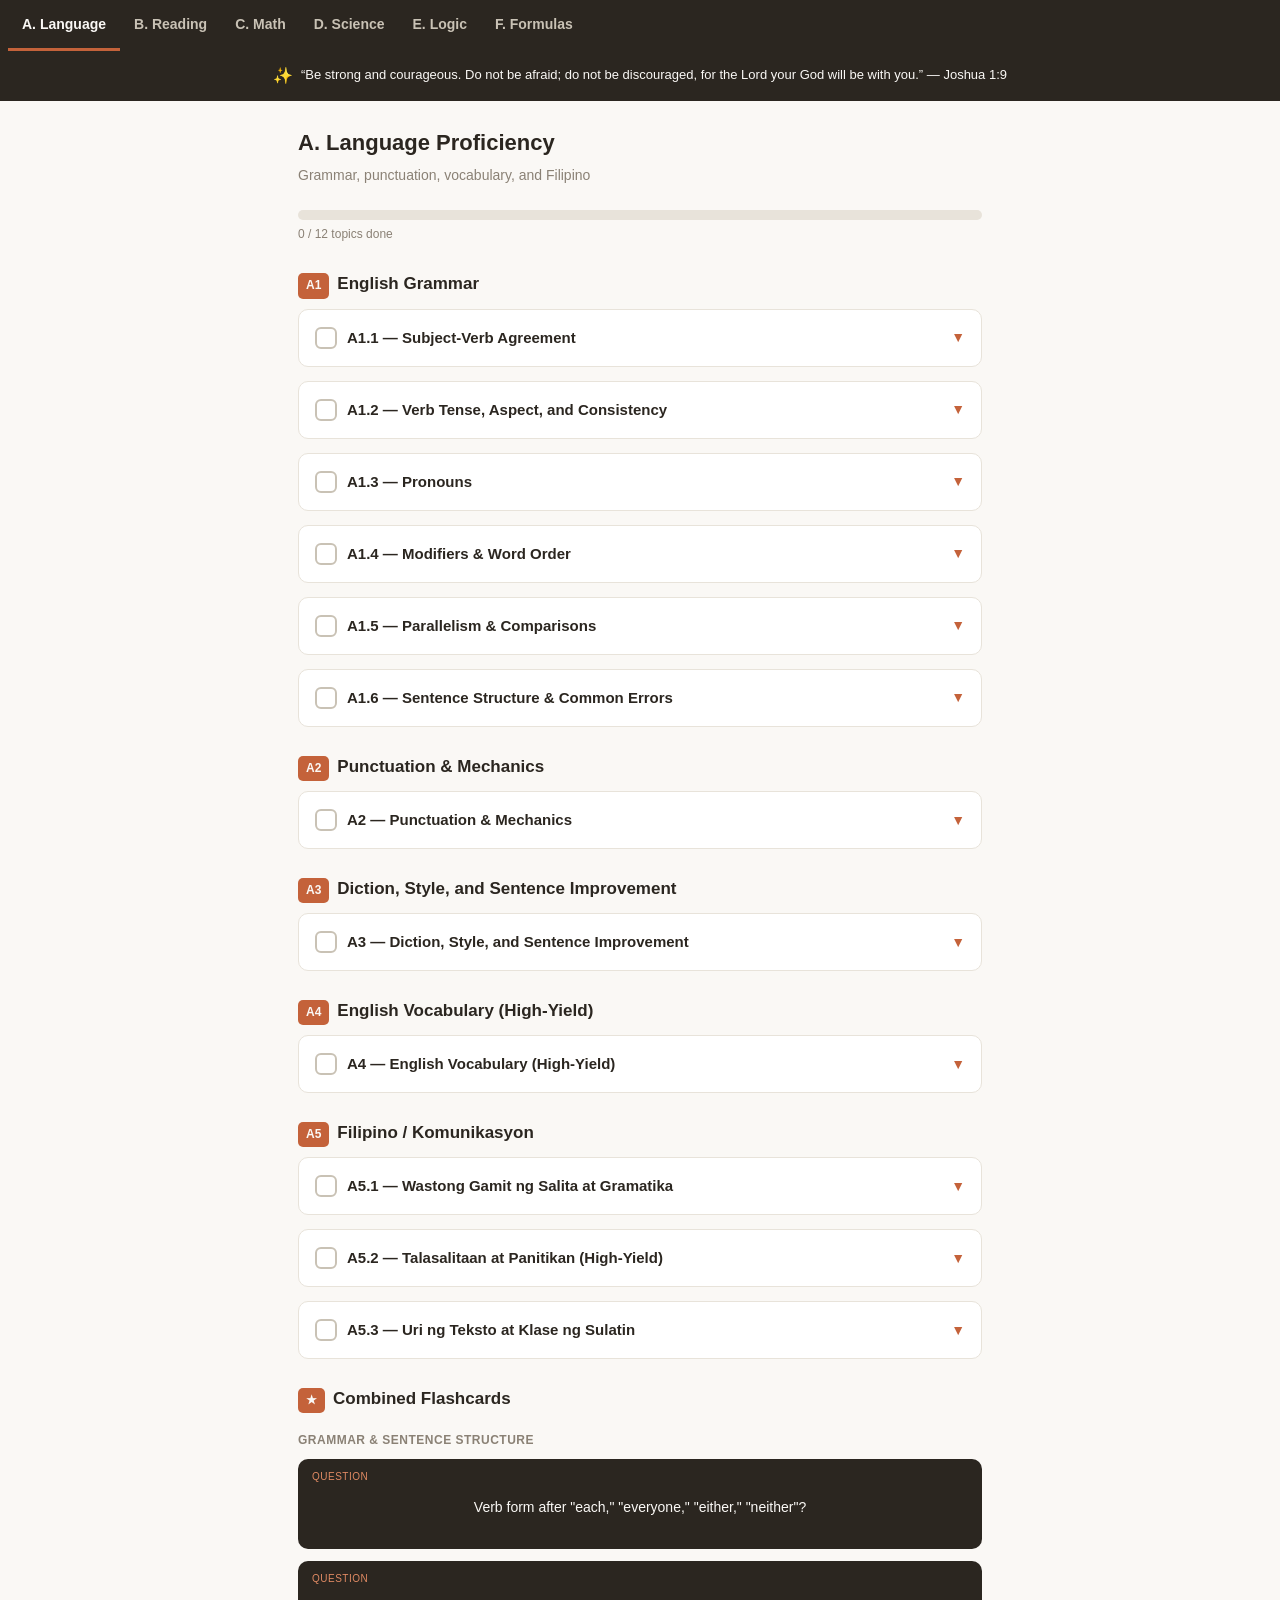
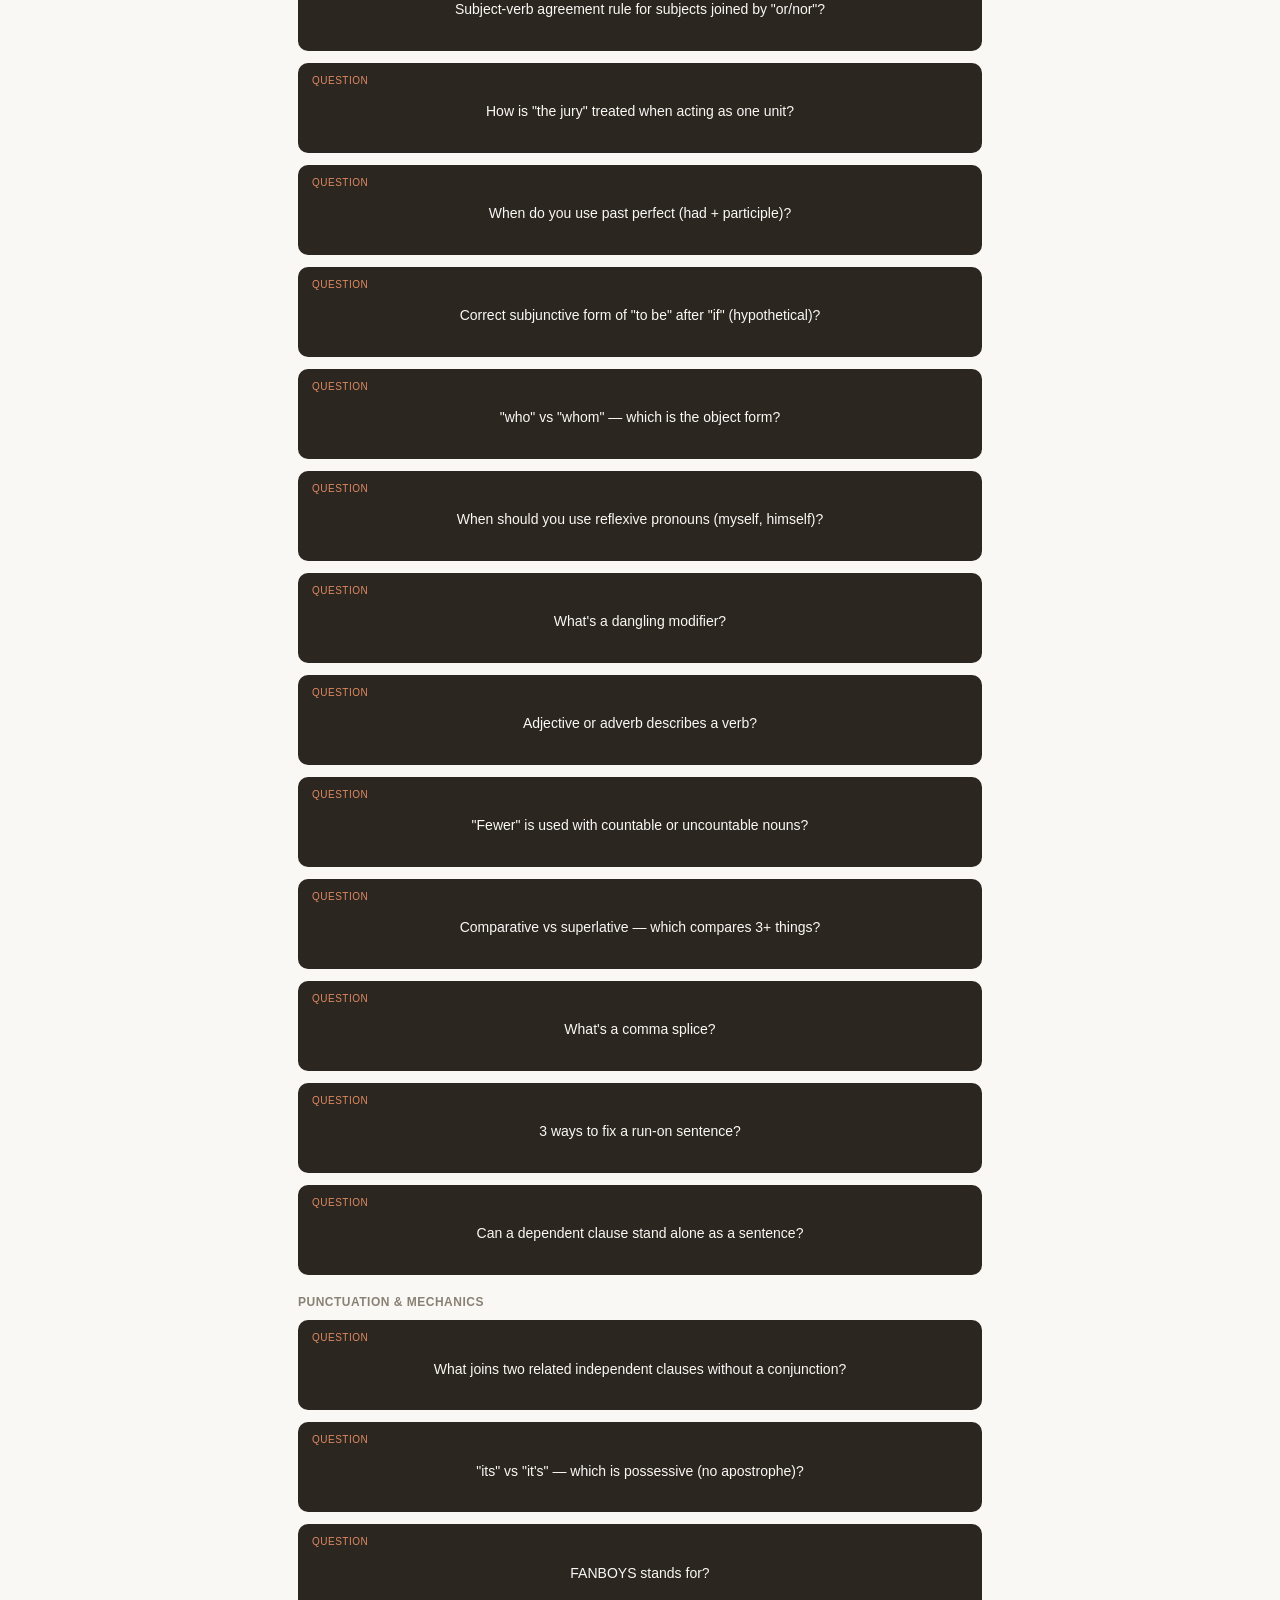
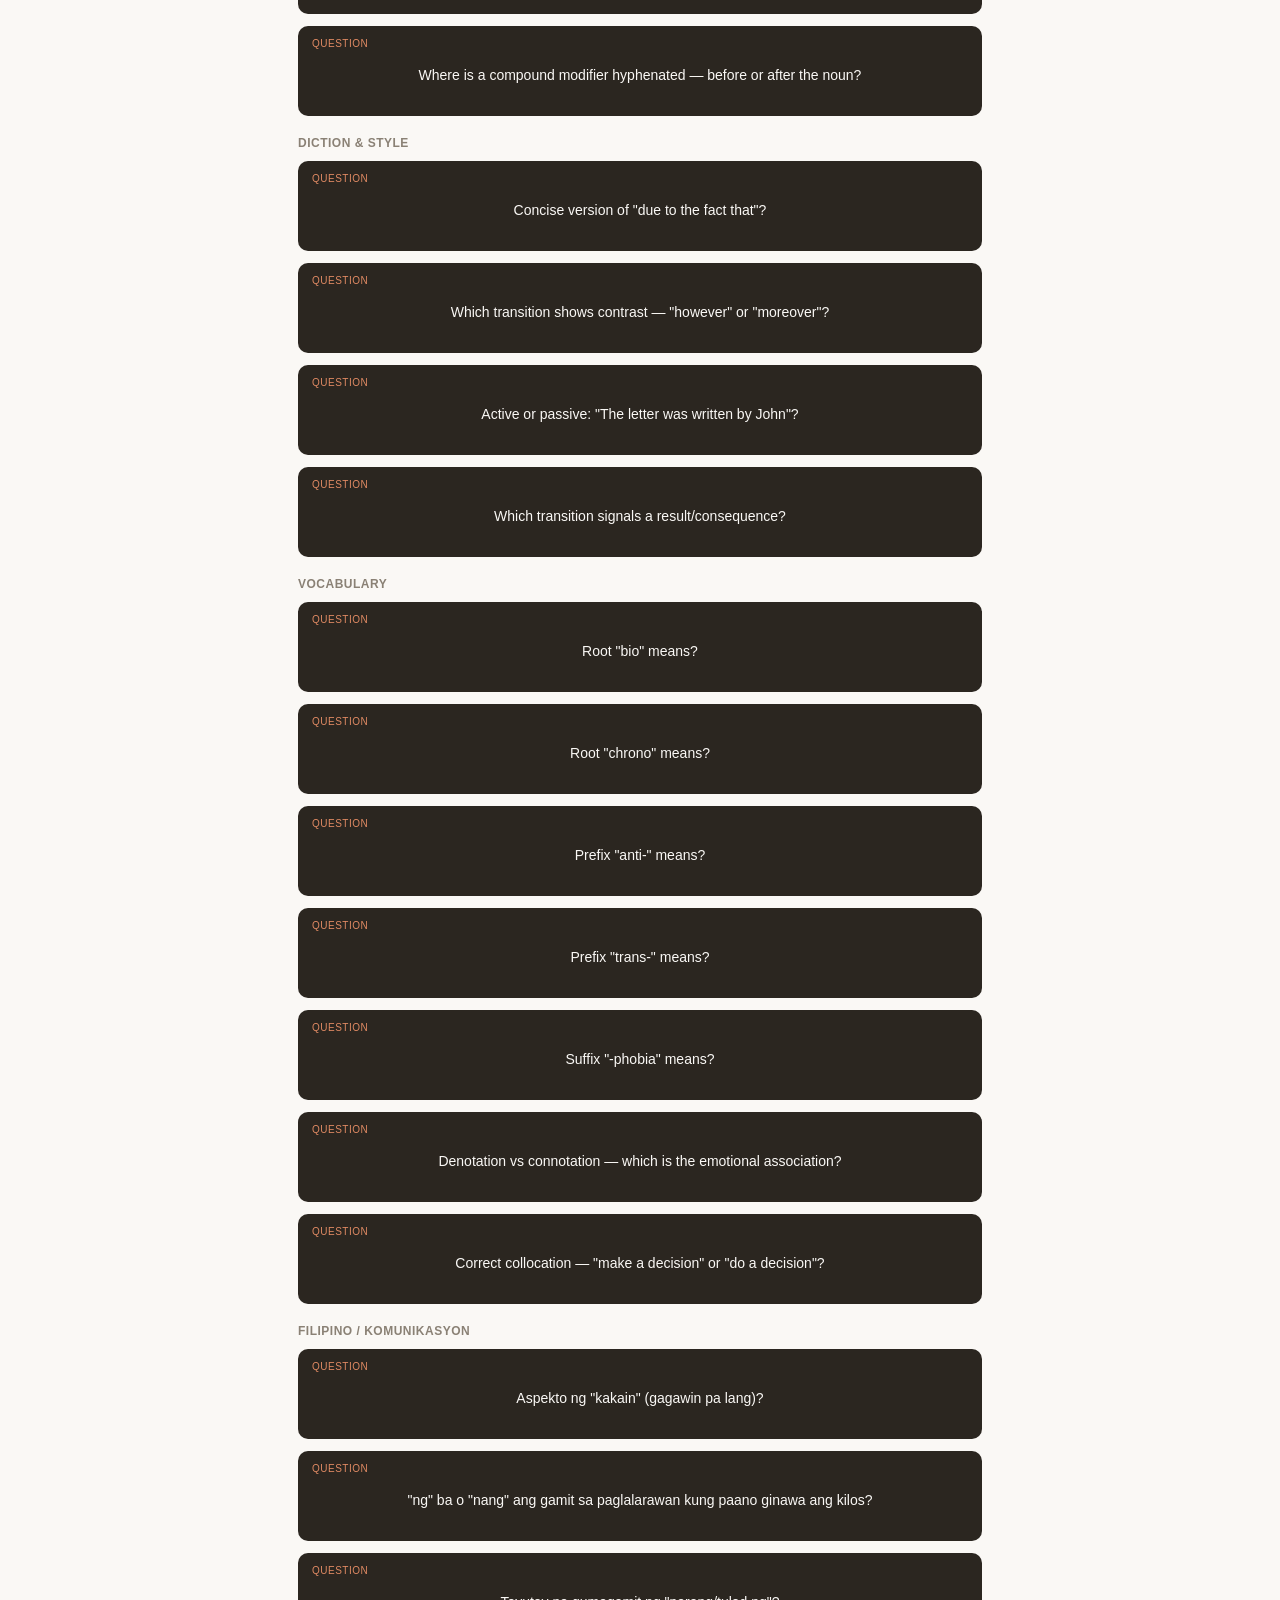
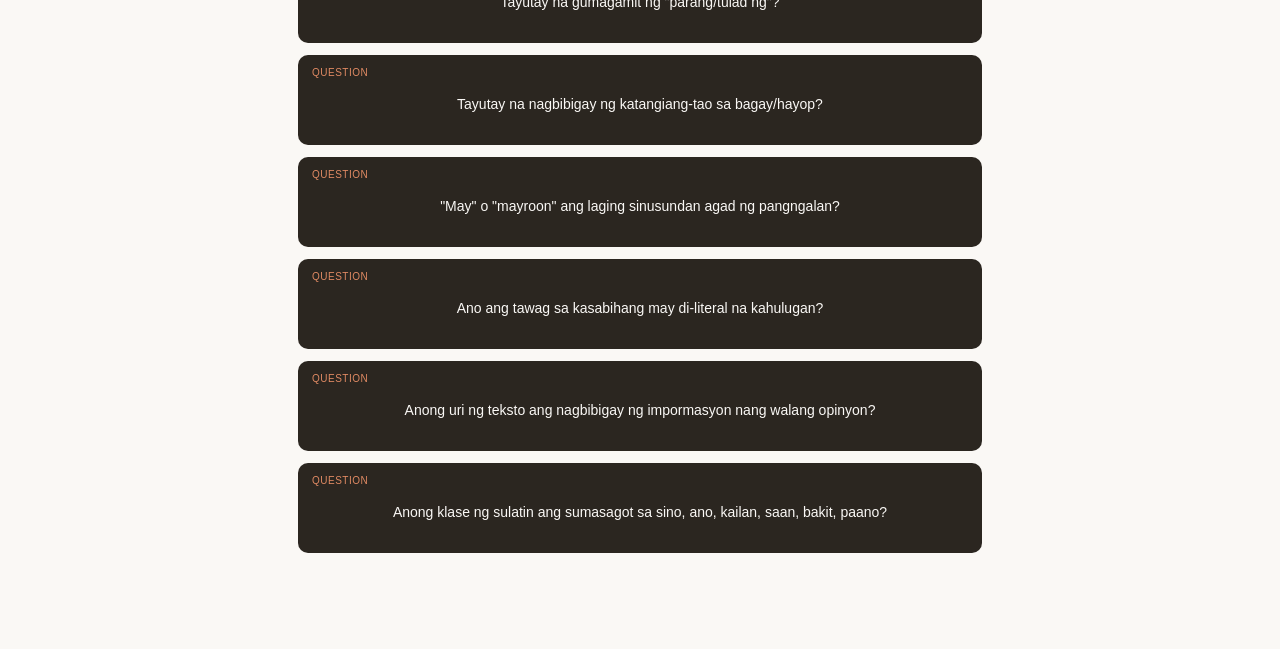
<file: index.html>
<!DOCTYPE html>
<html lang="en">
<head>
<meta charset="UTF-8">
<meta name="viewport" content="width=device-width, initial-scale=1.0">
<title>UPCAT Reviewer</title>
<link rel="stylesheet" href="style.css">
<link rel="manifest" href="manifest.json">
<meta name="theme-color" content="#2B2620">
<meta name="apple-mobile-web-app-capable" content="yes">
<meta name="apple-mobile-web-app-status-bar-style" content="black-translucent">
<meta name="apple-mobile-web-app-title" content="UPCAT">
<link rel="apple-touch-icon" href="icon-192.png">
</head>
<body>

  <nav>
    <button class="active" onclick="showSection('sectionA', this)">A. Language</button>
    <button onclick="showSection('sectionB', this)">B. Reading</button>
    <button onclick="showSection('sectionC', this)">C. Math</button>
    <button onclick="showSection('sectionD', this)">D. Science</button>
    <button onclick="showSection('sectionE', this)">E. Logic</button>
    <button onclick="showSection('sectionF', this)">F. Formulas</button>
  </nav>

  <div id="quoteBanner"><span class="quote-emoji">✨</span><span id="quoteText"></span></div>


  <section id="sectionA" class="active">
    <h1>A. Language Proficiency</h1>
    <p class="section-subtitle">Grammar, punctuation, vocabulary, and Filipino</p>
    
    <div class="progress-wrap" data-section-id="sectionA" data-total="12">
      <div class="progress-bar-track"><div class="progress-bar-fill"></div></div>
      <div class="progress-label"><span class="progress-count">0</span> / 12 topics done</div>
    </div>
    <div class="main-topic-header"><span class="tag">A1</span><h2>English Grammar</h2></div>

    <div class="topic-card" data-topic-id="A1.1">
      <div class="topic-header" onclick="toggleTopic(this)">
        <label class="done-check" onclick="event.stopPropagation()">
          <input type="checkbox" onchange="toggleDone('A1.1', this)">
          <span class="checkmark"></span>
        </label>
        <h3>A1.1 — Subject-Verb Agreement</h3>
        <span class="chevron">▼</span>
      </div>
      <div class="topic-body">
        <div class="subtabs">
          <button class="subtab-btn active" onclick="showSubtab(this, 'notes')">Notes</button>
          <button class="subtab-btn" onclick="showSubtab(this, 'practice')">Practice</button>
        </div>
        <div class="subtab-panel active" data-panel="notes">
          <div class="note-block">
            <div class="label">Meaning</div>
            <p>This rule simply says that a singular subject needs a singular verb, and a plural subject needs a plural verb. It sounds easy at first, but the exam likes to hide the real subject behind tricky words, extra phrases, or unusual sentence order — so the real skill here is learning to find the <em>true</em> subject before choosing your verb. Many students get this wrong not because they don't know the rule, but because they match the verb to the wrong word in the sentence.</p>
          </div>
<div class="note-block">
            <div class="label">Examples</div>
            <ul>
<li>"Mathematics <strong>is</strong> my hardest subject." (looks plural because of the "s," but it names one single subject)</li>
<li>"Neither the coach nor the players <strong>were</strong> happy." (the verb matches the closer subject, "players")</li>
<li>"The basket of apples <strong>is</strong> on the table." (the subject is "basket," not "apples" — "of apples" is just extra description)</li>
<li>"There <strong>are</strong> three cats in the yard." (the real subject, "cats," comes after the verb, not before)</li>
<li>"Everyone in the class <strong>is</strong> required to attend." (even though "class" sounds like a group, "everyone" is the true subject, and it's always singular)</li>
</ul>
          </div>
<div class="note-block">
            <div class="label">Application</div>
            <p>When you read a sentence, find the true subject first — cover up or ignore any describing phrases sitting between the subject and the verb, since they never affect which verb form you use. Watch out for these common traps:</p>
<ul>
<li>Words like <em>mathematics, physics, news, measles</em> look plural because they end in "s," but they act as a single, singular subject.</li>
<li>With "or/nor," the verb always agrees with whichever subject sits closest to it, not the first one mentioned.</li>
<li>Indefinite pronouns like <em>each, everyone, either, neither, somebody</em> are always treated as singular, even when they seem to refer to a group of people.</li>
<li>Amounts of money, time, or distance are usually treated as one single unit rather than counted individually — "Ten dollars is enough," not "are enough," because we're thinking of it as one amount.</li>
<li>In sentences that start with "there is/are" or "here is/are," the subject actually comes <em>after</em> the verb, so you need to find it before deciding which verb form to use.</li>
</ul>
          </div>
<div class="note-block">
            <div class="label">Explanation</div>
            <p>The confusion in this topic usually comes from something sitting between the subject and the verb, or from a sentence being flipped around so the subject appears in an unusual position. The fix is always the same, no matter how tricky the sentence looks: cross out the extra describing words, locate the one true noun that is actually doing the action, and match your verb to that noun alone. Once you build the habit of finding the "real" subject first, this becomes one of the easiest topics to get consistently right, since the rule itself never changes — only the disguise around it does.</p>
          </div>
        </div>
        <div class="subtab-panel" data-panel="practice">
          <div class="question">
            <div class="q-text"><strong>1.</strong> "The committee ___ meeting every Friday."<br>a) is b) are</div>
            <button class="reveal-btn" onclick="toggleAnswer(this)">Show Answer</button>
            <div class="answer"><strong>a) is</strong> — committee is one unit here.</div>
          </div>
<div class="question">
            <div class="q-text"><strong>2.</strong> "Neither the students nor the teacher ___ prepared for the fire drill."<br>a) was b) were</div>
            <button class="reveal-btn" onclick="toggleAnswer(this)">Show Answer</button>
            <div class="answer"><strong>a) was</strong> — agrees with "teacher" (closer subject).</div>
          </div>
<div class="question">
            <div class="q-text"><strong>3.</strong> "The box of chocolates ___ already empty."<br>a) is b) are</div>
            <button class="reveal-btn" onclick="toggleAnswer(this)">Show Answer</button>
            <div class="answer"><strong>a) is</strong> — subject is "box," not "chocolates."</div>
          </div>
<div class="question">
            <div class="q-text"><strong>4.</strong> "Everyone in the room ___ excited about the field trip."<br>a) is b) are</div>
            <button class="reveal-btn" onclick="toggleAnswer(this)">Show Answer</button>
            <div class="answer"><strong>a) is</strong> — "everyone" is always singular.</div>
          </div>
<div class="question">
            <div class="q-text"><strong>5.</strong> "There ___ several reasons why the project failed."<br>a) is b) are</div>
            <button class="reveal-btn" onclick="toggleAnswer(this)">Show Answer</button>
            <div class="answer"><strong>b) are</strong> — real subject is "reasons" (plural), found after "there."</div>
          </div>
        </div>
      </div>
    </div>

    <div class="topic-card" data-topic-id="A1.2">
      <div class="topic-header" onclick="toggleTopic(this)">
        <label class="done-check" onclick="event.stopPropagation()">
          <input type="checkbox" onchange="toggleDone('A1.2', this)">
          <span class="checkmark"></span>
        </label>
        <h3>A1.2 — Verb Tense, Aspect, and Consistency</h3>
        <span class="chevron">▼</span>
      </div>
      <div class="topic-body">
        <div class="subtabs">
          <button class="subtab-btn active" onclick="showSubtab(this, 'notes')">Notes</button>
          <button class="subtab-btn" onclick="showSubtab(this, 'practice')">Practice</button>
        </div>
        <div class="subtab-panel active" data-panel="notes">
          <div class="note-block">
            <div class="label">Meaning</div>
            <p>Tense tells you <em>when</em> something happened — past, present, or future. Aspect tells you <em>how</em> the action unfolds — whether it's finished, still going on, or connected to another moment in time. This topic checks whether you can place events correctly along a timeline and keep that timeline consistent throughout a sentence or paragraph, without accidentally jumping backward or forward for no reason.</p>
          </div>
<div class="note-block">
            <div class="label">Examples</div>
            <ul>
<li>"I <strong>have finished</strong> my project." (present perfect — the action is finished, but it still matters right now, and no exact time is mentioned)</li>
<li>"She <strong>had left</strong> before I arrived." (past perfect — this shows which of two past events happened <em>first</em>)</li>
<li>"They <strong>are studying</strong> right now." (present progressive — an action that is happening at this exact moment)</li>
<li>"By next year, I <strong>will have graduated</strong>." (future perfect — an action that will be complete before a specific point in the future)</li>
<li>"If I <strong>were</strong> taller, I would join the team." (subjunctive mood — describes a wish or a situation that isn't actually true)</li>
</ul>
          </div>
<div class="note-block">
            <div class="label">Application</div>
            <p>Ask yourself: did this happen before, during, or after another action in the sentence? If two things happened in the past but one happened clearly <em>before</em> the other, use the past perfect ("had + participle") for the earlier event, and simple past for the later one. If a sentence describes a wish, a guess, or a hypothetical situation that isn't real, use "were" instead of "was," even with subjects like "I" or "he/she" — this is called the subjunctive mood, and it's a common trap on the exam. Also pay close attention to irregular verbs (like <em>go/went/gone</em> or <em>write/wrote/written</em>), since their past tense and past participle forms don't follow the usual "-ed" pattern and are easy to mix up.</p>
          </div>
<div class="note-block">
            <div class="label">Explanation</div>
            <p>Most tense errors happen when a sentence starts off in one tense and then quietly switches to another without a good reason — for example, starting a story in the past tense and then suddenly describing an action in the present tense. To avoid this, read the whole sentence (or even the whole paragraph) as one single timeline in your head, and make sure every verb fits naturally into that same timeline unless the meaning genuinely requires a shift, like moving from something that already happened to something that is still ongoing. With practice, this becomes a matter of "listening" to whether the sentence sounds consistent, rather than memorizing complicated rules.</p>
          </div>
        </div>
        <div class="subtab-panel" data-panel="practice">
          <div class="question">
            <div class="q-text"><strong>1.</strong> "By the time the ambulance arrived, the patient ___ already passed away."<br>a) has b) had</div>
            <button class="reveal-btn" onclick="toggleAnswer(this)">Show Answer</button>
            <div class="answer"><strong>b) had</strong> — past perfect; happened before another past event.</div>
          </div>
<div class="question">
            <div class="q-text"><strong>2.</strong> Spot the error: "Yesterday, she goes to the market and bought fish."</div>
            <button class="reveal-btn" onclick="toggleAnswer(this)">Show Answer</button>
            <div class="answer"><strong></strong> "goes" should be "went" — both actions are in the past, need consistency.</div>
          </div>
<div class="question">
            <div class="q-text"><strong>3.</strong> "If I ___ you, I would apologize first."<br>a) was b) were</div>
            <button class="reveal-btn" onclick="toggleAnswer(this)">Show Answer</button>
            <div class="answer"><strong>b) were</strong> — subjunctive for hypothetical.</div>
          </div>
<div class="question">
            <div class="q-text"><strong>4.</strong> Choose the correct past participle: "The window was ___ during the storm."<br>a) broke b) broken</div>
            <button class="reveal-btn" onclick="toggleAnswer(this)">Show Answer</button>
            <div class="answer"><strong>b) broken</strong> — past participle used with "was" (passive voice).</div>
          </div>
<div class="question">
            <div class="q-text"><strong>5.</strong> "The teacher requested that every student ___ their assignment on time."<br>a) submits b) submit</div>
            <button class="reveal-btn" onclick="toggleAnswer(this)">Show Answer</button>
            <div class="answer"><strong>b) submit</strong> — subjunctive after a formal request/demand.</div>
          </div>
        </div>
      </div>
    </div>

    <div class="topic-card" data-topic-id="A1.3">
      <div class="topic-header" onclick="toggleTopic(this)">
        <label class="done-check" onclick="event.stopPropagation()">
          <input type="checkbox" onchange="toggleDone('A1.3', this)">
          <span class="checkmark"></span>
        </label>
        <h3>A1.3 — Pronouns</h3>
        <span class="chevron">▼</span>
      </div>
      <div class="topic-body">
        <div class="subtabs">
          <button class="subtab-btn active" onclick="showSubtab(this, 'notes')">Notes</button>
          <button class="subtab-btn" onclick="showSubtab(this, 'practice')">Practice</button>
        </div>
        <div class="subtab-panel active" data-panel="notes">
          <div class="note-block">
            <div class="label">Meaning</div>
            <p>A pronoun is a word that stands in for a noun so we don't have to keep repeating the same name (like using "he" instead of saying "John" every single time). This topic checks two things: first, whether you can clearly match a pronoun to the exact noun it's replacing, and second, whether you're using the correct <em>form</em> of that pronoun depending on its job in the sentence — whether it's doing the action or receiving it.</p>
          </div>
<div class="note-block">
            <div class="label">Examples</div>
            <ul>
<li>"Each student must submit <strong>his/her</strong> essay." (the pronoun matches the singular noun "each student")</li>
<li>"<strong>Whom</strong> did you call?" (object form, since "whom" is receiving the action of calling, not doing it)</li>
<li>"Please send the report to John or <strong>me</strong>." (object pronoun — not "myself," since there's no reason to use a reflexive pronoun here)</li>
<li>"My car, <strong>which</strong> is red, needs repair." (this gives extra, non-essential information about the car)</li>
<li>"The book <strong>that</strong> I borrowed is due tomorrow." (this identifies specifically which book — essential information)</li>
</ul>
          </div>
<div class="note-block">
            <div class="label">Application</div>
            <p>First, find the noun the pronoun is replacing (called its antecedent), and make sure the two match in number — singular pronoun for a singular noun, plural for plural. Second, check whether the pronoun is doing the action in the sentence (subject form: I, he, she, they, who) or receiving the action (object form: me, him, her, them, whom). A simple trick for "who" vs. "whom": if you could answer the question with "he" or "she," use "who"; if you'd answer with "him" or "her," use "whom." Only use reflexive pronouns (myself, himself, themselves) when the subject and the object of the sentence are literally the same person — never just to sound more polite or formal.</p>
          </div>
<div class="note-block">
            <div class="label">Explanation</div>
            <p>Confusion in this topic happens most often when a pronoun could refer to more than one noun in the sentence, leaving the reader unsure who or what is actually being talked about — this is called a vague or ambiguous reference, and it's a common error type tested on the exam. Another frequent mistake is using "myself" simply because it sounds more formal or polite, even though it's grammatically incorrect unless the subject and object are the same person. The best habit to build is tracing every pronoun back to one clear, specific noun before deciding which form fits — if you can't clearly identify what the pronoun refers to, the sentence likely needs to be rewritten.</p>
          </div>
        </div>
        <div class="subtab-panel" data-panel="practice">
          <div class="question">
            <div class="q-text"><strong>1.</strong> "Each of the boys forgot ___ jacket at school."<br>a) his b) their</div>
            <button class="reveal-btn" onclick="toggleAnswer(this)">Show Answer</button>
            <div class="answer"><strong>a) his</strong> — "each" is singular (traditional grammar rule).</div>
          </div>
<div class="question">
            <div class="q-text"><strong>2.</strong> "___ is going to the party tonight?"<br>a) Who b) Whom</div>
            <button class="reveal-btn" onclick="toggleAnswer(this)">Show Answer</button>
            <div class="answer"><strong>a) Who</strong> — subject of the sentence.</div>
          </div>
<div class="question">
            <div class="q-text"><strong>3.</strong> Spot the error: "The manager gave the assignment to Sarah and myself."</div>
            <button class="reveal-btn" onclick="toggleAnswer(this)">Show Answer</button>
            <div class="answer"><strong></strong> "myself" should be "me" — reflexive pronoun misused; should be object pronoun.</div>
          </div>
<div class="question">
            <div class="q-text"><strong>4.</strong> "This backpack is ___ than mine."<br>a) hers b) her</div>
            <button class="reveal-btn" onclick="toggleAnswer(this)">Show Answer</button>
            <div class="answer"><strong>a) hers</strong> — possessive pronoun (stands alone, no noun after it).</div>
          </div>
<div class="question">
            <div class="q-text"><strong>5.</strong> Identify the vague pronoun reference: "When the teacher spoke to the principal, she seemed upset." What's unclear?</div>
            <button class="reveal-btn" onclick="toggleAnswer(this)">Show Answer</button>
            <div class="answer"><strong></strong> It's unclear whether "she" refers to the teacher or the principal — needs to be rewritten with a specific name.</div>
          </div>
        </div>
      </div>
    </div>

    <div class="topic-card" data-topic-id="A1.4">
      <div class="topic-header" onclick="toggleTopic(this)">
        <label class="done-check" onclick="event.stopPropagation()">
          <input type="checkbox" onchange="toggleDone('A1.4', this)">
          <span class="checkmark"></span>
        </label>
        <h3>A1.4 — Modifiers & Word Order</h3>
        <span class="chevron">▼</span>
      </div>
      <div class="topic-body">
        <div class="subtabs">
          <button class="subtab-btn active" onclick="showSubtab(this, 'notes')">Notes</button>
          <button class="subtab-btn" onclick="showSubtab(this, 'practice')">Practice</button>
        </div>
        <div class="subtab-panel active" data-panel="notes">
          <div class="note-block">
            <div class="label">Meaning</div>
            <p>A modifier is a word or phrase that describes or gives more information about something else in the sentence — an adjective describing a noun, or an adverb describing a verb. This topic tests whether the modifier is placed close enough to the exact word it's meant to describe, because if it's too far away, the sentence can accidentally end up saying something completely different from what you intended.</p>
          </div>
<div class="note-block">
            <div class="label">Examples</div>
            <ul>
<li>Wrong: "She almost drove her kids to school every day." (this sounds like she almost did the whole activity of driving, which isn't what's meant)</li>
<li>Right: "She drove her kids to school almost every day." (now "almost" correctly describes "every day," meaning she did it on most days but not all)</li>
<li>Wrong: "Walking to school, the rain started pouring." (this literally suggests the rain was the one walking, which makes no sense)</li>
<li>Right: "Walking to school, I got caught in the rain." (now it's clear that "I" is the one walking)</li>
<li>"She sings <strong>well</strong>." (adverb, describing the verb "sings" — how she sings) vs. "She is a <strong>good</strong> singer." (adjective, describing the noun "singer" — what kind of singer she is)</li>
</ul>
          </div>
<div class="note-block">
            <div class="label">Application</div>
            <p>When you read a sentence, check exactly which word the modifier is sitting closest to — is that really the word it should be describing, or did it accidentally attach itself to the wrong one? If a sentence starts with a describing phrase (like "Walking to school..." or "After finishing the race..."), the very next word after the comma should be the person or thing actually doing that action; if it isn't, the modifier is "dangling" with nothing to attach to. Also double-check whether a word is describing an action (a verb) — which needs the adverb form (usually ending in "-ly") — or describing a person or thing (a noun) — which needs the adjective form instead.</p>
          </div>
<div class="note-block">
            <div class="label">Explanation</div>
            <p>These errors happen because English allows a fair amount of freedom in how you arrange words, which means a modifier can accidentally end up attached to the wrong part of the sentence without the writer even noticing. The fix is always the same: physically move the modifier so it sits directly next to the exact word or person it's meant to describe, or, if the sentence is missing a clear "doer" altogether, add one in. Reading a sentence slowly and literally — asking "does this actually make sense as written?" — is often enough to catch these errors, since misplaced and dangling modifiers tend to create sentences that sound a little strange or even silly once you notice them.</p>
          </div>
        </div>
        <div class="subtab-panel" data-panel="practice">
          <div class="question">
            <div class="q-text"><strong>1.</strong> Fix the misplaced modifier: "He served pizza to the guests on paper plates."</div>
            <button class="reveal-btn" onclick="toggleAnswer(this)">Show Answer</button>
            <div class="answer"><strong></strong> "He served pizza on paper plates to the guests." (the plates, not the guests, are on paper)</div>
          </div>
<div class="question">
            <div class="q-text"><strong>2.</strong> Fix the dangling modifier: "After finishing the race, a medal was given to her."</div>
            <button class="reveal-btn" onclick="toggleAnswer(this)">Show Answer</button>
            <div class="answer"><strong></strong> "After finishing the race, <strong>she</strong> was given a medal." (need a clear doer)</div>
          </div>
<div class="question">
            <div class="q-text"><strong>3.</strong> "He speaks ___ for a foreigner."<br>a) good b) well</div>
            <button class="reveal-btn" onclick="toggleAnswer(this)">Show Answer</button>
            <div class="answer"><strong>b) well</strong> — describes the verb "speaks," needs an adverb.</div>
          </div>
<div class="question">
            <div class="q-text"><strong>4.</strong> Identify the error: "I don't want no dessert tonight."</div>
            <button class="reveal-btn" onclick="toggleAnswer(this)">Show Answer</button>
            <div class="answer"><strong></strong> Double negative — should be "I don't want any dessert tonight."</div>
          </div>
<div class="question">
            <div class="q-text"><strong>5.</strong> Explain the meaning difference: "She only smiled at him" vs "Only she smiled at him."</div>
            <button class="reveal-btn" onclick="toggleAnswer(this)">Show Answer</button>
            <div class="answer"><strong></strong> First = smiling was the only thing she did (didn't speak, wave, etc.); Second = she was the only person who smiled (no one else did).</div>
          </div>
        </div>
      </div>
    </div>

    <div class="topic-card" data-topic-id="A1.5">
      <div class="topic-header" onclick="toggleTopic(this)">
        <label class="done-check" onclick="event.stopPropagation()">
          <input type="checkbox" onchange="toggleDone('A1.5', this)">
          <span class="checkmark"></span>
        </label>
        <h3>A1.5 — Parallelism & Comparisons</h3>
        <span class="chevron">▼</span>
      </div>
      <div class="topic-body">
        <div class="subtabs">
          <button class="subtab-btn active" onclick="showSubtab(this, 'notes')">Notes</button>
          <button class="subtab-btn" onclick="showSubtab(this, 'practice')">Practice</button>
        </div>
        <div class="subtab-panel active" data-panel="notes">
          <div class="note-block">
            <div class="label">Meaning</div>
            <p>Parallelism means keeping the same grammatical form for every item in a list or a pair of ideas, so the sentence flows smoothly and evenly instead of feeling awkward or lopsided. Comparisons, meanwhile, need to compare things that are actually the same <em>type</em> of thing — not accidentally compare a thing to a completely unrelated category, which is a subtle error that's easy to miss on a first read.</p>
          </div>
<div class="note-block">
            <div class="label">Examples</div>
            <ul>
<li>Wrong: "She likes reading, to write, and painting." → Right: "She likes reading, writing, and painting." (all three items now end in "-ing," matching in form)</li>
<li>Wrong: "The price of milk is higher than soda." → Right: "The price of milk is higher than <strong>that of</strong> soda." (this compares price to price, not price to an actual drink)</li>
<li>"I have <strong>less</strong> homework tonight." (uncountable — you can't count "homework" one by one) vs. "I have <strong>fewer</strong> assignments tonight." (countable — you can count assignments individually: one, two, three)</li>
<li>"She is <strong>taller</strong> than her brother." (comparative form, used when comparing exactly two people) vs. "She is the <strong>tallest</strong> in her family." (superlative form, used when comparing three or more people)</li>
<li>"Not only did he apologize, but he also <strong>offered</strong> to help." (parallel verb forms after "not only... but also")</li>
</ul>
          </div>
<div class="note-block">
            <div class="label">Application</div>
            <p>When you see a list joined by commas or the word "and," check that every single item in that list has the same grammatical shape — either all verbs in "-ing" form, all plain nouns, or all simple verbs, but not a mix of different forms. For comparison sentences, read carefully and ask yourself: "Am I comparing two genuinely similar things, or did I accidentally compare a thing to a completely different kind of thing?" For "fewer" versus "less," a quick test is to ask if you could count the item one at a time — if yes, use "fewer"; if it's more like a general amount or substance, use "less."</p>
          </div>
<div class="note-block">
            <div class="label">Explanation</div>
            <p>Parallelism errors usually happen when a writer starts a list using one grammatical form and then unconsciously drifts into a different one partway through, often without even realizing it while writing quickly. Comparison errors, on the other hand, usually happen when a sentence accidentally drops an important connecting word (like "that of" or "compared to"), causing the two sides of the comparison to no longer match up logically, even though the sentence might still "sound fine" on a quick read. The best way to catch both types of errors is to slow down and read the sentence item by item, or side by side for comparisons, rather than reading the whole thing quickly as one block.</p>
          </div>
        </div>
        <div class="subtab-panel" data-panel="practice">
          <div class="question">
            <div class="q-text"><strong>1.</strong> Fix the parallelism error: "The recipe requires mixing the batter, to preheat the oven, and greasing the pan."</div>
            <button class="reveal-btn" onclick="toggleAnswer(this)">Show Answer</button>
            <div class="answer"><strong></strong> "...mixing the batter, preheating the oven, and greasing the pan."</div>
          </div>
<div class="question">
            <div class="q-text"><strong>2.</strong> "I have ___ homework tonight than I did yesterday."<br>a) fewer b) less</div>
            <button class="reveal-btn" onclick="toggleAnswer(this)">Show Answer</button>
            <div class="answer"><strong>b) less</strong> — homework is uncountable.</div>
          </div>
<div class="question">
            <div class="q-text"><strong>3.</strong> Fix the illogical comparison: "The population of Manila is larger than Cebu."</div>
            <button class="reveal-btn" onclick="toggleAnswer(this)">Show Answer</button>
            <div class="answer"><strong></strong> "The population of Manila is larger than <strong>that of</strong> Cebu." (comparing population to population)</div>
          </div>
<div class="question">
            <div class="q-text"><strong>4.</strong> "Of the two answers, this one is ___."<br>a) better b) best</div>
            <button class="reveal-btn" onclick="toggleAnswer(this)">Show Answer</button>
            <div class="answer"><strong>a) better</strong> — comparative, only 2 items being compared.</div>
          </div>
<div class="question">
            <div class="q-text"><strong>5.</strong> Fix: "He is both intelligent and a hard worker."</div>
            <button class="reveal-btn" onclick="toggleAnswer(this)">Show Answer</button>
            <div class="answer"><strong></strong> "He is both intelligent and hard-working." (parallel adjective forms) — or "He is both an intelligent person and a hard worker" (parallel nouns).</div>
          </div>
        </div>
      </div>
    </div>

    <div class="topic-card" data-topic-id="A1.6">
      <div class="topic-header" onclick="toggleTopic(this)">
        <label class="done-check" onclick="event.stopPropagation()">
          <input type="checkbox" onchange="toggleDone('A1.6', this)">
          <span class="checkmark"></span>
        </label>
        <h3>A1.6 — Sentence Structure & Common Errors</h3>
        <span class="chevron">▼</span>
      </div>
      <div class="topic-body">
        <div class="subtabs">
          <button class="subtab-btn active" onclick="showSubtab(this, 'notes')">Notes</button>
          <button class="subtab-btn" onclick="showSubtab(this, 'practice')">Practice</button>
        </div>
        <div class="subtab-panel active" data-panel="notes">
          <div class="note-block">
            <div class="label">Meaning</div>
            <p>This topic checks whether you can tell a truly complete sentence apart from a broken one — either too short and unfinished (called a fragment) or two full sentences squeezed together incorrectly without the right connector (called a run-on). Being able to spot these quickly is one of the most practical skills for both grammar questions and for improving your own writing.</p>
          </div>
<div class="note-block">
            <div class="label">Examples</div>
            <ul>
<li>Fragment: "Because she was exhausted." (this leaves us hanging — we know <em>why</em>, but not <em>what happened</em> as a result)</li>
<li>Complete: "Because she was exhausted, she went to bed early." (now the sentence delivers a full, complete thought)</li>
<li>Run-on/comma splice: "I like pizza, I eat it every week." (two complete sentences joined by only a comma, which isn't strong enough on its own)</li>
<li>Fixed: "I like pizza. I eat it every week." or "I like pizza, <strong>and</strong> I eat it every week." or "I like pizza; I eat it every week."</li>
<li>Voice inconsistency: "He cooked dinner, and the dishes were washed by her." → Fixed: "He cooked dinner, and she washed the dishes." (both halves now use active voice)</li>
</ul>
          </div>
<div class="note-block">
            <div class="label">Application</div>
            <p>Read the sentence and ask yourself: does it have a clear subject, a verb, and a complete thought that could stand on its own? If a sentence starts with a word like "because," "although," "since," or "when," and nothing else follows to complete the thought, it's a fragment. If you notice two complete sentences joined by nothing but a comma, that's a comma splice — you'll need to fix it using a period, a semicolon, or a proper conjunction like "and," "but," or "so" instead. It also helps to check that the whole sentence stays in the same voice throughout — either both halves active (subject does the action) or both passive (subject receives the action), rather than mixing the two.</p>
          </div>
<div class="note-block">
            <div class="label">Explanation</div>
            <p>Fragments happen because a dependent clause — one that starts with a word like "although" or "because" — can sound like it's expressing a complete idea, when in reality it's "leaning" on a main clause that never actually shows up in the sentence. Run-ons happen for the opposite reason: when we write quickly, we sometimes connect two genuinely complete ideas using just a comma, when the relationship between them actually needs a stronger connector to hold them together properly. Learning to tell the difference between a clause that can "stand on its own" (independent) and one that needs support from another clause (dependent) is really the key skill that solves both of these common problems at once.</p>
          </div>
        </div>
        <div class="subtab-panel" data-panel="practice">
          <div class="question">
            <div class="q-text"><strong>1.</strong> Is this a fragment or a complete sentence? "Since the store was closed."</div>
            <button class="reveal-btn" onclick="toggleAnswer(this)">Show Answer</button>
            <div class="answer"><strong></strong> Fragment — dependent clause with no main clause attached.</div>
          </div>
<div class="question">
            <div class="q-text"><strong>2.</strong> Fix the run-on: "The exam was difficult many students struggled to finish."</div>
            <button class="reveal-btn" onclick="toggleAnswer(this)">Show Answer</button>
            <div class="answer"><strong></strong> "The exam was difficult; many students struggled to finish." (or use a period, or add "so")</div>
          </div>
<div class="question">
            <div class="q-text"><strong>3.</strong> Fix the faulty coordination: "She studied hard, and she failed the test."</div>
            <button class="reveal-btn" onclick="toggleAnswer(this)">Show Answer</button>
            <div class="answer"><strong></strong> "<strong>Although</strong> she studied hard, she failed the test." (contrast, not addition)</div>
          </div>
<div class="question">
            <div class="q-text"><strong>4.</strong> Fix the voice inconsistency: "The teacher graded the essays, and the feedback was given by her the next day."</div>
            <button class="reveal-btn" onclick="toggleAnswer(this)">Show Answer</button>
            <div class="answer"><strong></strong> "The teacher graded the essays, and she gave the feedback the next day."</div>
          </div>
<div class="question">
            <div class="q-text"><strong>5.</strong> Identify which is an independent clause: "Although he was tired" or "He was tired."</div>
            <button class="reveal-btn" onclick="toggleAnswer(this)">Show Answer</button>
            <div class="answer"><strong></strong> "He was tired" — it can stand alone; "Although he was tired" is dependent (needs a main clause).</div>
          </div>
        </div>
      </div>
    </div>
<div class="main-topic-header"><span class="tag">A2</span><h2>Punctuation & Mechanics</h2></div>

    <div class="topic-card" data-topic-id="A2">
      <div class="topic-header" onclick="toggleTopic(this)">
        <label class="done-check" onclick="event.stopPropagation()">
          <input type="checkbox" onchange="toggleDone('A2', this)">
          <span class="checkmark"></span>
        </label>
        <h3>A2 — Punctuation & Mechanics</h3>
        <span class="chevron">▼</span>
      </div>
      <div class="topic-body">
        <div class="subtabs">
          <button class="subtab-btn active" onclick="showSubtab(this, 'notes')">Notes</button>
          <button class="subtab-btn" onclick="showSubtab(this, 'practice')">Practice</button>
        </div>
        <div class="subtab-panel active" data-panel="notes">
          <div class="note-block">
            <div class="label">Meaning</div>
            <p>This topic covers the small but powerful marks — commas, semicolons, colons, apostrophes, hyphens — that hold a sentence together and shape its meaning. Even though these marks are tiny, using the wrong one can genuinely confuse the reader or change what a sentence actually means, which is why each mark has one specific, consistent job that it's meant to do, and mixing them up is the most common mistake students make on this topic.</p>
          </div>
<div class="note-block">
            <div class="label">Examples</div>
            <ul>
<li>Comma: "After the game, we went home." (used after an introductory phrase, before the main part of the sentence begins)</li>
<li>Semicolon: "I have a test tomorrow; I need to study." (joins two closely related, complete sentences without needing a conjunction like "and")</li>
<li>Colon: "She packed three things: a book, a jacket, and snacks." (introduces a list, but only works after a sentence that could already stand complete on its own)</li>
<li>Apostrophe: "<strong>It's</strong> almost time for dinner, and the dog wagged <strong>its</strong> tail." (it's = it is/it has; its = possessive form, and it never takes an apostrophe)</li>
<li>Hyphen: "a <strong>well-known</strong> author" (hyphenated when the two describing words come directly before the noun) vs. "the author is <strong>well known</strong>" (no hyphen needed when the words come after the noun instead)</li>
</ul>
          </div>
<div class="note-block">
            <div class="label">Application</div>
            <p>Before using a semicolon or a colon, always check what comes <em>right before</em> it — is that part a complete sentence on its own? If yes, both marks can work there; if not, you likely need a comma instead. Before writing "it's," pause and ask yourself if you actually mean "it is" — if the answer is no, you almost certainly want "its" instead, with no apostrophe at all. When two describing words are working together directly in front of a noun (like "well-known author" or "fast-moving car"), connect them with a hyphen; but if those same words appear <em>after</em> the noun instead, the hyphen is dropped.</p>
          </div>
<div class="note-block">
            <div class="label">Explanation</div>
            <p>Most punctuation mistakes happen because these marks get treated as if they're interchangeable, when in fact each one carries a slightly different "strength" or purpose — a comma is the weakest connector, a semicolon is stronger and joins two complete ideas, and a colon works almost like an announcement, introducing something that follows. The most reliable trick for mastering this topic is to always check what comes immediately before the punctuation mark: is it a complete thought, or not? That single question usually tells you exactly which mark actually belongs there, without needing to memorize a long list of separate rules.</p>
          </div>
        </div>
        <div class="subtab-panel" data-panel="practice">
          <div class="question">
            <div class="q-text"><strong>1.</strong> Choose correctly: "___ almost time for dinner, and the dog wagged ___ tail."</div>
            <button class="reveal-btn" onclick="toggleAnswer(this)">Show Answer</button>
            <div class="answer"><strong></strong> "<strong>It's</strong> almost time for dinner, and the dog wagged <strong>its</strong> tail."</div>
          </div>
<div class="question">
            <div class="q-text"><strong>2.</strong> Fix the colon error: "My favorite subjects are: math, science, and English."</div>
            <button class="reveal-btn" onclick="toggleAnswer(this)">Show Answer</button>
            <div class="answer"><strong></strong> "My favorite subjects are math, science, and English." (no colon — "are" isn't a complete clause on its own before a list)</div>
          </div>
<div class="question">
            <div class="q-text"><strong>3.</strong> Choose the correct word: "The rainy weather will surely ___ our travel plans."<br>a) affect b) effect</div>
            <button class="reveal-btn" onclick="toggleAnswer(this)">Show Answer</button>
            <div class="answer"><strong>a) affect</strong> — verb meaning "to influence."</div>
          </div>
<div class="question">
            <div class="q-text"><strong>4.</strong> Punctuate correctly: "I woke up early I had a big exam that day"</div>
            <button class="reveal-btn" onclick="toggleAnswer(this)">Show Answer</button>
            <div class="answer"><strong></strong> "I woke up early; I had a big exam that day." (or use a period, or "because")</div>
          </div>
<div class="question">
            <div class="q-text"><strong>5.</strong> Choose the correct hyphenation: "The (well known / well-known) singer performed live." vs. "The singer is (well known / well-known)."</div>
            <button class="reveal-btn" onclick="toggleAnswer(this)">Show Answer</button>
            <div class="answer"><strong></strong> "The <strong>well-known</strong> singer performed live." (before noun — hyphenated) / "The singer is <strong>well known</strong>." (after — no hyphen)</div>
          </div>
        </div>
      </div>
    </div>
<div class="main-topic-header"><span class="tag">A3</span><h2>Diction, Style, and Sentence Improvement</h2></div>

    <div class="topic-card" data-topic-id="A3">
      <div class="topic-header" onclick="toggleTopic(this)">
        <label class="done-check" onclick="event.stopPropagation()">
          <input type="checkbox" onchange="toggleDone('A3', this)">
          <span class="checkmark"></span>
        </label>
        <h3>A3 — Diction, Style, and Sentence Improvement</h3>
        <span class="chevron">▼</span>
      </div>
      <div class="topic-body">
        <div class="subtabs">
          <button class="subtab-btn active" onclick="showSubtab(this, 'notes')">Notes</button>
          <button class="subtab-btn" onclick="showSubtab(this, 'practice')">Practice</button>
        </div>
        <div class="subtab-panel active" data-panel="notes">
          <div class="note-block">
            <div class="label">Meaning</div>
            <p>This topic is about writing clearly and directly — cutting out unnecessary words, choosing an appropriate tone for the situation, and picking the version of a sentence that expresses the same idea in the clearest, most effective way possible. These often show up as "which of the following sentences is the best revision?" type questions, which test not just correctness, but overall quality and clarity of writing.</p>
          </div>
<div class="note-block">
            <div class="label">Examples</div>
            <ul>
<li>Wordy: "due to the fact that" → Concise: "because" (says the exact same thing in far fewer words)</li>
<li>Informal: "The results were kinda surprising." → Formal: "The results were somewhat surprising." (more appropriate for academic or professional writing)</li>
<li>Vague: "The situation was bad." → Precise: "The economy entered a recession." (gives the reader an actual, specific picture instead of a vague feeling)</li>
<li>Passive: "The plan was approved by the committee." → Active: "The committee approved the plan." (more direct, and usually a few words shorter too)</li>
<li>Contrast transition: "The team trained hard every day; <strong>however</strong>, they still lost." (signals that the second idea goes against what you'd expect from the first)</li>
</ul>
          </div>
<div class="note-block">
            <div class="label">Application</div>
            <p>When revising a sentence, first scan for wordy or padded phrases that could be shortened without losing any of the original meaning — common culprits include "due to the fact that," "in order to," and "at this point in time." Next, check the overall tone: does it match a formal or academic setting, or does it accidentally slip into casual, spoken-style language? It's also worth checking whether a sentence would sound clearer written in active voice (where the subject directly performs the action) rather than passive voice (where the subject receives the action instead), unless there's a specific reason to keep it passive, such as when the doer of the action is unknown or unimportant. Finally, when a question asks you to pick the best transition word, match it carefully to the actual relationship between the two ideas — is it a contrast, a result, an addition, or an example?</p>
          </div>
<div class="note-block">
            <div class="label">Explanation</div>
            <p>Wordiness and vague language tend to creep into writing simply because we're used to speaking casually in everyday conversation, but formal or academic writing generally rewards being direct and specific instead. Active voice tends to read more clearly because it always tells you exactly who is doing what, while passive voice can sometimes hide that information or make a sentence feel a little more distant and roundabout. The central skill being tested throughout this whole topic is really just one simple question, applied over and over: "Can this idea be expressed in fewer, clearer words, without losing any of its original meaning?"</p>
          </div>
        </div>
        <div class="subtab-panel" data-panel="practice">
          <div class="question">
            <div class="q-text"><strong>1.</strong> Make this concise: "Due to the fact that traffic was heavy, we arrived late."</div>
            <button class="reveal-btn" onclick="toggleAnswer(this)">Show Answer</button>
            <div class="answer"><strong></strong> "Because traffic was heavy, we arrived late."</div>
          </div>
<div class="question">
            <div class="q-text"><strong>2.</strong> Choose the best transition: "The team trained rigorously every day; ___, they still lost in the finals."<br>a) therefore b) however c) for example</div>
            <button class="reveal-btn" onclick="toggleAnswer(this)">Show Answer</button>
            <div class="answer"><strong>b) however</strong> — signals contrast (they trained hard, but still lost).</div>
          </div>
<div class="question">
            <div class="q-text"><strong>3.</strong> Rewrite in formal tone: "The teacher was kinda annoyed with the noisy class."</div>
            <button class="reveal-btn" onclick="toggleAnswer(this)">Show Answer</button>
            <div class="answer"><strong></strong> "The teacher was somewhat annoyed with the noisy class." (or "visibly annoyed")</div>
          </div>
<div class="question">
            <div class="q-text"><strong>4.</strong> Which sentence is more precise? a) "The weather was bad during the trip." b) "Heavy rains and strong winds disrupted the trip."</div>
            <button class="reveal-btn" onclick="toggleAnswer(this)">Show Answer</button>
            <div class="answer"><strong>b)</strong> — more specific and precise word choice.</div>
          </div>
<div class="question">
            <div class="q-text"><strong>5.</strong> Convert to active voice: "The award was given to her by the committee."</div>
            <button class="reveal-btn" onclick="toggleAnswer(this)">Show Answer</button>
            <div class="answer"><strong></strong> "The committee gave her the award."</div>
          </div>
        </div>
      </div>
    </div>
<div class="main-topic-header"><span class="tag">A4</span><h2>English Vocabulary (High-Yield)</h2></div>

    <div class="topic-card" data-topic-id="A4">
      <div class="topic-header" onclick="toggleTopic(this)">
        <label class="done-check" onclick="event.stopPropagation()">
          <input type="checkbox" onchange="toggleDone('A4', this)">
          <span class="checkmark"></span>
        </label>
        <h3>A4 — English Vocabulary (High-Yield)</h3>
        <span class="chevron">▼</span>
      </div>
      <div class="topic-body">
        <div class="subtabs">
          <button class="subtab-btn active" onclick="showSubtab(this, 'notes')">Notes</button>
          <button class="subtab-btn" onclick="showSubtab(this, 'practice')">Practice</button>
        </div>
        <div class="subtab-panel active" data-panel="notes">
          <div class="note-block">
            <div class="label">Meaning</div>
            <p>Vocabulary questions on the UPCAT rarely test pure memorization of a long word list. Instead, they check whether you can work out the meaning of an unfamiliar word using clues in the surrounding sentence, or by recognizing familiar word parts — roots, prefixes, and suffixes — that show up again and again across many different English words. This makes vocabulary less about memorizing and more about developing a flexible, reusable skill.</p>
          </div>
<div class="note-block">
            <div class="label">Examples</div>
            <ul>
<li>Definition clue: "Her <em>loquacious</em> nature, or tendency to talk a lot, made her popular." (the meaning is basically handed to you, right there in the sentence)</li>
<li>Contrast clue: "Unlike her <em>taciturn</em> brother, she never stopped talking." (an opposite word nearby — "never stopped talking" — hints that taciturn means quiet or reserved)</li>
<li>Example clue: "<em>Cephalopods</em>, such as octopuses and squids, are highly intelligent creatures." (the specific examples given help you understand what category of animal is being described)</li>
<li>Root: "bio" (life) → biology (study of life), biography (writing about someone's life)</li>
<li>Prefix: "trans-" (across) → transport (carry across), transatlantic (across the Atlantic)</li>
<li>Collocation: "conduct research" (the natural, correct pairing) vs. "make research" (sounds logical, but is not how native speakers actually phrase it)</li>
</ul>
          </div>
<div class="note-block">
            <div class="label">Application</div>
            <p>When you come across an unfamiliar word, first look closely at the surrounding sentence — is the meaning explained directly, hinted at through an example, or suggested through an opposite word nearby? If there's no obvious clue in the sentence, try breaking the word itself into smaller parts: does it contain a root, prefix, or suffix that you already recognize from other words you know? For collocation-style questions, keep in mind that certain word pairings simply become "the accepted way" native English speakers phrase things, even if a different combination might seem just as logical or grammatically fine on paper.</p>
          </div>
<div class="note-block">
            <div class="label">Explanation</div>
            <p>The exam tests vocabulary this particular way because it mirrors real, everyday reading — in real life, you won't always know every single word you come across, but you can usually still work out its approximate meaning using the context around it or the word's structure. Practicing common roots, prefixes, and suffixes essentially gives you a reusable toolkit that you can apply to completely new, unfamiliar words you've never seen before, which turns out to be a far more powerful and lasting strategy than trying to memorize one long, fixed vocabulary list.</p>
          </div>
        </div>
        <div class="subtab-panel" data-panel="practice">
          <div class="question">
            <div class="q-text"><strong>1.</strong> "The professor's <em>loquacious</em> lecturing style meant class always ran overtime because he simply couldn't stop talking." What does "loquacious" mean?</div>
            <button class="reveal-btn" onclick="toggleAnswer(this)">Show Answer</button>
            <div class="answer"><strong></strong> Talkative/wordy (definition clue given directly in the sentence).</div>
          </div>
<div class="question">
            <div class="q-text"><strong>2.</strong> Root "cred" relates to: a) believe b) write c) people</div>
            <button class="reveal-btn" onclick="toggleAnswer(this)">Show Answer</button>
            <div class="answer"><strong>a) believe</strong> (e.g., credible, credit)</div>
          </div>
<div class="question">
            <div class="q-text"><strong>3.</strong> Which sentence uses the correct collocation? a) "She made a research on frogs." b) "She conducted research on frogs."</div>
            <button class="reveal-btn" onclick="toggleAnswer(this)">Show Answer</button>
            <div class="answer"><strong>b)</strong> — "conduct research" is the correct collocation.</div>
          </div>
<div class="question">
            <div class="q-text"><strong>4.</strong> Identify the connotation: which word has a more negative connotation — "assertive" or "pushy"? (Both can describe someone who states opinions firmly.)</div>
            <button class="reveal-btn" onclick="toggleAnswer(this)">Show Answer</button>
            <div class="answer"><strong></strong> "Pushy" has the more negative connotation.</div>
          </div>
<div class="question">
            <div class="q-text"><strong>5.</strong> Prefix "trans-" means: a) under b) across c) before</div>
            <button class="reveal-btn" onclick="toggleAnswer(this)">Show Answer</button>
            <div class="answer"><strong>b) across</strong> (e.g., transport, transatlantic)</div>
          </div>
        </div>
      </div>
    </div>
<div class="main-topic-header"><span class="tag">A5</span><h2>Filipino / Komunikasyon</h2></div>

    <div class="topic-card" data-topic-id="A5.1">
      <div class="topic-header" onclick="toggleTopic(this)">
        <label class="done-check" onclick="event.stopPropagation()">
          <input type="checkbox" onchange="toggleDone('A5.1', this)">
          <span class="checkmark"></span>
        </label>
        <h3>A5.1 — Wastong Gamit ng Salita at Gramatika</h3>
        <span class="chevron">▼</span>
      </div>
      <div class="topic-body">
        <div class="subtabs">
          <button class="subtab-btn active" onclick="showSubtab(this, 'notes')">Notes</button>
          <button class="subtab-btn" onclick="showSubtab(this, 'practice')">Practice</button>
        </div>
        <div class="subtab-panel active" data-panel="notes">
          <div class="note-block">
            <div class="label">Meaning</div>
            <p>Sinusuri ng paksang ito kung nagagamit mo nang tama ang mga salita at panandang Filipino tulad ng "ng/nang" at "may/mayroon," pati na rin kung nauunawaan mo ang aspekto (kung kailan naganap ang kilos) at pokus (kung sino/ano ang binibigyang-diin) ng pandiwa. Bagama't kilala natin ang mga salitang ito dahil ginagamit natin ito araw-araw, iba ang kailangan kapag sinusuri ito nang pormal sa isang pagsusulit — kailangang alam mo ang eksaktong tuntunin, hindi lang ang "pakiramdam" kung ano ang tama.</p>
          </div>
<div class="note-block">
            <div class="label">Halimbawa</div>
            <ul>
<li>Aspekto: "kumakain" (imperpektibo, ginagawa ngayon o paulit-ulit) vs. "kakain" (kontemplatibo, gagawin pa lang) vs. "kumain" (perpektibo, tapos na)</li>
<li>Pokus: "<strong>Kumain</strong> si Maria ng kanin." (diin kay Maria, ang gumawa ng kilos — pokus sa tagaganap) vs. "<strong>Kinain</strong> ni Maria ang kanin." (diin sa kanin, ang binigyang-pansin — pokus sa layon)</li>
<li>"ng" laban sa "nang": "Bumili <strong>ng</strong> tinapay si Ana." (ang "ng" dito ay panandang pambalana, nagpapakita ng layon ng bumili) vs. "Sumigaw siya <strong>nang</strong> malakas." (ang "nang" dito ay naglalarawan kung paano sumigaw — parang pang-abay)</li>
<li>"May" laban sa "mayroon": "<strong>May</strong> pagkain sa mesa." (agad-agad sinundan ng pangngalang "pagkain," walang ibang salita sa pagitan) vs. "<strong>Mayroon</strong> akong pagkain." (maaaring may salitang "akong" sa pagitan bago ang pangngalan)</li>
<li>"Rin/din": "Pumunta <strong>rin</strong> siya sa palengke." (gamit ang "rin" dahil ang naunang salitang "siya" ay nagtatapos sa patinig na "a")</li>
</ul>
          </div>
<div class="note-block">
            <div class="label">Aplikasyon</div>
            <p>Kapag nagbabasa ng pangungusap, tingnan muna kung nagsasabi ito ng tapos na kilos, ginagawa pa, o gagawin pa lang — iyan ang aspekto ng pandiwa. Pagkatapos, alamin kung sino o ano talaga ang binibigyang-diin ng buong pangungusap — kung ang sagot ay ang gumagawa ng kilos, ito ay pokus sa tagaganap; kung ang binibigyang-diin ay ang bagay na tinatamaan ng kilos, ito ay pokus sa layon. Para naman sa "ng" laban sa "nang," gamitin ang madaling pagsubok: tanungin sa sarili kung ang salita ay nagpapakita ng pagmamay-ari o layon (gamitin ang "ng"), o kung ito ay sumasagot sa tanong na "paano" o "kailan" ginawa ang kilos (gamitin ang "nang").</p>
          </div>
<div class="note-block">
            <div class="label">Paliwanag</div>
            <p>Karaniwang nalilito ang mga mag-aaral sa mga salitang ito dahil magkatulad ang tunog kapag binibigkas — halos hindi mahahalata ang pagkakaiba ng "ng" at "nang" sa pandinig, gayundin ang "may" at "mayroon." Ang susi upang matandaan ang tamang gamit ay tandaan ang <em>gawain</em> ng bawat salita sa halip na ang tunog nito: ang "ng" ay palaging kasunod agad ng pangalan o layon ng kilos, samantalang ang "nang" ay sumasagot sa tanong na "paano" o "kailan." Sa parehong paraan, ang "may" ay hindi kailanman nag-iisa sa isang pangungusap — laging may kasunod na salita agad, habang ang "mayroon" ay mas flexible at maaaring paghiwalayin ng ibang salita bago ang pangngalan.</p>
          </div>
        </div>
        <div class="subtab-panel" data-panel="practice">
          <div class="question">
            <div class="q-text"><strong>1.</strong> Anong aspekto ng pandiwa ang ginamit sa "Nag-aaral siya sa silid-aklatan"?<br>a) perpektibo b) imperpektibo c) kontemplatibo</div>
            <button class="reveal-btn" onclick="toggleAnswer(this)">Show Answer</button>
            <div class="answer"><strong>b) imperpektibo</strong> — nagpapahiwatig ng nagaganap/paulit-ulit na kilos.</div>
          </div>
<div class="question">
            <div class="q-text"><strong>2.</strong> Piliin ang tamang gamit: "Umalis siya ___ hindi nagpaalam."<br>a) ng b) nang</div>
            <button class="reveal-btn" onclick="toggleAnswer(this)">Show Answer</button>
            <div class="answer"><strong>b) nang</strong> — naglalarawan kung paano umalis (pang-abay).</div>
          </div>
<div class="question">
            <div class="q-text"><strong>3.</strong> Anong pokus ng pandiwa ang binibigyang-diin sa "Binili ni Ana ang bag"?<br>a) tagaganap b) layon c) ganapan</div>
            <button class="reveal-btn" onclick="toggleAnswer(this)">Show Answer</button>
            <div class="answer"><strong>b) layon</strong> — nakatuon ang diin sa "bag," ang binili.</div>
          </div>
<div class="question">
            <div class="q-text"><strong>4.</strong> Piliin ang tama: "___ pagkain ba kayo sa bahay?"<br>a) May b) Mayroon</div>
            <button class="reveal-btn" onclick="toggleAnswer(this)">Show Answer</button>
            <div class="answer"><strong>a) May</strong> — sinusundan agad ng pangngalan ("pagkain").</div>
          </div>
<div class="question">
            <div class="q-text"><strong>5.</strong> Piliin ang tama: "Sumama ___ si Pedro sa laro."<br>a) rin b) din</div>
            <button class="reveal-btn" onclick="toggleAnswer(this)">Show Answer</button>
            <div class="answer"><strong>a) rin</strong> — dahil ang naunang salita ("Pedro") ay nagtatapos sa patinig na "o."</div>
          </div>
        </div>
      </div>
    </div>

    <div class="topic-card" data-topic-id="A5.2">
      <div class="topic-header" onclick="toggleTopic(this)">
        <label class="done-check" onclick="event.stopPropagation()">
          <input type="checkbox" onchange="toggleDone('A5.2', this)">
          <span class="checkmark"></span>
        </label>
        <h3>A5.2 — Talasalitaan at Panitikan (High-Yield)</h3>
        <span class="chevron">▼</span>
      </div>
      <div class="topic-body">
        <div class="subtabs">
          <button class="subtab-btn active" onclick="showSubtab(this, 'notes')">Notes</button>
          <button class="subtab-btn" onclick="showSubtab(this, 'practice')">Practice</button>
        </div>
        <div class="subtab-panel active" data-panel="notes">
          <div class="note-block">
            <div class="label">Meaning</div>
            <p>Ang paksang ito ay tungkol sa paghula ng kahulugan ng salita mula sa konteksto (katulad ng ginagawa natin sa Ingles), at pagkilala sa iba't ibang uri ng tayutay — mga paraan ng matalinghagang pagsasalita na karaniwang ginagamit sa panitikan upang gawing mas buhay at mas makapangyarihan ang isang akda, sa halip na sabihin lamang ang literal na kahulugan nito nang tuwiran.</p>
          </div>
<div class="note-block">
            <div class="label">Halimbawa</div>
            <ul>
<li>Pagtutulad (simile) — direktang paghahambing gamit ang pananda: "Kasing puti ng niyebe ang balat niya." (may pananda: "kasing")</li>
<li>Pagwawangis (metaphor) — hindi direktang paghahambing, walang pananda: "Siya ay bulaklak sa tahanan." (sinabing SIYA mismo ang bulaklak, hindi lang "parang" bulaklak)</li>
<li>Pagmamalabis (hyperbole) — labis na pagpapalaki ng bagay upang bigyang-diin ang damdamin: "Namatay na ako sa gutom!" (hindi literal, ipinapahayag lang ang matinding gutom)</li>
<li>Pagbibigay-katauhan (personification) — binibigyan ng katangiang tao ang bagay o hayop: "Umiiyak ang langit." (ang langit ay hindi talaga umiiyak, pero binigyan ito ng damdaming pantao)</li>
<li>Idyoma: "nagbibilang ng bituin" (ibig sabihin: walang ginagawa o nag-aaksaya ng oras — hindi ito literal na pagbibilang ng mga bituin sa langit)</li>
</ul>
          </div>
<div class="note-block">
            <div class="label">Aplikasyon</div>
            <p>Kapag nakakita ka ng matalinghagang pangungusap, tingnan muna kung mayroong salitang pananda tulad ng "parang," "tulad ng," o "kasing" — kung mayroon, malamang ay pagtutulad ito. Kung walang ganitong pananda pero direkta namang inihahambing ang dalawang bagay bilang iisa, malamang ay pagwawangis ito. Kung ang isang bagay ay labis na pinalaki nang hindi talaga totoo sa katunayan, ito ay pagmamalabis, at kung ang isang bagay o hayop ay ginawang parang may kakayahang gawin ang isang bagay na tao lang talaga ang kayang gawin (tulad ng umiyak o magsalita), ito ay pagbibigay-katauhan.</p>
          </div>
<div class="note-block">
            <div class="label">Paliwanag</div>
            <p>Ang mga tayutay ay ginagamit ng mga manunulat upang gawing mas kapana-panabik at mas madama ng mambabasa ang isang akda, sa halip na sabihin lamang ang eksaktong literal na kahulugan nito, na kadalasang mas mapapadama sa atin ang emosyon o larawan na gustong ihatid ng may-akda. Ang pagkilala sa uri ng tayutay ay nangangailangan ng masusing pagbabasa sa buong pangungusap — hindi lamang sa iisang salita — dahil ang buong konteksto ang magsasabi sa atin kung ano talaga ang ipinapahiwatig nito, at kung minsan, magkatulad ang dating ng dalawang uri ng tayutay kaya kailangan talagang basahing mabuti ang pangungusap.</p>
          </div>
        </div>
        <div class="subtab-panel" data-panel="practice">
          <div class="question">
            <div class="q-text"><strong>1.</strong> Anong tayutay ang ginamit sa "Ang mga bituin ay kumindat sa akin buong gabi"?<br>a) simile b) personipikasyon c) ironiya</div>
            <button class="reveal-btn" onclick="toggleAnswer(this)">Show Answer</button>
            <div class="answer"><strong>b) personipikasyon</strong> — binigyan ng kilos-taong "pagkindat" ang mga bituin.</div>
          </div>
<div class="question">
            <div class="q-text"><strong>2.</strong> Ano ang kahulugan ng sawikaing "may isang kahig, isang tuka"?</div>
            <button class="reveal-btn" onclick="toggleAnswer(this)">Show Answer</button>
            <div class="answer"><strong></strong> Kumikita nang kaunti lamang, sapat na sapat lang para sa pang-araw-araw na pangangailangan.</div>
          </div>
<div class="question">
            <div class="q-text"><strong>3.</strong> Anong tayutay ang "Ang tinig niya ay musika sa aking pandinig" (walang "parang/tulad ng")?<br>a) pagtutulad b) pagwawangis c) pagmamalabis</div>
            <button class="reveal-btn" onclick="toggleAnswer(this)">Show Answer</button>
            <div class="answer"><strong>b) pagwawangis (metaphor)</strong> — direktang inihambing ang tinig sa musika nang walang pananda.</div>
          </div>
<div class="question">
            <div class="q-text"><strong>4.</strong> Anong uri ng teksto ang naglalarawan ng hitsura o katangian ng isang bagay/tao nang detalyado?<br>a) naratibo b) deskriptibo c) argumentatibo</div>
            <button class="reveal-btn" onclick="toggleAnswer(this)">Show Answer</button>
            <div class="answer"><strong>b) deskriptibo</strong></div>
          </div>
<div class="question">
            <div class="q-text"><strong>5.</strong> Ano ang ipinahihiwatig ng idyomang "nasa dulo ng dila"?</div>
            <button class="reveal-btn" onclick="toggleAnswer(this)">Show Answer</button>
            <div class="answer"><strong></strong> Malapit nang masabi o naaalala pero hindi pa masabi/maalala nang eksakto.</div>
          </div>
        </div>
      </div>
    </div>

    <div class="topic-card" data-topic-id="A5.3">
      <div class="topic-header" onclick="toggleTopic(this)">
        <label class="done-check" onclick="event.stopPropagation()">
          <input type="checkbox" onchange="toggleDone('A5.3', this)">
          <span class="checkmark"></span>
        </label>
        <h3>A5.3 — Uri ng Teksto at Klase ng Sulatin</h3>
        <span class="chevron">▼</span>
      </div>
      <div class="topic-body">
        <div class="subtabs">
          <button class="subtab-btn active" onclick="showSubtab(this, 'notes')">Notes</button>
          <button class="subtab-btn" onclick="showSubtab(this, 'practice')">Practice</button>
        </div>
        <div class="subtab-panel active" data-panel="notes">
          <div class="note-block">
            <div class="label">Meaning</div>
            <p>Ang paksang ito ay tungkol sa pagkilala kung anong uri ng teksto ang binabasa mo — batay sa layunin nito (naratibo, deskriptibo, argumentatibo, o impormatibo) — at pagkilala rin sa mga karaniwang klase ng sulatin na maaaring lumabas sa pagsusulit, tulad ng sanaysay, talumpati, at balita. Bagama't magkatulad ang ideyang ito sa "passage types" na tinatalakay sa Reading Comprehension, mahalagang alam mo rin ang mga tiyak na katawagan nito sa Filipino.</p>
          </div>
<div class="note-block">
            <div class="label">Halimbawa</div>
            <ul>
<li>Naratibo — nagkukuwento ng mga pangyayari, may simula, gitna, at wakas: "Isang umaga, habang naglalakad si Juan patungong paaralan..."</li>
<li>Deskriptibo — naglalarawan ng hitsura, tunog, amoy, o katangian ng isang bagay o tao nang detalyado: "Ang dagat ay makinang na asul, malinaw na malinaw hanggang sa kailaliman."</li>
<li>Argumentatibo — nangangatwiran o nanghihikayat, may malinaw na paninindigan: "Dapat bawalan ang paggamit ng plastik dahil nakakasira ito sa kalikasan."</li>
<li>Impormatibo — nagbibigay ng kaalaman o katotohanan nang walang personal na opinyon: "Ang Pilipinas ay binubuo ng 7,641 na pulo."</li>
<li>Sanaysay — isang uri ng sulatin na nagpapahayag ng opinyon o pananaw ng may-akda tungkol sa isang paksa, kadalasang personal ang himig.</li>
<li>Talumpati — isang sulatin na binabasa nang malakas sa harap ng tagapakinig, may layuning humikayat o magbigay-impormasyon.</li>
<li>Balita — isang maikling ulat ng mga kamakailang pangyayari, nagbibigay-sagot sa tanong na sino, ano, kailan, saan, bakit, at paano.</li>
</ul>
          </div>
<div class="note-block">
            <div class="label">Aplikasyon</div>
            <p>Kapag binabasa mo ang isang teksto, tanungin muna sa sarili: nagkukuwento ba ito (naratibo), naglalarawan ba (deskriptibo), nangangatwiran ba (argumentatibo), o nagbibigay lang ba ng impormasyon nang walang opinyon (impormatibo)? Pagkatapos matukoy ang uri, mas madali mong mahuhulaan ang istruktura at layunin ng teksto. Para sa mga klase ng sulatin naman, tandaan na ang sanaysay ay mas personal at nagpapahayag ng opinyon, ang talumpati ay ginawa para bigkasin sa harap ng tao, at ang balita ay dapat sumagot sa mga tanong na sino, ano, kailan, saan, bakit, at paano.</p>
          </div>
<div class="note-block">
            <div class="label">Paliwanag</div>
            <p>Ang pagkilala sa uri ng teksto at klase ng sulatin ay mahalaga dahil naiiba ang paraan ng pagsulat at layunin ng bawat isa — halimbawa, hindi mo aasahan ang personal na opinyon sa isang impormatibong teksto, habang inaasahan mo ito sa isang sanaysay. Ang kasanayang ito ay tumutulong sa iyo na mas mabilis na maunawaan ang layunin ng may-akda at mahulaan kung anong uri ng mga tanong ang maaaring itanong tungkol sa binasang teksto.</p>
          </div>
        </div>
        <div class="subtab-panel" data-panel="practice">
          <div class="question">
            <div class="q-text"><strong>1.</strong> Anong uri ng teksto ang naglalarawan ng isang tao o bagay nang detalyado, gamit ang mga salitang tumutukoy sa hitsura, tunog, o amoy?<br>a) naratibo b) deskriptibo c) impormatibo</div>
            <button class="reveal-btn" onclick="toggleAnswer(this)">Show Answer</button>
            <div class="answer"><strong>b) deskriptibo</strong></div>
          </div>
<div class="question">
            <div class="q-text"><strong>2.</strong> Anong uri ng teksto ang may malinaw na paninindigan at naghihikayat sa mambabasa na sumang-ayon dito?<br>a) argumentatibo b) impormatibo c) naratibo</div>
            <button class="reveal-btn" onclick="toggleAnswer(this)">Show Answer</button>
            <div class="answer"><strong>a) argumentatibo</strong></div>
          </div>
<div class="question">
            <div class="q-text"><strong>3.</strong> Anong klase ng sulatin ang binabasa nang malakas sa harap ng mga tagapakinig, may layuning humikayat o magbigay-kaalaman?</div>
            <button class="reveal-btn" onclick="toggleAnswer(this)">Show Answer</button>
            <div class="answer"><strong></strong> Talumpati</div>
          </div>
<div class="question">
            <div class="q-text"><strong>4.</strong> Anong mga tanong dapat masagot ng isang balita?</div>
            <button class="reveal-btn" onclick="toggleAnswer(this)">Show Answer</button>
            <div class="answer"><strong></strong> Sino, ano, kailan, saan, bakit, at paano</div>
          </div>
<div class="question">
            <div class="q-text"><strong>5.</strong> Ang isang teksto tungkol sa kasaysayan ng Pilipinas, na nagbibigay lamang ng mga katotohanan nang walang personal na opinyon, ay anong uri?<br>a) impormatibo b) argumentatibo c) deskriptibo</div>
            <button class="reveal-btn" onclick="toggleAnswer(this)">Show Answer</button>
            <div class="answer"><strong>a) impormatibo</strong></div>
          </div>
        </div>
      </div>
    </div>
    
    
        <div class="main-topic-header"><span class="tag">★</span><h2>Combined Flashcards</h2></div>
        <div class="fc-deck">
<div class="fc-category">Grammar & Sentence Structure</div>
<div class="flashcard" data-q="Verb form after &quot;each,&quot; &quot;everyone,&quot; &quot;either,&quot; &quot;neither&quot;?" data-a="Singular" onclick="flipCard(this)">
              <span class="fc-label">Question</span>
              <span class="fc-content">Verb form after "each," "everyone," "either," "neither"?</span>
            </div>
<div class="flashcard" data-q="Subject-verb agreement rule for subjects joined by &quot;or/nor&quot;?" data-a="Verb agrees with the subject closer to it" onclick="flipCard(this)">
              <span class="fc-label">Question</span>
              <span class="fc-content">Subject-verb agreement rule for subjects joined by "or/nor"?</span>
            </div>
<div class="flashcard" data-q="How is &quot;the jury&quot; treated when acting as one unit?" data-a="Singular verb" onclick="flipCard(this)">
              <span class="fc-label">Question</span>
              <span class="fc-content">How is "the jury" treated when acting as one unit?</span>
            </div>
<div class="flashcard" data-q="When do you use past perfect (had + participle)?" data-a="For the earlier of two past actions" onclick="flipCard(this)">
              <span class="fc-label">Question</span>
              <span class="fc-content">When do you use past perfect (had + participle)?</span>
            </div>
<div class="flashcard" data-q="Correct subjunctive form of &quot;to be&quot; after &quot;if&quot; (hypothetical)?" data-a="were" onclick="flipCard(this)">
              <span class="fc-label">Question</span>
              <span class="fc-content">Correct subjunctive form of "to be" after "if" (hypothetical)?</span>
            </div>
<div class="flashcard" data-q="&quot;who&quot; vs &quot;whom&quot; — which is the object form?" data-a="whom" onclick="flipCard(this)">
              <span class="fc-label">Question</span>
              <span class="fc-content">"who" vs "whom" — which is the object form?</span>
            </div>
<div class="flashcard" data-q="When should you use reflexive pronouns (myself, himself)?" data-a="Only when subject and object are the same person" onclick="flipCard(this)">
              <span class="fc-label">Question</span>
              <span class="fc-content">When should you use reflexive pronouns (myself, himself)?</span>
            </div>
<div class="flashcard" data-q="What&#39;s a dangling modifier?" data-a="A modifier with no clear doer in the sentence" onclick="flipCard(this)">
              <span class="fc-label">Question</span>
              <span class="fc-content">What's a dangling modifier?</span>
            </div>
<div class="flashcard" data-q="Adjective or adverb describes a verb?" data-a="Adverb" onclick="flipCard(this)">
              <span class="fc-label">Question</span>
              <span class="fc-content">Adjective or adverb describes a verb?</span>
            </div>
<div class="flashcard" data-q="&quot;Fewer&quot; is used with countable or uncountable nouns?" data-a="Countable" onclick="flipCard(this)">
              <span class="fc-label">Question</span>
              <span class="fc-content">"Fewer" is used with countable or uncountable nouns?</span>
            </div>
<div class="flashcard" data-q="Comparative vs superlative — which compares 3+ things?" data-a="Superlative" onclick="flipCard(this)">
              <span class="fc-label">Question</span>
              <span class="fc-content">Comparative vs superlative — which compares 3+ things?</span>
            </div>
<div class="flashcard" data-q="What&#39;s a comma splice?" data-a="Two independent clauses joined only by a comma (an error)" onclick="flipCard(this)">
              <span class="fc-label">Question</span>
              <span class="fc-content">What's a comma splice?</span>
            </div>
<div class="flashcard" data-q="3 ways to fix a run-on sentence?" data-a="Period, semicolon, or a conjunction/subordinating word" onclick="flipCard(this)">
              <span class="fc-label">Question</span>
              <span class="fc-content">3 ways to fix a run-on sentence?</span>
            </div>
<div class="flashcard" data-q="Can a dependent clause stand alone as a sentence?" data-a="No" onclick="flipCard(this)">
              <span class="fc-label">Question</span>
              <span class="fc-content">Can a dependent clause stand alone as a sentence?</span>
            </div>
<div class="fc-category">Punctuation & Mechanics</div>
<div class="flashcard" data-q="What joins two related independent clauses without a conjunction?" data-a="Semicolon" onclick="flipCard(this)">
              <span class="fc-label">Question</span>
              <span class="fc-content">What joins two related independent clauses without a conjunction?</span>
            </div>
<div class="flashcard" data-q="&quot;its&quot; vs &quot;it&#39;s&quot; — which is possessive (no apostrophe)?" data-a="its" onclick="flipCard(this)">
              <span class="fc-label">Question</span>
              <span class="fc-content">"its" vs "it's" — which is possessive (no apostrophe)?</span>
            </div>
<div class="flashcard" data-q="FANBOYS stands for?" data-a="for, and, nor, but, or, yet, so" onclick="flipCard(this)">
              <span class="fc-label">Question</span>
              <span class="fc-content">FANBOYS stands for?</span>
            </div>
<div class="flashcard" data-q="Where is a compound modifier hyphenated — before or after the noun?" data-a="Before the noun" onclick="flipCard(this)">
              <span class="fc-label">Question</span>
              <span class="fc-content">Where is a compound modifier hyphenated — before or after the noun?</span>
            </div>
<div class="fc-category">Diction & Style</div>
<div class="flashcard" data-q="Concise version of &quot;due to the fact that&quot;?" data-a="because" onclick="flipCard(this)">
              <span class="fc-label">Question</span>
              <span class="fc-content">Concise version of "due to the fact that"?</span>
            </div>
<div class="flashcard" data-q="Which transition shows contrast — &quot;however&quot; or &quot;moreover&quot;?" data-a="however" onclick="flipCard(this)">
              <span class="fc-label">Question</span>
              <span class="fc-content">Which transition shows contrast — "however" or "moreover"?</span>
            </div>
<div class="flashcard" data-q="Active or passive: &quot;The letter was written by John&quot;?" data-a="Passive" onclick="flipCard(this)">
              <span class="fc-label">Question</span>
              <span class="fc-content">Active or passive: "The letter was written by John"?</span>
            </div>
<div class="flashcard" data-q="Which transition signals a result/consequence?" data-a="therefore / thus / consequently" onclick="flipCard(this)">
              <span class="fc-label">Question</span>
              <span class="fc-content">Which transition signals a result/consequence?</span>
            </div>
<div class="fc-category">Vocabulary</div>
<div class="flashcard" data-q="Root &quot;bio&quot; means?" data-a="life" onclick="flipCard(this)">
              <span class="fc-label">Question</span>
              <span class="fc-content">Root "bio" means?</span>
            </div>
<div class="flashcard" data-q="Root &quot;chrono&quot; means?" data-a="time" onclick="flipCard(this)">
              <span class="fc-label">Question</span>
              <span class="fc-content">Root "chrono" means?</span>
            </div>
<div class="flashcard" data-q="Prefix &quot;anti-&quot; means?" data-a="against" onclick="flipCard(this)">
              <span class="fc-label">Question</span>
              <span class="fc-content">Prefix "anti-" means?</span>
            </div>
<div class="flashcard" data-q="Prefix &quot;trans-&quot; means?" data-a="across" onclick="flipCard(this)">
              <span class="fc-label">Question</span>
              <span class="fc-content">Prefix "trans-" means?</span>
            </div>
<div class="flashcard" data-q="Suffix &quot;-phobia&quot; means?" data-a="fear of" onclick="flipCard(this)">
              <span class="fc-label">Question</span>
              <span class="fc-content">Suffix "-phobia" means?</span>
            </div>
<div class="flashcard" data-q="Denotation vs connotation — which is the emotional association?" data-a="Connotation" onclick="flipCard(this)">
              <span class="fc-label">Question</span>
              <span class="fc-content">Denotation vs connotation — which is the emotional association?</span>
            </div>
<div class="flashcard" data-q="Correct collocation — &quot;make a decision&quot; or &quot;do a decision&quot;?" data-a="make a decision" onclick="flipCard(this)">
              <span class="fc-label">Question</span>
              <span class="fc-content">Correct collocation — "make a decision" or "do a decision"?</span>
            </div>
<div class="fc-category">Filipino / Komunikasyon</div>
<div class="flashcard" data-q="Aspekto ng &quot;kakain&quot; (gagawin pa lang)?" data-a="Kontemplatibo" onclick="flipCard(this)">
              <span class="fc-label">Question</span>
              <span class="fc-content">Aspekto ng "kakain" (gagawin pa lang)?</span>
            </div>
<div class="flashcard" data-q="&quot;ng&quot; ba o &quot;nang&quot; ang gamit sa paglalarawan kung paano ginawa ang kilos?" data-a="nang" onclick="flipCard(this)">
              <span class="fc-label">Question</span>
              <span class="fc-content">"ng" ba o "nang" ang gamit sa paglalarawan kung paano ginawa ang kilos?</span>
            </div>
<div class="flashcard" data-q="Tayutay na gumagamit ng &quot;parang/tulad ng&quot;?" data-a="Pagtutulad (simile)" onclick="flipCard(this)">
              <span class="fc-label">Question</span>
              <span class="fc-content">Tayutay na gumagamit ng "parang/tulad ng"?</span>
            </div>
<div class="flashcard" data-q="Tayutay na nagbibigay ng katangiang-tao sa bagay/hayop?" data-a="Pagbibigay-katauhan (personification)" onclick="flipCard(this)">
              <span class="fc-label">Question</span>
              <span class="fc-content">Tayutay na nagbibigay ng katangiang-tao sa bagay/hayop?</span>
            </div>
<div class="flashcard" data-q="&quot;May&quot; o &quot;mayroon&quot; ang laging sinusundan agad ng pangngalan?" data-a="May" onclick="flipCard(this)">
              <span class="fc-label">Question</span>
              <span class="fc-content">"May" o "mayroon" ang laging sinusundan agad ng pangngalan?</span>
            </div>
<div class="flashcard" data-q="Ano ang tawag sa kasabihang may di-literal na kahulugan?" data-a="Idyoma" onclick="flipCard(this)">
              <span class="fc-label">Question</span>
              <span class="fc-content">Ano ang tawag sa kasabihang may di-literal na kahulugan?</span>
            </div>
<div class="flashcard" data-q="Anong uri ng teksto ang nagbibigay ng impormasyon nang walang opinyon?" data-a="Impormatibo" onclick="flipCard(this)">
              <span class="fc-label">Question</span>
              <span class="fc-content">Anong uri ng teksto ang nagbibigay ng impormasyon nang walang opinyon?</span>
            </div>
<div class="flashcard" data-q="Anong klase ng sulatin ang sumasagot sa sino, ano, kailan, saan, bakit, paano?" data-a="Balita" onclick="flipCard(this)">
              <span class="fc-label">Question</span>
              <span class="fc-content">Anong klase ng sulatin ang sumasagot sa sino, ano, kailan, saan, bakit, paano?</span>
            </div>
</div>
  </section>
  <section id="sectionB">
    <h1>B. Reading Comprehension</h1>
    <p class="section-subtitle">Question types, skimming/scanning, and passage types</p>
    
    <div class="progress-wrap" data-section-id="sectionB" data-total="3">
      <div class="progress-bar-track"><div class="progress-bar-fill"></div></div>
      <div class="progress-label"><span class="progress-count">0</span> / 3 topics done</div>
    </div>
    <div class="main-topic-header"><span class="tag">B1</span><h2>Question Types to Master</h2></div>

    <div class="topic-card" data-topic-id="B1">
      <div class="topic-header" onclick="toggleTopic(this)">
        <label class="done-check" onclick="event.stopPropagation()">
          <input type="checkbox" onchange="toggleDone('B1', this)">
          <span class="checkmark"></span>
        </label>
        <h3>B1 — Question Types to Master</h3>
        <span class="chevron">▼</span>
      </div>
      <div class="topic-body">
        <div class="subtabs">
          <button class="subtab-btn active" onclick="showSubtab(this, 'notes')">Notes</button>
          <button class="subtab-btn" onclick="showSubtab(this, 'practice')">Practice</button>
        </div>
        <div class="subtab-panel active" data-panel="notes">
          <div class="note-block">
            <div class="label">Meaning</div>
            <p>Reading comprehension questions aren't all testing the same skill. Some ask what the passage directly says, some ask what it implies without stating it outright, and some ask you to judge the author's purpose, tone, or argument structure. Knowing which type of question you're facing before you start searching for the answer tells you exactly where to look and how deeply you need to think — a detail question needs a quick scan, while an inference question needs careful reasoning.</p>
          </div>
<div class="note-block">
            <div class="label">The full list of question types you'll see</div>
            <ul>
<li><strong>Main idea / central thesis</strong> — "What is the passage mainly about?" (tests whether you understood the passage as a whole)</li>
<li><strong>Best summary of the passage</strong> — similar to main idea, but asks you to pick the answer choice that captures <em>everything</em> important without leaving out a major part or adding something not in the passage. A common trap is a summary that's technically true but too narrow (only covers part of the passage) or too broad (adds ideas the passage never mentioned).</li>
<li><strong>Supporting detail (explicit)</strong> — "According to the passage, what happened in 1990?" (the answer is stated directly somewhere in the text)</li>
<li><strong>Inference</strong> — "What does the passage suggest, though it isn't directly stated?" (the answer isn't written word-for-word, but is strongly implied)</li>
<li><strong>Author's purpose</strong> — "Why did the author write this passage?" (to inform, persuade, criticize, or explain)</li>
<li><strong>Tone/attitude</strong> — "What is the author's tone?" (neutral, critical, hopeful, ironic — this is about <em>how</em> something is said, not just <em>what</em> is said)</li>
<li><strong>Argument structure (claim–evidence–reasoning)</strong> — asks you to identify the writer's main claim, the evidence given to support it, and the reasoning that connects the evidence to the claim. Some questions will ask you to pick out which sentence is the claim versus which is supporting evidence.</li>
<li><strong>Assumptions (unstated but necessary)</strong> — an assumption is something the author must believe to be true for their argument to work, even though they never actually say it outright. To find one, ask: "What would have to be true for this argument to make sense?"</li>
<li><strong>Cause-effect relationships</strong> — "What caused the event described?" (tests whether you can trace <em>why</em> something happened)</li>
<li><strong>Compare-contrast relationships</strong> — "How are X and Y different/similar?" (tests whether you can track two or more ideas side by side)</li>
<li><strong>Problem-solution structure</strong> — some passages are organized around presenting a problem and then proposing one or more solutions; questions may ask you to identify the problem, the proposed solution, or evaluate whether the solution actually addresses the problem.</li>
<li><strong>Meaning of a word/phrase in context</strong> — asks what a specific word means <em>as it's used in this particular passage</em>, which may be different from its most common dictionary definition. Always re-read the sentence around the word rather than relying only on what you think the word usually means.</li>
<li><strong>Best title / best concluding statement</strong> — asks you to pick the option that best captures the passage as a whole, similar to "best summary," but usually shorter and more general.</li>
<li><strong>EXCEPT/NOT/LEAST questions</strong> — "All of the following are true EXCEPT..." (a trap question type where three answers are correct and only one is not)</li>
</ul>
          </div>
<div class="note-block">
            <div class="label">Application</div>
            <p>Read the question <em>before</em> you re-read the passage, so you already know exactly what to hunt for as you go back through the text. If it's a detail question, scan for exact facts, names, dates, or numbers rather than reading every word again. If it's an inference question, look for what's strongly implied by the passage even though it isn't written in those exact words. For argument structure and assumption questions, separate the passage mentally into "what the author is claiming," "what evidence they give," and "what they must be assuming is true but never actually say." For word-in-context questions, always re-read the full sentence (and maybe the sentence before and after), since the specific context can shift a word's meaning away from its most common definition. For EXCEPT/NOT/LEAST questions, check each answer choice one at a time against the passage; three of them will be true or supported by the text, and exactly one will not be.</p>
          </div>
<div class="note-block">
            <div class="label">Explanation</div>
            <p>The exam deliberately mixes these question types together because each one tests a slightly different reading skill: literal understanding (can you find a stated fact), interpretation (can you understand what's implied), or judgment (can you evaluate the author's intent, argument, or attitude). Practicing to recognize the question type <em>before</em> you go searching for the answer saves valuable time during the actual test, and it also prevents a very common mistake — confusing "what the passage actually says" with "what you personally think about the topic."</p>
          </div>
<div class="note-block">
            <div class="label">Sample Passage (for practice)</div>
            <p class="quote">"When the local government proposed replacing the old public market with a modern shopping complex, many longtime vendors protested. They argued that the market had served the community for generations and that a shopping complex would raise rental costs beyond what small vendors could afford. Supporters of the project, however, claimed that the new complex would attract more customers and improve sanitation. After months of debate, the government agreed to preserve a section of the market for traditional vendors while building the new complex around it."</p>
          </div>
        </div>
        <div class="subtab-panel" data-panel="practice">
          <div class="question">
            <div class="q-text"><strong>1.</strong> What is the main idea of the passage?</div>
            <button class="reveal-btn" onclick="toggleAnswer(this)">Show Answer</button>
            <div class="answer"><strong></strong> A compromise was reached between preserving the traditional market and building a modern complex, after vendors protested the original proposal.</div>
          </div>
<div class="question">
            <div class="q-text"><strong>2.</strong> Why did the vendors protest, according to the passage? (supporting detail)</div>
            <button class="reveal-btn" onclick="toggleAnswer(this)">Show Answer</button>
            <div class="answer"><strong></strong> They worried that a shopping complex would raise rental costs beyond what small vendors could afford.</div>
          </div>
<div class="question">
            <div class="q-text"><strong>3.</strong> What can you infer about the government's final decision? (inference)</div>
            <button class="reveal-btn" onclick="toggleAnswer(this)">Show Answer</button>
            <div class="answer"><strong></strong> The government tried to balance both sides' concerns rather than fully siding with either the vendors or the developers.</div>
          </div>
<div class="question">
            <div class="q-text"><strong>4.</strong> What is the author's tone in this passage?<br>a) strongly biased toward vendors b) neutral/balanced c) mocking</div>
            <button class="reveal-btn" onclick="toggleAnswer(this)">Show Answer</button>
            <div class="answer"><strong>b) neutral/balanced</strong> — presents both sides without taking an obvious side.</div>
          </div>
<div class="question">
            <div class="q-text"><strong>5.</strong> All of the following are true EXCEPT:<br>a) Vendors protested the proposal b) The market was completely demolished c) A compromise was reached</div>
            <button class="reveal-btn" onclick="toggleAnswer(this)">Show Answer</button>
            <div class="answer"><strong>b)</strong> — the passage says a section was preserved, so it was not completely demolished.</div>
          </div>
<div class="question">
            <div class="q-text"><strong>6.</strong> What claim do the supporters of the project make, and what evidence do they give for it? (argument structure)</div>
            <button class="reveal-btn" onclick="toggleAnswer(this)">Show Answer</button>
            <div class="answer"><strong></strong> Claim: the new complex would benefit the community. Evidence: it would attract more customers and improve sanitation.</div>
          </div>
<div class="question">
            <div class="q-text"><strong>7.</strong> For the vendors' argument to make sense, what must they be assuming? (assumption)</div>
            <button class="reveal-btn" onclick="toggleAnswer(this)">Show Answer</button>
            <div class="answer"><strong></strong> They must be assuming that rental costs in the new complex would indeed be too high for them to continue operating — an assumption about the future that isn't directly proven in the passage, just stated as their belief.</div>
          </div>
<div class="question">
            <div class="q-text"><strong>8.</strong> Which best describes the structure of this passage? (problem-solution)<br>a) A problem is presented, opposing views are given, then a solution/compromise is reached<br>b) A single solution is proposed with no opposing views<br>c) The passage only describes a historical event with no problem or solution</div>
            <button class="reveal-btn" onclick="toggleAnswer(this)">Show Answer</button>
            <div class="answer"><strong>a)</strong> — the passage follows a clear problem → debate → solution structure.</div>
          </div>
        </div>
      </div>
    </div>
<div class="main-topic-header"><span class="tag">B2</span><h2>Skills & Techniques</h2></div>

    <div class="topic-card" data-topic-id="B2">
      <div class="topic-header" onclick="toggleTopic(this)">
        <label class="done-check" onclick="event.stopPropagation()">
          <input type="checkbox" onchange="toggleDone('B2', this)">
          <span class="checkmark"></span>
        </label>
        <h3>B2 — Skills & Techniques</h3>
        <span class="chevron">▼</span>
      </div>
      <div class="topic-body">
        <div class="subtabs">
          <button class="subtab-btn active" onclick="showSubtab(this, 'notes')">Notes</button>
          <button class="subtab-btn" onclick="showSubtab(this, 'practice')">Practice</button>
        </div>
        <div class="subtab-panel active" data-panel="notes">
          <div class="note-block">
            <div class="label">Meaning</div>
            <p>Beyond simply knowing question types, strong readers rely on specific techniques to move through a passage efficiently instead of reading every single word at the same careful pace. This includes skimming for the overall structure, scanning quickly for specific details, noticing "signal words" that reveal how ideas are connected, and — for more advanced passages — evaluating the quality of evidence or reading information presented alongside a graph or table.</p>
          </div>
<div class="note-block">
            <div class="label">Examples</div>
            <ul>
<li>Skimming: quickly reading topic sentences (usually the first sentence of each paragraph) to get a sense of the passage's overall structure and main points, without reading every supporting detail yet.</li>
<li>Scanning: searching quickly through the text for a specific name, date, number, or keyword, without reading every word around it carefully.</li>
<li>Shift words: words like "however," "although," "on the other hand," and "nevertheless" signal a change in direction — whenever you see one of these, it's worth slowing down, since that's often exactly where the key argument, contrast, or twist in the passage happens.</li>
<li>Reference questions: vague words like "this," "that," "such," or "it" almost always refer back to an idea mentioned in a nearby sentence — always trace these back to the exact noun or idea they're pointing to before answering a question about them.</li>
<li>Fact vs. opinion vs. interpretation: a fact can be checked/proven ("The event happened in 1990"), an opinion is a personal judgment ("The event was unfortunate"), and an interpretation is a reasonable conclusion drawn from evidence, but not directly stated.</li>
<li>Spotting and evaluating evidence: when an author makes a claim, check what specific evidence (statistics, examples, expert opinions) they use to back it up, and whether that evidence actually relates closely to the claim, or only loosely connects to it.</li>
<li>Paired text + graph/table items: some passages come with an accompanying chart, graph, or table. Always read the axis labels, units, and title of the graph <em>first</em>, before trying to match it to what the passage says, since the two sources are usually meant to be read together, with the graph adding data that supports or extends the written text.</li>
</ul>
          </div>
<div class="note-block">
            <div class="label">Application</div>
            <p>Before diving into the questions, skim the passage once from start to finish to understand its general shape. When a question asks about one specific detail, scan for it directly instead of re-reading the entire passage from the beginning. Whenever you notice a shift word like "however" or "but," pay closer attention right at that point in the text. When a question uses a vague word like "this" or "it," trace it back carefully to the exact noun or idea it refers to. When a question asks you to evaluate an author's evidence, check specifically whether that evidence is directly relevant to the claim being made, or whether it's only tangentially related — passages sometimes include evidence that sounds convincing but doesn't actually prove the exact point being argued. When a graph or table accompanies a passage, read its labels and units first, then check whether the passage's claims are actually supported by what the graph or table shows.</p>
          </div>
<div class="note-block">
            <div class="label">Explanation</div>
            <p>These techniques exist because reading comprehension is partly a time-management skill, not just a comprehension skill — you simply can't afford to read every single word of every passage with equal, careful attention within a limited time. Skimming and scanning let you use your reading time strategically: get a quick, general understanding first, and then go back for focused, detailed searching only when a specific question actually requires it. Evaluating evidence and reading graphs alongside text are slightly more advanced skills that test whether you can connect multiple sources of information together, rather than treating the written passage as the only source of truth.</p>
          </div>
        </div>
        <div class="subtab-panel" data-panel="practice">
          <div class="question">
            <div class="q-text"><strong>1.</strong> What is the difference between skimming and scanning?</div>
            <button class="reveal-btn" onclick="toggleAnswer(this)">Show Answer</button>
            <div class="answer"><strong></strong> Skimming is reading quickly for overall structure/idea; scanning is searching quickly for a specific detail (like a name or number).</div>
          </div>
<div class="question">
            <div class="q-text"><strong>2.</strong> In the sentence "The plan seemed promising; however, it failed within a year," what does "however" signal?</div>
            <button class="reveal-btn" onclick="toggleAnswer(this)">Show Answer</button>
            <div class="answer"><strong></strong> A contrast or change in direction — a positive expectation followed by a negative outcome.</div>
          </div>
<div class="question">
            <div class="q-text"><strong>3.</strong> In "The mayor cut the ribbon at the ceremony. This marked the opening of the new library," what does "this" refer to?</div>
            <button class="reveal-btn" onclick="toggleAnswer(this)">Show Answer</button>
            <div class="answer"><strong></strong> The act of cutting the ribbon at the ceremony.</div>
          </div>
<div class="question">
            <div class="q-text"><strong>4.</strong> True or False: You should always read every word of a passage carefully before looking at the questions.</div>
            <button class="reveal-btn" onclick="toggleAnswer(this)">Show Answer</button>
            <div class="answer"><strong></strong> False — skimming first for structure, then scanning for details as needed, is more time-efficient.</div>
          </div>
<div class="question">
            <div class="q-text"><strong>5.</strong> Which is a "shift word" that signals contrast? a) moreover b) although c) therefore</div>
            <button class="reveal-btn" onclick="toggleAnswer(this)">Show Answer</button>
            <div class="answer"><strong>b) although</strong></div>
          </div>
<div class="question">
            <div class="q-text"><strong>6.</strong> A passage claims that "reading before bed improves sleep quality," and supports this with a quote from one person's personal experience. Is this strong or weak evidence, and why?</div>
            <button class="reveal-btn" onclick="toggleAnswer(this)">Show Answer</button>
            <div class="answer"><strong></strong> Weak evidence — a single personal experience doesn't prove a general claim; stronger evidence would involve a study or data across many people.</div>
          </div>
<div class="question">
            <div class="q-text"><strong>7.</strong> A passage discusses rising unemployment and includes a bar graph showing unemployment rates over five years. What should you check first before answering questions about the graph?</div>
            <button class="reveal-btn" onclick="toggleAnswer(this)">Show Answer</button>
            <div class="answer"><strong></strong> The graph's axis labels and units (e.g., what years, what percentage scale) to correctly understand what the data actually shows.</div>
          </div>
        </div>
      </div>
    </div>
<div class="main-topic-header"><span class="tag">B3</span><h2>Passage Types to Practice</h2></div>

    <div class="topic-card" data-topic-id="B3">
      <div class="topic-header" onclick="toggleTopic(this)">
        <label class="done-check" onclick="event.stopPropagation()">
          <input type="checkbox" onchange="toggleDone('B3', this)">
          <span class="checkmark"></span>
        </label>
        <h3>B3 — Passage Types to Practice</h3>
        <span class="chevron">▼</span>
      </div>
      <div class="topic-body">
        <div class="subtabs">
          <button class="subtab-btn active" onclick="showSubtab(this, 'notes')">Notes</button>
          <button class="subtab-btn" onclick="showSubtab(this, 'practice')">Practice</button>
        </div>
        <div class="subtab-panel active" data-panel="notes">
          <div class="note-block">
            <div class="label">Meaning</div>
            <p>UPCAT reading passages come in several different types — science/tech explanations, social science texts, editorials, narratives, and argumentative essays — and each type tends to be organized and written a little differently. Learning to recognize the type of passage you're reading, right from the first few sentences, helps you predict its structure and anticipate the kind of questions that are likely to follow.</p>
          </div>
<div class="note-block">
            <div class="label">Examples</div>
            <ul>
<li>Science/tech passages: usually explain a process, experiment, or phenomenon step by step, often in a fairly neutral, factual tone.</li>
<li>Social science texts: discuss historical, economic, or sociological topics, often exploring cause-effect relationships or comparing different time periods, places, or groups.</li>
<li>Editorials/opinion pieces: present a clear argument or personal opinion, often using persuasive language and rhetorical techniques to convince the reader.</li>
<li>Narrative nonfiction/biography: tells a story about real events or a real person's life, usually organized in chronological (time) order, and often includes more personal or descriptive language.</li>
<li>Argumentative essays/policy pieces: present a specific claim, supporting evidence for that claim, and often directly address counterarguments or opposing viewpoints.</li>
</ul>
          </div>
<div class="note-block">
            <div class="label">Application</div>
            <p>When you start reading a new passage, quickly ask yourself: is this describing a process or explaining how something works (science/tech), telling a story about real people or events (narrative), or arguing for a particular position (editorial/argumentative)? Recognizing this early helps you anticipate what kind of questions will likely follow — process-based passages tend to have more detail and sequence questions, while argumentative passages tend to have more "author's purpose," "tone," and "strengthen/weaken the argument" type questions.</p>
          </div>
<div class="note-block">
            <div class="label">Explanation</div>
            <p>The type of passage genuinely affects both its writing style and the kind of questions the exam is likely to build around it. A science passage, for example, is more likely to be tested through fact-based and sequence-based questions, since its main goal is to explain something clearly and accurately. An opinion piece, on the other hand, is more likely to be tested through questions about tone, purpose, and argument structure, since its main goal is to persuade the reader toward a particular viewpoint. Recognizing the passage type early on helps you read with the right expectations and focus your attention on the details that are most likely to actually be tested.</p>
          </div>
        </div>
        <div class="subtab-panel" data-panel="practice">
          <div class="question">
            <div class="q-text"><strong>1.</strong> A passage explaining the steps of photosynthesis is most likely what type?</div>
            <button class="reveal-btn" onclick="toggleAnswer(this)">Show Answer</button>
            <div class="answer"><strong></strong> Science/tech explanation.</div>
          </div>
<div class="question">
            <div class="q-text"><strong>2.</strong> A passage arguing that plastic bags should be banned, using statistics and addressing opposing views, is what type?</div>
            <button class="reveal-btn" onclick="toggleAnswer(this)">Show Answer</button>
            <div class="answer"><strong></strong> Argumentative essay / policy piece.</div>
          </div>
<div class="question">
            <div class="q-text"><strong>3.</strong> A passage recounting a scientist's childhood and career milestones is what type?</div>
            <button class="reveal-btn" onclick="toggleAnswer(this)">Show Answer</button>
            <div class="answer"><strong></strong> Narrative nonfiction / biography.</div>
          </div>
<div class="question">
            <div class="q-text"><strong>4.</strong> Which passage type is most likely to use persuasive language and a personal opinion?<br>a) social science text b) editorial/opinion column c) science explanation</div>
            <button class="reveal-btn" onclick="toggleAnswer(this)">Show Answer</button>
            <div class="answer"><strong>b) editorial/opinion column</strong></div>
          </div>
<div class="question">
            <div class="q-text"><strong>5.</strong> A passage discussing the economic effects of a historical event, with cause-effect analysis, is what type?</div>
            <button class="reveal-btn" onclick="toggleAnswer(this)">Show Answer</button>
            <div class="answer"><strong></strong> Social science text.</div>
          </div>
        </div>
      </div>
    </div>
    
    
        <div class="main-topic-header"><span class="tag">★</span><h2>Combined Flashcards</h2></div>
        <div class="fc-deck">
<div class="flashcard" data-q="What kind of question asks what the passage suggests but doesn&#39;t state directly?" data-a="Inference question" onclick="flipCard(this)">
              <span class="fc-label">Question</span>
              <span class="fc-content">What kind of question asks what the passage suggests but doesn't state directly?</span>
            </div>
<div class="flashcard" data-q="What does an &quot;EXCEPT/NOT/LEAST&quot; question ask you to find?" data-a="The one option that is NOT true/supported (the other three are)" onclick="flipCard(this)">
              <span class="fc-label">Question</span>
              <span class="fc-content">What does an "EXCEPT/NOT/LEAST" question ask you to find?</span>
            </div>
<div class="flashcard" data-q="What&#39;s the difference between &quot;main idea&quot; and &quot;best summary&quot; questions?" data-a="Best summary must cover the whole passage — not too narrow, not too broad" onclick="flipCard(this)">
              <span class="fc-label">Question</span>
              <span class="fc-content">What's the difference between "main idea" and "best summary" questions?</span>
            </div>
<div class="flashcard" data-q="What are the three parts of argument structure?" data-a="Claim, evidence, and reasoning" onclick="flipCard(this)">
              <span class="fc-label">Question</span>
              <span class="fc-content">What are the three parts of argument structure?</span>
            </div>
<div class="flashcard" data-q="How do you find an unstated assumption in an argument?" data-a="Ask &quot;what would have to be true for this argument to make sense?&quot;" onclick="flipCard(this)">
              <span class="fc-label">Question</span>
              <span class="fc-content">How do you find an unstated assumption in an argument?</span>
            </div>
<div class="flashcard" data-q="Why should you re-read the sentence around a word-in-context question?" data-a="Because the word&#39;s meaning in that passage may differ from its most common dictionary definition" onclick="flipCard(this)">
              <span class="fc-label">Question</span>
              <span class="fc-content">Why should you re-read the sentence around a word-in-context question?</span>
            </div>
<div class="flashcard" data-q="Difference between skimming and scanning?" data-a="Skimming = quick read for overall idea; scanning = quick search for a specific detail" onclick="flipCard(this)">
              <span class="fc-label">Question</span>
              <span class="fc-content">Difference between skimming and scanning?</span>
            </div>
<div class="flashcard" data-q="What should you do when you see a shift word like &quot;however&quot;?" data-a="Slow down — it signals a change in direction or contrast" onclick="flipCard(this)">
              <span class="fc-label">Question</span>
              <span class="fc-content">What should you do when you see a shift word like "however"?</span>
            </div>
<div class="flashcard" data-q="What should you check when a question uses &quot;this&quot; or &quot;it&quot;?" data-a="Trace it back to the exact noun it refers to" onclick="flipCard(this)">
              <span class="fc-label">Question</span>
              <span class="fc-content">What should you check when a question uses "this" or "it"?</span>
            </div>
<div class="flashcard" data-q="What should you check first when a graph/table accompanies a passage?" data-a="The axis labels, units, and title" onclick="flipCard(this)">
              <span class="fc-label">Question</span>
              <span class="fc-content">What should you check first when a graph/table accompanies a passage?</span>
            </div>
<div class="flashcard" data-q="What type of passage usually explains a process step-by-step?" data-a="Science/tech explanation" onclick="flipCard(this)">
              <span class="fc-label">Question</span>
              <span class="fc-content">What type of passage usually explains a process step-by-step?</span>
            </div>
<div class="flashcard" data-q="What type of passage usually presents a clear opinion using persuasive language?" data-a="Editorial/opinion column" onclick="flipCard(this)">
              <span class="fc-label">Question</span>
              <span class="fc-content">What type of passage usually presents a clear opinion using persuasive language?</span>
            </div>
<div class="flashcard" data-q="What type of passage tells a real person&#39;s life story in order?" data-a="Narrative nonfiction/biography" onclick="flipCard(this)">
              <span class="fc-label">Question</span>
              <span class="fc-content">What type of passage tells a real person's life story in order?</span>
            </div>
</div>
  </section>
  <section id="sectionC">
    <h1>C. Mathematics</h1>
    <p class="section-subtitle">Number sense, algebra, geometry, statistics, and word problems</p>
    
    <div class="progress-wrap" data-section-id="sectionC" data-total="11">
      <div class="progress-bar-track"><div class="progress-bar-fill"></div></div>
      <div class="progress-label"><span class="progress-count">0</span> / 11 topics done</div>
    </div>
    <div class="main-topic-header"><span class="tag">C1</span><h2>Number Sense & Arithmetic</h2></div>

    <div class="topic-card" data-topic-id="C1">
      <div class="topic-header" onclick="toggleTopic(this)">
        <label class="done-check" onclick="event.stopPropagation()">
          <input type="checkbox" onchange="toggleDone('C1', this)">
          <span class="checkmark"></span>
        </label>
        <h3>C1 — Number Sense & Arithmetic</h3>
        <span class="chevron">▼</span>
      </div>
      <div class="topic-body">
        <div class="subtabs">
          <button class="subtab-btn active" onclick="showSubtab(this, 'notes')">Notes</button>
          <button class="subtab-btn" onclick="showSubtab(this, 'practice')">Practice</button>
        </div>
        <div class="subtab-panel active" data-panel="notes">
          <div class="note-block">
            <div class="label">Meaning</div>
            <p>This covers the basic building blocks of math: how whole numbers, integers, fractions, decimals, and percents behave, plus quick number facts like divisibility, LCM/GCF, exponents, and roots. These skills quietly show up inside almost every other math topic on the exam, so they need to become automatic rather than something you stop and think hard about each time.</p>
          </div>
<div class="note-block">
            <div class="label">Examples</div>
            <ul>
<li>Integers and absolute value: −7 is an integer; its absolute value |−7| = 7 (absolute value is always the distance from zero, so it's never negative)</li>
<li>Order of operations (PEMDAS): 3 + 2 × 4 = 3 + 8 = 11 (multiply/divide before adding/subtracting, left to right)</li>
<li>Fractions: to add 1/4 + 1/6, find a common denominator (12): 3/12 + 2/12 = 5/12; to convert 7/2 (improper) to a mixed number: 3½</li>
<li>Decimals: 0.35 means 35 hundredths; adding decimals requires lining up the decimal points first</li>
<li>Percent change: price from ₱100 to ₱120 → (20/100) × 100 = 20%</li>
<li>Ratios and proportions: if a recipe uses a 2:3 ratio of sugar to flour, and you use 4 cups of sugar, you'd need 6 cups of flour (scale both sides equally)</li>
<li>Rates: speed is a rate — distance per unit of time (km per hour)</li>
<li>LCM/GCF: the LCM of 4 and 6 is 12 (smallest number both divide into evenly); the GCF of 12 and 18 is 6 (largest number that divides into both)</li>
<li>Divisibility rule: a number is divisible by 3 if the sum of its digits is divisible by 3 (e.g., 123 → 1+2+3=6, divisible by 3)</li>
<li>Exponent law: x² × x³ = x⁵ (add exponents when multiplying same base)</li>
<li>Roots/radicals: √16 = 4; √50 simplifies to 5√2 (pull out perfect square factors)</li>
<li>Scientific notation: 45,000 = 4.5 × 10⁴</li>
<li>Estimation: rounding 48 × 22 to about 50 × 20 = 1,000 gives you a quick reasonableness check on the real answer</li>
</ul>
          </div>
<div class="note-block">
            <div class="label">Application</div>
            <p>Whenever a problem involves a percent, ratio, ora ratio, or exponent, go back to the basic definition rather than guessing: percent change is always (change ÷ original) × 100, and a ratio compares two quantities directly. For fractions, always find a common denominator before adding or subtracting, and simplify your final answer. For LCM/GCF, use prime factorization if the numbers are large — break each number into its prime factors, then compare. For divisibility and prime factorization questions, use the shortcut rules instead of long division. Use estimation to sanity-check your final answer on any calculation-heavy question, especially under time pressure.</p>
          </div>
<div class="note-block">
            <div class="label">Explanation</div>
            <p>Number sense questions are designed to be solved quickly using rules and shortcuts, not long calculations. Practicing these rules until they're automatic frees up more time for the harder algebra and geometry problems later in the exam. Estimation in particular is a habit worth building early, since it catches careless errors (like a misplaced decimal point) before they cost you points.</p>
          </div>
        </div>
        <div class="subtab-panel" data-panel="practice">
          <div class="question">
            <div class="q-text"><strong>1.</strong> Simplify: 6 + 4 × (2 + 3) = ?</div>
            <button class="reveal-btn" onclick="toggleAnswer(this)">Show Answer</button>
            <div class="answer"><strong></strong> 6 + 4×5 = 6 + 20 = <strong>26</strong></div>
          </div>
<div class="question">
            <div class="q-text"><strong>2.</strong> Add: 2/3 + 1/4</div>
            <button class="reveal-btn" onclick="toggleAnswer(this)">Show Answer</button>
            <div class="answer"><strong></strong> Common denominator 12: 8/12 + 3/12 = <strong>11/12</strong></div>
          </div>
<div class="question">
            <div class="q-text"><strong>3.</strong> A shirt's price increased from ₱250 to ₱300. What is the percent increase?</div>
            <button class="reveal-btn" onclick="toggleAnswer(this)">Show Answer</button>
            <div class="answer"><strong></strong> (50/250) × 100 = <strong>20%</strong></div>
          </div>
<div class="question">
            <div class="q-text"><strong>4.</strong> Find the LCM and GCF of 8 and 12.</div>
            <button class="reveal-btn" onclick="toggleAnswer(this)">Show Answer</button>
            <div class="answer"><strong></strong> LCM = 24, GCF = 4</div>
          </div>
<div class="question">
            <div class="q-text"><strong>5.</strong> Simplify √72.</div>
            <button class="reveal-btn" onclick="toggleAnswer(this)">Show Answer</button>
            <div class="answer"><strong></strong> √72 = √(36×2) = <strong>6√2</strong></div>
          </div>
        </div>
      </div>
    </div>
<div class="main-topic-header"><span class="tag">C2</span><h2>Algebra Core</h2></div>

    <div class="topic-card" data-topic-id="C2.1">
      <div class="topic-header" onclick="toggleTopic(this)">
        <label class="done-check" onclick="event.stopPropagation()">
          <input type="checkbox" onchange="toggleDone('C2.1', this)">
          <span class="checkmark"></span>
        </label>
        <h3>C2.1 — Algebra — Expressions, Equations, and Inequalities</h3>
        <span class="chevron">▼</span>
      </div>
      <div class="topic-body">
        <div class="subtabs">
          <button class="subtab-btn active" onclick="showSubtab(this, 'notes')">Notes</button>
          <button class="subtab-btn" onclick="showSubtab(this, 'practice')">Practice</button>
        </div>
        <div class="subtab-panel active" data-panel="notes">
          <div class="note-block">
            <div class="label">Meaning</div>
            <p>This is about translating word problems into math expressions, simplifying them, and solving for an unknown value using equations or inequalities — including equations and inequalities that involve absolute value, and systems where more than one inequality must be satisfied at once.</p>
          </div>
<div class="note-block">
            <div class="label">Examples</div>
            <ul>
<li>Translating words: "five more than twice a number" → 2x + 5</li>
<li>Simplifying: 3x + 5x − 2 = 8x − 2 (combine like terms)</li>
<li>Solving a linear equation: 2x + 4 = 10 → 2x = 6 → x = 3</li>
<li>Solving an inequality: 3x − 2 > 7 → 3x > 9 → x > 3 (sign flips only when multiplying/dividing by a negative)</li>
<li>Absolute value equation: |x − 3| = 5 → x − 3 = 5 or x − 3 = −5 → x = 8 or x = −2 (absolute value equations split into two cases)</li>
<li>Absolute value inequality: |x| < 4 → −4 < x < 4 (the solution is a range between two values)</li>
<li>Systems of equations: solved using substitution or elimination to find values that satisfy both equations at once.</li>
<li>Systems of inequalities: the solution is the overlapping region where both inequalities are true at the same time, often shown as a shaded area on a graph.</li>
</ul>
          </div>
<div class="note-block">
            <div class="label">Application</div>
            <p>When translating a word problem, look for keywords: "sum/more than" (+), "difference/less than" (−), "product/times" (×), "quotient/divided by" (÷). When solving an equation, do the same operation to both sides to isolate the variable. Remember: when you multiply or divide both sides of an inequality by a negative number, flip the inequality sign. For absolute value equations, always split into two separate cases (positive and negative) before solving each one. For systems of inequalities, think of each inequality as defining a region on a graph, and the answer is wherever those regions overlap.</p>
          </div>
<div class="note-block">
            <div class="label">Explanation</div>
            <p>Algebra questions are really just puzzles: an unknown value is hidden, and equations are the rules that let you uncover it logically, one step at a time. Absolute value problems trip students up because they represent <em>distance</em> from zero, which is always positive — that's exactly why they split into two possible cases. Practicing the translation step (words → math) is often what separates a quick solve from a confusing one.</p>
          </div>
        </div>
        <div class="subtab-panel" data-panel="practice">
          <div class="question">
            <div class="q-text"><strong>1.</strong> Translate: "Ten less than three times a number is 20." Write the equation.</div>
            <button class="reveal-btn" onclick="toggleAnswer(this)">Show Answer</button>
            <div class="answer"><strong></strong> 3x − 10 = 20</div>
          </div>
<div class="question">
            <div class="q-text"><strong>2.</strong> Solve: 4x − 7 = 13</div>
            <button class="reveal-btn" onclick="toggleAnswer(this)">Show Answer</button>
            <div class="answer"><strong></strong> 4x = 20 → <strong>x = 5</strong></div>
          </div>
<div class="question">
            <div class="q-text"><strong>3.</strong> Solve the absolute value equation: |x + 2| = 7</div>
            <button class="reveal-btn" onclick="toggleAnswer(this)">Show Answer</button>
            <div class="answer"><strong></strong> x + 2 = 7 or x + 2 = −7 → x = 5 or x = −9</div>
          </div>
<div class="question">
            <div class="q-text"><strong>4.</strong> Solve the system: x + y = 10, x − y = 4</div>
            <button class="reveal-btn" onclick="toggleAnswer(this)">Show Answer</button>
            <div class="answer"><strong></strong> Adding both equations: 2x = 14 → x = 7, then y = 3</div>
          </div>
<div class="question">
            <div class="q-text"><strong>5.</strong> Solve the inequality: −2x + 3 < 9</div>
            <button class="reveal-btn" onclick="toggleAnswer(this)">Show Answer</button>
            <div class="answer"><strong></strong> −2x < 6 → x > −3 (sign flips because we divide by a negative)</div>
          </div>
        </div>
      </div>
    </div>

    <div class="topic-card" data-topic-id="C2.2">
      <div class="topic-header" onclick="toggleTopic(this)">
        <label class="done-check" onclick="event.stopPropagation()">
          <input type="checkbox" onchange="toggleDone('C2.2', this)">
          <span class="checkmark"></span>
        </label>
        <h3>C2.2 — Functions and Linear Equations</h3>
        <span class="chevron">▼</span>
      </div>
      <div class="topic-body">
        <div class="subtabs">
          <button class="subtab-btn active" onclick="showSubtab(this, 'notes')">Notes</button>
          <button class="subtab-btn" onclick="showSubtab(this, 'practice')">Practice</button>
        </div>
        <div class="subtab-panel active" data-panel="notes">
          <div class="note-block">
            <div class="label">Meaning</div>
            <p>A function is a rule that takes an input and produces exactly one output. This topic covers function notation, how to read and use linear functions (straight-line equations), and how to determine the domain and range of a function from its equation or graph.</p>
          </div>
<div class="note-block">
            <div class="label">Examples</div>
            <ul>
<li>Function notation: f(x) = 2x + 3 means "the function f, applied to x, gives 2x + 3." So f(4) = 2(4) + 3 = 11 (substitute 4 in place of x)</li>
<li>Linear function, slope-intercept form: y = mx + b, where m is the slope (steepness) and b is the y-intercept (where the line crosses the y-axis)</li>
<li>Domain: the set of all possible input (x) values a function can accept</li>
<li>Range: the set of all possible output (y) values a function can produce</li>
<li>Reading a graph for domain/range: if a graph only shows points from x = 0 to x = 10, the domain is 0 ≤ x ≤ 10</li>
</ul>
          </div>
<div class="note-block">
            <div class="label">Application</div>
            <p>When you see function notation like f(3), treat it as "plug 3 in for every x in the function's rule." For linear functions in slope-intercept form, immediately identify the slope (how steep, and whether it rises or falls) and the y-intercept (the starting point on the y-axis) — these two numbers tell you everything you need to graph the line quickly. For domain and range questions based on a graph, look at how far left/right the graph extends (domain) and how far up/down it extends (range).</p>
          </div>
<div class="note-block">
            <div class="label">Explanation</div>
            <p>Function notation can look intimidating at first, but it's really just a labeling system — f(x) is just another way of writing "y," with the added benefit of showing exactly which variable you're plugging values into. Slope-intercept form is useful precisely because it puts the two most important pieces of information about a line — its steepness and its starting point — right where you can see them immediately, without needing to do any extra calculation.</p>
          </div>
        </div>
        <div class="subtab-panel" data-panel="practice">
          <div class="question">
            <div class="q-text"><strong>1.</strong> If f(x) = 3x − 5, find f(4).</div>
            <button class="reveal-btn" onclick="toggleAnswer(this)">Show Answer</button>
            <div class="answer"><strong></strong> f(4) = 3(4) − 5 = 12 − 5 = <strong>7</strong></div>
          </div>
<div class="question">
            <div class="q-text"><strong>2.</strong> Identify the slope and y-intercept of y = −2x + 7.</div>
            <button class="reveal-btn" onclick="toggleAnswer(this)">Show Answer</button>
            <div class="answer"><strong></strong> slope = −2, y-intercept = 7</div>
          </div>
<div class="question">
            <div class="q-text"><strong>3.</strong> If f(x) = x² + 1, find f(−2).</div>
            <button class="reveal-btn" onclick="toggleAnswer(this)">Show Answer</button>
            <div class="answer"><strong></strong> f(−2) = (−2)² + 1 = 4 + 1 = <strong>5</strong></div>
          </div>
<div class="question">
            <div class="q-text"><strong>4.</strong> A graph shows a line existing only between x = −3 and x = 5. What is its domain?</div>
            <button class="reveal-btn" onclick="toggleAnswer(this)">Show Answer</button>
            <div class="answer"><strong></strong> −3 ≤ x ≤ 5</div>
          </div>
<div class="question">
            <div class="q-text"><strong>5.</strong> Write the equation of a line with slope 4 and y-intercept −1.</div>
            <button class="reveal-btn" onclick="toggleAnswer(this)">Show Answer</button>
            <div class="answer"><strong></strong> y = 4x − 1</div>
          </div>
        </div>
      </div>
    </div>

    <div class="topic-card" data-topic-id="C2.3">
      <div class="topic-header" onclick="toggleTopic(this)">
        <label class="done-check" onclick="event.stopPropagation()">
          <input type="checkbox" onchange="toggleDone('C2.3', this)">
          <span class="checkmark"></span>
        </label>
        <h3>C2.3 — Polynomials, Factoring, and Quadratics</h3>
        <span class="chevron">▼</span>
      </div>
      <div class="topic-body">
        <div class="subtabs">
          <button class="subtab-btn active" onclick="showSubtab(this, 'notes')">Notes</button>
          <button class="subtab-btn" onclick="showSubtab(this, 'practice')">Practice</button>
        </div>
        <div class="subtab-panel active" data-panel="notes">
          <div class="note-block">
            <div class="label">Meaning</div>
            <p>This covers operations on polynomial expressions (adding, subtracting, multiplying), breaking them down into factors, recognizing special factoring patterns, and solving quadratic equations (equations where the variable is squared), including a basic understanding of what their graphs look like.</p>
          </div>
<div class="note-block">
            <div class="label">Examples</div>
            <ul>
<li>Adding/subtracting polynomials: (3x² + 2x) + (x² − 5x) = 4x² − 3x (combine like terms)</li>
<li>Multiplying polynomials: (x + 2)(x + 3) = x² + 5x + 6 (use FOIL: First, Outer, Inner, Last)</li>
<li>Factoring GCF: 6x² + 9x = 3x(2x + 3)</li>
<li>Difference of squares: x² − 9 = (x − 3)(x + 3)</li>
<li>Perfect square trinomial: x² + 6x + 9 = (x + 3)² (recognize when the first and last terms are perfect squares and the middle term fits the pattern 2ab)</li>
<li>Factoring by grouping: x³ + 3x² + 2x + 6 = x²(x + 3) + 2(x + 3) = (x + 3)(x² + 2) (group terms in pairs, factor each pair, then factor out the common binomial)</li>
<li>Factoring a trinomial: x² + 5x + 6 = (x + 2)(x + 3)</li>
<li>Solving by factoring: x² − 5x + 6 = 0 → (x−2)(x−3) = 0 → x = 2 or x = 3</li>
<li>Quadratic formula: x = (−b ± √(b²−4ac)) / 2a</li>
<li>Graph basics of y = ax² + bx + c: the graph is a U-shaped curve called a parabola; the vertex is its highest or lowest point, and the x-intercepts (if any) are where the parabola crosses the x-axis — these are the same as the solutions you'd get from factoring or the quadratic formula.</li>
</ul>
          </div>
<div class="note-block">
            <div class="label">Application</div>
            <p>When multiplying two binomials, use FOIL to make sure you multiply every term in the first group by every term in the second. Before using the quadratic formula, always try factoring first — it's usually faster. To factor a trinomial x² + bx + c, look for two numbers that multiply to c and add to b. Recognize a perfect square trinomial by checking if the first and last terms are perfect squares. For factoring by grouping, split the expression into two pairs of terms, factor each pair separately, and see if a common binomial factor appears. When asked about a parabola's graph, remember that its x-intercepts are exactly the solutions to the quadratic equation set equal to zero.</p>
          </div>
<div class="note-block">
            <div class="label">Explanation</div>
            <p>Factoring is essentially "undoing" multiplication, which is why recognizing patterns (like difference of squares or perfect square trinomials) speeds things up dramatically. The connection between factoring, the quadratic formula, and a parabola's graph is not a coincidence — all three approaches are really answering the same question ("where does this expression equal zero?") from different angles, so understanding one helps you understand the others.</p>
          </div>
        </div>
        <div class="subtab-panel" data-panel="practice">
          <div class="question">
            <div class="q-text"><strong>1.</strong> Multiply: (x + 4)(x − 2)</div>
            <button class="reveal-btn" onclick="toggleAnswer(this)">Show Answer</button>
            <div class="answer"><strong></strong> x² + 2x − 8 (using FOIL)</div>
          </div>
<div class="question">
            <div class="q-text"><strong>2.</strong> Factor: x² − 16</div>
            <button class="reveal-btn" onclick="toggleAnswer(this)">Show Answer</button>
            <div class="answer"><strong></strong> (x − 4)(x + 4)</div>
          </div>
<div class="question">
            <div class="q-text"><strong>3.</strong> Factor the perfect square trinomial: x² + 10x + 25</div>
            <button class="reveal-btn" onclick="toggleAnswer(this)">Show Answer</button>
            <div class="answer"><strong></strong> (x + 5)²</div>
          </div>
<div class="question">
            <div class="q-text"><strong>4.</strong> Solve by factoring: x² − x − 6 = 0</div>
            <button class="reveal-btn" onclick="toggleAnswer(this)">Show Answer</button>
            <div class="answer"><strong></strong> (x − 3)(x + 2) = 0 → x = 3 or x = −2</div>
          </div>
<div class="question">
            <div class="q-text"><strong>5.</strong> A parabola y = x² − 4 crosses the x-axis at which points?</div>
            <button class="reveal-btn" onclick="toggleAnswer(this)">Show Answer</button>
            <div class="answer"><strong></strong> Set x² − 4 = 0 → (x−2)(x+2) = 0 → x = 2 or x = −2, so it crosses at (2,0) and (−2,0)</div>
          </div>
        </div>
      </div>
    </div>

    <div class="topic-card" data-topic-id="C2.4">
      <div class="topic-header" onclick="toggleTopic(this)">
        <label class="done-check" onclick="event.stopPropagation()">
          <input type="checkbox" onchange="toggleDone('C2.4', this)">
          <span class="checkmark"></span>
        </label>
        <h3>C2.4 — Rational, Exponential, and Logarithmic Basics</h3>
        <span class="chevron">▼</span>
      </div>
      <div class="topic-body">
        <div class="subtabs">
          <button class="subtab-btn active" onclick="showSubtab(this, 'notes')">Notes</button>
          <button class="subtab-btn" onclick="showSubtab(this, 'practice')">Practice</button>
        </div>
        <div class="subtab-panel active" data-panel="notes">
          <div class="note-block">
            <div class="label">Meaning</div>
            <p>This covers expressions with variables in a fraction (rational expressions), quantities that grow or shrink by a consistent percentage over time (exponential growth/decay), and the basic idea of a logarithm as the "reverse" of an exponent.</p>
          </div>
<div class="note-block">
            <div class="label">Examples</div>
            <ul>
<li>Rational expression: (x² − 4)/(x − 2) can be simplified by factoring the top: (x−2)(x+2)/(x−2) = x + 2 (as long as x ≠ 2, since that would make the original denominator zero)</li>
<li>Restrictions: for any rational expression, the denominator can never equal zero — so you must exclude any x-value that would make it zero.</li>
<li>Exponential growth: a population growing by 5% each year can be modeled as P = P₀(1.05)ᵗ, where P₀ is the starting population and t is time in years.</li>
<li>Exponential decay: similar idea, but the growth factor is less than 1 (like 0.95 for a 5% decrease each year).</li>
<li>Logarithm basics: a logarithm answers the question "what exponent do I need?" For example, log₂8 = 3, because 2³ = 8. In other words, a logarithm is just the reverse operation of an exponent.</li>
</ul>
          </div>
<div class="note-block">
            <div class="label">Application</div>
            <p>For rational expressions, always factor first if possible, since this often lets you cancel common factors and simplify. Always state any restrictions (values that would make the denominator zero) as part of your answer. For exponential growth/decay word problems, identify the starting amount, the growth or decay rate, and the time period, then plug them into the general form P = P₀(rate)ᵗ. For simple logarithm questions, convert the log expression into its equivalent exponential form to make it easier to solve — logₐb = c is the same statement as aᶜ = b.</p>
          </div>
<div class="note-block">
            <div class="label">Explanation</div>
            <p>Rational expressions behave like regular fractions, just with variables involved, so the same rules apply — you can't divide by zero, and simplifying by factoring works the same way. Exponential growth and decay show up constantly in real life (population, interest rates, radioactive decay), which is why recognizing the pattern "grows/shrinks by a consistent percentage" is such a useful skill. Logarithms often feel abstract at first, but remembering that they're simply asking "what power do I need" makes them much more approachable.</p>
          </div>
        </div>
        <div class="subtab-panel" data-panel="practice">
          <div class="question">
            <div class="q-text"><strong>1.</strong> Simplify: (x² − 9)/(x − 3), and state the restriction.</div>
            <button class="reveal-btn" onclick="toggleAnswer(this)">Show Answer</button>
            <div class="answer"><strong></strong> (x−3)(x+3)/(x−3) = x + 3, where x ≠ 3</div>
          </div>
<div class="question">
            <div class="q-text"><strong>2.</strong> A population of 1,000 grows by 10% each year. Write the exponential growth expression for the population after t years.</div>
            <button class="reveal-btn" onclick="toggleAnswer(this)">Show Answer</button>
            <div class="answer"><strong></strong> P = 1000(1.10)ᵗ</div>
          </div>
<div class="question">
            <div class="q-text"><strong>3.</strong> Evaluate log₃9.</div>
            <button class="reveal-btn" onclick="toggleAnswer(this)">Show Answer</button>
            <div class="answer"><strong></strong> log₃9 = 2, because 3² = 9</div>
          </div>
<div class="question">
            <div class="q-text"><strong>4.</strong> Simplify: (2x)/(4x²), and state any restriction.</div>
            <button class="reveal-btn" onclick="toggleAnswer(this)">Show Answer</button>
            <div class="answer"><strong></strong> 1/(2x), where x ≠ 0</div>
          </div>
<div class="question">
            <div class="q-text"><strong>5.</strong> A car worth ₱500,000 depreciates (loses value) by 8% per year. Write the exponential decay expression.</div>
            <button class="reveal-btn" onclick="toggleAnswer(this)">Show Answer</button>
            <div class="answer"><strong></strong> V = 500000(0.92)ᵗ</div>
          </div>
        </div>
      </div>
    </div>

    <div class="topic-card" data-topic-id="C2.5">
      <div class="topic-header" onclick="toggleTopic(this)">
        <label class="done-check" onclick="event.stopPropagation()">
          <input type="checkbox" onchange="toggleDone('C2.5', this)">
          <span class="checkmark"></span>
        </label>
        <h3>C2.5 — Sequences and Variation</h3>
        <span class="chevron">▼</span>
      </div>
      <div class="topic-body">
        <div class="subtabs">
          <button class="subtab-btn active" onclick="showSubtab(this, 'notes')">Notes</button>
          <button class="subtab-btn" onclick="showSubtab(this, 'practice')">Practice</button>
        </div>
        <div class="subtab-panel active" data-panel="notes">
          <div class="note-block">
            <div class="label">Meaning</div>
            <p>This covers patterns of numbers that follow a consistent rule (sequences), and relationships between two quantities where one changes in a predictable way based on the other (variation).</p>
          </div>
<div class="note-block">
            <div class="label">Examples</div>
            <ul>
<li>Arithmetic sequence: a sequence where each term increases (or decreases) by the same fixed amount, called the common difference. Example: 3, 7, 11, 15, ... (common difference = 4)</li>
<li>Geometric sequence: a sequence where each term is multiplied by the same fixed amount, called the common ratio. Example: 2, 6, 18, 54, ... (common ratio = 3)</li>
<li>Direct variation: y = kx, meaning y increases proportionally as x increases (if x doubles, y doubles too). k is called the constant of variation.</li>
<li>Inverse variation: y = k/x, meaning as x increases, y decreases proportionally (if x doubles, y is cut in half).</li>
</ul>
          </div>
<div class="note-block">
            <div class="label">Application</div>
            <p>For arithmetic sequences, find the common difference by subtracting any term from the one right after it; use this to find any missing term by repeatedly adding (or subtracting) that difference. For geometric sequences, find the common ratio by dividing any term by the one before it. To recognize direct vs. inverse variation in a word problem, ask: as one quantity increases, does the other one also increase (direct) or decrease (inverse)? Once you identify which type, set up the appropriate equation (y = kx or y = k/x) and solve for the constant k using given values.</p>
          </div>
<div class="note-block">
            <div class="label">Explanation</div>
            <p>Sequences are really just patterns with a consistent, describable rule — once you find that rule (the common difference or common ratio), you can predict any term in the sequence without listing every single one. Variation problems are common in real-world word problems (like speed and travel time, or the relationship between the number of workers and time to finish a job), so recognizing whether a relationship is direct or inverse is a practical skill beyond just the exam.</p>
          </div>
        </div>
        <div class="subtab-panel" data-panel="practice">
          <div class="question">
            <div class="q-text"><strong>1.</strong> Find the next term: 5, 9, 13, 17, ___</div>
            <button class="reveal-btn" onclick="toggleAnswer(this)">Show Answer</button>
            <div class="answer"><strong></strong> 21 (arithmetic, common difference = 4)</div>
          </div>
<div class="question">
            <div class="q-text"><strong>2.</strong> Find the next term: 3, 6, 12, 24, ___</div>
            <button class="reveal-btn" onclick="toggleAnswer(this)">Show Answer</button>
            <div class="answer"><strong></strong> 48 (geometric, common ratio = 2)</div>
          </div>
<div class="question">
            <div class="q-text"><strong>3.</strong> If y varies directly with x, and y = 20 when x = 4, find y when x = 10.</div>
            <button class="reveal-btn" onclick="toggleAnswer(this)">Show Answer</button>
            <div class="answer"><strong></strong> k = 20/4 = 5, so y = 5(10) = <strong>50</strong></div>
          </div>
<div class="question">
            <div class="q-text"><strong>4.</strong> If y varies inversely with x, and y = 6 when x = 2, find y when x = 3.</div>
            <button class="reveal-btn" onclick="toggleAnswer(this)">Show Answer</button>
            <div class="answer"><strong></strong> k = 6×2 = 12, so y = 12/3 = <strong>4</strong></div>
          </div>
<div class="question">
            <div class="q-text"><strong>5.</strong> Find the 10th term of the arithmetic sequence: 2, 5, 8, 11, ...</div>
            <button class="reveal-btn" onclick="toggleAnswer(this)">Show Answer</button>
            <div class="answer"><strong></strong> common difference = 3; 10th term = 2 + 9(3) = <strong>29</strong></div>
          </div>
        </div>
      </div>
    </div>
<div class="main-topic-header"><span class="tag">C3</span><h2>Geometry & Measurement</h2></div>

    <div class="topic-card" data-topic-id="C3.1">
      <div class="topic-header" onclick="toggleTopic(this)">
        <label class="done-check" onclick="event.stopPropagation()">
          <input type="checkbox" onchange="toggleDone('C3.1', this)">
          <span class="checkmark"></span>
        </label>
        <h3>C3.1 — Angles and Triangles</h3>
        <span class="chevron">▼</span>
      </div>
      <div class="topic-body">
        <div class="subtabs">
          <button class="subtab-btn active" onclick="showSubtab(this, 'notes')">Notes</button>
          <button class="subtab-btn" onclick="showSubtab(this, 'practice')">Practice</button>
        </div>
        <div class="subtab-panel active" data-panel="notes">
          <div class="note-block">
            <div class="label">Meaning</div>
            <p>This covers the properties of angles and triangles — how their angles and sides relate to each other in fixed, predictable ways, including special angle pairs formed by intersecting or parallel lines, and the different ways triangles can be classified and compared.</p>
          </div>
<div class="note-block">
            <div class="label">Examples</div>
            <ul>
<li>Complementary angles add up to 90°; supplementary angles add up to 180°.</li>
<li>Vertical angles: formed when two lines cross each other; the angles directly across from each other are always equal. If two lines cross and one angle is 40°, the angle directly opposite it is also 40°.</li>
<li>Angles formed by parallel lines cut by a transversal: corresponding angles are equal, and alternate interior angles are equal.</li>
<li>The three angles inside any triangle always add up to exactly 180°.</li>
<li>Types of triangles: isosceles (two equal sides and two equal angles), equilateral (all three sides and angles equal), right triangle (one 90° angle)</li>
<li>Pythagorean theorem: a² + b² = c² (for right triangles, c is the hypotenuse)</li>
<li>Special right triangles: 30-60-90 and 45-45-90 have fixed, memorizable side ratios.</li>
<li>Triangle similarity: two triangles are similar if their corresponding angles are equal and their corresponding sides are proportional (same shape, different size).</li>
</ul>
          </div>
<div class="note-block">
            <div class="label">Application</div>
            <p>Whenever two lines cross, immediately identify the vertical angle pairs (equal to each other) and the supplementary pairs (adding to 180°). When parallel lines are cut by a transversal, use the corresponding and alternate interior angle rules to quickly find any missing angle without needing to calculate from scratch. When you see a right triangle, check if the Pythagorean theorem or a special triangle ratio applies. For triangle similarity questions, set up a proportion between corresponding sides of the two triangles to solve for an unknown length.</p>
          </div>
<div class="note-block">
            <div class="label">Explanation</div>
            <p>Geometry rules exist because shapes follow consistent, provable relationships — once you know a triangle's angles always sum to 180°, or that vertical angles are always equal, you can find missing angles without measuring. Triangle similarity is essentially a scaled-up or scaled-down version of the same shape, which is why setting up a simple proportion between matching sides is enough to solve most similarity problems.</p>
          </div>
        </div>
        <div class="subtab-panel" data-panel="practice">
          <div class="question">
            <div class="q-text"><strong>1.</strong> Two lines intersect, forming four angles. One angle measures 65°. What is the measure of the angle vertically opposite it?</div>
            <button class="reveal-btn" onclick="toggleAnswer(this)">Show Answer</button>
            <div class="answer"><strong></strong> 65° (vertical angles are always equal)</div>
          </div>
<div class="question">
            <div class="q-text"><strong>2.</strong> In the same intersection, what is the measure of the angle adjacent (next to) the 65° angle?</div>
            <button class="reveal-btn" onclick="toggleAnswer(this)">Show Answer</button>
            <div class="answer"><strong></strong> 180° − 65° = 115° (supplementary angles)</div>
          </div>
<div class="question">
            <div class="q-text"><strong>3.</strong> A right triangle has legs of 3 and 4. What is the hypotenuse?</div>
            <button class="reveal-btn" onclick="toggleAnswer(this)">Show Answer</button>
            <div class="answer"><strong></strong> 3² + 4² = 9+16 = 25 → √25 = <strong>5</strong></div>
          </div>
<div class="question">
            <div class="q-text"><strong>4.</strong> Triangle ABC is similar to triangle DEF. If AB = 6, DE = 3, and BC = 10, what is EF?</div>
            <button class="reveal-btn" onclick="toggleAnswer(this)">Show Answer</button>
            <div class="answer"><strong></strong> Scale factor = 3/6 = 1/2, so EF = 10 × 1/2 = <strong>5</strong></div>
          </div>
<div class="question">
            <div class="q-text"><strong>5.</strong> In a triangle, two angles measure 50° and 60°. What is the third angle, and what type of triangle is it (based on angles)?</div>
            <button class="reveal-btn" onclick="toggleAnswer(this)">Show Answer</button>
            <div class="answer"><strong></strong> 180° − 50° − 60° = 70°; since all three angles are less than 90°, it's an acute triangle.</div>
          </div>
        </div>
      </div>
    </div>

    <div class="topic-card" data-topic-id="C3.2">
      <div class="topic-header" onclick="toggleTopic(this)">
        <label class="done-check" onclick="event.stopPropagation()">
          <input type="checkbox" onchange="toggleDone('C3.2', this)">
          <span class="checkmark"></span>
        </label>
        <h3>C3.2 — Polygons and Quadrilaterals</h3>
        <span class="chevron">▼</span>
      </div>
      <div class="topic-body">
        <div class="subtabs">
          <button class="subtab-btn active" onclick="showSubtab(this, 'notes')">Notes</button>
          <button class="subtab-btn" onclick="showSubtab(this, 'practice')">Practice</button>
        </div>
        <div class="subtab-panel active" data-panel="notes">
          <div class="note-block">
            <div class="label">Meaning</div>
            <p>This covers the specific properties of four-sided shapes (quadrilaterals) like parallelograms, rectangles, squares, rhombuses, and trapezoids, as well as general rules for finding the interior/exterior angles, perimeter, and area of polygons.</p>
          </div>
<div class="note-block">
            <div class="label">Examples</div>
            <ul>
<li>Parallelogram: opposite sides are equal and parallel, opposite angles are equal.</li>
<li>Rectangle: a parallelogram with four right angles.</li>
<li>Square: a rectangle with all four sides equal.</li>
<li>Rhombus: a parallelogram with all four sides equal (but angles don't have to be 90°).</li>
<li>Trapezoid: only one pair of parallel sides.</li>
<li>Sum of interior angles of a polygon: (n − 2) × 180°, where n = number of sides.</li>
<li>Perimeter: the total distance around a shape (add up all the side lengths).</li>
<li>Area formulas: rectangle A = length × width; square A = side²; parallelogram A = base × height; trapezoid A = ½(base₁ + base₂) × height</li>
</ul>
          </div>
<div class="note-block">
            <div class="label">Application</div>
            <p>When identifying a quadrilateral, check its defining properties one at a time: are opposite sides parallel? Are all angles 90°? Are all sides equal? This process of elimination usually narrows it down quickly. For polygon angle questions, use the formula (n−2)×180° rather than adding angles one by one. For perimeter, simply add every side length; for area, match the shape to its correct formula before calculating.</p>
          </div>
<div class="note-block">
            <div class="label">Explanation</div>
            <p>Each quadrilateral type is really just a more specific version of a more general shape — a square is a special rectangle, and a rectangle is a special parallelogram — which is why their properties build on each other. Memorizing the small set of area formulas for common shapes covers the large majority of perimeter/area questions on the exam.</p>
          </div>
        </div>
        <div class="subtab-panel" data-panel="practice">
          <div class="question">
            <div class="q-text"><strong>1.</strong> What is the sum of the interior angles of a hexagon (6 sides)?</div>
            <button class="reveal-btn" onclick="toggleAnswer(this)">Show Answer</button>
            <div class="answer"><strong></strong> (6−2)×180° = <strong>720°</strong></div>
          </div>
<div class="question">
            <div class="q-text"><strong>2.</strong> Find the area of a rectangle with length 8 and width 5.</div>
            <button class="reveal-btn" onclick="toggleAnswer(this)">Show Answer</button>
            <div class="answer"><strong></strong> 8 × 5 = <strong>40</strong></div>
          </div>
<div class="question">
            <div class="q-text"><strong>3.</strong> Find the area of a trapezoid with parallel sides 6 and 10, and height 4.</div>
            <button class="reveal-btn" onclick="toggleAnswer(this)">Show Answer</button>
            <div class="answer"><strong></strong> ½(6+10)(4) = ½(16)(4) = <strong>32</strong></div>
          </div>
<div class="question">
            <div class="q-text"><strong>4.</strong> A rhombus has all four sides equal but its angles are not 90°. Is it also a rectangle? Why or why not?</div>
            <button class="reveal-btn" onclick="toggleAnswer(this)">Show Answer</button>
            <div class="answer"><strong></strong> No — a rectangle requires four right angles, which this rhombus doesn't have.</div>
          </div>
<div class="question">
            <div class="q-text"><strong>5.</strong> Find the perimeter of a square with side length 7.</div>
            <button class="reveal-btn" onclick="toggleAnswer(this)">Show Answer</button>
            <div class="answer"><strong></strong> 7 × 4 = <strong>28</strong></div>
          </div>
        </div>
      </div>
    </div>

    <div class="topic-card" data-topic-id="C3.3">
      <div class="topic-header" onclick="toggleTopic(this)">
        <label class="done-check" onclick="event.stopPropagation()">
          <input type="checkbox" onchange="toggleDone('C3.3', this)">
          <span class="checkmark"></span>
        </label>
        <h3>C3.3 — Circles, Coordinate Geometry, and Solid Geometry</h3>
        <span class="chevron">▼</span>
      </div>
      <div class="topic-body">
        <div class="subtabs">
          <button class="subtab-btn active" onclick="showSubtab(this, 'notes')">Notes</button>
          <button class="subtab-btn" onclick="showSubtab(this, 'practice')">Practice</button>
        </div>
        <div class="subtab-panel active" data-panel="notes">
          <div class="note-block">
            <div class="label">Meaning</div>
            <p>This topic covers circle-related parts and formulas (radius, chord, circumference, area, arc length), how to work with points and lines on a coordinate plane, and how to calculate the volume and surface area of three-dimensional solids.</p>
          </div>
<div class="note-block">
            <div class="label">Examples</div>
            <ul>
<li>Circle parts: radius (center to edge), diameter (edge to edge through the center, twice the radius), chord (a line segment connecting two points on the circle), central angle (an angle with its vertex at the center)</li>
<li>Circumference: C = 2πr</li>
<li>Area of a circle: A = πr²</li>
<li>Arc length: a portion of the circumference, found using (central angle/360°) × circumference</li>
<li>Sector area: a "pizza slice" portion of the circle's area, found using (central angle/360°) × πr²</li>
<li>Slope formula: m = (y₂ − y₁) / (x₂ − x₁)</li>
<li>Midpoint formula: the midpoint between two points (x₁,y₁) and (x₂,y₂) is ((x₁+x₂)/2, (y₁+y₂)/2) — essentially the average of the x-values and the average of the y-values</li>
<li>Distance formula: d = √[(x₂−x₁)² + (y₂−y₁)²]</li>
<li>Volume of a rectangular prism: V = length × width × height</li>
<li>Volume of a cylinder: V = πr²h</li>
<li>Surface area of a rectangular prism: SA = 2(lw + lh + wh) (the sum of the area of all six faces)</li>
<li>Cone, pyramid, sphere volumes (conceptual awareness): cone V = ⅓πr²h; pyramid V = ⅓ × base area × height; sphere V = (4/3)πr³</li>
</ul>
          </div>
<div class="note-block">
            <div class="label">Application</div>
            <p>For circle problems, identify whether the question asks for circumference, area, arc length, or sector area — arc length and sector area both use the fraction (central angle/360°), just applied to circumference or area respectively. For coordinate geometry, plug values carefully into the slope, midpoint, or distance formula, keeping track of which point is (x₁,y₁) and which is (x₂,y₂). For solids, match the shape to its correct volume or surface area formula, and remember that surface area means finding the total area of every face/surface of the solid.</p>
          </div>
<div class="note-block">
            <div class="label">Explanation</div>
            <p>These formulas are consistent tools — once memorized, they turn a geometry problem into simple substitution and calculation. Arc length and sector area are really just circumference and area "scaled down" by whatever fraction of the full circle the central angle represents, which is why they share the same (angle/360°) fraction in their formulas.</p>
          </div>
        </div>
        <div class="subtab-panel" data-panel="practice">
          <div class="question">
            <div class="q-text"><strong>1.</strong> Find the circumference of a circle with radius 7 (use π ≈ 22/7).</div>
            <button class="reveal-btn" onclick="toggleAnswer(this)">Show Answer</button>
            <div class="answer"><strong></strong> C = 2 × 22/7 × 7 = <strong>44</strong></div>
          </div>
<div class="question">
            <div class="q-text"><strong>2.</strong> A circle has radius 6 and a central angle of 60°. Find the arc length (use π ≈ 3.14).</div>
            <button class="reveal-btn" onclick="toggleAnswer(this)">Show Answer</button>
            <div class="answer"><strong></strong> (60/360) × 2π(6) = (1/6)(37.68) ≈ <strong>6.28</strong></div>
          </div>
<div class="question">
            <div class="q-text"><strong>3.</strong> Find the midpoint between (2,4) and (8,10).</div>
            <button class="reveal-btn" onclick="toggleAnswer(this)">Show Answer</button>
            <div class="answer"><strong></strong> ((2+8)/2, (4+10)/2) = <strong>(5, 7)</strong></div>
          </div>
<div class="question">
            <div class="q-text"><strong>4.</strong> Find the volume of a cylinder with radius 3 and height 10 (use π ≈ 3.14).</div>
            <button class="reveal-btn" onclick="toggleAnswer(this)">Show Answer</button>
            <div class="answer"><strong></strong> V = 3.14 × 9 × 10 = <strong>282.6</strong></div>
          </div>
<div class="question">
            <div class="q-text"><strong>5.</strong> Find the surface area of a rectangular prism with length 4, width 3, height 5.</div>
            <button class="reveal-btn" onclick="toggleAnswer(this)">Show Answer</button>
            <div class="answer"><strong></strong> SA = 2(4×3 + 4×5 + 3×5) = 2(12+20+15) = 2(47) = <strong>94</strong></div>
          </div>
        </div>
      </div>
    </div>
<div class="main-topic-header"><span class="tag">C4</span><h2>Statistics, Probability, and Data</h2></div>

    <div class="topic-card" data-topic-id="C4">
      <div class="topic-header" onclick="toggleTopic(this)">
        <label class="done-check" onclick="event.stopPropagation()">
          <input type="checkbox" onchange="toggleDone('C4', this)">
          <span class="checkmark"></span>
        </label>
        <h3>C4 — Statistics, Probability, and Data</h3>
        <span class="chevron">▼</span>
      </div>
      <div class="topic-body">
        <div class="subtabs">
          <button class="subtab-btn active" onclick="showSubtab(this, 'notes')">Notes</button>
          <button class="subtab-btn" onclick="showSubtab(this, 'practice')">Practice</button>
        </div>
        <div class="subtab-panel active" data-panel="notes">
          <div class="note-block">
            <div class="label">Meaning</div>
            <p>This covers how to summarize a set of data (mean, median, mode, range), weighted averages, reading graphs and tables, calculating the likelihood of events, and organizing information using counting techniques and Venn diagrams.</p>
          </div>
<div class="note-block">
            <div class="label">Examples</div>
            <ul>
<li>Mean (average): sum of values ÷ number of values</li>
<li>Median: the middle value when data is arranged in order</li>
<li>Mode: the value that appears most often</li>
<li>Range: the difference between the highest and lowest values in a data set (max − min)</li>
<li>Weighted average: used when some values count more than others — e.g., if a final grade is 60% from exams (average 85) and 40% from projects (average 90), the weighted average = 0.60(85) + 0.40(90) = 87</li>
<li>Probability of a simple event: P = (favorable outcomes) / (total possible outcomes)</li>
<li>Counting principle: if there are 3 shirt choices and 2 pants choices, there are 3 × 2 = 6 possible outfit combinations (multiply the choices together)</li>
<li>Permutations vs combinations: a permutation counts arrangements where order matters (like arranging 1st, 2nd, 3rd place); a combination counts groupings where order doesn't matter (like choosing a committee of 3 people)</li>
<li>Venn diagrams: circles overlapping to show relationships between groups — the overlapping section represents elements that belong to both groups at once.</li>
</ul>
          </div>
<div class="note-block">
            <div class="label">Application</div>
            <p>For mean/median/mode/range questions, always arrange the data in order first. For weighted average problems, multiply each value by its corresponding weight (as a decimal or fraction) before adding them together — never just average the raw numbers without considering their weights. For counting principle problems, multiply the number of options at each stage together. For Venn diagram problems, carefully identify what the overlapping region and each separate region represents before doing any calculations, since misreading the diagram is the most common mistake.</p>
          </div>
<div class="note-block">
            <div class="label">Explanation</div>
            <p>Statistics questions test whether you can organize and interpret data logically. Weighted averages exist because not all data points should count equally in real situations (like grades, where a final exam might matter more than a quiz), so recognizing when a simple average won't work correctly is an important skill. Venn diagrams give a visual way to organize overlapping categories, which makes set-logic word problems much easier to solve than trying to track everything with words alone.</p>
          </div>
        </div>
        <div class="subtab-panel" data-panel="practice">
          <div class="question">
            <div class="q-text"><strong>1.</strong> Find the range of: 4, 8, 15, 2, 10.</div>
            <button class="reveal-btn" onclick="toggleAnswer(this)">Show Answer</button>
            <div class="answer"><strong></strong> 15 − 2 = <strong>13</strong></div>
          </div>
<div class="question">
            <div class="q-text"><strong>2.</strong> A student's grade is 70% from exams (average 80) and 30% from homework (average 95). Find the weighted average.</div>
            <button class="reveal-btn" onclick="toggleAnswer(this)">Show Answer</button>
            <div class="answer"><strong></strong> 0.70(80) + 0.30(95) = 56 + 28.5 = <strong>84.5</strong></div>
          </div>
<div class="question">
            <div class="q-text"><strong>3.</strong> A restaurant has 4 main dish choices and 3 drink choices. How many possible meal combinations are there?</div>
            <button class="reveal-btn" onclick="toggleAnswer(this)">Show Answer</button>
            <div class="answer"><strong></strong> 4 × 3 = <strong>12</strong></div>
          </div>
<div class="question">
            <div class="q-text"><strong>4.</strong> Is choosing 3 books to bring on a trip (where order doesn't matter) a permutation or combination?</div>
            <button class="reveal-btn" onclick="toggleAnswer(this)">Show Answer</button>
            <div class="answer"><strong></strong> Combination — order doesn't matter, just which books are chosen.</div>
          </div>
<div class="question">
            <div class="q-text"><strong>5.</strong> In a class of 30 students, 18 play basketball, 12 play volleyball, and 5 play both. How many students play neither sport? (Venn diagram)</div>
            <button class="reveal-btn" onclick="toggleAnswer(this)">Show Answer</button>
            <div class="answer"><strong></strong> Students playing at least one sport = 18 + 12 − 5 = 25; students playing neither = 30 − 25 = <strong>5</strong></div>
          </div>
        </div>
      </div>
    </div>
<div class="main-topic-header"><span class="tag">C5</span><h2>Common Word Problems</h2></div>

    <div class="topic-card" data-topic-id="C5">
      <div class="topic-header" onclick="toggleTopic(this)">
        <label class="done-check" onclick="event.stopPropagation()">
          <input type="checkbox" onchange="toggleDone('C5', this)">
          <span class="checkmark"></span>
        </label>
        <h3>C5 — Common Word Problems</h3>
        <span class="chevron">▼</span>
      </div>
      <div class="topic-body">
        <div class="subtabs">
          <button class="subtab-btn active" onclick="showSubtab(this, 'notes')">Notes</button>
          <button class="subtab-btn" onclick="showSubtab(this, 'practice')">Practice</button>
        </div>
        <div class="subtab-panel active" data-panel="notes">
          <div class="note-block">
            <div class="label">Meaning</div>
            <p>Word problems combine several math skills at once — you have to translate a real-world scenario into an equation and solve it. Common types include rate-time-distance, work problems, mixtures, age problems, ratio-sharing, percent applications (discounts/tax/profit), motion problems involving current or wind, and set/logic problems.</p>
          </div>
<div class="note-block">
            <div class="label">Examples</div>
            <ul>
<li>Distance formula: d = r × t</li>
<li>Work problems: if person A finishes a job in 4 hours and person B in 6 hours, their combined work rate is 1/4 + 1/6 per hour.</li>
<li>Age problems: often use "x years ago" or "in x years" to set up an equation.</li>
<li>Ratio sharing: if money is split in a 2:3 ratio, divide the total into 5 equal parts, then multiply by each ratio number.</li>
<li>Percent applications: discount = original price × discount rate (e.g., 20% off ₱500 = ₱500 × 0.20 = ₱100 off, so final price = ₱400); sales tax works the same way but adds to the price instead of subtracting; profit = selling price − cost price.</li>
<li>Motion with current/wind (upstream/downstream): if a boat's speed in still water is b, and the current's speed is c, the boat's actual speed is (b + c) going downstream (with the current) and (b − c) going upstream (against the current).</li>
<li>Set problems using Venn logic: similar to the Venn diagram statistics problems, but focused on translating word descriptions ("students who like both," "students who like neither") into a solvable equation.</li>
</ul>
          </div>
<div class="note-block">
            <div class="label">Application</div>
            <p>For any word problem, first identify what the unknown is and assign it a variable. Then translate the sentence piece by piece into a math equation using the relationships given. For percent application problems, always be clear on whether you're finding the discount amount, the final price after discount, or the original price before a discount was applied — these require slightly different setups. For motion-with-current problems, remember that the current helps you (adds to speed) when going downstream, and works against you (subtracts from speed) when going upstream.</p>
          </div>
<div class="note-block">
            <div class="label">Explanation</div>
            <p>Word problems are testing whether you can bridge everyday language and math — the actual equations are often simple once set up correctly. The real skill is careful, step-by-step translation, not complicated math. Percent application and motion-with-current problems are especially common in real life (shopping, travel), which is exactly why they show up frequently on the exam.</p>
          </div>
        </div>
        <div class="subtab-panel" data-panel="practice">
          <div class="question">
            <div class="q-text"><strong>1.</strong> A car travels at 60 km/h for 3 hours. How far does it go?</div>
            <button class="reveal-btn" onclick="toggleAnswer(this)">Show Answer</button>
            <div class="answer"><strong></strong> d = 60 × 3 = <strong>180 km</strong></div>
          </div>
<div class="question">
            <div class="q-text"><strong>2.</strong> A jacket originally priced at ₱1,200 is on sale for 25% off. What is the sale price?</div>
            <button class="reveal-btn" onclick="toggleAnswer(this)">Show Answer</button>
            <div class="answer"><strong></strong> Discount = 1200 × 0.25 = 300; sale price = 1200 − 300 = <strong>₱900</strong></div>
          </div>
<div class="question">
            <div class="q-text"><strong>3.</strong> A boat's speed in still water is 15 km/h. The current flows at 3 km/h. What is the boat's speed going upstream?</div>
            <button class="reveal-btn" onclick="toggleAnswer(this)">Show Answer</button>
            <div class="answer"><strong></strong> 15 − 3 = <strong>12 km/h</strong></div>
          </div>
<div class="question">
            <div class="q-text"><strong>4.</strong> ₱1,000 is shared between two people in a 2:3 ratio. How much does each get?</div>
            <button class="reveal-btn" onclick="toggleAnswer(this)">Show Answer</button>
            <div class="answer"><strong></strong> Total parts = 5; each part = ₱200 → first gets ₱400, second gets ₱600</div>
          </div>
<div class="question">
            <div class="q-text"><strong>5.</strong> In a class of 40 students, 25 like math, 20 like science, and 10 like both. How many like only math (not science)?</div>
            <button class="reveal-btn" onclick="toggleAnswer(this)">Show Answer</button>
            <div class="answer"><strong></strong> 25 − 10 = <strong>15</strong> (students who like math but not science)</div>
          </div>
        </div>
      </div>
    </div>
    
    
        <div class="main-topic-header"><span class="tag">★</span><h2>Combined Flashcards</h2></div>
        <div class="fc-deck">
<div class="flashcard" data-q="Order of operations acronym?" data-a="PEMDAS (Parentheses, Exponents, Multiply/Divide, Add/Subtract)" onclick="flipCard(this)">
              <span class="fc-label">Question</span>
              <span class="fc-content">Order of operations acronym?</span>
            </div>
<div class="flashcard" data-q="Formula for percent change?" data-a="(change ÷ original) × 100" onclick="flipCard(this)">
              <span class="fc-label">Question</span>
              <span class="fc-content">Formula for percent change?</span>
            </div>
<div class="flashcard" data-q="What is absolute value always?" data-a="Non-negative (distance from zero)" onclick="flipCard(this)">
              <span class="fc-label">Question</span>
              <span class="fc-content">What is absolute value always?</span>
            </div>
<div class="flashcard" data-q="When multiplying same-base exponents, what do you do to the exponents?" data-a="Add them" onclick="flipCard(this)">
              <span class="fc-label">Question</span>
              <span class="fc-content">When multiplying same-base exponents, what do you do to the exponents?</span>
            </div>
<div class="flashcard" data-q="What happens to an inequality sign when you multiply/divide by a negative?" data-a="It flips" onclick="flipCard(this)">
              <span class="fc-label">Question</span>
              <span class="fc-content">What happens to an inequality sign when you multiply/divide by a negative?</span>
            </div>
<div class="flashcard" data-q="How many cases does an absolute value equation split into?" data-a="Two (positive and negative)" onclick="flipCard(this)">
              <span class="fc-label">Question</span>
              <span class="fc-content">How many cases does an absolute value equation split into?</span>
            </div>
<div class="flashcard" data-q="What does f(x) notation mean?" data-a="The output of function f when you plug in x" onclick="flipCard(this)">
              <span class="fc-label">Question</span>
              <span class="fc-content">What does f(x) notation mean?</span>
            </div>
<div class="flashcard" data-q="In slope-intercept form y = mx + b, what does &quot;b&quot; represent?" data-a="The y-intercept" onclick="flipCard(this)">
              <span class="fc-label">Question</span>
              <span class="fc-content">In slope-intercept form y = mx + b, what does "b" represent?</span>
            </div>
<div class="flashcard" data-q="Difference of squares pattern?" data-a="a² − b² = (a−b)(a+b)" onclick="flipCard(this)">
              <span class="fc-label">Question</span>
              <span class="fc-content">Difference of squares pattern?</span>
            </div>
<div class="flashcard" data-q="What is a rational expression&#39;s denominator never allowed to be?" data-a="Zero" onclick="flipCard(this)">
              <span class="fc-label">Question</span>
              <span class="fc-content">What is a rational expression's denominator never allowed to be?</span>
            </div>
<div class="flashcard" data-q="Arithmetic sequence vs geometric sequence — which uses a common ratio?" data-a="Geometric" onclick="flipCard(this)">
              <span class="fc-label">Question</span>
              <span class="fc-content">Arithmetic sequence vs geometric sequence — which uses a common ratio?</span>
            </div>
<div class="flashcard" data-q="Direct variation formula?" data-a="y = kx" onclick="flipCard(this)">
              <span class="fc-label">Question</span>
              <span class="fc-content">Direct variation formula?</span>
            </div>
<div class="flashcard" data-q="Vertical angles are always...?" data-a="Equal" onclick="flipCard(this)">
              <span class="fc-label">Question</span>
              <span class="fc-content">Vertical angles are always...?</span>
            </div>
<div class="flashcard" data-q="Pythagorean theorem formula?" data-a="a² + b² = c²" onclick="flipCard(this)">
              <span class="fc-label">Question</span>
              <span class="fc-content">Pythagorean theorem formula?</span>
            </div>
<div class="flashcard" data-q="Sum of interior angles of a polygon formula?" data-a="(n − 2) × 180°" onclick="flipCard(this)">
              <span class="fc-label">Question</span>
              <span class="fc-content">Sum of interior angles of a polygon formula?</span>
            </div>
<div class="flashcard" data-q="Arc length formula (in terms of central angle)?" data-a="(central angle/360°) × circumference" onclick="flipCard(this)">
              <span class="fc-label">Question</span>
              <span class="fc-content">Arc length formula (in terms of central angle)?</span>
            </div>
<div class="flashcard" data-q="Midpoint formula?" data-a="((x₁+x₂)/2, (y₁+y₂)/2)" onclick="flipCard(this)">
              <span class="fc-label">Question</span>
              <span class="fc-content">Midpoint formula?</span>
            </div>
<div class="flashcard" data-q="Steps to find a median?" data-a="Arrange data in order, then find the middle value" onclick="flipCard(this)">
              <span class="fc-label">Question</span>
              <span class="fc-content">Steps to find a median?</span>
            </div>
<div class="flashcard" data-q="Range formula?" data-a="highest value − lowest value" onclick="flipCard(this)">
              <span class="fc-label">Question</span>
              <span class="fc-content">Range formula?</span>
            </div>
<div class="flashcard" data-q="Counting principle — what do you do with the number of choices at each stage?" data-a="Multiply them together" onclick="flipCard(this)">
              <span class="fc-label">Question</span>
              <span class="fc-content">Counting principle — what do you do with the number of choices at each stage?</span>
            </div>
<div class="flashcard" data-q="Permutation vs combination — which cares about order?" data-a="Permutation" onclick="flipCard(this)">
              <span class="fc-label">Question</span>
              <span class="fc-content">Permutation vs combination — which cares about order?</span>
            </div>
<div class="flashcard" data-q="Distance formula (word problems)?" data-a="d = r × t" onclick="flipCard(this)">
              <span class="fc-label">Question</span>
              <span class="fc-content">Distance formula (word problems)?</span>
            </div>
<div class="flashcard" data-q="Boat speed downstream (with current)?" data-a="boat speed + current speed" onclick="flipCard(this)">
              <span class="fc-label">Question</span>
              <span class="fc-content">Boat speed downstream (with current)?</span>
            </div>
</div>
  </section>
  <section id="sectionD">
    <h1>D. Science</h1>
    <p class="section-subtitle">Scientific method, biology, chemistry, physics, and earth science</p>
    
    <div class="progress-wrap" data-section-id="sectionD" data-total="12">
      <div class="progress-bar-track"><div class="progress-bar-fill"></div></div>
      <div class="progress-label"><span class="progress-count">0</span> / 12 topics done</div>
    </div>
    <div class="main-topic-header"><span class="tag">D0</span><h2>Scientific Thinking & Skills</h2></div>

    <div class="topic-card" data-topic-id="D0">
      <div class="topic-header" onclick="toggleTopic(this)">
        <label class="done-check" onclick="event.stopPropagation()">
          <input type="checkbox" onchange="toggleDone('D0', this)">
          <span class="checkmark"></span>
        </label>
        <h3>D0 — Scientific Thinking & Skills</h3>
        <span class="chevron">▼</span>
      </div>
      <div class="topic-body">
        <div class="subtabs">
          <button class="subtab-btn active" onclick="showSubtab(this, 'notes')">Notes</button>
          <button class="subtab-btn" onclick="showSubtab(this, 'practice')">Practice</button>
        </div>
        <div class="subtab-panel active" data-panel="notes">
          <div class="note-block">
            <div class="label">Meaning</div>
            <p>Before testing specific science facts, the exam checks whether you understand <em>how</em> scientific investigation actually works — including the scientific method, variables, reading data from graphs and tables, converting between units, and evaluating an experiment's results and possible flaws.</p>
          </div>
<div class="note-block">
            <div class="label">Examples</div>
            <ul>
<li>Scientific method steps, in order: observation → hypothesis → experiment/procedure → conclusion</li>
<li>Independent variable: the one YOU deliberately change (e.g., amount of sunlight given to a plant)</li>
<li>Dependent variable: the one that responds/changes as a result (e.g., plant growth)</li>
<li>Control group: the group that does NOT receive the experimental treatment, used as a baseline.</li>
<li>Reading graphs and tables: always check the axis labels, units, and title first, then look at the overall trend (increasing, decreasing, staying flat) before reading specific values.</li>
<li>Unit conversion (metric): 1 kilometer = 1,000 meters; 1 meter = 100 centimeters; 1 liter = 1,000 milliliters; 1 kilogram = 1,000 grams — moving from a larger unit to a smaller one means multiplying, moving from smaller to larger means dividing.</li>
<li>Interpreting results and drawing conclusions: a conclusion should directly connect back to the original hypothesis, stating whether the data supported it or not.</li>
<li>Sources of error: factors that could make an experiment's results less accurate or reliable, such as a small sample size, uncontrolled variables, or measurement mistakes.</li>
</ul>
          </div>
<div class="note-block">
            <div class="label">Application</div>
            <p>When reading an experiment description, identify the independent variable, dependent variable, controlled variables, and control group. For graph and table questions, read the axis labels and units first, then identify the overall trend before answering specific detail questions. For unit conversion problems, identify whether you're converting from a larger unit to a smaller one (multiply) or smaller to larger (divide), and set up the conversion factor carefully. When asked to evaluate an experiment's conclusion, check whether the stated conclusion is actually supported by the data described, or whether it overreaches. When asked about sources of error, think about what wasn't controlled or what could have been measured inaccurately.</p>
          </div>
<div class="note-block">
            <div class="label">Explanation</div>
            <p>Science, at its core, is about testing ideas fairly — by changing only one thing at a time and comparing against a baseline (control group), you can trust that a result was actually caused by what you changed. Reading graphs, converting units, and spotting sources of error are all practical skills that apply to virtually any experiment described on the exam, even ones covering unfamiliar topics.</p>
          </div>
        </div>
        <div class="subtab-panel" data-panel="practice">
          <div class="question">
            <div class="q-text"><strong>1.</strong> In an experiment testing if fertilizer helps plants grow taller, what is the independent variable?</div>
            <button class="reveal-btn" onclick="toggleAnswer(this)">Show Answer</button>
            <div class="answer"><strong></strong> The amount/presence of fertilizer (the thing being changed on purpose).</div>
          </div>
<div class="question">
            <div class="q-text"><strong>2.</strong> Convert 3.5 kilometers to meters.</div>
            <button class="reveal-btn" onclick="toggleAnswer(this)">Show Answer</button>
            <div class="answer"><strong></strong> 3.5 × 1,000 = <strong>3,500 meters</strong></div>
          </div>
<div class="question">
            <div class="q-text"><strong>3.</strong> A graph shows temperature rising steadily from 8 AM to 12 PM, then dropping sharply. What is the overall trend described?</div>
            <button class="reveal-btn" onclick="toggleAnswer(this)">Show Answer</button>
            <div class="answer"><strong></strong> Temperature increased steadily in the morning, then decreased sharply after noon.</div>
          </div>
<div class="question">
            <div class="q-text"><strong>4.</strong> An experiment tested only 3 plants and concluded that "all plants grow faster with fertilizer." What is a possible source of error?</div>
            <button class="reveal-btn" onclick="toggleAnswer(this)">Show Answer</button>
            <div class="answer"><strong></strong> Too small a sample size to reliably support such a broad conclusion.</div>
          </div>
<div class="question">
            <div class="q-text"><strong>5.</strong> Convert 2,500 milliliters to liters.</div>
            <button class="reveal-btn" onclick="toggleAnswer(this)">Show Answer</button>
            <div class="answer"><strong></strong> 2,500 ÷ 1,000 = <strong>2.5 liters</strong></div>
          </div>
        </div>
      </div>
    </div>
<div class="main-topic-header"><span class="tag">D1</span><h2>Biology</h2></div>

    <div class="topic-card" data-topic-id="D1.1">
      <div class="topic-header" onclick="toggleTopic(this)">
        <label class="done-check" onclick="event.stopPropagation()">
          <input type="checkbox" onchange="toggleDone('D1.1', this)">
          <span class="checkmark"></span>
        </label>
        <h3>D1.1 — Biology — Cells and Life Processes</h3>
        <span class="chevron">▼</span>
      </div>
      <div class="topic-body">
        <div class="subtabs">
          <button class="subtab-btn active" onclick="showSubtab(this, 'notes')">Notes</button>
          <button class="subtab-btn" onclick="showSubtab(this, 'practice')">Practice</button>
        </div>
        <div class="subtab-panel active" data-panel="notes">
          <div class="note-block">
            <div class="label">Meaning</div>
            <p>This topic covers the basic unit of life — the cell — including the two broad categories of cells, the jobs of different cell parts, how substances move in and out of cells, how cells produce and use energy, and how cells divide.</p>
          </div>
<div class="note-block">
            <div class="label">Examples</div>
            <ul>
<li>Cell theory: all living things are made of cells; cells are the basic unit of life.</li>
<li>Prokaryote vs eukaryote: prokaryotic cells (like bacteria) have no nucleus and no membrane-bound organelles; eukaryotic cells (like plant and animal cells) have a true nucleus and organelles enclosed in membranes.</li>
<li>Organelles: nucleus (control center), mitochondria (energy production), ribosome (protein-making), cell membrane (controls what enters/exits), chloroplast (photosynthesis, plants only)</li>
<li>Cell transport: diffusion (movement of particles from high to low concentration, no energy needed), osmosis (diffusion specifically of water across a membrane), active transport (movement that requires energy, often moving substances from low to high concentration, against the natural flow)</li>
<li>Photosynthesis vs cellular respiration: photosynthesis takes in carbon dioxide and water, and uses sunlight to produce glucose and oxygen (mainly in plants); cellular respiration takes in glucose and oxygen and releases energy, carbon dioxide, and water (happens in nearly all living cells, including plants and animals) — the inputs and outputs of one process are essentially the outputs and inputs of the other.</li>
<li>Cell division: mitosis produces two identical cells for growth and repair; meiosis produces four genetically different reproductive cells (sperm/egg) with half the usual number of chromosomes.</li>
</ul>
          </div>
<div class="note-block">
            <div class="label">Application</div>
            <p>For organelle questions, match each one to its specific job. For prokaryote vs eukaryote questions, the presence or absence of a nucleus is the key identifying feature. For cell transport questions, ask whether energy is required (active transport) or not (diffusion/osmosis), and whether the substance is moving with or against the natural concentration gradient. For photosynthesis vs. respiration questions, remember that they are essentially opposite processes — what goes in for one comes out of the other. For mitosis vs. meiosis, remember mitosis is for everyday growth/repair (identical cells), while meiosis is specifically for creating reproductive cells (different, half the chromosomes).</p>
          </div>
<div class="note-block">
            <div class="label">Explanation</div>
            <p>Understanding the basic structure and function of cells provides the foundation for nearly every other biology topic, since all life processes ultimately happen at the cellular level. The relationship between photosynthesis and cellular respiration is one of the most elegant patterns in biology — recognizing that they're mirror-image processes makes both much easier to remember together rather than separately.</p>
          </div>
        </div>
        <div class="subtab-panel" data-panel="practice">
          <div class="question">
            <div class="q-text"><strong>1.</strong> Does a bacterial cell have a nucleus? Is it prokaryotic or eukaryotic?</div>
            <button class="reveal-btn" onclick="toggleAnswer(this)">Show Answer</button>
            <div class="answer"><strong></strong> No nucleus — it is prokaryotic.</div>
          </div>
<div class="question">
            <div class="q-text"><strong>2.</strong> Which organelle is responsible for producing energy in a cell?</div>
            <button class="reveal-btn" onclick="toggleAnswer(this)">Show Answer</button>
            <div class="answer"><strong></strong> Mitochondria</div>
          </div>
<div class="question">
            <div class="q-text"><strong>3.</strong> Is diffusion an active or passive process (does it require energy)?</div>
            <button class="reveal-btn" onclick="toggleAnswer(this)">Show Answer</button>
            <div class="answer"><strong></strong> Passive — it does not require energy, since particles move naturally from high to low concentration.</div>
          </div>
<div class="question">
            <div class="q-text"><strong>4.</strong> What are the inputs of cellular respiration?</div>
            <button class="reveal-btn" onclick="toggleAnswer(this)">Show Answer</button>
            <div class="answer"><strong></strong> Glucose and oxygen</div>
          </div>
<div class="question">
            <div class="q-text"><strong>5.</strong> Which type of cell division produces four genetically different reproductive cells?</div>
            <button class="reveal-btn" onclick="toggleAnswer(this)">Show Answer</button>
            <div class="answer"><strong></strong> Meiosis</div>
          </div>
        </div>
      </div>
    </div>

    <div class="topic-card" data-topic-id="D1.2">
      <div class="topic-header" onclick="toggleTopic(this)">
        <label class="done-check" onclick="event.stopPropagation()">
          <input type="checkbox" onchange="toggleDone('D1.2', this)">
          <span class="checkmark"></span>
        </label>
        <h3>D1.2 — Biology — Genetics and Evolution</h3>
        <span class="chevron">▼</span>
      </div>
      <div class="topic-body">
        <div class="subtabs">
          <button class="subtab-btn active" onclick="showSubtab(this, 'notes')">Notes</button>
          <button class="subtab-btn" onclick="showSubtab(this, 'practice')">Practice</button>
        </div>
        <div class="subtab-panel active" data-panel="notes">
          <div class="note-block">
            <div class="label">Meaning</div>
            <p>This topic covers how traits are passed down through genes, what DNA and chromosomes are, how mutations create variation, and how species change over time through natural selection, supported by evidence.</p>
          </div>
<div class="note-block">
            <div class="label">Examples</div>
            <ul>
<li>DNA, genes, and chromosomes: DNA is the molecule that carries genetic information; a gene is a specific segment of DNA that codes for a particular trait; a chromosome is a tightly packaged structure made of DNA, found in the nucleus.</li>
<li>Genotype vs phenotype: genotype = genetic makeup (e.g., Bb); phenotype = observable trait (e.g., brown eyes)</li>
<li>Punnett square: a grid used to predict the possible gene combinations of offspring</li>
<li>Mutations: changes in the DNA sequence; most are neutral or harmful, but some can be beneficial and provide an advantage.</li>
<li>Natural selection: organisms with traits better suited to their environment survive and reproduce more, passing on those traits.</li>
<li>Evidence for evolution: includes the fossil record (showing gradual change over time), similarities in anatomy between related species (like the same bone structure in a bat's wing and a human's arm), and DNA similarities between species.</li>
</ul>
          </div>
<div class="note-block">
            <div class="label">Application</div>
            <p>For genetics questions, remember that a dominant allele (capital letter) shows up in the phenotype even if only one copy is present, while a recessive trait (lowercase) only shows up if both copies are recessive. For Punnett square problems, cross each parent's alleles methodically. For mutation questions, remember that mutations are the actual <em>source</em> of new genetic variation, which natural selection then acts upon. For evolution evidence questions, connect each type of evidence (fossils, anatomy, DNA) to what it specifically demonstrates: fossils show change over time, similar anatomy suggests common ancestry, and DNA similarity directly measures how closely related two species are.</p>
          </div>
<div class="note-block">
            <div class="label">Explanation</div>
            <p>Genetics questions are really about probability — a Punnett square just organizes all the possible combinations so you can count how many are dominant vs. recessive. Mutations and natural selection work together as a two-step process: mutations create new genetic variety (essentially by chance), and natural selection then determines which of those variations are more likely to survive and be passed on — this combination is what drives evolution over many generations.</p>
          </div>
        </div>
        <div class="subtab-panel" data-panel="practice">
          <div class="question">
            <div class="q-text"><strong>1.</strong> What is the relationship between DNA, genes, and chromosomes?</div>
            <button class="reveal-btn" onclick="toggleAnswer(this)">Show Answer</button>
            <div class="answer"><strong></strong> DNA is the molecule carrying genetic information; a gene is a specific segment of DNA; a chromosome is a packaged structure made of DNA (containing many genes).</div>
          </div>
<div class="question">
            <div class="q-text"><strong>2.</strong> If a plant has genotype Bb (B = dominant brown flower, b = recessive white), what color are its flowers?</div>
            <button class="reveal-btn" onclick="toggleAnswer(this)">Show Answer</button>
            <div class="answer"><strong></strong> Brown (dominant allele B is expressed)</div>
          </div>
<div class="question">
            <div class="q-text"><strong>3.</strong> Cross two heterozygous parents (Bb × Bb). What fraction of offspring will be homozygous recessive (bb)?</div>
            <button class="reveal-btn" onclick="toggleAnswer(this)">Show Answer</button>
            <div class="answer"><strong></strong> 1/4</div>
          </div>
<div class="question">
            <div class="q-text"><strong>4.</strong> Are most mutations helpful, harmful, or neutral?</div>
            <button class="reveal-btn" onclick="toggleAnswer(this)">Show Answer</button>
            <div class="answer"><strong></strong> Most are neutral or harmful; only some are beneficial.</div>
          </div>
<div class="question">
            <div class="q-text"><strong>5.</strong> What kind of evidence for evolution comes from comparing the bone structure of a bat's wing and a human's arm?</div>
            <button class="reveal-btn" onclick="toggleAnswer(this)">Show Answer</button>
            <div class="answer"><strong></strong> Anatomical similarity, suggesting a common ancestor.</div>
          </div>
        </div>
      </div>
    </div>

    <div class="topic-card" data-topic-id="D1.3">
      <div class="topic-header" onclick="toggleTopic(this)">
        <label class="done-check" onclick="event.stopPropagation()">
          <input type="checkbox" onchange="toggleDone('D1.3', this)">
          <span class="checkmark"></span>
        </label>
        <h3>D1.3 — Biology — Human Body Systems</h3>
        <span class="chevron">▼</span>
      </div>
      <div class="topic-body">
        <div class="subtabs">
          <button class="subtab-btn active" onclick="showSubtab(this, 'notes')">Notes</button>
          <button class="subtab-btn" onclick="showSubtab(this, 'practice')">Practice</button>
        </div>
        <div class="subtab-panel active" data-panel="notes">
          <div class="note-block">
            <div class="label">Meaning</div>
            <p>This topic covers how the major systems in the human body work together to keep a person alive, healthy, and functioning — including digestion, circulation, breathing, control/response, defense against disease, waste removal, and reproduction.</p>
          </div>
<div class="note-block">
            <div class="label">Examples</div>
            <ul>
<li>Digestive system: breaks down food for energy and nutrients.</li>
<li>Circulatory system: transports blood, oxygen, and nutrients throughout the body.</li>
<li>Respiratory system: responsible for breathing — taking in oxygen and releasing carbon dioxide, mainly through the lungs.</li>
<li>Nervous system: controls responses and communication throughout the body via the brain and nerves.</li>
<li>Endocrine system: controls the body using hormones (chemical messengers) released into the blood, generally acting more slowly than the nervous system but with longer-lasting effects.</li>
<li>Immune system: defends the body against pathogens (harmful microorganisms like bacteria and viruses); involves white blood cells and antibodies.</li>
<li>Excretory system and homeostasis: removes waste products from the body (like the kidneys filtering blood to produce urine), helping maintain homeostasis — the body's stable internal environment.</li>
<li>Reproductive system: responsible for producing offspring; basic concepts include the roles of sperm and egg cells.</li>
</ul>
          </div>
<div class="note-block">
            <div class="label">Application</div>
            <p>When a question describes a body function, match it to the correct system. Distinguish the nervous system (fast, electrical signals, immediate responses) from the endocrine system (slower, hormone-based, longer-lasting effects) when a question describes the <em>type</em> of response. For immune system questions, connect the concept of pathogens (the invaders) with the body's defenses (white blood cells, antibodies) that fight them off. For excretory system questions, connect waste removal directly to the idea of homeostasis — keeping the body's internal conditions stable and balanced.</p>
          </div>
<div class="note-block">
            <div class="label">Explanation</div>
            <p>The human body works as a set of connected systems, each with a specific job, similar to departments in an organization — no single system works in isolation. Homeostasis is a central, unifying idea across many of these systems, since the body is constantly working (through excretion, temperature regulation, and other means) to keep its internal environment stable despite outside changes.</p>
          </div>
        </div>
        <div class="subtab-panel" data-panel="practice">
          <div class="question">
            <div class="q-text"><strong>1.</strong> Which body system is responsible for transporting oxygen throughout the body?</div>
            <button class="reveal-btn" onclick="toggleAnswer(this)">Show Answer</button>
            <div class="answer"><strong></strong> Circulatory system</div>
          </div>
<div class="question">
            <div class="q-text"><strong>2.</strong> Which system takes in oxygen and releases carbon dioxide?</div>
            <button class="reveal-btn" onclick="toggleAnswer(this)">Show Answer</button>
            <div class="answer"><strong></strong> Respiratory system</div>
          </div>
<div class="question">
            <div class="q-text"><strong>3.</strong> What is the key difference between how the nervous system and endocrine system send signals?</div>
            <button class="reveal-btn" onclick="toggleAnswer(this)">Show Answer</button>
            <div class="answer"><strong></strong> Nervous system uses fast electrical signals for immediate responses; endocrine system uses slower hormone signals for longer-lasting effects.</div>
          </div>
<div class="question">
            <div class="q-text"><strong>4.</strong> What is the role of white blood cells in the immune system?</div>
            <button class="reveal-btn" onclick="toggleAnswer(this)">Show Answer</button>
            <div class="answer"><strong></strong> They help defend the body against pathogens (harmful microorganisms).</div>
          </div>
<div class="question">
            <div class="q-text"><strong>5.</strong> What is homeostasis, and which system plays a major role in maintaining it through waste removal?</div>
            <button class="reveal-btn" onclick="toggleAnswer(this)">Show Answer</button>
            <div class="answer"><strong></strong> Homeostasis is the body's stable internal environment; the excretory system helps maintain it by removing waste products (e.g., kidneys filtering blood).</div>
          </div>
        </div>
      </div>
    </div>

    <div class="topic-card" data-topic-id="D1.4">
      <div class="topic-header" onclick="toggleTopic(this)">
        <label class="done-check" onclick="event.stopPropagation()">
          <input type="checkbox" onchange="toggleDone('D1.4', this)">
          <span class="checkmark"></span>
        </label>
        <h3>D1.4 — Biology — Ecology</h3>
        <span class="chevron">▼</span>
      </div>
      <div class="topic-body">
        <div class="subtabs">
          <button class="subtab-btn active" onclick="showSubtab(this, 'notes')">Notes</button>
          <button class="subtab-btn" onclick="showSubtab(this, 'practice')">Practice</button>
        </div>
        <div class="subtab-panel active" data-panel="notes">
          <div class="note-block">
            <div class="label">Meaning</div>
            <p>This topic covers how living things interact with each other and their environment, including the flow of energy through an ecosystem, the recycling of matter through natural cycles, and the impact humans have on the natural world.</p>
          </div>
<div class="note-block">
            <div class="label">Examples</div>
            <ul>
<li>Food chain/web: shows how energy flows from producers (plants) to consumers (animals) to decomposers.</li>
<li>Trophic levels: the different feeding positions in a food chain (producers, primary consumers, secondary consumers, etc.); energy decreases significantly at each higher level.</li>
<li>Energy pyramid: a visual model showing that energy decreases as you move up each trophic level — this is why there are far fewer top predators than plants in an ecosystem.</li>
<li>Biogeochemical cycles: water cycle (evaporation, condensation, precipitation), carbon cycle (movement of carbon between the atmosphere, living things, and the ocean/soil), and nitrogen cycle (movement of nitrogen between the atmosphere, soil, and living things) — all describe how matter is continuously recycled through an ecosystem.</li>
<li>Population vs community vs ecosystem: a population is all the members of one species in an area; a community is all the different populations (species) living together in an area; an ecosystem includes the community plus the non-living environment (water, soil, climate).</li>
<li>Biodiversity and conservation: biodiversity refers to the variety of living things in an ecosystem; conservation refers to efforts to protect and preserve that variety.</li>
<li>Human impacts: pollution, habitat loss, and climate change are major ways human activity affects ecosystems and biodiversity.</li>
</ul>
          </div>
<div class="note-block">
            <div class="label">Application</div>
            <p>For food chain/energy pyramid questions, remember that energy always flows in one direction (from producers upward) and decreases significantly at each level. For cycle questions (water, carbon, nitrogen), track how the specific substance moves between the atmosphere, living things, and the physical environment. For population/community/ecosystem questions, remember the size relationship: population is the smallest and most specific (one species), community is broader (multiple species), and ecosystem is broadest (living things plus non-living environment).</p>
          </div>
<div class="note-block">
            <div class="label">Explanation</div>
            <p>Ecology ties together how individual organisms depend on each other and their surroundings — removing or disrupting one part of the system, such as a key species or a natural cycle, can affect the balance of the entire community. Recognizing the size relationship between population, community, and ecosystem helps you correctly answer questions that test the specific scope of each term.</p>
          </div>
        </div>
        <div class="subtab-panel" data-panel="practice">
          <div class="question">
            <div class="q-text"><strong>1.</strong> In a food chain: grass → rabbit → fox, which organism is the producer?</div>
            <button class="reveal-btn" onclick="toggleAnswer(this)">Show Answer</button>
            <div class="answer"><strong></strong> Grass (it makes its own food through photosynthesis)</div>
          </div>
<div class="question">
            <div class="q-text"><strong>2.</strong> What happens to the amount of available energy as you move up each trophic level in an energy pyramid?</div>
            <button class="reveal-btn" onclick="toggleAnswer(this)">Show Answer</button>
            <div class="answer"><strong></strong> It decreases significantly at each higher level.</div>
          </div>
<div class="question">
            <div class="q-text"><strong>3.</strong> Which natural cycle describes the movement of water through evaporation, condensation, and precipitation?</div>
            <button class="reveal-btn" onclick="toggleAnswer(this)">Show Answer</button>
            <div class="answer"><strong></strong> The water cycle</div>
          </div>
<div class="question">
            <div class="q-text"><strong>4.</strong> What is the difference between a population and a community?</div>
            <button class="reveal-btn" onclick="toggleAnswer(this)">Show Answer</button>
            <div class="answer"><strong></strong> A population is all members of one species in an area; a community includes all the different species (populations) living together in that area.</div>
          </div>
<div class="question">
            <div class="q-text"><strong>5.</strong> Name two major human impacts on ecosystems mentioned in this topic.</div>
            <button class="reveal-btn" onclick="toggleAnswer(this)">Show Answer</button>
            <div class="answer"><strong></strong> Pollution and habitat loss (or climate change)</div>
          </div>
        </div>
      </div>
    </div>
<div class="main-topic-header"><span class="tag">D2</span><h2>Chemistry</h2></div>

    <div class="topic-card" data-topic-id="D2.1">
      <div class="topic-header" onclick="toggleTopic(this)">
        <label class="done-check" onclick="event.stopPropagation()">
          <input type="checkbox" onchange="toggleDone('D2.1', this)">
          <span class="checkmark"></span>
        </label>
        <h3>D2.1 — Chemistry — Matter, Atomic Structure, and the Periodic Table</h3>
        <span class="chevron">▼</span>
      </div>
      <div class="topic-body">
        <div class="subtabs">
          <button class="subtab-btn active" onclick="showSubtab(this, 'notes')">Notes</button>
          <button class="subtab-btn" onclick="showSubtab(this, 'practice')">Practice</button>
        </div>
        <div class="subtab-panel active" data-panel="notes">
          <div class="note-block">
            <div class="label">Meaning</div>
            <p>This topic covers the different states matter can exist in, the basic structure of an atom, and how the periodic table organizes elements based on their properties.</p>
          </div>
<div class="note-block">
            <div class="label">Examples</div>
            <ul>
<li>States of matter: solid (fixed shape and volume), liquid (fixed volume, takes the shape of its container), gas (no fixed shape or volume, fills its container); phase changes include melting (solid→liquid), freezing (liquid→solid), evaporation (liquid→gas), and condensation (gas→liquid).</li>
<li>Atomic structure: an atom is made of protons (positive charge, in the nucleus), neutrons (no charge, in the nucleus), and electrons (negative charge, orbiting the nucleus). The number of protons determines what element it is.</li>
<li>Isotopes: atoms of the same element with a different number of neutrons (same protons, different mass).</li>
<li>Periodic table organization: elements are arranged by increasing atomic number; groups (columns) share similar chemical properties; periods (rows) show a trend across increasing atomic number; the table is divided into metals, nonmetals, and metalloids.</li>
<li>Element vs compound vs mixture: an element is one type of atom; a compound is two or more elements chemically combined; a mixture is a physical combination that isn't chemically bonded.</li>
<li>Ions and valence: an ion is an atom that has gained or lost electrons, giving it a charge; valence electrons (in the outermost shell) determine how an atom will bond with others.</li>
</ul>
          </div>
<div class="note-block">
            <div class="label">Application</div>
            <p>For states of matter questions, connect each phase change to whether energy is being added (melting, evaporation) or removed (freezing, condensation). For atomic structure questions, remember: protons and neutrons are in the nucleus (protons = positive, neutrons = neutral), while electrons orbit around it (negative). For periodic table questions, remember elements in the same group (column) share similar properties because they have the same number of valence electrons. For ion questions, connect the gain or loss of electrons to whether the resulting charge is negative (gained electrons) or positive (lost electrons).</p>
          </div>
<div class="note-block">
            <div class="label">Explanation</div>
            <p>Understanding atomic structure is the foundation for understanding how and why atoms bond together, since bonding is fundamentally about how atoms gain, lose, or share their outermost (valence) electrons to become more stable. The periodic table's organization isn't random — it directly reflects these underlying atomic properties, which is why elements in the same column behave similarly.</p>
          </div>
        </div>
        <div class="subtab-panel" data-panel="practice">
          <div class="question">
            <div class="q-text"><strong>1.</strong> What phase change occurs when a liquid turns into a gas?</div>
            <button class="reveal-btn" onclick="toggleAnswer(this)">Show Answer</button>
            <div class="answer"><strong></strong> Evaporation</div>
          </div>
<div class="question">
            <div class="q-text"><strong>2.</strong> What particle in an atom has a positive charge, and where is it located?</div>
            <button class="reveal-btn" onclick="toggleAnswer(this)">Show Answer</button>
            <div class="answer"><strong></strong> Proton, located in the nucleus</div>
          </div>
<div class="question">
            <div class="q-text"><strong>3.</strong> Two atoms of the same element have different numbers of neutrons. What are they called?</div>
            <button class="reveal-btn" onclick="toggleAnswer(this)">Show Answer</button>
            <div class="answer"><strong></strong> Isotopes</div>
          </div>
<div class="question">
            <div class="q-text"><strong>4.</strong> Elements in the same column (group) of the periodic table tend to have similar what?</div>
            <button class="reveal-btn" onclick="toggleAnswer(this)">Show Answer</button>
            <div class="answer"><strong></strong> Chemical properties (because they have the same number of valence electrons)</div>
          </div>
<div class="question">
            <div class="q-text"><strong>5.</strong> If an atom loses an electron, does it become positively or negatively charged?</div>
            <button class="reveal-btn" onclick="toggleAnswer(this)">Show Answer</button>
            <div class="answer"><strong></strong> Positively charged (it becomes a positive ion, since it now has more protons than electrons)</div>
          </div>
        </div>
      </div>
    </div>

    <div class="topic-card" data-topic-id="D2.2">
      <div class="topic-header" onclick="toggleTopic(this)">
        <label class="done-check" onclick="event.stopPropagation()">
          <input type="checkbox" onchange="toggleDone('D2.2', this)">
          <span class="checkmark"></span>
        </label>
        <h3>D2.2 — Chemistry — Bonding and Reactions</h3>
        <span class="chevron">▼</span>
      </div>
      <div class="topic-body">
        <div class="subtabs">
          <button class="subtab-btn active" onclick="showSubtab(this, 'notes')">Notes</button>
          <button class="subtab-btn" onclick="showSubtab(this, 'practice')">Practice</button>
        </div>
        <div class="subtab-panel active" data-panel="notes">
          <div class="note-block">
            <div class="label">Meaning</div>
            <p>This topic covers how atoms bond together to form compounds, the different types of chemical reactions, and the rule that governs how matter behaves during a reaction.</p>
          </div>
<div class="note-block">
            <div class="label">Examples</div>
            <ul>
<li>Ionic vs covalent bonding: ionic bonds transfer electrons between atoms (typically metal + nonmetal); covalent bonds share electrons (typically nonmetal + nonmetal).</li>
<li>Types of reactions: synthesis (two or more substances combine into one, A + B → AB), decomposition (one substance breaks into two or more, AB → A + B), single replacement (one element replaces another in a compound, A + BC → AC + B), double replacement (parts of two compounds switch places, AB + CD → AD + CB)</li>
<li>Balancing equations: the number of atoms of each element must be equal on both sides of a chemical equation (conservation of mass).</li>
<li>Conservation of mass: matter is neither created nor destroyed in a chemical reaction — the total mass of the reactants equals the total mass of the products.</li>
</ul>
          </div>
<div class="note-block">
            <div class="label">Application</div>
            <p>For bonding questions, check whether you're dealing with a metal + nonmetal (ionic) or two nonmetals (covalent). For reaction type questions, count how many substances start on the left side versus how many end up on the right side — this pattern usually reveals whether it's a synthesis, decomposition, or replacement reaction. For balancing equations, count atoms of each element on both sides and adjust coefficients (not subscripts) until they match.</p>
          </div>
<div class="note-block">
            <div class="label">Explanation</div>
            <p>Recognizing bonding and reaction patterns turns what looks like a complicated chemistry problem into pattern recognition — metals bond with nonmetals by transferring electrons, two nonmetals share electrons, and reactions can usually be sorted into one of just a few basic types based on how many substances go in versus come out. Balancing equations reflects the basic law that matter can't be created or destroyed in an ordinary reaction.</p>
          </div>
        </div>
        <div class="subtab-panel" data-panel="practice">
          <div class="question">
            <div class="q-text"><strong>1.</strong> Would you expect table salt (NaCl, a metal + nonmetal) to have ionic or covalent bonding?</div>
            <button class="reveal-btn" onclick="toggleAnswer(this)">Show Answer</button>
            <div class="answer"><strong></strong> Ionic bonding</div>
          </div>
<div class="question">
            <div class="q-text"><strong>2.</strong> Classify this reaction: 2H₂ + O₂ → 2H₂O</div>
            <button class="reveal-btn" onclick="toggleAnswer(this)">Show Answer</button>
            <div class="answer"><strong></strong> Synthesis (two substances combine into one)</div>
          </div>
<div class="question">
            <div class="q-text"><strong>3.</strong> Classify this reaction: 2H₂O → 2H₂ + O₂</div>
            <button class="reveal-btn" onclick="toggleAnswer(this)">Show Answer</button>
            <div class="answer"><strong></strong> Decomposition (one substance breaks into two)</div>
          </div>
<div class="question">
            <div class="q-text"><strong>4.</strong> Balance this equation: N₂ + H₂ → NH₃</div>
            <button class="reveal-btn" onclick="toggleAnswer(this)">Show Answer</button>
            <div class="answer"><strong></strong> N₂ + 3H₂ → 2NH₃</div>
          </div>
<div class="question">
            <div class="q-text"><strong>5.</strong> According to the law of conservation of mass, if 10g of reactants are used in a reaction, how many grams of products should form?</div>
            <button class="reveal-btn" onclick="toggleAnswer(this)">Show Answer</button>
            <div class="answer"><strong></strong> 10g (mass is conserved — neither created nor destroyed)</div>
          </div>
        </div>
      </div>
    </div>

    <div class="topic-card" data-topic-id="D2.3">
      <div class="topic-header" onclick="toggleTopic(this)">
        <label class="done-check" onclick="event.stopPropagation()">
          <input type="checkbox" onchange="toggleDone('D2.3', this)">
          <span class="checkmark"></span>
        </label>
        <h3>D2.3 — Chemistry — Acids, Bases, and Solutions</h3>
        <span class="chevron">▼</span>
      </div>
      <div class="topic-body">
        <div class="subtabs">
          <button class="subtab-btn active" onclick="showSubtab(this, 'notes')">Notes</button>
          <button class="subtab-btn" onclick="showSubtab(this, 'practice')">Practice</button>
        </div>
        <div class="subtab-panel active" data-panel="notes">
          <div class="note-block">
            <div class="label">Meaning</div>
            <p>This topic covers how to identify acids and bases, what happens when they react, how indicators are used to test pH, how solutions work, and basic gas law relationships.</p>
          </div>
<div class="note-block">
            <div class="label">Examples</div>
            <ul>
<li>pH scale: below 7 = acidic, 7 = neutral, above 7 = basic (alkaline)</li>
<li>Indicators: substances that change color depending on whether a solution is acidic or basic (e.g., litmus paper turns red in acid and blue in base) — used to quickly test a solution's approximate pH.</li>
<li>Neutralization: acid + base → salt + water</li>
<li>Solute vs solvent: solute is the substance being dissolved; solvent is what does the dissolving</li>
<li>Concentration: how much solute is dissolved in a given amount of solvent</li>
<li>Solubility factors: temperature usually affects how much solute can dissolve in a solvent (most solids dissolve faster/more in warmer liquids)</li>
<li>Simple gas laws (conceptual): as the volume of a gas decreases, its pressure increases (if temperature stays the same); as temperature increases, gas particles move faster and pressure/volume tend to increase as well — these are basic pressure-volume-temperature relationships.</li>
</ul>
          </div>
<div class="note-block">
            <div class="label">Application</div>
            <p>For pH questions, remember lower numbers mean more acidic, higher numbers mean more basic. For indicator questions, connect the specific color change described to whether the solution is acidic or basic. For neutralization questions, recognize that mixing an acid and a base produces a neutral salt and water. For gas law questions, remember the general relationship: decreasing volume increases pressure (and vice versa), assuming temperature is constant.</p>
          </div>
<div class="note-block">
            <div class="label">Explanation</div>
            <p>The pH scale and indicators give us practical, testable ways to determine how acidic or basic a substance is without needing complex lab equipment. Gas law relationships describe consistent, predictable patterns in how gas particles behave under different conditions, which is why they can be summarized as simple, general rules even though the full science behind them is more complex.</p>
          </div>
        </div>
        <div class="subtab-panel" data-panel="practice">
          <div class="question">
            <div class="q-text"><strong>1.</strong> Is a substance with pH 3 acidic, neutral, or basic?</div>
            <button class="reveal-btn" onclick="toggleAnswer(this)">Show Answer</button>
            <div class="answer"><strong></strong> Acidic (below 7)</div>
          </div>
<div class="question">
            <div class="q-text"><strong>2.</strong> If litmus paper turns blue when dipped in a solution, is the solution acidic or basic?</div>
            <button class="reveal-btn" onclick="toggleAnswer(this)">Show Answer</button>
            <div class="answer"><strong></strong> Basic</div>
          </div>
<div class="question">
            <div class="q-text"><strong>3.</strong> What are the products of an acid-base neutralization reaction?</div>
            <button class="reveal-btn" onclick="toggleAnswer(this)">Show Answer</button>
            <div class="answer"><strong></strong> Salt and water</div>
          </div>
<div class="question">
            <div class="q-text"><strong>4.</strong> Does most solid solute dissolve better in warm or cold solvent?</div>
            <button class="reveal-btn" onclick="toggleAnswer(this)">Show Answer</button>
            <div class="answer"><strong></strong> Warm (higher temperature generally increases solubility of solids)</div>
          </div>
<div class="question">
            <div class="q-text"><strong>5.</strong> If you decrease the volume of a gas while keeping temperature constant, what happens to its pressure?</div>
            <button class="reveal-btn" onclick="toggleAnswer(this)">Show Answer</button>
            <div class="answer"><strong></strong> It increases</div>
          </div>
        </div>
      </div>
    </div>
<div class="main-topic-header"><span class="tag">D3</span><h2>Physics</h2></div>

    <div class="topic-card" data-topic-id="D3.1">
      <div class="topic-header" onclick="toggleTopic(this)">
        <label class="done-check" onclick="event.stopPropagation()">
          <input type="checkbox" onchange="toggleDone('D3.1', this)">
          <span class="checkmark"></span>
        </label>
        <h3>D3.1 — Physics — Motion and Forces</h3>
        <span class="chevron">▼</span>
      </div>
      <div class="topic-body">
        <div class="subtabs">
          <button class="subtab-btn active" onclick="showSubtab(this, 'notes')">Notes</button>
          <button class="subtab-btn" onclick="showSubtab(this, 'practice')">Practice</button>
        </div>
        <div class="subtab-panel active" data-panel="notes">
          <div class="note-block">
            <div class="label">Meaning</div>
            <p>This topic covers how objects move, how to read motion from graphs, and the forces (including friction) that affect movement, along with basic concepts of momentum.</p>
          </div>
<div class="note-block">
            <div class="label">Examples</div>
            <ul>
<li>Speed vs velocity: speed is just how fast (a number); velocity includes direction.</li>
<li>Distance-time graph: a steeper line means faster speed; a flat (horizontal) line means the object is not moving.</li>
<li>Velocity-time graph: the slope represents acceleration; a flat line means constant velocity (no acceleration).</li>
<li>Newton's First Law (inertia): an object stays at rest or in motion unless acted on by a force.</li>
<li>Newton's Second Law: F = ma</li>
<li>Friction: a force that opposes motion between two surfaces in contact; more friction means more resistance to movement.</li>
<li>Normal force: the support force a surface exerts on an object resting on it, perpendicular to the surface.</li>
<li>Momentum: a measure of an object's motion, calculated as mass × velocity (p = mv); a heavier or faster-moving object has more momentum.</li>
<li>Impulse: a change in momentum, related to the force applied and how long it's applied.</li>
</ul>
          </div>
<div class="note-block">
            <div class="label">Application</div>
            <p>For distance-time and velocity-time graph questions, focus on the slope of the line — a steeper slope means a faster rate of change. For force questions, apply F = ma directly. For friction questions, remember it always acts opposite to the direction of motion. For momentum questions, remember that both mass and velocity matter — a small fast object and a large slow object can have the same momentum.</p>
          </div>
<div class="note-block">
            <div class="label">Explanation</div>
            <p>Reading motion graphs is really about interpreting slope as a rate — distance-time graphs show speed through their slope, and velocity-time graphs show acceleration the same way. Newton's laws and the concept of friction describe consistent, predictable rules about how forces affect motion, which is why memorizing just a few key relationships (F=ma, momentum = mv) covers most of what's tested here.</p>
          </div>
        </div>
        <div class="subtab-panel" data-panel="practice">
          <div class="question">
            <div class="q-text"><strong>1.</strong> On a distance-time graph, what does a steeper line indicate?</div>
            <button class="reveal-btn" onclick="toggleAnswer(this)">Show Answer</button>
            <div class="answer"><strong></strong> A faster speed</div>
          </div>
<div class="question">
            <div class="q-text"><strong>2.</strong> On a velocity-time graph, what does a flat (horizontal) line indicate?</div>
            <button class="reveal-btn" onclick="toggleAnswer(this)">Show Answer</button>
            <div class="answer"><strong></strong> Constant velocity (no acceleration)</div>
          </div>
<div class="question">
            <div class="q-text"><strong>3.</strong> A 10 kg object accelerates at 2 m/s². What force is applied?</div>
            <button class="reveal-btn" onclick="toggleAnswer(this)">Show Answer</button>
            <div class="answer"><strong></strong> F = 10 × 2 = <strong>20 N</strong></div>
          </div>
<div class="question">
            <div class="q-text"><strong>4.</strong> Which direction does friction act, relative to an object's motion?</div>
            <button class="reveal-btn" onclick="toggleAnswer(this)">Show Answer</button>
            <div class="answer"><strong></strong> Opposite to the direction of motion</div>
          </div>
<div class="question">
            <div class="q-text"><strong>5.</strong> Calculate the momentum of a 5 kg object moving at 4 m/s.</div>
            <button class="reveal-btn" onclick="toggleAnswer(this)">Show Answer</button>
            <div class="answer"><strong></strong> p = mv = 5 × 4 = <strong>20 kg·m/s</strong></div>
          </div>
        </div>
      </div>
    </div>

    <div class="topic-card" data-topic-id="D3.2">
      <div class="topic-header" onclick="toggleTopic(this)">
        <label class="done-check" onclick="event.stopPropagation()">
          <input type="checkbox" onchange="toggleDone('D3.2', this)">
          <span class="checkmark"></span>
        </label>
        <h3>D3.2 — Physics — Energy, Work, Power, and Simple Machines</h3>
        <span class="chevron">▼</span>
      </div>
      <div class="topic-body">
        <div class="subtabs">
          <button class="subtab-btn active" onclick="showSubtab(this, 'notes')">Notes</button>
          <button class="subtab-btn" onclick="showSubtab(this, 'practice')">Practice</button>
        </div>
        <div class="subtab-panel active" data-panel="notes">
          <div class="note-block">
            <div class="label">Meaning</div>
            <p>This topic covers the different forms of energy, how work and power are calculated, and how simple machines make work easier.</p>
          </div>
<div class="note-block">
            <div class="label">Examples</div>
            <ul>
<li>Potential vs kinetic energy: potential = stored energy (position-based); kinetic = energy of motion</li>
<li>Conservation of energy: energy cannot be created or destroyed, only changed from one form to another.</li>
<li>Work: in physics, work = force × distance (W = Fd); work is only done when a force actually causes movement in the direction of the force.</li>
<li>Power: the rate at which work is done, power = work ÷ time (P = W/t)</li>
<li>Simple machines: tools that make work easier by changing the amount of force needed or the direction of the force — levers (a rigid bar that pivots on a fixed point), pulleys (a wheel with a rope, used to lift objects), inclined planes, and others all reduce the effort needed, though the total work stays roughly the same.</li>
</ul>
          </div>
<div class="note-block">
            <div class="label">Application</div>
            <p>For energy questions, track how energy changes form (e.g., potential converts to kinetic as an object falls) rather than assuming it disappears. For work/power questions, apply the formulas directly: W = Fd and P = W/t. For simple machine questions, remember that these tools trade off force for distance — you might apply less force, but you often have to apply it over a longer distance, so the total work done stays about the same (ignoring friction).</p>
          </div>
<div class="note-block">
            <div class="label">Explanation</div>
            <p>Energy conservation is one of the most important ideas in physics — energy just transforms from one type to another, it never truly vanishes. Simple machines are a practical application of this same principle: they don't reduce the total work needed, they just let you trade force for distance (or vice versa), which is often more convenient in real life, like using a ramp instead of lifting something straight up.</p>
          </div>
        </div>
        <div class="subtab-panel" data-panel="practice">
          <div class="question">
            <div class="q-text"><strong>1.</strong> A ball is held at the top of a hill (not moving). What type of energy does it mainly have?</div>
            <button class="reveal-btn" onclick="toggleAnswer(this)">Show Answer</button>
            <div class="answer"><strong></strong> Potential energy</div>
          </div>
<div class="question">
            <div class="q-text"><strong>2.</strong> Calculate the work done when a force of 20 N moves an object 5 meters.</div>
            <button class="reveal-btn" onclick="toggleAnswer(this)">Show Answer</button>
            <div class="answer"><strong></strong> W = 20 × 5 = <strong>100 J (joules)</strong></div>
          </div>
<div class="question">
            <div class="q-text"><strong>3.</strong> If 100 J of work is done in 5 seconds, what is the power?</div>
            <button class="reveal-btn" onclick="toggleAnswer(this)">Show Answer</button>
            <div class="answer"><strong></strong> P = 100/5 = <strong>20 W (watts)</strong></div>
          </div>
<div class="question">
            <div class="q-text"><strong>4.</strong> What is the main benefit of using a lever or pulley (a simple machine)?</div>
            <button class="reveal-btn" onclick="toggleAnswer(this)">Show Answer</button>
            <div class="answer"><strong></strong> It reduces the amount of force needed to do the same amount of work (though usually over a longer distance).</div>
          </div>
<div class="question">
            <div class="q-text"><strong>5.</strong> As a ball rolls down a hill, what happens to its potential and kinetic energy?</div>
            <button class="reveal-btn" onclick="toggleAnswer(this)">Show Answer</button>
            <div class="answer"><strong></strong> Potential energy decreases while kinetic energy increases.</div>
          </div>
        </div>
      </div>
    </div>

    <div class="topic-card" data-topic-id="D3.3">
      <div class="topic-header" onclick="toggleTopic(this)">
        <label class="done-check" onclick="event.stopPropagation()">
          <input type="checkbox" onchange="toggleDone('D3.3', this)">
          <span class="checkmark"></span>
        </label>
        <h3>D3.3 — Physics — Waves, Light, Sound, Electricity, and Magnetism</h3>
        <span class="chevron">▼</span>
      </div>
      <div class="topic-body">
        <div class="subtabs">
          <button class="subtab-btn active" onclick="showSubtab(this, 'notes')">Notes</button>
          <button class="subtab-btn" onclick="showSubtab(this, 'practice')">Practice</button>
        </div>
        <div class="subtab-panel active" data-panel="notes">
          <div class="note-block">
            <div class="label">Meaning</div>
            <p>This topic covers the basic properties of waves (light and sound), how mirrors and lenses affect light, and the fundamentals of electric circuits and magnetism.</p>
          </div>
<div class="note-block">
            <div class="label">Examples</div>
            <ul>
<li>Wave parts: wavelength, frequency, amplitude</li>
<li>Wave speed relationship: wave speed = wavelength × frequency (v = fλ) — if frequency increases while speed stays constant, wavelength must decrease.</li>
<li>Sound: pitch relates to frequency; loudness relates to amplitude.</li>
<li>Light: reflection (bouncing off a surface) vs refraction (bending when passing through a different medium)</li>
<li>Mirrors and lenses (basic concept): a mirror reflects light to form an image; a lens bends (refracts) light to form an image — convex lenses/mirrors curve outward, concave ones curve inward, and each affects light differently.</li>
<li>Charge, current, voltage, resistance (basic meanings): charge is a basic property of matter (positive or negative); current is the flow of electric charge; voltage is the "push" that drives current through a circuit; resistance opposes the flow of current.</li>
<li>Ohm's Law: V = IR</li>
<li>Series vs parallel circuits: series = one shared path; parallel = multiple separate paths.</li>
<li>Magnets: have two poles (north and south); like poles repel, opposite poles attract; magnetic fields surround a magnet; an electromagnet is created when electric current flows through a coiled wire, generating a magnetic field.</li>
</ul>
          </div>
<div class="note-block">
            <div class="label">Application</div>
            <p>For wave questions, use v = fλ to relate speed, frequency, and wavelength, and connect frequency to pitch/color. For light questions, distinguish reflection (bouncing) from refraction (bending through a new medium), and connect convex/concave shapes to how they focus or spread light. For circuit questions, apply Ohm's Law directly. For magnetism questions, remember the basic rule: like poles repel, opposite poles attract, and that electric current can generate a magnetic field (the basis of an electromagnet).</p>
          </div>
<div class="note-block">
            <div class="label">Explanation</div>
            <p>Waves, light, and electricity all follow consistent, describable rules, which is why a relatively small set of formulas and concepts (wave speed formula, Ohm's Law, the basic rules of magnetism) can cover a wide range of exam questions. Electromagnets are a particularly useful concept to understand well, since they demonstrate the close relationship between electricity and magnetism — one can create the other.</p>
          </div>
        </div>
        <div class="subtab-panel" data-panel="practice">
          <div class="question">
            <div class="q-text"><strong>1.</strong> If a wave has a frequency of 5 Hz and a wavelength of 2 m, what is its speed?</div>
            <button class="reveal-btn" onclick="toggleAnswer(this)">Show Answer</button>
            <div class="answer"><strong></strong> v = fλ = 5 × 2 = <strong>10 m/s</strong></div>
          </div>
<div class="question">
            <div class="q-text"><strong>2.</strong> If a sound wave has a higher frequency, is its pitch higher or lower?</div>
            <button class="reveal-btn" onclick="toggleAnswer(this)">Show Answer</button>
            <div class="answer"><strong></strong> Higher</div>
          </div>
<div class="question">
            <div class="q-text"><strong>3.</strong> What is the difference between reflection and refraction of light?</div>
            <button class="reveal-btn" onclick="toggleAnswer(this)">Show Answer</button>
            <div class="answer"><strong></strong> Reflection is light bouncing off a surface; refraction is light bending as it passes through a different medium.</div>
          </div>
<div class="question">
            <div class="q-text"><strong>4.</strong> A circuit has voltage 12V and resistance 4Ω. What is the current?</div>
            <button class="reveal-btn" onclick="toggleAnswer(this)">Show Answer</button>
            <div class="answer"><strong></strong> I = V/R = 12/4 = <strong>3 A</strong></div>
          </div>
<div class="question">
            <div class="q-text"><strong>5.</strong> Do like magnetic poles attract or repel each other?</div>
            <button class="reveal-btn" onclick="toggleAnswer(this)">Show Answer</button>
            <div class="answer"><strong></strong> Repel</div>
          </div>
        </div>
      </div>
    </div>
<div class="main-topic-header"><span class="tag">D4</span><h2>Earth and Space Science</h2></div>

    <div class="topic-card" data-topic-id="D4">
      <div class="topic-header" onclick="toggleTopic(this)">
        <label class="done-check" onclick="event.stopPropagation()">
          <input type="checkbox" onchange="toggleDone('D4', this)">
          <span class="checkmark"></span>
        </label>
        <h3>D4 — Earth and Space Science</h3>
        <span class="chevron">▼</span>
      </div>
      <div class="topic-body">
        <div class="subtabs">
          <button class="subtab-btn active" onclick="showSubtab(this, 'notes')">Notes</button>
          <button class="subtab-btn" onclick="showSubtab(this, 'practice')">Practice</button>
        </div>
        <div class="subtab-panel active" data-panel="notes">
          <div class="note-block">
            <div class="label">Meaning</div>
            <p>This topic covers the internal structure of the Earth, rocks and soil, weather and the water cycle, and basic astronomy including the solar system, seasons, moon phases, eclipses, and natural hazards.</p>
          </div>
<div class="note-block">
            <div class="label">Examples</div>
            <ul>
<li>Earth's layers: crust (outer, thinnest), mantle (middle, thickest), core (inner, hottest and densest)</li>
<li>Plate tectonics: the Earth's crust is broken into plates that move slowly, causing earthquakes and volcanoes at their boundaries.</li>
<li>Rocks and the rock cycle: igneous rocks form from cooled magma/lava, sedimentary rocks form from compressed layers of sediment, and metamorphic rocks form when existing rocks are changed by heat and pressure; the rock cycle describes how rocks can transform between these three types over time. Soil forms from weathered rock combined with organic material.</li>
<li>Water cycle: evaporation (water turns to vapor), condensation (vapor forms clouds), precipitation (rain/snow falls), collection (water gathers in bodies of water) — a continuous cycle.</li>
<li>Weather vs climate: weather is short-term, climate is the long-term pattern.</li>
<li>Solar system: the sun is at the center, with planets orbiting it; Earth is the third planet from the sun.</li>
<li>Seasons: caused by the tilt of the Earth's axis, not by distance from the sun.</li>
<li>Moon phases: caused by the changing angle at which we see the sunlit part of the moon.</li>
<li>Eclipses: a solar eclipse happens when the moon passes between the Earth and sun, blocking sunlight; a lunar eclipse happens when the Earth passes between the sun and moon, casting a shadow on the moon.</li>
<li>Natural hazards: typhoons, floods, and landslides are common natural hazards, especially relevant in the Philippines; preparedness involves having emergency plans and supplies ready in advance.</li>
</ul>
          </div>
<div class="note-block">
            <div class="label">Application</div>
            <p>For Earth layer questions, remember the order: crust → mantle → core. For rock cycle questions, connect each rock type to how it forms (cooling for igneous, compression for sedimentary, heat/pressure for metamorphic). For water cycle questions, know the four main stages in order. For astronomy questions, always attribute seasons to Earth's tilt (not distance from the sun), and distinguish solar eclipses (moon blocks the sun) from lunar eclipses (Earth's shadow falls on the moon).</p>
          </div>
<div class="note-block">
            <div class="label">Explanation</div>
            <p>Earth science ties together how the planet's physical structure and natural cycles (rock cycle, water cycle) shape the environment we live in, while astronomy questions often test common misconceptions, like the true cause of seasons or the difference between the two types of eclipses. Understanding the "why" behind each phenomenon makes it easier to answer variations of the same concept, and natural hazard awareness is especially practical and relevant for students in the Philippines.</p>
          </div>
        </div>
        <div class="subtab-panel" data-panel="practice">
          <div class="question">
            <div class="q-text"><strong>1.</strong> What are the three main layers of the Earth, from outermost to innermost?</div>
            <button class="reveal-btn" onclick="toggleAnswer(this)">Show Answer</button>
            <div class="answer"><strong></strong> Crust, mantle, core</div>
          </div>
<div class="question">
            <div class="q-text"><strong>2.</strong> Which type of rock forms from cooled magma or lava?</div>
            <button class="reveal-btn" onclick="toggleAnswer(this)">Show Answer</button>
            <div class="answer"><strong></strong> Igneous rock</div>
          </div>
<div class="question">
            <div class="q-text"><strong>3.</strong> List the four stages of the water cycle in order.</div>
            <button class="reveal-btn" onclick="toggleAnswer(this)">Show Answer</button>
            <div class="answer"><strong></strong> Evaporation → condensation → precipitation → collection</div>
          </div>
<div class="question">
            <div class="q-text"><strong>4.</strong> What actually causes the seasons on Earth?</div>
            <button class="reveal-btn" onclick="toggleAnswer(this)">Show Answer</button>
            <div class="answer"><strong></strong> The tilt of the Earth's axis (not the distance from the sun)</div>
          </div>
<div class="question">
            <div class="q-text"><strong>5.</strong> What is the difference between a solar eclipse and a lunar eclipse?</div>
            <button class="reveal-btn" onclick="toggleAnswer(this)">Show Answer</button>
            <div class="answer"><strong></strong> A solar eclipse is when the moon blocks sunlight from reaching Earth (moon between Earth and sun); a lunar eclipse is when Earth's shadow falls on the moon (Earth between sun and moon).</div>
          </div>
        </div>
      </div>
    </div>
    
    
        <div class="main-topic-header"><span class="tag">★</span><h2>Combined Flashcards</h2></div>
        <div class="fc-deck">
<div class="flashcard" data-q="Steps of the scientific method, in order?" data-a="Observation → hypothesis → experiment → conclusion" onclick="flipCard(this)">
              <span class="fc-label">Question</span>
              <span class="fc-content">Steps of the scientific method, in order?</span>
            </div>
<div class="flashcard" data-q="What is a control group used for?" data-a="A baseline for comparison" onclick="flipCard(this)">
              <span class="fc-label">Question</span>
              <span class="fc-content">What is a control group used for?</span>
            </div>
<div class="flashcard" data-q="1 kilometer = how many meters?" data-a="1,000" onclick="flipCard(this)">
              <span class="fc-label">Question</span>
              <span class="fc-content">1 kilometer = how many meters?</span>
            </div>
<div class="flashcard" data-q="Does a prokaryotic cell have a nucleus?" data-a="No" onclick="flipCard(this)">
              <span class="fc-label">Question</span>
              <span class="fc-content">Does a prokaryotic cell have a nucleus?</span>
            </div>
<div class="flashcard" data-q="Which organelle produces energy in a cell?" data-a="Mitochondria" onclick="flipCard(this)">
              <span class="fc-label">Question</span>
              <span class="fc-content">Which organelle produces energy in a cell?</span>
            </div>
<div class="flashcard" data-q="Diffusion — does it require energy?" data-a="No (passive process)" onclick="flipCard(this)">
              <span class="fc-label">Question</span>
              <span class="fc-content">Diffusion — does it require energy?</span>
            </div>
<div class="flashcard" data-q="Photosynthesis inputs?" data-a="Carbon dioxide and water (plus sunlight)" onclick="flipCard(this)">
              <span class="fc-label">Question</span>
              <span class="fc-content">Photosynthesis inputs?</span>
            </div>
<div class="flashcard" data-q="Which cell division produces 4 genetically different reproductive cells?" data-a="Meiosis" onclick="flipCard(this)">
              <span class="fc-label">Question</span>
              <span class="fc-content">Which cell division produces 4 genetically different reproductive cells?</span>
            </div>
<div class="flashcard" data-q="Genotype vs phenotype — which is the observable trait?" data-a="Phenotype" onclick="flipCard(this)">
              <span class="fc-label">Question</span>
              <span class="fc-content">Genotype vs phenotype — which is the observable trait?</span>
            </div>
<div class="flashcard" data-q="What does natural selection explain?" data-a="How helpful traits become more common in a population over generations" onclick="flipCard(this)">
              <span class="fc-label">Question</span>
              <span class="fc-content">What does natural selection explain?</span>
            </div>
<div class="flashcard" data-q="Nervous system vs endocrine system — which uses hormones?" data-a="Endocrine system" onclick="flipCard(this)">
              <span class="fc-label">Question</span>
              <span class="fc-content">Nervous system vs endocrine system — which uses hormones?</span>
            </div>
<div class="flashcard" data-q="What does the excretory system help maintain?" data-a="Homeostasis" onclick="flipCard(this)">
              <span class="fc-label">Question</span>
              <span class="fc-content">What does the excretory system help maintain?</span>
            </div>
<div class="flashcard" data-q="What happens to energy at each higher trophic level?" data-a="It decreases significantly" onclick="flipCard(this)">
              <span class="fc-label">Question</span>
              <span class="fc-content">What happens to energy at each higher trophic level?</span>
            </div>
<div class="flashcard" data-q="Population vs community — which refers to just one species?" data-a="Population" onclick="flipCard(this)">
              <span class="fc-label">Question</span>
              <span class="fc-content">Population vs community — which refers to just one species?</span>
            </div>
<div class="flashcard" data-q="What state of matter has no fixed shape or volume?" data-a="Gas" onclick="flipCard(this)">
              <span class="fc-label">Question</span>
              <span class="fc-content">What state of matter has no fixed shape or volume?</span>
            </div>
<div class="flashcard" data-q="Where are protons and neutrons located in an atom?" data-a="In the nucleus" onclick="flipCard(this)">
              <span class="fc-label">Question</span>
              <span class="fc-content">Where are protons and neutrons located in an atom?</span>
            </div>
<div class="flashcard" data-q="Ionic bonding happens between what type of elements?" data-a="Metal and nonmetal" onclick="flipCard(this)">
              <span class="fc-label">Question</span>
              <span class="fc-content">Ionic bonding happens between what type of elements?</span>
            </div>
<div class="flashcard" data-q="pH below 7 means the substance is?" data-a="Acidic" onclick="flipCard(this)">
              <span class="fc-label">Question</span>
              <span class="fc-content">pH below 7 means the substance is?</span>
            </div>
<div class="flashcard" data-q="Products of a neutralization reaction?" data-a="Salt and water" onclick="flipCard(this)">
              <span class="fc-label">Question</span>
              <span class="fc-content">Products of a neutralization reaction?</span>
            </div>
<div class="flashcard" data-q="On a velocity-time graph, what does the slope represent?" data-a="Acceleration" onclick="flipCard(this)">
              <span class="fc-label">Question</span>
              <span class="fc-content">On a velocity-time graph, what does the slope represent?</span>
            </div>
<div class="flashcard" data-q="Newton&#39;s Second Law formula?" data-a="F = ma" onclick="flipCard(this)">
              <span class="fc-label">Question</span>
              <span class="fc-content">Newton's Second Law formula?</span>
            </div>
<div class="flashcard" data-q="Momentum formula?" data-a="p = mv" onclick="flipCard(this)">
              <span class="fc-label">Question</span>
              <span class="fc-content">Momentum formula?</span>
            </div>
<div class="flashcard" data-q="Work formula?" data-a="W = Fd" onclick="flipCard(this)">
              <span class="fc-label">Question</span>
              <span class="fc-content">Work formula?</span>
            </div>
<div class="flashcard" data-q="Power formula?" data-a="P = W/t" onclick="flipCard(this)">
              <span class="fc-label">Question</span>
              <span class="fc-content">Power formula?</span>
            </div>
<div class="flashcard" data-q="Wave speed formula?" data-a="v = fλ (speed = frequency × wavelength)" onclick="flipCard(this)">
              <span class="fc-label">Question</span>
              <span class="fc-content">Wave speed formula?</span>
            </div>
<div class="flashcard" data-q="Ohm&#39;s Law formula?" data-a="V = IR" onclick="flipCard(this)">
              <span class="fc-label">Question</span>
              <span class="fc-content">Ohm's Law formula?</span>
            </div>
<div class="flashcard" data-q="Do like magnetic poles attract or repel?" data-a="Repel" onclick="flipCard(this)">
              <span class="fc-label">Question</span>
              <span class="fc-content">Do like magnetic poles attract or repel?</span>
            </div>
<div class="flashcard" data-q="Earth&#39;s layers, from outer to inner?" data-a="Crust, mantle, core" onclick="flipCard(this)">
              <span class="fc-label">Question</span>
              <span class="fc-content">Earth's layers, from outer to inner?</span>
            </div>
<div class="flashcard" data-q="What actually causes Earth&#39;s seasons?" data-a="The tilt of Earth&#39;s axis" onclick="flipCard(this)">
              <span class="fc-label">Question</span>
              <span class="fc-content">What actually causes Earth's seasons?</span>
            </div>
<div class="flashcard" data-q="Solar eclipse vs lunar eclipse — which is when the moon blocks the sun?" data-a="Solar eclipse" onclick="flipCard(this)">
              <span class="fc-label">Question</span>
              <span class="fc-content">Solar eclipse vs lunar eclipse — which is when the moon blocks the sun?</span>
            </div>
</div>
  </section>
  <section id="sectionE">
    <h1>E. Logic & Test Strategy</h1>
    <p class="section-subtitle">Reasoning skills and test-day habits</p>
    
    <div class="progress-wrap" data-section-id="sectionE" data-total="2">
      <div class="progress-bar-track"><div class="progress-bar-fill"></div></div>
      <div class="progress-label"><span class="progress-count">0</span> / 2 topics done</div>
    </div>
    <div class="main-topic-header"><span class="tag">E1</span><h2>Reasoning Skills</h2></div>

    <div class="topic-card" data-topic-id="E1">
      <div class="topic-header" onclick="toggleTopic(this)">
        <label class="done-check" onclick="event.stopPropagation()">
          <input type="checkbox" onchange="toggleDone('E1', this)">
          <span class="checkmark"></span>
        </label>
        <h3>E1 — Reasoning Skills</h3>
        <span class="chevron">▼</span>
      </div>
      <div class="topic-body">
        <div class="subtabs">
          <button class="subtab-btn active" onclick="showSubtab(this, 'notes')">Notes</button>
          <button class="subtab-btn" onclick="showSubtab(this, 'practice')">Practice</button>
        </div>
        <div class="subtab-panel active" data-panel="notes">
          <div class="note-block">
            <div class="label">Meaning</div>
            <p>This covers basic logical thinking skills — recognizing patterns in a sequence, understanding basic logic operators (AND, OR, NOT), understanding how "if-then" statements work and what they actually guarantee, and evaluating whether the conclusion of an argument truly and necessarily follows from its starting premises. These are less about memorizing facts and more about training yourself to reason carefully, step by step.</p>
          </div>
<div class="note-block">
            <div class="label">Examples</div>
            <ul>
<li>Number pattern: 2, 4, 8, 16, ___ (each term doubles the one before it) → the next term is 32</li>
<li>Basic logic operators:</li>
<li><strong>AND</strong>: a statement using "and" is only true if <em>both</em> parts are true. "It is raining AND it is cold" is only true if both conditions hold at the same time.</li>
<li><strong>OR</strong>: a statement using "or" is true if <em>at least one</em> part is true (in everyday logic, this usually includes the case where both are true). "It is raining OR it is cold" is true if either one (or both) is happening.</li>
<li><strong>NOT</strong>: reverses the truth value of a statement. "It is NOT raining" is true exactly when "it is raining" is false.</li>
<li>Combining operators: "It is raining AND NOT cold" is only true if it's raining, and it is also not cold.</li>
<li>If-then statement: "If it rains, then the ground gets wet." The contrapositive of this statement ("If the ground is not wet, then it did not rain") is also guaranteed to be true. However, the converse ("If the ground is wet, then it rained") is not necessarily true, since someone could have watered the lawn with a hose instead.</li>
<li>Syllogism: "All dogs are animals. Rex is a dog. Therefore, Rex is an animal." (this is valid — the conclusion follows logically and necessarily from the two premises given)</li>
<li>Invalid syllogism: "All dogs are animals. Rex is an animal. Therefore, Rex is a dog." (this is invalid — Rex could just as easily be a cat, a bird, or any other kind of animal, not necessarily a dog)</li>
<li>Strengthen/weaken an argument: this means identifying what new piece of evidence, if added, would make a given argument either more convincing or less convincing than it currently is.</li>
</ul>
          </div>
<div class="note-block">
            <div class="label">Application</div>
            <p>For pattern questions, carefully check the relationship between each pair of consecutive terms before you commit to an answer. For logic operator questions, carefully test each part of the statement separately: for AND, check that both parts are true; for OR, check that at least one part is true; for NOT, simply flip the truth value of what follows. For if-then logic questions, remember clearly that only the contrapositive of a true statement is guaranteed to also be true — the converse and the inverse are not automatically true, even though they might sound very similar and tempting at first glance. For syllogism questions, carefully check whether the stated conclusion is truly the <em>only</em> possible outcome given the premises.</p>
          </div>
<div class="note-block">
            <div class="label">Explanation</div>
            <p>Logic questions are specifically designed to test whether you can reason through a problem carefully and systematically, rather than simply jumping to whichever conclusion "feels" intuitively correct at first glance. Basic logic operators (AND, OR, NOT) form the building blocks behind more complex reasoning questions, including if-then statements and syllogisms, so getting comfortable with how they combine is genuinely useful groundwork. Many of the wrong answer choices in this section are deliberately designed to look correct on a quick read, which is exactly why slowing down to actually check the underlying logical structure, rather than relying on gut instinct, is the key skill this topic is really testing.</p>
          </div>
        </div>
        <div class="subtab-panel" data-panel="practice">
          <div class="question">
            <div class="q-text"><strong>1.</strong> What comes next in the pattern? 3, 6, 12, 24, ___</div>
            <button class="reveal-btn" onclick="toggleAnswer(this)">Show Answer</button>
            <div class="answer"><strong></strong> 48 (each term doubles)</div>
          </div>
<div class="question">
            <div class="q-text"><strong>2.</strong> Is the statement "2 + 2 = 4 AND 3 + 3 = 5" true or false?</div>
            <button class="reveal-btn" onclick="toggleAnswer(this)">Show Answer</button>
            <div class="answer"><strong></strong> False — while the first part is true, the second part is false, and AND requires both parts to be true.</div>
          </div>
<div class="question">
            <div class="q-text"><strong>3.</strong> Is the statement "2 + 2 = 4 OR 3 + 3 = 5" true or false?</div>
            <button class="reveal-btn" onclick="toggleAnswer(this)">Show Answer</button>
            <div class="answer"><strong></strong> True — OR only requires at least one part to be true, and the first part is true.</div>
          </div>
<div class="question">
            <div class="q-text"><strong>4.</strong> Given "If it rains, then the ground gets wet," which is guaranteed true: the converse or the contrapositive?</div>
            <button class="reveal-btn" onclick="toggleAnswer(this)">Show Answer</button>
            <div class="answer"><strong></strong> The contrapositive ("If the ground is not wet, then it did not rain")</div>
          </div>
<div class="question">
            <div class="q-text"><strong>5.</strong> Is this syllogism valid? "All cats are mammals. All mammals are animals. Therefore, all cats are animals."</div>
            <button class="reveal-btn" onclick="toggleAnswer(this)">Show Answer</button>
            <div class="answer"><strong></strong> Valid — the conclusion logically follows from both premises.</div>
          </div>
<div class="question">
            <div class="q-text"><strong>6.</strong> Is this syllogism valid? "Some fruits are red. Apples are fruits. Therefore, apples are red."</div>
            <button class="reveal-btn" onclick="toggleAnswer(this)">Show Answer</button>
            <div class="answer"><strong></strong> Invalid — "some fruits are red" doesn't mean all fruits (including apples) are red.</div>
          </div>
<div class="question">
            <div class="q-text"><strong>7.</strong> What kind of evidence would weaken this argument: "Ice cream sales and drowning incidents both rise in summer, so ice cream causes drowning"?</div>
            <button class="reveal-btn" onclick="toggleAnswer(this)">Show Answer</button>
            <div class="answer"><strong></strong> Evidence showing a third factor (like hot weather driving both more swimming and more ice cream sales) would weaken the claim that one causes the other.</div>
          </div>
        </div>
      </div>
    </div>
<div class="main-topic-header"><span class="tag">E2</span><h2>Test-Taking Checklist</h2></div>

    <div class="topic-card" data-topic-id="E2">
      <div class="topic-header" onclick="toggleTopic(this)">
        <label class="done-check" onclick="event.stopPropagation()">
          <input type="checkbox" onchange="toggleDone('E2', this)">
          <span class="checkmark"></span>
        </label>
        <h3>E2 — Test-Taking Checklist</h3>
        <span class="chevron">▼</span>
      </div>
      <div class="topic-body">
        <div class="subtabs">
          <button class="subtab-btn active" onclick="showSubtab(this, 'notes')">Notes</button>
          <button class="subtab-btn" onclick="showSubtab(this, 'practice')">Practice</button>
        </div>
        <div class="subtab-panel active" data-panel="notes">
          <div class="note-block">
            <div class="label">Meaning</div>
            <p>Beyond just knowing the content, <em>how</em> you manage your time and approach each individual question during the actual exam has a genuinely significant effect on your final score. This topic is really a set of practical habits worth deliberately building well before test day arrives, so they feel natural and automatic once you're actually sitting for the exam under time pressure.</p>
          </div>
<div class="note-block">
            <div class="label">Checklist to build as habits</div>
            <ul>
<li>☐ Underline EXCEPT/NOT/LEAST in a question before answering, so you don't accidentally answer it as if it were a normal, straightforward question.</li>
<li>☐ Use elimination actively — cross out any answer options you're confident are wrong, even if you're not yet sure which specific option is correct, since this alone significantly boosts your odds of guessing correctly if needed.</li>
<li>☐ Budget your time deliberately — if a particular question is taking far too long, skip it for now and come back to it later, rather than letting yourself get stuck and losing time you'll need for other questions.</li>
<li>☐ In math and science questions, estimate your expected answer first, then check afterward if your final calculated answer is reasonably close to that estimate — this simple habit catches many careless errors before you submit.</li>
<li>☐ Be extra cautious with answer choices containing extreme words like "always" or "never" — these are often incorrect unless the passage or formula clearly and explicitly supports that strong of a claim.</li>
<li>☐ Practice a full mock exam on a weekly basis, and spend noticeably more time reviewing and understanding your mistakes afterward than simply repeating questions you already know how to answer correctly.</li>
<li>☐ Prepare your test-day essentials well in advance: get proper sleep the night before, bring snacks and water, bring extra pencils, and plan out a calm, unhurried morning routine ahead of time.</li>
</ul>
          </div>
<div class="note-block">
            <div class="label">Application</div>
            <p>Build these habits into your regular practice sessions starting now, rather than waiting until test day itself — for example, make it an automatic habit to always underline EXCEPT/NOT questions whenever you're doing practice sets, so that this reflex becomes second nature well before the actual exam. When reviewing your mock exam results, spend real, focused time genuinely understanding <em>why</em> you got each particular question wrong, since this kind of targeted reflection is considerably more valuable in the long run than simply noting down the correct answer and moving on.</p>
          </div>
<div class="note-block">
            <div class="label">Explanation</div>
            <p>A significant part of overall test performance actually comes down to consistent habits and strategy, not just raw content knowledge — for instance, the simple habit of skipping a difficult question and returning to it later can end up saving you several easy points elsewhere on the exam that you might otherwise have missed due to running out of time. These habits work best, and feel most natural, when they've been practiced repeatedly during preparation well before the actual test date, so that they can be executed almost automatically even while you're under real time pressure and some degree of stress.</p>
          </div>
        </div>
        <div class="subtab-panel" data-panel="practice">
          <div class="question">
            <div class="q-text"><strong>1.</strong> You're stuck on a hard math question and have spent 3 minutes without progress. What should you do?</div>
            <button class="reveal-btn" onclick="toggleAnswer(this)">Show Answer</button>
            <div class="answer"><strong></strong> Skip it, mark it, and come back later if time allows — don't let one question eat into time for others.</div>
          </div>
<div class="question">
            <div class="q-text"><strong>2.</strong> You see an answer choice that says "This is always true in every case." What should you do?</div>
            <button class="reveal-btn" onclick="toggleAnswer(this)">Show Answer</button>
            <div class="answer"><strong></strong> Be cautious — extreme words like "always" or "never" are often wrong unless clearly supported by the passage/formula.</div>
          </div>
<div class="question">
            <div class="q-text"><strong>3.</strong> You've finished a math problem and got an answer of 450 for a question asking about a person's age. What should you do?</div>
            <button class="reveal-btn" onclick="toggleAnswer(this)">Show Answer</button>
            <div class="answer"><strong></strong> Recheck your work — this answer doesn't make sense for a person's age (estimation/reasonableness check).</div>
          </div>
<div class="question">
            <div class="q-text"><strong>4.</strong> During review of a mock exam, should you spend more time on questions you got right or wrong?</div>
            <button class="reveal-btn" onclick="toggleAnswer(this)">Show Answer</button>
            <div class="answer"><strong></strong> Questions you got wrong — understanding your mistakes is more valuable than repeating what you already know.</div>
          </div>
<div class="question">
            <div class="q-text"><strong>5.</strong> What's a good test-day habit the night before the exam?</div>
            <button class="reveal-btn" onclick="toggleAnswer(this)">Show Answer</button>
            <div class="answer"><strong></strong> Get enough sleep, prepare your materials (pencils, snacks, water), and avoid last-minute cramming that could cause stress.</div>
          </div>
        </div>
      </div>
    </div>
    
    
        <div class="main-topic-header"><span class="tag">★</span><h2>Combined Flashcards</h2></div>
        <div class="fc-deck">
<div class="flashcard" data-q="When is a statement using &quot;AND&quot; true?" data-a="Only when both parts are true" onclick="flipCard(this)">
              <span class="fc-label">Question</span>
              <span class="fc-content">When is a statement using "AND" true?</span>
            </div>
<div class="flashcard" data-q="When is a statement using &quot;OR&quot; true?" data-a="When at least one part is true" onclick="flipCard(this)">
              <span class="fc-label">Question</span>
              <span class="fc-content">When is a statement using "OR" true?</span>
            </div>
<div class="flashcard" data-q="What does &quot;NOT&quot; do to a statement&#39;s truth value?" data-a="Reverses it" onclick="flipCard(this)">
              <span class="fc-label">Question</span>
              <span class="fc-content">What does "NOT" do to a statement's truth value?</span>
            </div>
<div class="flashcard" data-q="Given a true if-then statement, which related statement is also guaranteed true — converse or contrapositive?" data-a="Contrapositive" onclick="flipCard(this)">
              <span class="fc-label">Question</span>
              <span class="fc-content">Given a true if-then statement, which related statement is also guaranteed true — converse or contrapositive?</span>
            </div>
<div class="flashcard" data-q="What makes a syllogism &quot;invalid&quot;?" data-a="The conclusion doesn&#39;t logically and necessarily follow from the premises" onclick="flipCard(this)">
              <span class="fc-label">Question</span>
              <span class="fc-content">What makes a syllogism "invalid"?</span>
            </div>
<div class="flashcard" data-q="What should you underline before answering a question?" data-a="EXCEPT / NOT / LEAST" onclick="flipCard(this)">
              <span class="fc-label">Question</span>
              <span class="fc-content">What should you underline before answering a question?</span>
            </div>
<div class="flashcard" data-q="What should you do if you&#39;re stuck on a question for too long?" data-a="Skip it and return later" onclick="flipCard(this)">
              <span class="fc-label">Question</span>
              <span class="fc-content">What should you do if you're stuck on a question for too long?</span>
            </div>
<div class="flashcard" data-q="Why should you be cautious with &quot;always/never&quot; answer choices?" data-a="They&#39;re often wrong unless clearly supported by the text/formula" onclick="flipCard(this)">
              <span class="fc-label">Question</span>
              <span class="fc-content">Why should you be cautious with "always/never" answer choices?</span>
            </div>
<div class="flashcard" data-q="What should you check after solving a math problem?" data-a="Whether the answer is reasonable (estimation check)" onclick="flipCard(this)">
              <span class="fc-label">Question</span>
              <span class="fc-content">What should you check after solving a math problem?</span>
            </div>
</div>
  </section>
  <section id="sectionF">
    <h1>F. Formula & Concepts Quick-Sheet</h1>
    <p class="section-subtitle">A fast-reference sheet for last-minute review</p>
    <p>QUICK FORMULA & CONCEPTS CHECKLIST</p>
<p class="quote">A fast-reference sheet for last-minute review. Each formula here is explained in full detail in its original topic section — use this page only once you've already learned the concept, as a quick memory-jogger in the days right before the exam, not as your first introduction to it.</p>
    
    <div class="main-topic-header"><span class="tag">F</span><h2>Math</h2></div>
    <div class="ref-table-wrap">
      <table class="ref-table">
        <thead><tr><th>Concept</th><th>Formula</th><th>Quick Reminder</th></tr></thead>
        <tbody><tr><td>Percent</td><td>part = rate × whole; percent change = (change ÷ original) × 100</td><td>"change over original," not over the new number</td></tr><tr><td>Distance</td><td>d = r × t</td><td>distance = rate (speed) × time</td></tr><tr><td>Triangle area</td><td>A = ½ × base × height</td><td>half of base times height</td></tr><tr><td>Circle area</td><td>A = πr²</td><td>radius is squared</td></tr><tr><td>Circle circumference</td><td>C = 2πr</td><td>radius is NOT squared here</td></tr><tr><td>Pythagorean theorem</td><td>a² + b² = c²</td><td>only for right triangles; c = hypotenuse</td></tr><tr><td>Slope</td><td>m = (y₂ − y₁) / (x₂ − x₁)</td><td>rise over run</td></tr><tr><td>Distance between 2 points</td><td>d = √[(x₂−x₁)² + (y₂−y₁)²]</td><td>Pythagorean theorem on a graph</td></tr><tr><td>Mean (average)</td><td>sum of values ÷ number of values</td><td>add them all, divide by how many</td></tr><tr><td>Probability</td><td>favorable outcomes ÷ total outcomes</td><td>what you want, over everything possible</td></tr><tr><td>Sum of polygon angles</td><td>(n − 2) × 180°</td><td>n = number of sides</td></tr></tbody>
      </table>
    </div>

    <div class="main-topic-header"><span class="tag">F</span><h2>Science</h2></div>
    <div class="ref-table-wrap">
      <table class="ref-table">
        <thead><tr><th>Concept</th><th>Formula/Fact</th><th>Quick Reminder</th></tr></thead>
        <tbody><tr><td>Ohm's Law</td><td>V = I × R</td><td>voltage = current × resistance</td></tr><tr><td>Newton's Second Law</td><td>F = m × a</td><td>force = mass × acceleration</td></tr><tr><td>pH scale</td><td>below 7 = acidic, 7 = neutral, above 7 = basic</td><td>lower number = more acidic</td></tr><tr><td>Neutralization</td><td>acid + base → salt + water</td><td>this reaction always produces these two products</td></tr><tr><td>Speed</td><td>speed = distance ÷ time</td><td>how far, divided by how long it took</td></tr><tr><td>Wave speed</td><td>v = frequency × wavelength</td><td>v = fλ</td></tr><tr><td>Work</td><td>W = force × distance</td><td>W = Fd</td></tr><tr><td>Power</td><td>P = work ÷ time</td><td>P = W/t</td></tr></tbody>
      </table>
    </div>

    <div class="main-topic-header"><span class="tag">F</span><h2>Logic</h2></div>
    <div class="ref-table-wrap">
      <table class="ref-table">
        <thead><tr><th>Concept</th><th>Rule</th><th>Quick Reminder</th></tr></thead>
        <tbody><tr><td>AND</td><td>true only if both parts are true</td><td>one false part makes the whole thing false</td></tr><tr><td>OR</td><td>true if at least one part is true</td><td>only false if both parts are false</td></tr><tr><td>NOT</td><td>reverses the truth value</td><td>true becomes false, false becomes true</td></tr><tr><td>Contrapositive</td><td>always true if the original if-then statement is true</td><td>flip AND negate both parts</td></tr></tbody>
      </table>
    </div>
  </section>

  <div id="toast"></div>

<script src="script.js"></script>
<script>
  if ('serviceWorker' in navigator) {
    window.addEventListener('load', function() {
      navigator.serviceWorker.register('./service-worker.js');
    });
  }
</script>

</body>
</html>
</file>
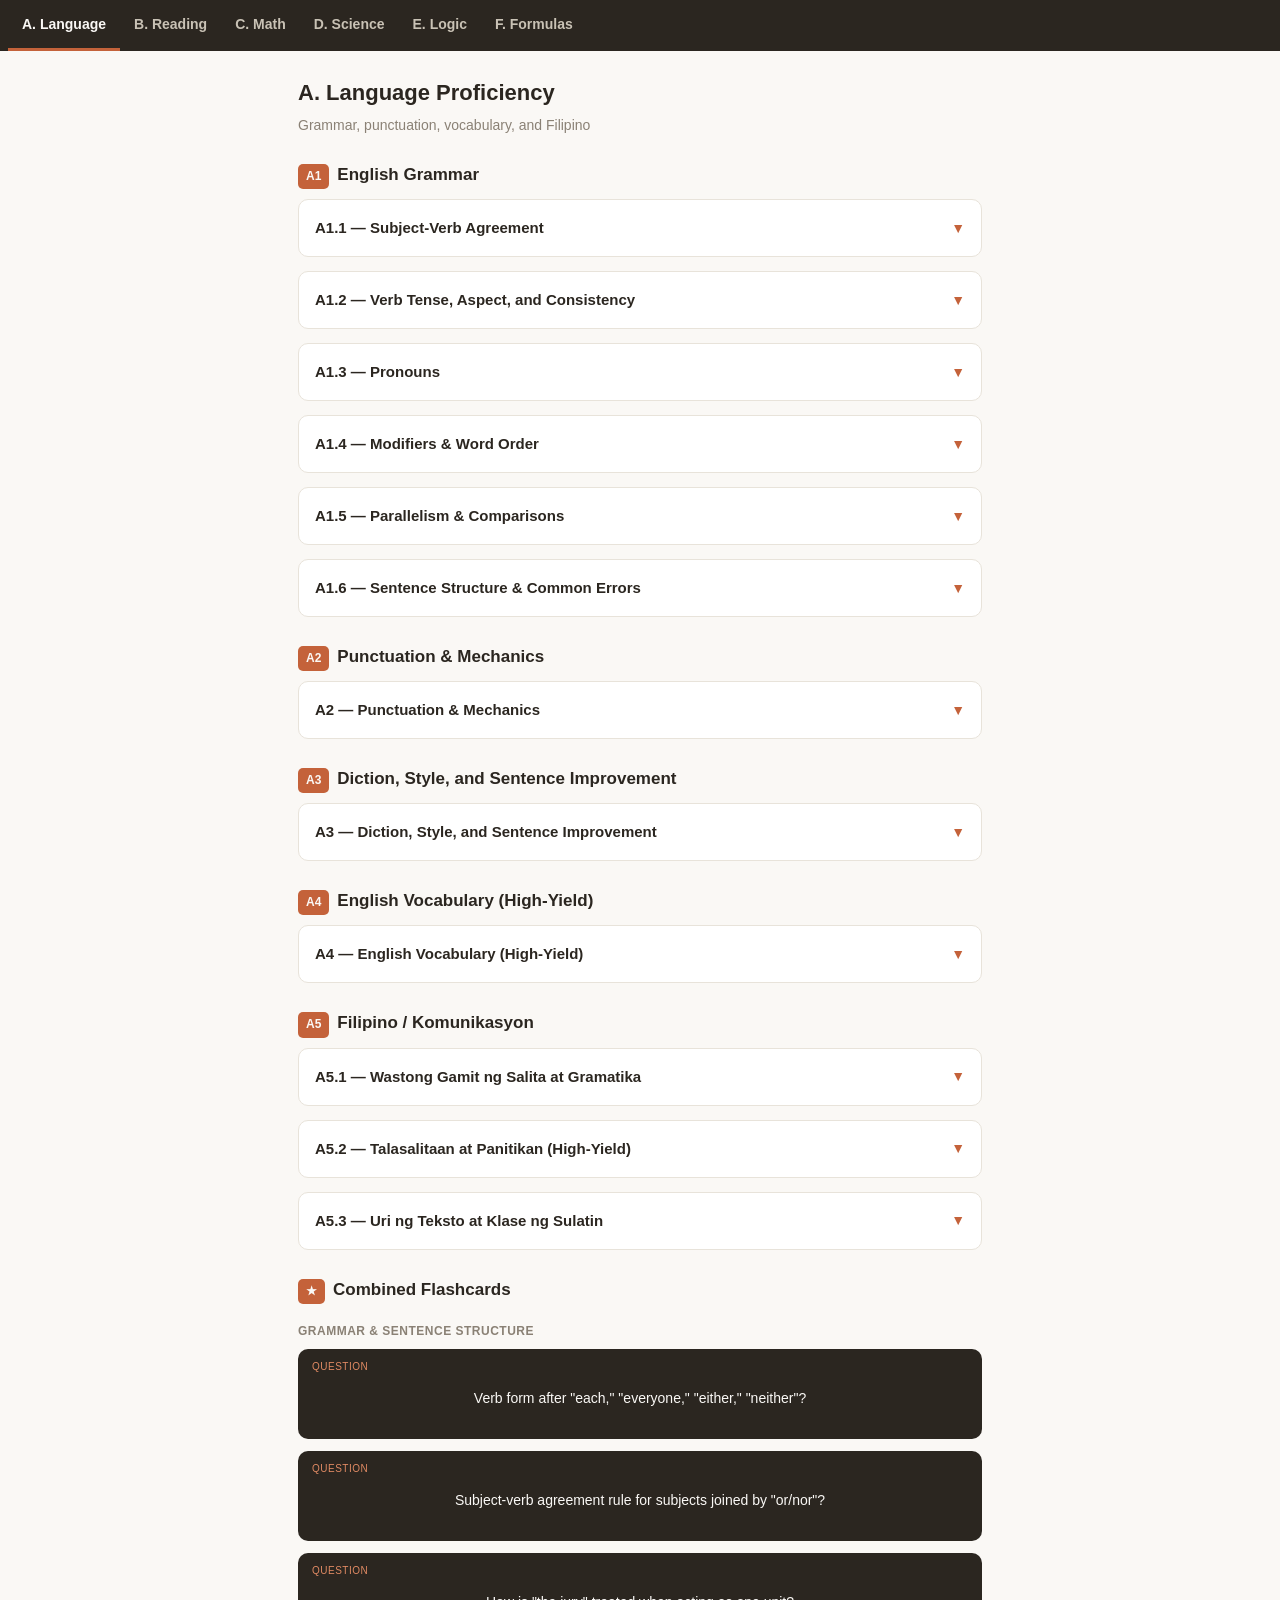
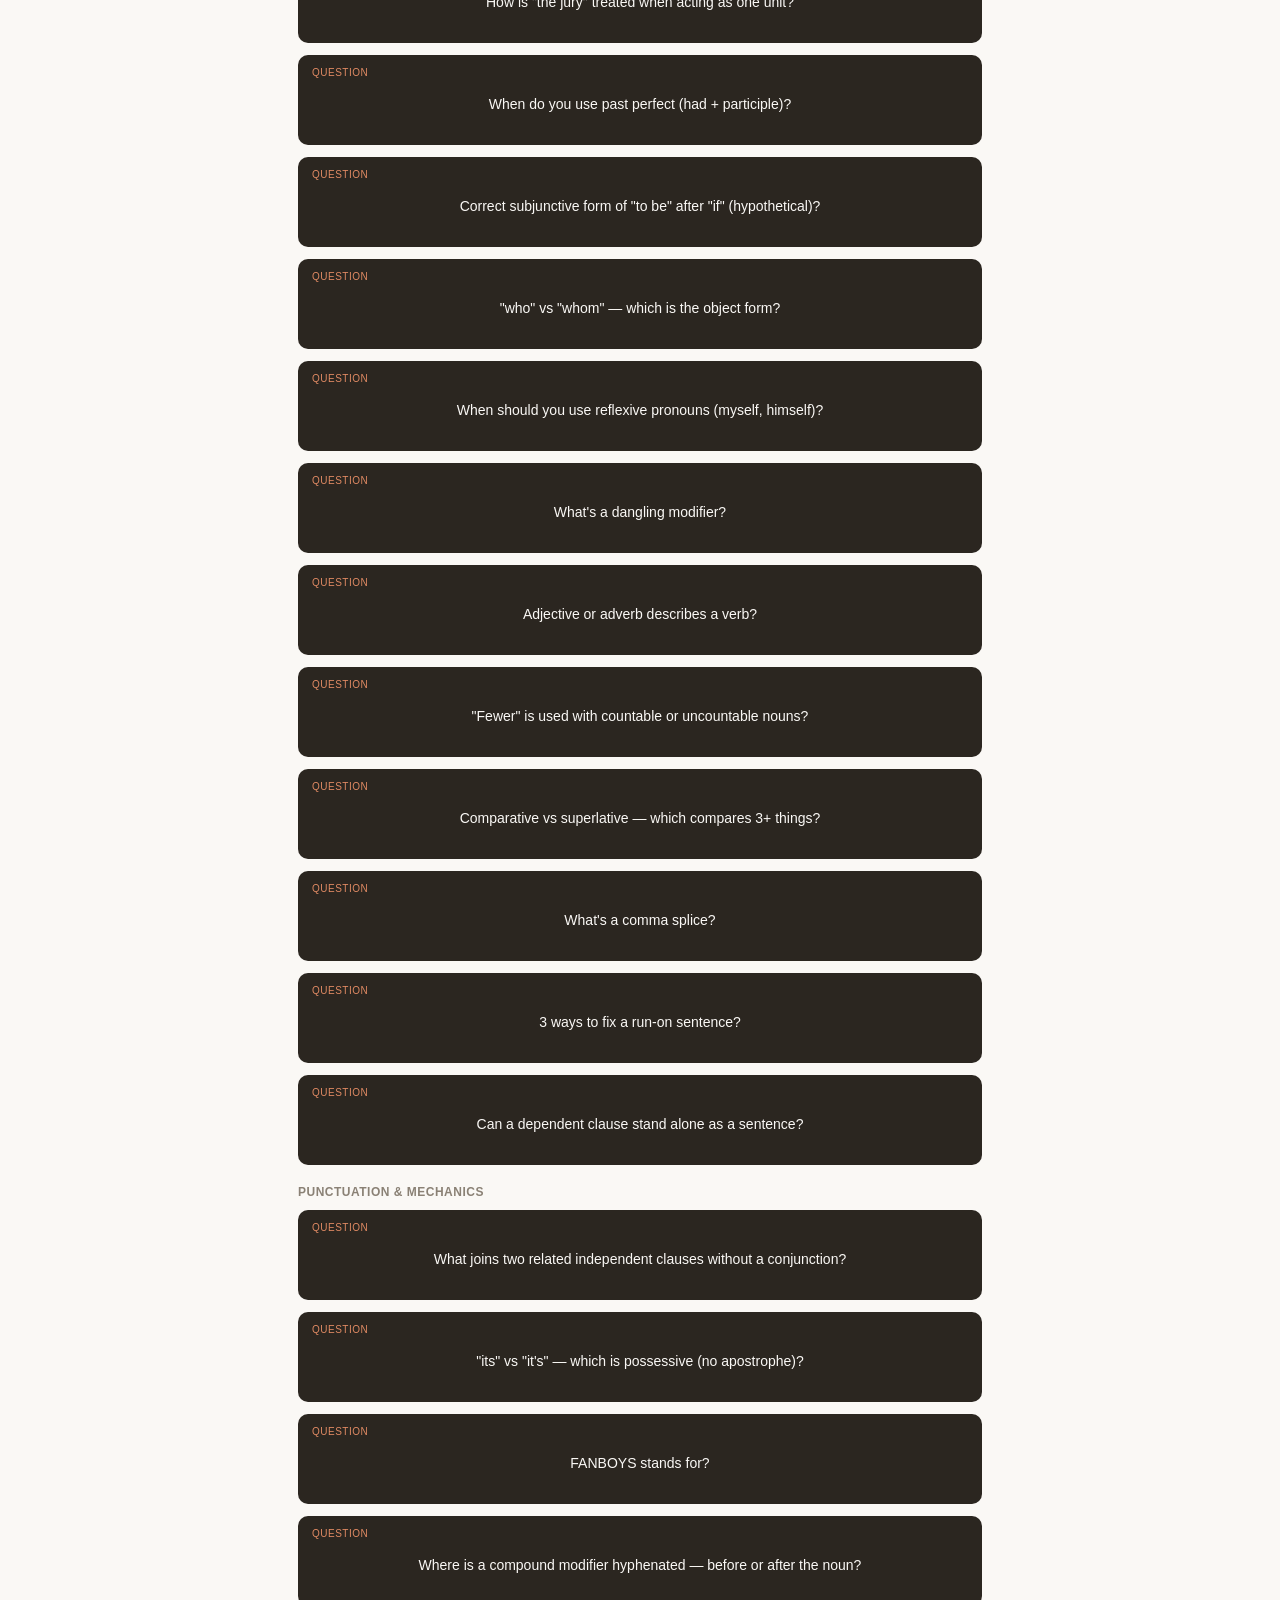
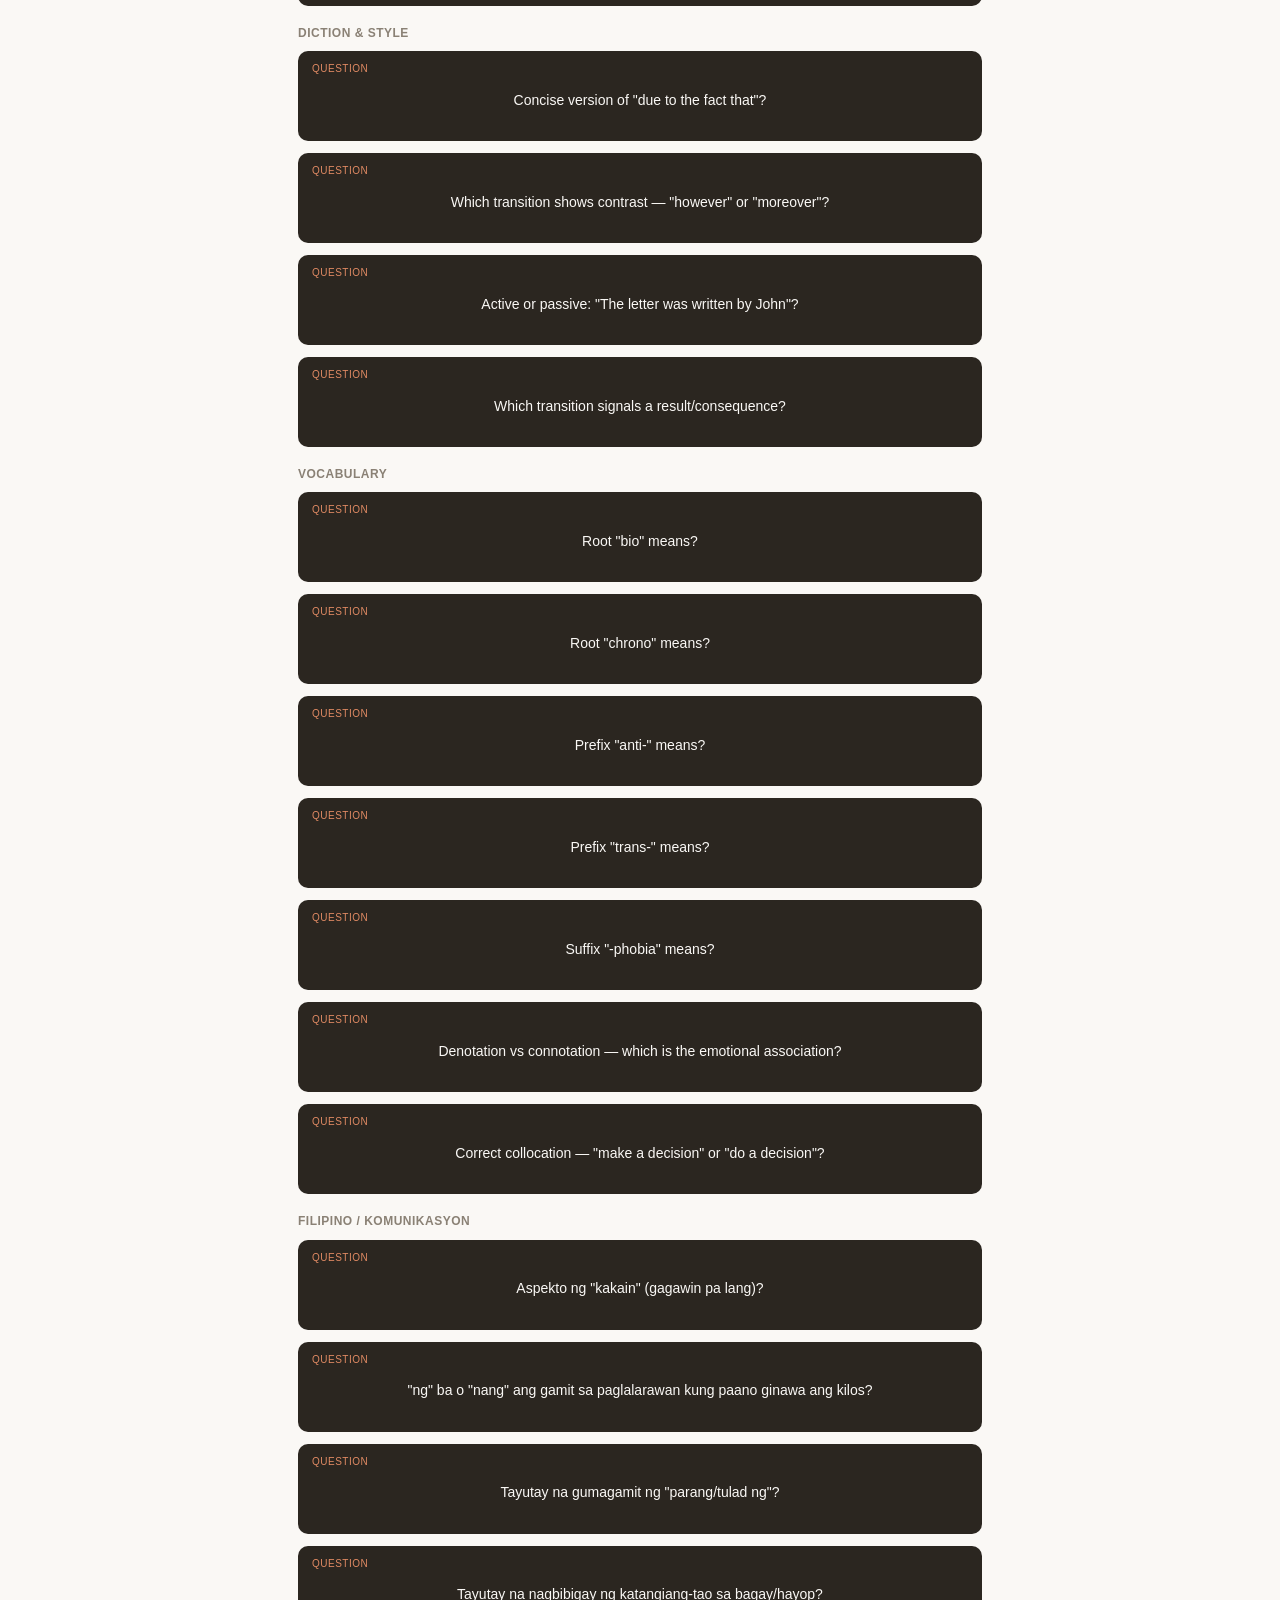
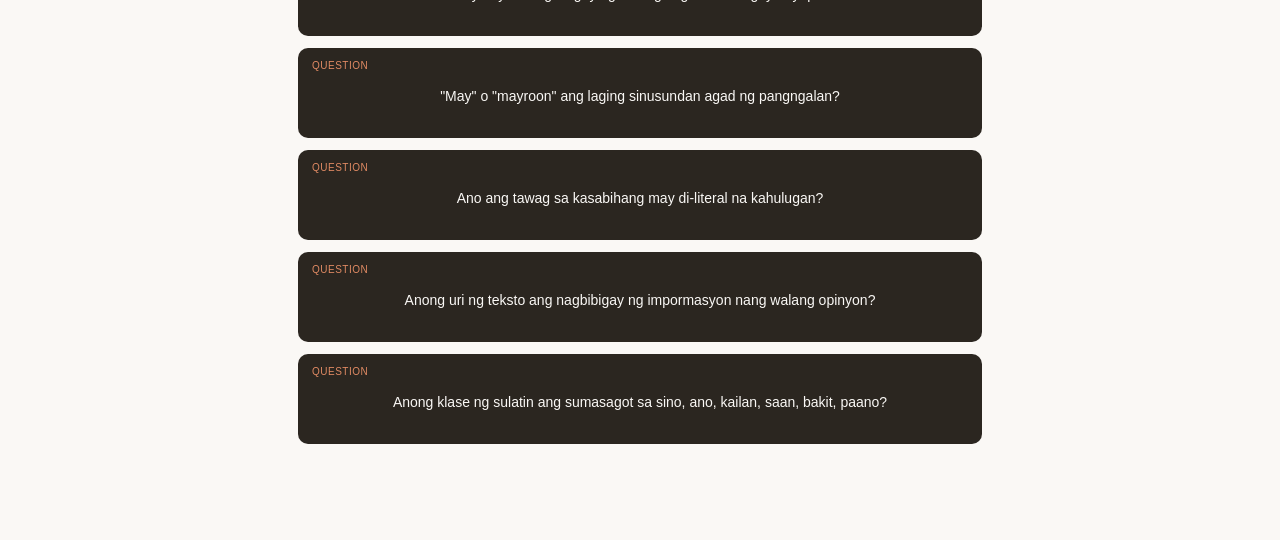
<file: index-3.html>
<!DOCTYPE html>
<html lang="en">
<head>
<meta charset="UTF-8">
<meta name="viewport" content="width=device-width, initial-scale=1.0">
<title>UPCAT Reviewer</title>
<link rel="stylesheet" href="style.css">
<link rel="manifest" href="manifest.json">
<meta name="theme-color" content="#2B2620">
</head>
<body>

  <nav>
    <button class="active" onclick="showSection('sectionA', this)">A. Language</button>
    <button onclick="showSection('sectionB', this)">B. Reading</button>
    <button onclick="showSection('sectionC', this)">C. Math</button>
    <button onclick="showSection('sectionD', this)">D. Science</button>
    <button onclick="showSection('sectionE', this)">E. Logic</button>
    <button onclick="showSection('sectionF', this)">F. Formulas</button>
  </nav>


  <section id="sectionA" class="active">
    <h1>A. Language Proficiency</h1>
    <p class="section-subtitle">Grammar, punctuation, vocabulary, and Filipino</p>
    <div class="main-topic-header"><span class="tag">A1</span><h2>English Grammar</h2></div>

    <div class="topic-card">
      <div class="topic-header" onclick="toggleTopic(this)">
        <h3>A1.1 — Subject-Verb Agreement</h3>
        <span class="chevron">▼</span>
      </div>
      <div class="topic-body">
        <div class="subtabs">
          <button class="subtab-btn active" onclick="showSubtab(this, 'notes')">Notes</button>
          <button class="subtab-btn" onclick="showSubtab(this, 'practice')">Practice</button>
        </div>
        <div class="subtab-panel active" data-panel="notes">
          <div class="note-block">
            <div class="label">Meaning</div>
            <p>This rule simply says that a singular subject needs a singular verb, and a plural subject needs a plural verb. It sounds easy at first, but the exam likes to hide the real subject behind tricky words, extra phrases, or unusual sentence order — so the real skill here is learning to find the <em>true</em> subject before choosing your verb. Many students get this wrong not because they don't know the rule, but because they match the verb to the wrong word in the sentence.</p>
          </div>
<div class="note-block">
            <div class="label">Examples</div>
            <ul>
<li>"Mathematics <strong>is</strong> my hardest subject." (looks plural because of the "s," but it names one single subject)</li>
<li>"Neither the coach nor the players <strong>were</strong> happy." (the verb matches the closer subject, "players")</li>
<li>"The basket of apples <strong>is</strong> on the table." (the subject is "basket," not "apples" — "of apples" is just extra description)</li>
<li>"There <strong>are</strong> three cats in the yard." (the real subject, "cats," comes after the verb, not before)</li>
<li>"Everyone in the class <strong>is</strong> required to attend." (even though "class" sounds like a group, "everyone" is the true subject, and it's always singular)</li>
</ul>
          </div>
<div class="note-block">
            <div class="label">Application</div>
            <p>When you read a sentence, find the true subject first — cover up or ignore any describing phrases sitting between the subject and the verb, since they never affect which verb form you use. Watch out for these common traps:</p>
<ul>
<li>Words like <em>mathematics, physics, news, measles</em> look plural because they end in "s," but they act as a single, singular subject.</li>
<li>With "or/nor," the verb always agrees with whichever subject sits closest to it, not the first one mentioned.</li>
<li>Indefinite pronouns like <em>each, everyone, either, neither, somebody</em> are always treated as singular, even when they seem to refer to a group of people.</li>
<li>Amounts of money, time, or distance are usually treated as one single unit rather than counted individually — "Ten dollars is enough," not "are enough," because we're thinking of it as one amount.</li>
<li>In sentences that start with "there is/are" or "here is/are," the subject actually comes <em>after</em> the verb, so you need to find it before deciding which verb form to use.</li>
</ul>
          </div>
<div class="note-block">
            <div class="label">Explanation</div>
            <p>The confusion in this topic usually comes from something sitting between the subject and the verb, or from a sentence being flipped around so the subject appears in an unusual position. The fix is always the same, no matter how tricky the sentence looks: cross out the extra describing words, locate the one true noun that is actually doing the action, and match your verb to that noun alone. Once you build the habit of finding the "real" subject first, this becomes one of the easiest topics to get consistently right, since the rule itself never changes — only the disguise around it does.</p>
          </div>
        </div>
        <div class="subtab-panel" data-panel="practice">
          <div class="question">
            <div class="q-text"><strong>1.</strong> "The committee ___ meeting every Friday."<br>a) is b) are</div>
            <button class="reveal-btn" onclick="toggleAnswer(this)">Show Answer</button>
            <div class="answer"><strong>a) is</strong> — committee is one unit here.</div>
          </div>
<div class="question">
            <div class="q-text"><strong>2.</strong> "Neither the students nor the teacher ___ prepared for the fire drill."<br>a) was b) were</div>
            <button class="reveal-btn" onclick="toggleAnswer(this)">Show Answer</button>
            <div class="answer"><strong>a) was</strong> — agrees with "teacher" (closer subject).</div>
          </div>
<div class="question">
            <div class="q-text"><strong>3.</strong> "The box of chocolates ___ already empty."<br>a) is b) are</div>
            <button class="reveal-btn" onclick="toggleAnswer(this)">Show Answer</button>
            <div class="answer"><strong>a) is</strong> — subject is "box," not "chocolates."</div>
          </div>
<div class="question">
            <div class="q-text"><strong>4.</strong> "Everyone in the room ___ excited about the field trip."<br>a) is b) are</div>
            <button class="reveal-btn" onclick="toggleAnswer(this)">Show Answer</button>
            <div class="answer"><strong>a) is</strong> — "everyone" is always singular.</div>
          </div>
<div class="question">
            <div class="q-text"><strong>5.</strong> "There ___ several reasons why the project failed."<br>a) is b) are</div>
            <button class="reveal-btn" onclick="toggleAnswer(this)">Show Answer</button>
            <div class="answer"><strong>b) are</strong> — real subject is "reasons" (plural), found after "there."</div>
          </div>
        </div>
      </div>
    </div>

    <div class="topic-card">
      <div class="topic-header" onclick="toggleTopic(this)">
        <h3>A1.2 — Verb Tense, Aspect, and Consistency</h3>
        <span class="chevron">▼</span>
      </div>
      <div class="topic-body">
        <div class="subtabs">
          <button class="subtab-btn active" onclick="showSubtab(this, 'notes')">Notes</button>
          <button class="subtab-btn" onclick="showSubtab(this, 'practice')">Practice</button>
        </div>
        <div class="subtab-panel active" data-panel="notes">
          <div class="note-block">
            <div class="label">Meaning</div>
            <p>Tense tells you <em>when</em> something happened — past, present, or future. Aspect tells you <em>how</em> the action unfolds — whether it's finished, still going on, or connected to another moment in time. This topic checks whether you can place events correctly along a timeline and keep that timeline consistent throughout a sentence or paragraph, without accidentally jumping backward or forward for no reason.</p>
          </div>
<div class="note-block">
            <div class="label">Examples</div>
            <ul>
<li>"I <strong>have finished</strong> my project." (present perfect — the action is finished, but it still matters right now, and no exact time is mentioned)</li>
<li>"She <strong>had left</strong> before I arrived." (past perfect — this shows which of two past events happened <em>first</em>)</li>
<li>"They <strong>are studying</strong> right now." (present progressive — an action that is happening at this exact moment)</li>
<li>"By next year, I <strong>will have graduated</strong>." (future perfect — an action that will be complete before a specific point in the future)</li>
<li>"If I <strong>were</strong> taller, I would join the team." (subjunctive mood — describes a wish or a situation that isn't actually true)</li>
</ul>
          </div>
<div class="note-block">
            <div class="label">Application</div>
            <p>Ask yourself: did this happen before, during, or after another action in the sentence? If two things happened in the past but one happened clearly <em>before</em> the other, use the past perfect ("had + participle") for the earlier event, and simple past for the later one. If a sentence describes a wish, a guess, or a hypothetical situation that isn't real, use "were" instead of "was," even with subjects like "I" or "he/she" — this is called the subjunctive mood, and it's a common trap on the exam. Also pay close attention to irregular verbs (like <em>go/went/gone</em> or <em>write/wrote/written</em>), since their past tense and past participle forms don't follow the usual "-ed" pattern and are easy to mix up.</p>
          </div>
<div class="note-block">
            <div class="label">Explanation</div>
            <p>Most tense errors happen when a sentence starts off in one tense and then quietly switches to another without a good reason — for example, starting a story in the past tense and then suddenly describing an action in the present tense. To avoid this, read the whole sentence (or even the whole paragraph) as one single timeline in your head, and make sure every verb fits naturally into that same timeline unless the meaning genuinely requires a shift, like moving from something that already happened to something that is still ongoing. With practice, this becomes a matter of "listening" to whether the sentence sounds consistent, rather than memorizing complicated rules.</p>
          </div>
        </div>
        <div class="subtab-panel" data-panel="practice">
          <div class="question">
            <div class="q-text"><strong>1.</strong> "By the time the ambulance arrived, the patient ___ already passed away."<br>a) has b) had</div>
            <button class="reveal-btn" onclick="toggleAnswer(this)">Show Answer</button>
            <div class="answer"><strong>b) had</strong> — past perfect; happened before another past event.</div>
          </div>
<div class="question">
            <div class="q-text"><strong>2.</strong> Spot the error: "Yesterday, she goes to the market and bought fish."</div>
            <button class="reveal-btn" onclick="toggleAnswer(this)">Show Answer</button>
            <div class="answer"><strong></strong> "goes" should be "went" — both actions are in the past, need consistency.</div>
          </div>
<div class="question">
            <div class="q-text"><strong>3.</strong> "If I ___ you, I would apologize first."<br>a) was b) were</div>
            <button class="reveal-btn" onclick="toggleAnswer(this)">Show Answer</button>
            <div class="answer"><strong>b) were</strong> — subjunctive for hypothetical.</div>
          </div>
<div class="question">
            <div class="q-text"><strong>4.</strong> Choose the correct past participle: "The window was ___ during the storm."<br>a) broke b) broken</div>
            <button class="reveal-btn" onclick="toggleAnswer(this)">Show Answer</button>
            <div class="answer"><strong>b) broken</strong> — past participle used with "was" (passive voice).</div>
          </div>
<div class="question">
            <div class="q-text"><strong>5.</strong> "The teacher requested that every student ___ their assignment on time."<br>a) submits b) submit</div>
            <button class="reveal-btn" onclick="toggleAnswer(this)">Show Answer</button>
            <div class="answer"><strong>b) submit</strong> — subjunctive after a formal request/demand.</div>
          </div>
        </div>
      </div>
    </div>

    <div class="topic-card">
      <div class="topic-header" onclick="toggleTopic(this)">
        <h3>A1.3 — Pronouns</h3>
        <span class="chevron">▼</span>
      </div>
      <div class="topic-body">
        <div class="subtabs">
          <button class="subtab-btn active" onclick="showSubtab(this, 'notes')">Notes</button>
          <button class="subtab-btn" onclick="showSubtab(this, 'practice')">Practice</button>
        </div>
        <div class="subtab-panel active" data-panel="notes">
          <div class="note-block">
            <div class="label">Meaning</div>
            <p>A pronoun is a word that stands in for a noun so we don't have to keep repeating the same name (like using "he" instead of saying "John" every single time). This topic checks two things: first, whether you can clearly match a pronoun to the exact noun it's replacing, and second, whether you're using the correct <em>form</em> of that pronoun depending on its job in the sentence — whether it's doing the action or receiving it.</p>
          </div>
<div class="note-block">
            <div class="label">Examples</div>
            <ul>
<li>"Each student must submit <strong>his/her</strong> essay." (the pronoun matches the singular noun "each student")</li>
<li>"<strong>Whom</strong> did you call?" (object form, since "whom" is receiving the action of calling, not doing it)</li>
<li>"Please send the report to John or <strong>me</strong>." (object pronoun — not "myself," since there's no reason to use a reflexive pronoun here)</li>
<li>"My car, <strong>which</strong> is red, needs repair." (this gives extra, non-essential information about the car)</li>
<li>"The book <strong>that</strong> I borrowed is due tomorrow." (this identifies specifically which book — essential information)</li>
</ul>
          </div>
<div class="note-block">
            <div class="label">Application</div>
            <p>First, find the noun the pronoun is replacing (called its antecedent), and make sure the two match in number — singular pronoun for a singular noun, plural for plural. Second, check whether the pronoun is doing the action in the sentence (subject form: I, he, she, they, who) or receiving the action (object form: me, him, her, them, whom). A simple trick for "who" vs. "whom": if you could answer the question with "he" or "she," use "who"; if you'd answer with "him" or "her," use "whom." Only use reflexive pronouns (myself, himself, themselves) when the subject and the object of the sentence are literally the same person — never just to sound more polite or formal.</p>
          </div>
<div class="note-block">
            <div class="label">Explanation</div>
            <p>Confusion in this topic happens most often when a pronoun could refer to more than one noun in the sentence, leaving the reader unsure who or what is actually being talked about — this is called a vague or ambiguous reference, and it's a common error type tested on the exam. Another frequent mistake is using "myself" simply because it sounds more formal or polite, even though it's grammatically incorrect unless the subject and object are the same person. The best habit to build is tracing every pronoun back to one clear, specific noun before deciding which form fits — if you can't clearly identify what the pronoun refers to, the sentence likely needs to be rewritten.</p>
          </div>
        </div>
        <div class="subtab-panel" data-panel="practice">
          <div class="question">
            <div class="q-text"><strong>1.</strong> "Each of the boys forgot ___ jacket at school."<br>a) his b) their</div>
            <button class="reveal-btn" onclick="toggleAnswer(this)">Show Answer</button>
            <div class="answer"><strong>a) his</strong> — "each" is singular (traditional grammar rule).</div>
          </div>
<div class="question">
            <div class="q-text"><strong>2.</strong> "___ is going to the party tonight?"<br>a) Who b) Whom</div>
            <button class="reveal-btn" onclick="toggleAnswer(this)">Show Answer</button>
            <div class="answer"><strong>a) Who</strong> — subject of the sentence.</div>
          </div>
<div class="question">
            <div class="q-text"><strong>3.</strong> Spot the error: "The manager gave the assignment to Sarah and myself."</div>
            <button class="reveal-btn" onclick="toggleAnswer(this)">Show Answer</button>
            <div class="answer"><strong></strong> "myself" should be "me" — reflexive pronoun misused; should be object pronoun.</div>
          </div>
<div class="question">
            <div class="q-text"><strong>4.</strong> "This backpack is ___ than mine."<br>a) hers b) her</div>
            <button class="reveal-btn" onclick="toggleAnswer(this)">Show Answer</button>
            <div class="answer"><strong>a) hers</strong> — possessive pronoun (stands alone, no noun after it).</div>
          </div>
<div class="question">
            <div class="q-text"><strong>5.</strong> Identify the vague pronoun reference: "When the teacher spoke to the principal, she seemed upset." What's unclear?</div>
            <button class="reveal-btn" onclick="toggleAnswer(this)">Show Answer</button>
            <div class="answer"><strong></strong> It's unclear whether "she" refers to the teacher or the principal — needs to be rewritten with a specific name.</div>
          </div>
        </div>
      </div>
    </div>

    <div class="topic-card">
      <div class="topic-header" onclick="toggleTopic(this)">
        <h3>A1.4 — Modifiers & Word Order</h3>
        <span class="chevron">▼</span>
      </div>
      <div class="topic-body">
        <div class="subtabs">
          <button class="subtab-btn active" onclick="showSubtab(this, 'notes')">Notes</button>
          <button class="subtab-btn" onclick="showSubtab(this, 'practice')">Practice</button>
        </div>
        <div class="subtab-panel active" data-panel="notes">
          <div class="note-block">
            <div class="label">Meaning</div>
            <p>A modifier is a word or phrase that describes or gives more information about something else in the sentence — an adjective describing a noun, or an adverb describing a verb. This topic tests whether the modifier is placed close enough to the exact word it's meant to describe, because if it's too far away, the sentence can accidentally end up saying something completely different from what you intended.</p>
          </div>
<div class="note-block">
            <div class="label">Examples</div>
            <ul>
<li>Wrong: "She almost drove her kids to school every day." (this sounds like she almost did the whole activity of driving, which isn't what's meant)</li>
<li>Right: "She drove her kids to school almost every day." (now "almost" correctly describes "every day," meaning she did it on most days but not all)</li>
<li>Wrong: "Walking to school, the rain started pouring." (this literally suggests the rain was the one walking, which makes no sense)</li>
<li>Right: "Walking to school, I got caught in the rain." (now it's clear that "I" is the one walking)</li>
<li>"She sings <strong>well</strong>." (adverb, describing the verb "sings" — how she sings) vs. "She is a <strong>good</strong> singer." (adjective, describing the noun "singer" — what kind of singer she is)</li>
</ul>
          </div>
<div class="note-block">
            <div class="label">Application</div>
            <p>When you read a sentence, check exactly which word the modifier is sitting closest to — is that really the word it should be describing, or did it accidentally attach itself to the wrong one? If a sentence starts with a describing phrase (like "Walking to school..." or "After finishing the race..."), the very next word after the comma should be the person or thing actually doing that action; if it isn't, the modifier is "dangling" with nothing to attach to. Also double-check whether a word is describing an action (a verb) — which needs the adverb form (usually ending in "-ly") — or describing a person or thing (a noun) — which needs the adjective form instead.</p>
          </div>
<div class="note-block">
            <div class="label">Explanation</div>
            <p>These errors happen because English allows a fair amount of freedom in how you arrange words, which means a modifier can accidentally end up attached to the wrong part of the sentence without the writer even noticing. The fix is always the same: physically move the modifier so it sits directly next to the exact word or person it's meant to describe, or, if the sentence is missing a clear "doer" altogether, add one in. Reading a sentence slowly and literally — asking "does this actually make sense as written?" — is often enough to catch these errors, since misplaced and dangling modifiers tend to create sentences that sound a little strange or even silly once you notice them.</p>
          </div>
        </div>
        <div class="subtab-panel" data-panel="practice">
          <div class="question">
            <div class="q-text"><strong>1.</strong> Fix the misplaced modifier: "He served pizza to the guests on paper plates."</div>
            <button class="reveal-btn" onclick="toggleAnswer(this)">Show Answer</button>
            <div class="answer"><strong></strong> "He served pizza on paper plates to the guests." (the plates, not the guests, are on paper)</div>
          </div>
<div class="question">
            <div class="q-text"><strong>2.</strong> Fix the dangling modifier: "After finishing the race, a medal was given to her."</div>
            <button class="reveal-btn" onclick="toggleAnswer(this)">Show Answer</button>
            <div class="answer"><strong></strong> "After finishing the race, <strong>she</strong> was given a medal." (need a clear doer)</div>
          </div>
<div class="question">
            <div class="q-text"><strong>3.</strong> "He speaks ___ for a foreigner."<br>a) good b) well</div>
            <button class="reveal-btn" onclick="toggleAnswer(this)">Show Answer</button>
            <div class="answer"><strong>b) well</strong> — describes the verb "speaks," needs an adverb.</div>
          </div>
<div class="question">
            <div class="q-text"><strong>4.</strong> Identify the error: "I don't want no dessert tonight."</div>
            <button class="reveal-btn" onclick="toggleAnswer(this)">Show Answer</button>
            <div class="answer"><strong></strong> Double negative — should be "I don't want any dessert tonight."</div>
          </div>
<div class="question">
            <div class="q-text"><strong>5.</strong> Explain the meaning difference: "She only smiled at him" vs "Only she smiled at him."</div>
            <button class="reveal-btn" onclick="toggleAnswer(this)">Show Answer</button>
            <div class="answer"><strong></strong> First = smiling was the only thing she did (didn't speak, wave, etc.); Second = she was the only person who smiled (no one else did).</div>
          </div>
        </div>
      </div>
    </div>

    <div class="topic-card">
      <div class="topic-header" onclick="toggleTopic(this)">
        <h3>A1.5 — Parallelism & Comparisons</h3>
        <span class="chevron">▼</span>
      </div>
      <div class="topic-body">
        <div class="subtabs">
          <button class="subtab-btn active" onclick="showSubtab(this, 'notes')">Notes</button>
          <button class="subtab-btn" onclick="showSubtab(this, 'practice')">Practice</button>
        </div>
        <div class="subtab-panel active" data-panel="notes">
          <div class="note-block">
            <div class="label">Meaning</div>
            <p>Parallelism means keeping the same grammatical form for every item in a list or a pair of ideas, so the sentence flows smoothly and evenly instead of feeling awkward or lopsided. Comparisons, meanwhile, need to compare things that are actually the same <em>type</em> of thing — not accidentally compare a thing to a completely unrelated category, which is a subtle error that's easy to miss on a first read.</p>
          </div>
<div class="note-block">
            <div class="label">Examples</div>
            <ul>
<li>Wrong: "She likes reading, to write, and painting." → Right: "She likes reading, writing, and painting." (all three items now end in "-ing," matching in form)</li>
<li>Wrong: "The price of milk is higher than soda." → Right: "The price of milk is higher than <strong>that of</strong> soda." (this compares price to price, not price to an actual drink)</li>
<li>"I have <strong>less</strong> homework tonight." (uncountable — you can't count "homework" one by one) vs. "I have <strong>fewer</strong> assignments tonight." (countable — you can count assignments individually: one, two, three)</li>
<li>"She is <strong>taller</strong> than her brother." (comparative form, used when comparing exactly two people) vs. "She is the <strong>tallest</strong> in her family." (superlative form, used when comparing three or more people)</li>
<li>"Not only did he apologize, but he also <strong>offered</strong> to help." (parallel verb forms after "not only... but also")</li>
</ul>
          </div>
<div class="note-block">
            <div class="label">Application</div>
            <p>When you see a list joined by commas or the word "and," check that every single item in that list has the same grammatical shape — either all verbs in "-ing" form, all plain nouns, or all simple verbs, but not a mix of different forms. For comparison sentences, read carefully and ask yourself: "Am I comparing two genuinely similar things, or did I accidentally compare a thing to a completely different kind of thing?" For "fewer" versus "less," a quick test is to ask if you could count the item one at a time — if yes, use "fewer"; if it's more like a general amount or substance, use "less."</p>
          </div>
<div class="note-block">
            <div class="label">Explanation</div>
            <p>Parallelism errors usually happen when a writer starts a list using one grammatical form and then unconsciously drifts into a different one partway through, often without even realizing it while writing quickly. Comparison errors, on the other hand, usually happen when a sentence accidentally drops an important connecting word (like "that of" or "compared to"), causing the two sides of the comparison to no longer match up logically, even though the sentence might still "sound fine" on a quick read. The best way to catch both types of errors is to slow down and read the sentence item by item, or side by side for comparisons, rather than reading the whole thing quickly as one block.</p>
          </div>
        </div>
        <div class="subtab-panel" data-panel="practice">
          <div class="question">
            <div class="q-text"><strong>1.</strong> Fix the parallelism error: "The recipe requires mixing the batter, to preheat the oven, and greasing the pan."</div>
            <button class="reveal-btn" onclick="toggleAnswer(this)">Show Answer</button>
            <div class="answer"><strong></strong> "...mixing the batter, preheating the oven, and greasing the pan."</div>
          </div>
<div class="question">
            <div class="q-text"><strong>2.</strong> "I have ___ homework tonight than I did yesterday."<br>a) fewer b) less</div>
            <button class="reveal-btn" onclick="toggleAnswer(this)">Show Answer</button>
            <div class="answer"><strong>b) less</strong> — homework is uncountable.</div>
          </div>
<div class="question">
            <div class="q-text"><strong>3.</strong> Fix the illogical comparison: "The population of Manila is larger than Cebu."</div>
            <button class="reveal-btn" onclick="toggleAnswer(this)">Show Answer</button>
            <div class="answer"><strong></strong> "The population of Manila is larger than <strong>that of</strong> Cebu." (comparing population to population)</div>
          </div>
<div class="question">
            <div class="q-text"><strong>4.</strong> "Of the two answers, this one is ___."<br>a) better b) best</div>
            <button class="reveal-btn" onclick="toggleAnswer(this)">Show Answer</button>
            <div class="answer"><strong>a) better</strong> — comparative, only 2 items being compared.</div>
          </div>
<div class="question">
            <div class="q-text"><strong>5.</strong> Fix: "He is both intelligent and a hard worker."</div>
            <button class="reveal-btn" onclick="toggleAnswer(this)">Show Answer</button>
            <div class="answer"><strong></strong> "He is both intelligent and hard-working." (parallel adjective forms) — or "He is both an intelligent person and a hard worker" (parallel nouns).</div>
          </div>
        </div>
      </div>
    </div>

    <div class="topic-card">
      <div class="topic-header" onclick="toggleTopic(this)">
        <h3>A1.6 — Sentence Structure & Common Errors</h3>
        <span class="chevron">▼</span>
      </div>
      <div class="topic-body">
        <div class="subtabs">
          <button class="subtab-btn active" onclick="showSubtab(this, 'notes')">Notes</button>
          <button class="subtab-btn" onclick="showSubtab(this, 'practice')">Practice</button>
        </div>
        <div class="subtab-panel active" data-panel="notes">
          <div class="note-block">
            <div class="label">Meaning</div>
            <p>This topic checks whether you can tell a truly complete sentence apart from a broken one — either too short and unfinished (called a fragment) or two full sentences squeezed together incorrectly without the right connector (called a run-on). Being able to spot these quickly is one of the most practical skills for both grammar questions and for improving your own writing.</p>
          </div>
<div class="note-block">
            <div class="label">Examples</div>
            <ul>
<li>Fragment: "Because she was exhausted." (this leaves us hanging — we know <em>why</em>, but not <em>what happened</em> as a result)</li>
<li>Complete: "Because she was exhausted, she went to bed early." (now the sentence delivers a full, complete thought)</li>
<li>Run-on/comma splice: "I like pizza, I eat it every week." (two complete sentences joined by only a comma, which isn't strong enough on its own)</li>
<li>Fixed: "I like pizza. I eat it every week." or "I like pizza, <strong>and</strong> I eat it every week." or "I like pizza; I eat it every week."</li>
<li>Voice inconsistency: "He cooked dinner, and the dishes were washed by her." → Fixed: "He cooked dinner, and she washed the dishes." (both halves now use active voice)</li>
</ul>
          </div>
<div class="note-block">
            <div class="label">Application</div>
            <p>Read the sentence and ask yourself: does it have a clear subject, a verb, and a complete thought that could stand on its own? If a sentence starts with a word like "because," "although," "since," or "when," and nothing else follows to complete the thought, it's a fragment. If you notice two complete sentences joined by nothing but a comma, that's a comma splice — you'll need to fix it using a period, a semicolon, or a proper conjunction like "and," "but," or "so" instead. It also helps to check that the whole sentence stays in the same voice throughout — either both halves active (subject does the action) or both passive (subject receives the action), rather than mixing the two.</p>
          </div>
<div class="note-block">
            <div class="label">Explanation</div>
            <p>Fragments happen because a dependent clause — one that starts with a word like "although" or "because" — can sound like it's expressing a complete idea, when in reality it's "leaning" on a main clause that never actually shows up in the sentence. Run-ons happen for the opposite reason: when we write quickly, we sometimes connect two genuinely complete ideas using just a comma, when the relationship between them actually needs a stronger connector to hold them together properly. Learning to tell the difference between a clause that can "stand on its own" (independent) and one that needs support from another clause (dependent) is really the key skill that solves both of these common problems at once.</p>
          </div>
        </div>
        <div class="subtab-panel" data-panel="practice">
          <div class="question">
            <div class="q-text"><strong>1.</strong> Is this a fragment or a complete sentence? "Since the store was closed."</div>
            <button class="reveal-btn" onclick="toggleAnswer(this)">Show Answer</button>
            <div class="answer"><strong></strong> Fragment — dependent clause with no main clause attached.</div>
          </div>
<div class="question">
            <div class="q-text"><strong>2.</strong> Fix the run-on: "The exam was difficult many students struggled to finish."</div>
            <button class="reveal-btn" onclick="toggleAnswer(this)">Show Answer</button>
            <div class="answer"><strong></strong> "The exam was difficult; many students struggled to finish." (or use a period, or add "so")</div>
          </div>
<div class="question">
            <div class="q-text"><strong>3.</strong> Fix the faulty coordination: "She studied hard, and she failed the test."</div>
            <button class="reveal-btn" onclick="toggleAnswer(this)">Show Answer</button>
            <div class="answer"><strong></strong> "<strong>Although</strong> she studied hard, she failed the test." (contrast, not addition)</div>
          </div>
<div class="question">
            <div class="q-text"><strong>4.</strong> Fix the voice inconsistency: "The teacher graded the essays, and the feedback was given by her the next day."</div>
            <button class="reveal-btn" onclick="toggleAnswer(this)">Show Answer</button>
            <div class="answer"><strong></strong> "The teacher graded the essays, and she gave the feedback the next day."</div>
          </div>
<div class="question">
            <div class="q-text"><strong>5.</strong> Identify which is an independent clause: "Although he was tired" or "He was tired."</div>
            <button class="reveal-btn" onclick="toggleAnswer(this)">Show Answer</button>
            <div class="answer"><strong></strong> "He was tired" — it can stand alone; "Although he was tired" is dependent (needs a main clause).</div>
          </div>
        </div>
      </div>
    </div>
<div class="main-topic-header"><span class="tag">A2</span><h2>Punctuation & Mechanics</h2></div>

    <div class="topic-card">
      <div class="topic-header" onclick="toggleTopic(this)">
        <h3>A2 — Punctuation & Mechanics</h3>
        <span class="chevron">▼</span>
      </div>
      <div class="topic-body">
        <div class="subtabs">
          <button class="subtab-btn active" onclick="showSubtab(this, 'notes')">Notes</button>
          <button class="subtab-btn" onclick="showSubtab(this, 'practice')">Practice</button>
        </div>
        <div class="subtab-panel active" data-panel="notes">
          <div class="note-block">
            <div class="label">Meaning</div>
            <p>This topic covers the small but powerful marks — commas, semicolons, colons, apostrophes, hyphens — that hold a sentence together and shape its meaning. Even though these marks are tiny, using the wrong one can genuinely confuse the reader or change what a sentence actually means, which is why each mark has one specific, consistent job that it's meant to do, and mixing them up is the most common mistake students make on this topic.</p>
          </div>
<div class="note-block">
            <div class="label">Examples</div>
            <ul>
<li>Comma: "After the game, we went home." (used after an introductory phrase, before the main part of the sentence begins)</li>
<li>Semicolon: "I have a test tomorrow; I need to study." (joins two closely related, complete sentences without needing a conjunction like "and")</li>
<li>Colon: "She packed three things: a book, a jacket, and snacks." (introduces a list, but only works after a sentence that could already stand complete on its own)</li>
<li>Apostrophe: "<strong>It's</strong> almost time for dinner, and the dog wagged <strong>its</strong> tail." (it's = it is/it has; its = possessive form, and it never takes an apostrophe)</li>
<li>Hyphen: "a <strong>well-known</strong> author" (hyphenated when the two describing words come directly before the noun) vs. "the author is <strong>well known</strong>" (no hyphen needed when the words come after the noun instead)</li>
</ul>
          </div>
<div class="note-block">
            <div class="label">Application</div>
            <p>Before using a semicolon or a colon, always check what comes <em>right before</em> it — is that part a complete sentence on its own? If yes, both marks can work there; if not, you likely need a comma instead. Before writing "it's," pause and ask yourself if you actually mean "it is" — if the answer is no, you almost certainly want "its" instead, with no apostrophe at all. When two describing words are working together directly in front of a noun (like "well-known author" or "fast-moving car"), connect them with a hyphen; but if those same words appear <em>after</em> the noun instead, the hyphen is dropped.</p>
          </div>
<div class="note-block">
            <div class="label">Explanation</div>
            <p>Most punctuation mistakes happen because these marks get treated as if they're interchangeable, when in fact each one carries a slightly different "strength" or purpose — a comma is the weakest connector, a semicolon is stronger and joins two complete ideas, and a colon works almost like an announcement, introducing something that follows. The most reliable trick for mastering this topic is to always check what comes immediately before the punctuation mark: is it a complete thought, or not? That single question usually tells you exactly which mark actually belongs there, without needing to memorize a long list of separate rules.</p>
          </div>
        </div>
        <div class="subtab-panel" data-panel="practice">
          <div class="question">
            <div class="q-text"><strong>1.</strong> Choose correctly: "___ almost time for dinner, and the dog wagged ___ tail."</div>
            <button class="reveal-btn" onclick="toggleAnswer(this)">Show Answer</button>
            <div class="answer"><strong></strong> "<strong>It's</strong> almost time for dinner, and the dog wagged <strong>its</strong> tail."</div>
          </div>
<div class="question">
            <div class="q-text"><strong>2.</strong> Fix the colon error: "My favorite subjects are: math, science, and English."</div>
            <button class="reveal-btn" onclick="toggleAnswer(this)">Show Answer</button>
            <div class="answer"><strong></strong> "My favorite subjects are math, science, and English." (no colon — "are" isn't a complete clause on its own before a list)</div>
          </div>
<div class="question">
            <div class="q-text"><strong>3.</strong> Choose the correct word: "The rainy weather will surely ___ our travel plans."<br>a) affect b) effect</div>
            <button class="reveal-btn" onclick="toggleAnswer(this)">Show Answer</button>
            <div class="answer"><strong>a) affect</strong> — verb meaning "to influence."</div>
          </div>
<div class="question">
            <div class="q-text"><strong>4.</strong> Punctuate correctly: "I woke up early I had a big exam that day"</div>
            <button class="reveal-btn" onclick="toggleAnswer(this)">Show Answer</button>
            <div class="answer"><strong></strong> "I woke up early; I had a big exam that day." (or use a period, or "because")</div>
          </div>
<div class="question">
            <div class="q-text"><strong>5.</strong> Choose the correct hyphenation: "The (well known / well-known) singer performed live." vs. "The singer is (well known / well-known)."</div>
            <button class="reveal-btn" onclick="toggleAnswer(this)">Show Answer</button>
            <div class="answer"><strong></strong> "The <strong>well-known</strong> singer performed live." (before noun — hyphenated) / "The singer is <strong>well known</strong>." (after — no hyphen)</div>
          </div>
        </div>
      </div>
    </div>
<div class="main-topic-header"><span class="tag">A3</span><h2>Diction, Style, and Sentence Improvement</h2></div>

    <div class="topic-card">
      <div class="topic-header" onclick="toggleTopic(this)">
        <h3>A3 — Diction, Style, and Sentence Improvement</h3>
        <span class="chevron">▼</span>
      </div>
      <div class="topic-body">
        <div class="subtabs">
          <button class="subtab-btn active" onclick="showSubtab(this, 'notes')">Notes</button>
          <button class="subtab-btn" onclick="showSubtab(this, 'practice')">Practice</button>
        </div>
        <div class="subtab-panel active" data-panel="notes">
          <div class="note-block">
            <div class="label">Meaning</div>
            <p>This topic is about writing clearly and directly — cutting out unnecessary words, choosing an appropriate tone for the situation, and picking the version of a sentence that expresses the same idea in the clearest, most effective way possible. These often show up as "which of the following sentences is the best revision?" type questions, which test not just correctness, but overall quality and clarity of writing.</p>
          </div>
<div class="note-block">
            <div class="label">Examples</div>
            <ul>
<li>Wordy: "due to the fact that" → Concise: "because" (says the exact same thing in far fewer words)</li>
<li>Informal: "The results were kinda surprising." → Formal: "The results were somewhat surprising." (more appropriate for academic or professional writing)</li>
<li>Vague: "The situation was bad." → Precise: "The economy entered a recession." (gives the reader an actual, specific picture instead of a vague feeling)</li>
<li>Passive: "The plan was approved by the committee." → Active: "The committee approved the plan." (more direct, and usually a few words shorter too)</li>
<li>Contrast transition: "The team trained hard every day; <strong>however</strong>, they still lost." (signals that the second idea goes against what you'd expect from the first)</li>
</ul>
          </div>
<div class="note-block">
            <div class="label">Application</div>
            <p>When revising a sentence, first scan for wordy or padded phrases that could be shortened without losing any of the original meaning — common culprits include "due to the fact that," "in order to," and "at this point in time." Next, check the overall tone: does it match a formal or academic setting, or does it accidentally slip into casual, spoken-style language? It's also worth checking whether a sentence would sound clearer written in active voice (where the subject directly performs the action) rather than passive voice (where the subject receives the action instead), unless there's a specific reason to keep it passive, such as when the doer of the action is unknown or unimportant. Finally, when a question asks you to pick the best transition word, match it carefully to the actual relationship between the two ideas — is it a contrast, a result, an addition, or an example?</p>
          </div>
<div class="note-block">
            <div class="label">Explanation</div>
            <p>Wordiness and vague language tend to creep into writing simply because we're used to speaking casually in everyday conversation, but formal or academic writing generally rewards being direct and specific instead. Active voice tends to read more clearly because it always tells you exactly who is doing what, while passive voice can sometimes hide that information or make a sentence feel a little more distant and roundabout. The central skill being tested throughout this whole topic is really just one simple question, applied over and over: "Can this idea be expressed in fewer, clearer words, without losing any of its original meaning?"</p>
          </div>
        </div>
        <div class="subtab-panel" data-panel="practice">
          <div class="question">
            <div class="q-text"><strong>1.</strong> Make this concise: "Due to the fact that traffic was heavy, we arrived late."</div>
            <button class="reveal-btn" onclick="toggleAnswer(this)">Show Answer</button>
            <div class="answer"><strong></strong> "Because traffic was heavy, we arrived late."</div>
          </div>
<div class="question">
            <div class="q-text"><strong>2.</strong> Choose the best transition: "The team trained rigorously every day; ___, they still lost in the finals."<br>a) therefore b) however c) for example</div>
            <button class="reveal-btn" onclick="toggleAnswer(this)">Show Answer</button>
            <div class="answer"><strong>b) however</strong> — signals contrast (they trained hard, but still lost).</div>
          </div>
<div class="question">
            <div class="q-text"><strong>3.</strong> Rewrite in formal tone: "The teacher was kinda annoyed with the noisy class."</div>
            <button class="reveal-btn" onclick="toggleAnswer(this)">Show Answer</button>
            <div class="answer"><strong></strong> "The teacher was somewhat annoyed with the noisy class." (or "visibly annoyed")</div>
          </div>
<div class="question">
            <div class="q-text"><strong>4.</strong> Which sentence is more precise? a) "The weather was bad during the trip." b) "Heavy rains and strong winds disrupted the trip."</div>
            <button class="reveal-btn" onclick="toggleAnswer(this)">Show Answer</button>
            <div class="answer"><strong>b)</strong> — more specific and precise word choice.</div>
          </div>
<div class="question">
            <div class="q-text"><strong>5.</strong> Convert to active voice: "The award was given to her by the committee."</div>
            <button class="reveal-btn" onclick="toggleAnswer(this)">Show Answer</button>
            <div class="answer"><strong></strong> "The committee gave her the award."</div>
          </div>
        </div>
      </div>
    </div>
<div class="main-topic-header"><span class="tag">A4</span><h2>English Vocabulary (High-Yield)</h2></div>

    <div class="topic-card">
      <div class="topic-header" onclick="toggleTopic(this)">
        <h3>A4 — English Vocabulary (High-Yield)</h3>
        <span class="chevron">▼</span>
      </div>
      <div class="topic-body">
        <div class="subtabs">
          <button class="subtab-btn active" onclick="showSubtab(this, 'notes')">Notes</button>
          <button class="subtab-btn" onclick="showSubtab(this, 'practice')">Practice</button>
        </div>
        <div class="subtab-panel active" data-panel="notes">
          <div class="note-block">
            <div class="label">Meaning</div>
            <p>Vocabulary questions on the UPCAT rarely test pure memorization of a long word list. Instead, they check whether you can work out the meaning of an unfamiliar word using clues in the surrounding sentence, or by recognizing familiar word parts — roots, prefixes, and suffixes — that show up again and again across many different English words. This makes vocabulary less about memorizing and more about developing a flexible, reusable skill.</p>
          </div>
<div class="note-block">
            <div class="label">Examples</div>
            <ul>
<li>Definition clue: "Her <em>loquacious</em> nature, or tendency to talk a lot, made her popular." (the meaning is basically handed to you, right there in the sentence)</li>
<li>Contrast clue: "Unlike her <em>taciturn</em> brother, she never stopped talking." (an opposite word nearby — "never stopped talking" — hints that taciturn means quiet or reserved)</li>
<li>Example clue: "<em>Cephalopods</em>, such as octopuses and squids, are highly intelligent creatures." (the specific examples given help you understand what category of animal is being described)</li>
<li>Root: "bio" (life) → biology (study of life), biography (writing about someone's life)</li>
<li>Prefix: "trans-" (across) → transport (carry across), transatlantic (across the Atlantic)</li>
<li>Collocation: "conduct research" (the natural, correct pairing) vs. "make research" (sounds logical, but is not how native speakers actually phrase it)</li>
</ul>
          </div>
<div class="note-block">
            <div class="label">Application</div>
            <p>When you come across an unfamiliar word, first look closely at the surrounding sentence — is the meaning explained directly, hinted at through an example, or suggested through an opposite word nearby? If there's no obvious clue in the sentence, try breaking the word itself into smaller parts: does it contain a root, prefix, or suffix that you already recognize from other words you know? For collocation-style questions, keep in mind that certain word pairings simply become "the accepted way" native English speakers phrase things, even if a different combination might seem just as logical or grammatically fine on paper.</p>
          </div>
<div class="note-block">
            <div class="label">Explanation</div>
            <p>The exam tests vocabulary this particular way because it mirrors real, everyday reading — in real life, you won't always know every single word you come across, but you can usually still work out its approximate meaning using the context around it or the word's structure. Practicing common roots, prefixes, and suffixes essentially gives you a reusable toolkit that you can apply to completely new, unfamiliar words you've never seen before, which turns out to be a far more powerful and lasting strategy than trying to memorize one long, fixed vocabulary list.</p>
          </div>
        </div>
        <div class="subtab-panel" data-panel="practice">
          <div class="question">
            <div class="q-text"><strong>1.</strong> "The professor's <em>loquacious</em> lecturing style meant class always ran overtime because he simply couldn't stop talking." What does "loquacious" mean?</div>
            <button class="reveal-btn" onclick="toggleAnswer(this)">Show Answer</button>
            <div class="answer"><strong></strong> Talkative/wordy (definition clue given directly in the sentence).</div>
          </div>
<div class="question">
            <div class="q-text"><strong>2.</strong> Root "cred" relates to: a) believe b) write c) people</div>
            <button class="reveal-btn" onclick="toggleAnswer(this)">Show Answer</button>
            <div class="answer"><strong>a) believe</strong> (e.g., credible, credit)</div>
          </div>
<div class="question">
            <div class="q-text"><strong>3.</strong> Which sentence uses the correct collocation? a) "She made a research on frogs." b) "She conducted research on frogs."</div>
            <button class="reveal-btn" onclick="toggleAnswer(this)">Show Answer</button>
            <div class="answer"><strong>b)</strong> — "conduct research" is the correct collocation.</div>
          </div>
<div class="question">
            <div class="q-text"><strong>4.</strong> Identify the connotation: which word has a more negative connotation — "assertive" or "pushy"? (Both can describe someone who states opinions firmly.)</div>
            <button class="reveal-btn" onclick="toggleAnswer(this)">Show Answer</button>
            <div class="answer"><strong></strong> "Pushy" has the more negative connotation.</div>
          </div>
<div class="question">
            <div class="q-text"><strong>5.</strong> Prefix "trans-" means: a) under b) across c) before</div>
            <button class="reveal-btn" onclick="toggleAnswer(this)">Show Answer</button>
            <div class="answer"><strong>b) across</strong> (e.g., transport, transatlantic)</div>
          </div>
        </div>
      </div>
    </div>
<div class="main-topic-header"><span class="tag">A5</span><h2>Filipino / Komunikasyon</h2></div>

    <div class="topic-card">
      <div class="topic-header" onclick="toggleTopic(this)">
        <h3>A5.1 — Wastong Gamit ng Salita at Gramatika</h3>
        <span class="chevron">▼</span>
      </div>
      <div class="topic-body">
        <div class="subtabs">
          <button class="subtab-btn active" onclick="showSubtab(this, 'notes')">Notes</button>
          <button class="subtab-btn" onclick="showSubtab(this, 'practice')">Practice</button>
        </div>
        <div class="subtab-panel active" data-panel="notes">
          <div class="note-block">
            <div class="label">Meaning</div>
            <p>Sinusuri ng paksang ito kung nagagamit mo nang tama ang mga salita at panandang Filipino tulad ng "ng/nang" at "may/mayroon," pati na rin kung nauunawaan mo ang aspekto (kung kailan naganap ang kilos) at pokus (kung sino/ano ang binibigyang-diin) ng pandiwa. Bagama't kilala natin ang mga salitang ito dahil ginagamit natin ito araw-araw, iba ang kailangan kapag sinusuri ito nang pormal sa isang pagsusulit — kailangang alam mo ang eksaktong tuntunin, hindi lang ang "pakiramdam" kung ano ang tama.</p>
          </div>
<div class="note-block">
            <div class="label">Halimbawa</div>
            <ul>
<li>Aspekto: "kumakain" (imperpektibo, ginagawa ngayon o paulit-ulit) vs. "kakain" (kontemplatibo, gagawin pa lang) vs. "kumain" (perpektibo, tapos na)</li>
<li>Pokus: "<strong>Kumain</strong> si Maria ng kanin." (diin kay Maria, ang gumawa ng kilos — pokus sa tagaganap) vs. "<strong>Kinain</strong> ni Maria ang kanin." (diin sa kanin, ang binigyang-pansin — pokus sa layon)</li>
<li>"ng" laban sa "nang": "Bumili <strong>ng</strong> tinapay si Ana." (ang "ng" dito ay panandang pambalana, nagpapakita ng layon ng bumili) vs. "Sumigaw siya <strong>nang</strong> malakas." (ang "nang" dito ay naglalarawan kung paano sumigaw — parang pang-abay)</li>
<li>"May" laban sa "mayroon": "<strong>May</strong> pagkain sa mesa." (agad-agad sinundan ng pangngalang "pagkain," walang ibang salita sa pagitan) vs. "<strong>Mayroon</strong> akong pagkain." (maaaring may salitang "akong" sa pagitan bago ang pangngalan)</li>
<li>"Rin/din": "Pumunta <strong>rin</strong> siya sa palengke." (gamit ang "rin" dahil ang naunang salitang "siya" ay nagtatapos sa patinig na "a")</li>
</ul>
          </div>
<div class="note-block">
            <div class="label">Aplikasyon</div>
            <p>Kapag nagbabasa ng pangungusap, tingnan muna kung nagsasabi ito ng tapos na kilos, ginagawa pa, o gagawin pa lang — iyan ang aspekto ng pandiwa. Pagkatapos, alamin kung sino o ano talaga ang binibigyang-diin ng buong pangungusap — kung ang sagot ay ang gumagawa ng kilos, ito ay pokus sa tagaganap; kung ang binibigyang-diin ay ang bagay na tinatamaan ng kilos, ito ay pokus sa layon. Para naman sa "ng" laban sa "nang," gamitin ang madaling pagsubok: tanungin sa sarili kung ang salita ay nagpapakita ng pagmamay-ari o layon (gamitin ang "ng"), o kung ito ay sumasagot sa tanong na "paano" o "kailan" ginawa ang kilos (gamitin ang "nang").</p>
          </div>
<div class="note-block">
            <div class="label">Paliwanag</div>
            <p>Karaniwang nalilito ang mga mag-aaral sa mga salitang ito dahil magkatulad ang tunog kapag binibigkas — halos hindi mahahalata ang pagkakaiba ng "ng" at "nang" sa pandinig, gayundin ang "may" at "mayroon." Ang susi upang matandaan ang tamang gamit ay tandaan ang <em>gawain</em> ng bawat salita sa halip na ang tunog nito: ang "ng" ay palaging kasunod agad ng pangalan o layon ng kilos, samantalang ang "nang" ay sumasagot sa tanong na "paano" o "kailan." Sa parehong paraan, ang "may" ay hindi kailanman nag-iisa sa isang pangungusap — laging may kasunod na salita agad, habang ang "mayroon" ay mas flexible at maaaring paghiwalayin ng ibang salita bago ang pangngalan.</p>
          </div>
        </div>
        <div class="subtab-panel" data-panel="practice">
          <div class="question">
            <div class="q-text"><strong>1.</strong> Anong aspekto ng pandiwa ang ginamit sa "Nag-aaral siya sa silid-aklatan"?<br>a) perpektibo b) imperpektibo c) kontemplatibo</div>
            <button class="reveal-btn" onclick="toggleAnswer(this)">Show Answer</button>
            <div class="answer"><strong>b) imperpektibo</strong> — nagpapahiwatig ng nagaganap/paulit-ulit na kilos.</div>
          </div>
<div class="question">
            <div class="q-text"><strong>2.</strong> Piliin ang tamang gamit: "Umalis siya ___ hindi nagpaalam."<br>a) ng b) nang</div>
            <button class="reveal-btn" onclick="toggleAnswer(this)">Show Answer</button>
            <div class="answer"><strong>b) nang</strong> — naglalarawan kung paano umalis (pang-abay).</div>
          </div>
<div class="question">
            <div class="q-text"><strong>3.</strong> Anong pokus ng pandiwa ang binibigyang-diin sa "Binili ni Ana ang bag"?<br>a) tagaganap b) layon c) ganapan</div>
            <button class="reveal-btn" onclick="toggleAnswer(this)">Show Answer</button>
            <div class="answer"><strong>b) layon</strong> — nakatuon ang diin sa "bag," ang binili.</div>
          </div>
<div class="question">
            <div class="q-text"><strong>4.</strong> Piliin ang tama: "___ pagkain ba kayo sa bahay?"<br>a) May b) Mayroon</div>
            <button class="reveal-btn" onclick="toggleAnswer(this)">Show Answer</button>
            <div class="answer"><strong>a) May</strong> — sinusundan agad ng pangngalan ("pagkain").</div>
          </div>
<div class="question">
            <div class="q-text"><strong>5.</strong> Piliin ang tama: "Sumama ___ si Pedro sa laro."<br>a) rin b) din</div>
            <button class="reveal-btn" onclick="toggleAnswer(this)">Show Answer</button>
            <div class="answer"><strong>a) rin</strong> — dahil ang naunang salita ("Pedro") ay nagtatapos sa patinig na "o."</div>
          </div>
        </div>
      </div>
    </div>

    <div class="topic-card">
      <div class="topic-header" onclick="toggleTopic(this)">
        <h3>A5.2 — Talasalitaan at Panitikan (High-Yield)</h3>
        <span class="chevron">▼</span>
      </div>
      <div class="topic-body">
        <div class="subtabs">
          <button class="subtab-btn active" onclick="showSubtab(this, 'notes')">Notes</button>
          <button class="subtab-btn" onclick="showSubtab(this, 'practice')">Practice</button>
        </div>
        <div class="subtab-panel active" data-panel="notes">
          <div class="note-block">
            <div class="label">Meaning</div>
            <p>Ang paksang ito ay tungkol sa paghula ng kahulugan ng salita mula sa konteksto (katulad ng ginagawa natin sa Ingles), at pagkilala sa iba't ibang uri ng tayutay — mga paraan ng matalinghagang pagsasalita na karaniwang ginagamit sa panitikan upang gawing mas buhay at mas makapangyarihan ang isang akda, sa halip na sabihin lamang ang literal na kahulugan nito nang tuwiran.</p>
          </div>
<div class="note-block">
            <div class="label">Halimbawa</div>
            <ul>
<li>Pagtutulad (simile) — direktang paghahambing gamit ang pananda: "Kasing puti ng niyebe ang balat niya." (may pananda: "kasing")</li>
<li>Pagwawangis (metaphor) — hindi direktang paghahambing, walang pananda: "Siya ay bulaklak sa tahanan." (sinabing SIYA mismo ang bulaklak, hindi lang "parang" bulaklak)</li>
<li>Pagmamalabis (hyperbole) — labis na pagpapalaki ng bagay upang bigyang-diin ang damdamin: "Namatay na ako sa gutom!" (hindi literal, ipinapahayag lang ang matinding gutom)</li>
<li>Pagbibigay-katauhan (personification) — binibigyan ng katangiang tao ang bagay o hayop: "Umiiyak ang langit." (ang langit ay hindi talaga umiiyak, pero binigyan ito ng damdaming pantao)</li>
<li>Idyoma: "nagbibilang ng bituin" (ibig sabihin: walang ginagawa o nag-aaksaya ng oras — hindi ito literal na pagbibilang ng mga bituin sa langit)</li>
</ul>
          </div>
<div class="note-block">
            <div class="label">Aplikasyon</div>
            <p>Kapag nakakita ka ng matalinghagang pangungusap, tingnan muna kung mayroong salitang pananda tulad ng "parang," "tulad ng," o "kasing" — kung mayroon, malamang ay pagtutulad ito. Kung walang ganitong pananda pero direkta namang inihahambing ang dalawang bagay bilang iisa, malamang ay pagwawangis ito. Kung ang isang bagay ay labis na pinalaki nang hindi talaga totoo sa katunayan, ito ay pagmamalabis, at kung ang isang bagay o hayop ay ginawang parang may kakayahang gawin ang isang bagay na tao lang talaga ang kayang gawin (tulad ng umiyak o magsalita), ito ay pagbibigay-katauhan.</p>
          </div>
<div class="note-block">
            <div class="label">Paliwanag</div>
            <p>Ang mga tayutay ay ginagamit ng mga manunulat upang gawing mas kapana-panabik at mas madama ng mambabasa ang isang akda, sa halip na sabihin lamang ang eksaktong literal na kahulugan nito, na kadalasang mas mapapadama sa atin ang emosyon o larawan na gustong ihatid ng may-akda. Ang pagkilala sa uri ng tayutay ay nangangailangan ng masusing pagbabasa sa buong pangungusap — hindi lamang sa iisang salita — dahil ang buong konteksto ang magsasabi sa atin kung ano talaga ang ipinapahiwatig nito, at kung minsan, magkatulad ang dating ng dalawang uri ng tayutay kaya kailangan talagang basahing mabuti ang pangungusap.</p>
          </div>
        </div>
        <div class="subtab-panel" data-panel="practice">
          <div class="question">
            <div class="q-text"><strong>1.</strong> Anong tayutay ang ginamit sa "Ang mga bituin ay kumindat sa akin buong gabi"?<br>a) simile b) personipikasyon c) ironiya</div>
            <button class="reveal-btn" onclick="toggleAnswer(this)">Show Answer</button>
            <div class="answer"><strong>b) personipikasyon</strong> — binigyan ng kilos-taong "pagkindat" ang mga bituin.</div>
          </div>
<div class="question">
            <div class="q-text"><strong>2.</strong> Ano ang kahulugan ng sawikaing "may isang kahig, isang tuka"?</div>
            <button class="reveal-btn" onclick="toggleAnswer(this)">Show Answer</button>
            <div class="answer"><strong></strong> Kumikita nang kaunti lamang, sapat na sapat lang para sa pang-araw-araw na pangangailangan.</div>
          </div>
<div class="question">
            <div class="q-text"><strong>3.</strong> Anong tayutay ang "Ang tinig niya ay musika sa aking pandinig" (walang "parang/tulad ng")?<br>a) pagtutulad b) pagwawangis c) pagmamalabis</div>
            <button class="reveal-btn" onclick="toggleAnswer(this)">Show Answer</button>
            <div class="answer"><strong>b) pagwawangis (metaphor)</strong> — direktang inihambing ang tinig sa musika nang walang pananda.</div>
          </div>
<div class="question">
            <div class="q-text"><strong>4.</strong> Anong uri ng teksto ang naglalarawan ng hitsura o katangian ng isang bagay/tao nang detalyado?<br>a) naratibo b) deskriptibo c) argumentatibo</div>
            <button class="reveal-btn" onclick="toggleAnswer(this)">Show Answer</button>
            <div class="answer"><strong>b) deskriptibo</strong></div>
          </div>
<div class="question">
            <div class="q-text"><strong>5.</strong> Ano ang ipinahihiwatig ng idyomang "nasa dulo ng dila"?</div>
            <button class="reveal-btn" onclick="toggleAnswer(this)">Show Answer</button>
            <div class="answer"><strong></strong> Malapit nang masabi o naaalala pero hindi pa masabi/maalala nang eksakto.</div>
          </div>
        </div>
      </div>
    </div>

    <div class="topic-card">
      <div class="topic-header" onclick="toggleTopic(this)">
        <h3>A5.3 — Uri ng Teksto at Klase ng Sulatin</h3>
        <span class="chevron">▼</span>
      </div>
      <div class="topic-body">
        <div class="subtabs">
          <button class="subtab-btn active" onclick="showSubtab(this, 'notes')">Notes</button>
          <button class="subtab-btn" onclick="showSubtab(this, 'practice')">Practice</button>
        </div>
        <div class="subtab-panel active" data-panel="notes">
          <div class="note-block">
            <div class="label">Meaning</div>
            <p>Ang paksang ito ay tungkol sa pagkilala kung anong uri ng teksto ang binabasa mo — batay sa layunin nito (naratibo, deskriptibo, argumentatibo, o impormatibo) — at pagkilala rin sa mga karaniwang klase ng sulatin na maaaring lumabas sa pagsusulit, tulad ng sanaysay, talumpati, at balita. Bagama't magkatulad ang ideyang ito sa "passage types" na tinatalakay sa Reading Comprehension, mahalagang alam mo rin ang mga tiyak na katawagan nito sa Filipino.</p>
          </div>
<div class="note-block">
            <div class="label">Halimbawa</div>
            <ul>
<li>Naratibo — nagkukuwento ng mga pangyayari, may simula, gitna, at wakas: "Isang umaga, habang naglalakad si Juan patungong paaralan..."</li>
<li>Deskriptibo — naglalarawan ng hitsura, tunog, amoy, o katangian ng isang bagay o tao nang detalyado: "Ang dagat ay makinang na asul, malinaw na malinaw hanggang sa kailaliman."</li>
<li>Argumentatibo — nangangatwiran o nanghihikayat, may malinaw na paninindigan: "Dapat bawalan ang paggamit ng plastik dahil nakakasira ito sa kalikasan."</li>
<li>Impormatibo — nagbibigay ng kaalaman o katotohanan nang walang personal na opinyon: "Ang Pilipinas ay binubuo ng 7,641 na pulo."</li>
<li>Sanaysay — isang uri ng sulatin na nagpapahayag ng opinyon o pananaw ng may-akda tungkol sa isang paksa, kadalasang personal ang himig.</li>
<li>Talumpati — isang sulatin na binabasa nang malakas sa harap ng tagapakinig, may layuning humikayat o magbigay-impormasyon.</li>
<li>Balita — isang maikling ulat ng mga kamakailang pangyayari, nagbibigay-sagot sa tanong na sino, ano, kailan, saan, bakit, at paano.</li>
</ul>
          </div>
<div class="note-block">
            <div class="label">Aplikasyon</div>
            <p>Kapag binabasa mo ang isang teksto, tanungin muna sa sarili: nagkukuwento ba ito (naratibo), naglalarawan ba (deskriptibo), nangangatwiran ba (argumentatibo), o nagbibigay lang ba ng impormasyon nang walang opinyon (impormatibo)? Pagkatapos matukoy ang uri, mas madali mong mahuhulaan ang istruktura at layunin ng teksto. Para sa mga klase ng sulatin naman, tandaan na ang sanaysay ay mas personal at nagpapahayag ng opinyon, ang talumpati ay ginawa para bigkasin sa harap ng tao, at ang balita ay dapat sumagot sa mga tanong na sino, ano, kailan, saan, bakit, at paano.</p>
          </div>
<div class="note-block">
            <div class="label">Paliwanag</div>
            <p>Ang pagkilala sa uri ng teksto at klase ng sulatin ay mahalaga dahil naiiba ang paraan ng pagsulat at layunin ng bawat isa — halimbawa, hindi mo aasahan ang personal na opinyon sa isang impormatibong teksto, habang inaasahan mo ito sa isang sanaysay. Ang kasanayang ito ay tumutulong sa iyo na mas mabilis na maunawaan ang layunin ng may-akda at mahulaan kung anong uri ng mga tanong ang maaaring itanong tungkol sa binasang teksto.</p>
          </div>
        </div>
        <div class="subtab-panel" data-panel="practice">
          <div class="question">
            <div class="q-text"><strong>1.</strong> Anong uri ng teksto ang naglalarawan ng isang tao o bagay nang detalyado, gamit ang mga salitang tumutukoy sa hitsura, tunog, o amoy?<br>a) naratibo b) deskriptibo c) impormatibo</div>
            <button class="reveal-btn" onclick="toggleAnswer(this)">Show Answer</button>
            <div class="answer"><strong>b) deskriptibo</strong></div>
          </div>
<div class="question">
            <div class="q-text"><strong>2.</strong> Anong uri ng teksto ang may malinaw na paninindigan at naghihikayat sa mambabasa na sumang-ayon dito?<br>a) argumentatibo b) impormatibo c) naratibo</div>
            <button class="reveal-btn" onclick="toggleAnswer(this)">Show Answer</button>
            <div class="answer"><strong>a) argumentatibo</strong></div>
          </div>
<div class="question">
            <div class="q-text"><strong>3.</strong> Anong klase ng sulatin ang binabasa nang malakas sa harap ng mga tagapakinig, may layuning humikayat o magbigay-kaalaman?</div>
            <button class="reveal-btn" onclick="toggleAnswer(this)">Show Answer</button>
            <div class="answer"><strong></strong> Talumpati</div>
          </div>
<div class="question">
            <div class="q-text"><strong>4.</strong> Anong mga tanong dapat masagot ng isang balita?</div>
            <button class="reveal-btn" onclick="toggleAnswer(this)">Show Answer</button>
            <div class="answer"><strong></strong> Sino, ano, kailan, saan, bakit, at paano</div>
          </div>
<div class="question">
            <div class="q-text"><strong>5.</strong> Ang isang teksto tungkol sa kasaysayan ng Pilipinas, na nagbibigay lamang ng mga katotohanan nang walang personal na opinyon, ay anong uri?<br>a) impormatibo b) argumentatibo c) deskriptibo</div>
            <button class="reveal-btn" onclick="toggleAnswer(this)">Show Answer</button>
            <div class="answer"><strong>a) impormatibo</strong></div>
          </div>
        </div>
      </div>
    </div>
    
    
        <div class="main-topic-header"><span class="tag">★</span><h2>Combined Flashcards</h2></div>
        <div class="fc-deck">
<div class="fc-category">Grammar & Sentence Structure</div>
<div class="flashcard" data-q="Verb form after &quot;each,&quot; &quot;everyone,&quot; &quot;either,&quot; &quot;neither&quot;?" data-a="Singular" onclick="flipCard(this)">
              <span class="fc-label">Question</span>
              <span class="fc-content">Verb form after "each," "everyone," "either," "neither"?</span>
            </div>
<div class="flashcard" data-q="Subject-verb agreement rule for subjects joined by &quot;or/nor&quot;?" data-a="Verb agrees with the subject closer to it" onclick="flipCard(this)">
              <span class="fc-label">Question</span>
              <span class="fc-content">Subject-verb agreement rule for subjects joined by "or/nor"?</span>
            </div>
<div class="flashcard" data-q="How is &quot;the jury&quot; treated when acting as one unit?" data-a="Singular verb" onclick="flipCard(this)">
              <span class="fc-label">Question</span>
              <span class="fc-content">How is "the jury" treated when acting as one unit?</span>
            </div>
<div class="flashcard" data-q="When do you use past perfect (had + participle)?" data-a="For the earlier of two past actions" onclick="flipCard(this)">
              <span class="fc-label">Question</span>
              <span class="fc-content">When do you use past perfect (had + participle)?</span>
            </div>
<div class="flashcard" data-q="Correct subjunctive form of &quot;to be&quot; after &quot;if&quot; (hypothetical)?" data-a="were" onclick="flipCard(this)">
              <span class="fc-label">Question</span>
              <span class="fc-content">Correct subjunctive form of "to be" after "if" (hypothetical)?</span>
            </div>
<div class="flashcard" data-q="&quot;who&quot; vs &quot;whom&quot; — which is the object form?" data-a="whom" onclick="flipCard(this)">
              <span class="fc-label">Question</span>
              <span class="fc-content">"who" vs "whom" — which is the object form?</span>
            </div>
<div class="flashcard" data-q="When should you use reflexive pronouns (myself, himself)?" data-a="Only when subject and object are the same person" onclick="flipCard(this)">
              <span class="fc-label">Question</span>
              <span class="fc-content">When should you use reflexive pronouns (myself, himself)?</span>
            </div>
<div class="flashcard" data-q="What&#39;s a dangling modifier?" data-a="A modifier with no clear doer in the sentence" onclick="flipCard(this)">
              <span class="fc-label">Question</span>
              <span class="fc-content">What's a dangling modifier?</span>
            </div>
<div class="flashcard" data-q="Adjective or adverb describes a verb?" data-a="Adverb" onclick="flipCard(this)">
              <span class="fc-label">Question</span>
              <span class="fc-content">Adjective or adverb describes a verb?</span>
            </div>
<div class="flashcard" data-q="&quot;Fewer&quot; is used with countable or uncountable nouns?" data-a="Countable" onclick="flipCard(this)">
              <span class="fc-label">Question</span>
              <span class="fc-content">"Fewer" is used with countable or uncountable nouns?</span>
            </div>
<div class="flashcard" data-q="Comparative vs superlative — which compares 3+ things?" data-a="Superlative" onclick="flipCard(this)">
              <span class="fc-label">Question</span>
              <span class="fc-content">Comparative vs superlative — which compares 3+ things?</span>
            </div>
<div class="flashcard" data-q="What&#39;s a comma splice?" data-a="Two independent clauses joined only by a comma (an error)" onclick="flipCard(this)">
              <span class="fc-label">Question</span>
              <span class="fc-content">What's a comma splice?</span>
            </div>
<div class="flashcard" data-q="3 ways to fix a run-on sentence?" data-a="Period, semicolon, or a conjunction/subordinating word" onclick="flipCard(this)">
              <span class="fc-label">Question</span>
              <span class="fc-content">3 ways to fix a run-on sentence?</span>
            </div>
<div class="flashcard" data-q="Can a dependent clause stand alone as a sentence?" data-a="No" onclick="flipCard(this)">
              <span class="fc-label">Question</span>
              <span class="fc-content">Can a dependent clause stand alone as a sentence?</span>
            </div>
<div class="fc-category">Punctuation & Mechanics</div>
<div class="flashcard" data-q="What joins two related independent clauses without a conjunction?" data-a="Semicolon" onclick="flipCard(this)">
              <span class="fc-label">Question</span>
              <span class="fc-content">What joins two related independent clauses without a conjunction?</span>
            </div>
<div class="flashcard" data-q="&quot;its&quot; vs &quot;it&#39;s&quot; — which is possessive (no apostrophe)?" data-a="its" onclick="flipCard(this)">
              <span class="fc-label">Question</span>
              <span class="fc-content">"its" vs "it's" — which is possessive (no apostrophe)?</span>
            </div>
<div class="flashcard" data-q="FANBOYS stands for?" data-a="for, and, nor, but, or, yet, so" onclick="flipCard(this)">
              <span class="fc-label">Question</span>
              <span class="fc-content">FANBOYS stands for?</span>
            </div>
<div class="flashcard" data-q="Where is a compound modifier hyphenated — before or after the noun?" data-a="Before the noun" onclick="flipCard(this)">
              <span class="fc-label">Question</span>
              <span class="fc-content">Where is a compound modifier hyphenated — before or after the noun?</span>
            </div>
<div class="fc-category">Diction & Style</div>
<div class="flashcard" data-q="Concise version of &quot;due to the fact that&quot;?" data-a="because" onclick="flipCard(this)">
              <span class="fc-label">Question</span>
              <span class="fc-content">Concise version of "due to the fact that"?</span>
            </div>
<div class="flashcard" data-q="Which transition shows contrast — &quot;however&quot; or &quot;moreover&quot;?" data-a="however" onclick="flipCard(this)">
              <span class="fc-label">Question</span>
              <span class="fc-content">Which transition shows contrast — "however" or "moreover"?</span>
            </div>
<div class="flashcard" data-q="Active or passive: &quot;The letter was written by John&quot;?" data-a="Passive" onclick="flipCard(this)">
              <span class="fc-label">Question</span>
              <span class="fc-content">Active or passive: "The letter was written by John"?</span>
            </div>
<div class="flashcard" data-q="Which transition signals a result/consequence?" data-a="therefore / thus / consequently" onclick="flipCard(this)">
              <span class="fc-label">Question</span>
              <span class="fc-content">Which transition signals a result/consequence?</span>
            </div>
<div class="fc-category">Vocabulary</div>
<div class="flashcard" data-q="Root &quot;bio&quot; means?" data-a="life" onclick="flipCard(this)">
              <span class="fc-label">Question</span>
              <span class="fc-content">Root "bio" means?</span>
            </div>
<div class="flashcard" data-q="Root &quot;chrono&quot; means?" data-a="time" onclick="flipCard(this)">
              <span class="fc-label">Question</span>
              <span class="fc-content">Root "chrono" means?</span>
            </div>
<div class="flashcard" data-q="Prefix &quot;anti-&quot; means?" data-a="against" onclick="flipCard(this)">
              <span class="fc-label">Question</span>
              <span class="fc-content">Prefix "anti-" means?</span>
            </div>
<div class="flashcard" data-q="Prefix &quot;trans-&quot; means?" data-a="across" onclick="flipCard(this)">
              <span class="fc-label">Question</span>
              <span class="fc-content">Prefix "trans-" means?</span>
            </div>
<div class="flashcard" data-q="Suffix &quot;-phobia&quot; means?" data-a="fear of" onclick="flipCard(this)">
              <span class="fc-label">Question</span>
              <span class="fc-content">Suffix "-phobia" means?</span>
            </div>
<div class="flashcard" data-q="Denotation vs connotation — which is the emotional association?" data-a="Connotation" onclick="flipCard(this)">
              <span class="fc-label">Question</span>
              <span class="fc-content">Denotation vs connotation — which is the emotional association?</span>
            </div>
<div class="flashcard" data-q="Correct collocation — &quot;make a decision&quot; or &quot;do a decision&quot;?" data-a="make a decision" onclick="flipCard(this)">
              <span class="fc-label">Question</span>
              <span class="fc-content">Correct collocation — "make a decision" or "do a decision"?</span>
            </div>
<div class="fc-category">Filipino / Komunikasyon</div>
<div class="flashcard" data-q="Aspekto ng &quot;kakain&quot; (gagawin pa lang)?" data-a="Kontemplatibo" onclick="flipCard(this)">
              <span class="fc-label">Question</span>
              <span class="fc-content">Aspekto ng "kakain" (gagawin pa lang)?</span>
            </div>
<div class="flashcard" data-q="&quot;ng&quot; ba o &quot;nang&quot; ang gamit sa paglalarawan kung paano ginawa ang kilos?" data-a="nang" onclick="flipCard(this)">
              <span class="fc-label">Question</span>
              <span class="fc-content">"ng" ba o "nang" ang gamit sa paglalarawan kung paano ginawa ang kilos?</span>
            </div>
<div class="flashcard" data-q="Tayutay na gumagamit ng &quot;parang/tulad ng&quot;?" data-a="Pagtutulad (simile)" onclick="flipCard(this)">
              <span class="fc-label">Question</span>
              <span class="fc-content">Tayutay na gumagamit ng "parang/tulad ng"?</span>
            </div>
<div class="flashcard" data-q="Tayutay na nagbibigay ng katangiang-tao sa bagay/hayop?" data-a="Pagbibigay-katauhan (personification)" onclick="flipCard(this)">
              <span class="fc-label">Question</span>
              <span class="fc-content">Tayutay na nagbibigay ng katangiang-tao sa bagay/hayop?</span>
            </div>
<div class="flashcard" data-q="&quot;May&quot; o &quot;mayroon&quot; ang laging sinusundan agad ng pangngalan?" data-a="May" onclick="flipCard(this)">
              <span class="fc-label">Question</span>
              <span class="fc-content">"May" o "mayroon" ang laging sinusundan agad ng pangngalan?</span>
            </div>
<div class="flashcard" data-q="Ano ang tawag sa kasabihang may di-literal na kahulugan?" data-a="Idyoma" onclick="flipCard(this)">
              <span class="fc-label">Question</span>
              <span class="fc-content">Ano ang tawag sa kasabihang may di-literal na kahulugan?</span>
            </div>
<div class="flashcard" data-q="Anong uri ng teksto ang nagbibigay ng impormasyon nang walang opinyon?" data-a="Impormatibo" onclick="flipCard(this)">
              <span class="fc-label">Question</span>
              <span class="fc-content">Anong uri ng teksto ang nagbibigay ng impormasyon nang walang opinyon?</span>
            </div>
<div class="flashcard" data-q="Anong klase ng sulatin ang sumasagot sa sino, ano, kailan, saan, bakit, paano?" data-a="Balita" onclick="flipCard(this)">
              <span class="fc-label">Question</span>
              <span class="fc-content">Anong klase ng sulatin ang sumasagot sa sino, ano, kailan, saan, bakit, paano?</span>
            </div>
</div>
  </section>
  <section id="sectionB">
    <h1>B. Reading Comprehension</h1>
    <p class="section-subtitle">Question types, skimming/scanning, and passage types</p>
    <div class="main-topic-header"><span class="tag">B1</span><h2>Question Types to Master</h2></div>

    <div class="topic-card">
      <div class="topic-header" onclick="toggleTopic(this)">
        <h3>B1 — Question Types to Master</h3>
        <span class="chevron">▼</span>
      </div>
      <div class="topic-body">
        <div class="subtabs">
          <button class="subtab-btn active" onclick="showSubtab(this, 'notes')">Notes</button>
          <button class="subtab-btn" onclick="showSubtab(this, 'practice')">Practice</button>
        </div>
        <div class="subtab-panel active" data-panel="notes">
          <div class="note-block">
            <div class="label">Meaning</div>
            <p>Reading comprehension questions aren't all testing the same skill. Some ask what the passage directly says, some ask what it implies without stating it outright, and some ask you to judge the author's purpose, tone, or argument structure. Knowing which type of question you're facing before you start searching for the answer tells you exactly where to look and how deeply you need to think — a detail question needs a quick scan, while an inference question needs careful reasoning.</p>
          </div>
<div class="note-block">
            <div class="label">The full list of question types you'll see</div>
            <ul>
<li><strong>Main idea / central thesis</strong> — "What is the passage mainly about?" (tests whether you understood the passage as a whole)</li>
<li><strong>Best summary of the passage</strong> — similar to main idea, but asks you to pick the answer choice that captures <em>everything</em> important without leaving out a major part or adding something not in the passage. A common trap is a summary that's technically true but too narrow (only covers part of the passage) or too broad (adds ideas the passage never mentioned).</li>
<li><strong>Supporting detail (explicit)</strong> — "According to the passage, what happened in 1990?" (the answer is stated directly somewhere in the text)</li>
<li><strong>Inference</strong> — "What does the passage suggest, though it isn't directly stated?" (the answer isn't written word-for-word, but is strongly implied)</li>
<li><strong>Author's purpose</strong> — "Why did the author write this passage?" (to inform, persuade, criticize, or explain)</li>
<li><strong>Tone/attitude</strong> — "What is the author's tone?" (neutral, critical, hopeful, ironic — this is about <em>how</em> something is said, not just <em>what</em> is said)</li>
<li><strong>Argument structure (claim–evidence–reasoning)</strong> — asks you to identify the writer's main claim, the evidence given to support it, and the reasoning that connects the evidence to the claim. Some questions will ask you to pick out which sentence is the claim versus which is supporting evidence.</li>
<li><strong>Assumptions (unstated but necessary)</strong> — an assumption is something the author must believe to be true for their argument to work, even though they never actually say it outright. To find one, ask: "What would have to be true for this argument to make sense?"</li>
<li><strong>Cause-effect relationships</strong> — "What caused the event described?" (tests whether you can trace <em>why</em> something happened)</li>
<li><strong>Compare-contrast relationships</strong> — "How are X and Y different/similar?" (tests whether you can track two or more ideas side by side)</li>
<li><strong>Problem-solution structure</strong> — some passages are organized around presenting a problem and then proposing one or more solutions; questions may ask you to identify the problem, the proposed solution, or evaluate whether the solution actually addresses the problem.</li>
<li><strong>Meaning of a word/phrase in context</strong> — asks what a specific word means <em>as it's used in this particular passage</em>, which may be different from its most common dictionary definition. Always re-read the sentence around the word rather than relying only on what you think the word usually means.</li>
<li><strong>Best title / best concluding statement</strong> — asks you to pick the option that best captures the passage as a whole, similar to "best summary," but usually shorter and more general.</li>
<li><strong>EXCEPT/NOT/LEAST questions</strong> — "All of the following are true EXCEPT..." (a trap question type where three answers are correct and only one is not)</li>
</ul>
          </div>
<div class="note-block">
            <div class="label">Application</div>
            <p>Read the question <em>before</em> you re-read the passage, so you already know exactly what to hunt for as you go back through the text. If it's a detail question, scan for exact facts, names, dates, or numbers rather than reading every word again. If it's an inference question, look for what's strongly implied by the passage even though it isn't written in those exact words. For argument structure and assumption questions, separate the passage mentally into "what the author is claiming," "what evidence they give," and "what they must be assuming is true but never actually say." For word-in-context questions, always re-read the full sentence (and maybe the sentence before and after), since the specific context can shift a word's meaning away from its most common definition. For EXCEPT/NOT/LEAST questions, check each answer choice one at a time against the passage; three of them will be true or supported by the text, and exactly one will not be.</p>
          </div>
<div class="note-block">
            <div class="label">Explanation</div>
            <p>The exam deliberately mixes these question types together because each one tests a slightly different reading skill: literal understanding (can you find a stated fact), interpretation (can you understand what's implied), or judgment (can you evaluate the author's intent, argument, or attitude). Practicing to recognize the question type <em>before</em> you go searching for the answer saves valuable time during the actual test, and it also prevents a very common mistake — confusing "what the passage actually says" with "what you personally think about the topic."</p>
          </div>
<div class="note-block">
            <div class="label">Sample Passage (for practice)</div>
            <p class="quote">"When the local government proposed replacing the old public market with a modern shopping complex, many longtime vendors protested. They argued that the market had served the community for generations and that a shopping complex would raise rental costs beyond what small vendors could afford. Supporters of the project, however, claimed that the new complex would attract more customers and improve sanitation. After months of debate, the government agreed to preserve a section of the market for traditional vendors while building the new complex around it."</p>
          </div>
        </div>
        <div class="subtab-panel" data-panel="practice">
          <div class="question">
            <div class="q-text"><strong>1.</strong> What is the main idea of the passage?</div>
            <button class="reveal-btn" onclick="toggleAnswer(this)">Show Answer</button>
            <div class="answer"><strong></strong> A compromise was reached between preserving the traditional market and building a modern complex, after vendors protested the original proposal.</div>
          </div>
<div class="question">
            <div class="q-text"><strong>2.</strong> Why did the vendors protest, according to the passage? (supporting detail)</div>
            <button class="reveal-btn" onclick="toggleAnswer(this)">Show Answer</button>
            <div class="answer"><strong></strong> They worried that a shopping complex would raise rental costs beyond what small vendors could afford.</div>
          </div>
<div class="question">
            <div class="q-text"><strong>3.</strong> What can you infer about the government's final decision? (inference)</div>
            <button class="reveal-btn" onclick="toggleAnswer(this)">Show Answer</button>
            <div class="answer"><strong></strong> The government tried to balance both sides' concerns rather than fully siding with either the vendors or the developers.</div>
          </div>
<div class="question">
            <div class="q-text"><strong>4.</strong> What is the author's tone in this passage?<br>a) strongly biased toward vendors b) neutral/balanced c) mocking</div>
            <button class="reveal-btn" onclick="toggleAnswer(this)">Show Answer</button>
            <div class="answer"><strong>b) neutral/balanced</strong> — presents both sides without taking an obvious side.</div>
          </div>
<div class="question">
            <div class="q-text"><strong>5.</strong> All of the following are true EXCEPT:<br>a) Vendors protested the proposal b) The market was completely demolished c) A compromise was reached</div>
            <button class="reveal-btn" onclick="toggleAnswer(this)">Show Answer</button>
            <div class="answer"><strong>b)</strong> — the passage says a section was preserved, so it was not completely demolished.</div>
          </div>
<div class="question">
            <div class="q-text"><strong>6.</strong> What claim do the supporters of the project make, and what evidence do they give for it? (argument structure)</div>
            <button class="reveal-btn" onclick="toggleAnswer(this)">Show Answer</button>
            <div class="answer"><strong></strong> Claim: the new complex would benefit the community. Evidence: it would attract more customers and improve sanitation.</div>
          </div>
<div class="question">
            <div class="q-text"><strong>7.</strong> For the vendors' argument to make sense, what must they be assuming? (assumption)</div>
            <button class="reveal-btn" onclick="toggleAnswer(this)">Show Answer</button>
            <div class="answer"><strong></strong> They must be assuming that rental costs in the new complex would indeed be too high for them to continue operating — an assumption about the future that isn't directly proven in the passage, just stated as their belief.</div>
          </div>
<div class="question">
            <div class="q-text"><strong>8.</strong> Which best describes the structure of this passage? (problem-solution)<br>a) A problem is presented, opposing views are given, then a solution/compromise is reached<br>b) A single solution is proposed with no opposing views<br>c) The passage only describes a historical event with no problem or solution</div>
            <button class="reveal-btn" onclick="toggleAnswer(this)">Show Answer</button>
            <div class="answer"><strong>a)</strong> — the passage follows a clear problem → debate → solution structure.</div>
          </div>
        </div>
      </div>
    </div>
<div class="main-topic-header"><span class="tag">B2</span><h2>Skills & Techniques</h2></div>

    <div class="topic-card">
      <div class="topic-header" onclick="toggleTopic(this)">
        <h3>B2 — Skills & Techniques</h3>
        <span class="chevron">▼</span>
      </div>
      <div class="topic-body">
        <div class="subtabs">
          <button class="subtab-btn active" onclick="showSubtab(this, 'notes')">Notes</button>
          <button class="subtab-btn" onclick="showSubtab(this, 'practice')">Practice</button>
        </div>
        <div class="subtab-panel active" data-panel="notes">
          <div class="note-block">
            <div class="label">Meaning</div>
            <p>Beyond simply knowing question types, strong readers rely on specific techniques to move through a passage efficiently instead of reading every single word at the same careful pace. This includes skimming for the overall structure, scanning quickly for specific details, noticing "signal words" that reveal how ideas are connected, and — for more advanced passages — evaluating the quality of evidence or reading information presented alongside a graph or table.</p>
          </div>
<div class="note-block">
            <div class="label">Examples</div>
            <ul>
<li>Skimming: quickly reading topic sentences (usually the first sentence of each paragraph) to get a sense of the passage's overall structure and main points, without reading every supporting detail yet.</li>
<li>Scanning: searching quickly through the text for a specific name, date, number, or keyword, without reading every word around it carefully.</li>
<li>Shift words: words like "however," "although," "on the other hand," and "nevertheless" signal a change in direction — whenever you see one of these, it's worth slowing down, since that's often exactly where the key argument, contrast, or twist in the passage happens.</li>
<li>Reference questions: vague words like "this," "that," "such," or "it" almost always refer back to an idea mentioned in a nearby sentence — always trace these back to the exact noun or idea they're pointing to before answering a question about them.</li>
<li>Fact vs. opinion vs. interpretation: a fact can be checked/proven ("The event happened in 1990"), an opinion is a personal judgment ("The event was unfortunate"), and an interpretation is a reasonable conclusion drawn from evidence, but not directly stated.</li>
<li>Spotting and evaluating evidence: when an author makes a claim, check what specific evidence (statistics, examples, expert opinions) they use to back it up, and whether that evidence actually relates closely to the claim, or only loosely connects to it.</li>
<li>Paired text + graph/table items: some passages come with an accompanying chart, graph, or table. Always read the axis labels, units, and title of the graph <em>first</em>, before trying to match it to what the passage says, since the two sources are usually meant to be read together, with the graph adding data that supports or extends the written text.</li>
</ul>
          </div>
<div class="note-block">
            <div class="label">Application</div>
            <p>Before diving into the questions, skim the passage once from start to finish to understand its general shape. When a question asks about one specific detail, scan for it directly instead of re-reading the entire passage from the beginning. Whenever you notice a shift word like "however" or "but," pay closer attention right at that point in the text. When a question uses a vague word like "this" or "it," trace it back carefully to the exact noun or idea it refers to. When a question asks you to evaluate an author's evidence, check specifically whether that evidence is directly relevant to the claim being made, or whether it's only tangentially related — passages sometimes include evidence that sounds convincing but doesn't actually prove the exact point being argued. When a graph or table accompanies a passage, read its labels and units first, then check whether the passage's claims are actually supported by what the graph or table shows.</p>
          </div>
<div class="note-block">
            <div class="label">Explanation</div>
            <p>These techniques exist because reading comprehension is partly a time-management skill, not just a comprehension skill — you simply can't afford to read every single word of every passage with equal, careful attention within a limited time. Skimming and scanning let you use your reading time strategically: get a quick, general understanding first, and then go back for focused, detailed searching only when a specific question actually requires it. Evaluating evidence and reading graphs alongside text are slightly more advanced skills that test whether you can connect multiple sources of information together, rather than treating the written passage as the only source of truth.</p>
          </div>
        </div>
        <div class="subtab-panel" data-panel="practice">
          <div class="question">
            <div class="q-text"><strong>1.</strong> What is the difference between skimming and scanning?</div>
            <button class="reveal-btn" onclick="toggleAnswer(this)">Show Answer</button>
            <div class="answer"><strong></strong> Skimming is reading quickly for overall structure/idea; scanning is searching quickly for a specific detail (like a name or number).</div>
          </div>
<div class="question">
            <div class="q-text"><strong>2.</strong> In the sentence "The plan seemed promising; however, it failed within a year," what does "however" signal?</div>
            <button class="reveal-btn" onclick="toggleAnswer(this)">Show Answer</button>
            <div class="answer"><strong></strong> A contrast or change in direction — a positive expectation followed by a negative outcome.</div>
          </div>
<div class="question">
            <div class="q-text"><strong>3.</strong> In "The mayor cut the ribbon at the ceremony. This marked the opening of the new library," what does "this" refer to?</div>
            <button class="reveal-btn" onclick="toggleAnswer(this)">Show Answer</button>
            <div class="answer"><strong></strong> The act of cutting the ribbon at the ceremony.</div>
          </div>
<div class="question">
            <div class="q-text"><strong>4.</strong> True or False: You should always read every word of a passage carefully before looking at the questions.</div>
            <button class="reveal-btn" onclick="toggleAnswer(this)">Show Answer</button>
            <div class="answer"><strong></strong> False — skimming first for structure, then scanning for details as needed, is more time-efficient.</div>
          </div>
<div class="question">
            <div class="q-text"><strong>5.</strong> Which is a "shift word" that signals contrast? a) moreover b) although c) therefore</div>
            <button class="reveal-btn" onclick="toggleAnswer(this)">Show Answer</button>
            <div class="answer"><strong>b) although</strong></div>
          </div>
<div class="question">
            <div class="q-text"><strong>6.</strong> A passage claims that "reading before bed improves sleep quality," and supports this with a quote from one person's personal experience. Is this strong or weak evidence, and why?</div>
            <button class="reveal-btn" onclick="toggleAnswer(this)">Show Answer</button>
            <div class="answer"><strong></strong> Weak evidence — a single personal experience doesn't prove a general claim; stronger evidence would involve a study or data across many people.</div>
          </div>
<div class="question">
            <div class="q-text"><strong>7.</strong> A passage discusses rising unemployment and includes a bar graph showing unemployment rates over five years. What should you check first before answering questions about the graph?</div>
            <button class="reveal-btn" onclick="toggleAnswer(this)">Show Answer</button>
            <div class="answer"><strong></strong> The graph's axis labels and units (e.g., what years, what percentage scale) to correctly understand what the data actually shows.</div>
          </div>
        </div>
      </div>
    </div>
<div class="main-topic-header"><span class="tag">B3</span><h2>Passage Types to Practice</h2></div>

    <div class="topic-card">
      <div class="topic-header" onclick="toggleTopic(this)">
        <h3>B3 — Passage Types to Practice</h3>
        <span class="chevron">▼</span>
      </div>
      <div class="topic-body">
        <div class="subtabs">
          <button class="subtab-btn active" onclick="showSubtab(this, 'notes')">Notes</button>
          <button class="subtab-btn" onclick="showSubtab(this, 'practice')">Practice</button>
        </div>
        <div class="subtab-panel active" data-panel="notes">
          <div class="note-block">
            <div class="label">Meaning</div>
            <p>UPCAT reading passages come in several different types — science/tech explanations, social science texts, editorials, narratives, and argumentative essays — and each type tends to be organized and written a little differently. Learning to recognize the type of passage you're reading, right from the first few sentences, helps you predict its structure and anticipate the kind of questions that are likely to follow.</p>
          </div>
<div class="note-block">
            <div class="label">Examples</div>
            <ul>
<li>Science/tech passages: usually explain a process, experiment, or phenomenon step by step, often in a fairly neutral, factual tone.</li>
<li>Social science texts: discuss historical, economic, or sociological topics, often exploring cause-effect relationships or comparing different time periods, places, or groups.</li>
<li>Editorials/opinion pieces: present a clear argument or personal opinion, often using persuasive language and rhetorical techniques to convince the reader.</li>
<li>Narrative nonfiction/biography: tells a story about real events or a real person's life, usually organized in chronological (time) order, and often includes more personal or descriptive language.</li>
<li>Argumentative essays/policy pieces: present a specific claim, supporting evidence for that claim, and often directly address counterarguments or opposing viewpoints.</li>
</ul>
          </div>
<div class="note-block">
            <div class="label">Application</div>
            <p>When you start reading a new passage, quickly ask yourself: is this describing a process or explaining how something works (science/tech), telling a story about real people or events (narrative), or arguing for a particular position (editorial/argumentative)? Recognizing this early helps you anticipate what kind of questions will likely follow — process-based passages tend to have more detail and sequence questions, while argumentative passages tend to have more "author's purpose," "tone," and "strengthen/weaken the argument" type questions.</p>
          </div>
<div class="note-block">
            <div class="label">Explanation</div>
            <p>The type of passage genuinely affects both its writing style and the kind of questions the exam is likely to build around it. A science passage, for example, is more likely to be tested through fact-based and sequence-based questions, since its main goal is to explain something clearly and accurately. An opinion piece, on the other hand, is more likely to be tested through questions about tone, purpose, and argument structure, since its main goal is to persuade the reader toward a particular viewpoint. Recognizing the passage type early on helps you read with the right expectations and focus your attention on the details that are most likely to actually be tested.</p>
          </div>
        </div>
        <div class="subtab-panel" data-panel="practice">
          <div class="question">
            <div class="q-text"><strong>1.</strong> A passage explaining the steps of photosynthesis is most likely what type?</div>
            <button class="reveal-btn" onclick="toggleAnswer(this)">Show Answer</button>
            <div class="answer"><strong></strong> Science/tech explanation.</div>
          </div>
<div class="question">
            <div class="q-text"><strong>2.</strong> A passage arguing that plastic bags should be banned, using statistics and addressing opposing views, is what type?</div>
            <button class="reveal-btn" onclick="toggleAnswer(this)">Show Answer</button>
            <div class="answer"><strong></strong> Argumentative essay / policy piece.</div>
          </div>
<div class="question">
            <div class="q-text"><strong>3.</strong> A passage recounting a scientist's childhood and career milestones is what type?</div>
            <button class="reveal-btn" onclick="toggleAnswer(this)">Show Answer</button>
            <div class="answer"><strong></strong> Narrative nonfiction / biography.</div>
          </div>
<div class="question">
            <div class="q-text"><strong>4.</strong> Which passage type is most likely to use persuasive language and a personal opinion?<br>a) social science text b) editorial/opinion column c) science explanation</div>
            <button class="reveal-btn" onclick="toggleAnswer(this)">Show Answer</button>
            <div class="answer"><strong>b) editorial/opinion column</strong></div>
          </div>
<div class="question">
            <div class="q-text"><strong>5.</strong> A passage discussing the economic effects of a historical event, with cause-effect analysis, is what type?</div>
            <button class="reveal-btn" onclick="toggleAnswer(this)">Show Answer</button>
            <div class="answer"><strong></strong> Social science text.</div>
          </div>
        </div>
      </div>
    </div>
    
    
        <div class="main-topic-header"><span class="tag">★</span><h2>Combined Flashcards</h2></div>
        <div class="fc-deck">
<div class="flashcard" data-q="What kind of question asks what the passage suggests but doesn&#39;t state directly?" data-a="Inference question" onclick="flipCard(this)">
              <span class="fc-label">Question</span>
              <span class="fc-content">What kind of question asks what the passage suggests but doesn't state directly?</span>
            </div>
<div class="flashcard" data-q="What does an &quot;EXCEPT/NOT/LEAST&quot; question ask you to find?" data-a="The one option that is NOT true/supported (the other three are)" onclick="flipCard(this)">
              <span class="fc-label">Question</span>
              <span class="fc-content">What does an "EXCEPT/NOT/LEAST" question ask you to find?</span>
            </div>
<div class="flashcard" data-q="What&#39;s the difference between &quot;main idea&quot; and &quot;best summary&quot; questions?" data-a="Best summary must cover the whole passage — not too narrow, not too broad" onclick="flipCard(this)">
              <span class="fc-label">Question</span>
              <span class="fc-content">What's the difference between "main idea" and "best summary" questions?</span>
            </div>
<div class="flashcard" data-q="What are the three parts of argument structure?" data-a="Claim, evidence, and reasoning" onclick="flipCard(this)">
              <span class="fc-label">Question</span>
              <span class="fc-content">What are the three parts of argument structure?</span>
            </div>
<div class="flashcard" data-q="How do you find an unstated assumption in an argument?" data-a="Ask &quot;what would have to be true for this argument to make sense?&quot;" onclick="flipCard(this)">
              <span class="fc-label">Question</span>
              <span class="fc-content">How do you find an unstated assumption in an argument?</span>
            </div>
<div class="flashcard" data-q="Why should you re-read the sentence around a word-in-context question?" data-a="Because the word&#39;s meaning in that passage may differ from its most common dictionary definition" onclick="flipCard(this)">
              <span class="fc-label">Question</span>
              <span class="fc-content">Why should you re-read the sentence around a word-in-context question?</span>
            </div>
<div class="flashcard" data-q="Difference between skimming and scanning?" data-a="Skimming = quick read for overall idea; scanning = quick search for a specific detail" onclick="flipCard(this)">
              <span class="fc-label">Question</span>
              <span class="fc-content">Difference between skimming and scanning?</span>
            </div>
<div class="flashcard" data-q="What should you do when you see a shift word like &quot;however&quot;?" data-a="Slow down — it signals a change in direction or contrast" onclick="flipCard(this)">
              <span class="fc-label">Question</span>
              <span class="fc-content">What should you do when you see a shift word like "however"?</span>
            </div>
<div class="flashcard" data-q="What should you check when a question uses &quot;this&quot; or &quot;it&quot;?" data-a="Trace it back to the exact noun it refers to" onclick="flipCard(this)">
              <span class="fc-label">Question</span>
              <span class="fc-content">What should you check when a question uses "this" or "it"?</span>
            </div>
<div class="flashcard" data-q="What should you check first when a graph/table accompanies a passage?" data-a="The axis labels, units, and title" onclick="flipCard(this)">
              <span class="fc-label">Question</span>
              <span class="fc-content">What should you check first when a graph/table accompanies a passage?</span>
            </div>
<div class="flashcard" data-q="What type of passage usually explains a process step-by-step?" data-a="Science/tech explanation" onclick="flipCard(this)">
              <span class="fc-label">Question</span>
              <span class="fc-content">What type of passage usually explains a process step-by-step?</span>
            </div>
<div class="flashcard" data-q="What type of passage usually presents a clear opinion using persuasive language?" data-a="Editorial/opinion column" onclick="flipCard(this)">
              <span class="fc-label">Question</span>
              <span class="fc-content">What type of passage usually presents a clear opinion using persuasive language?</span>
            </div>
<div class="flashcard" data-q="What type of passage tells a real person&#39;s life story in order?" data-a="Narrative nonfiction/biography" onclick="flipCard(this)">
              <span class="fc-label">Question</span>
              <span class="fc-content">What type of passage tells a real person's life story in order?</span>
            </div>
</div>
  </section>
  <section id="sectionC">
    <h1>C. Mathematics</h1>
    <p class="section-subtitle">Number sense, algebra, geometry, statistics, and word problems</p>
    <div class="main-topic-header"><span class="tag">C1</span><h2>Number Sense & Arithmetic</h2></div>

    <div class="topic-card">
      <div class="topic-header" onclick="toggleTopic(this)">
        <h3>C1 — Number Sense & Arithmetic</h3>
        <span class="chevron">▼</span>
      </div>
      <div class="topic-body">
        <div class="subtabs">
          <button class="subtab-btn active" onclick="showSubtab(this, 'notes')">Notes</button>
          <button class="subtab-btn" onclick="showSubtab(this, 'practice')">Practice</button>
        </div>
        <div class="subtab-panel active" data-panel="notes">
          <div class="note-block">
            <div class="label">Meaning</div>
            <p>This covers the basic building blocks of math: how whole numbers, integers, fractions, decimals, and percents behave, plus quick number facts like divisibility, LCM/GCF, exponents, and roots. These skills quietly show up inside almost every other math topic on the exam, so they need to become automatic rather than something you stop and think hard about each time.</p>
          </div>
<div class="note-block">
            <div class="label">Examples</div>
            <ul>
<li>Integers and absolute value: −7 is an integer; its absolute value |−7| = 7 (absolute value is always the distance from zero, so it's never negative)</li>
<li>Order of operations (PEMDAS): 3 + 2 × 4 = 3 + 8 = 11 (multiply/divide before adding/subtracting, left to right)</li>
<li>Fractions: to add 1/4 + 1/6, find a common denominator (12): 3/12 + 2/12 = 5/12; to convert 7/2 (improper) to a mixed number: 3½</li>
<li>Decimals: 0.35 means 35 hundredths; adding decimals requires lining up the decimal points first</li>
<li>Percent change: price from ₱100 to ₱120 → (20/100) × 100 = 20%</li>
<li>Ratios and proportions: if a recipe uses a 2:3 ratio of sugar to flour, and you use 4 cups of sugar, you'd need 6 cups of flour (scale both sides equally)</li>
<li>Rates: speed is a rate — distance per unit of time (km per hour)</li>
<li>LCM/GCF: the LCM of 4 and 6 is 12 (smallest number both divide into evenly); the GCF of 12 and 18 is 6 (largest number that divides into both)</li>
<li>Divisibility rule: a number is divisible by 3 if the sum of its digits is divisible by 3 (e.g., 123 → 1+2+3=6, divisible by 3)</li>
<li>Exponent law: x² × x³ = x⁵ (add exponents when multiplying same base)</li>
<li>Roots/radicals: √16 = 4; √50 simplifies to 5√2 (pull out perfect square factors)</li>
<li>Scientific notation: 45,000 = 4.5 × 10⁴</li>
<li>Estimation: rounding 48 × 22 to about 50 × 20 = 1,000 gives you a quick reasonableness check on the real answer</li>
</ul>
          </div>
<div class="note-block">
            <div class="label">Application</div>
            <p>Whenever a problem involves a percent, ratio, ora ratio, or exponent, go back to the basic definition rather than guessing: percent change is always (change ÷ original) × 100, and a ratio compares two quantities directly. For fractions, always find a common denominator before adding or subtracting, and simplify your final answer. For LCM/GCF, use prime factorization if the numbers are large — break each number into its prime factors, then compare. For divisibility and prime factorization questions, use the shortcut rules instead of long division. Use estimation to sanity-check your final answer on any calculation-heavy question, especially under time pressure.</p>
          </div>
<div class="note-block">
            <div class="label">Explanation</div>
            <p>Number sense questions are designed to be solved quickly using rules and shortcuts, not long calculations. Practicing these rules until they're automatic frees up more time for the harder algebra and geometry problems later in the exam. Estimation in particular is a habit worth building early, since it catches careless errors (like a misplaced decimal point) before they cost you points.</p>
          </div>
        </div>
        <div class="subtab-panel" data-panel="practice">
          <div class="question">
            <div class="q-text"><strong>1.</strong> Simplify: 6 + 4 × (2 + 3) = ?</div>
            <button class="reveal-btn" onclick="toggleAnswer(this)">Show Answer</button>
            <div class="answer"><strong></strong> 6 + 4×5 = 6 + 20 = <strong>26</strong></div>
          </div>
<div class="question">
            <div class="q-text"><strong>2.</strong> Add: 2/3 + 1/4</div>
            <button class="reveal-btn" onclick="toggleAnswer(this)">Show Answer</button>
            <div class="answer"><strong></strong> Common denominator 12: 8/12 + 3/12 = <strong>11/12</strong></div>
          </div>
<div class="question">
            <div class="q-text"><strong>3.</strong> A shirt's price increased from ₱250 to ₱300. What is the percent increase?</div>
            <button class="reveal-btn" onclick="toggleAnswer(this)">Show Answer</button>
            <div class="answer"><strong></strong> (50/250) × 100 = <strong>20%</strong></div>
          </div>
<div class="question">
            <div class="q-text"><strong>4.</strong> Find the LCM and GCF of 8 and 12.</div>
            <button class="reveal-btn" onclick="toggleAnswer(this)">Show Answer</button>
            <div class="answer"><strong></strong> LCM = 24, GCF = 4</div>
          </div>
<div class="question">
            <div class="q-text"><strong>5.</strong> Simplify √72.</div>
            <button class="reveal-btn" onclick="toggleAnswer(this)">Show Answer</button>
            <div class="answer"><strong></strong> √72 = √(36×2) = <strong>6√2</strong></div>
          </div>
        </div>
      </div>
    </div>
<div class="main-topic-header"><span class="tag">C2</span><h2>Algebra Core</h2></div>

    <div class="topic-card">
      <div class="topic-header" onclick="toggleTopic(this)">
        <h3>C2.1 — Algebra — Expressions, Equations, and Inequalities</h3>
        <span class="chevron">▼</span>
      </div>
      <div class="topic-body">
        <div class="subtabs">
          <button class="subtab-btn active" onclick="showSubtab(this, 'notes')">Notes</button>
          <button class="subtab-btn" onclick="showSubtab(this, 'practice')">Practice</button>
        </div>
        <div class="subtab-panel active" data-panel="notes">
          <div class="note-block">
            <div class="label">Meaning</div>
            <p>This is about translating word problems into math expressions, simplifying them, and solving for an unknown value using equations or inequalities — including equations and inequalities that involve absolute value, and systems where more than one inequality must be satisfied at once.</p>
          </div>
<div class="note-block">
            <div class="label">Examples</div>
            <ul>
<li>Translating words: "five more than twice a number" → 2x + 5</li>
<li>Simplifying: 3x + 5x − 2 = 8x − 2 (combine like terms)</li>
<li>Solving a linear equation: 2x + 4 = 10 → 2x = 6 → x = 3</li>
<li>Solving an inequality: 3x − 2 > 7 → 3x > 9 → x > 3 (sign flips only when multiplying/dividing by a negative)</li>
<li>Absolute value equation: |x − 3| = 5 → x − 3 = 5 or x − 3 = −5 → x = 8 or x = −2 (absolute value equations split into two cases)</li>
<li>Absolute value inequality: |x| < 4 → −4 < x < 4 (the solution is a range between two values)</li>
<li>Systems of equations: solved using substitution or elimination to find values that satisfy both equations at once.</li>
<li>Systems of inequalities: the solution is the overlapping region where both inequalities are true at the same time, often shown as a shaded area on a graph.</li>
</ul>
          </div>
<div class="note-block">
            <div class="label">Application</div>
            <p>When translating a word problem, look for keywords: "sum/more than" (+), "difference/less than" (−), "product/times" (×), "quotient/divided by" (÷). When solving an equation, do the same operation to both sides to isolate the variable. Remember: when you multiply or divide both sides of an inequality by a negative number, flip the inequality sign. For absolute value equations, always split into two separate cases (positive and negative) before solving each one. For systems of inequalities, think of each inequality as defining a region on a graph, and the answer is wherever those regions overlap.</p>
          </div>
<div class="note-block">
            <div class="label">Explanation</div>
            <p>Algebra questions are really just puzzles: an unknown value is hidden, and equations are the rules that let you uncover it logically, one step at a time. Absolute value problems trip students up because they represent <em>distance</em> from zero, which is always positive — that's exactly why they split into two possible cases. Practicing the translation step (words → math) is often what separates a quick solve from a confusing one.</p>
          </div>
        </div>
        <div class="subtab-panel" data-panel="practice">
          <div class="question">
            <div class="q-text"><strong>1.</strong> Translate: "Ten less than three times a number is 20." Write the equation.</div>
            <button class="reveal-btn" onclick="toggleAnswer(this)">Show Answer</button>
            <div class="answer"><strong></strong> 3x − 10 = 20</div>
          </div>
<div class="question">
            <div class="q-text"><strong>2.</strong> Solve: 4x − 7 = 13</div>
            <button class="reveal-btn" onclick="toggleAnswer(this)">Show Answer</button>
            <div class="answer"><strong></strong> 4x = 20 → <strong>x = 5</strong></div>
          </div>
<div class="question">
            <div class="q-text"><strong>3.</strong> Solve the absolute value equation: |x + 2| = 7</div>
            <button class="reveal-btn" onclick="toggleAnswer(this)">Show Answer</button>
            <div class="answer"><strong></strong> x + 2 = 7 or x + 2 = −7 → x = 5 or x = −9</div>
          </div>
<div class="question">
            <div class="q-text"><strong>4.</strong> Solve the system: x + y = 10, x − y = 4</div>
            <button class="reveal-btn" onclick="toggleAnswer(this)">Show Answer</button>
            <div class="answer"><strong></strong> Adding both equations: 2x = 14 → x = 7, then y = 3</div>
          </div>
<div class="question">
            <div class="q-text"><strong>5.</strong> Solve the inequality: −2x + 3 < 9</div>
            <button class="reveal-btn" onclick="toggleAnswer(this)">Show Answer</button>
            <div class="answer"><strong></strong> −2x < 6 → x > −3 (sign flips because we divide by a negative)</div>
          </div>
        </div>
      </div>
    </div>

    <div class="topic-card">
      <div class="topic-header" onclick="toggleTopic(this)">
        <h3>C2.2 — Functions and Linear Equations</h3>
        <span class="chevron">▼</span>
      </div>
      <div class="topic-body">
        <div class="subtabs">
          <button class="subtab-btn active" onclick="showSubtab(this, 'notes')">Notes</button>
          <button class="subtab-btn" onclick="showSubtab(this, 'practice')">Practice</button>
        </div>
        <div class="subtab-panel active" data-panel="notes">
          <div class="note-block">
            <div class="label">Meaning</div>
            <p>A function is a rule that takes an input and produces exactly one output. This topic covers function notation, how to read and use linear functions (straight-line equations), and how to determine the domain and range of a function from its equation or graph.</p>
          </div>
<div class="note-block">
            <div class="label">Examples</div>
            <ul>
<li>Function notation: f(x) = 2x + 3 means "the function f, applied to x, gives 2x + 3." So f(4) = 2(4) + 3 = 11 (substitute 4 in place of x)</li>
<li>Linear function, slope-intercept form: y = mx + b, where m is the slope (steepness) and b is the y-intercept (where the line crosses the y-axis)</li>
<li>Domain: the set of all possible input (x) values a function can accept</li>
<li>Range: the set of all possible output (y) values a function can produce</li>
<li>Reading a graph for domain/range: if a graph only shows points from x = 0 to x = 10, the domain is 0 ≤ x ≤ 10</li>
</ul>
          </div>
<div class="note-block">
            <div class="label">Application</div>
            <p>When you see function notation like f(3), treat it as "plug 3 in for every x in the function's rule." For linear functions in slope-intercept form, immediately identify the slope (how steep, and whether it rises or falls) and the y-intercept (the starting point on the y-axis) — these two numbers tell you everything you need to graph the line quickly. For domain and range questions based on a graph, look at how far left/right the graph extends (domain) and how far up/down it extends (range).</p>
          </div>
<div class="note-block">
            <div class="label">Explanation</div>
            <p>Function notation can look intimidating at first, but it's really just a labeling system — f(x) is just another way of writing "y," with the added benefit of showing exactly which variable you're plugging values into. Slope-intercept form is useful precisely because it puts the two most important pieces of information about a line — its steepness and its starting point — right where you can see them immediately, without needing to do any extra calculation.</p>
          </div>
        </div>
        <div class="subtab-panel" data-panel="practice">
          <div class="question">
            <div class="q-text"><strong>1.</strong> If f(x) = 3x − 5, find f(4).</div>
            <button class="reveal-btn" onclick="toggleAnswer(this)">Show Answer</button>
            <div class="answer"><strong></strong> f(4) = 3(4) − 5 = 12 − 5 = <strong>7</strong></div>
          </div>
<div class="question">
            <div class="q-text"><strong>2.</strong> Identify the slope and y-intercept of y = −2x + 7.</div>
            <button class="reveal-btn" onclick="toggleAnswer(this)">Show Answer</button>
            <div class="answer"><strong></strong> slope = −2, y-intercept = 7</div>
          </div>
<div class="question">
            <div class="q-text"><strong>3.</strong> If f(x) = x² + 1, find f(−2).</div>
            <button class="reveal-btn" onclick="toggleAnswer(this)">Show Answer</button>
            <div class="answer"><strong></strong> f(−2) = (−2)² + 1 = 4 + 1 = <strong>5</strong></div>
          </div>
<div class="question">
            <div class="q-text"><strong>4.</strong> A graph shows a line existing only between x = −3 and x = 5. What is its domain?</div>
            <button class="reveal-btn" onclick="toggleAnswer(this)">Show Answer</button>
            <div class="answer"><strong></strong> −3 ≤ x ≤ 5</div>
          </div>
<div class="question">
            <div class="q-text"><strong>5.</strong> Write the equation of a line with slope 4 and y-intercept −1.</div>
            <button class="reveal-btn" onclick="toggleAnswer(this)">Show Answer</button>
            <div class="answer"><strong></strong> y = 4x − 1</div>
          </div>
        </div>
      </div>
    </div>

    <div class="topic-card">
      <div class="topic-header" onclick="toggleTopic(this)">
        <h3>C2.3 — Polynomials, Factoring, and Quadratics</h3>
        <span class="chevron">▼</span>
      </div>
      <div class="topic-body">
        <div class="subtabs">
          <button class="subtab-btn active" onclick="showSubtab(this, 'notes')">Notes</button>
          <button class="subtab-btn" onclick="showSubtab(this, 'practice')">Practice</button>
        </div>
        <div class="subtab-panel active" data-panel="notes">
          <div class="note-block">
            <div class="label">Meaning</div>
            <p>This covers operations on polynomial expressions (adding, subtracting, multiplying), breaking them down into factors, recognizing special factoring patterns, and solving quadratic equations (equations where the variable is squared), including a basic understanding of what their graphs look like.</p>
          </div>
<div class="note-block">
            <div class="label">Examples</div>
            <ul>
<li>Adding/subtracting polynomials: (3x² + 2x) + (x² − 5x) = 4x² − 3x (combine like terms)</li>
<li>Multiplying polynomials: (x + 2)(x + 3) = x² + 5x + 6 (use FOIL: First, Outer, Inner, Last)</li>
<li>Factoring GCF: 6x² + 9x = 3x(2x + 3)</li>
<li>Difference of squares: x² − 9 = (x − 3)(x + 3)</li>
<li>Perfect square trinomial: x² + 6x + 9 = (x + 3)² (recognize when the first and last terms are perfect squares and the middle term fits the pattern 2ab)</li>
<li>Factoring by grouping: x³ + 3x² + 2x + 6 = x²(x + 3) + 2(x + 3) = (x + 3)(x² + 2) (group terms in pairs, factor each pair, then factor out the common binomial)</li>
<li>Factoring a trinomial: x² + 5x + 6 = (x + 2)(x + 3)</li>
<li>Solving by factoring: x² − 5x + 6 = 0 → (x−2)(x−3) = 0 → x = 2 or x = 3</li>
<li>Quadratic formula: x = (−b ± √(b²−4ac)) / 2a</li>
<li>Graph basics of y = ax² + bx + c: the graph is a U-shaped curve called a parabola; the vertex is its highest or lowest point, and the x-intercepts (if any) are where the parabola crosses the x-axis — these are the same as the solutions you'd get from factoring or the quadratic formula.</li>
</ul>
          </div>
<div class="note-block">
            <div class="label">Application</div>
            <p>When multiplying two binomials, use FOIL to make sure you multiply every term in the first group by every term in the second. Before using the quadratic formula, always try factoring first — it's usually faster. To factor a trinomial x² + bx + c, look for two numbers that multiply to c and add to b. Recognize a perfect square trinomial by checking if the first and last terms are perfect squares. For factoring by grouping, split the expression into two pairs of terms, factor each pair separately, and see if a common binomial factor appears. When asked about a parabola's graph, remember that its x-intercepts are exactly the solutions to the quadratic equation set equal to zero.</p>
          </div>
<div class="note-block">
            <div class="label">Explanation</div>
            <p>Factoring is essentially "undoing" multiplication, which is why recognizing patterns (like difference of squares or perfect square trinomials) speeds things up dramatically. The connection between factoring, the quadratic formula, and a parabola's graph is not a coincidence — all three approaches are really answering the same question ("where does this expression equal zero?") from different angles, so understanding one helps you understand the others.</p>
          </div>
        </div>
        <div class="subtab-panel" data-panel="practice">
          <div class="question">
            <div class="q-text"><strong>1.</strong> Multiply: (x + 4)(x − 2)</div>
            <button class="reveal-btn" onclick="toggleAnswer(this)">Show Answer</button>
            <div class="answer"><strong></strong> x² + 2x − 8 (using FOIL)</div>
          </div>
<div class="question">
            <div class="q-text"><strong>2.</strong> Factor: x² − 16</div>
            <button class="reveal-btn" onclick="toggleAnswer(this)">Show Answer</button>
            <div class="answer"><strong></strong> (x − 4)(x + 4)</div>
          </div>
<div class="question">
            <div class="q-text"><strong>3.</strong> Factor the perfect square trinomial: x² + 10x + 25</div>
            <button class="reveal-btn" onclick="toggleAnswer(this)">Show Answer</button>
            <div class="answer"><strong></strong> (x + 5)²</div>
          </div>
<div class="question">
            <div class="q-text"><strong>4.</strong> Solve by factoring: x² − x − 6 = 0</div>
            <button class="reveal-btn" onclick="toggleAnswer(this)">Show Answer</button>
            <div class="answer"><strong></strong> (x − 3)(x + 2) = 0 → x = 3 or x = −2</div>
          </div>
<div class="question">
            <div class="q-text"><strong>5.</strong> A parabola y = x² − 4 crosses the x-axis at which points?</div>
            <button class="reveal-btn" onclick="toggleAnswer(this)">Show Answer</button>
            <div class="answer"><strong></strong> Set x² − 4 = 0 → (x−2)(x+2) = 0 → x = 2 or x = −2, so it crosses at (2,0) and (−2,0)</div>
          </div>
        </div>
      </div>
    </div>

    <div class="topic-card">
      <div class="topic-header" onclick="toggleTopic(this)">
        <h3>C2.4 — Rational, Exponential, and Logarithmic Basics</h3>
        <span class="chevron">▼</span>
      </div>
      <div class="topic-body">
        <div class="subtabs">
          <button class="subtab-btn active" onclick="showSubtab(this, 'notes')">Notes</button>
          <button class="subtab-btn" onclick="showSubtab(this, 'practice')">Practice</button>
        </div>
        <div class="subtab-panel active" data-panel="notes">
          <div class="note-block">
            <div class="label">Meaning</div>
            <p>This covers expressions with variables in a fraction (rational expressions), quantities that grow or shrink by a consistent percentage over time (exponential growth/decay), and the basic idea of a logarithm as the "reverse" of an exponent.</p>
          </div>
<div class="note-block">
            <div class="label">Examples</div>
            <ul>
<li>Rational expression: (x² − 4)/(x − 2) can be simplified by factoring the top: (x−2)(x+2)/(x−2) = x + 2 (as long as x ≠ 2, since that would make the original denominator zero)</li>
<li>Restrictions: for any rational expression, the denominator can never equal zero — so you must exclude any x-value that would make it zero.</li>
<li>Exponential growth: a population growing by 5% each year can be modeled as P = P₀(1.05)ᵗ, where P₀ is the starting population and t is time in years.</li>
<li>Exponential decay: similar idea, but the growth factor is less than 1 (like 0.95 for a 5% decrease each year).</li>
<li>Logarithm basics: a logarithm answers the question "what exponent do I need?" For example, log₂8 = 3, because 2³ = 8. In other words, a logarithm is just the reverse operation of an exponent.</li>
</ul>
          </div>
<div class="note-block">
            <div class="label">Application</div>
            <p>For rational expressions, always factor first if possible, since this often lets you cancel common factors and simplify. Always state any restrictions (values that would make the denominator zero) as part of your answer. For exponential growth/decay word problems, identify the starting amount, the growth or decay rate, and the time period, then plug them into the general form P = P₀(rate)ᵗ. For simple logarithm questions, convert the log expression into its equivalent exponential form to make it easier to solve — logₐb = c is the same statement as aᶜ = b.</p>
          </div>
<div class="note-block">
            <div class="label">Explanation</div>
            <p>Rational expressions behave like regular fractions, just with variables involved, so the same rules apply — you can't divide by zero, and simplifying by factoring works the same way. Exponential growth and decay show up constantly in real life (population, interest rates, radioactive decay), which is why recognizing the pattern "grows/shrinks by a consistent percentage" is such a useful skill. Logarithms often feel abstract at first, but remembering that they're simply asking "what power do I need" makes them much more approachable.</p>
          </div>
        </div>
        <div class="subtab-panel" data-panel="practice">
          <div class="question">
            <div class="q-text"><strong>1.</strong> Simplify: (x² − 9)/(x − 3), and state the restriction.</div>
            <button class="reveal-btn" onclick="toggleAnswer(this)">Show Answer</button>
            <div class="answer"><strong></strong> (x−3)(x+3)/(x−3) = x + 3, where x ≠ 3</div>
          </div>
<div class="question">
            <div class="q-text"><strong>2.</strong> A population of 1,000 grows by 10% each year. Write the exponential growth expression for the population after t years.</div>
            <button class="reveal-btn" onclick="toggleAnswer(this)">Show Answer</button>
            <div class="answer"><strong></strong> P = 1000(1.10)ᵗ</div>
          </div>
<div class="question">
            <div class="q-text"><strong>3.</strong> Evaluate log₃9.</div>
            <button class="reveal-btn" onclick="toggleAnswer(this)">Show Answer</button>
            <div class="answer"><strong></strong> log₃9 = 2, because 3² = 9</div>
          </div>
<div class="question">
            <div class="q-text"><strong>4.</strong> Simplify: (2x)/(4x²), and state any restriction.</div>
            <button class="reveal-btn" onclick="toggleAnswer(this)">Show Answer</button>
            <div class="answer"><strong></strong> 1/(2x), where x ≠ 0</div>
          </div>
<div class="question">
            <div class="q-text"><strong>5.</strong> A car worth ₱500,000 depreciates (loses value) by 8% per year. Write the exponential decay expression.</div>
            <button class="reveal-btn" onclick="toggleAnswer(this)">Show Answer</button>
            <div class="answer"><strong></strong> V = 500000(0.92)ᵗ</div>
          </div>
        </div>
      </div>
    </div>

    <div class="topic-card">
      <div class="topic-header" onclick="toggleTopic(this)">
        <h3>C2.5 — Sequences and Variation</h3>
        <span class="chevron">▼</span>
      </div>
      <div class="topic-body">
        <div class="subtabs">
          <button class="subtab-btn active" onclick="showSubtab(this, 'notes')">Notes</button>
          <button class="subtab-btn" onclick="showSubtab(this, 'practice')">Practice</button>
        </div>
        <div class="subtab-panel active" data-panel="notes">
          <div class="note-block">
            <div class="label">Meaning</div>
            <p>This covers patterns of numbers that follow a consistent rule (sequences), and relationships between two quantities where one changes in a predictable way based on the other (variation).</p>
          </div>
<div class="note-block">
            <div class="label">Examples</div>
            <ul>
<li>Arithmetic sequence: a sequence where each term increases (or decreases) by the same fixed amount, called the common difference. Example: 3, 7, 11, 15, ... (common difference = 4)</li>
<li>Geometric sequence: a sequence where each term is multiplied by the same fixed amount, called the common ratio. Example: 2, 6, 18, 54, ... (common ratio = 3)</li>
<li>Direct variation: y = kx, meaning y increases proportionally as x increases (if x doubles, y doubles too). k is called the constant of variation.</li>
<li>Inverse variation: y = k/x, meaning as x increases, y decreases proportionally (if x doubles, y is cut in half).</li>
</ul>
          </div>
<div class="note-block">
            <div class="label">Application</div>
            <p>For arithmetic sequences, find the common difference by subtracting any term from the one right after it; use this to find any missing term by repeatedly adding (or subtracting) that difference. For geometric sequences, find the common ratio by dividing any term by the one before it. To recognize direct vs. inverse variation in a word problem, ask: as one quantity increases, does the other one also increase (direct) or decrease (inverse)? Once you identify which type, set up the appropriate equation (y = kx or y = k/x) and solve for the constant k using given values.</p>
          </div>
<div class="note-block">
            <div class="label">Explanation</div>
            <p>Sequences are really just patterns with a consistent, describable rule — once you find that rule (the common difference or common ratio), you can predict any term in the sequence without listing every single one. Variation problems are common in real-world word problems (like speed and travel time, or the relationship between the number of workers and time to finish a job), so recognizing whether a relationship is direct or inverse is a practical skill beyond just the exam.</p>
          </div>
        </div>
        <div class="subtab-panel" data-panel="practice">
          <div class="question">
            <div class="q-text"><strong>1.</strong> Find the next term: 5, 9, 13, 17, ___</div>
            <button class="reveal-btn" onclick="toggleAnswer(this)">Show Answer</button>
            <div class="answer"><strong></strong> 21 (arithmetic, common difference = 4)</div>
          </div>
<div class="question">
            <div class="q-text"><strong>2.</strong> Find the next term: 3, 6, 12, 24, ___</div>
            <button class="reveal-btn" onclick="toggleAnswer(this)">Show Answer</button>
            <div class="answer"><strong></strong> 48 (geometric, common ratio = 2)</div>
          </div>
<div class="question">
            <div class="q-text"><strong>3.</strong> If y varies directly with x, and y = 20 when x = 4, find y when x = 10.</div>
            <button class="reveal-btn" onclick="toggleAnswer(this)">Show Answer</button>
            <div class="answer"><strong></strong> k = 20/4 = 5, so y = 5(10) = <strong>50</strong></div>
          </div>
<div class="question">
            <div class="q-text"><strong>4.</strong> If y varies inversely with x, and y = 6 when x = 2, find y when x = 3.</div>
            <button class="reveal-btn" onclick="toggleAnswer(this)">Show Answer</button>
            <div class="answer"><strong></strong> k = 6×2 = 12, so y = 12/3 = <strong>4</strong></div>
          </div>
<div class="question">
            <div class="q-text"><strong>5.</strong> Find the 10th term of the arithmetic sequence: 2, 5, 8, 11, ...</div>
            <button class="reveal-btn" onclick="toggleAnswer(this)">Show Answer</button>
            <div class="answer"><strong></strong> common difference = 3; 10th term = 2 + 9(3) = <strong>29</strong></div>
          </div>
        </div>
      </div>
    </div>
<div class="main-topic-header"><span class="tag">C3</span><h2>Geometry & Measurement</h2></div>

    <div class="topic-card">
      <div class="topic-header" onclick="toggleTopic(this)">
        <h3>C3.1 — Angles and Triangles</h3>
        <span class="chevron">▼</span>
      </div>
      <div class="topic-body">
        <div class="subtabs">
          <button class="subtab-btn active" onclick="showSubtab(this, 'notes')">Notes</button>
          <button class="subtab-btn" onclick="showSubtab(this, 'practice')">Practice</button>
        </div>
        <div class="subtab-panel active" data-panel="notes">
          <div class="note-block">
            <div class="label">Meaning</div>
            <p>This covers the properties of angles and triangles — how their angles and sides relate to each other in fixed, predictable ways, including special angle pairs formed by intersecting or parallel lines, and the different ways triangles can be classified and compared.</p>
          </div>
<div class="note-block">
            <div class="label">Examples</div>
            <ul>
<li>Complementary angles add up to 90°; supplementary angles add up to 180°.</li>
<li>Vertical angles: formed when two lines cross each other; the angles directly across from each other are always equal. If two lines cross and one angle is 40°, the angle directly opposite it is also 40°.</li>
<li>Angles formed by parallel lines cut by a transversal: corresponding angles are equal, and alternate interior angles are equal.</li>
<li>The three angles inside any triangle always add up to exactly 180°.</li>
<li>Types of triangles: isosceles (two equal sides and two equal angles), equilateral (all three sides and angles equal), right triangle (one 90° angle)</li>
<li>Pythagorean theorem: a² + b² = c² (for right triangles, c is the hypotenuse)</li>
<li>Special right triangles: 30-60-90 and 45-45-90 have fixed, memorizable side ratios.</li>
<li>Triangle similarity: two triangles are similar if their corresponding angles are equal and their corresponding sides are proportional (same shape, different size).</li>
</ul>
          </div>
<div class="note-block">
            <div class="label">Application</div>
            <p>Whenever two lines cross, immediately identify the vertical angle pairs (equal to each other) and the supplementary pairs (adding to 180°). When parallel lines are cut by a transversal, use the corresponding and alternate interior angle rules to quickly find any missing angle without needing to calculate from scratch. When you see a right triangle, check if the Pythagorean theorem or a special triangle ratio applies. For triangle similarity questions, set up a proportion between corresponding sides of the two triangles to solve for an unknown length.</p>
          </div>
<div class="note-block">
            <div class="label">Explanation</div>
            <p>Geometry rules exist because shapes follow consistent, provable relationships — once you know a triangle's angles always sum to 180°, or that vertical angles are always equal, you can find missing angles without measuring. Triangle similarity is essentially a scaled-up or scaled-down version of the same shape, which is why setting up a simple proportion between matching sides is enough to solve most similarity problems.</p>
          </div>
        </div>
        <div class="subtab-panel" data-panel="practice">
          <div class="question">
            <div class="q-text"><strong>1.</strong> Two lines intersect, forming four angles. One angle measures 65°. What is the measure of the angle vertically opposite it?</div>
            <button class="reveal-btn" onclick="toggleAnswer(this)">Show Answer</button>
            <div class="answer"><strong></strong> 65° (vertical angles are always equal)</div>
          </div>
<div class="question">
            <div class="q-text"><strong>2.</strong> In the same intersection, what is the measure of the angle adjacent (next to) the 65° angle?</div>
            <button class="reveal-btn" onclick="toggleAnswer(this)">Show Answer</button>
            <div class="answer"><strong></strong> 180° − 65° = 115° (supplementary angles)</div>
          </div>
<div class="question">
            <div class="q-text"><strong>3.</strong> A right triangle has legs of 3 and 4. What is the hypotenuse?</div>
            <button class="reveal-btn" onclick="toggleAnswer(this)">Show Answer</button>
            <div class="answer"><strong></strong> 3² + 4² = 9+16 = 25 → √25 = <strong>5</strong></div>
          </div>
<div class="question">
            <div class="q-text"><strong>4.</strong> Triangle ABC is similar to triangle DEF. If AB = 6, DE = 3, and BC = 10, what is EF?</div>
            <button class="reveal-btn" onclick="toggleAnswer(this)">Show Answer</button>
            <div class="answer"><strong></strong> Scale factor = 3/6 = 1/2, so EF = 10 × 1/2 = <strong>5</strong></div>
          </div>
<div class="question">
            <div class="q-text"><strong>5.</strong> In a triangle, two angles measure 50° and 60°. What is the third angle, and what type of triangle is it (based on angles)?</div>
            <button class="reveal-btn" onclick="toggleAnswer(this)">Show Answer</button>
            <div class="answer"><strong></strong> 180° − 50° − 60° = 70°; since all three angles are less than 90°, it's an acute triangle.</div>
          </div>
        </div>
      </div>
    </div>

    <div class="topic-card">
      <div class="topic-header" onclick="toggleTopic(this)">
        <h3>C3.2 — Polygons and Quadrilaterals</h3>
        <span class="chevron">▼</span>
      </div>
      <div class="topic-body">
        <div class="subtabs">
          <button class="subtab-btn active" onclick="showSubtab(this, 'notes')">Notes</button>
          <button class="subtab-btn" onclick="showSubtab(this, 'practice')">Practice</button>
        </div>
        <div class="subtab-panel active" data-panel="notes">
          <div class="note-block">
            <div class="label">Meaning</div>
            <p>This covers the specific properties of four-sided shapes (quadrilaterals) like parallelograms, rectangles, squares, rhombuses, and trapezoids, as well as general rules for finding the interior/exterior angles, perimeter, and area of polygons.</p>
          </div>
<div class="note-block">
            <div class="label">Examples</div>
            <ul>
<li>Parallelogram: opposite sides are equal and parallel, opposite angles are equal.</li>
<li>Rectangle: a parallelogram with four right angles.</li>
<li>Square: a rectangle with all four sides equal.</li>
<li>Rhombus: a parallelogram with all four sides equal (but angles don't have to be 90°).</li>
<li>Trapezoid: only one pair of parallel sides.</li>
<li>Sum of interior angles of a polygon: (n − 2) × 180°, where n = number of sides.</li>
<li>Perimeter: the total distance around a shape (add up all the side lengths).</li>
<li>Area formulas: rectangle A = length × width; square A = side²; parallelogram A = base × height; trapezoid A = ½(base₁ + base₂) × height</li>
</ul>
          </div>
<div class="note-block">
            <div class="label">Application</div>
            <p>When identifying a quadrilateral, check its defining properties one at a time: are opposite sides parallel? Are all angles 90°? Are all sides equal? This process of elimination usually narrows it down quickly. For polygon angle questions, use the formula (n−2)×180° rather than adding angles one by one. For perimeter, simply add every side length; for area, match the shape to its correct formula before calculating.</p>
          </div>
<div class="note-block">
            <div class="label">Explanation</div>
            <p>Each quadrilateral type is really just a more specific version of a more general shape — a square is a special rectangle, and a rectangle is a special parallelogram — which is why their properties build on each other. Memorizing the small set of area formulas for common shapes covers the large majority of perimeter/area questions on the exam.</p>
          </div>
        </div>
        <div class="subtab-panel" data-panel="practice">
          <div class="question">
            <div class="q-text"><strong>1.</strong> What is the sum of the interior angles of a hexagon (6 sides)?</div>
            <button class="reveal-btn" onclick="toggleAnswer(this)">Show Answer</button>
            <div class="answer"><strong></strong> (6−2)×180° = <strong>720°</strong></div>
          </div>
<div class="question">
            <div class="q-text"><strong>2.</strong> Find the area of a rectangle with length 8 and width 5.</div>
            <button class="reveal-btn" onclick="toggleAnswer(this)">Show Answer</button>
            <div class="answer"><strong></strong> 8 × 5 = <strong>40</strong></div>
          </div>
<div class="question">
            <div class="q-text"><strong>3.</strong> Find the area of a trapezoid with parallel sides 6 and 10, and height 4.</div>
            <button class="reveal-btn" onclick="toggleAnswer(this)">Show Answer</button>
            <div class="answer"><strong></strong> ½(6+10)(4) = ½(16)(4) = <strong>32</strong></div>
          </div>
<div class="question">
            <div class="q-text"><strong>4.</strong> A rhombus has all four sides equal but its angles are not 90°. Is it also a rectangle? Why or why not?</div>
            <button class="reveal-btn" onclick="toggleAnswer(this)">Show Answer</button>
            <div class="answer"><strong></strong> No — a rectangle requires four right angles, which this rhombus doesn't have.</div>
          </div>
<div class="question">
            <div class="q-text"><strong>5.</strong> Find the perimeter of a square with side length 7.</div>
            <button class="reveal-btn" onclick="toggleAnswer(this)">Show Answer</button>
            <div class="answer"><strong></strong> 7 × 4 = <strong>28</strong></div>
          </div>
        </div>
      </div>
    </div>

    <div class="topic-card">
      <div class="topic-header" onclick="toggleTopic(this)">
        <h3>C3.3 — Circles, Coordinate Geometry, and Solid Geometry</h3>
        <span class="chevron">▼</span>
      </div>
      <div class="topic-body">
        <div class="subtabs">
          <button class="subtab-btn active" onclick="showSubtab(this, 'notes')">Notes</button>
          <button class="subtab-btn" onclick="showSubtab(this, 'practice')">Practice</button>
        </div>
        <div class="subtab-panel active" data-panel="notes">
          <div class="note-block">
            <div class="label">Meaning</div>
            <p>This topic covers circle-related parts and formulas (radius, chord, circumference, area, arc length), how to work with points and lines on a coordinate plane, and how to calculate the volume and surface area of three-dimensional solids.</p>
          </div>
<div class="note-block">
            <div class="label">Examples</div>
            <ul>
<li>Circle parts: radius (center to edge), diameter (edge to edge through the center, twice the radius), chord (a line segment connecting two points on the circle), central angle (an angle with its vertex at the center)</li>
<li>Circumference: C = 2πr</li>
<li>Area of a circle: A = πr²</li>
<li>Arc length: a portion of the circumference, found using (central angle/360°) × circumference</li>
<li>Sector area: a "pizza slice" portion of the circle's area, found using (central angle/360°) × πr²</li>
<li>Slope formula: m = (y₂ − y₁) / (x₂ − x₁)</li>
<li>Midpoint formula: the midpoint between two points (x₁,y₁) and (x₂,y₂) is ((x₁+x₂)/2, (y₁+y₂)/2) — essentially the average of the x-values and the average of the y-values</li>
<li>Distance formula: d = √[(x₂−x₁)² + (y₂−y₁)²]</li>
<li>Volume of a rectangular prism: V = length × width × height</li>
<li>Volume of a cylinder: V = πr²h</li>
<li>Surface area of a rectangular prism: SA = 2(lw + lh + wh) (the sum of the area of all six faces)</li>
<li>Cone, pyramid, sphere volumes (conceptual awareness): cone V = ⅓πr²h; pyramid V = ⅓ × base area × height; sphere V = (4/3)πr³</li>
</ul>
          </div>
<div class="note-block">
            <div class="label">Application</div>
            <p>For circle problems, identify whether the question asks for circumference, area, arc length, or sector area — arc length and sector area both use the fraction (central angle/360°), just applied to circumference or area respectively. For coordinate geometry, plug values carefully into the slope, midpoint, or distance formula, keeping track of which point is (x₁,y₁) and which is (x₂,y₂). For solids, match the shape to its correct volume or surface area formula, and remember that surface area means finding the total area of every face/surface of the solid.</p>
          </div>
<div class="note-block">
            <div class="label">Explanation</div>
            <p>These formulas are consistent tools — once memorized, they turn a geometry problem into simple substitution and calculation. Arc length and sector area are really just circumference and area "scaled down" by whatever fraction of the full circle the central angle represents, which is why they share the same (angle/360°) fraction in their formulas.</p>
          </div>
        </div>
        <div class="subtab-panel" data-panel="practice">
          <div class="question">
            <div class="q-text"><strong>1.</strong> Find the circumference of a circle with radius 7 (use π ≈ 22/7).</div>
            <button class="reveal-btn" onclick="toggleAnswer(this)">Show Answer</button>
            <div class="answer"><strong></strong> C = 2 × 22/7 × 7 = <strong>44</strong></div>
          </div>
<div class="question">
            <div class="q-text"><strong>2.</strong> A circle has radius 6 and a central angle of 60°. Find the arc length (use π ≈ 3.14).</div>
            <button class="reveal-btn" onclick="toggleAnswer(this)">Show Answer</button>
            <div class="answer"><strong></strong> (60/360) × 2π(6) = (1/6)(37.68) ≈ <strong>6.28</strong></div>
          </div>
<div class="question">
            <div class="q-text"><strong>3.</strong> Find the midpoint between (2,4) and (8,10).</div>
            <button class="reveal-btn" onclick="toggleAnswer(this)">Show Answer</button>
            <div class="answer"><strong></strong> ((2+8)/2, (4+10)/2) = <strong>(5, 7)</strong></div>
          </div>
<div class="question">
            <div class="q-text"><strong>4.</strong> Find the volume of a cylinder with radius 3 and height 10 (use π ≈ 3.14).</div>
            <button class="reveal-btn" onclick="toggleAnswer(this)">Show Answer</button>
            <div class="answer"><strong></strong> V = 3.14 × 9 × 10 = <strong>282.6</strong></div>
          </div>
<div class="question">
            <div class="q-text"><strong>5.</strong> Find the surface area of a rectangular prism with length 4, width 3, height 5.</div>
            <button class="reveal-btn" onclick="toggleAnswer(this)">Show Answer</button>
            <div class="answer"><strong></strong> SA = 2(4×3 + 4×5 + 3×5) = 2(12+20+15) = 2(47) = <strong>94</strong></div>
          </div>
        </div>
      </div>
    </div>
<div class="main-topic-header"><span class="tag">C4</span><h2>Statistics, Probability, and Data</h2></div>

    <div class="topic-card">
      <div class="topic-header" onclick="toggleTopic(this)">
        <h3>C4 — Statistics, Probability, and Data</h3>
        <span class="chevron">▼</span>
      </div>
      <div class="topic-body">
        <div class="subtabs">
          <button class="subtab-btn active" onclick="showSubtab(this, 'notes')">Notes</button>
          <button class="subtab-btn" onclick="showSubtab(this, 'practice')">Practice</button>
        </div>
        <div class="subtab-panel active" data-panel="notes">
          <div class="note-block">
            <div class="label">Meaning</div>
            <p>This covers how to summarize a set of data (mean, median, mode, range), weighted averages, reading graphs and tables, calculating the likelihood of events, and organizing information using counting techniques and Venn diagrams.</p>
          </div>
<div class="note-block">
            <div class="label">Examples</div>
            <ul>
<li>Mean (average): sum of values ÷ number of values</li>
<li>Median: the middle value when data is arranged in order</li>
<li>Mode: the value that appears most often</li>
<li>Range: the difference between the highest and lowest values in a data set (max − min)</li>
<li>Weighted average: used when some values count more than others — e.g., if a final grade is 60% from exams (average 85) and 40% from projects (average 90), the weighted average = 0.60(85) + 0.40(90) = 87</li>
<li>Probability of a simple event: P = (favorable outcomes) / (total possible outcomes)</li>
<li>Counting principle: if there are 3 shirt choices and 2 pants choices, there are 3 × 2 = 6 possible outfit combinations (multiply the choices together)</li>
<li>Permutations vs combinations: a permutation counts arrangements where order matters (like arranging 1st, 2nd, 3rd place); a combination counts groupings where order doesn't matter (like choosing a committee of 3 people)</li>
<li>Venn diagrams: circles overlapping to show relationships between groups — the overlapping section represents elements that belong to both groups at once.</li>
</ul>
          </div>
<div class="note-block">
            <div class="label">Application</div>
            <p>For mean/median/mode/range questions, always arrange the data in order first. For weighted average problems, multiply each value by its corresponding weight (as a decimal or fraction) before adding them together — never just average the raw numbers without considering their weights. For counting principle problems, multiply the number of options at each stage together. For Venn diagram problems, carefully identify what the overlapping region and each separate region represents before doing any calculations, since misreading the diagram is the most common mistake.</p>
          </div>
<div class="note-block">
            <div class="label">Explanation</div>
            <p>Statistics questions test whether you can organize and interpret data logically. Weighted averages exist because not all data points should count equally in real situations (like grades, where a final exam might matter more than a quiz), so recognizing when a simple average won't work correctly is an important skill. Venn diagrams give a visual way to organize overlapping categories, which makes set-logic word problems much easier to solve than trying to track everything with words alone.</p>
          </div>
        </div>
        <div class="subtab-panel" data-panel="practice">
          <div class="question">
            <div class="q-text"><strong>1.</strong> Find the range of: 4, 8, 15, 2, 10.</div>
            <button class="reveal-btn" onclick="toggleAnswer(this)">Show Answer</button>
            <div class="answer"><strong></strong> 15 − 2 = <strong>13</strong></div>
          </div>
<div class="question">
            <div class="q-text"><strong>2.</strong> A student's grade is 70% from exams (average 80) and 30% from homework (average 95). Find the weighted average.</div>
            <button class="reveal-btn" onclick="toggleAnswer(this)">Show Answer</button>
            <div class="answer"><strong></strong> 0.70(80) + 0.30(95) = 56 + 28.5 = <strong>84.5</strong></div>
          </div>
<div class="question">
            <div class="q-text"><strong>3.</strong> A restaurant has 4 main dish choices and 3 drink choices. How many possible meal combinations are there?</div>
            <button class="reveal-btn" onclick="toggleAnswer(this)">Show Answer</button>
            <div class="answer"><strong></strong> 4 × 3 = <strong>12</strong></div>
          </div>
<div class="question">
            <div class="q-text"><strong>4.</strong> Is choosing 3 books to bring on a trip (where order doesn't matter) a permutation or combination?</div>
            <button class="reveal-btn" onclick="toggleAnswer(this)">Show Answer</button>
            <div class="answer"><strong></strong> Combination — order doesn't matter, just which books are chosen.</div>
          </div>
<div class="question">
            <div class="q-text"><strong>5.</strong> In a class of 30 students, 18 play basketball, 12 play volleyball, and 5 play both. How many students play neither sport? (Venn diagram)</div>
            <button class="reveal-btn" onclick="toggleAnswer(this)">Show Answer</button>
            <div class="answer"><strong></strong> Students playing at least one sport = 18 + 12 − 5 = 25; students playing neither = 30 − 25 = <strong>5</strong></div>
          </div>
        </div>
      </div>
    </div>
<div class="main-topic-header"><span class="tag">C5</span><h2>Common Word Problems</h2></div>

    <div class="topic-card">
      <div class="topic-header" onclick="toggleTopic(this)">
        <h3>C5 — Common Word Problems</h3>
        <span class="chevron">▼</span>
      </div>
      <div class="topic-body">
        <div class="subtabs">
          <button class="subtab-btn active" onclick="showSubtab(this, 'notes')">Notes</button>
          <button class="subtab-btn" onclick="showSubtab(this, 'practice')">Practice</button>
        </div>
        <div class="subtab-panel active" data-panel="notes">
          <div class="note-block">
            <div class="label">Meaning</div>
            <p>Word problems combine several math skills at once — you have to translate a real-world scenario into an equation and solve it. Common types include rate-time-distance, work problems, mixtures, age problems, ratio-sharing, percent applications (discounts/tax/profit), motion problems involving current or wind, and set/logic problems.</p>
          </div>
<div class="note-block">
            <div class="label">Examples</div>
            <ul>
<li>Distance formula: d = r × t</li>
<li>Work problems: if person A finishes a job in 4 hours and person B in 6 hours, their combined work rate is 1/4 + 1/6 per hour.</li>
<li>Age problems: often use "x years ago" or "in x years" to set up an equation.</li>
<li>Ratio sharing: if money is split in a 2:3 ratio, divide the total into 5 equal parts, then multiply by each ratio number.</li>
<li>Percent applications: discount = original price × discount rate (e.g., 20% off ₱500 = ₱500 × 0.20 = ₱100 off, so final price = ₱400); sales tax works the same way but adds to the price instead of subtracting; profit = selling price − cost price.</li>
<li>Motion with current/wind (upstream/downstream): if a boat's speed in still water is b, and the current's speed is c, the boat's actual speed is (b + c) going downstream (with the current) and (b − c) going upstream (against the current).</li>
<li>Set problems using Venn logic: similar to the Venn diagram statistics problems, but focused on translating word descriptions ("students who like both," "students who like neither") into a solvable equation.</li>
</ul>
          </div>
<div class="note-block">
            <div class="label">Application</div>
            <p>For any word problem, first identify what the unknown is and assign it a variable. Then translate the sentence piece by piece into a math equation using the relationships given. For percent application problems, always be clear on whether you're finding the discount amount, the final price after discount, or the original price before a discount was applied — these require slightly different setups. For motion-with-current problems, remember that the current helps you (adds to speed) when going downstream, and works against you (subtracts from speed) when going upstream.</p>
          </div>
<div class="note-block">
            <div class="label">Explanation</div>
            <p>Word problems are testing whether you can bridge everyday language and math — the actual equations are often simple once set up correctly. The real skill is careful, step-by-step translation, not complicated math. Percent application and motion-with-current problems are especially common in real life (shopping, travel), which is exactly why they show up frequently on the exam.</p>
          </div>
        </div>
        <div class="subtab-panel" data-panel="practice">
          <div class="question">
            <div class="q-text"><strong>1.</strong> A car travels at 60 km/h for 3 hours. How far does it go?</div>
            <button class="reveal-btn" onclick="toggleAnswer(this)">Show Answer</button>
            <div class="answer"><strong></strong> d = 60 × 3 = <strong>180 km</strong></div>
          </div>
<div class="question">
            <div class="q-text"><strong>2.</strong> A jacket originally priced at ₱1,200 is on sale for 25% off. What is the sale price?</div>
            <button class="reveal-btn" onclick="toggleAnswer(this)">Show Answer</button>
            <div class="answer"><strong></strong> Discount = 1200 × 0.25 = 300; sale price = 1200 − 300 = <strong>₱900</strong></div>
          </div>
<div class="question">
            <div class="q-text"><strong>3.</strong> A boat's speed in still water is 15 km/h. The current flows at 3 km/h. What is the boat's speed going upstream?</div>
            <button class="reveal-btn" onclick="toggleAnswer(this)">Show Answer</button>
            <div class="answer"><strong></strong> 15 − 3 = <strong>12 km/h</strong></div>
          </div>
<div class="question">
            <div class="q-text"><strong>4.</strong> ₱1,000 is shared between two people in a 2:3 ratio. How much does each get?</div>
            <button class="reveal-btn" onclick="toggleAnswer(this)">Show Answer</button>
            <div class="answer"><strong></strong> Total parts = 5; each part = ₱200 → first gets ₱400, second gets ₱600</div>
          </div>
<div class="question">
            <div class="q-text"><strong>5.</strong> In a class of 40 students, 25 like math, 20 like science, and 10 like both. How many like only math (not science)?</div>
            <button class="reveal-btn" onclick="toggleAnswer(this)">Show Answer</button>
            <div class="answer"><strong></strong> 25 − 10 = <strong>15</strong> (students who like math but not science)</div>
          </div>
        </div>
      </div>
    </div>
    
    
        <div class="main-topic-header"><span class="tag">★</span><h2>Combined Flashcards</h2></div>
        <div class="fc-deck">
<div class="flashcard" data-q="Order of operations acronym?" data-a="PEMDAS (Parentheses, Exponents, Multiply/Divide, Add/Subtract)" onclick="flipCard(this)">
              <span class="fc-label">Question</span>
              <span class="fc-content">Order of operations acronym?</span>
            </div>
<div class="flashcard" data-q="Formula for percent change?" data-a="(change ÷ original) × 100" onclick="flipCard(this)">
              <span class="fc-label">Question</span>
              <span class="fc-content">Formula for percent change?</span>
            </div>
<div class="flashcard" data-q="What is absolute value always?" data-a="Non-negative (distance from zero)" onclick="flipCard(this)">
              <span class="fc-label">Question</span>
              <span class="fc-content">What is absolute value always?</span>
            </div>
<div class="flashcard" data-q="When multiplying same-base exponents, what do you do to the exponents?" data-a="Add them" onclick="flipCard(this)">
              <span class="fc-label">Question</span>
              <span class="fc-content">When multiplying same-base exponents, what do you do to the exponents?</span>
            </div>
<div class="flashcard" data-q="What happens to an inequality sign when you multiply/divide by a negative?" data-a="It flips" onclick="flipCard(this)">
              <span class="fc-label">Question</span>
              <span class="fc-content">What happens to an inequality sign when you multiply/divide by a negative?</span>
            </div>
<div class="flashcard" data-q="How many cases does an absolute value equation split into?" data-a="Two (positive and negative)" onclick="flipCard(this)">
              <span class="fc-label">Question</span>
              <span class="fc-content">How many cases does an absolute value equation split into?</span>
            </div>
<div class="flashcard" data-q="What does f(x) notation mean?" data-a="The output of function f when you plug in x" onclick="flipCard(this)">
              <span class="fc-label">Question</span>
              <span class="fc-content">What does f(x) notation mean?</span>
            </div>
<div class="flashcard" data-q="In slope-intercept form y = mx + b, what does &quot;b&quot; represent?" data-a="The y-intercept" onclick="flipCard(this)">
              <span class="fc-label">Question</span>
              <span class="fc-content">In slope-intercept form y = mx + b, what does "b" represent?</span>
            </div>
<div class="flashcard" data-q="Difference of squares pattern?" data-a="a² − b² = (a−b)(a+b)" onclick="flipCard(this)">
              <span class="fc-label">Question</span>
              <span class="fc-content">Difference of squares pattern?</span>
            </div>
<div class="flashcard" data-q="What is a rational expression&#39;s denominator never allowed to be?" data-a="Zero" onclick="flipCard(this)">
              <span class="fc-label">Question</span>
              <span class="fc-content">What is a rational expression's denominator never allowed to be?</span>
            </div>
<div class="flashcard" data-q="Arithmetic sequence vs geometric sequence — which uses a common ratio?" data-a="Geometric" onclick="flipCard(this)">
              <span class="fc-label">Question</span>
              <span class="fc-content">Arithmetic sequence vs geometric sequence — which uses a common ratio?</span>
            </div>
<div class="flashcard" data-q="Direct variation formula?" data-a="y = kx" onclick="flipCard(this)">
              <span class="fc-label">Question</span>
              <span class="fc-content">Direct variation formula?</span>
            </div>
<div class="flashcard" data-q="Vertical angles are always...?" data-a="Equal" onclick="flipCard(this)">
              <span class="fc-label">Question</span>
              <span class="fc-content">Vertical angles are always...?</span>
            </div>
<div class="flashcard" data-q="Pythagorean theorem formula?" data-a="a² + b² = c²" onclick="flipCard(this)">
              <span class="fc-label">Question</span>
              <span class="fc-content">Pythagorean theorem formula?</span>
            </div>
<div class="flashcard" data-q="Sum of interior angles of a polygon formula?" data-a="(n − 2) × 180°" onclick="flipCard(this)">
              <span class="fc-label">Question</span>
              <span class="fc-content">Sum of interior angles of a polygon formula?</span>
            </div>
<div class="flashcard" data-q="Arc length formula (in terms of central angle)?" data-a="(central angle/360°) × circumference" onclick="flipCard(this)">
              <span class="fc-label">Question</span>
              <span class="fc-content">Arc length formula (in terms of central angle)?</span>
            </div>
<div class="flashcard" data-q="Midpoint formula?" data-a="((x₁+x₂)/2, (y₁+y₂)/2)" onclick="flipCard(this)">
              <span class="fc-label">Question</span>
              <span class="fc-content">Midpoint formula?</span>
            </div>
<div class="flashcard" data-q="Steps to find a median?" data-a="Arrange data in order, then find the middle value" onclick="flipCard(this)">
              <span class="fc-label">Question</span>
              <span class="fc-content">Steps to find a median?</span>
            </div>
<div class="flashcard" data-q="Range formula?" data-a="highest value − lowest value" onclick="flipCard(this)">
              <span class="fc-label">Question</span>
              <span class="fc-content">Range formula?</span>
            </div>
<div class="flashcard" data-q="Counting principle — what do you do with the number of choices at each stage?" data-a="Multiply them together" onclick="flipCard(this)">
              <span class="fc-label">Question</span>
              <span class="fc-content">Counting principle — what do you do with the number of choices at each stage?</span>
            </div>
<div class="flashcard" data-q="Permutation vs combination — which cares about order?" data-a="Permutation" onclick="flipCard(this)">
              <span class="fc-label">Question</span>
              <span class="fc-content">Permutation vs combination — which cares about order?</span>
            </div>
<div class="flashcard" data-q="Distance formula (word problems)?" data-a="d = r × t" onclick="flipCard(this)">
              <span class="fc-label">Question</span>
              <span class="fc-content">Distance formula (word problems)?</span>
            </div>
<div class="flashcard" data-q="Boat speed downstream (with current)?" data-a="boat speed + current speed" onclick="flipCard(this)">
              <span class="fc-label">Question</span>
              <span class="fc-content">Boat speed downstream (with current)?</span>
            </div>
</div>
  </section>
  <section id="sectionD">
    <h1>D. Science</h1>
    <p class="section-subtitle">Scientific method, biology, chemistry, physics, and earth science</p>
    <div class="main-topic-header"><span class="tag">D0</span><h2>Scientific Thinking & Skills</h2></div>

    <div class="topic-card">
      <div class="topic-header" onclick="toggleTopic(this)">
        <h3>D0 — Scientific Thinking & Skills</h3>
        <span class="chevron">▼</span>
      </div>
      <div class="topic-body">
        <div class="subtabs">
          <button class="subtab-btn active" onclick="showSubtab(this, 'notes')">Notes</button>
          <button class="subtab-btn" onclick="showSubtab(this, 'practice')">Practice</button>
        </div>
        <div class="subtab-panel active" data-panel="notes">
          <div class="note-block">
            <div class="label">Meaning</div>
            <p>Before testing specific science facts, the exam checks whether you understand <em>how</em> scientific investigation actually works — including the scientific method, variables, reading data from graphs and tables, converting between units, and evaluating an experiment's results and possible flaws.</p>
          </div>
<div class="note-block">
            <div class="label">Examples</div>
            <ul>
<li>Scientific method steps, in order: observation → hypothesis → experiment/procedure → conclusion</li>
<li>Independent variable: the one YOU deliberately change (e.g., amount of sunlight given to a plant)</li>
<li>Dependent variable: the one that responds/changes as a result (e.g., plant growth)</li>
<li>Control group: the group that does NOT receive the experimental treatment, used as a baseline.</li>
<li>Reading graphs and tables: always check the axis labels, units, and title first, then look at the overall trend (increasing, decreasing, staying flat) before reading specific values.</li>
<li>Unit conversion (metric): 1 kilometer = 1,000 meters; 1 meter = 100 centimeters; 1 liter = 1,000 milliliters; 1 kilogram = 1,000 grams — moving from a larger unit to a smaller one means multiplying, moving from smaller to larger means dividing.</li>
<li>Interpreting results and drawing conclusions: a conclusion should directly connect back to the original hypothesis, stating whether the data supported it or not.</li>
<li>Sources of error: factors that could make an experiment's results less accurate or reliable, such as a small sample size, uncontrolled variables, or measurement mistakes.</li>
</ul>
          </div>
<div class="note-block">
            <div class="label">Application</div>
            <p>When reading an experiment description, identify the independent variable, dependent variable, controlled variables, and control group. For graph and table questions, read the axis labels and units first, then identify the overall trend before answering specific detail questions. For unit conversion problems, identify whether you're converting from a larger unit to a smaller one (multiply) or smaller to larger (divide), and set up the conversion factor carefully. When asked to evaluate an experiment's conclusion, check whether the stated conclusion is actually supported by the data described, or whether it overreaches. When asked about sources of error, think about what wasn't controlled or what could have been measured inaccurately.</p>
          </div>
<div class="note-block">
            <div class="label">Explanation</div>
            <p>Science, at its core, is about testing ideas fairly — by changing only one thing at a time and comparing against a baseline (control group), you can trust that a result was actually caused by what you changed. Reading graphs, converting units, and spotting sources of error are all practical skills that apply to virtually any experiment described on the exam, even ones covering unfamiliar topics.</p>
          </div>
        </div>
        <div class="subtab-panel" data-panel="practice">
          <div class="question">
            <div class="q-text"><strong>1.</strong> In an experiment testing if fertilizer helps plants grow taller, what is the independent variable?</div>
            <button class="reveal-btn" onclick="toggleAnswer(this)">Show Answer</button>
            <div class="answer"><strong></strong> The amount/presence of fertilizer (the thing being changed on purpose).</div>
          </div>
<div class="question">
            <div class="q-text"><strong>2.</strong> Convert 3.5 kilometers to meters.</div>
            <button class="reveal-btn" onclick="toggleAnswer(this)">Show Answer</button>
            <div class="answer"><strong></strong> 3.5 × 1,000 = <strong>3,500 meters</strong></div>
          </div>
<div class="question">
            <div class="q-text"><strong>3.</strong> A graph shows temperature rising steadily from 8 AM to 12 PM, then dropping sharply. What is the overall trend described?</div>
            <button class="reveal-btn" onclick="toggleAnswer(this)">Show Answer</button>
            <div class="answer"><strong></strong> Temperature increased steadily in the morning, then decreased sharply after noon.</div>
          </div>
<div class="question">
            <div class="q-text"><strong>4.</strong> An experiment tested only 3 plants and concluded that "all plants grow faster with fertilizer." What is a possible source of error?</div>
            <button class="reveal-btn" onclick="toggleAnswer(this)">Show Answer</button>
            <div class="answer"><strong></strong> Too small a sample size to reliably support such a broad conclusion.</div>
          </div>
<div class="question">
            <div class="q-text"><strong>5.</strong> Convert 2,500 milliliters to liters.</div>
            <button class="reveal-btn" onclick="toggleAnswer(this)">Show Answer</button>
            <div class="answer"><strong></strong> 2,500 ÷ 1,000 = <strong>2.5 liters</strong></div>
          </div>
        </div>
      </div>
    </div>
<div class="main-topic-header"><span class="tag">D1</span><h2>Biology</h2></div>

    <div class="topic-card">
      <div class="topic-header" onclick="toggleTopic(this)">
        <h3>D1.1 — Biology — Cells and Life Processes</h3>
        <span class="chevron">▼</span>
      </div>
      <div class="topic-body">
        <div class="subtabs">
          <button class="subtab-btn active" onclick="showSubtab(this, 'notes')">Notes</button>
          <button class="subtab-btn" onclick="showSubtab(this, 'practice')">Practice</button>
        </div>
        <div class="subtab-panel active" data-panel="notes">
          <div class="note-block">
            <div class="label">Meaning</div>
            <p>This topic covers the basic unit of life — the cell — including the two broad categories of cells, the jobs of different cell parts, how substances move in and out of cells, how cells produce and use energy, and how cells divide.</p>
          </div>
<div class="note-block">
            <div class="label">Examples</div>
            <ul>
<li>Cell theory: all living things are made of cells; cells are the basic unit of life.</li>
<li>Prokaryote vs eukaryote: prokaryotic cells (like bacteria) have no nucleus and no membrane-bound organelles; eukaryotic cells (like plant and animal cells) have a true nucleus and organelles enclosed in membranes.</li>
<li>Organelles: nucleus (control center), mitochondria (energy production), ribosome (protein-making), cell membrane (controls what enters/exits), chloroplast (photosynthesis, plants only)</li>
<li>Cell transport: diffusion (movement of particles from high to low concentration, no energy needed), osmosis (diffusion specifically of water across a membrane), active transport (movement that requires energy, often moving substances from low to high concentration, against the natural flow)</li>
<li>Photosynthesis vs cellular respiration: photosynthesis takes in carbon dioxide and water, and uses sunlight to produce glucose and oxygen (mainly in plants); cellular respiration takes in glucose and oxygen and releases energy, carbon dioxide, and water (happens in nearly all living cells, including plants and animals) — the inputs and outputs of one process are essentially the outputs and inputs of the other.</li>
<li>Cell division: mitosis produces two identical cells for growth and repair; meiosis produces four genetically different reproductive cells (sperm/egg) with half the usual number of chromosomes.</li>
</ul>
          </div>
<div class="note-block">
            <div class="label">Application</div>
            <p>For organelle questions, match each one to its specific job. For prokaryote vs eukaryote questions, the presence or absence of a nucleus is the key identifying feature. For cell transport questions, ask whether energy is required (active transport) or not (diffusion/osmosis), and whether the substance is moving with or against the natural concentration gradient. For photosynthesis vs. respiration questions, remember that they are essentially opposite processes — what goes in for one comes out of the other. For mitosis vs. meiosis, remember mitosis is for everyday growth/repair (identical cells), while meiosis is specifically for creating reproductive cells (different, half the chromosomes).</p>
          </div>
<div class="note-block">
            <div class="label">Explanation</div>
            <p>Understanding the basic structure and function of cells provides the foundation for nearly every other biology topic, since all life processes ultimately happen at the cellular level. The relationship between photosynthesis and cellular respiration is one of the most elegant patterns in biology — recognizing that they're mirror-image processes makes both much easier to remember together rather than separately.</p>
          </div>
        </div>
        <div class="subtab-panel" data-panel="practice">
          <div class="question">
            <div class="q-text"><strong>1.</strong> Does a bacterial cell have a nucleus? Is it prokaryotic or eukaryotic?</div>
            <button class="reveal-btn" onclick="toggleAnswer(this)">Show Answer</button>
            <div class="answer"><strong></strong> No nucleus — it is prokaryotic.</div>
          </div>
<div class="question">
            <div class="q-text"><strong>2.</strong> Which organelle is responsible for producing energy in a cell?</div>
            <button class="reveal-btn" onclick="toggleAnswer(this)">Show Answer</button>
            <div class="answer"><strong></strong> Mitochondria</div>
          </div>
<div class="question">
            <div class="q-text"><strong>3.</strong> Is diffusion an active or passive process (does it require energy)?</div>
            <button class="reveal-btn" onclick="toggleAnswer(this)">Show Answer</button>
            <div class="answer"><strong></strong> Passive — it does not require energy, since particles move naturally from high to low concentration.</div>
          </div>
<div class="question">
            <div class="q-text"><strong>4.</strong> What are the inputs of cellular respiration?</div>
            <button class="reveal-btn" onclick="toggleAnswer(this)">Show Answer</button>
            <div class="answer"><strong></strong> Glucose and oxygen</div>
          </div>
<div class="question">
            <div class="q-text"><strong>5.</strong> Which type of cell division produces four genetically different reproductive cells?</div>
            <button class="reveal-btn" onclick="toggleAnswer(this)">Show Answer</button>
            <div class="answer"><strong></strong> Meiosis</div>
          </div>
        </div>
      </div>
    </div>

    <div class="topic-card">
      <div class="topic-header" onclick="toggleTopic(this)">
        <h3>D1.2 — Biology — Genetics and Evolution</h3>
        <span class="chevron">▼</span>
      </div>
      <div class="topic-body">
        <div class="subtabs">
          <button class="subtab-btn active" onclick="showSubtab(this, 'notes')">Notes</button>
          <button class="subtab-btn" onclick="showSubtab(this, 'practice')">Practice</button>
        </div>
        <div class="subtab-panel active" data-panel="notes">
          <div class="note-block">
            <div class="label">Meaning</div>
            <p>This topic covers how traits are passed down through genes, what DNA and chromosomes are, how mutations create variation, and how species change over time through natural selection, supported by evidence.</p>
          </div>
<div class="note-block">
            <div class="label">Examples</div>
            <ul>
<li>DNA, genes, and chromosomes: DNA is the molecule that carries genetic information; a gene is a specific segment of DNA that codes for a particular trait; a chromosome is a tightly packaged structure made of DNA, found in the nucleus.</li>
<li>Genotype vs phenotype: genotype = genetic makeup (e.g., Bb); phenotype = observable trait (e.g., brown eyes)</li>
<li>Punnett square: a grid used to predict the possible gene combinations of offspring</li>
<li>Mutations: changes in the DNA sequence; most are neutral or harmful, but some can be beneficial and provide an advantage.</li>
<li>Natural selection: organisms with traits better suited to their environment survive and reproduce more, passing on those traits.</li>
<li>Evidence for evolution: includes the fossil record (showing gradual change over time), similarities in anatomy between related species (like the same bone structure in a bat's wing and a human's arm), and DNA similarities between species.</li>
</ul>
          </div>
<div class="note-block">
            <div class="label">Application</div>
            <p>For genetics questions, remember that a dominant allele (capital letter) shows up in the phenotype even if only one copy is present, while a recessive trait (lowercase) only shows up if both copies are recessive. For Punnett square problems, cross each parent's alleles methodically. For mutation questions, remember that mutations are the actual <em>source</em> of new genetic variation, which natural selection then acts upon. For evolution evidence questions, connect each type of evidence (fossils, anatomy, DNA) to what it specifically demonstrates: fossils show change over time, similar anatomy suggests common ancestry, and DNA similarity directly measures how closely related two species are.</p>
          </div>
<div class="note-block">
            <div class="label">Explanation</div>
            <p>Genetics questions are really about probability — a Punnett square just organizes all the possible combinations so you can count how many are dominant vs. recessive. Mutations and natural selection work together as a two-step process: mutations create new genetic variety (essentially by chance), and natural selection then determines which of those variations are more likely to survive and be passed on — this combination is what drives evolution over many generations.</p>
          </div>
        </div>
        <div class="subtab-panel" data-panel="practice">
          <div class="question">
            <div class="q-text"><strong>1.</strong> What is the relationship between DNA, genes, and chromosomes?</div>
            <button class="reveal-btn" onclick="toggleAnswer(this)">Show Answer</button>
            <div class="answer"><strong></strong> DNA is the molecule carrying genetic information; a gene is a specific segment of DNA; a chromosome is a packaged structure made of DNA (containing many genes).</div>
          </div>
<div class="question">
            <div class="q-text"><strong>2.</strong> If a plant has genotype Bb (B = dominant brown flower, b = recessive white), what color are its flowers?</div>
            <button class="reveal-btn" onclick="toggleAnswer(this)">Show Answer</button>
            <div class="answer"><strong></strong> Brown (dominant allele B is expressed)</div>
          </div>
<div class="question">
            <div class="q-text"><strong>3.</strong> Cross two heterozygous parents (Bb × Bb). What fraction of offspring will be homozygous recessive (bb)?</div>
            <button class="reveal-btn" onclick="toggleAnswer(this)">Show Answer</button>
            <div class="answer"><strong></strong> 1/4</div>
          </div>
<div class="question">
            <div class="q-text"><strong>4.</strong> Are most mutations helpful, harmful, or neutral?</div>
            <button class="reveal-btn" onclick="toggleAnswer(this)">Show Answer</button>
            <div class="answer"><strong></strong> Most are neutral or harmful; only some are beneficial.</div>
          </div>
<div class="question">
            <div class="q-text"><strong>5.</strong> What kind of evidence for evolution comes from comparing the bone structure of a bat's wing and a human's arm?</div>
            <button class="reveal-btn" onclick="toggleAnswer(this)">Show Answer</button>
            <div class="answer"><strong></strong> Anatomical similarity, suggesting a common ancestor.</div>
          </div>
        </div>
      </div>
    </div>

    <div class="topic-card">
      <div class="topic-header" onclick="toggleTopic(this)">
        <h3>D1.3 — Biology — Human Body Systems</h3>
        <span class="chevron">▼</span>
      </div>
      <div class="topic-body">
        <div class="subtabs">
          <button class="subtab-btn active" onclick="showSubtab(this, 'notes')">Notes</button>
          <button class="subtab-btn" onclick="showSubtab(this, 'practice')">Practice</button>
        </div>
        <div class="subtab-panel active" data-panel="notes">
          <div class="note-block">
            <div class="label">Meaning</div>
            <p>This topic covers how the major systems in the human body work together to keep a person alive, healthy, and functioning — including digestion, circulation, breathing, control/response, defense against disease, waste removal, and reproduction.</p>
          </div>
<div class="note-block">
            <div class="label">Examples</div>
            <ul>
<li>Digestive system: breaks down food for energy and nutrients.</li>
<li>Circulatory system: transports blood, oxygen, and nutrients throughout the body.</li>
<li>Respiratory system: responsible for breathing — taking in oxygen and releasing carbon dioxide, mainly through the lungs.</li>
<li>Nervous system: controls responses and communication throughout the body via the brain and nerves.</li>
<li>Endocrine system: controls the body using hormones (chemical messengers) released into the blood, generally acting more slowly than the nervous system but with longer-lasting effects.</li>
<li>Immune system: defends the body against pathogens (harmful microorganisms like bacteria and viruses); involves white blood cells and antibodies.</li>
<li>Excretory system and homeostasis: removes waste products from the body (like the kidneys filtering blood to produce urine), helping maintain homeostasis — the body's stable internal environment.</li>
<li>Reproductive system: responsible for producing offspring; basic concepts include the roles of sperm and egg cells.</li>
</ul>
          </div>
<div class="note-block">
            <div class="label">Application</div>
            <p>When a question describes a body function, match it to the correct system. Distinguish the nervous system (fast, electrical signals, immediate responses) from the endocrine system (slower, hormone-based, longer-lasting effects) when a question describes the <em>type</em> of response. For immune system questions, connect the concept of pathogens (the invaders) with the body's defenses (white blood cells, antibodies) that fight them off. For excretory system questions, connect waste removal directly to the idea of homeostasis — keeping the body's internal conditions stable and balanced.</p>
          </div>
<div class="note-block">
            <div class="label">Explanation</div>
            <p>The human body works as a set of connected systems, each with a specific job, similar to departments in an organization — no single system works in isolation. Homeostasis is a central, unifying idea across many of these systems, since the body is constantly working (through excretion, temperature regulation, and other means) to keep its internal environment stable despite outside changes.</p>
          </div>
        </div>
        <div class="subtab-panel" data-panel="practice">
          <div class="question">
            <div class="q-text"><strong>1.</strong> Which body system is responsible for transporting oxygen throughout the body?</div>
            <button class="reveal-btn" onclick="toggleAnswer(this)">Show Answer</button>
            <div class="answer"><strong></strong> Circulatory system</div>
          </div>
<div class="question">
            <div class="q-text"><strong>2.</strong> Which system takes in oxygen and releases carbon dioxide?</div>
            <button class="reveal-btn" onclick="toggleAnswer(this)">Show Answer</button>
            <div class="answer"><strong></strong> Respiratory system</div>
          </div>
<div class="question">
            <div class="q-text"><strong>3.</strong> What is the key difference between how the nervous system and endocrine system send signals?</div>
            <button class="reveal-btn" onclick="toggleAnswer(this)">Show Answer</button>
            <div class="answer"><strong></strong> Nervous system uses fast electrical signals for immediate responses; endocrine system uses slower hormone signals for longer-lasting effects.</div>
          </div>
<div class="question">
            <div class="q-text"><strong>4.</strong> What is the role of white blood cells in the immune system?</div>
            <button class="reveal-btn" onclick="toggleAnswer(this)">Show Answer</button>
            <div class="answer"><strong></strong> They help defend the body against pathogens (harmful microorganisms).</div>
          </div>
<div class="question">
            <div class="q-text"><strong>5.</strong> What is homeostasis, and which system plays a major role in maintaining it through waste removal?</div>
            <button class="reveal-btn" onclick="toggleAnswer(this)">Show Answer</button>
            <div class="answer"><strong></strong> Homeostasis is the body's stable internal environment; the excretory system helps maintain it by removing waste products (e.g., kidneys filtering blood).</div>
          </div>
        </div>
      </div>
    </div>

    <div class="topic-card">
      <div class="topic-header" onclick="toggleTopic(this)">
        <h3>D1.4 — Biology — Ecology</h3>
        <span class="chevron">▼</span>
      </div>
      <div class="topic-body">
        <div class="subtabs">
          <button class="subtab-btn active" onclick="showSubtab(this, 'notes')">Notes</button>
          <button class="subtab-btn" onclick="showSubtab(this, 'practice')">Practice</button>
        </div>
        <div class="subtab-panel active" data-panel="notes">
          <div class="note-block">
            <div class="label">Meaning</div>
            <p>This topic covers how living things interact with each other and their environment, including the flow of energy through an ecosystem, the recycling of matter through natural cycles, and the impact humans have on the natural world.</p>
          </div>
<div class="note-block">
            <div class="label">Examples</div>
            <ul>
<li>Food chain/web: shows how energy flows from producers (plants) to consumers (animals) to decomposers.</li>
<li>Trophic levels: the different feeding positions in a food chain (producers, primary consumers, secondary consumers, etc.); energy decreases significantly at each higher level.</li>
<li>Energy pyramid: a visual model showing that energy decreases as you move up each trophic level — this is why there are far fewer top predators than plants in an ecosystem.</li>
<li>Biogeochemical cycles: water cycle (evaporation, condensation, precipitation), carbon cycle (movement of carbon between the atmosphere, living things, and the ocean/soil), and nitrogen cycle (movement of nitrogen between the atmosphere, soil, and living things) — all describe how matter is continuously recycled through an ecosystem.</li>
<li>Population vs community vs ecosystem: a population is all the members of one species in an area; a community is all the different populations (species) living together in an area; an ecosystem includes the community plus the non-living environment (water, soil, climate).</li>
<li>Biodiversity and conservation: biodiversity refers to the variety of living things in an ecosystem; conservation refers to efforts to protect and preserve that variety.</li>
<li>Human impacts: pollution, habitat loss, and climate change are major ways human activity affects ecosystems and biodiversity.</li>
</ul>
          </div>
<div class="note-block">
            <div class="label">Application</div>
            <p>For food chain/energy pyramid questions, remember that energy always flows in one direction (from producers upward) and decreases significantly at each level. For cycle questions (water, carbon, nitrogen), track how the specific substance moves between the atmosphere, living things, and the physical environment. For population/community/ecosystem questions, remember the size relationship: population is the smallest and most specific (one species), community is broader (multiple species), and ecosystem is broadest (living things plus non-living environment).</p>
          </div>
<div class="note-block">
            <div class="label">Explanation</div>
            <p>Ecology ties together how individual organisms depend on each other and their surroundings — removing or disrupting one part of the system, such as a key species or a natural cycle, can affect the balance of the entire community. Recognizing the size relationship between population, community, and ecosystem helps you correctly answer questions that test the specific scope of each term.</p>
          </div>
        </div>
        <div class="subtab-panel" data-panel="practice">
          <div class="question">
            <div class="q-text"><strong>1.</strong> In a food chain: grass → rabbit → fox, which organism is the producer?</div>
            <button class="reveal-btn" onclick="toggleAnswer(this)">Show Answer</button>
            <div class="answer"><strong></strong> Grass (it makes its own food through photosynthesis)</div>
          </div>
<div class="question">
            <div class="q-text"><strong>2.</strong> What happens to the amount of available energy as you move up each trophic level in an energy pyramid?</div>
            <button class="reveal-btn" onclick="toggleAnswer(this)">Show Answer</button>
            <div class="answer"><strong></strong> It decreases significantly at each higher level.</div>
          </div>
<div class="question">
            <div class="q-text"><strong>3.</strong> Which natural cycle describes the movement of water through evaporation, condensation, and precipitation?</div>
            <button class="reveal-btn" onclick="toggleAnswer(this)">Show Answer</button>
            <div class="answer"><strong></strong> The water cycle</div>
          </div>
<div class="question">
            <div class="q-text"><strong>4.</strong> What is the difference between a population and a community?</div>
            <button class="reveal-btn" onclick="toggleAnswer(this)">Show Answer</button>
            <div class="answer"><strong></strong> A population is all members of one species in an area; a community includes all the different species (populations) living together in that area.</div>
          </div>
<div class="question">
            <div class="q-text"><strong>5.</strong> Name two major human impacts on ecosystems mentioned in this topic.</div>
            <button class="reveal-btn" onclick="toggleAnswer(this)">Show Answer</button>
            <div class="answer"><strong></strong> Pollution and habitat loss (or climate change)</div>
          </div>
        </div>
      </div>
    </div>
<div class="main-topic-header"><span class="tag">D2</span><h2>Chemistry</h2></div>

    <div class="topic-card">
      <div class="topic-header" onclick="toggleTopic(this)">
        <h3>D2.1 — Chemistry — Matter, Atomic Structure, and the Periodic Table</h3>
        <span class="chevron">▼</span>
      </div>
      <div class="topic-body">
        <div class="subtabs">
          <button class="subtab-btn active" onclick="showSubtab(this, 'notes')">Notes</button>
          <button class="subtab-btn" onclick="showSubtab(this, 'practice')">Practice</button>
        </div>
        <div class="subtab-panel active" data-panel="notes">
          <div class="note-block">
            <div class="label">Meaning</div>
            <p>This topic covers the different states matter can exist in, the basic structure of an atom, and how the periodic table organizes elements based on their properties.</p>
          </div>
<div class="note-block">
            <div class="label">Examples</div>
            <ul>
<li>States of matter: solid (fixed shape and volume), liquid (fixed volume, takes the shape of its container), gas (no fixed shape or volume, fills its container); phase changes include melting (solid→liquid), freezing (liquid→solid), evaporation (liquid→gas), and condensation (gas→liquid).</li>
<li>Atomic structure: an atom is made of protons (positive charge, in the nucleus), neutrons (no charge, in the nucleus), and electrons (negative charge, orbiting the nucleus). The number of protons determines what element it is.</li>
<li>Isotopes: atoms of the same element with a different number of neutrons (same protons, different mass).</li>
<li>Periodic table organization: elements are arranged by increasing atomic number; groups (columns) share similar chemical properties; periods (rows) show a trend across increasing atomic number; the table is divided into metals, nonmetals, and metalloids.</li>
<li>Element vs compound vs mixture: an element is one type of atom; a compound is two or more elements chemically combined; a mixture is a physical combination that isn't chemically bonded.</li>
<li>Ions and valence: an ion is an atom that has gained or lost electrons, giving it a charge; valence electrons (in the outermost shell) determine how an atom will bond with others.</li>
</ul>
          </div>
<div class="note-block">
            <div class="label">Application</div>
            <p>For states of matter questions, connect each phase change to whether energy is being added (melting, evaporation) or removed (freezing, condensation). For atomic structure questions, remember: protons and neutrons are in the nucleus (protons = positive, neutrons = neutral), while electrons orbit around it (negative). For periodic table questions, remember elements in the same group (column) share similar properties because they have the same number of valence electrons. For ion questions, connect the gain or loss of electrons to whether the resulting charge is negative (gained electrons) or positive (lost electrons).</p>
          </div>
<div class="note-block">
            <div class="label">Explanation</div>
            <p>Understanding atomic structure is the foundation for understanding how and why atoms bond together, since bonding is fundamentally about how atoms gain, lose, or share their outermost (valence) electrons to become more stable. The periodic table's organization isn't random — it directly reflects these underlying atomic properties, which is why elements in the same column behave similarly.</p>
          </div>
        </div>
        <div class="subtab-panel" data-panel="practice">
          <div class="question">
            <div class="q-text"><strong>1.</strong> What phase change occurs when a liquid turns into a gas?</div>
            <button class="reveal-btn" onclick="toggleAnswer(this)">Show Answer</button>
            <div class="answer"><strong></strong> Evaporation</div>
          </div>
<div class="question">
            <div class="q-text"><strong>2.</strong> What particle in an atom has a positive charge, and where is it located?</div>
            <button class="reveal-btn" onclick="toggleAnswer(this)">Show Answer</button>
            <div class="answer"><strong></strong> Proton, located in the nucleus</div>
          </div>
<div class="question">
            <div class="q-text"><strong>3.</strong> Two atoms of the same element have different numbers of neutrons. What are they called?</div>
            <button class="reveal-btn" onclick="toggleAnswer(this)">Show Answer</button>
            <div class="answer"><strong></strong> Isotopes</div>
          </div>
<div class="question">
            <div class="q-text"><strong>4.</strong> Elements in the same column (group) of the periodic table tend to have similar what?</div>
            <button class="reveal-btn" onclick="toggleAnswer(this)">Show Answer</button>
            <div class="answer"><strong></strong> Chemical properties (because they have the same number of valence electrons)</div>
          </div>
<div class="question">
            <div class="q-text"><strong>5.</strong> If an atom loses an electron, does it become positively or negatively charged?</div>
            <button class="reveal-btn" onclick="toggleAnswer(this)">Show Answer</button>
            <div class="answer"><strong></strong> Positively charged (it becomes a positive ion, since it now has more protons than electrons)</div>
          </div>
        </div>
      </div>
    </div>

    <div class="topic-card">
      <div class="topic-header" onclick="toggleTopic(this)">
        <h3>D2.2 — Chemistry — Bonding and Reactions</h3>
        <span class="chevron">▼</span>
      </div>
      <div class="topic-body">
        <div class="subtabs">
          <button class="subtab-btn active" onclick="showSubtab(this, 'notes')">Notes</button>
          <button class="subtab-btn" onclick="showSubtab(this, 'practice')">Practice</button>
        </div>
        <div class="subtab-panel active" data-panel="notes">
          <div class="note-block">
            <div class="label">Meaning</div>
            <p>This topic covers how atoms bond together to form compounds, the different types of chemical reactions, and the rule that governs how matter behaves during a reaction.</p>
          </div>
<div class="note-block">
            <div class="label">Examples</div>
            <ul>
<li>Ionic vs covalent bonding: ionic bonds transfer electrons between atoms (typically metal + nonmetal); covalent bonds share electrons (typically nonmetal + nonmetal).</li>
<li>Types of reactions: synthesis (two or more substances combine into one, A + B → AB), decomposition (one substance breaks into two or more, AB → A + B), single replacement (one element replaces another in a compound, A + BC → AC + B), double replacement (parts of two compounds switch places, AB + CD → AD + CB)</li>
<li>Balancing equations: the number of atoms of each element must be equal on both sides of a chemical equation (conservation of mass).</li>
<li>Conservation of mass: matter is neither created nor destroyed in a chemical reaction — the total mass of the reactants equals the total mass of the products.</li>
</ul>
          </div>
<div class="note-block">
            <div class="label">Application</div>
            <p>For bonding questions, check whether you're dealing with a metal + nonmetal (ionic) or two nonmetals (covalent). For reaction type questions, count how many substances start on the left side versus how many end up on the right side — this pattern usually reveals whether it's a synthesis, decomposition, or replacement reaction. For balancing equations, count atoms of each element on both sides and adjust coefficients (not subscripts) until they match.</p>
          </div>
<div class="note-block">
            <div class="label">Explanation</div>
            <p>Recognizing bonding and reaction patterns turns what looks like a complicated chemistry problem into pattern recognition — metals bond with nonmetals by transferring electrons, two nonmetals share electrons, and reactions can usually be sorted into one of just a few basic types based on how many substances go in versus come out. Balancing equations reflects the basic law that matter can't be created or destroyed in an ordinary reaction.</p>
          </div>
        </div>
        <div class="subtab-panel" data-panel="practice">
          <div class="question">
            <div class="q-text"><strong>1.</strong> Would you expect table salt (NaCl, a metal + nonmetal) to have ionic or covalent bonding?</div>
            <button class="reveal-btn" onclick="toggleAnswer(this)">Show Answer</button>
            <div class="answer"><strong></strong> Ionic bonding</div>
          </div>
<div class="question">
            <div class="q-text"><strong>2.</strong> Classify this reaction: 2H₂ + O₂ → 2H₂O</div>
            <button class="reveal-btn" onclick="toggleAnswer(this)">Show Answer</button>
            <div class="answer"><strong></strong> Synthesis (two substances combine into one)</div>
          </div>
<div class="question">
            <div class="q-text"><strong>3.</strong> Classify this reaction: 2H₂O → 2H₂ + O₂</div>
            <button class="reveal-btn" onclick="toggleAnswer(this)">Show Answer</button>
            <div class="answer"><strong></strong> Decomposition (one substance breaks into two)</div>
          </div>
<div class="question">
            <div class="q-text"><strong>4.</strong> Balance this equation: N₂ + H₂ → NH₃</div>
            <button class="reveal-btn" onclick="toggleAnswer(this)">Show Answer</button>
            <div class="answer"><strong></strong> N₂ + 3H₂ → 2NH₃</div>
          </div>
<div class="question">
            <div class="q-text"><strong>5.</strong> According to the law of conservation of mass, if 10g of reactants are used in a reaction, how many grams of products should form?</div>
            <button class="reveal-btn" onclick="toggleAnswer(this)">Show Answer</button>
            <div class="answer"><strong></strong> 10g (mass is conserved — neither created nor destroyed)</div>
          </div>
        </div>
      </div>
    </div>

    <div class="topic-card">
      <div class="topic-header" onclick="toggleTopic(this)">
        <h3>D2.3 — Chemistry — Acids, Bases, and Solutions</h3>
        <span class="chevron">▼</span>
      </div>
      <div class="topic-body">
        <div class="subtabs">
          <button class="subtab-btn active" onclick="showSubtab(this, 'notes')">Notes</button>
          <button class="subtab-btn" onclick="showSubtab(this, 'practice')">Practice</button>
        </div>
        <div class="subtab-panel active" data-panel="notes">
          <div class="note-block">
            <div class="label">Meaning</div>
            <p>This topic covers how to identify acids and bases, what happens when they react, how indicators are used to test pH, how solutions work, and basic gas law relationships.</p>
          </div>
<div class="note-block">
            <div class="label">Examples</div>
            <ul>
<li>pH scale: below 7 = acidic, 7 = neutral, above 7 = basic (alkaline)</li>
<li>Indicators: substances that change color depending on whether a solution is acidic or basic (e.g., litmus paper turns red in acid and blue in base) — used to quickly test a solution's approximate pH.</li>
<li>Neutralization: acid + base → salt + water</li>
<li>Solute vs solvent: solute is the substance being dissolved; solvent is what does the dissolving</li>
<li>Concentration: how much solute is dissolved in a given amount of solvent</li>
<li>Solubility factors: temperature usually affects how much solute can dissolve in a solvent (most solids dissolve faster/more in warmer liquids)</li>
<li>Simple gas laws (conceptual): as the volume of a gas decreases, its pressure increases (if temperature stays the same); as temperature increases, gas particles move faster and pressure/volume tend to increase as well — these are basic pressure-volume-temperature relationships.</li>
</ul>
          </div>
<div class="note-block">
            <div class="label">Application</div>
            <p>For pH questions, remember lower numbers mean more acidic, higher numbers mean more basic. For indicator questions, connect the specific color change described to whether the solution is acidic or basic. For neutralization questions, recognize that mixing an acid and a base produces a neutral salt and water. For gas law questions, remember the general relationship: decreasing volume increases pressure (and vice versa), assuming temperature is constant.</p>
          </div>
<div class="note-block">
            <div class="label">Explanation</div>
            <p>The pH scale and indicators give us practical, testable ways to determine how acidic or basic a substance is without needing complex lab equipment. Gas law relationships describe consistent, predictable patterns in how gas particles behave under different conditions, which is why they can be summarized as simple, general rules even though the full science behind them is more complex.</p>
          </div>
        </div>
        <div class="subtab-panel" data-panel="practice">
          <div class="question">
            <div class="q-text"><strong>1.</strong> Is a substance with pH 3 acidic, neutral, or basic?</div>
            <button class="reveal-btn" onclick="toggleAnswer(this)">Show Answer</button>
            <div class="answer"><strong></strong> Acidic (below 7)</div>
          </div>
<div class="question">
            <div class="q-text"><strong>2.</strong> If litmus paper turns blue when dipped in a solution, is the solution acidic or basic?</div>
            <button class="reveal-btn" onclick="toggleAnswer(this)">Show Answer</button>
            <div class="answer"><strong></strong> Basic</div>
          </div>
<div class="question">
            <div class="q-text"><strong>3.</strong> What are the products of an acid-base neutralization reaction?</div>
            <button class="reveal-btn" onclick="toggleAnswer(this)">Show Answer</button>
            <div class="answer"><strong></strong> Salt and water</div>
          </div>
<div class="question">
            <div class="q-text"><strong>4.</strong> Does most solid solute dissolve better in warm or cold solvent?</div>
            <button class="reveal-btn" onclick="toggleAnswer(this)">Show Answer</button>
            <div class="answer"><strong></strong> Warm (higher temperature generally increases solubility of solids)</div>
          </div>
<div class="question">
            <div class="q-text"><strong>5.</strong> If you decrease the volume of a gas while keeping temperature constant, what happens to its pressure?</div>
            <button class="reveal-btn" onclick="toggleAnswer(this)">Show Answer</button>
            <div class="answer"><strong></strong> It increases</div>
          </div>
        </div>
      </div>
    </div>
<div class="main-topic-header"><span class="tag">D3</span><h2>Physics</h2></div>

    <div class="topic-card">
      <div class="topic-header" onclick="toggleTopic(this)">
        <h3>D3.1 — Physics — Motion and Forces</h3>
        <span class="chevron">▼</span>
      </div>
      <div class="topic-body">
        <div class="subtabs">
          <button class="subtab-btn active" onclick="showSubtab(this, 'notes')">Notes</button>
          <button class="subtab-btn" onclick="showSubtab(this, 'practice')">Practice</button>
        </div>
        <div class="subtab-panel active" data-panel="notes">
          <div class="note-block">
            <div class="label">Meaning</div>
            <p>This topic covers how objects move, how to read motion from graphs, and the forces (including friction) that affect movement, along with basic concepts of momentum.</p>
          </div>
<div class="note-block">
            <div class="label">Examples</div>
            <ul>
<li>Speed vs velocity: speed is just how fast (a number); velocity includes direction.</li>
<li>Distance-time graph: a steeper line means faster speed; a flat (horizontal) line means the object is not moving.</li>
<li>Velocity-time graph: the slope represents acceleration; a flat line means constant velocity (no acceleration).</li>
<li>Newton's First Law (inertia): an object stays at rest or in motion unless acted on by a force.</li>
<li>Newton's Second Law: F = ma</li>
<li>Friction: a force that opposes motion between two surfaces in contact; more friction means more resistance to movement.</li>
<li>Normal force: the support force a surface exerts on an object resting on it, perpendicular to the surface.</li>
<li>Momentum: a measure of an object's motion, calculated as mass × velocity (p = mv); a heavier or faster-moving object has more momentum.</li>
<li>Impulse: a change in momentum, related to the force applied and how long it's applied.</li>
</ul>
          </div>
<div class="note-block">
            <div class="label">Application</div>
            <p>For distance-time and velocity-time graph questions, focus on the slope of the line — a steeper slope means a faster rate of change. For force questions, apply F = ma directly. For friction questions, remember it always acts opposite to the direction of motion. For momentum questions, remember that both mass and velocity matter — a small fast object and a large slow object can have the same momentum.</p>
          </div>
<div class="note-block">
            <div class="label">Explanation</div>
            <p>Reading motion graphs is really about interpreting slope as a rate — distance-time graphs show speed through their slope, and velocity-time graphs show acceleration the same way. Newton's laws and the concept of friction describe consistent, predictable rules about how forces affect motion, which is why memorizing just a few key relationships (F=ma, momentum = mv) covers most of what's tested here.</p>
          </div>
        </div>
        <div class="subtab-panel" data-panel="practice">
          <div class="question">
            <div class="q-text"><strong>1.</strong> On a distance-time graph, what does a steeper line indicate?</div>
            <button class="reveal-btn" onclick="toggleAnswer(this)">Show Answer</button>
            <div class="answer"><strong></strong> A faster speed</div>
          </div>
<div class="question">
            <div class="q-text"><strong>2.</strong> On a velocity-time graph, what does a flat (horizontal) line indicate?</div>
            <button class="reveal-btn" onclick="toggleAnswer(this)">Show Answer</button>
            <div class="answer"><strong></strong> Constant velocity (no acceleration)</div>
          </div>
<div class="question">
            <div class="q-text"><strong>3.</strong> A 10 kg object accelerates at 2 m/s². What force is applied?</div>
            <button class="reveal-btn" onclick="toggleAnswer(this)">Show Answer</button>
            <div class="answer"><strong></strong> F = 10 × 2 = <strong>20 N</strong></div>
          </div>
<div class="question">
            <div class="q-text"><strong>4.</strong> Which direction does friction act, relative to an object's motion?</div>
            <button class="reveal-btn" onclick="toggleAnswer(this)">Show Answer</button>
            <div class="answer"><strong></strong> Opposite to the direction of motion</div>
          </div>
<div class="question">
            <div class="q-text"><strong>5.</strong> Calculate the momentum of a 5 kg object moving at 4 m/s.</div>
            <button class="reveal-btn" onclick="toggleAnswer(this)">Show Answer</button>
            <div class="answer"><strong></strong> p = mv = 5 × 4 = <strong>20 kg·m/s</strong></div>
          </div>
        </div>
      </div>
    </div>

    <div class="topic-card">
      <div class="topic-header" onclick="toggleTopic(this)">
        <h3>D3.2 — Physics — Energy, Work, Power, and Simple Machines</h3>
        <span class="chevron">▼</span>
      </div>
      <div class="topic-body">
        <div class="subtabs">
          <button class="subtab-btn active" onclick="showSubtab(this, 'notes')">Notes</button>
          <button class="subtab-btn" onclick="showSubtab(this, 'practice')">Practice</button>
        </div>
        <div class="subtab-panel active" data-panel="notes">
          <div class="note-block">
            <div class="label">Meaning</div>
            <p>This topic covers the different forms of energy, how work and power are calculated, and how simple machines make work easier.</p>
          </div>
<div class="note-block">
            <div class="label">Examples</div>
            <ul>
<li>Potential vs kinetic energy: potential = stored energy (position-based); kinetic = energy of motion</li>
<li>Conservation of energy: energy cannot be created or destroyed, only changed from one form to another.</li>
<li>Work: in physics, work = force × distance (W = Fd); work is only done when a force actually causes movement in the direction of the force.</li>
<li>Power: the rate at which work is done, power = work ÷ time (P = W/t)</li>
<li>Simple machines: tools that make work easier by changing the amount of force needed or the direction of the force — levers (a rigid bar that pivots on a fixed point), pulleys (a wheel with a rope, used to lift objects), inclined planes, and others all reduce the effort needed, though the total work stays roughly the same.</li>
</ul>
          </div>
<div class="note-block">
            <div class="label">Application</div>
            <p>For energy questions, track how energy changes form (e.g., potential converts to kinetic as an object falls) rather than assuming it disappears. For work/power questions, apply the formulas directly: W = Fd and P = W/t. For simple machine questions, remember that these tools trade off force for distance — you might apply less force, but you often have to apply it over a longer distance, so the total work done stays about the same (ignoring friction).</p>
          </div>
<div class="note-block">
            <div class="label">Explanation</div>
            <p>Energy conservation is one of the most important ideas in physics — energy just transforms from one type to another, it never truly vanishes. Simple machines are a practical application of this same principle: they don't reduce the total work needed, they just let you trade force for distance (or vice versa), which is often more convenient in real life, like using a ramp instead of lifting something straight up.</p>
          </div>
        </div>
        <div class="subtab-panel" data-panel="practice">
          <div class="question">
            <div class="q-text"><strong>1.</strong> A ball is held at the top of a hill (not moving). What type of energy does it mainly have?</div>
            <button class="reveal-btn" onclick="toggleAnswer(this)">Show Answer</button>
            <div class="answer"><strong></strong> Potential energy</div>
          </div>
<div class="question">
            <div class="q-text"><strong>2.</strong> Calculate the work done when a force of 20 N moves an object 5 meters.</div>
            <button class="reveal-btn" onclick="toggleAnswer(this)">Show Answer</button>
            <div class="answer"><strong></strong> W = 20 × 5 = <strong>100 J (joules)</strong></div>
          </div>
<div class="question">
            <div class="q-text"><strong>3.</strong> If 100 J of work is done in 5 seconds, what is the power?</div>
            <button class="reveal-btn" onclick="toggleAnswer(this)">Show Answer</button>
            <div class="answer"><strong></strong> P = 100/5 = <strong>20 W (watts)</strong></div>
          </div>
<div class="question">
            <div class="q-text"><strong>4.</strong> What is the main benefit of using a lever or pulley (a simple machine)?</div>
            <button class="reveal-btn" onclick="toggleAnswer(this)">Show Answer</button>
            <div class="answer"><strong></strong> It reduces the amount of force needed to do the same amount of work (though usually over a longer distance).</div>
          </div>
<div class="question">
            <div class="q-text"><strong>5.</strong> As a ball rolls down a hill, what happens to its potential and kinetic energy?</div>
            <button class="reveal-btn" onclick="toggleAnswer(this)">Show Answer</button>
            <div class="answer"><strong></strong> Potential energy decreases while kinetic energy increases.</div>
          </div>
        </div>
      </div>
    </div>

    <div class="topic-card">
      <div class="topic-header" onclick="toggleTopic(this)">
        <h3>D3.3 — Physics — Waves, Light, Sound, Electricity, and Magnetism</h3>
        <span class="chevron">▼</span>
      </div>
      <div class="topic-body">
        <div class="subtabs">
          <button class="subtab-btn active" onclick="showSubtab(this, 'notes')">Notes</button>
          <button class="subtab-btn" onclick="showSubtab(this, 'practice')">Practice</button>
        </div>
        <div class="subtab-panel active" data-panel="notes">
          <div class="note-block">
            <div class="label">Meaning</div>
            <p>This topic covers the basic properties of waves (light and sound), how mirrors and lenses affect light, and the fundamentals of electric circuits and magnetism.</p>
          </div>
<div class="note-block">
            <div class="label">Examples</div>
            <ul>
<li>Wave parts: wavelength, frequency, amplitude</li>
<li>Wave speed relationship: wave speed = wavelength × frequency (v = fλ) — if frequency increases while speed stays constant, wavelength must decrease.</li>
<li>Sound: pitch relates to frequency; loudness relates to amplitude.</li>
<li>Light: reflection (bouncing off a surface) vs refraction (bending when passing through a different medium)</li>
<li>Mirrors and lenses (basic concept): a mirror reflects light to form an image; a lens bends (refracts) light to form an image — convex lenses/mirrors curve outward, concave ones curve inward, and each affects light differently.</li>
<li>Charge, current, voltage, resistance (basic meanings): charge is a basic property of matter (positive or negative); current is the flow of electric charge; voltage is the "push" that drives current through a circuit; resistance opposes the flow of current.</li>
<li>Ohm's Law: V = IR</li>
<li>Series vs parallel circuits: series = one shared path; parallel = multiple separate paths.</li>
<li>Magnets: have two poles (north and south); like poles repel, opposite poles attract; magnetic fields surround a magnet; an electromagnet is created when electric current flows through a coiled wire, generating a magnetic field.</li>
</ul>
          </div>
<div class="note-block">
            <div class="label">Application</div>
            <p>For wave questions, use v = fλ to relate speed, frequency, and wavelength, and connect frequency to pitch/color. For light questions, distinguish reflection (bouncing) from refraction (bending through a new medium), and connect convex/concave shapes to how they focus or spread light. For circuit questions, apply Ohm's Law directly. For magnetism questions, remember the basic rule: like poles repel, opposite poles attract, and that electric current can generate a magnetic field (the basis of an electromagnet).</p>
          </div>
<div class="note-block">
            <div class="label">Explanation</div>
            <p>Waves, light, and electricity all follow consistent, describable rules, which is why a relatively small set of formulas and concepts (wave speed formula, Ohm's Law, the basic rules of magnetism) can cover a wide range of exam questions. Electromagnets are a particularly useful concept to understand well, since they demonstrate the close relationship between electricity and magnetism — one can create the other.</p>
          </div>
        </div>
        <div class="subtab-panel" data-panel="practice">
          <div class="question">
            <div class="q-text"><strong>1.</strong> If a wave has a frequency of 5 Hz and a wavelength of 2 m, what is its speed?</div>
            <button class="reveal-btn" onclick="toggleAnswer(this)">Show Answer</button>
            <div class="answer"><strong></strong> v = fλ = 5 × 2 = <strong>10 m/s</strong></div>
          </div>
<div class="question">
            <div class="q-text"><strong>2.</strong> If a sound wave has a higher frequency, is its pitch higher or lower?</div>
            <button class="reveal-btn" onclick="toggleAnswer(this)">Show Answer</button>
            <div class="answer"><strong></strong> Higher</div>
          </div>
<div class="question">
            <div class="q-text"><strong>3.</strong> What is the difference between reflection and refraction of light?</div>
            <button class="reveal-btn" onclick="toggleAnswer(this)">Show Answer</button>
            <div class="answer"><strong></strong> Reflection is light bouncing off a surface; refraction is light bending as it passes through a different medium.</div>
          </div>
<div class="question">
            <div class="q-text"><strong>4.</strong> A circuit has voltage 12V and resistance 4Ω. What is the current?</div>
            <button class="reveal-btn" onclick="toggleAnswer(this)">Show Answer</button>
            <div class="answer"><strong></strong> I = V/R = 12/4 = <strong>3 A</strong></div>
          </div>
<div class="question">
            <div class="q-text"><strong>5.</strong> Do like magnetic poles attract or repel each other?</div>
            <button class="reveal-btn" onclick="toggleAnswer(this)">Show Answer</button>
            <div class="answer"><strong></strong> Repel</div>
          </div>
        </div>
      </div>
    </div>
<div class="main-topic-header"><span class="tag">D4</span><h2>Earth and Space Science</h2></div>

    <div class="topic-card">
      <div class="topic-header" onclick="toggleTopic(this)">
        <h3>D4 — Earth and Space Science</h3>
        <span class="chevron">▼</span>
      </div>
      <div class="topic-body">
        <div class="subtabs">
          <button class="subtab-btn active" onclick="showSubtab(this, 'notes')">Notes</button>
          <button class="subtab-btn" onclick="showSubtab(this, 'practice')">Practice</button>
        </div>
        <div class="subtab-panel active" data-panel="notes">
          <div class="note-block">
            <div class="label">Meaning</div>
            <p>This topic covers the internal structure of the Earth, rocks and soil, weather and the water cycle, and basic astronomy including the solar system, seasons, moon phases, eclipses, and natural hazards.</p>
          </div>
<div class="note-block">
            <div class="label">Examples</div>
            <ul>
<li>Earth's layers: crust (outer, thinnest), mantle (middle, thickest), core (inner, hottest and densest)</li>
<li>Plate tectonics: the Earth's crust is broken into plates that move slowly, causing earthquakes and volcanoes at their boundaries.</li>
<li>Rocks and the rock cycle: igneous rocks form from cooled magma/lava, sedimentary rocks form from compressed layers of sediment, and metamorphic rocks form when existing rocks are changed by heat and pressure; the rock cycle describes how rocks can transform between these three types over time. Soil forms from weathered rock combined with organic material.</li>
<li>Water cycle: evaporation (water turns to vapor), condensation (vapor forms clouds), precipitation (rain/snow falls), collection (water gathers in bodies of water) — a continuous cycle.</li>
<li>Weather vs climate: weather is short-term, climate is the long-term pattern.</li>
<li>Solar system: the sun is at the center, with planets orbiting it; Earth is the third planet from the sun.</li>
<li>Seasons: caused by the tilt of the Earth's axis, not by distance from the sun.</li>
<li>Moon phases: caused by the changing angle at which we see the sunlit part of the moon.</li>
<li>Eclipses: a solar eclipse happens when the moon passes between the Earth and sun, blocking sunlight; a lunar eclipse happens when the Earth passes between the sun and moon, casting a shadow on the moon.</li>
<li>Natural hazards: typhoons, floods, and landslides are common natural hazards, especially relevant in the Philippines; preparedness involves having emergency plans and supplies ready in advance.</li>
</ul>
          </div>
<div class="note-block">
            <div class="label">Application</div>
            <p>For Earth layer questions, remember the order: crust → mantle → core. For rock cycle questions, connect each rock type to how it forms (cooling for igneous, compression for sedimentary, heat/pressure for metamorphic). For water cycle questions, know the four main stages in order. For astronomy questions, always attribute seasons to Earth's tilt (not distance from the sun), and distinguish solar eclipses (moon blocks the sun) from lunar eclipses (Earth's shadow falls on the moon).</p>
          </div>
<div class="note-block">
            <div class="label">Explanation</div>
            <p>Earth science ties together how the planet's physical structure and natural cycles (rock cycle, water cycle) shape the environment we live in, while astronomy questions often test common misconceptions, like the true cause of seasons or the difference between the two types of eclipses. Understanding the "why" behind each phenomenon makes it easier to answer variations of the same concept, and natural hazard awareness is especially practical and relevant for students in the Philippines.</p>
          </div>
        </div>
        <div class="subtab-panel" data-panel="practice">
          <div class="question">
            <div class="q-text"><strong>1.</strong> What are the three main layers of the Earth, from outermost to innermost?</div>
            <button class="reveal-btn" onclick="toggleAnswer(this)">Show Answer</button>
            <div class="answer"><strong></strong> Crust, mantle, core</div>
          </div>
<div class="question">
            <div class="q-text"><strong>2.</strong> Which type of rock forms from cooled magma or lava?</div>
            <button class="reveal-btn" onclick="toggleAnswer(this)">Show Answer</button>
            <div class="answer"><strong></strong> Igneous rock</div>
          </div>
<div class="question">
            <div class="q-text"><strong>3.</strong> List the four stages of the water cycle in order.</div>
            <button class="reveal-btn" onclick="toggleAnswer(this)">Show Answer</button>
            <div class="answer"><strong></strong> Evaporation → condensation → precipitation → collection</div>
          </div>
<div class="question">
            <div class="q-text"><strong>4.</strong> What actually causes the seasons on Earth?</div>
            <button class="reveal-btn" onclick="toggleAnswer(this)">Show Answer</button>
            <div class="answer"><strong></strong> The tilt of the Earth's axis (not the distance from the sun)</div>
          </div>
<div class="question">
            <div class="q-text"><strong>5.</strong> What is the difference between a solar eclipse and a lunar eclipse?</div>
            <button class="reveal-btn" onclick="toggleAnswer(this)">Show Answer</button>
            <div class="answer"><strong></strong> A solar eclipse is when the moon blocks sunlight from reaching Earth (moon between Earth and sun); a lunar eclipse is when Earth's shadow falls on the moon (Earth between sun and moon).</div>
          </div>
        </div>
      </div>
    </div>
    
    
        <div class="main-topic-header"><span class="tag">★</span><h2>Combined Flashcards</h2></div>
        <div class="fc-deck">
<div class="flashcard" data-q="Steps of the scientific method, in order?" data-a="Observation → hypothesis → experiment → conclusion" onclick="flipCard(this)">
              <span class="fc-label">Question</span>
              <span class="fc-content">Steps of the scientific method, in order?</span>
            </div>
<div class="flashcard" data-q="What is a control group used for?" data-a="A baseline for comparison" onclick="flipCard(this)">
              <span class="fc-label">Question</span>
              <span class="fc-content">What is a control group used for?</span>
            </div>
<div class="flashcard" data-q="1 kilometer = how many meters?" data-a="1,000" onclick="flipCard(this)">
              <span class="fc-label">Question</span>
              <span class="fc-content">1 kilometer = how many meters?</span>
            </div>
<div class="flashcard" data-q="Does a prokaryotic cell have a nucleus?" data-a="No" onclick="flipCard(this)">
              <span class="fc-label">Question</span>
              <span class="fc-content">Does a prokaryotic cell have a nucleus?</span>
            </div>
<div class="flashcard" data-q="Which organelle produces energy in a cell?" data-a="Mitochondria" onclick="flipCard(this)">
              <span class="fc-label">Question</span>
              <span class="fc-content">Which organelle produces energy in a cell?</span>
            </div>
<div class="flashcard" data-q="Diffusion — does it require energy?" data-a="No (passive process)" onclick="flipCard(this)">
              <span class="fc-label">Question</span>
              <span class="fc-content">Diffusion — does it require energy?</span>
            </div>
<div class="flashcard" data-q="Photosynthesis inputs?" data-a="Carbon dioxide and water (plus sunlight)" onclick="flipCard(this)">
              <span class="fc-label">Question</span>
              <span class="fc-content">Photosynthesis inputs?</span>
            </div>
<div class="flashcard" data-q="Which cell division produces 4 genetically different reproductive cells?" data-a="Meiosis" onclick="flipCard(this)">
              <span class="fc-label">Question</span>
              <span class="fc-content">Which cell division produces 4 genetically different reproductive cells?</span>
            </div>
<div class="flashcard" data-q="Genotype vs phenotype — which is the observable trait?" data-a="Phenotype" onclick="flipCard(this)">
              <span class="fc-label">Question</span>
              <span class="fc-content">Genotype vs phenotype — which is the observable trait?</span>
            </div>
<div class="flashcard" data-q="What does natural selection explain?" data-a="How helpful traits become more common in a population over generations" onclick="flipCard(this)">
              <span class="fc-label">Question</span>
              <span class="fc-content">What does natural selection explain?</span>
            </div>
<div class="flashcard" data-q="Nervous system vs endocrine system — which uses hormones?" data-a="Endocrine system" onclick="flipCard(this)">
              <span class="fc-label">Question</span>
              <span class="fc-content">Nervous system vs endocrine system — which uses hormones?</span>
            </div>
<div class="flashcard" data-q="What does the excretory system help maintain?" data-a="Homeostasis" onclick="flipCard(this)">
              <span class="fc-label">Question</span>
              <span class="fc-content">What does the excretory system help maintain?</span>
            </div>
<div class="flashcard" data-q="What happens to energy at each higher trophic level?" data-a="It decreases significantly" onclick="flipCard(this)">
              <span class="fc-label">Question</span>
              <span class="fc-content">What happens to energy at each higher trophic level?</span>
            </div>
<div class="flashcard" data-q="Population vs community — which refers to just one species?" data-a="Population" onclick="flipCard(this)">
              <span class="fc-label">Question</span>
              <span class="fc-content">Population vs community — which refers to just one species?</span>
            </div>
<div class="flashcard" data-q="What state of matter has no fixed shape or volume?" data-a="Gas" onclick="flipCard(this)">
              <span class="fc-label">Question</span>
              <span class="fc-content">What state of matter has no fixed shape or volume?</span>
            </div>
<div class="flashcard" data-q="Where are protons and neutrons located in an atom?" data-a="In the nucleus" onclick="flipCard(this)">
              <span class="fc-label">Question</span>
              <span class="fc-content">Where are protons and neutrons located in an atom?</span>
            </div>
<div class="flashcard" data-q="Ionic bonding happens between what type of elements?" data-a="Metal and nonmetal" onclick="flipCard(this)">
              <span class="fc-label">Question</span>
              <span class="fc-content">Ionic bonding happens between what type of elements?</span>
            </div>
<div class="flashcard" data-q="pH below 7 means the substance is?" data-a="Acidic" onclick="flipCard(this)">
              <span class="fc-label">Question</span>
              <span class="fc-content">pH below 7 means the substance is?</span>
            </div>
<div class="flashcard" data-q="Products of a neutralization reaction?" data-a="Salt and water" onclick="flipCard(this)">
              <span class="fc-label">Question</span>
              <span class="fc-content">Products of a neutralization reaction?</span>
            </div>
<div class="flashcard" data-q="On a velocity-time graph, what does the slope represent?" data-a="Acceleration" onclick="flipCard(this)">
              <span class="fc-label">Question</span>
              <span class="fc-content">On a velocity-time graph, what does the slope represent?</span>
            </div>
<div class="flashcard" data-q="Newton&#39;s Second Law formula?" data-a="F = ma" onclick="flipCard(this)">
              <span class="fc-label">Question</span>
              <span class="fc-content">Newton's Second Law formula?</span>
            </div>
<div class="flashcard" data-q="Momentum formula?" data-a="p = mv" onclick="flipCard(this)">
              <span class="fc-label">Question</span>
              <span class="fc-content">Momentum formula?</span>
            </div>
<div class="flashcard" data-q="Work formula?" data-a="W = Fd" onclick="flipCard(this)">
              <span class="fc-label">Question</span>
              <span class="fc-content">Work formula?</span>
            </div>
<div class="flashcard" data-q="Power formula?" data-a="P = W/t" onclick="flipCard(this)">
              <span class="fc-label">Question</span>
              <span class="fc-content">Power formula?</span>
            </div>
<div class="flashcard" data-q="Wave speed formula?" data-a="v = fλ (speed = frequency × wavelength)" onclick="flipCard(this)">
              <span class="fc-label">Question</span>
              <span class="fc-content">Wave speed formula?</span>
            </div>
<div class="flashcard" data-q="Ohm&#39;s Law formula?" data-a="V = IR" onclick="flipCard(this)">
              <span class="fc-label">Question</span>
              <span class="fc-content">Ohm's Law formula?</span>
            </div>
<div class="flashcard" data-q="Do like magnetic poles attract or repel?" data-a="Repel" onclick="flipCard(this)">
              <span class="fc-label">Question</span>
              <span class="fc-content">Do like magnetic poles attract or repel?</span>
            </div>
<div class="flashcard" data-q="Earth&#39;s layers, from outer to inner?" data-a="Crust, mantle, core" onclick="flipCard(this)">
              <span class="fc-label">Question</span>
              <span class="fc-content">Earth's layers, from outer to inner?</span>
            </div>
<div class="flashcard" data-q="What actually causes Earth&#39;s seasons?" data-a="The tilt of Earth&#39;s axis" onclick="flipCard(this)">
              <span class="fc-label">Question</span>
              <span class="fc-content">What actually causes Earth's seasons?</span>
            </div>
<div class="flashcard" data-q="Solar eclipse vs lunar eclipse — which is when the moon blocks the sun?" data-a="Solar eclipse" onclick="flipCard(this)">
              <span class="fc-label">Question</span>
              <span class="fc-content">Solar eclipse vs lunar eclipse — which is when the moon blocks the sun?</span>
            </div>
</div>
  </section>
  <section id="sectionE">
    <h1>E. Logic & Test Strategy</h1>
    <p class="section-subtitle">Reasoning skills and test-day habits</p>
    <div class="main-topic-header"><span class="tag">E1</span><h2>Reasoning Skills</h2></div>

    <div class="topic-card">
      <div class="topic-header" onclick="toggleTopic(this)">
        <h3>E1 — Reasoning Skills</h3>
        <span class="chevron">▼</span>
      </div>
      <div class="topic-body">
        <div class="subtabs">
          <button class="subtab-btn active" onclick="showSubtab(this, 'notes')">Notes</button>
          <button class="subtab-btn" onclick="showSubtab(this, 'practice')">Practice</button>
        </div>
        <div class="subtab-panel active" data-panel="notes">
          <div class="note-block">
            <div class="label">Meaning</div>
            <p>This covers basic logical thinking skills — recognizing patterns in a sequence, understanding basic logic operators (AND, OR, NOT), understanding how "if-then" statements work and what they actually guarantee, and evaluating whether the conclusion of an argument truly and necessarily follows from its starting premises. These are less about memorizing facts and more about training yourself to reason carefully, step by step.</p>
          </div>
<div class="note-block">
            <div class="label">Examples</div>
            <ul>
<li>Number pattern: 2, 4, 8, 16, ___ (each term doubles the one before it) → the next term is 32</li>
<li>Basic logic operators:</li>
<li><strong>AND</strong>: a statement using "and" is only true if <em>both</em> parts are true. "It is raining AND it is cold" is only true if both conditions hold at the same time.</li>
<li><strong>OR</strong>: a statement using "or" is true if <em>at least one</em> part is true (in everyday logic, this usually includes the case where both are true). "It is raining OR it is cold" is true if either one (or both) is happening.</li>
<li><strong>NOT</strong>: reverses the truth value of a statement. "It is NOT raining" is true exactly when "it is raining" is false.</li>
<li>Combining operators: "It is raining AND NOT cold" is only true if it's raining, and it is also not cold.</li>
<li>If-then statement: "If it rains, then the ground gets wet." The contrapositive of this statement ("If the ground is not wet, then it did not rain") is also guaranteed to be true. However, the converse ("If the ground is wet, then it rained") is not necessarily true, since someone could have watered the lawn with a hose instead.</li>
<li>Syllogism: "All dogs are animals. Rex is a dog. Therefore, Rex is an animal." (this is valid — the conclusion follows logically and necessarily from the two premises given)</li>
<li>Invalid syllogism: "All dogs are animals. Rex is an animal. Therefore, Rex is a dog." (this is invalid — Rex could just as easily be a cat, a bird, or any other kind of animal, not necessarily a dog)</li>
<li>Strengthen/weaken an argument: this means identifying what new piece of evidence, if added, would make a given argument either more convincing or less convincing than it currently is.</li>
</ul>
          </div>
<div class="note-block">
            <div class="label">Application</div>
            <p>For pattern questions, carefully check the relationship between each pair of consecutive terms before you commit to an answer. For logic operator questions, carefully test each part of the statement separately: for AND, check that both parts are true; for OR, check that at least one part is true; for NOT, simply flip the truth value of what follows. For if-then logic questions, remember clearly that only the contrapositive of a true statement is guaranteed to also be true — the converse and the inverse are not automatically true, even though they might sound very similar and tempting at first glance. For syllogism questions, carefully check whether the stated conclusion is truly the <em>only</em> possible outcome given the premises.</p>
          </div>
<div class="note-block">
            <div class="label">Explanation</div>
            <p>Logic questions are specifically designed to test whether you can reason through a problem carefully and systematically, rather than simply jumping to whichever conclusion "feels" intuitively correct at first glance. Basic logic operators (AND, OR, NOT) form the building blocks behind more complex reasoning questions, including if-then statements and syllogisms, so getting comfortable with how they combine is genuinely useful groundwork. Many of the wrong answer choices in this section are deliberately designed to look correct on a quick read, which is exactly why slowing down to actually check the underlying logical structure, rather than relying on gut instinct, is the key skill this topic is really testing.</p>
          </div>
        </div>
        <div class="subtab-panel" data-panel="practice">
          <div class="question">
            <div class="q-text"><strong>1.</strong> What comes next in the pattern? 3, 6, 12, 24, ___</div>
            <button class="reveal-btn" onclick="toggleAnswer(this)">Show Answer</button>
            <div class="answer"><strong></strong> 48 (each term doubles)</div>
          </div>
<div class="question">
            <div class="q-text"><strong>2.</strong> Is the statement "2 + 2 = 4 AND 3 + 3 = 5" true or false?</div>
            <button class="reveal-btn" onclick="toggleAnswer(this)">Show Answer</button>
            <div class="answer"><strong></strong> False — while the first part is true, the second part is false, and AND requires both parts to be true.</div>
          </div>
<div class="question">
            <div class="q-text"><strong>3.</strong> Is the statement "2 + 2 = 4 OR 3 + 3 = 5" true or false?</div>
            <button class="reveal-btn" onclick="toggleAnswer(this)">Show Answer</button>
            <div class="answer"><strong></strong> True — OR only requires at least one part to be true, and the first part is true.</div>
          </div>
<div class="question">
            <div class="q-text"><strong>4.</strong> Given "If it rains, then the ground gets wet," which is guaranteed true: the converse or the contrapositive?</div>
            <button class="reveal-btn" onclick="toggleAnswer(this)">Show Answer</button>
            <div class="answer"><strong></strong> The contrapositive ("If the ground is not wet, then it did not rain")</div>
          </div>
<div class="question">
            <div class="q-text"><strong>5.</strong> Is this syllogism valid? "All cats are mammals. All mammals are animals. Therefore, all cats are animals."</div>
            <button class="reveal-btn" onclick="toggleAnswer(this)">Show Answer</button>
            <div class="answer"><strong></strong> Valid — the conclusion logically follows from both premises.</div>
          </div>
<div class="question">
            <div class="q-text"><strong>6.</strong> Is this syllogism valid? "Some fruits are red. Apples are fruits. Therefore, apples are red."</div>
            <button class="reveal-btn" onclick="toggleAnswer(this)">Show Answer</button>
            <div class="answer"><strong></strong> Invalid — "some fruits are red" doesn't mean all fruits (including apples) are red.</div>
          </div>
<div class="question">
            <div class="q-text"><strong>7.</strong> What kind of evidence would weaken this argument: "Ice cream sales and drowning incidents both rise in summer, so ice cream causes drowning"?</div>
            <button class="reveal-btn" onclick="toggleAnswer(this)">Show Answer</button>
            <div class="answer"><strong></strong> Evidence showing a third factor (like hot weather driving both more swimming and more ice cream sales) would weaken the claim that one causes the other.</div>
          </div>
        </div>
      </div>
    </div>
<div class="main-topic-header"><span class="tag">E2</span><h2>Test-Taking Checklist</h2></div>

    <div class="topic-card">
      <div class="topic-header" onclick="toggleTopic(this)">
        <h3>E2 — Test-Taking Checklist</h3>
        <span class="chevron">▼</span>
      </div>
      <div class="topic-body">
        <div class="subtabs">
          <button class="subtab-btn active" onclick="showSubtab(this, 'notes')">Notes</button>
          <button class="subtab-btn" onclick="showSubtab(this, 'practice')">Practice</button>
        </div>
        <div class="subtab-panel active" data-panel="notes">
          <div class="note-block">
            <div class="label">Meaning</div>
            <p>Beyond just knowing the content, <em>how</em> you manage your time and approach each individual question during the actual exam has a genuinely significant effect on your final score. This topic is really a set of practical habits worth deliberately building well before test day arrives, so they feel natural and automatic once you're actually sitting for the exam under time pressure.</p>
          </div>
<div class="note-block">
            <div class="label">Checklist to build as habits</div>
            <ul>
<li>☐ Underline EXCEPT/NOT/LEAST in a question before answering, so you don't accidentally answer it as if it were a normal, straightforward question.</li>
<li>☐ Use elimination actively — cross out any answer options you're confident are wrong, even if you're not yet sure which specific option is correct, since this alone significantly boosts your odds of guessing correctly if needed.</li>
<li>☐ Budget your time deliberately — if a particular question is taking far too long, skip it for now and come back to it later, rather than letting yourself get stuck and losing time you'll need for other questions.</li>
<li>☐ In math and science questions, estimate your expected answer first, then check afterward if your final calculated answer is reasonably close to that estimate — this simple habit catches many careless errors before you submit.</li>
<li>☐ Be extra cautious with answer choices containing extreme words like "always" or "never" — these are often incorrect unless the passage or formula clearly and explicitly supports that strong of a claim.</li>
<li>☐ Practice a full mock exam on a weekly basis, and spend noticeably more time reviewing and understanding your mistakes afterward than simply repeating questions you already know how to answer correctly.</li>
<li>☐ Prepare your test-day essentials well in advance: get proper sleep the night before, bring snacks and water, bring extra pencils, and plan out a calm, unhurried morning routine ahead of time.</li>
</ul>
          </div>
<div class="note-block">
            <div class="label">Application</div>
            <p>Build these habits into your regular practice sessions starting now, rather than waiting until test day itself — for example, make it an automatic habit to always underline EXCEPT/NOT questions whenever you're doing practice sets, so that this reflex becomes second nature well before the actual exam. When reviewing your mock exam results, spend real, focused time genuinely understanding <em>why</em> you got each particular question wrong, since this kind of targeted reflection is considerably more valuable in the long run than simply noting down the correct answer and moving on.</p>
          </div>
<div class="note-block">
            <div class="label">Explanation</div>
            <p>A significant part of overall test performance actually comes down to consistent habits and strategy, not just raw content knowledge — for instance, the simple habit of skipping a difficult question and returning to it later can end up saving you several easy points elsewhere on the exam that you might otherwise have missed due to running out of time. These habits work best, and feel most natural, when they've been practiced repeatedly during preparation well before the actual test date, so that they can be executed almost automatically even while you're under real time pressure and some degree of stress.</p>
          </div>
        </div>
        <div class="subtab-panel" data-panel="practice">
          <div class="question">
            <div class="q-text"><strong>1.</strong> You're stuck on a hard math question and have spent 3 minutes without progress. What should you do?</div>
            <button class="reveal-btn" onclick="toggleAnswer(this)">Show Answer</button>
            <div class="answer"><strong></strong> Skip it, mark it, and come back later if time allows — don't let one question eat into time for others.</div>
          </div>
<div class="question">
            <div class="q-text"><strong>2.</strong> You see an answer choice that says "This is always true in every case." What should you do?</div>
            <button class="reveal-btn" onclick="toggleAnswer(this)">Show Answer</button>
            <div class="answer"><strong></strong> Be cautious — extreme words like "always" or "never" are often wrong unless clearly supported by the passage/formula.</div>
          </div>
<div class="question">
            <div class="q-text"><strong>3.</strong> You've finished a math problem and got an answer of 450 for a question asking about a person's age. What should you do?</div>
            <button class="reveal-btn" onclick="toggleAnswer(this)">Show Answer</button>
            <div class="answer"><strong></strong> Recheck your work — this answer doesn't make sense for a person's age (estimation/reasonableness check).</div>
          </div>
<div class="question">
            <div class="q-text"><strong>4.</strong> During review of a mock exam, should you spend more time on questions you got right or wrong?</div>
            <button class="reveal-btn" onclick="toggleAnswer(this)">Show Answer</button>
            <div class="answer"><strong></strong> Questions you got wrong — understanding your mistakes is more valuable than repeating what you already know.</div>
          </div>
<div class="question">
            <div class="q-text"><strong>5.</strong> What's a good test-day habit the night before the exam?</div>
            <button class="reveal-btn" onclick="toggleAnswer(this)">Show Answer</button>
            <div class="answer"><strong></strong> Get enough sleep, prepare your materials (pencils, snacks, water), and avoid last-minute cramming that could cause stress.</div>
          </div>
        </div>
      </div>
    </div>
    
    
        <div class="main-topic-header"><span class="tag">★</span><h2>Combined Flashcards</h2></div>
        <div class="fc-deck">
<div class="flashcard" data-q="When is a statement using &quot;AND&quot; true?" data-a="Only when both parts are true" onclick="flipCard(this)">
              <span class="fc-label">Question</span>
              <span class="fc-content">When is a statement using "AND" true?</span>
            </div>
<div class="flashcard" data-q="When is a statement using &quot;OR&quot; true?" data-a="When at least one part is true" onclick="flipCard(this)">
              <span class="fc-label">Question</span>
              <span class="fc-content">When is a statement using "OR" true?</span>
            </div>
<div class="flashcard" data-q="What does &quot;NOT&quot; do to a statement&#39;s truth value?" data-a="Reverses it" onclick="flipCard(this)">
              <span class="fc-label">Question</span>
              <span class="fc-content">What does "NOT" do to a statement's truth value?</span>
            </div>
<div class="flashcard" data-q="Given a true if-then statement, which related statement is also guaranteed true — converse or contrapositive?" data-a="Contrapositive" onclick="flipCard(this)">
              <span class="fc-label">Question</span>
              <span class="fc-content">Given a true if-then statement, which related statement is also guaranteed true — converse or contrapositive?</span>
            </div>
<div class="flashcard" data-q="What makes a syllogism &quot;invalid&quot;?" data-a="The conclusion doesn&#39;t logically and necessarily follow from the premises" onclick="flipCard(this)">
              <span class="fc-label">Question</span>
              <span class="fc-content">What makes a syllogism "invalid"?</span>
            </div>
<div class="flashcard" data-q="What should you underline before answering a question?" data-a="EXCEPT / NOT / LEAST" onclick="flipCard(this)">
              <span class="fc-label">Question</span>
              <span class="fc-content">What should you underline before answering a question?</span>
            </div>
<div class="flashcard" data-q="What should you do if you&#39;re stuck on a question for too long?" data-a="Skip it and return later" onclick="flipCard(this)">
              <span class="fc-label">Question</span>
              <span class="fc-content">What should you do if you're stuck on a question for too long?</span>
            </div>
<div class="flashcard" data-q="Why should you be cautious with &quot;always/never&quot; answer choices?" data-a="They&#39;re often wrong unless clearly supported by the text/formula" onclick="flipCard(this)">
              <span class="fc-label">Question</span>
              <span class="fc-content">Why should you be cautious with "always/never" answer choices?</span>
            </div>
<div class="flashcard" data-q="What should you check after solving a math problem?" data-a="Whether the answer is reasonable (estimation check)" onclick="flipCard(this)">
              <span class="fc-label">Question</span>
              <span class="fc-content">What should you check after solving a math problem?</span>
            </div>
</div>
  </section>
  <section id="sectionF">
    <h1>F. Formula & Concepts Quick-Sheet</h1>
    <p class="section-subtitle">A fast-reference sheet for last-minute review</p>
    <p>QUICK FORMULA & CONCEPTS CHECKLIST</p>
<p class="quote">A fast-reference sheet for last-minute review. Each formula here is explained in full detail in its original topic section — use this page only once you've already learned the concept, as a quick memory-jogger in the days right before the exam, not as your first introduction to it.</p>
    
    <div class="main-topic-header"><span class="tag">F</span><h2>Math</h2></div>
    <div class="ref-table-wrap">
      <table class="ref-table">
        <thead><tr><th>Concept</th><th>Formula</th><th>Quick Reminder</th></tr></thead>
        <tbody><tr><td>Percent</td><td>part = rate × whole; percent change = (change ÷ original) × 100</td><td>"change over original," not over the new number</td></tr><tr><td>Distance</td><td>d = r × t</td><td>distance = rate (speed) × time</td></tr><tr><td>Triangle area</td><td>A = ½ × base × height</td><td>half of base times height</td></tr><tr><td>Circle area</td><td>A = πr²</td><td>radius is squared</td></tr><tr><td>Circle circumference</td><td>C = 2πr</td><td>radius is NOT squared here</td></tr><tr><td>Pythagorean theorem</td><td>a² + b² = c²</td><td>only for right triangles; c = hypotenuse</td></tr><tr><td>Slope</td><td>m = (y₂ − y₁) / (x₂ − x₁)</td><td>rise over run</td></tr><tr><td>Distance between 2 points</td><td>d = √[(x₂−x₁)² + (y₂−y₁)²]</td><td>Pythagorean theorem on a graph</td></tr><tr><td>Mean (average)</td><td>sum of values ÷ number of values</td><td>add them all, divide by how many</td></tr><tr><td>Probability</td><td>favorable outcomes ÷ total outcomes</td><td>what you want, over everything possible</td></tr><tr><td>Sum of polygon angles</td><td>(n − 2) × 180°</td><td>n = number of sides</td></tr></tbody>
      </table>
    </div>

    <div class="main-topic-header"><span class="tag">F</span><h2>Science</h2></div>
    <div class="ref-table-wrap">
      <table class="ref-table">
        <thead><tr><th>Concept</th><th>Formula/Fact</th><th>Quick Reminder</th></tr></thead>
        <tbody><tr><td>Ohm's Law</td><td>V = I × R</td><td>voltage = current × resistance</td></tr><tr><td>Newton's Second Law</td><td>F = m × a</td><td>force = mass × acceleration</td></tr><tr><td>pH scale</td><td>below 7 = acidic, 7 = neutral, above 7 = basic</td><td>lower number = more acidic</td></tr><tr><td>Neutralization</td><td>acid + base → salt + water</td><td>this reaction always produces these two products</td></tr><tr><td>Speed</td><td>speed = distance ÷ time</td><td>how far, divided by how long it took</td></tr><tr><td>Wave speed</td><td>v = frequency × wavelength</td><td>v = fλ</td></tr><tr><td>Work</td><td>W = force × distance</td><td>W = Fd</td></tr><tr><td>Power</td><td>P = work ÷ time</td><td>P = W/t</td></tr></tbody>
      </table>
    </div>

    <div class="main-topic-header"><span class="tag">F</span><h2>Logic</h2></div>
    <div class="ref-table-wrap">
      <table class="ref-table">
        <thead><tr><th>Concept</th><th>Rule</th><th>Quick Reminder</th></tr></thead>
        <tbody><tr><td>AND</td><td>true only if both parts are true</td><td>one false part makes the whole thing false</td></tr><tr><td>OR</td><td>true if at least one part is true</td><td>only false if both parts are false</td></tr><tr><td>NOT</td><td>reverses the truth value</td><td>true becomes false, false becomes true</td></tr><tr><td>Contrapositive</td><td>always true if the original if-then statement is true</td><td>flip AND negate both parts</td></tr></tbody>
      </table>
    </div>
  </section>

<script src="script.js"></script>
<script>
  // Registers the service worker so the browser starts caching files
  // for offline use. Wrapped in a check so it doesn't break on
  // browsers/setups that don't support service workers.
  if ('serviceWorker' in navigator) {
    window.addEventListener('load', function() {
      navigator.serviceWorker.register('./service-worker.js');
    });
  }
</script>

</body>
</html>
</file>
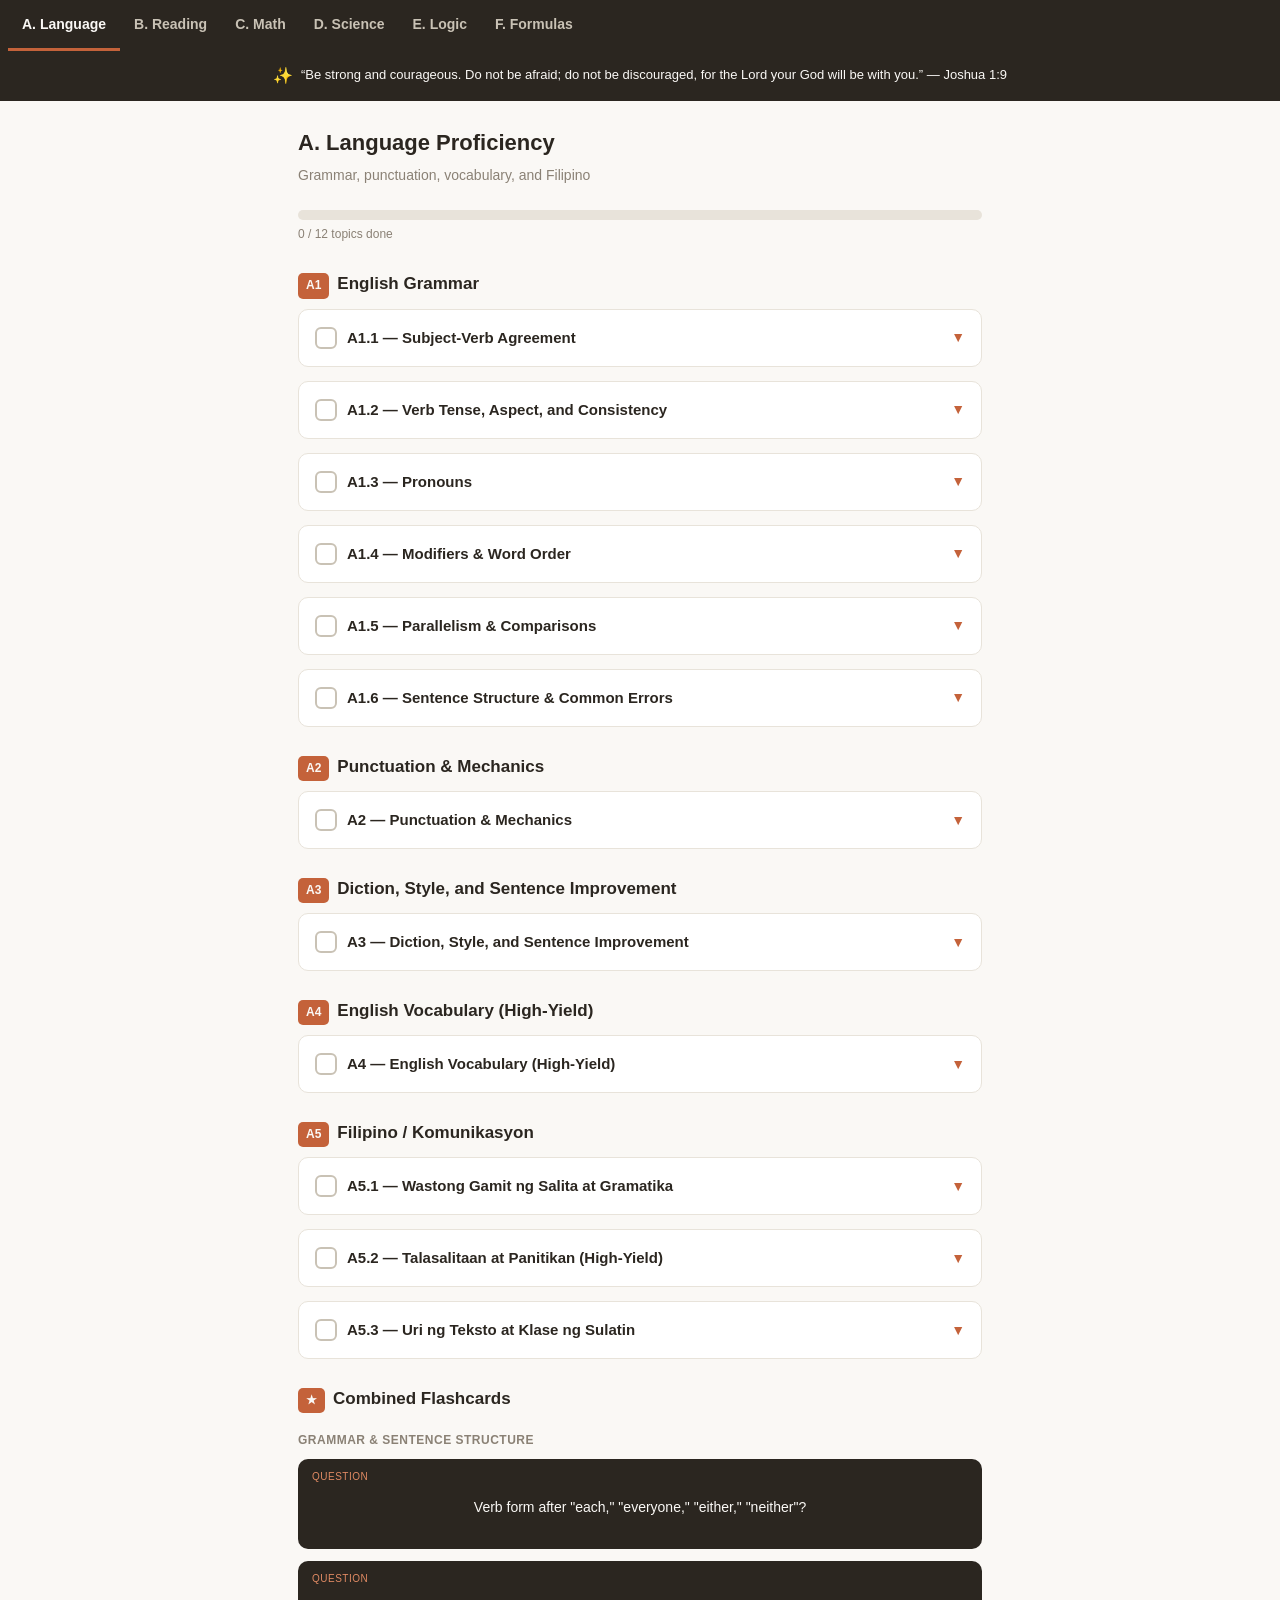
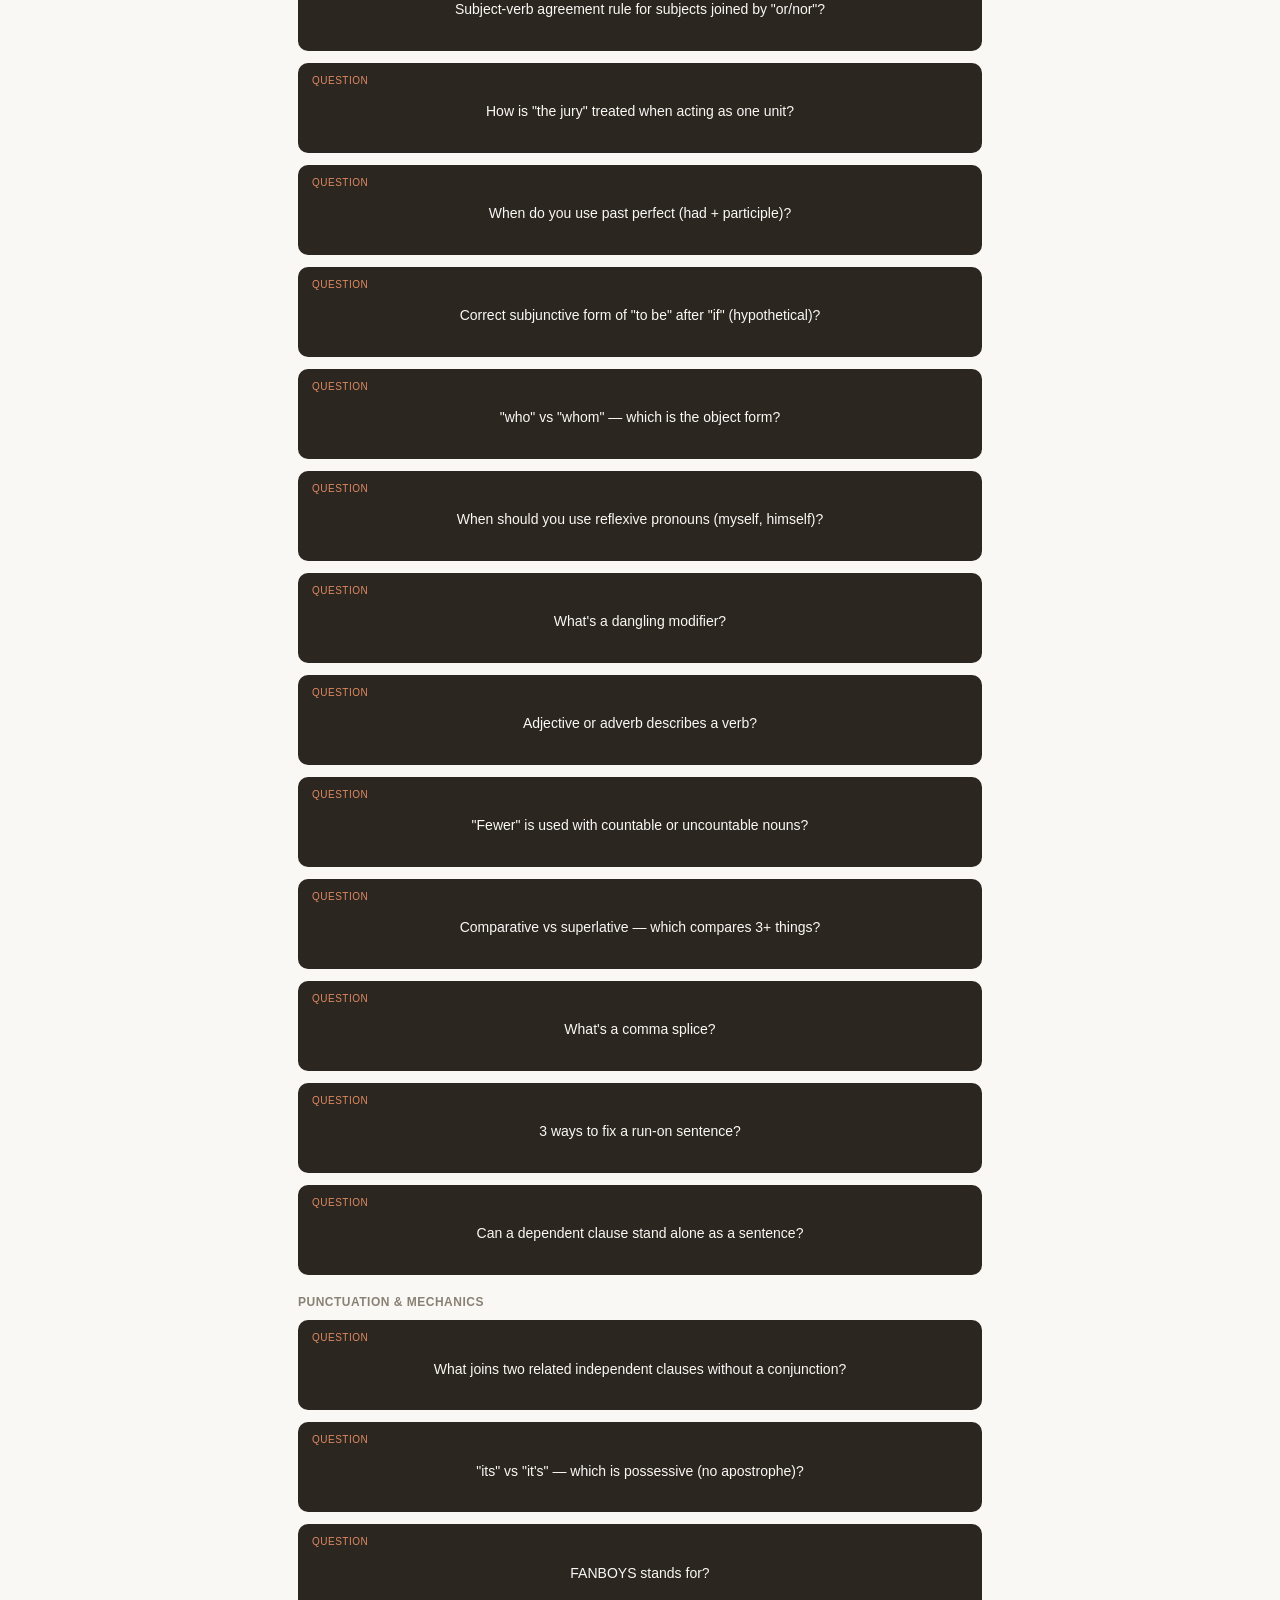
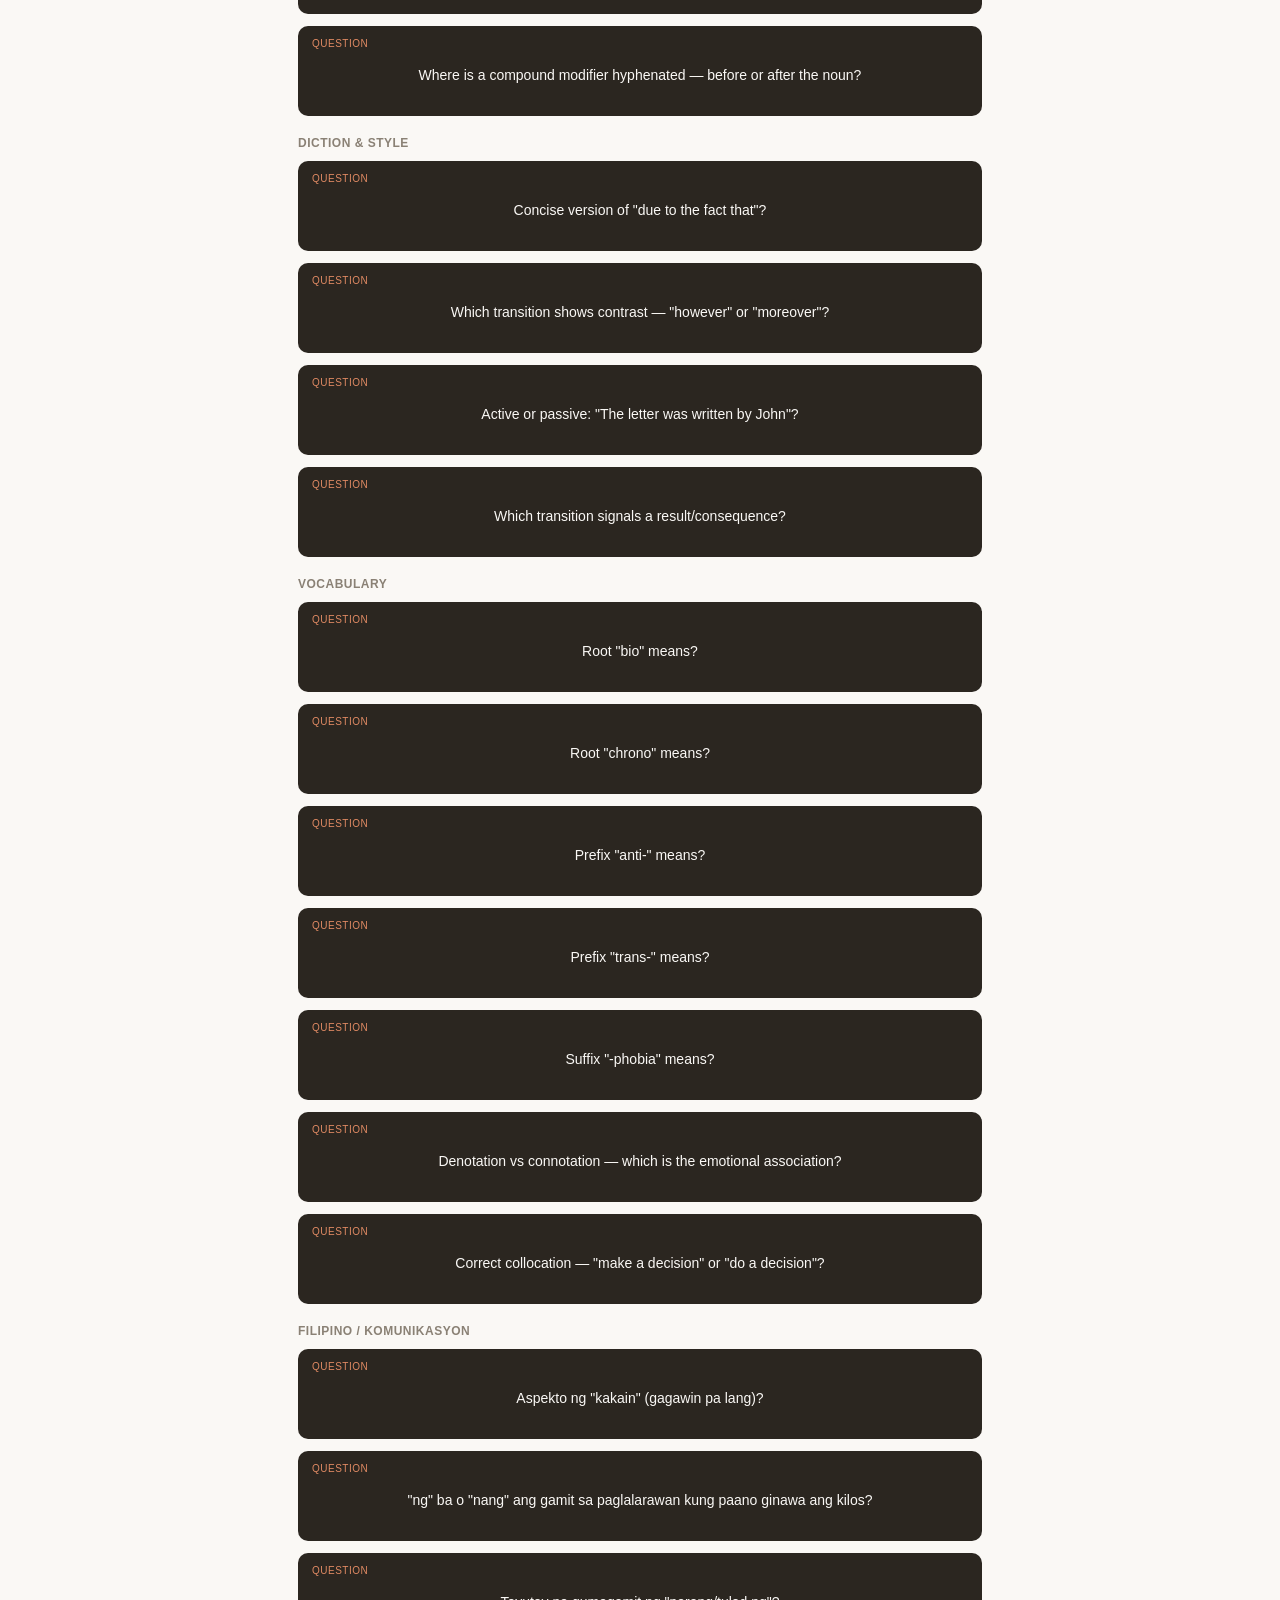
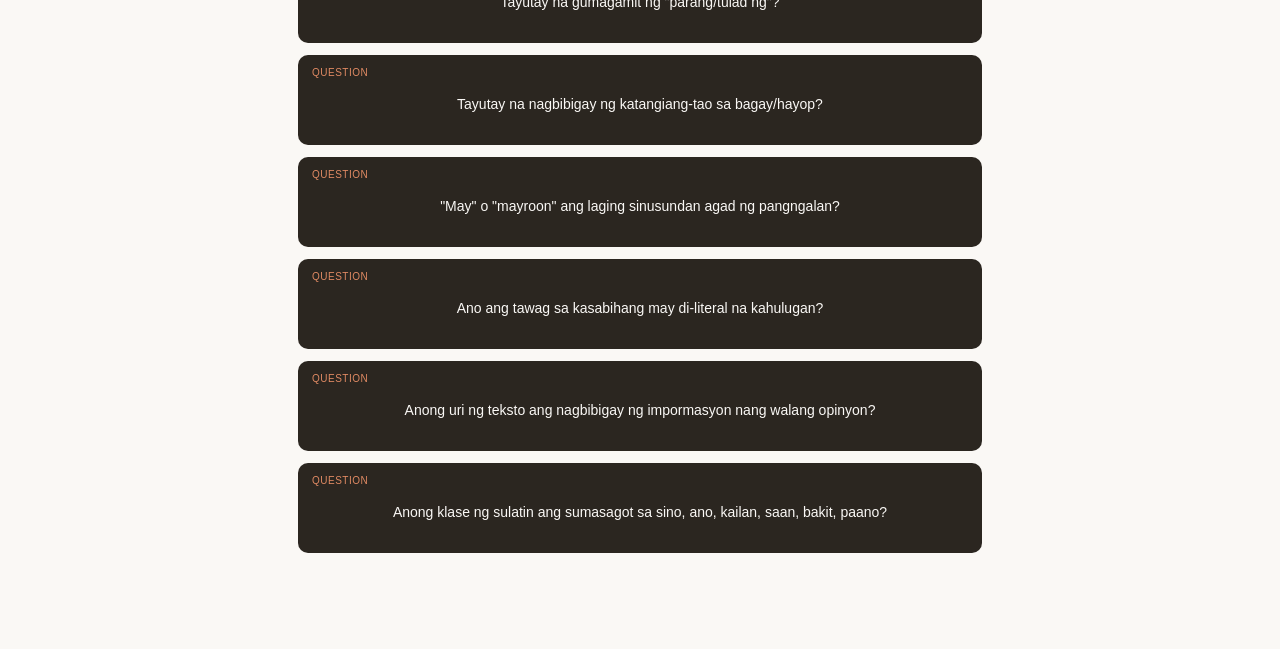
<file: index-4.html>
<!DOCTYPE html>
<html lang="en">
<head>
<meta charset="UTF-8">
<meta name="viewport" content="width=device-width, initial-scale=1.0">
<title>UPCAT Reviewer</title>
<link rel="stylesheet" href="style.css">
<link rel="manifest" href="manifest.json">
<meta name="theme-color" content="#2B2620">
<meta name="apple-mobile-web-app-capable" content="yes">
<meta name="apple-mobile-web-app-status-bar-style" content="black-translucent">
<meta name="apple-mobile-web-app-title" content="UPCAT">
<link rel="apple-touch-icon" href="icon-192.png">
</head>
<body>

  <nav>
    <button class="active" onclick="showSection('sectionA', this)">A. Language</button>
    <button onclick="showSection('sectionB', this)">B. Reading</button>
    <button onclick="showSection('sectionC', this)">C. Math</button>
    <button onclick="showSection('sectionD', this)">D. Science</button>
    <button onclick="showSection('sectionE', this)">E. Logic</button>
    <button onclick="showSection('sectionF', this)">F. Formulas</button>
  </nav>

  <div id="quoteBanner"><span class="quote-emoji">✨</span><span id="quoteText"></span></div>


  <section id="sectionA" class="active">
    <h1>A. Language Proficiency</h1>
    <p class="section-subtitle">Grammar, punctuation, vocabulary, and Filipino</p>
    
    <div class="progress-wrap" data-section-id="sectionA" data-total="12">
      <div class="progress-bar-track"><div class="progress-bar-fill"></div></div>
      <div class="progress-label"><span class="progress-count">0</span> / 12 topics done</div>
    </div>
    <div class="main-topic-header"><span class="tag">A1</span><h2>English Grammar</h2></div>

    <div class="topic-card" data-topic-id="A1.1">
      <div class="topic-header" onclick="toggleTopic(this)">
        <label class="done-check" onclick="event.stopPropagation()">
          <input type="checkbox" onchange="toggleDone('A1.1', this)">
          <span class="checkmark"></span>
        </label>
        <h3>A1.1 — Subject-Verb Agreement</h3>
        <span class="chevron">▼</span>
      </div>
      <div class="topic-body">
        <div class="subtabs">
          <button class="subtab-btn active" onclick="showSubtab(this, 'notes')">Notes</button>
          <button class="subtab-btn" onclick="showSubtab(this, 'practice')">Practice</button>
        </div>
        <div class="subtab-panel active" data-panel="notes">
          <div class="note-block">
            <div class="label">Meaning</div>
            <p>This rule simply says that a singular subject needs a singular verb, and a plural subject needs a plural verb. It sounds easy at first, but the exam likes to hide the real subject behind tricky words, extra phrases, or unusual sentence order — so the real skill here is learning to find the <em>true</em> subject before choosing your verb. Many students get this wrong not because they don't know the rule, but because they match the verb to the wrong word in the sentence.</p>
          </div>
<div class="note-block">
            <div class="label">Examples</div>
            <ul>
<li>"Mathematics <strong>is</strong> my hardest subject." (looks plural because of the "s," but it names one single subject)</li>
<li>"Neither the coach nor the players <strong>were</strong> happy." (the verb matches the closer subject, "players")</li>
<li>"The basket of apples <strong>is</strong> on the table." (the subject is "basket," not "apples" — "of apples" is just extra description)</li>
<li>"There <strong>are</strong> three cats in the yard." (the real subject, "cats," comes after the verb, not before)</li>
<li>"Everyone in the class <strong>is</strong> required to attend." (even though "class" sounds like a group, "everyone" is the true subject, and it's always singular)</li>
</ul>
          </div>
<div class="note-block">
            <div class="label">Application</div>
            <p>When you read a sentence, find the true subject first — cover up or ignore any describing phrases sitting between the subject and the verb, since they never affect which verb form you use. Watch out for these common traps:</p>
<ul>
<li>Words like <em>mathematics, physics, news, measles</em> look plural because they end in "s," but they act as a single, singular subject.</li>
<li>With "or/nor," the verb always agrees with whichever subject sits closest to it, not the first one mentioned.</li>
<li>Indefinite pronouns like <em>each, everyone, either, neither, somebody</em> are always treated as singular, even when they seem to refer to a group of people.</li>
<li>Amounts of money, time, or distance are usually treated as one single unit rather than counted individually — "Ten dollars is enough," not "are enough," because we're thinking of it as one amount.</li>
<li>In sentences that start with "there is/are" or "here is/are," the subject actually comes <em>after</em> the verb, so you need to find it before deciding which verb form to use.</li>
</ul>
          </div>
<div class="note-block">
            <div class="label">Explanation</div>
            <p>The confusion in this topic usually comes from something sitting between the subject and the verb, or from a sentence being flipped around so the subject appears in an unusual position. The fix is always the same, no matter how tricky the sentence looks: cross out the extra describing words, locate the one true noun that is actually doing the action, and match your verb to that noun alone. Once you build the habit of finding the "real" subject first, this becomes one of the easiest topics to get consistently right, since the rule itself never changes — only the disguise around it does.</p>
          </div>
        </div>
        <div class="subtab-panel" data-panel="practice">
          <div class="question">
            <div class="q-text"><strong>1.</strong> "The committee ___ meeting every Friday."<br>a) is b) are</div>
            <button class="reveal-btn" onclick="toggleAnswer(this)">Show Answer</button>
            <div class="answer"><strong>a) is</strong> — committee is one unit here.</div>
          </div>
<div class="question">
            <div class="q-text"><strong>2.</strong> "Neither the students nor the teacher ___ prepared for the fire drill."<br>a) was b) were</div>
            <button class="reveal-btn" onclick="toggleAnswer(this)">Show Answer</button>
            <div class="answer"><strong>a) was</strong> — agrees with "teacher" (closer subject).</div>
          </div>
<div class="question">
            <div class="q-text"><strong>3.</strong> "The box of chocolates ___ already empty."<br>a) is b) are</div>
            <button class="reveal-btn" onclick="toggleAnswer(this)">Show Answer</button>
            <div class="answer"><strong>a) is</strong> — subject is "box," not "chocolates."</div>
          </div>
<div class="question">
            <div class="q-text"><strong>4.</strong> "Everyone in the room ___ excited about the field trip."<br>a) is b) are</div>
            <button class="reveal-btn" onclick="toggleAnswer(this)">Show Answer</button>
            <div class="answer"><strong>a) is</strong> — "everyone" is always singular.</div>
          </div>
<div class="question">
            <div class="q-text"><strong>5.</strong> "There ___ several reasons why the project failed."<br>a) is b) are</div>
            <button class="reveal-btn" onclick="toggleAnswer(this)">Show Answer</button>
            <div class="answer"><strong>b) are</strong> — real subject is "reasons" (plural), found after "there."</div>
          </div>
        </div>
      </div>
    </div>

    <div class="topic-card" data-topic-id="A1.2">
      <div class="topic-header" onclick="toggleTopic(this)">
        <label class="done-check" onclick="event.stopPropagation()">
          <input type="checkbox" onchange="toggleDone('A1.2', this)">
          <span class="checkmark"></span>
        </label>
        <h3>A1.2 — Verb Tense, Aspect, and Consistency</h3>
        <span class="chevron">▼</span>
      </div>
      <div class="topic-body">
        <div class="subtabs">
          <button class="subtab-btn active" onclick="showSubtab(this, 'notes')">Notes</button>
          <button class="subtab-btn" onclick="showSubtab(this, 'practice')">Practice</button>
        </div>
        <div class="subtab-panel active" data-panel="notes">
          <div class="note-block">
            <div class="label">Meaning</div>
            <p>Tense tells you <em>when</em> something happened — past, present, or future. Aspect tells you <em>how</em> the action unfolds — whether it's finished, still going on, or connected to another moment in time. This topic checks whether you can place events correctly along a timeline and keep that timeline consistent throughout a sentence or paragraph, without accidentally jumping backward or forward for no reason.</p>
          </div>
<div class="note-block">
            <div class="label">Examples</div>
            <ul>
<li>"I <strong>have finished</strong> my project." (present perfect — the action is finished, but it still matters right now, and no exact time is mentioned)</li>
<li>"She <strong>had left</strong> before I arrived." (past perfect — this shows which of two past events happened <em>first</em>)</li>
<li>"They <strong>are studying</strong> right now." (present progressive — an action that is happening at this exact moment)</li>
<li>"By next year, I <strong>will have graduated</strong>." (future perfect — an action that will be complete before a specific point in the future)</li>
<li>"If I <strong>were</strong> taller, I would join the team." (subjunctive mood — describes a wish or a situation that isn't actually true)</li>
</ul>
          </div>
<div class="note-block">
            <div class="label">Application</div>
            <p>Ask yourself: did this happen before, during, or after another action in the sentence? If two things happened in the past but one happened clearly <em>before</em> the other, use the past perfect ("had + participle") for the earlier event, and simple past for the later one. If a sentence describes a wish, a guess, or a hypothetical situation that isn't real, use "were" instead of "was," even with subjects like "I" or "he/she" — this is called the subjunctive mood, and it's a common trap on the exam. Also pay close attention to irregular verbs (like <em>go/went/gone</em> or <em>write/wrote/written</em>), since their past tense and past participle forms don't follow the usual "-ed" pattern and are easy to mix up.</p>
          </div>
<div class="note-block">
            <div class="label">Explanation</div>
            <p>Most tense errors happen when a sentence starts off in one tense and then quietly switches to another without a good reason — for example, starting a story in the past tense and then suddenly describing an action in the present tense. To avoid this, read the whole sentence (or even the whole paragraph) as one single timeline in your head, and make sure every verb fits naturally into that same timeline unless the meaning genuinely requires a shift, like moving from something that already happened to something that is still ongoing. With practice, this becomes a matter of "listening" to whether the sentence sounds consistent, rather than memorizing complicated rules.</p>
          </div>
        </div>
        <div class="subtab-panel" data-panel="practice">
          <div class="question">
            <div class="q-text"><strong>1.</strong> "By the time the ambulance arrived, the patient ___ already passed away."<br>a) has b) had</div>
            <button class="reveal-btn" onclick="toggleAnswer(this)">Show Answer</button>
            <div class="answer"><strong>b) had</strong> — past perfect; happened before another past event.</div>
          </div>
<div class="question">
            <div class="q-text"><strong>2.</strong> Spot the error: "Yesterday, she goes to the market and bought fish."</div>
            <button class="reveal-btn" onclick="toggleAnswer(this)">Show Answer</button>
            <div class="answer"><strong></strong> "goes" should be "went" — both actions are in the past, need consistency.</div>
          </div>
<div class="question">
            <div class="q-text"><strong>3.</strong> "If I ___ you, I would apologize first."<br>a) was b) were</div>
            <button class="reveal-btn" onclick="toggleAnswer(this)">Show Answer</button>
            <div class="answer"><strong>b) were</strong> — subjunctive for hypothetical.</div>
          </div>
<div class="question">
            <div class="q-text"><strong>4.</strong> Choose the correct past participle: "The window was ___ during the storm."<br>a) broke b) broken</div>
            <button class="reveal-btn" onclick="toggleAnswer(this)">Show Answer</button>
            <div class="answer"><strong>b) broken</strong> — past participle used with "was" (passive voice).</div>
          </div>
<div class="question">
            <div class="q-text"><strong>5.</strong> "The teacher requested that every student ___ their assignment on time."<br>a) submits b) submit</div>
            <button class="reveal-btn" onclick="toggleAnswer(this)">Show Answer</button>
            <div class="answer"><strong>b) submit</strong> — subjunctive after a formal request/demand.</div>
          </div>
        </div>
      </div>
    </div>

    <div class="topic-card" data-topic-id="A1.3">
      <div class="topic-header" onclick="toggleTopic(this)">
        <label class="done-check" onclick="event.stopPropagation()">
          <input type="checkbox" onchange="toggleDone('A1.3', this)">
          <span class="checkmark"></span>
        </label>
        <h3>A1.3 — Pronouns</h3>
        <span class="chevron">▼</span>
      </div>
      <div class="topic-body">
        <div class="subtabs">
          <button class="subtab-btn active" onclick="showSubtab(this, 'notes')">Notes</button>
          <button class="subtab-btn" onclick="showSubtab(this, 'practice')">Practice</button>
        </div>
        <div class="subtab-panel active" data-panel="notes">
          <div class="note-block">
            <div class="label">Meaning</div>
            <p>A pronoun is a word that stands in for a noun so we don't have to keep repeating the same name (like using "he" instead of saying "John" every single time). This topic checks two things: first, whether you can clearly match a pronoun to the exact noun it's replacing, and second, whether you're using the correct <em>form</em> of that pronoun depending on its job in the sentence — whether it's doing the action or receiving it.</p>
          </div>
<div class="note-block">
            <div class="label">Examples</div>
            <ul>
<li>"Each student must submit <strong>his/her</strong> essay." (the pronoun matches the singular noun "each student")</li>
<li>"<strong>Whom</strong> did you call?" (object form, since "whom" is receiving the action of calling, not doing it)</li>
<li>"Please send the report to John or <strong>me</strong>." (object pronoun — not "myself," since there's no reason to use a reflexive pronoun here)</li>
<li>"My car, <strong>which</strong> is red, needs repair." (this gives extra, non-essential information about the car)</li>
<li>"The book <strong>that</strong> I borrowed is due tomorrow." (this identifies specifically which book — essential information)</li>
</ul>
          </div>
<div class="note-block">
            <div class="label">Application</div>
            <p>First, find the noun the pronoun is replacing (called its antecedent), and make sure the two match in number — singular pronoun for a singular noun, plural for plural. Second, check whether the pronoun is doing the action in the sentence (subject form: I, he, she, they, who) or receiving the action (object form: me, him, her, them, whom). A simple trick for "who" vs. "whom": if you could answer the question with "he" or "she," use "who"; if you'd answer with "him" or "her," use "whom." Only use reflexive pronouns (myself, himself, themselves) when the subject and the object of the sentence are literally the same person — never just to sound more polite or formal.</p>
          </div>
<div class="note-block">
            <div class="label">Explanation</div>
            <p>Confusion in this topic happens most often when a pronoun could refer to more than one noun in the sentence, leaving the reader unsure who or what is actually being talked about — this is called a vague or ambiguous reference, and it's a common error type tested on the exam. Another frequent mistake is using "myself" simply because it sounds more formal or polite, even though it's grammatically incorrect unless the subject and object are the same person. The best habit to build is tracing every pronoun back to one clear, specific noun before deciding which form fits — if you can't clearly identify what the pronoun refers to, the sentence likely needs to be rewritten.</p>
          </div>
        </div>
        <div class="subtab-panel" data-panel="practice">
          <div class="question">
            <div class="q-text"><strong>1.</strong> "Each of the boys forgot ___ jacket at school."<br>a) his b) their</div>
            <button class="reveal-btn" onclick="toggleAnswer(this)">Show Answer</button>
            <div class="answer"><strong>a) his</strong> — "each" is singular (traditional grammar rule).</div>
          </div>
<div class="question">
            <div class="q-text"><strong>2.</strong> "___ is going to the party tonight?"<br>a) Who b) Whom</div>
            <button class="reveal-btn" onclick="toggleAnswer(this)">Show Answer</button>
            <div class="answer"><strong>a) Who</strong> — subject of the sentence.</div>
          </div>
<div class="question">
            <div class="q-text"><strong>3.</strong> Spot the error: "The manager gave the assignment to Sarah and myself."</div>
            <button class="reveal-btn" onclick="toggleAnswer(this)">Show Answer</button>
            <div class="answer"><strong></strong> "myself" should be "me" — reflexive pronoun misused; should be object pronoun.</div>
          </div>
<div class="question">
            <div class="q-text"><strong>4.</strong> "This backpack is ___ than mine."<br>a) hers b) her</div>
            <button class="reveal-btn" onclick="toggleAnswer(this)">Show Answer</button>
            <div class="answer"><strong>a) hers</strong> — possessive pronoun (stands alone, no noun after it).</div>
          </div>
<div class="question">
            <div class="q-text"><strong>5.</strong> Identify the vague pronoun reference: "When the teacher spoke to the principal, she seemed upset." What's unclear?</div>
            <button class="reveal-btn" onclick="toggleAnswer(this)">Show Answer</button>
            <div class="answer"><strong></strong> It's unclear whether "she" refers to the teacher or the principal — needs to be rewritten with a specific name.</div>
          </div>
        </div>
      </div>
    </div>

    <div class="topic-card" data-topic-id="A1.4">
      <div class="topic-header" onclick="toggleTopic(this)">
        <label class="done-check" onclick="event.stopPropagation()">
          <input type="checkbox" onchange="toggleDone('A1.4', this)">
          <span class="checkmark"></span>
        </label>
        <h3>A1.4 — Modifiers & Word Order</h3>
        <span class="chevron">▼</span>
      </div>
      <div class="topic-body">
        <div class="subtabs">
          <button class="subtab-btn active" onclick="showSubtab(this, 'notes')">Notes</button>
          <button class="subtab-btn" onclick="showSubtab(this, 'practice')">Practice</button>
        </div>
        <div class="subtab-panel active" data-panel="notes">
          <div class="note-block">
            <div class="label">Meaning</div>
            <p>A modifier is a word or phrase that describes or gives more information about something else in the sentence — an adjective describing a noun, or an adverb describing a verb. This topic tests whether the modifier is placed close enough to the exact word it's meant to describe, because if it's too far away, the sentence can accidentally end up saying something completely different from what you intended.</p>
          </div>
<div class="note-block">
            <div class="label">Examples</div>
            <ul>
<li>Wrong: "She almost drove her kids to school every day." (this sounds like she almost did the whole activity of driving, which isn't what's meant)</li>
<li>Right: "She drove her kids to school almost every day." (now "almost" correctly describes "every day," meaning she did it on most days but not all)</li>
<li>Wrong: "Walking to school, the rain started pouring." (this literally suggests the rain was the one walking, which makes no sense)</li>
<li>Right: "Walking to school, I got caught in the rain." (now it's clear that "I" is the one walking)</li>
<li>"She sings <strong>well</strong>." (adverb, describing the verb "sings" — how she sings) vs. "She is a <strong>good</strong> singer." (adjective, describing the noun "singer" — what kind of singer she is)</li>
</ul>
          </div>
<div class="note-block">
            <div class="label">Application</div>
            <p>When you read a sentence, check exactly which word the modifier is sitting closest to — is that really the word it should be describing, or did it accidentally attach itself to the wrong one? If a sentence starts with a describing phrase (like "Walking to school..." or "After finishing the race..."), the very next word after the comma should be the person or thing actually doing that action; if it isn't, the modifier is "dangling" with nothing to attach to. Also double-check whether a word is describing an action (a verb) — which needs the adverb form (usually ending in "-ly") — or describing a person or thing (a noun) — which needs the adjective form instead.</p>
          </div>
<div class="note-block">
            <div class="label">Explanation</div>
            <p>These errors happen because English allows a fair amount of freedom in how you arrange words, which means a modifier can accidentally end up attached to the wrong part of the sentence without the writer even noticing. The fix is always the same: physically move the modifier so it sits directly next to the exact word or person it's meant to describe, or, if the sentence is missing a clear "doer" altogether, add one in. Reading a sentence slowly and literally — asking "does this actually make sense as written?" — is often enough to catch these errors, since misplaced and dangling modifiers tend to create sentences that sound a little strange or even silly once you notice them.</p>
          </div>
        </div>
        <div class="subtab-panel" data-panel="practice">
          <div class="question">
            <div class="q-text"><strong>1.</strong> Fix the misplaced modifier: "He served pizza to the guests on paper plates."</div>
            <button class="reveal-btn" onclick="toggleAnswer(this)">Show Answer</button>
            <div class="answer"><strong></strong> "He served pizza on paper plates to the guests." (the plates, not the guests, are on paper)</div>
          </div>
<div class="question">
            <div class="q-text"><strong>2.</strong> Fix the dangling modifier: "After finishing the race, a medal was given to her."</div>
            <button class="reveal-btn" onclick="toggleAnswer(this)">Show Answer</button>
            <div class="answer"><strong></strong> "After finishing the race, <strong>she</strong> was given a medal." (need a clear doer)</div>
          </div>
<div class="question">
            <div class="q-text"><strong>3.</strong> "He speaks ___ for a foreigner."<br>a) good b) well</div>
            <button class="reveal-btn" onclick="toggleAnswer(this)">Show Answer</button>
            <div class="answer"><strong>b) well</strong> — describes the verb "speaks," needs an adverb.</div>
          </div>
<div class="question">
            <div class="q-text"><strong>4.</strong> Identify the error: "I don't want no dessert tonight."</div>
            <button class="reveal-btn" onclick="toggleAnswer(this)">Show Answer</button>
            <div class="answer"><strong></strong> Double negative — should be "I don't want any dessert tonight."</div>
          </div>
<div class="question">
            <div class="q-text"><strong>5.</strong> Explain the meaning difference: "She only smiled at him" vs "Only she smiled at him."</div>
            <button class="reveal-btn" onclick="toggleAnswer(this)">Show Answer</button>
            <div class="answer"><strong></strong> First = smiling was the only thing she did (didn't speak, wave, etc.); Second = she was the only person who smiled (no one else did).</div>
          </div>
        </div>
      </div>
    </div>

    <div class="topic-card" data-topic-id="A1.5">
      <div class="topic-header" onclick="toggleTopic(this)">
        <label class="done-check" onclick="event.stopPropagation()">
          <input type="checkbox" onchange="toggleDone('A1.5', this)">
          <span class="checkmark"></span>
        </label>
        <h3>A1.5 — Parallelism & Comparisons</h3>
        <span class="chevron">▼</span>
      </div>
      <div class="topic-body">
        <div class="subtabs">
          <button class="subtab-btn active" onclick="showSubtab(this, 'notes')">Notes</button>
          <button class="subtab-btn" onclick="showSubtab(this, 'practice')">Practice</button>
        </div>
        <div class="subtab-panel active" data-panel="notes">
          <div class="note-block">
            <div class="label">Meaning</div>
            <p>Parallelism means keeping the same grammatical form for every item in a list or a pair of ideas, so the sentence flows smoothly and evenly instead of feeling awkward or lopsided. Comparisons, meanwhile, need to compare things that are actually the same <em>type</em> of thing — not accidentally compare a thing to a completely unrelated category, which is a subtle error that's easy to miss on a first read.</p>
          </div>
<div class="note-block">
            <div class="label">Examples</div>
            <ul>
<li>Wrong: "She likes reading, to write, and painting." → Right: "She likes reading, writing, and painting." (all three items now end in "-ing," matching in form)</li>
<li>Wrong: "The price of milk is higher than soda." → Right: "The price of milk is higher than <strong>that of</strong> soda." (this compares price to price, not price to an actual drink)</li>
<li>"I have <strong>less</strong> homework tonight." (uncountable — you can't count "homework" one by one) vs. "I have <strong>fewer</strong> assignments tonight." (countable — you can count assignments individually: one, two, three)</li>
<li>"She is <strong>taller</strong> than her brother." (comparative form, used when comparing exactly two people) vs. "She is the <strong>tallest</strong> in her family." (superlative form, used when comparing three or more people)</li>
<li>"Not only did he apologize, but he also <strong>offered</strong> to help." (parallel verb forms after "not only... but also")</li>
</ul>
          </div>
<div class="note-block">
            <div class="label">Application</div>
            <p>When you see a list joined by commas or the word "and," check that every single item in that list has the same grammatical shape — either all verbs in "-ing" form, all plain nouns, or all simple verbs, but not a mix of different forms. For comparison sentences, read carefully and ask yourself: "Am I comparing two genuinely similar things, or did I accidentally compare a thing to a completely different kind of thing?" For "fewer" versus "less," a quick test is to ask if you could count the item one at a time — if yes, use "fewer"; if it's more like a general amount or substance, use "less."</p>
          </div>
<div class="note-block">
            <div class="label">Explanation</div>
            <p>Parallelism errors usually happen when a writer starts a list using one grammatical form and then unconsciously drifts into a different one partway through, often without even realizing it while writing quickly. Comparison errors, on the other hand, usually happen when a sentence accidentally drops an important connecting word (like "that of" or "compared to"), causing the two sides of the comparison to no longer match up logically, even though the sentence might still "sound fine" on a quick read. The best way to catch both types of errors is to slow down and read the sentence item by item, or side by side for comparisons, rather than reading the whole thing quickly as one block.</p>
          </div>
        </div>
        <div class="subtab-panel" data-panel="practice">
          <div class="question">
            <div class="q-text"><strong>1.</strong> Fix the parallelism error: "The recipe requires mixing the batter, to preheat the oven, and greasing the pan."</div>
            <button class="reveal-btn" onclick="toggleAnswer(this)">Show Answer</button>
            <div class="answer"><strong></strong> "...mixing the batter, preheating the oven, and greasing the pan."</div>
          </div>
<div class="question">
            <div class="q-text"><strong>2.</strong> "I have ___ homework tonight than I did yesterday."<br>a) fewer b) less</div>
            <button class="reveal-btn" onclick="toggleAnswer(this)">Show Answer</button>
            <div class="answer"><strong>b) less</strong> — homework is uncountable.</div>
          </div>
<div class="question">
            <div class="q-text"><strong>3.</strong> Fix the illogical comparison: "The population of Manila is larger than Cebu."</div>
            <button class="reveal-btn" onclick="toggleAnswer(this)">Show Answer</button>
            <div class="answer"><strong></strong> "The population of Manila is larger than <strong>that of</strong> Cebu." (comparing population to population)</div>
          </div>
<div class="question">
            <div class="q-text"><strong>4.</strong> "Of the two answers, this one is ___."<br>a) better b) best</div>
            <button class="reveal-btn" onclick="toggleAnswer(this)">Show Answer</button>
            <div class="answer"><strong>a) better</strong> — comparative, only 2 items being compared.</div>
          </div>
<div class="question">
            <div class="q-text"><strong>5.</strong> Fix: "He is both intelligent and a hard worker."</div>
            <button class="reveal-btn" onclick="toggleAnswer(this)">Show Answer</button>
            <div class="answer"><strong></strong> "He is both intelligent and hard-working." (parallel adjective forms) — or "He is both an intelligent person and a hard worker" (parallel nouns).</div>
          </div>
        </div>
      </div>
    </div>

    <div class="topic-card" data-topic-id="A1.6">
      <div class="topic-header" onclick="toggleTopic(this)">
        <label class="done-check" onclick="event.stopPropagation()">
          <input type="checkbox" onchange="toggleDone('A1.6', this)">
          <span class="checkmark"></span>
        </label>
        <h3>A1.6 — Sentence Structure & Common Errors</h3>
        <span class="chevron">▼</span>
      </div>
      <div class="topic-body">
        <div class="subtabs">
          <button class="subtab-btn active" onclick="showSubtab(this, 'notes')">Notes</button>
          <button class="subtab-btn" onclick="showSubtab(this, 'practice')">Practice</button>
        </div>
        <div class="subtab-panel active" data-panel="notes">
          <div class="note-block">
            <div class="label">Meaning</div>
            <p>This topic checks whether you can tell a truly complete sentence apart from a broken one — either too short and unfinished (called a fragment) or two full sentences squeezed together incorrectly without the right connector (called a run-on). Being able to spot these quickly is one of the most practical skills for both grammar questions and for improving your own writing.</p>
          </div>
<div class="note-block">
            <div class="label">Examples</div>
            <ul>
<li>Fragment: "Because she was exhausted." (this leaves us hanging — we know <em>why</em>, but not <em>what happened</em> as a result)</li>
<li>Complete: "Because she was exhausted, she went to bed early." (now the sentence delivers a full, complete thought)</li>
<li>Run-on/comma splice: "I like pizza, I eat it every week." (two complete sentences joined by only a comma, which isn't strong enough on its own)</li>
<li>Fixed: "I like pizza. I eat it every week." or "I like pizza, <strong>and</strong> I eat it every week." or "I like pizza; I eat it every week."</li>
<li>Voice inconsistency: "He cooked dinner, and the dishes were washed by her." → Fixed: "He cooked dinner, and she washed the dishes." (both halves now use active voice)</li>
</ul>
          </div>
<div class="note-block">
            <div class="label">Application</div>
            <p>Read the sentence and ask yourself: does it have a clear subject, a verb, and a complete thought that could stand on its own? If a sentence starts with a word like "because," "although," "since," or "when," and nothing else follows to complete the thought, it's a fragment. If you notice two complete sentences joined by nothing but a comma, that's a comma splice — you'll need to fix it using a period, a semicolon, or a proper conjunction like "and," "but," or "so" instead. It also helps to check that the whole sentence stays in the same voice throughout — either both halves active (subject does the action) or both passive (subject receives the action), rather than mixing the two.</p>
          </div>
<div class="note-block">
            <div class="label">Explanation</div>
            <p>Fragments happen because a dependent clause — one that starts with a word like "although" or "because" — can sound like it's expressing a complete idea, when in reality it's "leaning" on a main clause that never actually shows up in the sentence. Run-ons happen for the opposite reason: when we write quickly, we sometimes connect two genuinely complete ideas using just a comma, when the relationship between them actually needs a stronger connector to hold them together properly. Learning to tell the difference between a clause that can "stand on its own" (independent) and one that needs support from another clause (dependent) is really the key skill that solves both of these common problems at once.</p>
          </div>
        </div>
        <div class="subtab-panel" data-panel="practice">
          <div class="question">
            <div class="q-text"><strong>1.</strong> Is this a fragment or a complete sentence? "Since the store was closed."</div>
            <button class="reveal-btn" onclick="toggleAnswer(this)">Show Answer</button>
            <div class="answer"><strong></strong> Fragment — dependent clause with no main clause attached.</div>
          </div>
<div class="question">
            <div class="q-text"><strong>2.</strong> Fix the run-on: "The exam was difficult many students struggled to finish."</div>
            <button class="reveal-btn" onclick="toggleAnswer(this)">Show Answer</button>
            <div class="answer"><strong></strong> "The exam was difficult; many students struggled to finish." (or use a period, or add "so")</div>
          </div>
<div class="question">
            <div class="q-text"><strong>3.</strong> Fix the faulty coordination: "She studied hard, and she failed the test."</div>
            <button class="reveal-btn" onclick="toggleAnswer(this)">Show Answer</button>
            <div class="answer"><strong></strong> "<strong>Although</strong> she studied hard, she failed the test." (contrast, not addition)</div>
          </div>
<div class="question">
            <div class="q-text"><strong>4.</strong> Fix the voice inconsistency: "The teacher graded the essays, and the feedback was given by her the next day."</div>
            <button class="reveal-btn" onclick="toggleAnswer(this)">Show Answer</button>
            <div class="answer"><strong></strong> "The teacher graded the essays, and she gave the feedback the next day."</div>
          </div>
<div class="question">
            <div class="q-text"><strong>5.</strong> Identify which is an independent clause: "Although he was tired" or "He was tired."</div>
            <button class="reveal-btn" onclick="toggleAnswer(this)">Show Answer</button>
            <div class="answer"><strong></strong> "He was tired" — it can stand alone; "Although he was tired" is dependent (needs a main clause).</div>
          </div>
        </div>
      </div>
    </div>
<div class="main-topic-header"><span class="tag">A2</span><h2>Punctuation & Mechanics</h2></div>

    <div class="topic-card" data-topic-id="A2">
      <div class="topic-header" onclick="toggleTopic(this)">
        <label class="done-check" onclick="event.stopPropagation()">
          <input type="checkbox" onchange="toggleDone('A2', this)">
          <span class="checkmark"></span>
        </label>
        <h3>A2 — Punctuation & Mechanics</h3>
        <span class="chevron">▼</span>
      </div>
      <div class="topic-body">
        <div class="subtabs">
          <button class="subtab-btn active" onclick="showSubtab(this, 'notes')">Notes</button>
          <button class="subtab-btn" onclick="showSubtab(this, 'practice')">Practice</button>
        </div>
        <div class="subtab-panel active" data-panel="notes">
          <div class="note-block">
            <div class="label">Meaning</div>
            <p>This topic covers the small but powerful marks — commas, semicolons, colons, apostrophes, hyphens — that hold a sentence together and shape its meaning. Even though these marks are tiny, using the wrong one can genuinely confuse the reader or change what a sentence actually means, which is why each mark has one specific, consistent job that it's meant to do, and mixing them up is the most common mistake students make on this topic.</p>
          </div>
<div class="note-block">
            <div class="label">Examples</div>
            <ul>
<li>Comma: "After the game, we went home." (used after an introductory phrase, before the main part of the sentence begins)</li>
<li>Semicolon: "I have a test tomorrow; I need to study." (joins two closely related, complete sentences without needing a conjunction like "and")</li>
<li>Colon: "She packed three things: a book, a jacket, and snacks." (introduces a list, but only works after a sentence that could already stand complete on its own)</li>
<li>Apostrophe: "<strong>It's</strong> almost time for dinner, and the dog wagged <strong>its</strong> tail." (it's = it is/it has; its = possessive form, and it never takes an apostrophe)</li>
<li>Hyphen: "a <strong>well-known</strong> author" (hyphenated when the two describing words come directly before the noun) vs. "the author is <strong>well known</strong>" (no hyphen needed when the words come after the noun instead)</li>
</ul>
          </div>
<div class="note-block">
            <div class="label">Application</div>
            <p>Before using a semicolon or a colon, always check what comes <em>right before</em> it — is that part a complete sentence on its own? If yes, both marks can work there; if not, you likely need a comma instead. Before writing "it's," pause and ask yourself if you actually mean "it is" — if the answer is no, you almost certainly want "its" instead, with no apostrophe at all. When two describing words are working together directly in front of a noun (like "well-known author" or "fast-moving car"), connect them with a hyphen; but if those same words appear <em>after</em> the noun instead, the hyphen is dropped.</p>
          </div>
<div class="note-block">
            <div class="label">Explanation</div>
            <p>Most punctuation mistakes happen because these marks get treated as if they're interchangeable, when in fact each one carries a slightly different "strength" or purpose — a comma is the weakest connector, a semicolon is stronger and joins two complete ideas, and a colon works almost like an announcement, introducing something that follows. The most reliable trick for mastering this topic is to always check what comes immediately before the punctuation mark: is it a complete thought, or not? That single question usually tells you exactly which mark actually belongs there, without needing to memorize a long list of separate rules.</p>
          </div>
        </div>
        <div class="subtab-panel" data-panel="practice">
          <div class="question">
            <div class="q-text"><strong>1.</strong> Choose correctly: "___ almost time for dinner, and the dog wagged ___ tail."</div>
            <button class="reveal-btn" onclick="toggleAnswer(this)">Show Answer</button>
            <div class="answer"><strong></strong> "<strong>It's</strong> almost time for dinner, and the dog wagged <strong>its</strong> tail."</div>
          </div>
<div class="question">
            <div class="q-text"><strong>2.</strong> Fix the colon error: "My favorite subjects are: math, science, and English."</div>
            <button class="reveal-btn" onclick="toggleAnswer(this)">Show Answer</button>
            <div class="answer"><strong></strong> "My favorite subjects are math, science, and English." (no colon — "are" isn't a complete clause on its own before a list)</div>
          </div>
<div class="question">
            <div class="q-text"><strong>3.</strong> Choose the correct word: "The rainy weather will surely ___ our travel plans."<br>a) affect b) effect</div>
            <button class="reveal-btn" onclick="toggleAnswer(this)">Show Answer</button>
            <div class="answer"><strong>a) affect</strong> — verb meaning "to influence."</div>
          </div>
<div class="question">
            <div class="q-text"><strong>4.</strong> Punctuate correctly: "I woke up early I had a big exam that day"</div>
            <button class="reveal-btn" onclick="toggleAnswer(this)">Show Answer</button>
            <div class="answer"><strong></strong> "I woke up early; I had a big exam that day." (or use a period, or "because")</div>
          </div>
<div class="question">
            <div class="q-text"><strong>5.</strong> Choose the correct hyphenation: "The (well known / well-known) singer performed live." vs. "The singer is (well known / well-known)."</div>
            <button class="reveal-btn" onclick="toggleAnswer(this)">Show Answer</button>
            <div class="answer"><strong></strong> "The <strong>well-known</strong> singer performed live." (before noun — hyphenated) / "The singer is <strong>well known</strong>." (after — no hyphen)</div>
          </div>
        </div>
      </div>
    </div>
<div class="main-topic-header"><span class="tag">A3</span><h2>Diction, Style, and Sentence Improvement</h2></div>

    <div class="topic-card" data-topic-id="A3">
      <div class="topic-header" onclick="toggleTopic(this)">
        <label class="done-check" onclick="event.stopPropagation()">
          <input type="checkbox" onchange="toggleDone('A3', this)">
          <span class="checkmark"></span>
        </label>
        <h3>A3 — Diction, Style, and Sentence Improvement</h3>
        <span class="chevron">▼</span>
      </div>
      <div class="topic-body">
        <div class="subtabs">
          <button class="subtab-btn active" onclick="showSubtab(this, 'notes')">Notes</button>
          <button class="subtab-btn" onclick="showSubtab(this, 'practice')">Practice</button>
        </div>
        <div class="subtab-panel active" data-panel="notes">
          <div class="note-block">
            <div class="label">Meaning</div>
            <p>This topic is about writing clearly and directly — cutting out unnecessary words, choosing an appropriate tone for the situation, and picking the version of a sentence that expresses the same idea in the clearest, most effective way possible. These often show up as "which of the following sentences is the best revision?" type questions, which test not just correctness, but overall quality and clarity of writing.</p>
          </div>
<div class="note-block">
            <div class="label">Examples</div>
            <ul>
<li>Wordy: "due to the fact that" → Concise: "because" (says the exact same thing in far fewer words)</li>
<li>Informal: "The results were kinda surprising." → Formal: "The results were somewhat surprising." (more appropriate for academic or professional writing)</li>
<li>Vague: "The situation was bad." → Precise: "The economy entered a recession." (gives the reader an actual, specific picture instead of a vague feeling)</li>
<li>Passive: "The plan was approved by the committee." → Active: "The committee approved the plan." (more direct, and usually a few words shorter too)</li>
<li>Contrast transition: "The team trained hard every day; <strong>however</strong>, they still lost." (signals that the second idea goes against what you'd expect from the first)</li>
</ul>
          </div>
<div class="note-block">
            <div class="label">Application</div>
            <p>When revising a sentence, first scan for wordy or padded phrases that could be shortened without losing any of the original meaning — common culprits include "due to the fact that," "in order to," and "at this point in time." Next, check the overall tone: does it match a formal or academic setting, or does it accidentally slip into casual, spoken-style language? It's also worth checking whether a sentence would sound clearer written in active voice (where the subject directly performs the action) rather than passive voice (where the subject receives the action instead), unless there's a specific reason to keep it passive, such as when the doer of the action is unknown or unimportant. Finally, when a question asks you to pick the best transition word, match it carefully to the actual relationship between the two ideas — is it a contrast, a result, an addition, or an example?</p>
          </div>
<div class="note-block">
            <div class="label">Explanation</div>
            <p>Wordiness and vague language tend to creep into writing simply because we're used to speaking casually in everyday conversation, but formal or academic writing generally rewards being direct and specific instead. Active voice tends to read more clearly because it always tells you exactly who is doing what, while passive voice can sometimes hide that information or make a sentence feel a little more distant and roundabout. The central skill being tested throughout this whole topic is really just one simple question, applied over and over: "Can this idea be expressed in fewer, clearer words, without losing any of its original meaning?"</p>
          </div>
        </div>
        <div class="subtab-panel" data-panel="practice">
          <div class="question">
            <div class="q-text"><strong>1.</strong> Make this concise: "Due to the fact that traffic was heavy, we arrived late."</div>
            <button class="reveal-btn" onclick="toggleAnswer(this)">Show Answer</button>
            <div class="answer"><strong></strong> "Because traffic was heavy, we arrived late."</div>
          </div>
<div class="question">
            <div class="q-text"><strong>2.</strong> Choose the best transition: "The team trained rigorously every day; ___, they still lost in the finals."<br>a) therefore b) however c) for example</div>
            <button class="reveal-btn" onclick="toggleAnswer(this)">Show Answer</button>
            <div class="answer"><strong>b) however</strong> — signals contrast (they trained hard, but still lost).</div>
          </div>
<div class="question">
            <div class="q-text"><strong>3.</strong> Rewrite in formal tone: "The teacher was kinda annoyed with the noisy class."</div>
            <button class="reveal-btn" onclick="toggleAnswer(this)">Show Answer</button>
            <div class="answer"><strong></strong> "The teacher was somewhat annoyed with the noisy class." (or "visibly annoyed")</div>
          </div>
<div class="question">
            <div class="q-text"><strong>4.</strong> Which sentence is more precise? a) "The weather was bad during the trip." b) "Heavy rains and strong winds disrupted the trip."</div>
            <button class="reveal-btn" onclick="toggleAnswer(this)">Show Answer</button>
            <div class="answer"><strong>b)</strong> — more specific and precise word choice.</div>
          </div>
<div class="question">
            <div class="q-text"><strong>5.</strong> Convert to active voice: "The award was given to her by the committee."</div>
            <button class="reveal-btn" onclick="toggleAnswer(this)">Show Answer</button>
            <div class="answer"><strong></strong> "The committee gave her the award."</div>
          </div>
        </div>
      </div>
    </div>
<div class="main-topic-header"><span class="tag">A4</span><h2>English Vocabulary (High-Yield)</h2></div>

    <div class="topic-card" data-topic-id="A4">
      <div class="topic-header" onclick="toggleTopic(this)">
        <label class="done-check" onclick="event.stopPropagation()">
          <input type="checkbox" onchange="toggleDone('A4', this)">
          <span class="checkmark"></span>
        </label>
        <h3>A4 — English Vocabulary (High-Yield)</h3>
        <span class="chevron">▼</span>
      </div>
      <div class="topic-body">
        <div class="subtabs">
          <button class="subtab-btn active" onclick="showSubtab(this, 'notes')">Notes</button>
          <button class="subtab-btn" onclick="showSubtab(this, 'practice')">Practice</button>
        </div>
        <div class="subtab-panel active" data-panel="notes">
          <div class="note-block">
            <div class="label">Meaning</div>
            <p>Vocabulary questions on the UPCAT rarely test pure memorization of a long word list. Instead, they check whether you can work out the meaning of an unfamiliar word using clues in the surrounding sentence, or by recognizing familiar word parts — roots, prefixes, and suffixes — that show up again and again across many different English words. This makes vocabulary less about memorizing and more about developing a flexible, reusable skill.</p>
          </div>
<div class="note-block">
            <div class="label">Examples</div>
            <ul>
<li>Definition clue: "Her <em>loquacious</em> nature, or tendency to talk a lot, made her popular." (the meaning is basically handed to you, right there in the sentence)</li>
<li>Contrast clue: "Unlike her <em>taciturn</em> brother, she never stopped talking." (an opposite word nearby — "never stopped talking" — hints that taciturn means quiet or reserved)</li>
<li>Example clue: "<em>Cephalopods</em>, such as octopuses and squids, are highly intelligent creatures." (the specific examples given help you understand what category of animal is being described)</li>
<li>Root: "bio" (life) → biology (study of life), biography (writing about someone's life)</li>
<li>Prefix: "trans-" (across) → transport (carry across), transatlantic (across the Atlantic)</li>
<li>Collocation: "conduct research" (the natural, correct pairing) vs. "make research" (sounds logical, but is not how native speakers actually phrase it)</li>
</ul>
          </div>
<div class="note-block">
            <div class="label">Application</div>
            <p>When you come across an unfamiliar word, first look closely at the surrounding sentence — is the meaning explained directly, hinted at through an example, or suggested through an opposite word nearby? If there's no obvious clue in the sentence, try breaking the word itself into smaller parts: does it contain a root, prefix, or suffix that you already recognize from other words you know? For collocation-style questions, keep in mind that certain word pairings simply become "the accepted way" native English speakers phrase things, even if a different combination might seem just as logical or grammatically fine on paper.</p>
          </div>
<div class="note-block">
            <div class="label">Explanation</div>
            <p>The exam tests vocabulary this particular way because it mirrors real, everyday reading — in real life, you won't always know every single word you come across, but you can usually still work out its approximate meaning using the context around it or the word's structure. Practicing common roots, prefixes, and suffixes essentially gives you a reusable toolkit that you can apply to completely new, unfamiliar words you've never seen before, which turns out to be a far more powerful and lasting strategy than trying to memorize one long, fixed vocabulary list.</p>
          </div>
        </div>
        <div class="subtab-panel" data-panel="practice">
          <div class="question">
            <div class="q-text"><strong>1.</strong> "The professor's <em>loquacious</em> lecturing style meant class always ran overtime because he simply couldn't stop talking." What does "loquacious" mean?</div>
            <button class="reveal-btn" onclick="toggleAnswer(this)">Show Answer</button>
            <div class="answer"><strong></strong> Talkative/wordy (definition clue given directly in the sentence).</div>
          </div>
<div class="question">
            <div class="q-text"><strong>2.</strong> Root "cred" relates to: a) believe b) write c) people</div>
            <button class="reveal-btn" onclick="toggleAnswer(this)">Show Answer</button>
            <div class="answer"><strong>a) believe</strong> (e.g., credible, credit)</div>
          </div>
<div class="question">
            <div class="q-text"><strong>3.</strong> Which sentence uses the correct collocation? a) "She made a research on frogs." b) "She conducted research on frogs."</div>
            <button class="reveal-btn" onclick="toggleAnswer(this)">Show Answer</button>
            <div class="answer"><strong>b)</strong> — "conduct research" is the correct collocation.</div>
          </div>
<div class="question">
            <div class="q-text"><strong>4.</strong> Identify the connotation: which word has a more negative connotation — "assertive" or "pushy"? (Both can describe someone who states opinions firmly.)</div>
            <button class="reveal-btn" onclick="toggleAnswer(this)">Show Answer</button>
            <div class="answer"><strong></strong> "Pushy" has the more negative connotation.</div>
          </div>
<div class="question">
            <div class="q-text"><strong>5.</strong> Prefix "trans-" means: a) under b) across c) before</div>
            <button class="reveal-btn" onclick="toggleAnswer(this)">Show Answer</button>
            <div class="answer"><strong>b) across</strong> (e.g., transport, transatlantic)</div>
          </div>
        </div>
      </div>
    </div>
<div class="main-topic-header"><span class="tag">A5</span><h2>Filipino / Komunikasyon</h2></div>

    <div class="topic-card" data-topic-id="A5.1">
      <div class="topic-header" onclick="toggleTopic(this)">
        <label class="done-check" onclick="event.stopPropagation()">
          <input type="checkbox" onchange="toggleDone('A5.1', this)">
          <span class="checkmark"></span>
        </label>
        <h3>A5.1 — Wastong Gamit ng Salita at Gramatika</h3>
        <span class="chevron">▼</span>
      </div>
      <div class="topic-body">
        <div class="subtabs">
          <button class="subtab-btn active" onclick="showSubtab(this, 'notes')">Notes</button>
          <button class="subtab-btn" onclick="showSubtab(this, 'practice')">Practice</button>
        </div>
        <div class="subtab-panel active" data-panel="notes">
          <div class="note-block">
            <div class="label">Meaning</div>
            <p>Sinusuri ng paksang ito kung nagagamit mo nang tama ang mga salita at panandang Filipino tulad ng "ng/nang" at "may/mayroon," pati na rin kung nauunawaan mo ang aspekto (kung kailan naganap ang kilos) at pokus (kung sino/ano ang binibigyang-diin) ng pandiwa. Bagama't kilala natin ang mga salitang ito dahil ginagamit natin ito araw-araw, iba ang kailangan kapag sinusuri ito nang pormal sa isang pagsusulit — kailangang alam mo ang eksaktong tuntunin, hindi lang ang "pakiramdam" kung ano ang tama.</p>
          </div>
<div class="note-block">
            <div class="label">Halimbawa</div>
            <ul>
<li>Aspekto: "kumakain" (imperpektibo, ginagawa ngayon o paulit-ulit) vs. "kakain" (kontemplatibo, gagawin pa lang) vs. "kumain" (perpektibo, tapos na)</li>
<li>Pokus: "<strong>Kumain</strong> si Maria ng kanin." (diin kay Maria, ang gumawa ng kilos — pokus sa tagaganap) vs. "<strong>Kinain</strong> ni Maria ang kanin." (diin sa kanin, ang binigyang-pansin — pokus sa layon)</li>
<li>"ng" laban sa "nang": "Bumili <strong>ng</strong> tinapay si Ana." (ang "ng" dito ay panandang pambalana, nagpapakita ng layon ng bumili) vs. "Sumigaw siya <strong>nang</strong> malakas." (ang "nang" dito ay naglalarawan kung paano sumigaw — parang pang-abay)</li>
<li>"May" laban sa "mayroon": "<strong>May</strong> pagkain sa mesa." (agad-agad sinundan ng pangngalang "pagkain," walang ibang salita sa pagitan) vs. "<strong>Mayroon</strong> akong pagkain." (maaaring may salitang "akong" sa pagitan bago ang pangngalan)</li>
<li>"Rin/din": "Pumunta <strong>rin</strong> siya sa palengke." (gamit ang "rin" dahil ang naunang salitang "siya" ay nagtatapos sa patinig na "a")</li>
</ul>
          </div>
<div class="note-block">
            <div class="label">Aplikasyon</div>
            <p>Kapag nagbabasa ng pangungusap, tingnan muna kung nagsasabi ito ng tapos na kilos, ginagawa pa, o gagawin pa lang — iyan ang aspekto ng pandiwa. Pagkatapos, alamin kung sino o ano talaga ang binibigyang-diin ng buong pangungusap — kung ang sagot ay ang gumagawa ng kilos, ito ay pokus sa tagaganap; kung ang binibigyang-diin ay ang bagay na tinatamaan ng kilos, ito ay pokus sa layon. Para naman sa "ng" laban sa "nang," gamitin ang madaling pagsubok: tanungin sa sarili kung ang salita ay nagpapakita ng pagmamay-ari o layon (gamitin ang "ng"), o kung ito ay sumasagot sa tanong na "paano" o "kailan" ginawa ang kilos (gamitin ang "nang").</p>
          </div>
<div class="note-block">
            <div class="label">Paliwanag</div>
            <p>Karaniwang nalilito ang mga mag-aaral sa mga salitang ito dahil magkatulad ang tunog kapag binibigkas — halos hindi mahahalata ang pagkakaiba ng "ng" at "nang" sa pandinig, gayundin ang "may" at "mayroon." Ang susi upang matandaan ang tamang gamit ay tandaan ang <em>gawain</em> ng bawat salita sa halip na ang tunog nito: ang "ng" ay palaging kasunod agad ng pangalan o layon ng kilos, samantalang ang "nang" ay sumasagot sa tanong na "paano" o "kailan." Sa parehong paraan, ang "may" ay hindi kailanman nag-iisa sa isang pangungusap — laging may kasunod na salita agad, habang ang "mayroon" ay mas flexible at maaaring paghiwalayin ng ibang salita bago ang pangngalan.</p>
          </div>
        </div>
        <div class="subtab-panel" data-panel="practice">
          <div class="question">
            <div class="q-text"><strong>1.</strong> Anong aspekto ng pandiwa ang ginamit sa "Nag-aaral siya sa silid-aklatan"?<br>a) perpektibo b) imperpektibo c) kontemplatibo</div>
            <button class="reveal-btn" onclick="toggleAnswer(this)">Show Answer</button>
            <div class="answer"><strong>b) imperpektibo</strong> — nagpapahiwatig ng nagaganap/paulit-ulit na kilos.</div>
          </div>
<div class="question">
            <div class="q-text"><strong>2.</strong> Piliin ang tamang gamit: "Umalis siya ___ hindi nagpaalam."<br>a) ng b) nang</div>
            <button class="reveal-btn" onclick="toggleAnswer(this)">Show Answer</button>
            <div class="answer"><strong>b) nang</strong> — naglalarawan kung paano umalis (pang-abay).</div>
          </div>
<div class="question">
            <div class="q-text"><strong>3.</strong> Anong pokus ng pandiwa ang binibigyang-diin sa "Binili ni Ana ang bag"?<br>a) tagaganap b) layon c) ganapan</div>
            <button class="reveal-btn" onclick="toggleAnswer(this)">Show Answer</button>
            <div class="answer"><strong>b) layon</strong> — nakatuon ang diin sa "bag," ang binili.</div>
          </div>
<div class="question">
            <div class="q-text"><strong>4.</strong> Piliin ang tama: "___ pagkain ba kayo sa bahay?"<br>a) May b) Mayroon</div>
            <button class="reveal-btn" onclick="toggleAnswer(this)">Show Answer</button>
            <div class="answer"><strong>a) May</strong> — sinusundan agad ng pangngalan ("pagkain").</div>
          </div>
<div class="question">
            <div class="q-text"><strong>5.</strong> Piliin ang tama: "Sumama ___ si Pedro sa laro."<br>a) rin b) din</div>
            <button class="reveal-btn" onclick="toggleAnswer(this)">Show Answer</button>
            <div class="answer"><strong>a) rin</strong> — dahil ang naunang salita ("Pedro") ay nagtatapos sa patinig na "o."</div>
          </div>
        </div>
      </div>
    </div>

    <div class="topic-card" data-topic-id="A5.2">
      <div class="topic-header" onclick="toggleTopic(this)">
        <label class="done-check" onclick="event.stopPropagation()">
          <input type="checkbox" onchange="toggleDone('A5.2', this)">
          <span class="checkmark"></span>
        </label>
        <h3>A5.2 — Talasalitaan at Panitikan (High-Yield)</h3>
        <span class="chevron">▼</span>
      </div>
      <div class="topic-body">
        <div class="subtabs">
          <button class="subtab-btn active" onclick="showSubtab(this, 'notes')">Notes</button>
          <button class="subtab-btn" onclick="showSubtab(this, 'practice')">Practice</button>
        </div>
        <div class="subtab-panel active" data-panel="notes">
          <div class="note-block">
            <div class="label">Meaning</div>
            <p>Ang paksang ito ay tungkol sa paghula ng kahulugan ng salita mula sa konteksto (katulad ng ginagawa natin sa Ingles), at pagkilala sa iba't ibang uri ng tayutay — mga paraan ng matalinghagang pagsasalita na karaniwang ginagamit sa panitikan upang gawing mas buhay at mas makapangyarihan ang isang akda, sa halip na sabihin lamang ang literal na kahulugan nito nang tuwiran.</p>
          </div>
<div class="note-block">
            <div class="label">Halimbawa</div>
            <ul>
<li>Pagtutulad (simile) — direktang paghahambing gamit ang pananda: "Kasing puti ng niyebe ang balat niya." (may pananda: "kasing")</li>
<li>Pagwawangis (metaphor) — hindi direktang paghahambing, walang pananda: "Siya ay bulaklak sa tahanan." (sinabing SIYA mismo ang bulaklak, hindi lang "parang" bulaklak)</li>
<li>Pagmamalabis (hyperbole) — labis na pagpapalaki ng bagay upang bigyang-diin ang damdamin: "Namatay na ako sa gutom!" (hindi literal, ipinapahayag lang ang matinding gutom)</li>
<li>Pagbibigay-katauhan (personification) — binibigyan ng katangiang tao ang bagay o hayop: "Umiiyak ang langit." (ang langit ay hindi talaga umiiyak, pero binigyan ito ng damdaming pantao)</li>
<li>Idyoma: "nagbibilang ng bituin" (ibig sabihin: walang ginagawa o nag-aaksaya ng oras — hindi ito literal na pagbibilang ng mga bituin sa langit)</li>
</ul>
          </div>
<div class="note-block">
            <div class="label">Aplikasyon</div>
            <p>Kapag nakakita ka ng matalinghagang pangungusap, tingnan muna kung mayroong salitang pananda tulad ng "parang," "tulad ng," o "kasing" — kung mayroon, malamang ay pagtutulad ito. Kung walang ganitong pananda pero direkta namang inihahambing ang dalawang bagay bilang iisa, malamang ay pagwawangis ito. Kung ang isang bagay ay labis na pinalaki nang hindi talaga totoo sa katunayan, ito ay pagmamalabis, at kung ang isang bagay o hayop ay ginawang parang may kakayahang gawin ang isang bagay na tao lang talaga ang kayang gawin (tulad ng umiyak o magsalita), ito ay pagbibigay-katauhan.</p>
          </div>
<div class="note-block">
            <div class="label">Paliwanag</div>
            <p>Ang mga tayutay ay ginagamit ng mga manunulat upang gawing mas kapana-panabik at mas madama ng mambabasa ang isang akda, sa halip na sabihin lamang ang eksaktong literal na kahulugan nito, na kadalasang mas mapapadama sa atin ang emosyon o larawan na gustong ihatid ng may-akda. Ang pagkilala sa uri ng tayutay ay nangangailangan ng masusing pagbabasa sa buong pangungusap — hindi lamang sa iisang salita — dahil ang buong konteksto ang magsasabi sa atin kung ano talaga ang ipinapahiwatig nito, at kung minsan, magkatulad ang dating ng dalawang uri ng tayutay kaya kailangan talagang basahing mabuti ang pangungusap.</p>
          </div>
        </div>
        <div class="subtab-panel" data-panel="practice">
          <div class="question">
            <div class="q-text"><strong>1.</strong> Anong tayutay ang ginamit sa "Ang mga bituin ay kumindat sa akin buong gabi"?<br>a) simile b) personipikasyon c) ironiya</div>
            <button class="reveal-btn" onclick="toggleAnswer(this)">Show Answer</button>
            <div class="answer"><strong>b) personipikasyon</strong> — binigyan ng kilos-taong "pagkindat" ang mga bituin.</div>
          </div>
<div class="question">
            <div class="q-text"><strong>2.</strong> Ano ang kahulugan ng sawikaing "may isang kahig, isang tuka"?</div>
            <button class="reveal-btn" onclick="toggleAnswer(this)">Show Answer</button>
            <div class="answer"><strong></strong> Kumikita nang kaunti lamang, sapat na sapat lang para sa pang-araw-araw na pangangailangan.</div>
          </div>
<div class="question">
            <div class="q-text"><strong>3.</strong> Anong tayutay ang "Ang tinig niya ay musika sa aking pandinig" (walang "parang/tulad ng")?<br>a) pagtutulad b) pagwawangis c) pagmamalabis</div>
            <button class="reveal-btn" onclick="toggleAnswer(this)">Show Answer</button>
            <div class="answer"><strong>b) pagwawangis (metaphor)</strong> — direktang inihambing ang tinig sa musika nang walang pananda.</div>
          </div>
<div class="question">
            <div class="q-text"><strong>4.</strong> Anong uri ng teksto ang naglalarawan ng hitsura o katangian ng isang bagay/tao nang detalyado?<br>a) naratibo b) deskriptibo c) argumentatibo</div>
            <button class="reveal-btn" onclick="toggleAnswer(this)">Show Answer</button>
            <div class="answer"><strong>b) deskriptibo</strong></div>
          </div>
<div class="question">
            <div class="q-text"><strong>5.</strong> Ano ang ipinahihiwatig ng idyomang "nasa dulo ng dila"?</div>
            <button class="reveal-btn" onclick="toggleAnswer(this)">Show Answer</button>
            <div class="answer"><strong></strong> Malapit nang masabi o naaalala pero hindi pa masabi/maalala nang eksakto.</div>
          </div>
        </div>
      </div>
    </div>

    <div class="topic-card" data-topic-id="A5.3">
      <div class="topic-header" onclick="toggleTopic(this)">
        <label class="done-check" onclick="event.stopPropagation()">
          <input type="checkbox" onchange="toggleDone('A5.3', this)">
          <span class="checkmark"></span>
        </label>
        <h3>A5.3 — Uri ng Teksto at Klase ng Sulatin</h3>
        <span class="chevron">▼</span>
      </div>
      <div class="topic-body">
        <div class="subtabs">
          <button class="subtab-btn active" onclick="showSubtab(this, 'notes')">Notes</button>
          <button class="subtab-btn" onclick="showSubtab(this, 'practice')">Practice</button>
        </div>
        <div class="subtab-panel active" data-panel="notes">
          <div class="note-block">
            <div class="label">Meaning</div>
            <p>Ang paksang ito ay tungkol sa pagkilala kung anong uri ng teksto ang binabasa mo — batay sa layunin nito (naratibo, deskriptibo, argumentatibo, o impormatibo) — at pagkilala rin sa mga karaniwang klase ng sulatin na maaaring lumabas sa pagsusulit, tulad ng sanaysay, talumpati, at balita. Bagama't magkatulad ang ideyang ito sa "passage types" na tinatalakay sa Reading Comprehension, mahalagang alam mo rin ang mga tiyak na katawagan nito sa Filipino.</p>
          </div>
<div class="note-block">
            <div class="label">Halimbawa</div>
            <ul>
<li>Naratibo — nagkukuwento ng mga pangyayari, may simula, gitna, at wakas: "Isang umaga, habang naglalakad si Juan patungong paaralan..."</li>
<li>Deskriptibo — naglalarawan ng hitsura, tunog, amoy, o katangian ng isang bagay o tao nang detalyado: "Ang dagat ay makinang na asul, malinaw na malinaw hanggang sa kailaliman."</li>
<li>Argumentatibo — nangangatwiran o nanghihikayat, may malinaw na paninindigan: "Dapat bawalan ang paggamit ng plastik dahil nakakasira ito sa kalikasan."</li>
<li>Impormatibo — nagbibigay ng kaalaman o katotohanan nang walang personal na opinyon: "Ang Pilipinas ay binubuo ng 7,641 na pulo."</li>
<li>Sanaysay — isang uri ng sulatin na nagpapahayag ng opinyon o pananaw ng may-akda tungkol sa isang paksa, kadalasang personal ang himig.</li>
<li>Talumpati — isang sulatin na binabasa nang malakas sa harap ng tagapakinig, may layuning humikayat o magbigay-impormasyon.</li>
<li>Balita — isang maikling ulat ng mga kamakailang pangyayari, nagbibigay-sagot sa tanong na sino, ano, kailan, saan, bakit, at paano.</li>
</ul>
          </div>
<div class="note-block">
            <div class="label">Aplikasyon</div>
            <p>Kapag binabasa mo ang isang teksto, tanungin muna sa sarili: nagkukuwento ba ito (naratibo), naglalarawan ba (deskriptibo), nangangatwiran ba (argumentatibo), o nagbibigay lang ba ng impormasyon nang walang opinyon (impormatibo)? Pagkatapos matukoy ang uri, mas madali mong mahuhulaan ang istruktura at layunin ng teksto. Para sa mga klase ng sulatin naman, tandaan na ang sanaysay ay mas personal at nagpapahayag ng opinyon, ang talumpati ay ginawa para bigkasin sa harap ng tao, at ang balita ay dapat sumagot sa mga tanong na sino, ano, kailan, saan, bakit, at paano.</p>
          </div>
<div class="note-block">
            <div class="label">Paliwanag</div>
            <p>Ang pagkilala sa uri ng teksto at klase ng sulatin ay mahalaga dahil naiiba ang paraan ng pagsulat at layunin ng bawat isa — halimbawa, hindi mo aasahan ang personal na opinyon sa isang impormatibong teksto, habang inaasahan mo ito sa isang sanaysay. Ang kasanayang ito ay tumutulong sa iyo na mas mabilis na maunawaan ang layunin ng may-akda at mahulaan kung anong uri ng mga tanong ang maaaring itanong tungkol sa binasang teksto.</p>
          </div>
        </div>
        <div class="subtab-panel" data-panel="practice">
          <div class="question">
            <div class="q-text"><strong>1.</strong> Anong uri ng teksto ang naglalarawan ng isang tao o bagay nang detalyado, gamit ang mga salitang tumutukoy sa hitsura, tunog, o amoy?<br>a) naratibo b) deskriptibo c) impormatibo</div>
            <button class="reveal-btn" onclick="toggleAnswer(this)">Show Answer</button>
            <div class="answer"><strong>b) deskriptibo</strong></div>
          </div>
<div class="question">
            <div class="q-text"><strong>2.</strong> Anong uri ng teksto ang may malinaw na paninindigan at naghihikayat sa mambabasa na sumang-ayon dito?<br>a) argumentatibo b) impormatibo c) naratibo</div>
            <button class="reveal-btn" onclick="toggleAnswer(this)">Show Answer</button>
            <div class="answer"><strong>a) argumentatibo</strong></div>
          </div>
<div class="question">
            <div class="q-text"><strong>3.</strong> Anong klase ng sulatin ang binabasa nang malakas sa harap ng mga tagapakinig, may layuning humikayat o magbigay-kaalaman?</div>
            <button class="reveal-btn" onclick="toggleAnswer(this)">Show Answer</button>
            <div class="answer"><strong></strong> Talumpati</div>
          </div>
<div class="question">
            <div class="q-text"><strong>4.</strong> Anong mga tanong dapat masagot ng isang balita?</div>
            <button class="reveal-btn" onclick="toggleAnswer(this)">Show Answer</button>
            <div class="answer"><strong></strong> Sino, ano, kailan, saan, bakit, at paano</div>
          </div>
<div class="question">
            <div class="q-text"><strong>5.</strong> Ang isang teksto tungkol sa kasaysayan ng Pilipinas, na nagbibigay lamang ng mga katotohanan nang walang personal na opinyon, ay anong uri?<br>a) impormatibo b) argumentatibo c) deskriptibo</div>
            <button class="reveal-btn" onclick="toggleAnswer(this)">Show Answer</button>
            <div class="answer"><strong>a) impormatibo</strong></div>
          </div>
        </div>
      </div>
    </div>
    
    
        <div class="main-topic-header"><span class="tag">★</span><h2>Combined Flashcards</h2></div>
        <div class="fc-deck">
<div class="fc-category">Grammar & Sentence Structure</div>
<div class="flashcard" data-q="Verb form after &quot;each,&quot; &quot;everyone,&quot; &quot;either,&quot; &quot;neither&quot;?" data-a="Singular" onclick="flipCard(this)">
              <span class="fc-label">Question</span>
              <span class="fc-content">Verb form after "each," "everyone," "either," "neither"?</span>
            </div>
<div class="flashcard" data-q="Subject-verb agreement rule for subjects joined by &quot;or/nor&quot;?" data-a="Verb agrees with the subject closer to it" onclick="flipCard(this)">
              <span class="fc-label">Question</span>
              <span class="fc-content">Subject-verb agreement rule for subjects joined by "or/nor"?</span>
            </div>
<div class="flashcard" data-q="How is &quot;the jury&quot; treated when acting as one unit?" data-a="Singular verb" onclick="flipCard(this)">
              <span class="fc-label">Question</span>
              <span class="fc-content">How is "the jury" treated when acting as one unit?</span>
            </div>
<div class="flashcard" data-q="When do you use past perfect (had + participle)?" data-a="For the earlier of two past actions" onclick="flipCard(this)">
              <span class="fc-label">Question</span>
              <span class="fc-content">When do you use past perfect (had + participle)?</span>
            </div>
<div class="flashcard" data-q="Correct subjunctive form of &quot;to be&quot; after &quot;if&quot; (hypothetical)?" data-a="were" onclick="flipCard(this)">
              <span class="fc-label">Question</span>
              <span class="fc-content">Correct subjunctive form of "to be" after "if" (hypothetical)?</span>
            </div>
<div class="flashcard" data-q="&quot;who&quot; vs &quot;whom&quot; — which is the object form?" data-a="whom" onclick="flipCard(this)">
              <span class="fc-label">Question</span>
              <span class="fc-content">"who" vs "whom" — which is the object form?</span>
            </div>
<div class="flashcard" data-q="When should you use reflexive pronouns (myself, himself)?" data-a="Only when subject and object are the same person" onclick="flipCard(this)">
              <span class="fc-label">Question</span>
              <span class="fc-content">When should you use reflexive pronouns (myself, himself)?</span>
            </div>
<div class="flashcard" data-q="What&#39;s a dangling modifier?" data-a="A modifier with no clear doer in the sentence" onclick="flipCard(this)">
              <span class="fc-label">Question</span>
              <span class="fc-content">What's a dangling modifier?</span>
            </div>
<div class="flashcard" data-q="Adjective or adverb describes a verb?" data-a="Adverb" onclick="flipCard(this)">
              <span class="fc-label">Question</span>
              <span class="fc-content">Adjective or adverb describes a verb?</span>
            </div>
<div class="flashcard" data-q="&quot;Fewer&quot; is used with countable or uncountable nouns?" data-a="Countable" onclick="flipCard(this)">
              <span class="fc-label">Question</span>
              <span class="fc-content">"Fewer" is used with countable or uncountable nouns?</span>
            </div>
<div class="flashcard" data-q="Comparative vs superlative — which compares 3+ things?" data-a="Superlative" onclick="flipCard(this)">
              <span class="fc-label">Question</span>
              <span class="fc-content">Comparative vs superlative — which compares 3+ things?</span>
            </div>
<div class="flashcard" data-q="What&#39;s a comma splice?" data-a="Two independent clauses joined only by a comma (an error)" onclick="flipCard(this)">
              <span class="fc-label">Question</span>
              <span class="fc-content">What's a comma splice?</span>
            </div>
<div class="flashcard" data-q="3 ways to fix a run-on sentence?" data-a="Period, semicolon, or a conjunction/subordinating word" onclick="flipCard(this)">
              <span class="fc-label">Question</span>
              <span class="fc-content">3 ways to fix a run-on sentence?</span>
            </div>
<div class="flashcard" data-q="Can a dependent clause stand alone as a sentence?" data-a="No" onclick="flipCard(this)">
              <span class="fc-label">Question</span>
              <span class="fc-content">Can a dependent clause stand alone as a sentence?</span>
            </div>
<div class="fc-category">Punctuation & Mechanics</div>
<div class="flashcard" data-q="What joins two related independent clauses without a conjunction?" data-a="Semicolon" onclick="flipCard(this)">
              <span class="fc-label">Question</span>
              <span class="fc-content">What joins two related independent clauses without a conjunction?</span>
            </div>
<div class="flashcard" data-q="&quot;its&quot; vs &quot;it&#39;s&quot; — which is possessive (no apostrophe)?" data-a="its" onclick="flipCard(this)">
              <span class="fc-label">Question</span>
              <span class="fc-content">"its" vs "it's" — which is possessive (no apostrophe)?</span>
            </div>
<div class="flashcard" data-q="FANBOYS stands for?" data-a="for, and, nor, but, or, yet, so" onclick="flipCard(this)">
              <span class="fc-label">Question</span>
              <span class="fc-content">FANBOYS stands for?</span>
            </div>
<div class="flashcard" data-q="Where is a compound modifier hyphenated — before or after the noun?" data-a="Before the noun" onclick="flipCard(this)">
              <span class="fc-label">Question</span>
              <span class="fc-content">Where is a compound modifier hyphenated — before or after the noun?</span>
            </div>
<div class="fc-category">Diction & Style</div>
<div class="flashcard" data-q="Concise version of &quot;due to the fact that&quot;?" data-a="because" onclick="flipCard(this)">
              <span class="fc-label">Question</span>
              <span class="fc-content">Concise version of "due to the fact that"?</span>
            </div>
<div class="flashcard" data-q="Which transition shows contrast — &quot;however&quot; or &quot;moreover&quot;?" data-a="however" onclick="flipCard(this)">
              <span class="fc-label">Question</span>
              <span class="fc-content">Which transition shows contrast — "however" or "moreover"?</span>
            </div>
<div class="flashcard" data-q="Active or passive: &quot;The letter was written by John&quot;?" data-a="Passive" onclick="flipCard(this)">
              <span class="fc-label">Question</span>
              <span class="fc-content">Active or passive: "The letter was written by John"?</span>
            </div>
<div class="flashcard" data-q="Which transition signals a result/consequence?" data-a="therefore / thus / consequently" onclick="flipCard(this)">
              <span class="fc-label">Question</span>
              <span class="fc-content">Which transition signals a result/consequence?</span>
            </div>
<div class="fc-category">Vocabulary</div>
<div class="flashcard" data-q="Root &quot;bio&quot; means?" data-a="life" onclick="flipCard(this)">
              <span class="fc-label">Question</span>
              <span class="fc-content">Root "bio" means?</span>
            </div>
<div class="flashcard" data-q="Root &quot;chrono&quot; means?" data-a="time" onclick="flipCard(this)">
              <span class="fc-label">Question</span>
              <span class="fc-content">Root "chrono" means?</span>
            </div>
<div class="flashcard" data-q="Prefix &quot;anti-&quot; means?" data-a="against" onclick="flipCard(this)">
              <span class="fc-label">Question</span>
              <span class="fc-content">Prefix "anti-" means?</span>
            </div>
<div class="flashcard" data-q="Prefix &quot;trans-&quot; means?" data-a="across" onclick="flipCard(this)">
              <span class="fc-label">Question</span>
              <span class="fc-content">Prefix "trans-" means?</span>
            </div>
<div class="flashcard" data-q="Suffix &quot;-phobia&quot; means?" data-a="fear of" onclick="flipCard(this)">
              <span class="fc-label">Question</span>
              <span class="fc-content">Suffix "-phobia" means?</span>
            </div>
<div class="flashcard" data-q="Denotation vs connotation — which is the emotional association?" data-a="Connotation" onclick="flipCard(this)">
              <span class="fc-label">Question</span>
              <span class="fc-content">Denotation vs connotation — which is the emotional association?</span>
            </div>
<div class="flashcard" data-q="Correct collocation — &quot;make a decision&quot; or &quot;do a decision&quot;?" data-a="make a decision" onclick="flipCard(this)">
              <span class="fc-label">Question</span>
              <span class="fc-content">Correct collocation — "make a decision" or "do a decision"?</span>
            </div>
<div class="fc-category">Filipino / Komunikasyon</div>
<div class="flashcard" data-q="Aspekto ng &quot;kakain&quot; (gagawin pa lang)?" data-a="Kontemplatibo" onclick="flipCard(this)">
              <span class="fc-label">Question</span>
              <span class="fc-content">Aspekto ng "kakain" (gagawin pa lang)?</span>
            </div>
<div class="flashcard" data-q="&quot;ng&quot; ba o &quot;nang&quot; ang gamit sa paglalarawan kung paano ginawa ang kilos?" data-a="nang" onclick="flipCard(this)">
              <span class="fc-label">Question</span>
              <span class="fc-content">"ng" ba o "nang" ang gamit sa paglalarawan kung paano ginawa ang kilos?</span>
            </div>
<div class="flashcard" data-q="Tayutay na gumagamit ng &quot;parang/tulad ng&quot;?" data-a="Pagtutulad (simile)" onclick="flipCard(this)">
              <span class="fc-label">Question</span>
              <span class="fc-content">Tayutay na gumagamit ng "parang/tulad ng"?</span>
            </div>
<div class="flashcard" data-q="Tayutay na nagbibigay ng katangiang-tao sa bagay/hayop?" data-a="Pagbibigay-katauhan (personification)" onclick="flipCard(this)">
              <span class="fc-label">Question</span>
              <span class="fc-content">Tayutay na nagbibigay ng katangiang-tao sa bagay/hayop?</span>
            </div>
<div class="flashcard" data-q="&quot;May&quot; o &quot;mayroon&quot; ang laging sinusundan agad ng pangngalan?" data-a="May" onclick="flipCard(this)">
              <span class="fc-label">Question</span>
              <span class="fc-content">"May" o "mayroon" ang laging sinusundan agad ng pangngalan?</span>
            </div>
<div class="flashcard" data-q="Ano ang tawag sa kasabihang may di-literal na kahulugan?" data-a="Idyoma" onclick="flipCard(this)">
              <span class="fc-label">Question</span>
              <span class="fc-content">Ano ang tawag sa kasabihang may di-literal na kahulugan?</span>
            </div>
<div class="flashcard" data-q="Anong uri ng teksto ang nagbibigay ng impormasyon nang walang opinyon?" data-a="Impormatibo" onclick="flipCard(this)">
              <span class="fc-label">Question</span>
              <span class="fc-content">Anong uri ng teksto ang nagbibigay ng impormasyon nang walang opinyon?</span>
            </div>
<div class="flashcard" data-q="Anong klase ng sulatin ang sumasagot sa sino, ano, kailan, saan, bakit, paano?" data-a="Balita" onclick="flipCard(this)">
              <span class="fc-label">Question</span>
              <span class="fc-content">Anong klase ng sulatin ang sumasagot sa sino, ano, kailan, saan, bakit, paano?</span>
            </div>
</div>
  </section>
  <section id="sectionB">
    <h1>B. Reading Comprehension</h1>
    <p class="section-subtitle">Question types, skimming/scanning, and passage types</p>
    
    <div class="progress-wrap" data-section-id="sectionB" data-total="3">
      <div class="progress-bar-track"><div class="progress-bar-fill"></div></div>
      <div class="progress-label"><span class="progress-count">0</span> / 3 topics done</div>
    </div>
    <div class="main-topic-header"><span class="tag">B1</span><h2>Question Types to Master</h2></div>

    <div class="topic-card" data-topic-id="B1">
      <div class="topic-header" onclick="toggleTopic(this)">
        <label class="done-check" onclick="event.stopPropagation()">
          <input type="checkbox" onchange="toggleDone('B1', this)">
          <span class="checkmark"></span>
        </label>
        <h3>B1 — Question Types to Master</h3>
        <span class="chevron">▼</span>
      </div>
      <div class="topic-body">
        <div class="subtabs">
          <button class="subtab-btn active" onclick="showSubtab(this, 'notes')">Notes</button>
          <button class="subtab-btn" onclick="showSubtab(this, 'practice')">Practice</button>
        </div>
        <div class="subtab-panel active" data-panel="notes">
          <div class="note-block">
            <div class="label">Meaning</div>
            <p>Reading comprehension questions aren't all testing the same skill. Some ask what the passage directly says, some ask what it implies without stating it outright, and some ask you to judge the author's purpose, tone, or argument structure. Knowing which type of question you're facing before you start searching for the answer tells you exactly where to look and how deeply you need to think — a detail question needs a quick scan, while an inference question needs careful reasoning.</p>
          </div>
<div class="note-block">
            <div class="label">The full list of question types you'll see</div>
            <ul>
<li><strong>Main idea / central thesis</strong> — "What is the passage mainly about?" (tests whether you understood the passage as a whole)</li>
<li><strong>Best summary of the passage</strong> — similar to main idea, but asks you to pick the answer choice that captures <em>everything</em> important without leaving out a major part or adding something not in the passage. A common trap is a summary that's technically true but too narrow (only covers part of the passage) or too broad (adds ideas the passage never mentioned).</li>
<li><strong>Supporting detail (explicit)</strong> — "According to the passage, what happened in 1990?" (the answer is stated directly somewhere in the text)</li>
<li><strong>Inference</strong> — "What does the passage suggest, though it isn't directly stated?" (the answer isn't written word-for-word, but is strongly implied)</li>
<li><strong>Author's purpose</strong> — "Why did the author write this passage?" (to inform, persuade, criticize, or explain)</li>
<li><strong>Tone/attitude</strong> — "What is the author's tone?" (neutral, critical, hopeful, ironic — this is about <em>how</em> something is said, not just <em>what</em> is said)</li>
<li><strong>Argument structure (claim–evidence–reasoning)</strong> — asks you to identify the writer's main claim, the evidence given to support it, and the reasoning that connects the evidence to the claim. Some questions will ask you to pick out which sentence is the claim versus which is supporting evidence.</li>
<li><strong>Assumptions (unstated but necessary)</strong> — an assumption is something the author must believe to be true for their argument to work, even though they never actually say it outright. To find one, ask: "What would have to be true for this argument to make sense?"</li>
<li><strong>Cause-effect relationships</strong> — "What caused the event described?" (tests whether you can trace <em>why</em> something happened)</li>
<li><strong>Compare-contrast relationships</strong> — "How are X and Y different/similar?" (tests whether you can track two or more ideas side by side)</li>
<li><strong>Problem-solution structure</strong> — some passages are organized around presenting a problem and then proposing one or more solutions; questions may ask you to identify the problem, the proposed solution, or evaluate whether the solution actually addresses the problem.</li>
<li><strong>Meaning of a word/phrase in context</strong> — asks what a specific word means <em>as it's used in this particular passage</em>, which may be different from its most common dictionary definition. Always re-read the sentence around the word rather than relying only on what you think the word usually means.</li>
<li><strong>Best title / best concluding statement</strong> — asks you to pick the option that best captures the passage as a whole, similar to "best summary," but usually shorter and more general.</li>
<li><strong>EXCEPT/NOT/LEAST questions</strong> — "All of the following are true EXCEPT..." (a trap question type where three answers are correct and only one is not)</li>
</ul>
          </div>
<div class="note-block">
            <div class="label">Application</div>
            <p>Read the question <em>before</em> you re-read the passage, so you already know exactly what to hunt for as you go back through the text. If it's a detail question, scan for exact facts, names, dates, or numbers rather than reading every word again. If it's an inference question, look for what's strongly implied by the passage even though it isn't written in those exact words. For argument structure and assumption questions, separate the passage mentally into "what the author is claiming," "what evidence they give," and "what they must be assuming is true but never actually say." For word-in-context questions, always re-read the full sentence (and maybe the sentence before and after), since the specific context can shift a word's meaning away from its most common definition. For EXCEPT/NOT/LEAST questions, check each answer choice one at a time against the passage; three of them will be true or supported by the text, and exactly one will not be.</p>
          </div>
<div class="note-block">
            <div class="label">Explanation</div>
            <p>The exam deliberately mixes these question types together because each one tests a slightly different reading skill: literal understanding (can you find a stated fact), interpretation (can you understand what's implied), or judgment (can you evaluate the author's intent, argument, or attitude). Practicing to recognize the question type <em>before</em> you go searching for the answer saves valuable time during the actual test, and it also prevents a very common mistake — confusing "what the passage actually says" with "what you personally think about the topic."</p>
          </div>
<div class="note-block">
            <div class="label">Sample Passage (for practice)</div>
            <p class="quote">"When the local government proposed replacing the old public market with a modern shopping complex, many longtime vendors protested. They argued that the market had served the community for generations and that a shopping complex would raise rental costs beyond what small vendors could afford. Supporters of the project, however, claimed that the new complex would attract more customers and improve sanitation. After months of debate, the government agreed to preserve a section of the market for traditional vendors while building the new complex around it."</p>
          </div>
        </div>
        <div class="subtab-panel" data-panel="practice">
          <div class="question">
            <div class="q-text"><strong>1.</strong> What is the main idea of the passage?</div>
            <button class="reveal-btn" onclick="toggleAnswer(this)">Show Answer</button>
            <div class="answer"><strong></strong> A compromise was reached between preserving the traditional market and building a modern complex, after vendors protested the original proposal.</div>
          </div>
<div class="question">
            <div class="q-text"><strong>2.</strong> Why did the vendors protest, according to the passage? (supporting detail)</div>
            <button class="reveal-btn" onclick="toggleAnswer(this)">Show Answer</button>
            <div class="answer"><strong></strong> They worried that a shopping complex would raise rental costs beyond what small vendors could afford.</div>
          </div>
<div class="question">
            <div class="q-text"><strong>3.</strong> What can you infer about the government's final decision? (inference)</div>
            <button class="reveal-btn" onclick="toggleAnswer(this)">Show Answer</button>
            <div class="answer"><strong></strong> The government tried to balance both sides' concerns rather than fully siding with either the vendors or the developers.</div>
          </div>
<div class="question">
            <div class="q-text"><strong>4.</strong> What is the author's tone in this passage?<br>a) strongly biased toward vendors b) neutral/balanced c) mocking</div>
            <button class="reveal-btn" onclick="toggleAnswer(this)">Show Answer</button>
            <div class="answer"><strong>b) neutral/balanced</strong> — presents both sides without taking an obvious side.</div>
          </div>
<div class="question">
            <div class="q-text"><strong>5.</strong> All of the following are true EXCEPT:<br>a) Vendors protested the proposal b) The market was completely demolished c) A compromise was reached</div>
            <button class="reveal-btn" onclick="toggleAnswer(this)">Show Answer</button>
            <div class="answer"><strong>b)</strong> — the passage says a section was preserved, so it was not completely demolished.</div>
          </div>
<div class="question">
            <div class="q-text"><strong>6.</strong> What claim do the supporters of the project make, and what evidence do they give for it? (argument structure)</div>
            <button class="reveal-btn" onclick="toggleAnswer(this)">Show Answer</button>
            <div class="answer"><strong></strong> Claim: the new complex would benefit the community. Evidence: it would attract more customers and improve sanitation.</div>
          </div>
<div class="question">
            <div class="q-text"><strong>7.</strong> For the vendors' argument to make sense, what must they be assuming? (assumption)</div>
            <button class="reveal-btn" onclick="toggleAnswer(this)">Show Answer</button>
            <div class="answer"><strong></strong> They must be assuming that rental costs in the new complex would indeed be too high for them to continue operating — an assumption about the future that isn't directly proven in the passage, just stated as their belief.</div>
          </div>
<div class="question">
            <div class="q-text"><strong>8.</strong> Which best describes the structure of this passage? (problem-solution)<br>a) A problem is presented, opposing views are given, then a solution/compromise is reached<br>b) A single solution is proposed with no opposing views<br>c) The passage only describes a historical event with no problem or solution</div>
            <button class="reveal-btn" onclick="toggleAnswer(this)">Show Answer</button>
            <div class="answer"><strong>a)</strong> — the passage follows a clear problem → debate → solution structure.</div>
          </div>
        </div>
      </div>
    </div>
<div class="main-topic-header"><span class="tag">B2</span><h2>Skills & Techniques</h2></div>

    <div class="topic-card" data-topic-id="B2">
      <div class="topic-header" onclick="toggleTopic(this)">
        <label class="done-check" onclick="event.stopPropagation()">
          <input type="checkbox" onchange="toggleDone('B2', this)">
          <span class="checkmark"></span>
        </label>
        <h3>B2 — Skills & Techniques</h3>
        <span class="chevron">▼</span>
      </div>
      <div class="topic-body">
        <div class="subtabs">
          <button class="subtab-btn active" onclick="showSubtab(this, 'notes')">Notes</button>
          <button class="subtab-btn" onclick="showSubtab(this, 'practice')">Practice</button>
        </div>
        <div class="subtab-panel active" data-panel="notes">
          <div class="note-block">
            <div class="label">Meaning</div>
            <p>Beyond simply knowing question types, strong readers rely on specific techniques to move through a passage efficiently instead of reading every single word at the same careful pace. This includes skimming for the overall structure, scanning quickly for specific details, noticing "signal words" that reveal how ideas are connected, and — for more advanced passages — evaluating the quality of evidence or reading information presented alongside a graph or table.</p>
          </div>
<div class="note-block">
            <div class="label">Examples</div>
            <ul>
<li>Skimming: quickly reading topic sentences (usually the first sentence of each paragraph) to get a sense of the passage's overall structure and main points, without reading every supporting detail yet.</li>
<li>Scanning: searching quickly through the text for a specific name, date, number, or keyword, without reading every word around it carefully.</li>
<li>Shift words: words like "however," "although," "on the other hand," and "nevertheless" signal a change in direction — whenever you see one of these, it's worth slowing down, since that's often exactly where the key argument, contrast, or twist in the passage happens.</li>
<li>Reference questions: vague words like "this," "that," "such," or "it" almost always refer back to an idea mentioned in a nearby sentence — always trace these back to the exact noun or idea they're pointing to before answering a question about them.</li>
<li>Fact vs. opinion vs. interpretation: a fact can be checked/proven ("The event happened in 1990"), an opinion is a personal judgment ("The event was unfortunate"), and an interpretation is a reasonable conclusion drawn from evidence, but not directly stated.</li>
<li>Spotting and evaluating evidence: when an author makes a claim, check what specific evidence (statistics, examples, expert opinions) they use to back it up, and whether that evidence actually relates closely to the claim, or only loosely connects to it.</li>
<li>Paired text + graph/table items: some passages come with an accompanying chart, graph, or table. Always read the axis labels, units, and title of the graph <em>first</em>, before trying to match it to what the passage says, since the two sources are usually meant to be read together, with the graph adding data that supports or extends the written text.</li>
</ul>
          </div>
<div class="note-block">
            <div class="label">Application</div>
            <p>Before diving into the questions, skim the passage once from start to finish to understand its general shape. When a question asks about one specific detail, scan for it directly instead of re-reading the entire passage from the beginning. Whenever you notice a shift word like "however" or "but," pay closer attention right at that point in the text. When a question uses a vague word like "this" or "it," trace it back carefully to the exact noun or idea it refers to. When a question asks you to evaluate an author's evidence, check specifically whether that evidence is directly relevant to the claim being made, or whether it's only tangentially related — passages sometimes include evidence that sounds convincing but doesn't actually prove the exact point being argued. When a graph or table accompanies a passage, read its labels and units first, then check whether the passage's claims are actually supported by what the graph or table shows.</p>
          </div>
<div class="note-block">
            <div class="label">Explanation</div>
            <p>These techniques exist because reading comprehension is partly a time-management skill, not just a comprehension skill — you simply can't afford to read every single word of every passage with equal, careful attention within a limited time. Skimming and scanning let you use your reading time strategically: get a quick, general understanding first, and then go back for focused, detailed searching only when a specific question actually requires it. Evaluating evidence and reading graphs alongside text are slightly more advanced skills that test whether you can connect multiple sources of information together, rather than treating the written passage as the only source of truth.</p>
          </div>
        </div>
        <div class="subtab-panel" data-panel="practice">
          <div class="question">
            <div class="q-text"><strong>1.</strong> What is the difference between skimming and scanning?</div>
            <button class="reveal-btn" onclick="toggleAnswer(this)">Show Answer</button>
            <div class="answer"><strong></strong> Skimming is reading quickly for overall structure/idea; scanning is searching quickly for a specific detail (like a name or number).</div>
          </div>
<div class="question">
            <div class="q-text"><strong>2.</strong> In the sentence "The plan seemed promising; however, it failed within a year," what does "however" signal?</div>
            <button class="reveal-btn" onclick="toggleAnswer(this)">Show Answer</button>
            <div class="answer"><strong></strong> A contrast or change in direction — a positive expectation followed by a negative outcome.</div>
          </div>
<div class="question">
            <div class="q-text"><strong>3.</strong> In "The mayor cut the ribbon at the ceremony. This marked the opening of the new library," what does "this" refer to?</div>
            <button class="reveal-btn" onclick="toggleAnswer(this)">Show Answer</button>
            <div class="answer"><strong></strong> The act of cutting the ribbon at the ceremony.</div>
          </div>
<div class="question">
            <div class="q-text"><strong>4.</strong> True or False: You should always read every word of a passage carefully before looking at the questions.</div>
            <button class="reveal-btn" onclick="toggleAnswer(this)">Show Answer</button>
            <div class="answer"><strong></strong> False — skimming first for structure, then scanning for details as needed, is more time-efficient.</div>
          </div>
<div class="question">
            <div class="q-text"><strong>5.</strong> Which is a "shift word" that signals contrast? a) moreover b) although c) therefore</div>
            <button class="reveal-btn" onclick="toggleAnswer(this)">Show Answer</button>
            <div class="answer"><strong>b) although</strong></div>
          </div>
<div class="question">
            <div class="q-text"><strong>6.</strong> A passage claims that "reading before bed improves sleep quality," and supports this with a quote from one person's personal experience. Is this strong or weak evidence, and why?</div>
            <button class="reveal-btn" onclick="toggleAnswer(this)">Show Answer</button>
            <div class="answer"><strong></strong> Weak evidence — a single personal experience doesn't prove a general claim; stronger evidence would involve a study or data across many people.</div>
          </div>
<div class="question">
            <div class="q-text"><strong>7.</strong> A passage discusses rising unemployment and includes a bar graph showing unemployment rates over five years. What should you check first before answering questions about the graph?</div>
            <button class="reveal-btn" onclick="toggleAnswer(this)">Show Answer</button>
            <div class="answer"><strong></strong> The graph's axis labels and units (e.g., what years, what percentage scale) to correctly understand what the data actually shows.</div>
          </div>
        </div>
      </div>
    </div>
<div class="main-topic-header"><span class="tag">B3</span><h2>Passage Types to Practice</h2></div>

    <div class="topic-card" data-topic-id="B3">
      <div class="topic-header" onclick="toggleTopic(this)">
        <label class="done-check" onclick="event.stopPropagation()">
          <input type="checkbox" onchange="toggleDone('B3', this)">
          <span class="checkmark"></span>
        </label>
        <h3>B3 — Passage Types to Practice</h3>
        <span class="chevron">▼</span>
      </div>
      <div class="topic-body">
        <div class="subtabs">
          <button class="subtab-btn active" onclick="showSubtab(this, 'notes')">Notes</button>
          <button class="subtab-btn" onclick="showSubtab(this, 'practice')">Practice</button>
        </div>
        <div class="subtab-panel active" data-panel="notes">
          <div class="note-block">
            <div class="label">Meaning</div>
            <p>UPCAT reading passages come in several different types — science/tech explanations, social science texts, editorials, narratives, and argumentative essays — and each type tends to be organized and written a little differently. Learning to recognize the type of passage you're reading, right from the first few sentences, helps you predict its structure and anticipate the kind of questions that are likely to follow.</p>
          </div>
<div class="note-block">
            <div class="label">Examples</div>
            <ul>
<li>Science/tech passages: usually explain a process, experiment, or phenomenon step by step, often in a fairly neutral, factual tone.</li>
<li>Social science texts: discuss historical, economic, or sociological topics, often exploring cause-effect relationships or comparing different time periods, places, or groups.</li>
<li>Editorials/opinion pieces: present a clear argument or personal opinion, often using persuasive language and rhetorical techniques to convince the reader.</li>
<li>Narrative nonfiction/biography: tells a story about real events or a real person's life, usually organized in chronological (time) order, and often includes more personal or descriptive language.</li>
<li>Argumentative essays/policy pieces: present a specific claim, supporting evidence for that claim, and often directly address counterarguments or opposing viewpoints.</li>
</ul>
          </div>
<div class="note-block">
            <div class="label">Application</div>
            <p>When you start reading a new passage, quickly ask yourself: is this describing a process or explaining how something works (science/tech), telling a story about real people or events (narrative), or arguing for a particular position (editorial/argumentative)? Recognizing this early helps you anticipate what kind of questions will likely follow — process-based passages tend to have more detail and sequence questions, while argumentative passages tend to have more "author's purpose," "tone," and "strengthen/weaken the argument" type questions.</p>
          </div>
<div class="note-block">
            <div class="label">Explanation</div>
            <p>The type of passage genuinely affects both its writing style and the kind of questions the exam is likely to build around it. A science passage, for example, is more likely to be tested through fact-based and sequence-based questions, since its main goal is to explain something clearly and accurately. An opinion piece, on the other hand, is more likely to be tested through questions about tone, purpose, and argument structure, since its main goal is to persuade the reader toward a particular viewpoint. Recognizing the passage type early on helps you read with the right expectations and focus your attention on the details that are most likely to actually be tested.</p>
          </div>
        </div>
        <div class="subtab-panel" data-panel="practice">
          <div class="question">
            <div class="q-text"><strong>1.</strong> A passage explaining the steps of photosynthesis is most likely what type?</div>
            <button class="reveal-btn" onclick="toggleAnswer(this)">Show Answer</button>
            <div class="answer"><strong></strong> Science/tech explanation.</div>
          </div>
<div class="question">
            <div class="q-text"><strong>2.</strong> A passage arguing that plastic bags should be banned, using statistics and addressing opposing views, is what type?</div>
            <button class="reveal-btn" onclick="toggleAnswer(this)">Show Answer</button>
            <div class="answer"><strong></strong> Argumentative essay / policy piece.</div>
          </div>
<div class="question">
            <div class="q-text"><strong>3.</strong> A passage recounting a scientist's childhood and career milestones is what type?</div>
            <button class="reveal-btn" onclick="toggleAnswer(this)">Show Answer</button>
            <div class="answer"><strong></strong> Narrative nonfiction / biography.</div>
          </div>
<div class="question">
            <div class="q-text"><strong>4.</strong> Which passage type is most likely to use persuasive language and a personal opinion?<br>a) social science text b) editorial/opinion column c) science explanation</div>
            <button class="reveal-btn" onclick="toggleAnswer(this)">Show Answer</button>
            <div class="answer"><strong>b) editorial/opinion column</strong></div>
          </div>
<div class="question">
            <div class="q-text"><strong>5.</strong> A passage discussing the economic effects of a historical event, with cause-effect analysis, is what type?</div>
            <button class="reveal-btn" onclick="toggleAnswer(this)">Show Answer</button>
            <div class="answer"><strong></strong> Social science text.</div>
          </div>
        </div>
      </div>
    </div>
    
    
        <div class="main-topic-header"><span class="tag">★</span><h2>Combined Flashcards</h2></div>
        <div class="fc-deck">
<div class="flashcard" data-q="What kind of question asks what the passage suggests but doesn&#39;t state directly?" data-a="Inference question" onclick="flipCard(this)">
              <span class="fc-label">Question</span>
              <span class="fc-content">What kind of question asks what the passage suggests but doesn't state directly?</span>
            </div>
<div class="flashcard" data-q="What does an &quot;EXCEPT/NOT/LEAST&quot; question ask you to find?" data-a="The one option that is NOT true/supported (the other three are)" onclick="flipCard(this)">
              <span class="fc-label">Question</span>
              <span class="fc-content">What does an "EXCEPT/NOT/LEAST" question ask you to find?</span>
            </div>
<div class="flashcard" data-q="What&#39;s the difference between &quot;main idea&quot; and &quot;best summary&quot; questions?" data-a="Best summary must cover the whole passage — not too narrow, not too broad" onclick="flipCard(this)">
              <span class="fc-label">Question</span>
              <span class="fc-content">What's the difference between "main idea" and "best summary" questions?</span>
            </div>
<div class="flashcard" data-q="What are the three parts of argument structure?" data-a="Claim, evidence, and reasoning" onclick="flipCard(this)">
              <span class="fc-label">Question</span>
              <span class="fc-content">What are the three parts of argument structure?</span>
            </div>
<div class="flashcard" data-q="How do you find an unstated assumption in an argument?" data-a="Ask &quot;what would have to be true for this argument to make sense?&quot;" onclick="flipCard(this)">
              <span class="fc-label">Question</span>
              <span class="fc-content">How do you find an unstated assumption in an argument?</span>
            </div>
<div class="flashcard" data-q="Why should you re-read the sentence around a word-in-context question?" data-a="Because the word&#39;s meaning in that passage may differ from its most common dictionary definition" onclick="flipCard(this)">
              <span class="fc-label">Question</span>
              <span class="fc-content">Why should you re-read the sentence around a word-in-context question?</span>
            </div>
<div class="flashcard" data-q="Difference between skimming and scanning?" data-a="Skimming = quick read for overall idea; scanning = quick search for a specific detail" onclick="flipCard(this)">
              <span class="fc-label">Question</span>
              <span class="fc-content">Difference between skimming and scanning?</span>
            </div>
<div class="flashcard" data-q="What should you do when you see a shift word like &quot;however&quot;?" data-a="Slow down — it signals a change in direction or contrast" onclick="flipCard(this)">
              <span class="fc-label">Question</span>
              <span class="fc-content">What should you do when you see a shift word like "however"?</span>
            </div>
<div class="flashcard" data-q="What should you check when a question uses &quot;this&quot; or &quot;it&quot;?" data-a="Trace it back to the exact noun it refers to" onclick="flipCard(this)">
              <span class="fc-label">Question</span>
              <span class="fc-content">What should you check when a question uses "this" or "it"?</span>
            </div>
<div class="flashcard" data-q="What should you check first when a graph/table accompanies a passage?" data-a="The axis labels, units, and title" onclick="flipCard(this)">
              <span class="fc-label">Question</span>
              <span class="fc-content">What should you check first when a graph/table accompanies a passage?</span>
            </div>
<div class="flashcard" data-q="What type of passage usually explains a process step-by-step?" data-a="Science/tech explanation" onclick="flipCard(this)">
              <span class="fc-label">Question</span>
              <span class="fc-content">What type of passage usually explains a process step-by-step?</span>
            </div>
<div class="flashcard" data-q="What type of passage usually presents a clear opinion using persuasive language?" data-a="Editorial/opinion column" onclick="flipCard(this)">
              <span class="fc-label">Question</span>
              <span class="fc-content">What type of passage usually presents a clear opinion using persuasive language?</span>
            </div>
<div class="flashcard" data-q="What type of passage tells a real person&#39;s life story in order?" data-a="Narrative nonfiction/biography" onclick="flipCard(this)">
              <span class="fc-label">Question</span>
              <span class="fc-content">What type of passage tells a real person's life story in order?</span>
            </div>
</div>
  </section>
  <section id="sectionC">
    <h1>C. Mathematics</h1>
    <p class="section-subtitle">Number sense, algebra, geometry, statistics, and word problems</p>
    
    <div class="progress-wrap" data-section-id="sectionC" data-total="11">
      <div class="progress-bar-track"><div class="progress-bar-fill"></div></div>
      <div class="progress-label"><span class="progress-count">0</span> / 11 topics done</div>
    </div>
    <div class="main-topic-header"><span class="tag">C1</span><h2>Number Sense & Arithmetic</h2></div>

    <div class="topic-card" data-topic-id="C1">
      <div class="topic-header" onclick="toggleTopic(this)">
        <label class="done-check" onclick="event.stopPropagation()">
          <input type="checkbox" onchange="toggleDone('C1', this)">
          <span class="checkmark"></span>
        </label>
        <h3>C1 — Number Sense & Arithmetic</h3>
        <span class="chevron">▼</span>
      </div>
      <div class="topic-body">
        <div class="subtabs">
          <button class="subtab-btn active" onclick="showSubtab(this, 'notes')">Notes</button>
          <button class="subtab-btn" onclick="showSubtab(this, 'practice')">Practice</button>
        </div>
        <div class="subtab-panel active" data-panel="notes">
          <div class="note-block">
            <div class="label">Meaning</div>
            <p>This covers the basic building blocks of math: how whole numbers, integers, fractions, decimals, and percents behave, plus quick number facts like divisibility, LCM/GCF, exponents, and roots. These skills quietly show up inside almost every other math topic on the exam, so they need to become automatic rather than something you stop and think hard about each time.</p>
          </div>
<div class="note-block">
            <div class="label">Examples</div>
            <ul>
<li>Integers and absolute value: −7 is an integer; its absolute value |−7| = 7 (absolute value is always the distance from zero, so it's never negative)</li>
<li>Order of operations (PEMDAS): 3 + 2 × 4 = 3 + 8 = 11 (multiply/divide before adding/subtracting, left to right)</li>
<li>Fractions: to add 1/4 + 1/6, find a common denominator (12): 3/12 + 2/12 = 5/12; to convert 7/2 (improper) to a mixed number: 3½</li>
<li>Decimals: 0.35 means 35 hundredths; adding decimals requires lining up the decimal points first</li>
<li>Percent change: price from ₱100 to ₱120 → (20/100) × 100 = 20%</li>
<li>Ratios and proportions: if a recipe uses a 2:3 ratio of sugar to flour, and you use 4 cups of sugar, you'd need 6 cups of flour (scale both sides equally)</li>
<li>Rates: speed is a rate — distance per unit of time (km per hour)</li>
<li>LCM/GCF: the LCM of 4 and 6 is 12 (smallest number both divide into evenly); the GCF of 12 and 18 is 6 (largest number that divides into both)</li>
<li>Divisibility rule: a number is divisible by 3 if the sum of its digits is divisible by 3 (e.g., 123 → 1+2+3=6, divisible by 3)</li>
<li>Exponent law: x² × x³ = x⁵ (add exponents when multiplying same base)</li>
<li>Roots/radicals: √16 = 4; √50 simplifies to 5√2 (pull out perfect square factors)</li>
<li>Scientific notation: 45,000 = 4.5 × 10⁴</li>
<li>Estimation: rounding 48 × 22 to about 50 × 20 = 1,000 gives you a quick reasonableness check on the real answer</li>
</ul>
          </div>
<div class="note-block">
            <div class="label">Application</div>
            <p>Whenever a problem involves a percent, ratio, ora ratio, or exponent, go back to the basic definition rather than guessing: percent change is always (change ÷ original) × 100, and a ratio compares two quantities directly. For fractions, always find a common denominator before adding or subtracting, and simplify your final answer. For LCM/GCF, use prime factorization if the numbers are large — break each number into its prime factors, then compare. For divisibility and prime factorization questions, use the shortcut rules instead of long division. Use estimation to sanity-check your final answer on any calculation-heavy question, especially under time pressure.</p>
          </div>
<div class="note-block">
            <div class="label">Explanation</div>
            <p>Number sense questions are designed to be solved quickly using rules and shortcuts, not long calculations. Practicing these rules until they're automatic frees up more time for the harder algebra and geometry problems later in the exam. Estimation in particular is a habit worth building early, since it catches careless errors (like a misplaced decimal point) before they cost you points.</p>
          </div>
        </div>
        <div class="subtab-panel" data-panel="practice">
          <div class="question">
            <div class="q-text"><strong>1.</strong> Simplify: 6 + 4 × (2 + 3) = ?</div>
            <button class="reveal-btn" onclick="toggleAnswer(this)">Show Answer</button>
            <div class="answer"><strong></strong> 6 + 4×5 = 6 + 20 = <strong>26</strong></div>
          </div>
<div class="question">
            <div class="q-text"><strong>2.</strong> Add: 2/3 + 1/4</div>
            <button class="reveal-btn" onclick="toggleAnswer(this)">Show Answer</button>
            <div class="answer"><strong></strong> Common denominator 12: 8/12 + 3/12 = <strong>11/12</strong></div>
          </div>
<div class="question">
            <div class="q-text"><strong>3.</strong> A shirt's price increased from ₱250 to ₱300. What is the percent increase?</div>
            <button class="reveal-btn" onclick="toggleAnswer(this)">Show Answer</button>
            <div class="answer"><strong></strong> (50/250) × 100 = <strong>20%</strong></div>
          </div>
<div class="question">
            <div class="q-text"><strong>4.</strong> Find the LCM and GCF of 8 and 12.</div>
            <button class="reveal-btn" onclick="toggleAnswer(this)">Show Answer</button>
            <div class="answer"><strong></strong> LCM = 24, GCF = 4</div>
          </div>
<div class="question">
            <div class="q-text"><strong>5.</strong> Simplify √72.</div>
            <button class="reveal-btn" onclick="toggleAnswer(this)">Show Answer</button>
            <div class="answer"><strong></strong> √72 = √(36×2) = <strong>6√2</strong></div>
          </div>
        </div>
      </div>
    </div>
<div class="main-topic-header"><span class="tag">C2</span><h2>Algebra Core</h2></div>

    <div class="topic-card" data-topic-id="C2.1">
      <div class="topic-header" onclick="toggleTopic(this)">
        <label class="done-check" onclick="event.stopPropagation()">
          <input type="checkbox" onchange="toggleDone('C2.1', this)">
          <span class="checkmark"></span>
        </label>
        <h3>C2.1 — Algebra — Expressions, Equations, and Inequalities</h3>
        <span class="chevron">▼</span>
      </div>
      <div class="topic-body">
        <div class="subtabs">
          <button class="subtab-btn active" onclick="showSubtab(this, 'notes')">Notes</button>
          <button class="subtab-btn" onclick="showSubtab(this, 'practice')">Practice</button>
        </div>
        <div class="subtab-panel active" data-panel="notes">
          <div class="note-block">
            <div class="label">Meaning</div>
            <p>This is about translating word problems into math expressions, simplifying them, and solving for an unknown value using equations or inequalities — including equations and inequalities that involve absolute value, and systems where more than one inequality must be satisfied at once.</p>
          </div>
<div class="note-block">
            <div class="label">Examples</div>
            <ul>
<li>Translating words: "five more than twice a number" → 2x + 5</li>
<li>Simplifying: 3x + 5x − 2 = 8x − 2 (combine like terms)</li>
<li>Solving a linear equation: 2x + 4 = 10 → 2x = 6 → x = 3</li>
<li>Solving an inequality: 3x − 2 > 7 → 3x > 9 → x > 3 (sign flips only when multiplying/dividing by a negative)</li>
<li>Absolute value equation: |x − 3| = 5 → x − 3 = 5 or x − 3 = −5 → x = 8 or x = −2 (absolute value equations split into two cases)</li>
<li>Absolute value inequality: |x| < 4 → −4 < x < 4 (the solution is a range between two values)</li>
<li>Systems of equations: solved using substitution or elimination to find values that satisfy both equations at once.</li>
<li>Systems of inequalities: the solution is the overlapping region where both inequalities are true at the same time, often shown as a shaded area on a graph.</li>
</ul>
          </div>
<div class="note-block">
            <div class="label">Application</div>
            <p>When translating a word problem, look for keywords: "sum/more than" (+), "difference/less than" (−), "product/times" (×), "quotient/divided by" (÷). When solving an equation, do the same operation to both sides to isolate the variable. Remember: when you multiply or divide both sides of an inequality by a negative number, flip the inequality sign. For absolute value equations, always split into two separate cases (positive and negative) before solving each one. For systems of inequalities, think of each inequality as defining a region on a graph, and the answer is wherever those regions overlap.</p>
          </div>
<div class="note-block">
            <div class="label">Explanation</div>
            <p>Algebra questions are really just puzzles: an unknown value is hidden, and equations are the rules that let you uncover it logically, one step at a time. Absolute value problems trip students up because they represent <em>distance</em> from zero, which is always positive — that's exactly why they split into two possible cases. Practicing the translation step (words → math) is often what separates a quick solve from a confusing one.</p>
          </div>
        </div>
        <div class="subtab-panel" data-panel="practice">
          <div class="question">
            <div class="q-text"><strong>1.</strong> Translate: "Ten less than three times a number is 20." Write the equation.</div>
            <button class="reveal-btn" onclick="toggleAnswer(this)">Show Answer</button>
            <div class="answer"><strong></strong> 3x − 10 = 20</div>
          </div>
<div class="question">
            <div class="q-text"><strong>2.</strong> Solve: 4x − 7 = 13</div>
            <button class="reveal-btn" onclick="toggleAnswer(this)">Show Answer</button>
            <div class="answer"><strong></strong> 4x = 20 → <strong>x = 5</strong></div>
          </div>
<div class="question">
            <div class="q-text"><strong>3.</strong> Solve the absolute value equation: |x + 2| = 7</div>
            <button class="reveal-btn" onclick="toggleAnswer(this)">Show Answer</button>
            <div class="answer"><strong></strong> x + 2 = 7 or x + 2 = −7 → x = 5 or x = −9</div>
          </div>
<div class="question">
            <div class="q-text"><strong>4.</strong> Solve the system: x + y = 10, x − y = 4</div>
            <button class="reveal-btn" onclick="toggleAnswer(this)">Show Answer</button>
            <div class="answer"><strong></strong> Adding both equations: 2x = 14 → x = 7, then y = 3</div>
          </div>
<div class="question">
            <div class="q-text"><strong>5.</strong> Solve the inequality: −2x + 3 < 9</div>
            <button class="reveal-btn" onclick="toggleAnswer(this)">Show Answer</button>
            <div class="answer"><strong></strong> −2x < 6 → x > −3 (sign flips because we divide by a negative)</div>
          </div>
        </div>
      </div>
    </div>

    <div class="topic-card" data-topic-id="C2.2">
      <div class="topic-header" onclick="toggleTopic(this)">
        <label class="done-check" onclick="event.stopPropagation()">
          <input type="checkbox" onchange="toggleDone('C2.2', this)">
          <span class="checkmark"></span>
        </label>
        <h3>C2.2 — Functions and Linear Equations</h3>
        <span class="chevron">▼</span>
      </div>
      <div class="topic-body">
        <div class="subtabs">
          <button class="subtab-btn active" onclick="showSubtab(this, 'notes')">Notes</button>
          <button class="subtab-btn" onclick="showSubtab(this, 'practice')">Practice</button>
        </div>
        <div class="subtab-panel active" data-panel="notes">
          <div class="note-block">
            <div class="label">Meaning</div>
            <p>A function is a rule that takes an input and produces exactly one output. This topic covers function notation, how to read and use linear functions (straight-line equations), and how to determine the domain and range of a function from its equation or graph.</p>
          </div>
<div class="note-block">
            <div class="label">Examples</div>
            <ul>
<li>Function notation: f(x) = 2x + 3 means "the function f, applied to x, gives 2x + 3." So f(4) = 2(4) + 3 = 11 (substitute 4 in place of x)</li>
<li>Linear function, slope-intercept form: y = mx + b, where m is the slope (steepness) and b is the y-intercept (where the line crosses the y-axis)</li>
<li>Domain: the set of all possible input (x) values a function can accept</li>
<li>Range: the set of all possible output (y) values a function can produce</li>
<li>Reading a graph for domain/range: if a graph only shows points from x = 0 to x = 10, the domain is 0 ≤ x ≤ 10</li>
</ul>
          </div>
<div class="note-block">
            <div class="label">Application</div>
            <p>When you see function notation like f(3), treat it as "plug 3 in for every x in the function's rule." For linear functions in slope-intercept form, immediately identify the slope (how steep, and whether it rises or falls) and the y-intercept (the starting point on the y-axis) — these two numbers tell you everything you need to graph the line quickly. For domain and range questions based on a graph, look at how far left/right the graph extends (domain) and how far up/down it extends (range).</p>
          </div>
<div class="note-block">
            <div class="label">Explanation</div>
            <p>Function notation can look intimidating at first, but it's really just a labeling system — f(x) is just another way of writing "y," with the added benefit of showing exactly which variable you're plugging values into. Slope-intercept form is useful precisely because it puts the two most important pieces of information about a line — its steepness and its starting point — right where you can see them immediately, without needing to do any extra calculation.</p>
          </div>
        </div>
        <div class="subtab-panel" data-panel="practice">
          <div class="question">
            <div class="q-text"><strong>1.</strong> If f(x) = 3x − 5, find f(4).</div>
            <button class="reveal-btn" onclick="toggleAnswer(this)">Show Answer</button>
            <div class="answer"><strong></strong> f(4) = 3(4) − 5 = 12 − 5 = <strong>7</strong></div>
          </div>
<div class="question">
            <div class="q-text"><strong>2.</strong> Identify the slope and y-intercept of y = −2x + 7.</div>
            <button class="reveal-btn" onclick="toggleAnswer(this)">Show Answer</button>
            <div class="answer"><strong></strong> slope = −2, y-intercept = 7</div>
          </div>
<div class="question">
            <div class="q-text"><strong>3.</strong> If f(x) = x² + 1, find f(−2).</div>
            <button class="reveal-btn" onclick="toggleAnswer(this)">Show Answer</button>
            <div class="answer"><strong></strong> f(−2) = (−2)² + 1 = 4 + 1 = <strong>5</strong></div>
          </div>
<div class="question">
            <div class="q-text"><strong>4.</strong> A graph shows a line existing only between x = −3 and x = 5. What is its domain?</div>
            <button class="reveal-btn" onclick="toggleAnswer(this)">Show Answer</button>
            <div class="answer"><strong></strong> −3 ≤ x ≤ 5</div>
          </div>
<div class="question">
            <div class="q-text"><strong>5.</strong> Write the equation of a line with slope 4 and y-intercept −1.</div>
            <button class="reveal-btn" onclick="toggleAnswer(this)">Show Answer</button>
            <div class="answer"><strong></strong> y = 4x − 1</div>
          </div>
        </div>
      </div>
    </div>

    <div class="topic-card" data-topic-id="C2.3">
      <div class="topic-header" onclick="toggleTopic(this)">
        <label class="done-check" onclick="event.stopPropagation()">
          <input type="checkbox" onchange="toggleDone('C2.3', this)">
          <span class="checkmark"></span>
        </label>
        <h3>C2.3 — Polynomials, Factoring, and Quadratics</h3>
        <span class="chevron">▼</span>
      </div>
      <div class="topic-body">
        <div class="subtabs">
          <button class="subtab-btn active" onclick="showSubtab(this, 'notes')">Notes</button>
          <button class="subtab-btn" onclick="showSubtab(this, 'practice')">Practice</button>
        </div>
        <div class="subtab-panel active" data-panel="notes">
          <div class="note-block">
            <div class="label">Meaning</div>
            <p>This covers operations on polynomial expressions (adding, subtracting, multiplying), breaking them down into factors, recognizing special factoring patterns, and solving quadratic equations (equations where the variable is squared), including a basic understanding of what their graphs look like.</p>
          </div>
<div class="note-block">
            <div class="label">Examples</div>
            <ul>
<li>Adding/subtracting polynomials: (3x² + 2x) + (x² − 5x) = 4x² − 3x (combine like terms)</li>
<li>Multiplying polynomials: (x + 2)(x + 3) = x² + 5x + 6 (use FOIL: First, Outer, Inner, Last)</li>
<li>Factoring GCF: 6x² + 9x = 3x(2x + 3)</li>
<li>Difference of squares: x² − 9 = (x − 3)(x + 3)</li>
<li>Perfect square trinomial: x² + 6x + 9 = (x + 3)² (recognize when the first and last terms are perfect squares and the middle term fits the pattern 2ab)</li>
<li>Factoring by grouping: x³ + 3x² + 2x + 6 = x²(x + 3) + 2(x + 3) = (x + 3)(x² + 2) (group terms in pairs, factor each pair, then factor out the common binomial)</li>
<li>Factoring a trinomial: x² + 5x + 6 = (x + 2)(x + 3)</li>
<li>Solving by factoring: x² − 5x + 6 = 0 → (x−2)(x−3) = 0 → x = 2 or x = 3</li>
<li>Quadratic formula: x = (−b ± √(b²−4ac)) / 2a</li>
<li>Graph basics of y = ax² + bx + c: the graph is a U-shaped curve called a parabola; the vertex is its highest or lowest point, and the x-intercepts (if any) are where the parabola crosses the x-axis — these are the same as the solutions you'd get from factoring or the quadratic formula.</li>
</ul>
          </div>
<div class="note-block">
            <div class="label">Application</div>
            <p>When multiplying two binomials, use FOIL to make sure you multiply every term in the first group by every term in the second. Before using the quadratic formula, always try factoring first — it's usually faster. To factor a trinomial x² + bx + c, look for two numbers that multiply to c and add to b. Recognize a perfect square trinomial by checking if the first and last terms are perfect squares. For factoring by grouping, split the expression into two pairs of terms, factor each pair separately, and see if a common binomial factor appears. When asked about a parabola's graph, remember that its x-intercepts are exactly the solutions to the quadratic equation set equal to zero.</p>
          </div>
<div class="note-block">
            <div class="label">Explanation</div>
            <p>Factoring is essentially "undoing" multiplication, which is why recognizing patterns (like difference of squares or perfect square trinomials) speeds things up dramatically. The connection between factoring, the quadratic formula, and a parabola's graph is not a coincidence — all three approaches are really answering the same question ("where does this expression equal zero?") from different angles, so understanding one helps you understand the others.</p>
          </div>
        </div>
        <div class="subtab-panel" data-panel="practice">
          <div class="question">
            <div class="q-text"><strong>1.</strong> Multiply: (x + 4)(x − 2)</div>
            <button class="reveal-btn" onclick="toggleAnswer(this)">Show Answer</button>
            <div class="answer"><strong></strong> x² + 2x − 8 (using FOIL)</div>
          </div>
<div class="question">
            <div class="q-text"><strong>2.</strong> Factor: x² − 16</div>
            <button class="reveal-btn" onclick="toggleAnswer(this)">Show Answer</button>
            <div class="answer"><strong></strong> (x − 4)(x + 4)</div>
          </div>
<div class="question">
            <div class="q-text"><strong>3.</strong> Factor the perfect square trinomial: x² + 10x + 25</div>
            <button class="reveal-btn" onclick="toggleAnswer(this)">Show Answer</button>
            <div class="answer"><strong></strong> (x + 5)²</div>
          </div>
<div class="question">
            <div class="q-text"><strong>4.</strong> Solve by factoring: x² − x − 6 = 0</div>
            <button class="reveal-btn" onclick="toggleAnswer(this)">Show Answer</button>
            <div class="answer"><strong></strong> (x − 3)(x + 2) = 0 → x = 3 or x = −2</div>
          </div>
<div class="question">
            <div class="q-text"><strong>5.</strong> A parabola y = x² − 4 crosses the x-axis at which points?</div>
            <button class="reveal-btn" onclick="toggleAnswer(this)">Show Answer</button>
            <div class="answer"><strong></strong> Set x² − 4 = 0 → (x−2)(x+2) = 0 → x = 2 or x = −2, so it crosses at (2,0) and (−2,0)</div>
          </div>
        </div>
      </div>
    </div>

    <div class="topic-card" data-topic-id="C2.4">
      <div class="topic-header" onclick="toggleTopic(this)">
        <label class="done-check" onclick="event.stopPropagation()">
          <input type="checkbox" onchange="toggleDone('C2.4', this)">
          <span class="checkmark"></span>
        </label>
        <h3>C2.4 — Rational, Exponential, and Logarithmic Basics</h3>
        <span class="chevron">▼</span>
      </div>
      <div class="topic-body">
        <div class="subtabs">
          <button class="subtab-btn active" onclick="showSubtab(this, 'notes')">Notes</button>
          <button class="subtab-btn" onclick="showSubtab(this, 'practice')">Practice</button>
        </div>
        <div class="subtab-panel active" data-panel="notes">
          <div class="note-block">
            <div class="label">Meaning</div>
            <p>This covers expressions with variables in a fraction (rational expressions), quantities that grow or shrink by a consistent percentage over time (exponential growth/decay), and the basic idea of a logarithm as the "reverse" of an exponent.</p>
          </div>
<div class="note-block">
            <div class="label">Examples</div>
            <ul>
<li>Rational expression: (x² − 4)/(x − 2) can be simplified by factoring the top: (x−2)(x+2)/(x−2) = x + 2 (as long as x ≠ 2, since that would make the original denominator zero)</li>
<li>Restrictions: for any rational expression, the denominator can never equal zero — so you must exclude any x-value that would make it zero.</li>
<li>Exponential growth: a population growing by 5% each year can be modeled as P = P₀(1.05)ᵗ, where P₀ is the starting population and t is time in years.</li>
<li>Exponential decay: similar idea, but the growth factor is less than 1 (like 0.95 for a 5% decrease each year).</li>
<li>Logarithm basics: a logarithm answers the question "what exponent do I need?" For example, log₂8 = 3, because 2³ = 8. In other words, a logarithm is just the reverse operation of an exponent.</li>
</ul>
          </div>
<div class="note-block">
            <div class="label">Application</div>
            <p>For rational expressions, always factor first if possible, since this often lets you cancel common factors and simplify. Always state any restrictions (values that would make the denominator zero) as part of your answer. For exponential growth/decay word problems, identify the starting amount, the growth or decay rate, and the time period, then plug them into the general form P = P₀(rate)ᵗ. For simple logarithm questions, convert the log expression into its equivalent exponential form to make it easier to solve — logₐb = c is the same statement as aᶜ = b.</p>
          </div>
<div class="note-block">
            <div class="label">Explanation</div>
            <p>Rational expressions behave like regular fractions, just with variables involved, so the same rules apply — you can't divide by zero, and simplifying by factoring works the same way. Exponential growth and decay show up constantly in real life (population, interest rates, radioactive decay), which is why recognizing the pattern "grows/shrinks by a consistent percentage" is such a useful skill. Logarithms often feel abstract at first, but remembering that they're simply asking "what power do I need" makes them much more approachable.</p>
          </div>
        </div>
        <div class="subtab-panel" data-panel="practice">
          <div class="question">
            <div class="q-text"><strong>1.</strong> Simplify: (x² − 9)/(x − 3), and state the restriction.</div>
            <button class="reveal-btn" onclick="toggleAnswer(this)">Show Answer</button>
            <div class="answer"><strong></strong> (x−3)(x+3)/(x−3) = x + 3, where x ≠ 3</div>
          </div>
<div class="question">
            <div class="q-text"><strong>2.</strong> A population of 1,000 grows by 10% each year. Write the exponential growth expression for the population after t years.</div>
            <button class="reveal-btn" onclick="toggleAnswer(this)">Show Answer</button>
            <div class="answer"><strong></strong> P = 1000(1.10)ᵗ</div>
          </div>
<div class="question">
            <div class="q-text"><strong>3.</strong> Evaluate log₃9.</div>
            <button class="reveal-btn" onclick="toggleAnswer(this)">Show Answer</button>
            <div class="answer"><strong></strong> log₃9 = 2, because 3² = 9</div>
          </div>
<div class="question">
            <div class="q-text"><strong>4.</strong> Simplify: (2x)/(4x²), and state any restriction.</div>
            <button class="reveal-btn" onclick="toggleAnswer(this)">Show Answer</button>
            <div class="answer"><strong></strong> 1/(2x), where x ≠ 0</div>
          </div>
<div class="question">
            <div class="q-text"><strong>5.</strong> A car worth ₱500,000 depreciates (loses value) by 8% per year. Write the exponential decay expression.</div>
            <button class="reveal-btn" onclick="toggleAnswer(this)">Show Answer</button>
            <div class="answer"><strong></strong> V = 500000(0.92)ᵗ</div>
          </div>
        </div>
      </div>
    </div>

    <div class="topic-card" data-topic-id="C2.5">
      <div class="topic-header" onclick="toggleTopic(this)">
        <label class="done-check" onclick="event.stopPropagation()">
          <input type="checkbox" onchange="toggleDone('C2.5', this)">
          <span class="checkmark"></span>
        </label>
        <h3>C2.5 — Sequences and Variation</h3>
        <span class="chevron">▼</span>
      </div>
      <div class="topic-body">
        <div class="subtabs">
          <button class="subtab-btn active" onclick="showSubtab(this, 'notes')">Notes</button>
          <button class="subtab-btn" onclick="showSubtab(this, 'practice')">Practice</button>
        </div>
        <div class="subtab-panel active" data-panel="notes">
          <div class="note-block">
            <div class="label">Meaning</div>
            <p>This covers patterns of numbers that follow a consistent rule (sequences), and relationships between two quantities where one changes in a predictable way based on the other (variation).</p>
          </div>
<div class="note-block">
            <div class="label">Examples</div>
            <ul>
<li>Arithmetic sequence: a sequence where each term increases (or decreases) by the same fixed amount, called the common difference. Example: 3, 7, 11, 15, ... (common difference = 4)</li>
<li>Geometric sequence: a sequence where each term is multiplied by the same fixed amount, called the common ratio. Example: 2, 6, 18, 54, ... (common ratio = 3)</li>
<li>Direct variation: y = kx, meaning y increases proportionally as x increases (if x doubles, y doubles too). k is called the constant of variation.</li>
<li>Inverse variation: y = k/x, meaning as x increases, y decreases proportionally (if x doubles, y is cut in half).</li>
</ul>
          </div>
<div class="note-block">
            <div class="label">Application</div>
            <p>For arithmetic sequences, find the common difference by subtracting any term from the one right after it; use this to find any missing term by repeatedly adding (or subtracting) that difference. For geometric sequences, find the common ratio by dividing any term by the one before it. To recognize direct vs. inverse variation in a word problem, ask: as one quantity increases, does the other one also increase (direct) or decrease (inverse)? Once you identify which type, set up the appropriate equation (y = kx or y = k/x) and solve for the constant k using given values.</p>
          </div>
<div class="note-block">
            <div class="label">Explanation</div>
            <p>Sequences are really just patterns with a consistent, describable rule — once you find that rule (the common difference or common ratio), you can predict any term in the sequence without listing every single one. Variation problems are common in real-world word problems (like speed and travel time, or the relationship between the number of workers and time to finish a job), so recognizing whether a relationship is direct or inverse is a practical skill beyond just the exam.</p>
          </div>
        </div>
        <div class="subtab-panel" data-panel="practice">
          <div class="question">
            <div class="q-text"><strong>1.</strong> Find the next term: 5, 9, 13, 17, ___</div>
            <button class="reveal-btn" onclick="toggleAnswer(this)">Show Answer</button>
            <div class="answer"><strong></strong> 21 (arithmetic, common difference = 4)</div>
          </div>
<div class="question">
            <div class="q-text"><strong>2.</strong> Find the next term: 3, 6, 12, 24, ___</div>
            <button class="reveal-btn" onclick="toggleAnswer(this)">Show Answer</button>
            <div class="answer"><strong></strong> 48 (geometric, common ratio = 2)</div>
          </div>
<div class="question">
            <div class="q-text"><strong>3.</strong> If y varies directly with x, and y = 20 when x = 4, find y when x = 10.</div>
            <button class="reveal-btn" onclick="toggleAnswer(this)">Show Answer</button>
            <div class="answer"><strong></strong> k = 20/4 = 5, so y = 5(10) = <strong>50</strong></div>
          </div>
<div class="question">
            <div class="q-text"><strong>4.</strong> If y varies inversely with x, and y = 6 when x = 2, find y when x = 3.</div>
            <button class="reveal-btn" onclick="toggleAnswer(this)">Show Answer</button>
            <div class="answer"><strong></strong> k = 6×2 = 12, so y = 12/3 = <strong>4</strong></div>
          </div>
<div class="question">
            <div class="q-text"><strong>5.</strong> Find the 10th term of the arithmetic sequence: 2, 5, 8, 11, ...</div>
            <button class="reveal-btn" onclick="toggleAnswer(this)">Show Answer</button>
            <div class="answer"><strong></strong> common difference = 3; 10th term = 2 + 9(3) = <strong>29</strong></div>
          </div>
        </div>
      </div>
    </div>
<div class="main-topic-header"><span class="tag">C3</span><h2>Geometry & Measurement</h2></div>

    <div class="topic-card" data-topic-id="C3.1">
      <div class="topic-header" onclick="toggleTopic(this)">
        <label class="done-check" onclick="event.stopPropagation()">
          <input type="checkbox" onchange="toggleDone('C3.1', this)">
          <span class="checkmark"></span>
        </label>
        <h3>C3.1 — Angles and Triangles</h3>
        <span class="chevron">▼</span>
      </div>
      <div class="topic-body">
        <div class="subtabs">
          <button class="subtab-btn active" onclick="showSubtab(this, 'notes')">Notes</button>
          <button class="subtab-btn" onclick="showSubtab(this, 'practice')">Practice</button>
        </div>
        <div class="subtab-panel active" data-panel="notes">
          <div class="note-block">
            <div class="label">Meaning</div>
            <p>This covers the properties of angles and triangles — how their angles and sides relate to each other in fixed, predictable ways, including special angle pairs formed by intersecting or parallel lines, and the different ways triangles can be classified and compared.</p>
          </div>
<div class="note-block">
            <div class="label">Examples</div>
            <ul>
<li>Complementary angles add up to 90°; supplementary angles add up to 180°.</li>
<li>Vertical angles: formed when two lines cross each other; the angles directly across from each other are always equal. If two lines cross and one angle is 40°, the angle directly opposite it is also 40°.</li>
<li>Angles formed by parallel lines cut by a transversal: corresponding angles are equal, and alternate interior angles are equal.</li>
<li>The three angles inside any triangle always add up to exactly 180°.</li>
<li>Types of triangles: isosceles (two equal sides and two equal angles), equilateral (all three sides and angles equal), right triangle (one 90° angle)</li>
<li>Pythagorean theorem: a² + b² = c² (for right triangles, c is the hypotenuse)</li>
<li>Special right triangles: 30-60-90 and 45-45-90 have fixed, memorizable side ratios.</li>
<li>Triangle similarity: two triangles are similar if their corresponding angles are equal and their corresponding sides are proportional (same shape, different size).</li>
</ul>
          </div>
<div class="note-block">
            <div class="label">Application</div>
            <p>Whenever two lines cross, immediately identify the vertical angle pairs (equal to each other) and the supplementary pairs (adding to 180°). When parallel lines are cut by a transversal, use the corresponding and alternate interior angle rules to quickly find any missing angle without needing to calculate from scratch. When you see a right triangle, check if the Pythagorean theorem or a special triangle ratio applies. For triangle similarity questions, set up a proportion between corresponding sides of the two triangles to solve for an unknown length.</p>
          </div>
<div class="note-block">
            <div class="label">Explanation</div>
            <p>Geometry rules exist because shapes follow consistent, provable relationships — once you know a triangle's angles always sum to 180°, or that vertical angles are always equal, you can find missing angles without measuring. Triangle similarity is essentially a scaled-up or scaled-down version of the same shape, which is why setting up a simple proportion between matching sides is enough to solve most similarity problems.</p>
          </div>
        </div>
        <div class="subtab-panel" data-panel="practice">
          <div class="question">
            <div class="q-text"><strong>1.</strong> Two lines intersect, forming four angles. One angle measures 65°. What is the measure of the angle vertically opposite it?</div>
            <button class="reveal-btn" onclick="toggleAnswer(this)">Show Answer</button>
            <div class="answer"><strong></strong> 65° (vertical angles are always equal)</div>
          </div>
<div class="question">
            <div class="q-text"><strong>2.</strong> In the same intersection, what is the measure of the angle adjacent (next to) the 65° angle?</div>
            <button class="reveal-btn" onclick="toggleAnswer(this)">Show Answer</button>
            <div class="answer"><strong></strong> 180° − 65° = 115° (supplementary angles)</div>
          </div>
<div class="question">
            <div class="q-text"><strong>3.</strong> A right triangle has legs of 3 and 4. What is the hypotenuse?</div>
            <button class="reveal-btn" onclick="toggleAnswer(this)">Show Answer</button>
            <div class="answer"><strong></strong> 3² + 4² = 9+16 = 25 → √25 = <strong>5</strong></div>
          </div>
<div class="question">
            <div class="q-text"><strong>4.</strong> Triangle ABC is similar to triangle DEF. If AB = 6, DE = 3, and BC = 10, what is EF?</div>
            <button class="reveal-btn" onclick="toggleAnswer(this)">Show Answer</button>
            <div class="answer"><strong></strong> Scale factor = 3/6 = 1/2, so EF = 10 × 1/2 = <strong>5</strong></div>
          </div>
<div class="question">
            <div class="q-text"><strong>5.</strong> In a triangle, two angles measure 50° and 60°. What is the third angle, and what type of triangle is it (based on angles)?</div>
            <button class="reveal-btn" onclick="toggleAnswer(this)">Show Answer</button>
            <div class="answer"><strong></strong> 180° − 50° − 60° = 70°; since all three angles are less than 90°, it's an acute triangle.</div>
          </div>
        </div>
      </div>
    </div>

    <div class="topic-card" data-topic-id="C3.2">
      <div class="topic-header" onclick="toggleTopic(this)">
        <label class="done-check" onclick="event.stopPropagation()">
          <input type="checkbox" onchange="toggleDone('C3.2', this)">
          <span class="checkmark"></span>
        </label>
        <h3>C3.2 — Polygons and Quadrilaterals</h3>
        <span class="chevron">▼</span>
      </div>
      <div class="topic-body">
        <div class="subtabs">
          <button class="subtab-btn active" onclick="showSubtab(this, 'notes')">Notes</button>
          <button class="subtab-btn" onclick="showSubtab(this, 'practice')">Practice</button>
        </div>
        <div class="subtab-panel active" data-panel="notes">
          <div class="note-block">
            <div class="label">Meaning</div>
            <p>This covers the specific properties of four-sided shapes (quadrilaterals) like parallelograms, rectangles, squares, rhombuses, and trapezoids, as well as general rules for finding the interior/exterior angles, perimeter, and area of polygons.</p>
          </div>
<div class="note-block">
            <div class="label">Examples</div>
            <ul>
<li>Parallelogram: opposite sides are equal and parallel, opposite angles are equal.</li>
<li>Rectangle: a parallelogram with four right angles.</li>
<li>Square: a rectangle with all four sides equal.</li>
<li>Rhombus: a parallelogram with all four sides equal (but angles don't have to be 90°).</li>
<li>Trapezoid: only one pair of parallel sides.</li>
<li>Sum of interior angles of a polygon: (n − 2) × 180°, where n = number of sides.</li>
<li>Perimeter: the total distance around a shape (add up all the side lengths).</li>
<li>Area formulas: rectangle A = length × width; square A = side²; parallelogram A = base × height; trapezoid A = ½(base₁ + base₂) × height</li>
</ul>
          </div>
<div class="note-block">
            <div class="label">Application</div>
            <p>When identifying a quadrilateral, check its defining properties one at a time: are opposite sides parallel? Are all angles 90°? Are all sides equal? This process of elimination usually narrows it down quickly. For polygon angle questions, use the formula (n−2)×180° rather than adding angles one by one. For perimeter, simply add every side length; for area, match the shape to its correct formula before calculating.</p>
          </div>
<div class="note-block">
            <div class="label">Explanation</div>
            <p>Each quadrilateral type is really just a more specific version of a more general shape — a square is a special rectangle, and a rectangle is a special parallelogram — which is why their properties build on each other. Memorizing the small set of area formulas for common shapes covers the large majority of perimeter/area questions on the exam.</p>
          </div>
        </div>
        <div class="subtab-panel" data-panel="practice">
          <div class="question">
            <div class="q-text"><strong>1.</strong> What is the sum of the interior angles of a hexagon (6 sides)?</div>
            <button class="reveal-btn" onclick="toggleAnswer(this)">Show Answer</button>
            <div class="answer"><strong></strong> (6−2)×180° = <strong>720°</strong></div>
          </div>
<div class="question">
            <div class="q-text"><strong>2.</strong> Find the area of a rectangle with length 8 and width 5.</div>
            <button class="reveal-btn" onclick="toggleAnswer(this)">Show Answer</button>
            <div class="answer"><strong></strong> 8 × 5 = <strong>40</strong></div>
          </div>
<div class="question">
            <div class="q-text"><strong>3.</strong> Find the area of a trapezoid with parallel sides 6 and 10, and height 4.</div>
            <button class="reveal-btn" onclick="toggleAnswer(this)">Show Answer</button>
            <div class="answer"><strong></strong> ½(6+10)(4) = ½(16)(4) = <strong>32</strong></div>
          </div>
<div class="question">
            <div class="q-text"><strong>4.</strong> A rhombus has all four sides equal but its angles are not 90°. Is it also a rectangle? Why or why not?</div>
            <button class="reveal-btn" onclick="toggleAnswer(this)">Show Answer</button>
            <div class="answer"><strong></strong> No — a rectangle requires four right angles, which this rhombus doesn't have.</div>
          </div>
<div class="question">
            <div class="q-text"><strong>5.</strong> Find the perimeter of a square with side length 7.</div>
            <button class="reveal-btn" onclick="toggleAnswer(this)">Show Answer</button>
            <div class="answer"><strong></strong> 7 × 4 = <strong>28</strong></div>
          </div>
        </div>
      </div>
    </div>

    <div class="topic-card" data-topic-id="C3.3">
      <div class="topic-header" onclick="toggleTopic(this)">
        <label class="done-check" onclick="event.stopPropagation()">
          <input type="checkbox" onchange="toggleDone('C3.3', this)">
          <span class="checkmark"></span>
        </label>
        <h3>C3.3 — Circles, Coordinate Geometry, and Solid Geometry</h3>
        <span class="chevron">▼</span>
      </div>
      <div class="topic-body">
        <div class="subtabs">
          <button class="subtab-btn active" onclick="showSubtab(this, 'notes')">Notes</button>
          <button class="subtab-btn" onclick="showSubtab(this, 'practice')">Practice</button>
        </div>
        <div class="subtab-panel active" data-panel="notes">
          <div class="note-block">
            <div class="label">Meaning</div>
            <p>This topic covers circle-related parts and formulas (radius, chord, circumference, area, arc length), how to work with points and lines on a coordinate plane, and how to calculate the volume and surface area of three-dimensional solids.</p>
          </div>
<div class="note-block">
            <div class="label">Examples</div>
            <ul>
<li>Circle parts: radius (center to edge), diameter (edge to edge through the center, twice the radius), chord (a line segment connecting two points on the circle), central angle (an angle with its vertex at the center)</li>
<li>Circumference: C = 2πr</li>
<li>Area of a circle: A = πr²</li>
<li>Arc length: a portion of the circumference, found using (central angle/360°) × circumference</li>
<li>Sector area: a "pizza slice" portion of the circle's area, found using (central angle/360°) × πr²</li>
<li>Slope formula: m = (y₂ − y₁) / (x₂ − x₁)</li>
<li>Midpoint formula: the midpoint between two points (x₁,y₁) and (x₂,y₂) is ((x₁+x₂)/2, (y₁+y₂)/2) — essentially the average of the x-values and the average of the y-values</li>
<li>Distance formula: d = √[(x₂−x₁)² + (y₂−y₁)²]</li>
<li>Volume of a rectangular prism: V = length × width × height</li>
<li>Volume of a cylinder: V = πr²h</li>
<li>Surface area of a rectangular prism: SA = 2(lw + lh + wh) (the sum of the area of all six faces)</li>
<li>Cone, pyramid, sphere volumes (conceptual awareness): cone V = ⅓πr²h; pyramid V = ⅓ × base area × height; sphere V = (4/3)πr³</li>
</ul>
          </div>
<div class="note-block">
            <div class="label">Application</div>
            <p>For circle problems, identify whether the question asks for circumference, area, arc length, or sector area — arc length and sector area both use the fraction (central angle/360°), just applied to circumference or area respectively. For coordinate geometry, plug values carefully into the slope, midpoint, or distance formula, keeping track of which point is (x₁,y₁) and which is (x₂,y₂). For solids, match the shape to its correct volume or surface area formula, and remember that surface area means finding the total area of every face/surface of the solid.</p>
          </div>
<div class="note-block">
            <div class="label">Explanation</div>
            <p>These formulas are consistent tools — once memorized, they turn a geometry problem into simple substitution and calculation. Arc length and sector area are really just circumference and area "scaled down" by whatever fraction of the full circle the central angle represents, which is why they share the same (angle/360°) fraction in their formulas.</p>
          </div>
        </div>
        <div class="subtab-panel" data-panel="practice">
          <div class="question">
            <div class="q-text"><strong>1.</strong> Find the circumference of a circle with radius 7 (use π ≈ 22/7).</div>
            <button class="reveal-btn" onclick="toggleAnswer(this)">Show Answer</button>
            <div class="answer"><strong></strong> C = 2 × 22/7 × 7 = <strong>44</strong></div>
          </div>
<div class="question">
            <div class="q-text"><strong>2.</strong> A circle has radius 6 and a central angle of 60°. Find the arc length (use π ≈ 3.14).</div>
            <button class="reveal-btn" onclick="toggleAnswer(this)">Show Answer</button>
            <div class="answer"><strong></strong> (60/360) × 2π(6) = (1/6)(37.68) ≈ <strong>6.28</strong></div>
          </div>
<div class="question">
            <div class="q-text"><strong>3.</strong> Find the midpoint between (2,4) and (8,10).</div>
            <button class="reveal-btn" onclick="toggleAnswer(this)">Show Answer</button>
            <div class="answer"><strong></strong> ((2+8)/2, (4+10)/2) = <strong>(5, 7)</strong></div>
          </div>
<div class="question">
            <div class="q-text"><strong>4.</strong> Find the volume of a cylinder with radius 3 and height 10 (use π ≈ 3.14).</div>
            <button class="reveal-btn" onclick="toggleAnswer(this)">Show Answer</button>
            <div class="answer"><strong></strong> V = 3.14 × 9 × 10 = <strong>282.6</strong></div>
          </div>
<div class="question">
            <div class="q-text"><strong>5.</strong> Find the surface area of a rectangular prism with length 4, width 3, height 5.</div>
            <button class="reveal-btn" onclick="toggleAnswer(this)">Show Answer</button>
            <div class="answer"><strong></strong> SA = 2(4×3 + 4×5 + 3×5) = 2(12+20+15) = 2(47) = <strong>94</strong></div>
          </div>
        </div>
      </div>
    </div>
<div class="main-topic-header"><span class="tag">C4</span><h2>Statistics, Probability, and Data</h2></div>

    <div class="topic-card" data-topic-id="C4">
      <div class="topic-header" onclick="toggleTopic(this)">
        <label class="done-check" onclick="event.stopPropagation()">
          <input type="checkbox" onchange="toggleDone('C4', this)">
          <span class="checkmark"></span>
        </label>
        <h3>C4 — Statistics, Probability, and Data</h3>
        <span class="chevron">▼</span>
      </div>
      <div class="topic-body">
        <div class="subtabs">
          <button class="subtab-btn active" onclick="showSubtab(this, 'notes')">Notes</button>
          <button class="subtab-btn" onclick="showSubtab(this, 'practice')">Practice</button>
        </div>
        <div class="subtab-panel active" data-panel="notes">
          <div class="note-block">
            <div class="label">Meaning</div>
            <p>This covers how to summarize a set of data (mean, median, mode, range), weighted averages, reading graphs and tables, calculating the likelihood of events, and organizing information using counting techniques and Venn diagrams.</p>
          </div>
<div class="note-block">
            <div class="label">Examples</div>
            <ul>
<li>Mean (average): sum of values ÷ number of values</li>
<li>Median: the middle value when data is arranged in order</li>
<li>Mode: the value that appears most often</li>
<li>Range: the difference between the highest and lowest values in a data set (max − min)</li>
<li>Weighted average: used when some values count more than others — e.g., if a final grade is 60% from exams (average 85) and 40% from projects (average 90), the weighted average = 0.60(85) + 0.40(90) = 87</li>
<li>Probability of a simple event: P = (favorable outcomes) / (total possible outcomes)</li>
<li>Counting principle: if there are 3 shirt choices and 2 pants choices, there are 3 × 2 = 6 possible outfit combinations (multiply the choices together)</li>
<li>Permutations vs combinations: a permutation counts arrangements where order matters (like arranging 1st, 2nd, 3rd place); a combination counts groupings where order doesn't matter (like choosing a committee of 3 people)</li>
<li>Venn diagrams: circles overlapping to show relationships between groups — the overlapping section represents elements that belong to both groups at once.</li>
</ul>
          </div>
<div class="note-block">
            <div class="label">Application</div>
            <p>For mean/median/mode/range questions, always arrange the data in order first. For weighted average problems, multiply each value by its corresponding weight (as a decimal or fraction) before adding them together — never just average the raw numbers without considering their weights. For counting principle problems, multiply the number of options at each stage together. For Venn diagram problems, carefully identify what the overlapping region and each separate region represents before doing any calculations, since misreading the diagram is the most common mistake.</p>
          </div>
<div class="note-block">
            <div class="label">Explanation</div>
            <p>Statistics questions test whether you can organize and interpret data logically. Weighted averages exist because not all data points should count equally in real situations (like grades, where a final exam might matter more than a quiz), so recognizing when a simple average won't work correctly is an important skill. Venn diagrams give a visual way to organize overlapping categories, which makes set-logic word problems much easier to solve than trying to track everything with words alone.</p>
          </div>
        </div>
        <div class="subtab-panel" data-panel="practice">
          <div class="question">
            <div class="q-text"><strong>1.</strong> Find the range of: 4, 8, 15, 2, 10.</div>
            <button class="reveal-btn" onclick="toggleAnswer(this)">Show Answer</button>
            <div class="answer"><strong></strong> 15 − 2 = <strong>13</strong></div>
          </div>
<div class="question">
            <div class="q-text"><strong>2.</strong> A student's grade is 70% from exams (average 80) and 30% from homework (average 95). Find the weighted average.</div>
            <button class="reveal-btn" onclick="toggleAnswer(this)">Show Answer</button>
            <div class="answer"><strong></strong> 0.70(80) + 0.30(95) = 56 + 28.5 = <strong>84.5</strong></div>
          </div>
<div class="question">
            <div class="q-text"><strong>3.</strong> A restaurant has 4 main dish choices and 3 drink choices. How many possible meal combinations are there?</div>
            <button class="reveal-btn" onclick="toggleAnswer(this)">Show Answer</button>
            <div class="answer"><strong></strong> 4 × 3 = <strong>12</strong></div>
          </div>
<div class="question">
            <div class="q-text"><strong>4.</strong> Is choosing 3 books to bring on a trip (where order doesn't matter) a permutation or combination?</div>
            <button class="reveal-btn" onclick="toggleAnswer(this)">Show Answer</button>
            <div class="answer"><strong></strong> Combination — order doesn't matter, just which books are chosen.</div>
          </div>
<div class="question">
            <div class="q-text"><strong>5.</strong> In a class of 30 students, 18 play basketball, 12 play volleyball, and 5 play both. How many students play neither sport? (Venn diagram)</div>
            <button class="reveal-btn" onclick="toggleAnswer(this)">Show Answer</button>
            <div class="answer"><strong></strong> Students playing at least one sport = 18 + 12 − 5 = 25; students playing neither = 30 − 25 = <strong>5</strong></div>
          </div>
        </div>
      </div>
    </div>
<div class="main-topic-header"><span class="tag">C5</span><h2>Common Word Problems</h2></div>

    <div class="topic-card" data-topic-id="C5">
      <div class="topic-header" onclick="toggleTopic(this)">
        <label class="done-check" onclick="event.stopPropagation()">
          <input type="checkbox" onchange="toggleDone('C5', this)">
          <span class="checkmark"></span>
        </label>
        <h3>C5 — Common Word Problems</h3>
        <span class="chevron">▼</span>
      </div>
      <div class="topic-body">
        <div class="subtabs">
          <button class="subtab-btn active" onclick="showSubtab(this, 'notes')">Notes</button>
          <button class="subtab-btn" onclick="showSubtab(this, 'practice')">Practice</button>
        </div>
        <div class="subtab-panel active" data-panel="notes">
          <div class="note-block">
            <div class="label">Meaning</div>
            <p>Word problems combine several math skills at once — you have to translate a real-world scenario into an equation and solve it. Common types include rate-time-distance, work problems, mixtures, age problems, ratio-sharing, percent applications (discounts/tax/profit), motion problems involving current or wind, and set/logic problems.</p>
          </div>
<div class="note-block">
            <div class="label">Examples</div>
            <ul>
<li>Distance formula: d = r × t</li>
<li>Work problems: if person A finishes a job in 4 hours and person B in 6 hours, their combined work rate is 1/4 + 1/6 per hour.</li>
<li>Age problems: often use "x years ago" or "in x years" to set up an equation.</li>
<li>Ratio sharing: if money is split in a 2:3 ratio, divide the total into 5 equal parts, then multiply by each ratio number.</li>
<li>Percent applications: discount = original price × discount rate (e.g., 20% off ₱500 = ₱500 × 0.20 = ₱100 off, so final price = ₱400); sales tax works the same way but adds to the price instead of subtracting; profit = selling price − cost price.</li>
<li>Motion with current/wind (upstream/downstream): if a boat's speed in still water is b, and the current's speed is c, the boat's actual speed is (b + c) going downstream (with the current) and (b − c) going upstream (against the current).</li>
<li>Set problems using Venn logic: similar to the Venn diagram statistics problems, but focused on translating word descriptions ("students who like both," "students who like neither") into a solvable equation.</li>
</ul>
          </div>
<div class="note-block">
            <div class="label">Application</div>
            <p>For any word problem, first identify what the unknown is and assign it a variable. Then translate the sentence piece by piece into a math equation using the relationships given. For percent application problems, always be clear on whether you're finding the discount amount, the final price after discount, or the original price before a discount was applied — these require slightly different setups. For motion-with-current problems, remember that the current helps you (adds to speed) when going downstream, and works against you (subtracts from speed) when going upstream.</p>
          </div>
<div class="note-block">
            <div class="label">Explanation</div>
            <p>Word problems are testing whether you can bridge everyday language and math — the actual equations are often simple once set up correctly. The real skill is careful, step-by-step translation, not complicated math. Percent application and motion-with-current problems are especially common in real life (shopping, travel), which is exactly why they show up frequently on the exam.</p>
          </div>
        </div>
        <div class="subtab-panel" data-panel="practice">
          <div class="question">
            <div class="q-text"><strong>1.</strong> A car travels at 60 km/h for 3 hours. How far does it go?</div>
            <button class="reveal-btn" onclick="toggleAnswer(this)">Show Answer</button>
            <div class="answer"><strong></strong> d = 60 × 3 = <strong>180 km</strong></div>
          </div>
<div class="question">
            <div class="q-text"><strong>2.</strong> A jacket originally priced at ₱1,200 is on sale for 25% off. What is the sale price?</div>
            <button class="reveal-btn" onclick="toggleAnswer(this)">Show Answer</button>
            <div class="answer"><strong></strong> Discount = 1200 × 0.25 = 300; sale price = 1200 − 300 = <strong>₱900</strong></div>
          </div>
<div class="question">
            <div class="q-text"><strong>3.</strong> A boat's speed in still water is 15 km/h. The current flows at 3 km/h. What is the boat's speed going upstream?</div>
            <button class="reveal-btn" onclick="toggleAnswer(this)">Show Answer</button>
            <div class="answer"><strong></strong> 15 − 3 = <strong>12 km/h</strong></div>
          </div>
<div class="question">
            <div class="q-text"><strong>4.</strong> ₱1,000 is shared between two people in a 2:3 ratio. How much does each get?</div>
            <button class="reveal-btn" onclick="toggleAnswer(this)">Show Answer</button>
            <div class="answer"><strong></strong> Total parts = 5; each part = ₱200 → first gets ₱400, second gets ₱600</div>
          </div>
<div class="question">
            <div class="q-text"><strong>5.</strong> In a class of 40 students, 25 like math, 20 like science, and 10 like both. How many like only math (not science)?</div>
            <button class="reveal-btn" onclick="toggleAnswer(this)">Show Answer</button>
            <div class="answer"><strong></strong> 25 − 10 = <strong>15</strong> (students who like math but not science)</div>
          </div>
        </div>
      </div>
    </div>
    
    
        <div class="main-topic-header"><span class="tag">★</span><h2>Combined Flashcards</h2></div>
        <div class="fc-deck">
<div class="flashcard" data-q="Order of operations acronym?" data-a="PEMDAS (Parentheses, Exponents, Multiply/Divide, Add/Subtract)" onclick="flipCard(this)">
              <span class="fc-label">Question</span>
              <span class="fc-content">Order of operations acronym?</span>
            </div>
<div class="flashcard" data-q="Formula for percent change?" data-a="(change ÷ original) × 100" onclick="flipCard(this)">
              <span class="fc-label">Question</span>
              <span class="fc-content">Formula for percent change?</span>
            </div>
<div class="flashcard" data-q="What is absolute value always?" data-a="Non-negative (distance from zero)" onclick="flipCard(this)">
              <span class="fc-label">Question</span>
              <span class="fc-content">What is absolute value always?</span>
            </div>
<div class="flashcard" data-q="When multiplying same-base exponents, what do you do to the exponents?" data-a="Add them" onclick="flipCard(this)">
              <span class="fc-label">Question</span>
              <span class="fc-content">When multiplying same-base exponents, what do you do to the exponents?</span>
            </div>
<div class="flashcard" data-q="What happens to an inequality sign when you multiply/divide by a negative?" data-a="It flips" onclick="flipCard(this)">
              <span class="fc-label">Question</span>
              <span class="fc-content">What happens to an inequality sign when you multiply/divide by a negative?</span>
            </div>
<div class="flashcard" data-q="How many cases does an absolute value equation split into?" data-a="Two (positive and negative)" onclick="flipCard(this)">
              <span class="fc-label">Question</span>
              <span class="fc-content">How many cases does an absolute value equation split into?</span>
            </div>
<div class="flashcard" data-q="What does f(x) notation mean?" data-a="The output of function f when you plug in x" onclick="flipCard(this)">
              <span class="fc-label">Question</span>
              <span class="fc-content">What does f(x) notation mean?</span>
            </div>
<div class="flashcard" data-q="In slope-intercept form y = mx + b, what does &quot;b&quot; represent?" data-a="The y-intercept" onclick="flipCard(this)">
              <span class="fc-label">Question</span>
              <span class="fc-content">In slope-intercept form y = mx + b, what does "b" represent?</span>
            </div>
<div class="flashcard" data-q="Difference of squares pattern?" data-a="a² − b² = (a−b)(a+b)" onclick="flipCard(this)">
              <span class="fc-label">Question</span>
              <span class="fc-content">Difference of squares pattern?</span>
            </div>
<div class="flashcard" data-q="What is a rational expression&#39;s denominator never allowed to be?" data-a="Zero" onclick="flipCard(this)">
              <span class="fc-label">Question</span>
              <span class="fc-content">What is a rational expression's denominator never allowed to be?</span>
            </div>
<div class="flashcard" data-q="Arithmetic sequence vs geometric sequence — which uses a common ratio?" data-a="Geometric" onclick="flipCard(this)">
              <span class="fc-label">Question</span>
              <span class="fc-content">Arithmetic sequence vs geometric sequence — which uses a common ratio?</span>
            </div>
<div class="flashcard" data-q="Direct variation formula?" data-a="y = kx" onclick="flipCard(this)">
              <span class="fc-label">Question</span>
              <span class="fc-content">Direct variation formula?</span>
            </div>
<div class="flashcard" data-q="Vertical angles are always...?" data-a="Equal" onclick="flipCard(this)">
              <span class="fc-label">Question</span>
              <span class="fc-content">Vertical angles are always...?</span>
            </div>
<div class="flashcard" data-q="Pythagorean theorem formula?" data-a="a² + b² = c²" onclick="flipCard(this)">
              <span class="fc-label">Question</span>
              <span class="fc-content">Pythagorean theorem formula?</span>
            </div>
<div class="flashcard" data-q="Sum of interior angles of a polygon formula?" data-a="(n − 2) × 180°" onclick="flipCard(this)">
              <span class="fc-label">Question</span>
              <span class="fc-content">Sum of interior angles of a polygon formula?</span>
            </div>
<div class="flashcard" data-q="Arc length formula (in terms of central angle)?" data-a="(central angle/360°) × circumference" onclick="flipCard(this)">
              <span class="fc-label">Question</span>
              <span class="fc-content">Arc length formula (in terms of central angle)?</span>
            </div>
<div class="flashcard" data-q="Midpoint formula?" data-a="((x₁+x₂)/2, (y₁+y₂)/2)" onclick="flipCard(this)">
              <span class="fc-label">Question</span>
              <span class="fc-content">Midpoint formula?</span>
            </div>
<div class="flashcard" data-q="Steps to find a median?" data-a="Arrange data in order, then find the middle value" onclick="flipCard(this)">
              <span class="fc-label">Question</span>
              <span class="fc-content">Steps to find a median?</span>
            </div>
<div class="flashcard" data-q="Range formula?" data-a="highest value − lowest value" onclick="flipCard(this)">
              <span class="fc-label">Question</span>
              <span class="fc-content">Range formula?</span>
            </div>
<div class="flashcard" data-q="Counting principle — what do you do with the number of choices at each stage?" data-a="Multiply them together" onclick="flipCard(this)">
              <span class="fc-label">Question</span>
              <span class="fc-content">Counting principle — what do you do with the number of choices at each stage?</span>
            </div>
<div class="flashcard" data-q="Permutation vs combination — which cares about order?" data-a="Permutation" onclick="flipCard(this)">
              <span class="fc-label">Question</span>
              <span class="fc-content">Permutation vs combination — which cares about order?</span>
            </div>
<div class="flashcard" data-q="Distance formula (word problems)?" data-a="d = r × t" onclick="flipCard(this)">
              <span class="fc-label">Question</span>
              <span class="fc-content">Distance formula (word problems)?</span>
            </div>
<div class="flashcard" data-q="Boat speed downstream (with current)?" data-a="boat speed + current speed" onclick="flipCard(this)">
              <span class="fc-label">Question</span>
              <span class="fc-content">Boat speed downstream (with current)?</span>
            </div>
</div>
  </section>
  <section id="sectionD">
    <h1>D. Science</h1>
    <p class="section-subtitle">Scientific method, biology, chemistry, physics, and earth science</p>
    
    <div class="progress-wrap" data-section-id="sectionD" data-total="12">
      <div class="progress-bar-track"><div class="progress-bar-fill"></div></div>
      <div class="progress-label"><span class="progress-count">0</span> / 12 topics done</div>
    </div>
    <div class="main-topic-header"><span class="tag">D0</span><h2>Scientific Thinking & Skills</h2></div>

    <div class="topic-card" data-topic-id="D0">
      <div class="topic-header" onclick="toggleTopic(this)">
        <label class="done-check" onclick="event.stopPropagation()">
          <input type="checkbox" onchange="toggleDone('D0', this)">
          <span class="checkmark"></span>
        </label>
        <h3>D0 — Scientific Thinking & Skills</h3>
        <span class="chevron">▼</span>
      </div>
      <div class="topic-body">
        <div class="subtabs">
          <button class="subtab-btn active" onclick="showSubtab(this, 'notes')">Notes</button>
          <button class="subtab-btn" onclick="showSubtab(this, 'practice')">Practice</button>
        </div>
        <div class="subtab-panel active" data-panel="notes">
          <div class="note-block">
            <div class="label">Meaning</div>
            <p>Before testing specific science facts, the exam checks whether you understand <em>how</em> scientific investigation actually works — including the scientific method, variables, reading data from graphs and tables, converting between units, and evaluating an experiment's results and possible flaws.</p>
          </div>
<div class="note-block">
            <div class="label">Examples</div>
            <ul>
<li>Scientific method steps, in order: observation → hypothesis → experiment/procedure → conclusion</li>
<li>Independent variable: the one YOU deliberately change (e.g., amount of sunlight given to a plant)</li>
<li>Dependent variable: the one that responds/changes as a result (e.g., plant growth)</li>
<li>Control group: the group that does NOT receive the experimental treatment, used as a baseline.</li>
<li>Reading graphs and tables: always check the axis labels, units, and title first, then look at the overall trend (increasing, decreasing, staying flat) before reading specific values.</li>
<li>Unit conversion (metric): 1 kilometer = 1,000 meters; 1 meter = 100 centimeters; 1 liter = 1,000 milliliters; 1 kilogram = 1,000 grams — moving from a larger unit to a smaller one means multiplying, moving from smaller to larger means dividing.</li>
<li>Interpreting results and drawing conclusions: a conclusion should directly connect back to the original hypothesis, stating whether the data supported it or not.</li>
<li>Sources of error: factors that could make an experiment's results less accurate or reliable, such as a small sample size, uncontrolled variables, or measurement mistakes.</li>
</ul>
          </div>
<div class="note-block">
            <div class="label">Application</div>
            <p>When reading an experiment description, identify the independent variable, dependent variable, controlled variables, and control group. For graph and table questions, read the axis labels and units first, then identify the overall trend before answering specific detail questions. For unit conversion problems, identify whether you're converting from a larger unit to a smaller one (multiply) or smaller to larger (divide), and set up the conversion factor carefully. When asked to evaluate an experiment's conclusion, check whether the stated conclusion is actually supported by the data described, or whether it overreaches. When asked about sources of error, think about what wasn't controlled or what could have been measured inaccurately.</p>
          </div>
<div class="note-block">
            <div class="label">Explanation</div>
            <p>Science, at its core, is about testing ideas fairly — by changing only one thing at a time and comparing against a baseline (control group), you can trust that a result was actually caused by what you changed. Reading graphs, converting units, and spotting sources of error are all practical skills that apply to virtually any experiment described on the exam, even ones covering unfamiliar topics.</p>
          </div>
        </div>
        <div class="subtab-panel" data-panel="practice">
          <div class="question">
            <div class="q-text"><strong>1.</strong> In an experiment testing if fertilizer helps plants grow taller, what is the independent variable?</div>
            <button class="reveal-btn" onclick="toggleAnswer(this)">Show Answer</button>
            <div class="answer"><strong></strong> The amount/presence of fertilizer (the thing being changed on purpose).</div>
          </div>
<div class="question">
            <div class="q-text"><strong>2.</strong> Convert 3.5 kilometers to meters.</div>
            <button class="reveal-btn" onclick="toggleAnswer(this)">Show Answer</button>
            <div class="answer"><strong></strong> 3.5 × 1,000 = <strong>3,500 meters</strong></div>
          </div>
<div class="question">
            <div class="q-text"><strong>3.</strong> A graph shows temperature rising steadily from 8 AM to 12 PM, then dropping sharply. What is the overall trend described?</div>
            <button class="reveal-btn" onclick="toggleAnswer(this)">Show Answer</button>
            <div class="answer"><strong></strong> Temperature increased steadily in the morning, then decreased sharply after noon.</div>
          </div>
<div class="question">
            <div class="q-text"><strong>4.</strong> An experiment tested only 3 plants and concluded that "all plants grow faster with fertilizer." What is a possible source of error?</div>
            <button class="reveal-btn" onclick="toggleAnswer(this)">Show Answer</button>
            <div class="answer"><strong></strong> Too small a sample size to reliably support such a broad conclusion.</div>
          </div>
<div class="question">
            <div class="q-text"><strong>5.</strong> Convert 2,500 milliliters to liters.</div>
            <button class="reveal-btn" onclick="toggleAnswer(this)">Show Answer</button>
            <div class="answer"><strong></strong> 2,500 ÷ 1,000 = <strong>2.5 liters</strong></div>
          </div>
        </div>
      </div>
    </div>
<div class="main-topic-header"><span class="tag">D1</span><h2>Biology</h2></div>

    <div class="topic-card" data-topic-id="D1.1">
      <div class="topic-header" onclick="toggleTopic(this)">
        <label class="done-check" onclick="event.stopPropagation()">
          <input type="checkbox" onchange="toggleDone('D1.1', this)">
          <span class="checkmark"></span>
        </label>
        <h3>D1.1 — Biology — Cells and Life Processes</h3>
        <span class="chevron">▼</span>
      </div>
      <div class="topic-body">
        <div class="subtabs">
          <button class="subtab-btn active" onclick="showSubtab(this, 'notes')">Notes</button>
          <button class="subtab-btn" onclick="showSubtab(this, 'practice')">Practice</button>
        </div>
        <div class="subtab-panel active" data-panel="notes">
          <div class="note-block">
            <div class="label">Meaning</div>
            <p>This topic covers the basic unit of life — the cell — including the two broad categories of cells, the jobs of different cell parts, how substances move in and out of cells, how cells produce and use energy, and how cells divide.</p>
          </div>
<div class="note-block">
            <div class="label">Examples</div>
            <ul>
<li>Cell theory: all living things are made of cells; cells are the basic unit of life.</li>
<li>Prokaryote vs eukaryote: prokaryotic cells (like bacteria) have no nucleus and no membrane-bound organelles; eukaryotic cells (like plant and animal cells) have a true nucleus and organelles enclosed in membranes.</li>
<li>Organelles: nucleus (control center), mitochondria (energy production), ribosome (protein-making), cell membrane (controls what enters/exits), chloroplast (photosynthesis, plants only)</li>
<li>Cell transport: diffusion (movement of particles from high to low concentration, no energy needed), osmosis (diffusion specifically of water across a membrane), active transport (movement that requires energy, often moving substances from low to high concentration, against the natural flow)</li>
<li>Photosynthesis vs cellular respiration: photosynthesis takes in carbon dioxide and water, and uses sunlight to produce glucose and oxygen (mainly in plants); cellular respiration takes in glucose and oxygen and releases energy, carbon dioxide, and water (happens in nearly all living cells, including plants and animals) — the inputs and outputs of one process are essentially the outputs and inputs of the other.</li>
<li>Cell division: mitosis produces two identical cells for growth and repair; meiosis produces four genetically different reproductive cells (sperm/egg) with half the usual number of chromosomes.</li>
</ul>
          </div>
<div class="note-block">
            <div class="label">Application</div>
            <p>For organelle questions, match each one to its specific job. For prokaryote vs eukaryote questions, the presence or absence of a nucleus is the key identifying feature. For cell transport questions, ask whether energy is required (active transport) or not (diffusion/osmosis), and whether the substance is moving with or against the natural concentration gradient. For photosynthesis vs. respiration questions, remember that they are essentially opposite processes — what goes in for one comes out of the other. For mitosis vs. meiosis, remember mitosis is for everyday growth/repair (identical cells), while meiosis is specifically for creating reproductive cells (different, half the chromosomes).</p>
          </div>
<div class="note-block">
            <div class="label">Explanation</div>
            <p>Understanding the basic structure and function of cells provides the foundation for nearly every other biology topic, since all life processes ultimately happen at the cellular level. The relationship between photosynthesis and cellular respiration is one of the most elegant patterns in biology — recognizing that they're mirror-image processes makes both much easier to remember together rather than separately.</p>
          </div>
        </div>
        <div class="subtab-panel" data-panel="practice">
          <div class="question">
            <div class="q-text"><strong>1.</strong> Does a bacterial cell have a nucleus? Is it prokaryotic or eukaryotic?</div>
            <button class="reveal-btn" onclick="toggleAnswer(this)">Show Answer</button>
            <div class="answer"><strong></strong> No nucleus — it is prokaryotic.</div>
          </div>
<div class="question">
            <div class="q-text"><strong>2.</strong> Which organelle is responsible for producing energy in a cell?</div>
            <button class="reveal-btn" onclick="toggleAnswer(this)">Show Answer</button>
            <div class="answer"><strong></strong> Mitochondria</div>
          </div>
<div class="question">
            <div class="q-text"><strong>3.</strong> Is diffusion an active or passive process (does it require energy)?</div>
            <button class="reveal-btn" onclick="toggleAnswer(this)">Show Answer</button>
            <div class="answer"><strong></strong> Passive — it does not require energy, since particles move naturally from high to low concentration.</div>
          </div>
<div class="question">
            <div class="q-text"><strong>4.</strong> What are the inputs of cellular respiration?</div>
            <button class="reveal-btn" onclick="toggleAnswer(this)">Show Answer</button>
            <div class="answer"><strong></strong> Glucose and oxygen</div>
          </div>
<div class="question">
            <div class="q-text"><strong>5.</strong> Which type of cell division produces four genetically different reproductive cells?</div>
            <button class="reveal-btn" onclick="toggleAnswer(this)">Show Answer</button>
            <div class="answer"><strong></strong> Meiosis</div>
          </div>
        </div>
      </div>
    </div>

    <div class="topic-card" data-topic-id="D1.2">
      <div class="topic-header" onclick="toggleTopic(this)">
        <label class="done-check" onclick="event.stopPropagation()">
          <input type="checkbox" onchange="toggleDone('D1.2', this)">
          <span class="checkmark"></span>
        </label>
        <h3>D1.2 — Biology — Genetics and Evolution</h3>
        <span class="chevron">▼</span>
      </div>
      <div class="topic-body">
        <div class="subtabs">
          <button class="subtab-btn active" onclick="showSubtab(this, 'notes')">Notes</button>
          <button class="subtab-btn" onclick="showSubtab(this, 'practice')">Practice</button>
        </div>
        <div class="subtab-panel active" data-panel="notes">
          <div class="note-block">
            <div class="label">Meaning</div>
            <p>This topic covers how traits are passed down through genes, what DNA and chromosomes are, how mutations create variation, and how species change over time through natural selection, supported by evidence.</p>
          </div>
<div class="note-block">
            <div class="label">Examples</div>
            <ul>
<li>DNA, genes, and chromosomes: DNA is the molecule that carries genetic information; a gene is a specific segment of DNA that codes for a particular trait; a chromosome is a tightly packaged structure made of DNA, found in the nucleus.</li>
<li>Genotype vs phenotype: genotype = genetic makeup (e.g., Bb); phenotype = observable trait (e.g., brown eyes)</li>
<li>Punnett square: a grid used to predict the possible gene combinations of offspring</li>
<li>Mutations: changes in the DNA sequence; most are neutral or harmful, but some can be beneficial and provide an advantage.</li>
<li>Natural selection: organisms with traits better suited to their environment survive and reproduce more, passing on those traits.</li>
<li>Evidence for evolution: includes the fossil record (showing gradual change over time), similarities in anatomy between related species (like the same bone structure in a bat's wing and a human's arm), and DNA similarities between species.</li>
</ul>
          </div>
<div class="note-block">
            <div class="label">Application</div>
            <p>For genetics questions, remember that a dominant allele (capital letter) shows up in the phenotype even if only one copy is present, while a recessive trait (lowercase) only shows up if both copies are recessive. For Punnett square problems, cross each parent's alleles methodically. For mutation questions, remember that mutations are the actual <em>source</em> of new genetic variation, which natural selection then acts upon. For evolution evidence questions, connect each type of evidence (fossils, anatomy, DNA) to what it specifically demonstrates: fossils show change over time, similar anatomy suggests common ancestry, and DNA similarity directly measures how closely related two species are.</p>
          </div>
<div class="note-block">
            <div class="label">Explanation</div>
            <p>Genetics questions are really about probability — a Punnett square just organizes all the possible combinations so you can count how many are dominant vs. recessive. Mutations and natural selection work together as a two-step process: mutations create new genetic variety (essentially by chance), and natural selection then determines which of those variations are more likely to survive and be passed on — this combination is what drives evolution over many generations.</p>
          </div>
        </div>
        <div class="subtab-panel" data-panel="practice">
          <div class="question">
            <div class="q-text"><strong>1.</strong> What is the relationship between DNA, genes, and chromosomes?</div>
            <button class="reveal-btn" onclick="toggleAnswer(this)">Show Answer</button>
            <div class="answer"><strong></strong> DNA is the molecule carrying genetic information; a gene is a specific segment of DNA; a chromosome is a packaged structure made of DNA (containing many genes).</div>
          </div>
<div class="question">
            <div class="q-text"><strong>2.</strong> If a plant has genotype Bb (B = dominant brown flower, b = recessive white), what color are its flowers?</div>
            <button class="reveal-btn" onclick="toggleAnswer(this)">Show Answer</button>
            <div class="answer"><strong></strong> Brown (dominant allele B is expressed)</div>
          </div>
<div class="question">
            <div class="q-text"><strong>3.</strong> Cross two heterozygous parents (Bb × Bb). What fraction of offspring will be homozygous recessive (bb)?</div>
            <button class="reveal-btn" onclick="toggleAnswer(this)">Show Answer</button>
            <div class="answer"><strong></strong> 1/4</div>
          </div>
<div class="question">
            <div class="q-text"><strong>4.</strong> Are most mutations helpful, harmful, or neutral?</div>
            <button class="reveal-btn" onclick="toggleAnswer(this)">Show Answer</button>
            <div class="answer"><strong></strong> Most are neutral or harmful; only some are beneficial.</div>
          </div>
<div class="question">
            <div class="q-text"><strong>5.</strong> What kind of evidence for evolution comes from comparing the bone structure of a bat's wing and a human's arm?</div>
            <button class="reveal-btn" onclick="toggleAnswer(this)">Show Answer</button>
            <div class="answer"><strong></strong> Anatomical similarity, suggesting a common ancestor.</div>
          </div>
        </div>
      </div>
    </div>

    <div class="topic-card" data-topic-id="D1.3">
      <div class="topic-header" onclick="toggleTopic(this)">
        <label class="done-check" onclick="event.stopPropagation()">
          <input type="checkbox" onchange="toggleDone('D1.3', this)">
          <span class="checkmark"></span>
        </label>
        <h3>D1.3 — Biology — Human Body Systems</h3>
        <span class="chevron">▼</span>
      </div>
      <div class="topic-body">
        <div class="subtabs">
          <button class="subtab-btn active" onclick="showSubtab(this, 'notes')">Notes</button>
          <button class="subtab-btn" onclick="showSubtab(this, 'practice')">Practice</button>
        </div>
        <div class="subtab-panel active" data-panel="notes">
          <div class="note-block">
            <div class="label">Meaning</div>
            <p>This topic covers how the major systems in the human body work together to keep a person alive, healthy, and functioning — including digestion, circulation, breathing, control/response, defense against disease, waste removal, and reproduction.</p>
          </div>
<div class="note-block">
            <div class="label">Examples</div>
            <ul>
<li>Digestive system: breaks down food for energy and nutrients.</li>
<li>Circulatory system: transports blood, oxygen, and nutrients throughout the body.</li>
<li>Respiratory system: responsible for breathing — taking in oxygen and releasing carbon dioxide, mainly through the lungs.</li>
<li>Nervous system: controls responses and communication throughout the body via the brain and nerves.</li>
<li>Endocrine system: controls the body using hormones (chemical messengers) released into the blood, generally acting more slowly than the nervous system but with longer-lasting effects.</li>
<li>Immune system: defends the body against pathogens (harmful microorganisms like bacteria and viruses); involves white blood cells and antibodies.</li>
<li>Excretory system and homeostasis: removes waste products from the body (like the kidneys filtering blood to produce urine), helping maintain homeostasis — the body's stable internal environment.</li>
<li>Reproductive system: responsible for producing offspring; basic concepts include the roles of sperm and egg cells.</li>
</ul>
          </div>
<div class="note-block">
            <div class="label">Application</div>
            <p>When a question describes a body function, match it to the correct system. Distinguish the nervous system (fast, electrical signals, immediate responses) from the endocrine system (slower, hormone-based, longer-lasting effects) when a question describes the <em>type</em> of response. For immune system questions, connect the concept of pathogens (the invaders) with the body's defenses (white blood cells, antibodies) that fight them off. For excretory system questions, connect waste removal directly to the idea of homeostasis — keeping the body's internal conditions stable and balanced.</p>
          </div>
<div class="note-block">
            <div class="label">Explanation</div>
            <p>The human body works as a set of connected systems, each with a specific job, similar to departments in an organization — no single system works in isolation. Homeostasis is a central, unifying idea across many of these systems, since the body is constantly working (through excretion, temperature regulation, and other means) to keep its internal environment stable despite outside changes.</p>
          </div>
        </div>
        <div class="subtab-panel" data-panel="practice">
          <div class="question">
            <div class="q-text"><strong>1.</strong> Which body system is responsible for transporting oxygen throughout the body?</div>
            <button class="reveal-btn" onclick="toggleAnswer(this)">Show Answer</button>
            <div class="answer"><strong></strong> Circulatory system</div>
          </div>
<div class="question">
            <div class="q-text"><strong>2.</strong> Which system takes in oxygen and releases carbon dioxide?</div>
            <button class="reveal-btn" onclick="toggleAnswer(this)">Show Answer</button>
            <div class="answer"><strong></strong> Respiratory system</div>
          </div>
<div class="question">
            <div class="q-text"><strong>3.</strong> What is the key difference between how the nervous system and endocrine system send signals?</div>
            <button class="reveal-btn" onclick="toggleAnswer(this)">Show Answer</button>
            <div class="answer"><strong></strong> Nervous system uses fast electrical signals for immediate responses; endocrine system uses slower hormone signals for longer-lasting effects.</div>
          </div>
<div class="question">
            <div class="q-text"><strong>4.</strong> What is the role of white blood cells in the immune system?</div>
            <button class="reveal-btn" onclick="toggleAnswer(this)">Show Answer</button>
            <div class="answer"><strong></strong> They help defend the body against pathogens (harmful microorganisms).</div>
          </div>
<div class="question">
            <div class="q-text"><strong>5.</strong> What is homeostasis, and which system plays a major role in maintaining it through waste removal?</div>
            <button class="reveal-btn" onclick="toggleAnswer(this)">Show Answer</button>
            <div class="answer"><strong></strong> Homeostasis is the body's stable internal environment; the excretory system helps maintain it by removing waste products (e.g., kidneys filtering blood).</div>
          </div>
        </div>
      </div>
    </div>

    <div class="topic-card" data-topic-id="D1.4">
      <div class="topic-header" onclick="toggleTopic(this)">
        <label class="done-check" onclick="event.stopPropagation()">
          <input type="checkbox" onchange="toggleDone('D1.4', this)">
          <span class="checkmark"></span>
        </label>
        <h3>D1.4 — Biology — Ecology</h3>
        <span class="chevron">▼</span>
      </div>
      <div class="topic-body">
        <div class="subtabs">
          <button class="subtab-btn active" onclick="showSubtab(this, 'notes')">Notes</button>
          <button class="subtab-btn" onclick="showSubtab(this, 'practice')">Practice</button>
        </div>
        <div class="subtab-panel active" data-panel="notes">
          <div class="note-block">
            <div class="label">Meaning</div>
            <p>This topic covers how living things interact with each other and their environment, including the flow of energy through an ecosystem, the recycling of matter through natural cycles, and the impact humans have on the natural world.</p>
          </div>
<div class="note-block">
            <div class="label">Examples</div>
            <ul>
<li>Food chain/web: shows how energy flows from producers (plants) to consumers (animals) to decomposers.</li>
<li>Trophic levels: the different feeding positions in a food chain (producers, primary consumers, secondary consumers, etc.); energy decreases significantly at each higher level.</li>
<li>Energy pyramid: a visual model showing that energy decreases as you move up each trophic level — this is why there are far fewer top predators than plants in an ecosystem.</li>
<li>Biogeochemical cycles: water cycle (evaporation, condensation, precipitation), carbon cycle (movement of carbon between the atmosphere, living things, and the ocean/soil), and nitrogen cycle (movement of nitrogen between the atmosphere, soil, and living things) — all describe how matter is continuously recycled through an ecosystem.</li>
<li>Population vs community vs ecosystem: a population is all the members of one species in an area; a community is all the different populations (species) living together in an area; an ecosystem includes the community plus the non-living environment (water, soil, climate).</li>
<li>Biodiversity and conservation: biodiversity refers to the variety of living things in an ecosystem; conservation refers to efforts to protect and preserve that variety.</li>
<li>Human impacts: pollution, habitat loss, and climate change are major ways human activity affects ecosystems and biodiversity.</li>
</ul>
          </div>
<div class="note-block">
            <div class="label">Application</div>
            <p>For food chain/energy pyramid questions, remember that energy always flows in one direction (from producers upward) and decreases significantly at each level. For cycle questions (water, carbon, nitrogen), track how the specific substance moves between the atmosphere, living things, and the physical environment. For population/community/ecosystem questions, remember the size relationship: population is the smallest and most specific (one species), community is broader (multiple species), and ecosystem is broadest (living things plus non-living environment).</p>
          </div>
<div class="note-block">
            <div class="label">Explanation</div>
            <p>Ecology ties together how individual organisms depend on each other and their surroundings — removing or disrupting one part of the system, such as a key species or a natural cycle, can affect the balance of the entire community. Recognizing the size relationship between population, community, and ecosystem helps you correctly answer questions that test the specific scope of each term.</p>
          </div>
        </div>
        <div class="subtab-panel" data-panel="practice">
          <div class="question">
            <div class="q-text"><strong>1.</strong> In a food chain: grass → rabbit → fox, which organism is the producer?</div>
            <button class="reveal-btn" onclick="toggleAnswer(this)">Show Answer</button>
            <div class="answer"><strong></strong> Grass (it makes its own food through photosynthesis)</div>
          </div>
<div class="question">
            <div class="q-text"><strong>2.</strong> What happens to the amount of available energy as you move up each trophic level in an energy pyramid?</div>
            <button class="reveal-btn" onclick="toggleAnswer(this)">Show Answer</button>
            <div class="answer"><strong></strong> It decreases significantly at each higher level.</div>
          </div>
<div class="question">
            <div class="q-text"><strong>3.</strong> Which natural cycle describes the movement of water through evaporation, condensation, and precipitation?</div>
            <button class="reveal-btn" onclick="toggleAnswer(this)">Show Answer</button>
            <div class="answer"><strong></strong> The water cycle</div>
          </div>
<div class="question">
            <div class="q-text"><strong>4.</strong> What is the difference between a population and a community?</div>
            <button class="reveal-btn" onclick="toggleAnswer(this)">Show Answer</button>
            <div class="answer"><strong></strong> A population is all members of one species in an area; a community includes all the different species (populations) living together in that area.</div>
          </div>
<div class="question">
            <div class="q-text"><strong>5.</strong> Name two major human impacts on ecosystems mentioned in this topic.</div>
            <button class="reveal-btn" onclick="toggleAnswer(this)">Show Answer</button>
            <div class="answer"><strong></strong> Pollution and habitat loss (or climate change)</div>
          </div>
        </div>
      </div>
    </div>
<div class="main-topic-header"><span class="tag">D2</span><h2>Chemistry</h2></div>

    <div class="topic-card" data-topic-id="D2.1">
      <div class="topic-header" onclick="toggleTopic(this)">
        <label class="done-check" onclick="event.stopPropagation()">
          <input type="checkbox" onchange="toggleDone('D2.1', this)">
          <span class="checkmark"></span>
        </label>
        <h3>D2.1 — Chemistry — Matter, Atomic Structure, and the Periodic Table</h3>
        <span class="chevron">▼</span>
      </div>
      <div class="topic-body">
        <div class="subtabs">
          <button class="subtab-btn active" onclick="showSubtab(this, 'notes')">Notes</button>
          <button class="subtab-btn" onclick="showSubtab(this, 'practice')">Practice</button>
        </div>
        <div class="subtab-panel active" data-panel="notes">
          <div class="note-block">
            <div class="label">Meaning</div>
            <p>This topic covers the different states matter can exist in, the basic structure of an atom, and how the periodic table organizes elements based on their properties.</p>
          </div>
<div class="note-block">
            <div class="label">Examples</div>
            <ul>
<li>States of matter: solid (fixed shape and volume), liquid (fixed volume, takes the shape of its container), gas (no fixed shape or volume, fills its container); phase changes include melting (solid→liquid), freezing (liquid→solid), evaporation (liquid→gas), and condensation (gas→liquid).</li>
<li>Atomic structure: an atom is made of protons (positive charge, in the nucleus), neutrons (no charge, in the nucleus), and electrons (negative charge, orbiting the nucleus). The number of protons determines what element it is.</li>
<li>Isotopes: atoms of the same element with a different number of neutrons (same protons, different mass).</li>
<li>Periodic table organization: elements are arranged by increasing atomic number; groups (columns) share similar chemical properties; periods (rows) show a trend across increasing atomic number; the table is divided into metals, nonmetals, and metalloids.</li>
<li>Element vs compound vs mixture: an element is one type of atom; a compound is two or more elements chemically combined; a mixture is a physical combination that isn't chemically bonded.</li>
<li>Ions and valence: an ion is an atom that has gained or lost electrons, giving it a charge; valence electrons (in the outermost shell) determine how an atom will bond with others.</li>
</ul>
          </div>
<div class="note-block">
            <div class="label">Application</div>
            <p>For states of matter questions, connect each phase change to whether energy is being added (melting, evaporation) or removed (freezing, condensation). For atomic structure questions, remember: protons and neutrons are in the nucleus (protons = positive, neutrons = neutral), while electrons orbit around it (negative). For periodic table questions, remember elements in the same group (column) share similar properties because they have the same number of valence electrons. For ion questions, connect the gain or loss of electrons to whether the resulting charge is negative (gained electrons) or positive (lost electrons).</p>
          </div>
<div class="note-block">
            <div class="label">Explanation</div>
            <p>Understanding atomic structure is the foundation for understanding how and why atoms bond together, since bonding is fundamentally about how atoms gain, lose, or share their outermost (valence) electrons to become more stable. The periodic table's organization isn't random — it directly reflects these underlying atomic properties, which is why elements in the same column behave similarly.</p>
          </div>
        </div>
        <div class="subtab-panel" data-panel="practice">
          <div class="question">
            <div class="q-text"><strong>1.</strong> What phase change occurs when a liquid turns into a gas?</div>
            <button class="reveal-btn" onclick="toggleAnswer(this)">Show Answer</button>
            <div class="answer"><strong></strong> Evaporation</div>
          </div>
<div class="question">
            <div class="q-text"><strong>2.</strong> What particle in an atom has a positive charge, and where is it located?</div>
            <button class="reveal-btn" onclick="toggleAnswer(this)">Show Answer</button>
            <div class="answer"><strong></strong> Proton, located in the nucleus</div>
          </div>
<div class="question">
            <div class="q-text"><strong>3.</strong> Two atoms of the same element have different numbers of neutrons. What are they called?</div>
            <button class="reveal-btn" onclick="toggleAnswer(this)">Show Answer</button>
            <div class="answer"><strong></strong> Isotopes</div>
          </div>
<div class="question">
            <div class="q-text"><strong>4.</strong> Elements in the same column (group) of the periodic table tend to have similar what?</div>
            <button class="reveal-btn" onclick="toggleAnswer(this)">Show Answer</button>
            <div class="answer"><strong></strong> Chemical properties (because they have the same number of valence electrons)</div>
          </div>
<div class="question">
            <div class="q-text"><strong>5.</strong> If an atom loses an electron, does it become positively or negatively charged?</div>
            <button class="reveal-btn" onclick="toggleAnswer(this)">Show Answer</button>
            <div class="answer"><strong></strong> Positively charged (it becomes a positive ion, since it now has more protons than electrons)</div>
          </div>
        </div>
      </div>
    </div>

    <div class="topic-card" data-topic-id="D2.2">
      <div class="topic-header" onclick="toggleTopic(this)">
        <label class="done-check" onclick="event.stopPropagation()">
          <input type="checkbox" onchange="toggleDone('D2.2', this)">
          <span class="checkmark"></span>
        </label>
        <h3>D2.2 — Chemistry — Bonding and Reactions</h3>
        <span class="chevron">▼</span>
      </div>
      <div class="topic-body">
        <div class="subtabs">
          <button class="subtab-btn active" onclick="showSubtab(this, 'notes')">Notes</button>
          <button class="subtab-btn" onclick="showSubtab(this, 'practice')">Practice</button>
        </div>
        <div class="subtab-panel active" data-panel="notes">
          <div class="note-block">
            <div class="label">Meaning</div>
            <p>This topic covers how atoms bond together to form compounds, the different types of chemical reactions, and the rule that governs how matter behaves during a reaction.</p>
          </div>
<div class="note-block">
            <div class="label">Examples</div>
            <ul>
<li>Ionic vs covalent bonding: ionic bonds transfer electrons between atoms (typically metal + nonmetal); covalent bonds share electrons (typically nonmetal + nonmetal).</li>
<li>Types of reactions: synthesis (two or more substances combine into one, A + B → AB), decomposition (one substance breaks into two or more, AB → A + B), single replacement (one element replaces another in a compound, A + BC → AC + B), double replacement (parts of two compounds switch places, AB + CD → AD + CB)</li>
<li>Balancing equations: the number of atoms of each element must be equal on both sides of a chemical equation (conservation of mass).</li>
<li>Conservation of mass: matter is neither created nor destroyed in a chemical reaction — the total mass of the reactants equals the total mass of the products.</li>
</ul>
          </div>
<div class="note-block">
            <div class="label">Application</div>
            <p>For bonding questions, check whether you're dealing with a metal + nonmetal (ionic) or two nonmetals (covalent). For reaction type questions, count how many substances start on the left side versus how many end up on the right side — this pattern usually reveals whether it's a synthesis, decomposition, or replacement reaction. For balancing equations, count atoms of each element on both sides and adjust coefficients (not subscripts) until they match.</p>
          </div>
<div class="note-block">
            <div class="label">Explanation</div>
            <p>Recognizing bonding and reaction patterns turns what looks like a complicated chemistry problem into pattern recognition — metals bond with nonmetals by transferring electrons, two nonmetals share electrons, and reactions can usually be sorted into one of just a few basic types based on how many substances go in versus come out. Balancing equations reflects the basic law that matter can't be created or destroyed in an ordinary reaction.</p>
          </div>
        </div>
        <div class="subtab-panel" data-panel="practice">
          <div class="question">
            <div class="q-text"><strong>1.</strong> Would you expect table salt (NaCl, a metal + nonmetal) to have ionic or covalent bonding?</div>
            <button class="reveal-btn" onclick="toggleAnswer(this)">Show Answer</button>
            <div class="answer"><strong></strong> Ionic bonding</div>
          </div>
<div class="question">
            <div class="q-text"><strong>2.</strong> Classify this reaction: 2H₂ + O₂ → 2H₂O</div>
            <button class="reveal-btn" onclick="toggleAnswer(this)">Show Answer</button>
            <div class="answer"><strong></strong> Synthesis (two substances combine into one)</div>
          </div>
<div class="question">
            <div class="q-text"><strong>3.</strong> Classify this reaction: 2H₂O → 2H₂ + O₂</div>
            <button class="reveal-btn" onclick="toggleAnswer(this)">Show Answer</button>
            <div class="answer"><strong></strong> Decomposition (one substance breaks into two)</div>
          </div>
<div class="question">
            <div class="q-text"><strong>4.</strong> Balance this equation: N₂ + H₂ → NH₃</div>
            <button class="reveal-btn" onclick="toggleAnswer(this)">Show Answer</button>
            <div class="answer"><strong></strong> N₂ + 3H₂ → 2NH₃</div>
          </div>
<div class="question">
            <div class="q-text"><strong>5.</strong> According to the law of conservation of mass, if 10g of reactants are used in a reaction, how many grams of products should form?</div>
            <button class="reveal-btn" onclick="toggleAnswer(this)">Show Answer</button>
            <div class="answer"><strong></strong> 10g (mass is conserved — neither created nor destroyed)</div>
          </div>
        </div>
      </div>
    </div>

    <div class="topic-card" data-topic-id="D2.3">
      <div class="topic-header" onclick="toggleTopic(this)">
        <label class="done-check" onclick="event.stopPropagation()">
          <input type="checkbox" onchange="toggleDone('D2.3', this)">
          <span class="checkmark"></span>
        </label>
        <h3>D2.3 — Chemistry — Acids, Bases, and Solutions</h3>
        <span class="chevron">▼</span>
      </div>
      <div class="topic-body">
        <div class="subtabs">
          <button class="subtab-btn active" onclick="showSubtab(this, 'notes')">Notes</button>
          <button class="subtab-btn" onclick="showSubtab(this, 'practice')">Practice</button>
        </div>
        <div class="subtab-panel active" data-panel="notes">
          <div class="note-block">
            <div class="label">Meaning</div>
            <p>This topic covers how to identify acids and bases, what happens when they react, how indicators are used to test pH, how solutions work, and basic gas law relationships.</p>
          </div>
<div class="note-block">
            <div class="label">Examples</div>
            <ul>
<li>pH scale: below 7 = acidic, 7 = neutral, above 7 = basic (alkaline)</li>
<li>Indicators: substances that change color depending on whether a solution is acidic or basic (e.g., litmus paper turns red in acid and blue in base) — used to quickly test a solution's approximate pH.</li>
<li>Neutralization: acid + base → salt + water</li>
<li>Solute vs solvent: solute is the substance being dissolved; solvent is what does the dissolving</li>
<li>Concentration: how much solute is dissolved in a given amount of solvent</li>
<li>Solubility factors: temperature usually affects how much solute can dissolve in a solvent (most solids dissolve faster/more in warmer liquids)</li>
<li>Simple gas laws (conceptual): as the volume of a gas decreases, its pressure increases (if temperature stays the same); as temperature increases, gas particles move faster and pressure/volume tend to increase as well — these are basic pressure-volume-temperature relationships.</li>
</ul>
          </div>
<div class="note-block">
            <div class="label">Application</div>
            <p>For pH questions, remember lower numbers mean more acidic, higher numbers mean more basic. For indicator questions, connect the specific color change described to whether the solution is acidic or basic. For neutralization questions, recognize that mixing an acid and a base produces a neutral salt and water. For gas law questions, remember the general relationship: decreasing volume increases pressure (and vice versa), assuming temperature is constant.</p>
          </div>
<div class="note-block">
            <div class="label">Explanation</div>
            <p>The pH scale and indicators give us practical, testable ways to determine how acidic or basic a substance is without needing complex lab equipment. Gas law relationships describe consistent, predictable patterns in how gas particles behave under different conditions, which is why they can be summarized as simple, general rules even though the full science behind them is more complex.</p>
          </div>
        </div>
        <div class="subtab-panel" data-panel="practice">
          <div class="question">
            <div class="q-text"><strong>1.</strong> Is a substance with pH 3 acidic, neutral, or basic?</div>
            <button class="reveal-btn" onclick="toggleAnswer(this)">Show Answer</button>
            <div class="answer"><strong></strong> Acidic (below 7)</div>
          </div>
<div class="question">
            <div class="q-text"><strong>2.</strong> If litmus paper turns blue when dipped in a solution, is the solution acidic or basic?</div>
            <button class="reveal-btn" onclick="toggleAnswer(this)">Show Answer</button>
            <div class="answer"><strong></strong> Basic</div>
          </div>
<div class="question">
            <div class="q-text"><strong>3.</strong> What are the products of an acid-base neutralization reaction?</div>
            <button class="reveal-btn" onclick="toggleAnswer(this)">Show Answer</button>
            <div class="answer"><strong></strong> Salt and water</div>
          </div>
<div class="question">
            <div class="q-text"><strong>4.</strong> Does most solid solute dissolve better in warm or cold solvent?</div>
            <button class="reveal-btn" onclick="toggleAnswer(this)">Show Answer</button>
            <div class="answer"><strong></strong> Warm (higher temperature generally increases solubility of solids)</div>
          </div>
<div class="question">
            <div class="q-text"><strong>5.</strong> If you decrease the volume of a gas while keeping temperature constant, what happens to its pressure?</div>
            <button class="reveal-btn" onclick="toggleAnswer(this)">Show Answer</button>
            <div class="answer"><strong></strong> It increases</div>
          </div>
        </div>
      </div>
    </div>
<div class="main-topic-header"><span class="tag">D3</span><h2>Physics</h2></div>

    <div class="topic-card" data-topic-id="D3.1">
      <div class="topic-header" onclick="toggleTopic(this)">
        <label class="done-check" onclick="event.stopPropagation()">
          <input type="checkbox" onchange="toggleDone('D3.1', this)">
          <span class="checkmark"></span>
        </label>
        <h3>D3.1 — Physics — Motion and Forces</h3>
        <span class="chevron">▼</span>
      </div>
      <div class="topic-body">
        <div class="subtabs">
          <button class="subtab-btn active" onclick="showSubtab(this, 'notes')">Notes</button>
          <button class="subtab-btn" onclick="showSubtab(this, 'practice')">Practice</button>
        </div>
        <div class="subtab-panel active" data-panel="notes">
          <div class="note-block">
            <div class="label">Meaning</div>
            <p>This topic covers how objects move, how to read motion from graphs, and the forces (including friction) that affect movement, along with basic concepts of momentum.</p>
          </div>
<div class="note-block">
            <div class="label">Examples</div>
            <ul>
<li>Speed vs velocity: speed is just how fast (a number); velocity includes direction.</li>
<li>Distance-time graph: a steeper line means faster speed; a flat (horizontal) line means the object is not moving.</li>
<li>Velocity-time graph: the slope represents acceleration; a flat line means constant velocity (no acceleration).</li>
<li>Newton's First Law (inertia): an object stays at rest or in motion unless acted on by a force.</li>
<li>Newton's Second Law: F = ma</li>
<li>Friction: a force that opposes motion between two surfaces in contact; more friction means more resistance to movement.</li>
<li>Normal force: the support force a surface exerts on an object resting on it, perpendicular to the surface.</li>
<li>Momentum: a measure of an object's motion, calculated as mass × velocity (p = mv); a heavier or faster-moving object has more momentum.</li>
<li>Impulse: a change in momentum, related to the force applied and how long it's applied.</li>
</ul>
          </div>
<div class="note-block">
            <div class="label">Application</div>
            <p>For distance-time and velocity-time graph questions, focus on the slope of the line — a steeper slope means a faster rate of change. For force questions, apply F = ma directly. For friction questions, remember it always acts opposite to the direction of motion. For momentum questions, remember that both mass and velocity matter — a small fast object and a large slow object can have the same momentum.</p>
          </div>
<div class="note-block">
            <div class="label">Explanation</div>
            <p>Reading motion graphs is really about interpreting slope as a rate — distance-time graphs show speed through their slope, and velocity-time graphs show acceleration the same way. Newton's laws and the concept of friction describe consistent, predictable rules about how forces affect motion, which is why memorizing just a few key relationships (F=ma, momentum = mv) covers most of what's tested here.</p>
          </div>
        </div>
        <div class="subtab-panel" data-panel="practice">
          <div class="question">
            <div class="q-text"><strong>1.</strong> On a distance-time graph, what does a steeper line indicate?</div>
            <button class="reveal-btn" onclick="toggleAnswer(this)">Show Answer</button>
            <div class="answer"><strong></strong> A faster speed</div>
          </div>
<div class="question">
            <div class="q-text"><strong>2.</strong> On a velocity-time graph, what does a flat (horizontal) line indicate?</div>
            <button class="reveal-btn" onclick="toggleAnswer(this)">Show Answer</button>
            <div class="answer"><strong></strong> Constant velocity (no acceleration)</div>
          </div>
<div class="question">
            <div class="q-text"><strong>3.</strong> A 10 kg object accelerates at 2 m/s². What force is applied?</div>
            <button class="reveal-btn" onclick="toggleAnswer(this)">Show Answer</button>
            <div class="answer"><strong></strong> F = 10 × 2 = <strong>20 N</strong></div>
          </div>
<div class="question">
            <div class="q-text"><strong>4.</strong> Which direction does friction act, relative to an object's motion?</div>
            <button class="reveal-btn" onclick="toggleAnswer(this)">Show Answer</button>
            <div class="answer"><strong></strong> Opposite to the direction of motion</div>
          </div>
<div class="question">
            <div class="q-text"><strong>5.</strong> Calculate the momentum of a 5 kg object moving at 4 m/s.</div>
            <button class="reveal-btn" onclick="toggleAnswer(this)">Show Answer</button>
            <div class="answer"><strong></strong> p = mv = 5 × 4 = <strong>20 kg·m/s</strong></div>
          </div>
        </div>
      </div>
    </div>

    <div class="topic-card" data-topic-id="D3.2">
      <div class="topic-header" onclick="toggleTopic(this)">
        <label class="done-check" onclick="event.stopPropagation()">
          <input type="checkbox" onchange="toggleDone('D3.2', this)">
          <span class="checkmark"></span>
        </label>
        <h3>D3.2 — Physics — Energy, Work, Power, and Simple Machines</h3>
        <span class="chevron">▼</span>
      </div>
      <div class="topic-body">
        <div class="subtabs">
          <button class="subtab-btn active" onclick="showSubtab(this, 'notes')">Notes</button>
          <button class="subtab-btn" onclick="showSubtab(this, 'practice')">Practice</button>
        </div>
        <div class="subtab-panel active" data-panel="notes">
          <div class="note-block">
            <div class="label">Meaning</div>
            <p>This topic covers the different forms of energy, how work and power are calculated, and how simple machines make work easier.</p>
          </div>
<div class="note-block">
            <div class="label">Examples</div>
            <ul>
<li>Potential vs kinetic energy: potential = stored energy (position-based); kinetic = energy of motion</li>
<li>Conservation of energy: energy cannot be created or destroyed, only changed from one form to another.</li>
<li>Work: in physics, work = force × distance (W = Fd); work is only done when a force actually causes movement in the direction of the force.</li>
<li>Power: the rate at which work is done, power = work ÷ time (P = W/t)</li>
<li>Simple machines: tools that make work easier by changing the amount of force needed or the direction of the force — levers (a rigid bar that pivots on a fixed point), pulleys (a wheel with a rope, used to lift objects), inclined planes, and others all reduce the effort needed, though the total work stays roughly the same.</li>
</ul>
          </div>
<div class="note-block">
            <div class="label">Application</div>
            <p>For energy questions, track how energy changes form (e.g., potential converts to kinetic as an object falls) rather than assuming it disappears. For work/power questions, apply the formulas directly: W = Fd and P = W/t. For simple machine questions, remember that these tools trade off force for distance — you might apply less force, but you often have to apply it over a longer distance, so the total work done stays about the same (ignoring friction).</p>
          </div>
<div class="note-block">
            <div class="label">Explanation</div>
            <p>Energy conservation is one of the most important ideas in physics — energy just transforms from one type to another, it never truly vanishes. Simple machines are a practical application of this same principle: they don't reduce the total work needed, they just let you trade force for distance (or vice versa), which is often more convenient in real life, like using a ramp instead of lifting something straight up.</p>
          </div>
        </div>
        <div class="subtab-panel" data-panel="practice">
          <div class="question">
            <div class="q-text"><strong>1.</strong> A ball is held at the top of a hill (not moving). What type of energy does it mainly have?</div>
            <button class="reveal-btn" onclick="toggleAnswer(this)">Show Answer</button>
            <div class="answer"><strong></strong> Potential energy</div>
          </div>
<div class="question">
            <div class="q-text"><strong>2.</strong> Calculate the work done when a force of 20 N moves an object 5 meters.</div>
            <button class="reveal-btn" onclick="toggleAnswer(this)">Show Answer</button>
            <div class="answer"><strong></strong> W = 20 × 5 = <strong>100 J (joules)</strong></div>
          </div>
<div class="question">
            <div class="q-text"><strong>3.</strong> If 100 J of work is done in 5 seconds, what is the power?</div>
            <button class="reveal-btn" onclick="toggleAnswer(this)">Show Answer</button>
            <div class="answer"><strong></strong> P = 100/5 = <strong>20 W (watts)</strong></div>
          </div>
<div class="question">
            <div class="q-text"><strong>4.</strong> What is the main benefit of using a lever or pulley (a simple machine)?</div>
            <button class="reveal-btn" onclick="toggleAnswer(this)">Show Answer</button>
            <div class="answer"><strong></strong> It reduces the amount of force needed to do the same amount of work (though usually over a longer distance).</div>
          </div>
<div class="question">
            <div class="q-text"><strong>5.</strong> As a ball rolls down a hill, what happens to its potential and kinetic energy?</div>
            <button class="reveal-btn" onclick="toggleAnswer(this)">Show Answer</button>
            <div class="answer"><strong></strong> Potential energy decreases while kinetic energy increases.</div>
          </div>
        </div>
      </div>
    </div>

    <div class="topic-card" data-topic-id="D3.3">
      <div class="topic-header" onclick="toggleTopic(this)">
        <label class="done-check" onclick="event.stopPropagation()">
          <input type="checkbox" onchange="toggleDone('D3.3', this)">
          <span class="checkmark"></span>
        </label>
        <h3>D3.3 — Physics — Waves, Light, Sound, Electricity, and Magnetism</h3>
        <span class="chevron">▼</span>
      </div>
      <div class="topic-body">
        <div class="subtabs">
          <button class="subtab-btn active" onclick="showSubtab(this, 'notes')">Notes</button>
          <button class="subtab-btn" onclick="showSubtab(this, 'practice')">Practice</button>
        </div>
        <div class="subtab-panel active" data-panel="notes">
          <div class="note-block">
            <div class="label">Meaning</div>
            <p>This topic covers the basic properties of waves (light and sound), how mirrors and lenses affect light, and the fundamentals of electric circuits and magnetism.</p>
          </div>
<div class="note-block">
            <div class="label">Examples</div>
            <ul>
<li>Wave parts: wavelength, frequency, amplitude</li>
<li>Wave speed relationship: wave speed = wavelength × frequency (v = fλ) — if frequency increases while speed stays constant, wavelength must decrease.</li>
<li>Sound: pitch relates to frequency; loudness relates to amplitude.</li>
<li>Light: reflection (bouncing off a surface) vs refraction (bending when passing through a different medium)</li>
<li>Mirrors and lenses (basic concept): a mirror reflects light to form an image; a lens bends (refracts) light to form an image — convex lenses/mirrors curve outward, concave ones curve inward, and each affects light differently.</li>
<li>Charge, current, voltage, resistance (basic meanings): charge is a basic property of matter (positive or negative); current is the flow of electric charge; voltage is the "push" that drives current through a circuit; resistance opposes the flow of current.</li>
<li>Ohm's Law: V = IR</li>
<li>Series vs parallel circuits: series = one shared path; parallel = multiple separate paths.</li>
<li>Magnets: have two poles (north and south); like poles repel, opposite poles attract; magnetic fields surround a magnet; an electromagnet is created when electric current flows through a coiled wire, generating a magnetic field.</li>
</ul>
          </div>
<div class="note-block">
            <div class="label">Application</div>
            <p>For wave questions, use v = fλ to relate speed, frequency, and wavelength, and connect frequency to pitch/color. For light questions, distinguish reflection (bouncing) from refraction (bending through a new medium), and connect convex/concave shapes to how they focus or spread light. For circuit questions, apply Ohm's Law directly. For magnetism questions, remember the basic rule: like poles repel, opposite poles attract, and that electric current can generate a magnetic field (the basis of an electromagnet).</p>
          </div>
<div class="note-block">
            <div class="label">Explanation</div>
            <p>Waves, light, and electricity all follow consistent, describable rules, which is why a relatively small set of formulas and concepts (wave speed formula, Ohm's Law, the basic rules of magnetism) can cover a wide range of exam questions. Electromagnets are a particularly useful concept to understand well, since they demonstrate the close relationship between electricity and magnetism — one can create the other.</p>
          </div>
        </div>
        <div class="subtab-panel" data-panel="practice">
          <div class="question">
            <div class="q-text"><strong>1.</strong> If a wave has a frequency of 5 Hz and a wavelength of 2 m, what is its speed?</div>
            <button class="reveal-btn" onclick="toggleAnswer(this)">Show Answer</button>
            <div class="answer"><strong></strong> v = fλ = 5 × 2 = <strong>10 m/s</strong></div>
          </div>
<div class="question">
            <div class="q-text"><strong>2.</strong> If a sound wave has a higher frequency, is its pitch higher or lower?</div>
            <button class="reveal-btn" onclick="toggleAnswer(this)">Show Answer</button>
            <div class="answer"><strong></strong> Higher</div>
          </div>
<div class="question">
            <div class="q-text"><strong>3.</strong> What is the difference between reflection and refraction of light?</div>
            <button class="reveal-btn" onclick="toggleAnswer(this)">Show Answer</button>
            <div class="answer"><strong></strong> Reflection is light bouncing off a surface; refraction is light bending as it passes through a different medium.</div>
          </div>
<div class="question">
            <div class="q-text"><strong>4.</strong> A circuit has voltage 12V and resistance 4Ω. What is the current?</div>
            <button class="reveal-btn" onclick="toggleAnswer(this)">Show Answer</button>
            <div class="answer"><strong></strong> I = V/R = 12/4 = <strong>3 A</strong></div>
          </div>
<div class="question">
            <div class="q-text"><strong>5.</strong> Do like magnetic poles attract or repel each other?</div>
            <button class="reveal-btn" onclick="toggleAnswer(this)">Show Answer</button>
            <div class="answer"><strong></strong> Repel</div>
          </div>
        </div>
      </div>
    </div>
<div class="main-topic-header"><span class="tag">D4</span><h2>Earth and Space Science</h2></div>

    <div class="topic-card" data-topic-id="D4">
      <div class="topic-header" onclick="toggleTopic(this)">
        <label class="done-check" onclick="event.stopPropagation()">
          <input type="checkbox" onchange="toggleDone('D4', this)">
          <span class="checkmark"></span>
        </label>
        <h3>D4 — Earth and Space Science</h3>
        <span class="chevron">▼</span>
      </div>
      <div class="topic-body">
        <div class="subtabs">
          <button class="subtab-btn active" onclick="showSubtab(this, 'notes')">Notes</button>
          <button class="subtab-btn" onclick="showSubtab(this, 'practice')">Practice</button>
        </div>
        <div class="subtab-panel active" data-panel="notes">
          <div class="note-block">
            <div class="label">Meaning</div>
            <p>This topic covers the internal structure of the Earth, rocks and soil, weather and the water cycle, and basic astronomy including the solar system, seasons, moon phases, eclipses, and natural hazards.</p>
          </div>
<div class="note-block">
            <div class="label">Examples</div>
            <ul>
<li>Earth's layers: crust (outer, thinnest), mantle (middle, thickest), core (inner, hottest and densest)</li>
<li>Plate tectonics: the Earth's crust is broken into plates that move slowly, causing earthquakes and volcanoes at their boundaries.</li>
<li>Rocks and the rock cycle: igneous rocks form from cooled magma/lava, sedimentary rocks form from compressed layers of sediment, and metamorphic rocks form when existing rocks are changed by heat and pressure; the rock cycle describes how rocks can transform between these three types over time. Soil forms from weathered rock combined with organic material.</li>
<li>Water cycle: evaporation (water turns to vapor), condensation (vapor forms clouds), precipitation (rain/snow falls), collection (water gathers in bodies of water) — a continuous cycle.</li>
<li>Weather vs climate: weather is short-term, climate is the long-term pattern.</li>
<li>Solar system: the sun is at the center, with planets orbiting it; Earth is the third planet from the sun.</li>
<li>Seasons: caused by the tilt of the Earth's axis, not by distance from the sun.</li>
<li>Moon phases: caused by the changing angle at which we see the sunlit part of the moon.</li>
<li>Eclipses: a solar eclipse happens when the moon passes between the Earth and sun, blocking sunlight; a lunar eclipse happens when the Earth passes between the sun and moon, casting a shadow on the moon.</li>
<li>Natural hazards: typhoons, floods, and landslides are common natural hazards, especially relevant in the Philippines; preparedness involves having emergency plans and supplies ready in advance.</li>
</ul>
          </div>
<div class="note-block">
            <div class="label">Application</div>
            <p>For Earth layer questions, remember the order: crust → mantle → core. For rock cycle questions, connect each rock type to how it forms (cooling for igneous, compression for sedimentary, heat/pressure for metamorphic). For water cycle questions, know the four main stages in order. For astronomy questions, always attribute seasons to Earth's tilt (not distance from the sun), and distinguish solar eclipses (moon blocks the sun) from lunar eclipses (Earth's shadow falls on the moon).</p>
          </div>
<div class="note-block">
            <div class="label">Explanation</div>
            <p>Earth science ties together how the planet's physical structure and natural cycles (rock cycle, water cycle) shape the environment we live in, while astronomy questions often test common misconceptions, like the true cause of seasons or the difference between the two types of eclipses. Understanding the "why" behind each phenomenon makes it easier to answer variations of the same concept, and natural hazard awareness is especially practical and relevant for students in the Philippines.</p>
          </div>
        </div>
        <div class="subtab-panel" data-panel="practice">
          <div class="question">
            <div class="q-text"><strong>1.</strong> What are the three main layers of the Earth, from outermost to innermost?</div>
            <button class="reveal-btn" onclick="toggleAnswer(this)">Show Answer</button>
            <div class="answer"><strong></strong> Crust, mantle, core</div>
          </div>
<div class="question">
            <div class="q-text"><strong>2.</strong> Which type of rock forms from cooled magma or lava?</div>
            <button class="reveal-btn" onclick="toggleAnswer(this)">Show Answer</button>
            <div class="answer"><strong></strong> Igneous rock</div>
          </div>
<div class="question">
            <div class="q-text"><strong>3.</strong> List the four stages of the water cycle in order.</div>
            <button class="reveal-btn" onclick="toggleAnswer(this)">Show Answer</button>
            <div class="answer"><strong></strong> Evaporation → condensation → precipitation → collection</div>
          </div>
<div class="question">
            <div class="q-text"><strong>4.</strong> What actually causes the seasons on Earth?</div>
            <button class="reveal-btn" onclick="toggleAnswer(this)">Show Answer</button>
            <div class="answer"><strong></strong> The tilt of the Earth's axis (not the distance from the sun)</div>
          </div>
<div class="question">
            <div class="q-text"><strong>5.</strong> What is the difference between a solar eclipse and a lunar eclipse?</div>
            <button class="reveal-btn" onclick="toggleAnswer(this)">Show Answer</button>
            <div class="answer"><strong></strong> A solar eclipse is when the moon blocks sunlight from reaching Earth (moon between Earth and sun); a lunar eclipse is when Earth's shadow falls on the moon (Earth between sun and moon).</div>
          </div>
        </div>
      </div>
    </div>
    
    
        <div class="main-topic-header"><span class="tag">★</span><h2>Combined Flashcards</h2></div>
        <div class="fc-deck">
<div class="flashcard" data-q="Steps of the scientific method, in order?" data-a="Observation → hypothesis → experiment → conclusion" onclick="flipCard(this)">
              <span class="fc-label">Question</span>
              <span class="fc-content">Steps of the scientific method, in order?</span>
            </div>
<div class="flashcard" data-q="What is a control group used for?" data-a="A baseline for comparison" onclick="flipCard(this)">
              <span class="fc-label">Question</span>
              <span class="fc-content">What is a control group used for?</span>
            </div>
<div class="flashcard" data-q="1 kilometer = how many meters?" data-a="1,000" onclick="flipCard(this)">
              <span class="fc-label">Question</span>
              <span class="fc-content">1 kilometer = how many meters?</span>
            </div>
<div class="flashcard" data-q="Does a prokaryotic cell have a nucleus?" data-a="No" onclick="flipCard(this)">
              <span class="fc-label">Question</span>
              <span class="fc-content">Does a prokaryotic cell have a nucleus?</span>
            </div>
<div class="flashcard" data-q="Which organelle produces energy in a cell?" data-a="Mitochondria" onclick="flipCard(this)">
              <span class="fc-label">Question</span>
              <span class="fc-content">Which organelle produces energy in a cell?</span>
            </div>
<div class="flashcard" data-q="Diffusion — does it require energy?" data-a="No (passive process)" onclick="flipCard(this)">
              <span class="fc-label">Question</span>
              <span class="fc-content">Diffusion — does it require energy?</span>
            </div>
<div class="flashcard" data-q="Photosynthesis inputs?" data-a="Carbon dioxide and water (plus sunlight)" onclick="flipCard(this)">
              <span class="fc-label">Question</span>
              <span class="fc-content">Photosynthesis inputs?</span>
            </div>
<div class="flashcard" data-q="Which cell division produces 4 genetically different reproductive cells?" data-a="Meiosis" onclick="flipCard(this)">
              <span class="fc-label">Question</span>
              <span class="fc-content">Which cell division produces 4 genetically different reproductive cells?</span>
            </div>
<div class="flashcard" data-q="Genotype vs phenotype — which is the observable trait?" data-a="Phenotype" onclick="flipCard(this)">
              <span class="fc-label">Question</span>
              <span class="fc-content">Genotype vs phenotype — which is the observable trait?</span>
            </div>
<div class="flashcard" data-q="What does natural selection explain?" data-a="How helpful traits become more common in a population over generations" onclick="flipCard(this)">
              <span class="fc-label">Question</span>
              <span class="fc-content">What does natural selection explain?</span>
            </div>
<div class="flashcard" data-q="Nervous system vs endocrine system — which uses hormones?" data-a="Endocrine system" onclick="flipCard(this)">
              <span class="fc-label">Question</span>
              <span class="fc-content">Nervous system vs endocrine system — which uses hormones?</span>
            </div>
<div class="flashcard" data-q="What does the excretory system help maintain?" data-a="Homeostasis" onclick="flipCard(this)">
              <span class="fc-label">Question</span>
              <span class="fc-content">What does the excretory system help maintain?</span>
            </div>
<div class="flashcard" data-q="What happens to energy at each higher trophic level?" data-a="It decreases significantly" onclick="flipCard(this)">
              <span class="fc-label">Question</span>
              <span class="fc-content">What happens to energy at each higher trophic level?</span>
            </div>
<div class="flashcard" data-q="Population vs community — which refers to just one species?" data-a="Population" onclick="flipCard(this)">
              <span class="fc-label">Question</span>
              <span class="fc-content">Population vs community — which refers to just one species?</span>
            </div>
<div class="flashcard" data-q="What state of matter has no fixed shape or volume?" data-a="Gas" onclick="flipCard(this)">
              <span class="fc-label">Question</span>
              <span class="fc-content">What state of matter has no fixed shape or volume?</span>
            </div>
<div class="flashcard" data-q="Where are protons and neutrons located in an atom?" data-a="In the nucleus" onclick="flipCard(this)">
              <span class="fc-label">Question</span>
              <span class="fc-content">Where are protons and neutrons located in an atom?</span>
            </div>
<div class="flashcard" data-q="Ionic bonding happens between what type of elements?" data-a="Metal and nonmetal" onclick="flipCard(this)">
              <span class="fc-label">Question</span>
              <span class="fc-content">Ionic bonding happens between what type of elements?</span>
            </div>
<div class="flashcard" data-q="pH below 7 means the substance is?" data-a="Acidic" onclick="flipCard(this)">
              <span class="fc-label">Question</span>
              <span class="fc-content">pH below 7 means the substance is?</span>
            </div>
<div class="flashcard" data-q="Products of a neutralization reaction?" data-a="Salt and water" onclick="flipCard(this)">
              <span class="fc-label">Question</span>
              <span class="fc-content">Products of a neutralization reaction?</span>
            </div>
<div class="flashcard" data-q="On a velocity-time graph, what does the slope represent?" data-a="Acceleration" onclick="flipCard(this)">
              <span class="fc-label">Question</span>
              <span class="fc-content">On a velocity-time graph, what does the slope represent?</span>
            </div>
<div class="flashcard" data-q="Newton&#39;s Second Law formula?" data-a="F = ma" onclick="flipCard(this)">
              <span class="fc-label">Question</span>
              <span class="fc-content">Newton's Second Law formula?</span>
            </div>
<div class="flashcard" data-q="Momentum formula?" data-a="p = mv" onclick="flipCard(this)">
              <span class="fc-label">Question</span>
              <span class="fc-content">Momentum formula?</span>
            </div>
<div class="flashcard" data-q="Work formula?" data-a="W = Fd" onclick="flipCard(this)">
              <span class="fc-label">Question</span>
              <span class="fc-content">Work formula?</span>
            </div>
<div class="flashcard" data-q="Power formula?" data-a="P = W/t" onclick="flipCard(this)">
              <span class="fc-label">Question</span>
              <span class="fc-content">Power formula?</span>
            </div>
<div class="flashcard" data-q="Wave speed formula?" data-a="v = fλ (speed = frequency × wavelength)" onclick="flipCard(this)">
              <span class="fc-label">Question</span>
              <span class="fc-content">Wave speed formula?</span>
            </div>
<div class="flashcard" data-q="Ohm&#39;s Law formula?" data-a="V = IR" onclick="flipCard(this)">
              <span class="fc-label">Question</span>
              <span class="fc-content">Ohm's Law formula?</span>
            </div>
<div class="flashcard" data-q="Do like magnetic poles attract or repel?" data-a="Repel" onclick="flipCard(this)">
              <span class="fc-label">Question</span>
              <span class="fc-content">Do like magnetic poles attract or repel?</span>
            </div>
<div class="flashcard" data-q="Earth&#39;s layers, from outer to inner?" data-a="Crust, mantle, core" onclick="flipCard(this)">
              <span class="fc-label">Question</span>
              <span class="fc-content">Earth's layers, from outer to inner?</span>
            </div>
<div class="flashcard" data-q="What actually causes Earth&#39;s seasons?" data-a="The tilt of Earth&#39;s axis" onclick="flipCard(this)">
              <span class="fc-label">Question</span>
              <span class="fc-content">What actually causes Earth's seasons?</span>
            </div>
<div class="flashcard" data-q="Solar eclipse vs lunar eclipse — which is when the moon blocks the sun?" data-a="Solar eclipse" onclick="flipCard(this)">
              <span class="fc-label">Question</span>
              <span class="fc-content">Solar eclipse vs lunar eclipse — which is when the moon blocks the sun?</span>
            </div>
</div>
  </section>
  <section id="sectionE">
    <h1>E. Logic & Test Strategy</h1>
    <p class="section-subtitle">Reasoning skills and test-day habits</p>
    
    <div class="progress-wrap" data-section-id="sectionE" data-total="2">
      <div class="progress-bar-track"><div class="progress-bar-fill"></div></div>
      <div class="progress-label"><span class="progress-count">0</span> / 2 topics done</div>
    </div>
    <div class="main-topic-header"><span class="tag">E1</span><h2>Reasoning Skills</h2></div>

    <div class="topic-card" data-topic-id="E1">
      <div class="topic-header" onclick="toggleTopic(this)">
        <label class="done-check" onclick="event.stopPropagation()">
          <input type="checkbox" onchange="toggleDone('E1', this)">
          <span class="checkmark"></span>
        </label>
        <h3>E1 — Reasoning Skills</h3>
        <span class="chevron">▼</span>
      </div>
      <div class="topic-body">
        <div class="subtabs">
          <button class="subtab-btn active" onclick="showSubtab(this, 'notes')">Notes</button>
          <button class="subtab-btn" onclick="showSubtab(this, 'practice')">Practice</button>
        </div>
        <div class="subtab-panel active" data-panel="notes">
          <div class="note-block">
            <div class="label">Meaning</div>
            <p>This covers basic logical thinking skills — recognizing patterns in a sequence, understanding basic logic operators (AND, OR, NOT), understanding how "if-then" statements work and what they actually guarantee, and evaluating whether the conclusion of an argument truly and necessarily follows from its starting premises. These are less about memorizing facts and more about training yourself to reason carefully, step by step.</p>
          </div>
<div class="note-block">
            <div class="label">Examples</div>
            <ul>
<li>Number pattern: 2, 4, 8, 16, ___ (each term doubles the one before it) → the next term is 32</li>
<li>Basic logic operators:</li>
<li><strong>AND</strong>: a statement using "and" is only true if <em>both</em> parts are true. "It is raining AND it is cold" is only true if both conditions hold at the same time.</li>
<li><strong>OR</strong>: a statement using "or" is true if <em>at least one</em> part is true (in everyday logic, this usually includes the case where both are true). "It is raining OR it is cold" is true if either one (or both) is happening.</li>
<li><strong>NOT</strong>: reverses the truth value of a statement. "It is NOT raining" is true exactly when "it is raining" is false.</li>
<li>Combining operators: "It is raining AND NOT cold" is only true if it's raining, and it is also not cold.</li>
<li>If-then statement: "If it rains, then the ground gets wet." The contrapositive of this statement ("If the ground is not wet, then it did not rain") is also guaranteed to be true. However, the converse ("If the ground is wet, then it rained") is not necessarily true, since someone could have watered the lawn with a hose instead.</li>
<li>Syllogism: "All dogs are animals. Rex is a dog. Therefore, Rex is an animal." (this is valid — the conclusion follows logically and necessarily from the two premises given)</li>
<li>Invalid syllogism: "All dogs are animals. Rex is an animal. Therefore, Rex is a dog." (this is invalid — Rex could just as easily be a cat, a bird, or any other kind of animal, not necessarily a dog)</li>
<li>Strengthen/weaken an argument: this means identifying what new piece of evidence, if added, would make a given argument either more convincing or less convincing than it currently is.</li>
</ul>
          </div>
<div class="note-block">
            <div class="label">Application</div>
            <p>For pattern questions, carefully check the relationship between each pair of consecutive terms before you commit to an answer. For logic operator questions, carefully test each part of the statement separately: for AND, check that both parts are true; for OR, check that at least one part is true; for NOT, simply flip the truth value of what follows. For if-then logic questions, remember clearly that only the contrapositive of a true statement is guaranteed to also be true — the converse and the inverse are not automatically true, even though they might sound very similar and tempting at first glance. For syllogism questions, carefully check whether the stated conclusion is truly the <em>only</em> possible outcome given the premises.</p>
          </div>
<div class="note-block">
            <div class="label">Explanation</div>
            <p>Logic questions are specifically designed to test whether you can reason through a problem carefully and systematically, rather than simply jumping to whichever conclusion "feels" intuitively correct at first glance. Basic logic operators (AND, OR, NOT) form the building blocks behind more complex reasoning questions, including if-then statements and syllogisms, so getting comfortable with how they combine is genuinely useful groundwork. Many of the wrong answer choices in this section are deliberately designed to look correct on a quick read, which is exactly why slowing down to actually check the underlying logical structure, rather than relying on gut instinct, is the key skill this topic is really testing.</p>
          </div>
        </div>
        <div class="subtab-panel" data-panel="practice">
          <div class="question">
            <div class="q-text"><strong>1.</strong> What comes next in the pattern? 3, 6, 12, 24, ___</div>
            <button class="reveal-btn" onclick="toggleAnswer(this)">Show Answer</button>
            <div class="answer"><strong></strong> 48 (each term doubles)</div>
          </div>
<div class="question">
            <div class="q-text"><strong>2.</strong> Is the statement "2 + 2 = 4 AND 3 + 3 = 5" true or false?</div>
            <button class="reveal-btn" onclick="toggleAnswer(this)">Show Answer</button>
            <div class="answer"><strong></strong> False — while the first part is true, the second part is false, and AND requires both parts to be true.</div>
          </div>
<div class="question">
            <div class="q-text"><strong>3.</strong> Is the statement "2 + 2 = 4 OR 3 + 3 = 5" true or false?</div>
            <button class="reveal-btn" onclick="toggleAnswer(this)">Show Answer</button>
            <div class="answer"><strong></strong> True — OR only requires at least one part to be true, and the first part is true.</div>
          </div>
<div class="question">
            <div class="q-text"><strong>4.</strong> Given "If it rains, then the ground gets wet," which is guaranteed true: the converse or the contrapositive?</div>
            <button class="reveal-btn" onclick="toggleAnswer(this)">Show Answer</button>
            <div class="answer"><strong></strong> The contrapositive ("If the ground is not wet, then it did not rain")</div>
          </div>
<div class="question">
            <div class="q-text"><strong>5.</strong> Is this syllogism valid? "All cats are mammals. All mammals are animals. Therefore, all cats are animals."</div>
            <button class="reveal-btn" onclick="toggleAnswer(this)">Show Answer</button>
            <div class="answer"><strong></strong> Valid — the conclusion logically follows from both premises.</div>
          </div>
<div class="question">
            <div class="q-text"><strong>6.</strong> Is this syllogism valid? "Some fruits are red. Apples are fruits. Therefore, apples are red."</div>
            <button class="reveal-btn" onclick="toggleAnswer(this)">Show Answer</button>
            <div class="answer"><strong></strong> Invalid — "some fruits are red" doesn't mean all fruits (including apples) are red.</div>
          </div>
<div class="question">
            <div class="q-text"><strong>7.</strong> What kind of evidence would weaken this argument: "Ice cream sales and drowning incidents both rise in summer, so ice cream causes drowning"?</div>
            <button class="reveal-btn" onclick="toggleAnswer(this)">Show Answer</button>
            <div class="answer"><strong></strong> Evidence showing a third factor (like hot weather driving both more swimming and more ice cream sales) would weaken the claim that one causes the other.</div>
          </div>
        </div>
      </div>
    </div>
<div class="main-topic-header"><span class="tag">E2</span><h2>Test-Taking Checklist</h2></div>

    <div class="topic-card" data-topic-id="E2">
      <div class="topic-header" onclick="toggleTopic(this)">
        <label class="done-check" onclick="event.stopPropagation()">
          <input type="checkbox" onchange="toggleDone('E2', this)">
          <span class="checkmark"></span>
        </label>
        <h3>E2 — Test-Taking Checklist</h3>
        <span class="chevron">▼</span>
      </div>
      <div class="topic-body">
        <div class="subtabs">
          <button class="subtab-btn active" onclick="showSubtab(this, 'notes')">Notes</button>
          <button class="subtab-btn" onclick="showSubtab(this, 'practice')">Practice</button>
        </div>
        <div class="subtab-panel active" data-panel="notes">
          <div class="note-block">
            <div class="label">Meaning</div>
            <p>Beyond just knowing the content, <em>how</em> you manage your time and approach each individual question during the actual exam has a genuinely significant effect on your final score. This topic is really a set of practical habits worth deliberately building well before test day arrives, so they feel natural and automatic once you're actually sitting for the exam under time pressure.</p>
          </div>
<div class="note-block">
            <div class="label">Checklist to build as habits</div>
            <ul>
<li>☐ Underline EXCEPT/NOT/LEAST in a question before answering, so you don't accidentally answer it as if it were a normal, straightforward question.</li>
<li>☐ Use elimination actively — cross out any answer options you're confident are wrong, even if you're not yet sure which specific option is correct, since this alone significantly boosts your odds of guessing correctly if needed.</li>
<li>☐ Budget your time deliberately — if a particular question is taking far too long, skip it for now and come back to it later, rather than letting yourself get stuck and losing time you'll need for other questions.</li>
<li>☐ In math and science questions, estimate your expected answer first, then check afterward if your final calculated answer is reasonably close to that estimate — this simple habit catches many careless errors before you submit.</li>
<li>☐ Be extra cautious with answer choices containing extreme words like "always" or "never" — these are often incorrect unless the passage or formula clearly and explicitly supports that strong of a claim.</li>
<li>☐ Practice a full mock exam on a weekly basis, and spend noticeably more time reviewing and understanding your mistakes afterward than simply repeating questions you already know how to answer correctly.</li>
<li>☐ Prepare your test-day essentials well in advance: get proper sleep the night before, bring snacks and water, bring extra pencils, and plan out a calm, unhurried morning routine ahead of time.</li>
</ul>
          </div>
<div class="note-block">
            <div class="label">Application</div>
            <p>Build these habits into your regular practice sessions starting now, rather than waiting until test day itself — for example, make it an automatic habit to always underline EXCEPT/NOT questions whenever you're doing practice sets, so that this reflex becomes second nature well before the actual exam. When reviewing your mock exam results, spend real, focused time genuinely understanding <em>why</em> you got each particular question wrong, since this kind of targeted reflection is considerably more valuable in the long run than simply noting down the correct answer and moving on.</p>
          </div>
<div class="note-block">
            <div class="label">Explanation</div>
            <p>A significant part of overall test performance actually comes down to consistent habits and strategy, not just raw content knowledge — for instance, the simple habit of skipping a difficult question and returning to it later can end up saving you several easy points elsewhere on the exam that you might otherwise have missed due to running out of time. These habits work best, and feel most natural, when they've been practiced repeatedly during preparation well before the actual test date, so that they can be executed almost automatically even while you're under real time pressure and some degree of stress.</p>
          </div>
        </div>
        <div class="subtab-panel" data-panel="practice">
          <div class="question">
            <div class="q-text"><strong>1.</strong> You're stuck on a hard math question and have spent 3 minutes without progress. What should you do?</div>
            <button class="reveal-btn" onclick="toggleAnswer(this)">Show Answer</button>
            <div class="answer"><strong></strong> Skip it, mark it, and come back later if time allows — don't let one question eat into time for others.</div>
          </div>
<div class="question">
            <div class="q-text"><strong>2.</strong> You see an answer choice that says "This is always true in every case." What should you do?</div>
            <button class="reveal-btn" onclick="toggleAnswer(this)">Show Answer</button>
            <div class="answer"><strong></strong> Be cautious — extreme words like "always" or "never" are often wrong unless clearly supported by the passage/formula.</div>
          </div>
<div class="question">
            <div class="q-text"><strong>3.</strong> You've finished a math problem and got an answer of 450 for a question asking about a person's age. What should you do?</div>
            <button class="reveal-btn" onclick="toggleAnswer(this)">Show Answer</button>
            <div class="answer"><strong></strong> Recheck your work — this answer doesn't make sense for a person's age (estimation/reasonableness check).</div>
          </div>
<div class="question">
            <div class="q-text"><strong>4.</strong> During review of a mock exam, should you spend more time on questions you got right or wrong?</div>
            <button class="reveal-btn" onclick="toggleAnswer(this)">Show Answer</button>
            <div class="answer"><strong></strong> Questions you got wrong — understanding your mistakes is more valuable than repeating what you already know.</div>
          </div>
<div class="question">
            <div class="q-text"><strong>5.</strong> What's a good test-day habit the night before the exam?</div>
            <button class="reveal-btn" onclick="toggleAnswer(this)">Show Answer</button>
            <div class="answer"><strong></strong> Get enough sleep, prepare your materials (pencils, snacks, water), and avoid last-minute cramming that could cause stress.</div>
          </div>
        </div>
      </div>
    </div>
    
    
        <div class="main-topic-header"><span class="tag">★</span><h2>Combined Flashcards</h2></div>
        <div class="fc-deck">
<div class="flashcard" data-q="When is a statement using &quot;AND&quot; true?" data-a="Only when both parts are true" onclick="flipCard(this)">
              <span class="fc-label">Question</span>
              <span class="fc-content">When is a statement using "AND" true?</span>
            </div>
<div class="flashcard" data-q="When is a statement using &quot;OR&quot; true?" data-a="When at least one part is true" onclick="flipCard(this)">
              <span class="fc-label">Question</span>
              <span class="fc-content">When is a statement using "OR" true?</span>
            </div>
<div class="flashcard" data-q="What does &quot;NOT&quot; do to a statement&#39;s truth value?" data-a="Reverses it" onclick="flipCard(this)">
              <span class="fc-label">Question</span>
              <span class="fc-content">What does "NOT" do to a statement's truth value?</span>
            </div>
<div class="flashcard" data-q="Given a true if-then statement, which related statement is also guaranteed true — converse or contrapositive?" data-a="Contrapositive" onclick="flipCard(this)">
              <span class="fc-label">Question</span>
              <span class="fc-content">Given a true if-then statement, which related statement is also guaranteed true — converse or contrapositive?</span>
            </div>
<div class="flashcard" data-q="What makes a syllogism &quot;invalid&quot;?" data-a="The conclusion doesn&#39;t logically and necessarily follow from the premises" onclick="flipCard(this)">
              <span class="fc-label">Question</span>
              <span class="fc-content">What makes a syllogism "invalid"?</span>
            </div>
<div class="flashcard" data-q="What should you underline before answering a question?" data-a="EXCEPT / NOT / LEAST" onclick="flipCard(this)">
              <span class="fc-label">Question</span>
              <span class="fc-content">What should you underline before answering a question?</span>
            </div>
<div class="flashcard" data-q="What should you do if you&#39;re stuck on a question for too long?" data-a="Skip it and return later" onclick="flipCard(this)">
              <span class="fc-label">Question</span>
              <span class="fc-content">What should you do if you're stuck on a question for too long?</span>
            </div>
<div class="flashcard" data-q="Why should you be cautious with &quot;always/never&quot; answer choices?" data-a="They&#39;re often wrong unless clearly supported by the text/formula" onclick="flipCard(this)">
              <span class="fc-label">Question</span>
              <span class="fc-content">Why should you be cautious with "always/never" answer choices?</span>
            </div>
<div class="flashcard" data-q="What should you check after solving a math problem?" data-a="Whether the answer is reasonable (estimation check)" onclick="flipCard(this)">
              <span class="fc-label">Question</span>
              <span class="fc-content">What should you check after solving a math problem?</span>
            </div>
</div>
  </section>
  <section id="sectionF">
    <h1>F. Formula & Concepts Quick-Sheet</h1>
    <p class="section-subtitle">A fast-reference sheet for last-minute review</p>
    <p>QUICK FORMULA & CONCEPTS CHECKLIST</p>
<p class="quote">A fast-reference sheet for last-minute review. Each formula here is explained in full detail in its original topic section — use this page only once you've already learned the concept, as a quick memory-jogger in the days right before the exam, not as your first introduction to it.</p>
    
    <div class="main-topic-header"><span class="tag">F</span><h2>Math</h2></div>
    <div class="ref-table-wrap">
      <table class="ref-table">
        <thead><tr><th>Concept</th><th>Formula</th><th>Quick Reminder</th></tr></thead>
        <tbody><tr><td>Percent</td><td>part = rate × whole; percent change = (change ÷ original) × 100</td><td>"change over original," not over the new number</td></tr><tr><td>Distance</td><td>d = r × t</td><td>distance = rate (speed) × time</td></tr><tr><td>Triangle area</td><td>A = ½ × base × height</td><td>half of base times height</td></tr><tr><td>Circle area</td><td>A = πr²</td><td>radius is squared</td></tr><tr><td>Circle circumference</td><td>C = 2πr</td><td>radius is NOT squared here</td></tr><tr><td>Pythagorean theorem</td><td>a² + b² = c²</td><td>only for right triangles; c = hypotenuse</td></tr><tr><td>Slope</td><td>m = (y₂ − y₁) / (x₂ − x₁)</td><td>rise over run</td></tr><tr><td>Distance between 2 points</td><td>d = √[(x₂−x₁)² + (y₂−y₁)²]</td><td>Pythagorean theorem on a graph</td></tr><tr><td>Mean (average)</td><td>sum of values ÷ number of values</td><td>add them all, divide by how many</td></tr><tr><td>Probability</td><td>favorable outcomes ÷ total outcomes</td><td>what you want, over everything possible</td></tr><tr><td>Sum of polygon angles</td><td>(n − 2) × 180°</td><td>n = number of sides</td></tr></tbody>
      </table>
    </div>

    <div class="main-topic-header"><span class="tag">F</span><h2>Science</h2></div>
    <div class="ref-table-wrap">
      <table class="ref-table">
        <thead><tr><th>Concept</th><th>Formula/Fact</th><th>Quick Reminder</th></tr></thead>
        <tbody><tr><td>Ohm's Law</td><td>V = I × R</td><td>voltage = current × resistance</td></tr><tr><td>Newton's Second Law</td><td>F = m × a</td><td>force = mass × acceleration</td></tr><tr><td>pH scale</td><td>below 7 = acidic, 7 = neutral, above 7 = basic</td><td>lower number = more acidic</td></tr><tr><td>Neutralization</td><td>acid + base → salt + water</td><td>this reaction always produces these two products</td></tr><tr><td>Speed</td><td>speed = distance ÷ time</td><td>how far, divided by how long it took</td></tr><tr><td>Wave speed</td><td>v = frequency × wavelength</td><td>v = fλ</td></tr><tr><td>Work</td><td>W = force × distance</td><td>W = Fd</td></tr><tr><td>Power</td><td>P = work ÷ time</td><td>P = W/t</td></tr></tbody>
      </table>
    </div>

    <div class="main-topic-header"><span class="tag">F</span><h2>Logic</h2></div>
    <div class="ref-table-wrap">
      <table class="ref-table">
        <thead><tr><th>Concept</th><th>Rule</th><th>Quick Reminder</th></tr></thead>
        <tbody><tr><td>AND</td><td>true only if both parts are true</td><td>one false part makes the whole thing false</td></tr><tr><td>OR</td><td>true if at least one part is true</td><td>only false if both parts are false</td></tr><tr><td>NOT</td><td>reverses the truth value</td><td>true becomes false, false becomes true</td></tr><tr><td>Contrapositive</td><td>always true if the original if-then statement is true</td><td>flip AND negate both parts</td></tr></tbody>
      </table>
    </div>
  </section>

  <div id="toast"></div>

<script src="script.js"></script>
<script>
  if ('serviceWorker' in navigator) {
    window.addEventListener('load', function() {
      navigator.serviceWorker.register('./service-worker.js');
    });
  }
</script>

</body>
</html>
</file>
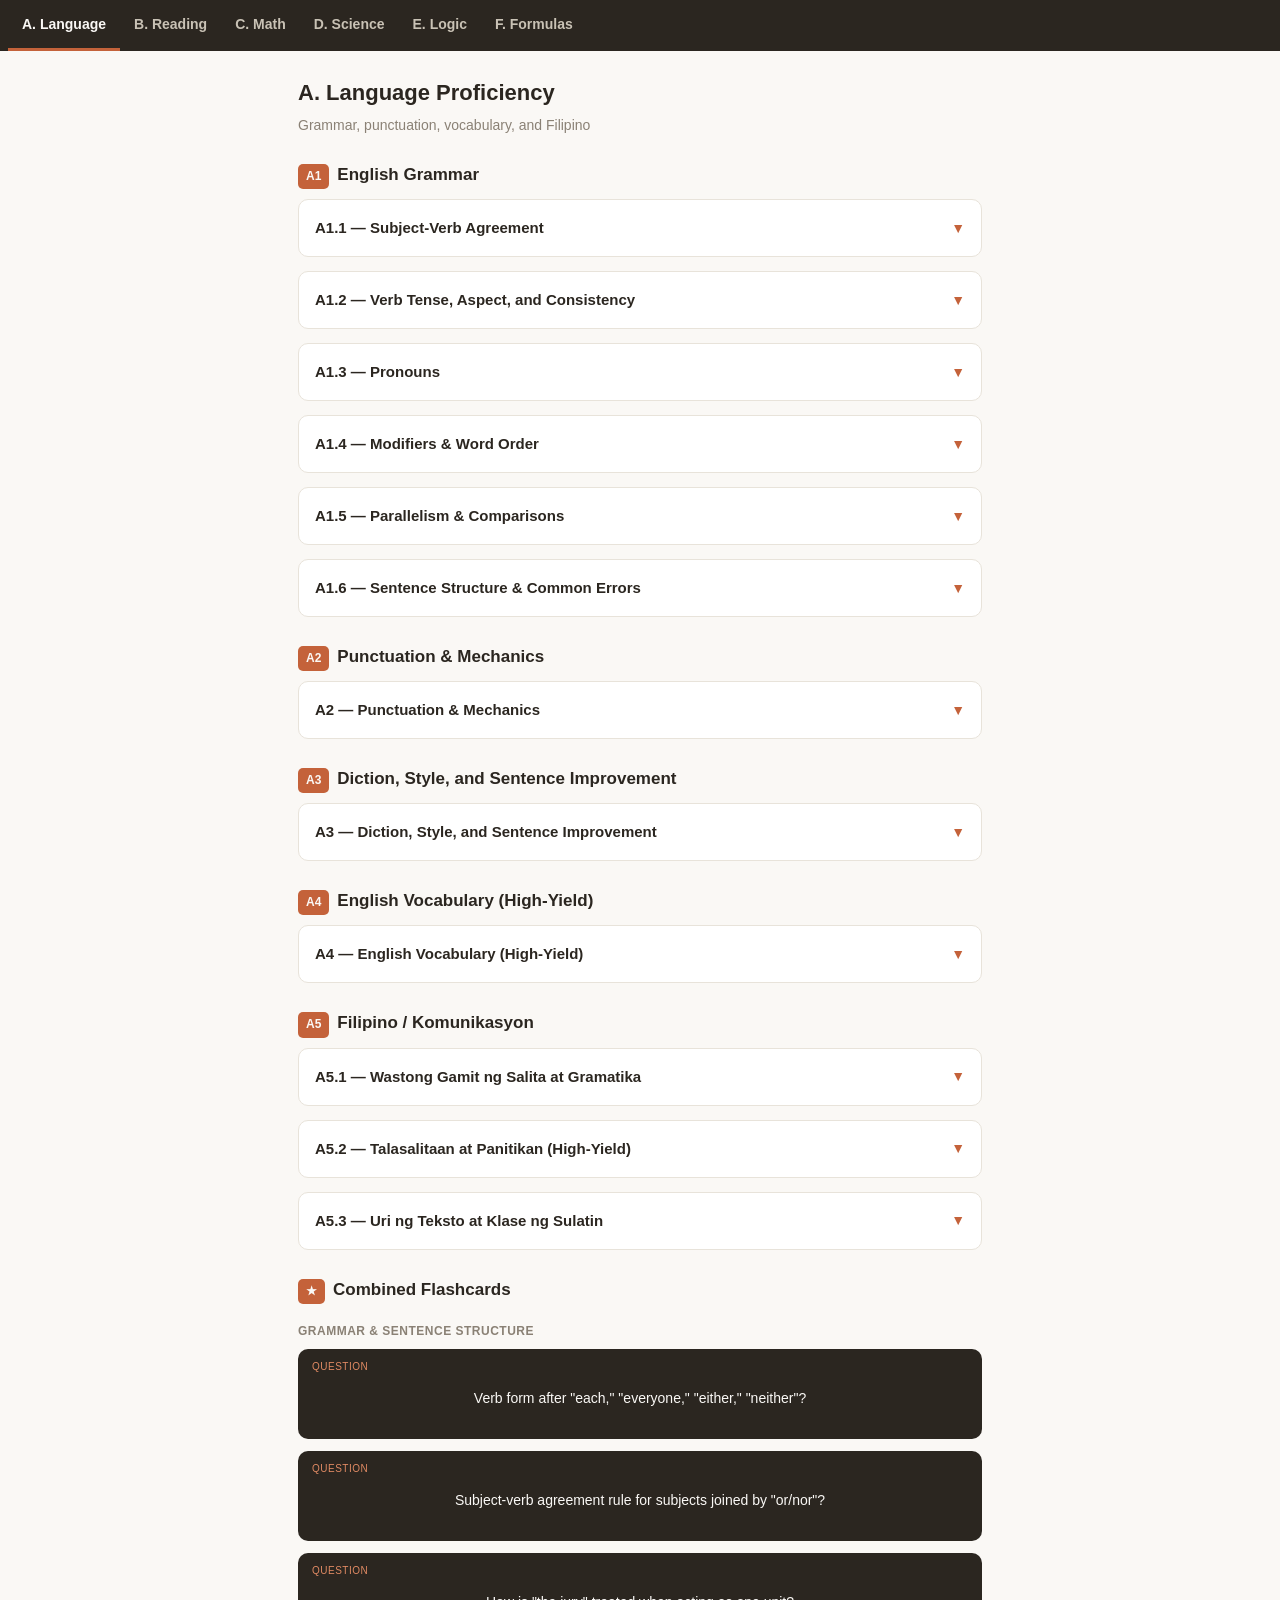
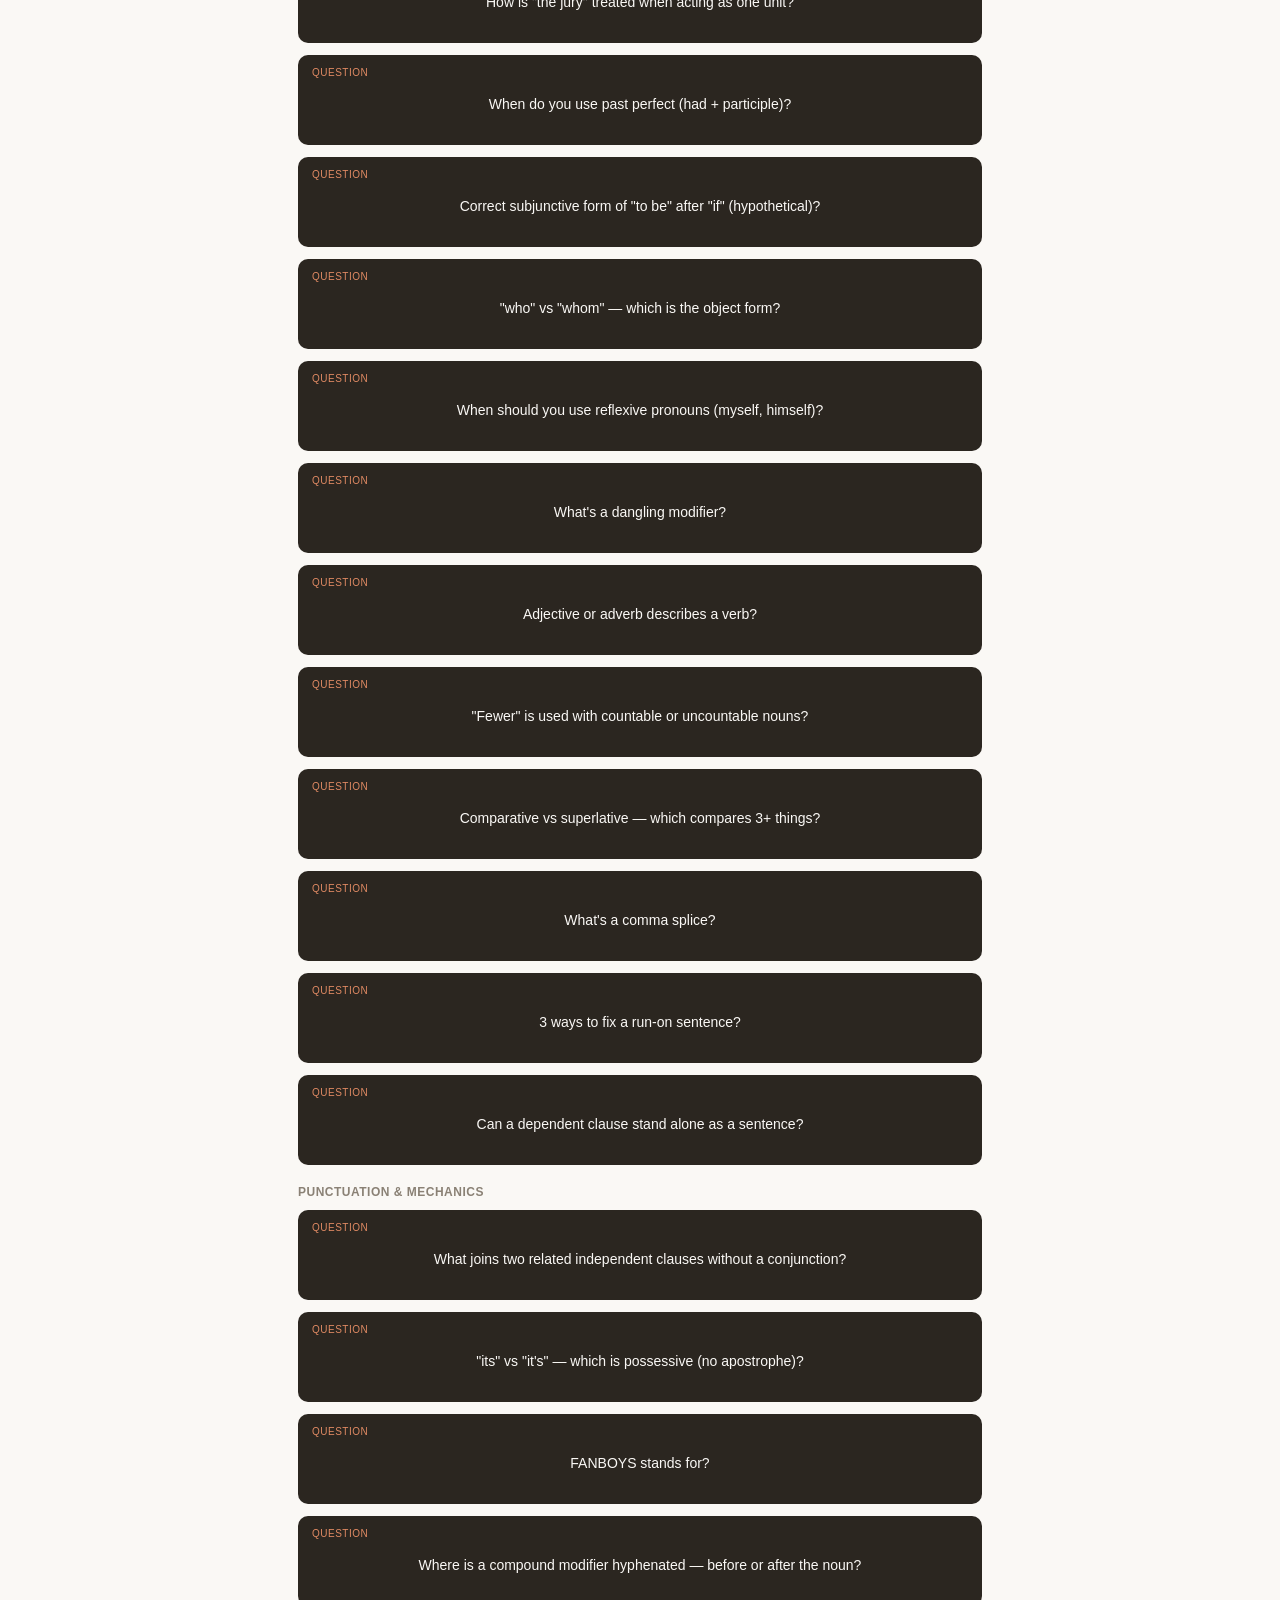
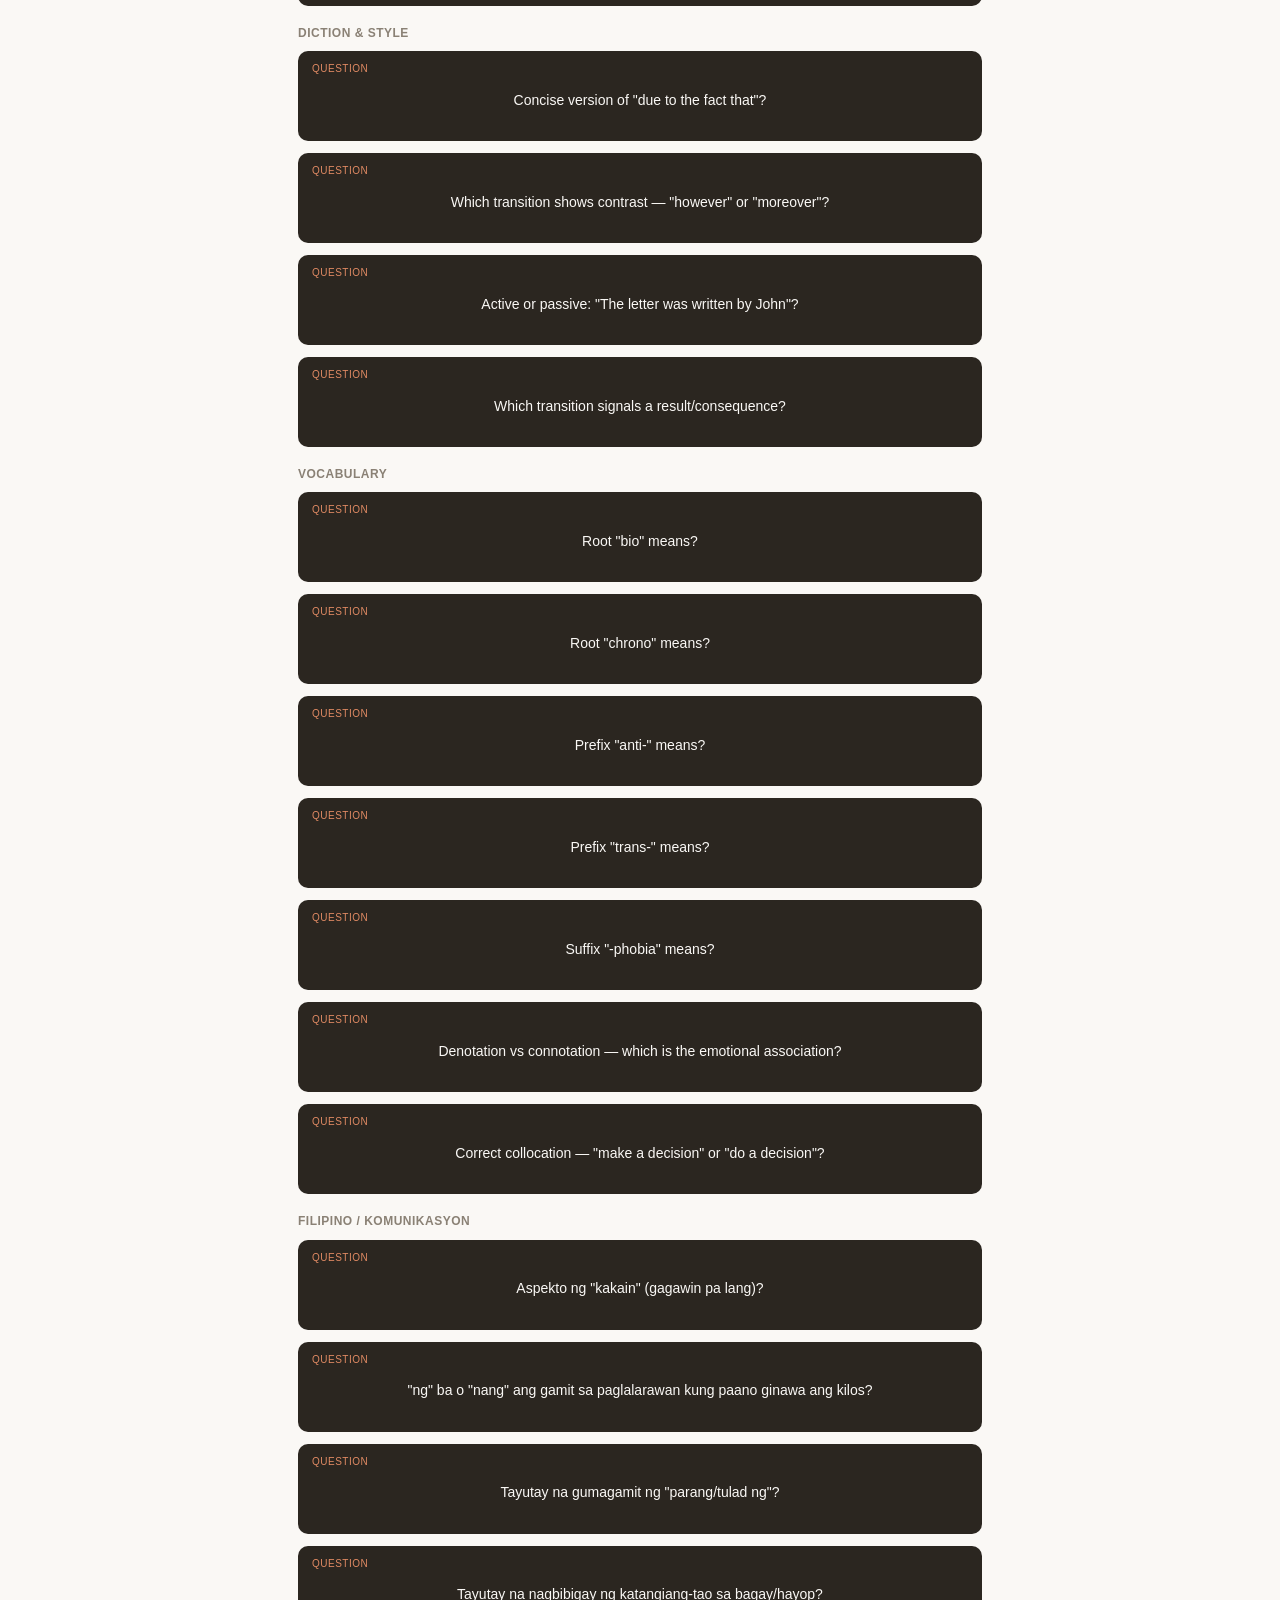
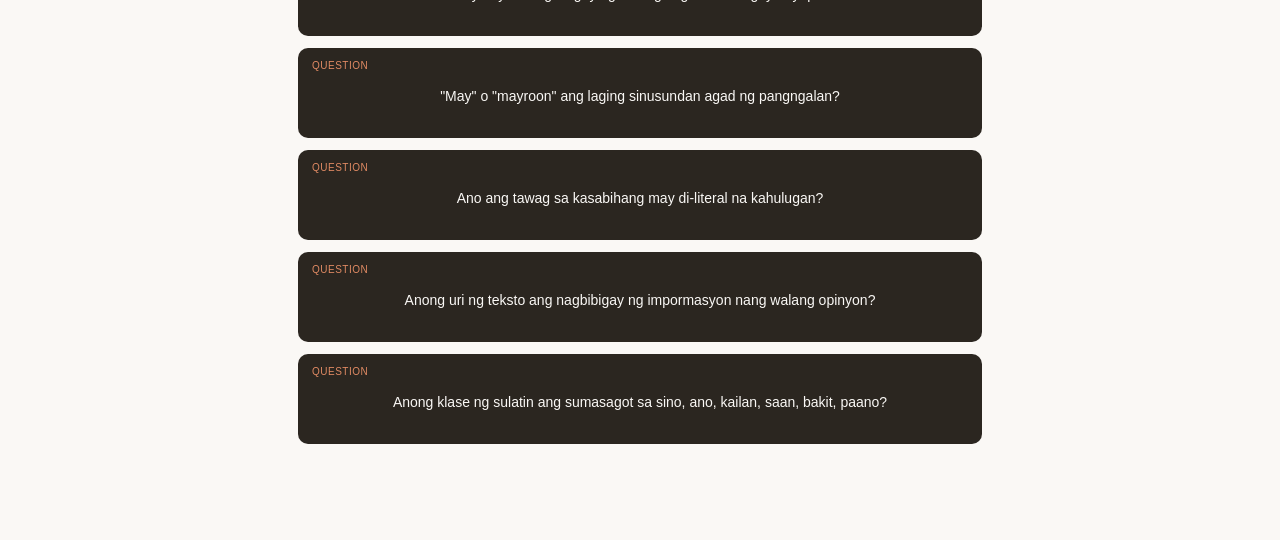
<file: upcat_reviewer.html>
<!DOCTYPE html>
<html lang="en">
<head>
<meta charset="UTF-8">
<meta name="viewport" content="width=device-width, initial-scale=1.0">
<title>UPCAT Reviewer</title>
<style>
  * { margin: 0; padding: 0; box-sizing: border-box; }

  body {
    font-family: -apple-system, "Segoe UI", Roboto, sans-serif;
    background: #FAF8F5;
    color: #2B2620;
    line-height: 1.6;
    padding-bottom: 60px;
  }

  nav {
    position: sticky;
    top: 0;
    z-index: 100;
    background: #2B2620;
    display: flex;
    overflow-x: auto;
    padding: 0 8px;
  }

  nav button {
    background: none;
    border: none;
    color: #C9C2B5;
    font-size: 14px;
    font-weight: 600;
    padding: 16px 14px;
    cursor: pointer;
    white-space: nowrap;
    border-bottom: 3px solid transparent;
  }

  nav button.active {
    color: #FAF8F5;
    border-bottom: 3px solid #C4623A;
  }

  section {
    display: none;
    max-width: 720px;
    margin: 0 auto;
    padding: 24px 18px;
  }

  section.active { display: block; }

  section h1 { font-size: 22px; margin-bottom: 4px; color: #2B2620; }

  section .section-subtitle { color: #8A8175; font-size: 14px; margin-bottom: 24px; }

  .main-topic-header {
    display: flex;
    align-items: baseline;
    gap: 8px;
    margin: 26px 0 10px 0;
  }

  .main-topic-header:first-of-type { margin-top: 4px; }

  .main-topic-header .tag {
    background: #C4623A;
    color: #FAF8F5;
    font-size: 12px;
    font-weight: 700;
    padding: 3px 8px;
    border-radius: 5px;
  }

  .main-topic-header h2 { font-size: 17px; color: #2B2620; }

  .topic-card {
    background: #FFFFFF;
    border: 1px solid #E8E3DA;
    border-radius: 10px;
    margin-bottom: 14px;
    overflow: hidden;
  }

  .topic-header {
    display: flex;
    justify-content: space-between;
    align-items: center;
    padding: 16px;
    cursor: pointer;
  }

  .topic-header h3 { font-size: 15px; color: #2B2620; }

  .topic-header .chevron {
    color: #C4623A;
    transition: transform 0.2s ease;
    font-size: 14px;
    flex-shrink: 0;
    margin-left: 10px;
  }

  .topic-card.open .chevron { transform: rotate(180deg); }

  .topic-body {
    display: none;
    padding: 0 16px 18px 16px;
    border-top: 1px solid #E8E3DA;
  }

  .topic-card.open .topic-body { display: block; }

  .subtabs { display: flex; gap: 6px; margin: 14px 0; }

  .subtab-btn {
    flex: 1;
    background: #F1EDE6;
    border: none;
    border-radius: 6px;
    padding: 8px;
    font-size: 12px;
    font-weight: 600;
    color: #6B6357;
    cursor: pointer;
  }

  .subtab-btn.active { background: #2B2620; color: #FAF8F5; }

  .subtab-panel { display: none; }
  .subtab-panel.active { display: block; }

  .note-block { margin-bottom: 14px; }

  .note-block .label {
    font-size: 11px;
    font-weight: 700;
    text-transform: uppercase;
    letter-spacing: 0.5px;
    color: #C4623A;
    margin-bottom: 4px;
  }

  .note-block p, .note-block li { font-size: 14px; color: #3D372E; }
  .note-block ul { padding-left: 18px; margin-top: 4px; }
  .note-block .quote {
    font-style: italic;
    background: #F8F6F2;
    padding: 10px;
    border-left: 3px solid #C4623A;
    border-radius: 4px;
  }

  .question {
    background: #F8F6F2;
    border-radius: 8px;
    padding: 12px;
    margin-bottom: 10px;
    font-size: 14px;
  }

  .question .q-text { margin-bottom: 8px; }

  .reveal-btn {
    background: #FFF;
    border: 1px solid #C4623A;
    color: #C4623A;
    font-size: 12px;
    font-weight: 600;
    padding: 6px 10px;
    border-radius: 6px;
    cursor: pointer;
  }

  .answer {
    display: none;
    margin-top: 8px;
    padding-top: 8px;
    border-top: 1px dashed #DDD6C8;
    color: #2B6B4F;
    font-size: 13px;
  }

  .answer.shown { display: block; }

  .fc-deck { margin-top: 8px; }

  .fc-category {
    font-size: 12px;
    font-weight: 700;
    color: #8A8175;
    text-transform: uppercase;
    letter-spacing: 0.5px;
    margin: 18px 0 8px 0;
  }

  .flashcard {
    background: #2B2620;
    color: #FAF8F5;
    border-radius: 10px;
    padding: 26px 18px 18px 18px;
    min-height: 90px;
    display: flex;
    align-items: center;
    justify-content: center;
    text-align: center;
    font-size: 14px;
    cursor: pointer;
    margin-bottom: 12px;
    position: relative;
  }

  .flashcard .fc-label {
    position: absolute;
    top: 10px;
    left: 14px;
    font-size: 10px;
    text-transform: uppercase;
    color: #E08A63;
    letter-spacing: 0.5px;
  }

  .flashcard.showing-answer { background: #C4623A; }
  .flashcard.showing-answer .fc-label { color: #FFE4D6; }

  .ref-table-wrap { overflow-x: auto; margin-bottom: 20px; }

  .ref-table {
    width: 100%;
    border-collapse: collapse;
    background: #FFF;
    border-radius: 10px;
    overflow: hidden;
    font-size: 13px;
  }

  .ref-table th {
    background: #2B2620;
    color: #FAF8F5;
    text-align: left;
    padding: 10px;
    font-size: 12px;
  }

  .ref-table td {
    padding: 10px;
    border-top: 1px solid #E8E3DA;
    color: #3D372E;
  }

  .ref-table tr:nth-child(even) { background: #F8F6F2; }

  section .intro-note {
    font-size: 13px;
    color: #8A8175;
    font-style: italic;
    margin-bottom: 18px;
  }
</style>
</head>
<body>

  <nav>
    <button class="active" onclick="showSection('sectionA', this)">A. Language</button>
    <button onclick="showSection('sectionB', this)">B. Reading</button>
    <button onclick="showSection('sectionC', this)">C. Math</button>
    <button onclick="showSection('sectionD', this)">D. Science</button>
    <button onclick="showSection('sectionE', this)">E. Logic</button>
    <button onclick="showSection('sectionF', this)">F. Formulas</button>
  </nav>


  <section id="sectionA" class="active">
    <h1>A. Language Proficiency</h1>
    <p class="section-subtitle">Grammar, punctuation, vocabulary, and Filipino</p>
    <div class="main-topic-header"><span class="tag">A1</span><h2>English Grammar</h2></div>

    <div class="topic-card">
      <div class="topic-header" onclick="toggleTopic(this)">
        <h3>A1.1 — Subject-Verb Agreement</h3>
        <span class="chevron">▼</span>
      </div>
      <div class="topic-body">
        <div class="subtabs">
          <button class="subtab-btn active" onclick="showSubtab(this, 'notes')">Notes</button>
          <button class="subtab-btn" onclick="showSubtab(this, 'practice')">Practice</button>
        </div>
        <div class="subtab-panel active" data-panel="notes">
          <div class="note-block">
            <div class="label">Meaning</div>
            <p>This rule simply says that a singular subject needs a singular verb, and a plural subject needs a plural verb. It sounds easy at first, but the exam likes to hide the real subject behind tricky words, extra phrases, or unusual sentence order — so the real skill here is learning to find the <em>true</em> subject before choosing your verb. Many students get this wrong not because they don't know the rule, but because they match the verb to the wrong word in the sentence.</p>
          </div>
<div class="note-block">
            <div class="label">Examples</div>
            <ul>
<li>"Mathematics <strong>is</strong> my hardest subject." (looks plural because of the "s," but it names one single subject)</li>
<li>"Neither the coach nor the players <strong>were</strong> happy." (the verb matches the closer subject, "players")</li>
<li>"The basket of apples <strong>is</strong> on the table." (the subject is "basket," not "apples" — "of apples" is just extra description)</li>
<li>"There <strong>are</strong> three cats in the yard." (the real subject, "cats," comes after the verb, not before)</li>
<li>"Everyone in the class <strong>is</strong> required to attend." (even though "class" sounds like a group, "everyone" is the true subject, and it's always singular)</li>
</ul>
          </div>
<div class="note-block">
            <div class="label">Application</div>
            <p>When you read a sentence, find the true subject first — cover up or ignore any describing phrases sitting between the subject and the verb, since they never affect which verb form you use. Watch out for these common traps:</p>
<ul>
<li>Words like <em>mathematics, physics, news, measles</em> look plural because they end in "s," but they act as a single, singular subject.</li>
<li>With "or/nor," the verb always agrees with whichever subject sits closest to it, not the first one mentioned.</li>
<li>Indefinite pronouns like <em>each, everyone, either, neither, somebody</em> are always treated as singular, even when they seem to refer to a group of people.</li>
<li>Amounts of money, time, or distance are usually treated as one single unit rather than counted individually — "Ten dollars is enough," not "are enough," because we're thinking of it as one amount.</li>
<li>In sentences that start with "there is/are" or "here is/are," the subject actually comes <em>after</em> the verb, so you need to find it before deciding which verb form to use.</li>
</ul>
          </div>
<div class="note-block">
            <div class="label">Explanation</div>
            <p>The confusion in this topic usually comes from something sitting between the subject and the verb, or from a sentence being flipped around so the subject appears in an unusual position. The fix is always the same, no matter how tricky the sentence looks: cross out the extra describing words, locate the one true noun that is actually doing the action, and match your verb to that noun alone. Once you build the habit of finding the "real" subject first, this becomes one of the easiest topics to get consistently right, since the rule itself never changes — only the disguise around it does.</p>
          </div>
        </div>
        <div class="subtab-panel" data-panel="practice">
          <div class="question">
            <div class="q-text"><strong>1.</strong> "The committee ___ meeting every Friday."<br>a) is b) are</div>
            <button class="reveal-btn" onclick="toggleAnswer(this)">Show Answer</button>
            <div class="answer"><strong>a) is</strong> — committee is one unit here.</div>
          </div>
<div class="question">
            <div class="q-text"><strong>2.</strong> "Neither the students nor the teacher ___ prepared for the fire drill."<br>a) was b) were</div>
            <button class="reveal-btn" onclick="toggleAnswer(this)">Show Answer</button>
            <div class="answer"><strong>a) was</strong> — agrees with "teacher" (closer subject).</div>
          </div>
<div class="question">
            <div class="q-text"><strong>3.</strong> "The box of chocolates ___ already empty."<br>a) is b) are</div>
            <button class="reveal-btn" onclick="toggleAnswer(this)">Show Answer</button>
            <div class="answer"><strong>a) is</strong> — subject is "box," not "chocolates."</div>
          </div>
<div class="question">
            <div class="q-text"><strong>4.</strong> "Everyone in the room ___ excited about the field trip."<br>a) is b) are</div>
            <button class="reveal-btn" onclick="toggleAnswer(this)">Show Answer</button>
            <div class="answer"><strong>a) is</strong> — "everyone" is always singular.</div>
          </div>
<div class="question">
            <div class="q-text"><strong>5.</strong> "There ___ several reasons why the project failed."<br>a) is b) are</div>
            <button class="reveal-btn" onclick="toggleAnswer(this)">Show Answer</button>
            <div class="answer"><strong>b) are</strong> — real subject is "reasons" (plural), found after "there."</div>
          </div>
        </div>
      </div>
    </div>

    <div class="topic-card">
      <div class="topic-header" onclick="toggleTopic(this)">
        <h3>A1.2 — Verb Tense, Aspect, and Consistency</h3>
        <span class="chevron">▼</span>
      </div>
      <div class="topic-body">
        <div class="subtabs">
          <button class="subtab-btn active" onclick="showSubtab(this, 'notes')">Notes</button>
          <button class="subtab-btn" onclick="showSubtab(this, 'practice')">Practice</button>
        </div>
        <div class="subtab-panel active" data-panel="notes">
          <div class="note-block">
            <div class="label">Meaning</div>
            <p>Tense tells you <em>when</em> something happened — past, present, or future. Aspect tells you <em>how</em> the action unfolds — whether it's finished, still going on, or connected to another moment in time. This topic checks whether you can place events correctly along a timeline and keep that timeline consistent throughout a sentence or paragraph, without accidentally jumping backward or forward for no reason.</p>
          </div>
<div class="note-block">
            <div class="label">Examples</div>
            <ul>
<li>"I <strong>have finished</strong> my project." (present perfect — the action is finished, but it still matters right now, and no exact time is mentioned)</li>
<li>"She <strong>had left</strong> before I arrived." (past perfect — this shows which of two past events happened <em>first</em>)</li>
<li>"They <strong>are studying</strong> right now." (present progressive — an action that is happening at this exact moment)</li>
<li>"By next year, I <strong>will have graduated</strong>." (future perfect — an action that will be complete before a specific point in the future)</li>
<li>"If I <strong>were</strong> taller, I would join the team." (subjunctive mood — describes a wish or a situation that isn't actually true)</li>
</ul>
          </div>
<div class="note-block">
            <div class="label">Application</div>
            <p>Ask yourself: did this happen before, during, or after another action in the sentence? If two things happened in the past but one happened clearly <em>before</em> the other, use the past perfect ("had + participle") for the earlier event, and simple past for the later one. If a sentence describes a wish, a guess, or a hypothetical situation that isn't real, use "were" instead of "was," even with subjects like "I" or "he/she" — this is called the subjunctive mood, and it's a common trap on the exam. Also pay close attention to irregular verbs (like <em>go/went/gone</em> or <em>write/wrote/written</em>), since their past tense and past participle forms don't follow the usual "-ed" pattern and are easy to mix up.</p>
          </div>
<div class="note-block">
            <div class="label">Explanation</div>
            <p>Most tense errors happen when a sentence starts off in one tense and then quietly switches to another without a good reason — for example, starting a story in the past tense and then suddenly describing an action in the present tense. To avoid this, read the whole sentence (or even the whole paragraph) as one single timeline in your head, and make sure every verb fits naturally into that same timeline unless the meaning genuinely requires a shift, like moving from something that already happened to something that is still ongoing. With practice, this becomes a matter of "listening" to whether the sentence sounds consistent, rather than memorizing complicated rules.</p>
          </div>
        </div>
        <div class="subtab-panel" data-panel="practice">
          <div class="question">
            <div class="q-text"><strong>1.</strong> "By the time the ambulance arrived, the patient ___ already passed away."<br>a) has b) had</div>
            <button class="reveal-btn" onclick="toggleAnswer(this)">Show Answer</button>
            <div class="answer"><strong>b) had</strong> — past perfect; happened before another past event.</div>
          </div>
<div class="question">
            <div class="q-text"><strong>2.</strong> Spot the error: "Yesterday, she goes to the market and bought fish."</div>
            <button class="reveal-btn" onclick="toggleAnswer(this)">Show Answer</button>
            <div class="answer"><strong></strong> "goes" should be "went" — both actions are in the past, need consistency.</div>
          </div>
<div class="question">
            <div class="q-text"><strong>3.</strong> "If I ___ you, I would apologize first."<br>a) was b) were</div>
            <button class="reveal-btn" onclick="toggleAnswer(this)">Show Answer</button>
            <div class="answer"><strong>b) were</strong> — subjunctive for hypothetical.</div>
          </div>
<div class="question">
            <div class="q-text"><strong>4.</strong> Choose the correct past participle: "The window was ___ during the storm."<br>a) broke b) broken</div>
            <button class="reveal-btn" onclick="toggleAnswer(this)">Show Answer</button>
            <div class="answer"><strong>b) broken</strong> — past participle used with "was" (passive voice).</div>
          </div>
<div class="question">
            <div class="q-text"><strong>5.</strong> "The teacher requested that every student ___ their assignment on time."<br>a) submits b) submit</div>
            <button class="reveal-btn" onclick="toggleAnswer(this)">Show Answer</button>
            <div class="answer"><strong>b) submit</strong> — subjunctive after a formal request/demand.</div>
          </div>
        </div>
      </div>
    </div>

    <div class="topic-card">
      <div class="topic-header" onclick="toggleTopic(this)">
        <h3>A1.3 — Pronouns</h3>
        <span class="chevron">▼</span>
      </div>
      <div class="topic-body">
        <div class="subtabs">
          <button class="subtab-btn active" onclick="showSubtab(this, 'notes')">Notes</button>
          <button class="subtab-btn" onclick="showSubtab(this, 'practice')">Practice</button>
        </div>
        <div class="subtab-panel active" data-panel="notes">
          <div class="note-block">
            <div class="label">Meaning</div>
            <p>A pronoun is a word that stands in for a noun so we don't have to keep repeating the same name (like using "he" instead of saying "John" every single time). This topic checks two things: first, whether you can clearly match a pronoun to the exact noun it's replacing, and second, whether you're using the correct <em>form</em> of that pronoun depending on its job in the sentence — whether it's doing the action or receiving it.</p>
          </div>
<div class="note-block">
            <div class="label">Examples</div>
            <ul>
<li>"Each student must submit <strong>his/her</strong> essay." (the pronoun matches the singular noun "each student")</li>
<li>"<strong>Whom</strong> did you call?" (object form, since "whom" is receiving the action of calling, not doing it)</li>
<li>"Please send the report to John or <strong>me</strong>." (object pronoun — not "myself," since there's no reason to use a reflexive pronoun here)</li>
<li>"My car, <strong>which</strong> is red, needs repair." (this gives extra, non-essential information about the car)</li>
<li>"The book <strong>that</strong> I borrowed is due tomorrow." (this identifies specifically which book — essential information)</li>
</ul>
          </div>
<div class="note-block">
            <div class="label">Application</div>
            <p>First, find the noun the pronoun is replacing (called its antecedent), and make sure the two match in number — singular pronoun for a singular noun, plural for plural. Second, check whether the pronoun is doing the action in the sentence (subject form: I, he, she, they, who) or receiving the action (object form: me, him, her, them, whom). A simple trick for "who" vs. "whom": if you could answer the question with "he" or "she," use "who"; if you'd answer with "him" or "her," use "whom." Only use reflexive pronouns (myself, himself, themselves) when the subject and the object of the sentence are literally the same person — never just to sound more polite or formal.</p>
          </div>
<div class="note-block">
            <div class="label">Explanation</div>
            <p>Confusion in this topic happens most often when a pronoun could refer to more than one noun in the sentence, leaving the reader unsure who or what is actually being talked about — this is called a vague or ambiguous reference, and it's a common error type tested on the exam. Another frequent mistake is using "myself" simply because it sounds more formal or polite, even though it's grammatically incorrect unless the subject and object are the same person. The best habit to build is tracing every pronoun back to one clear, specific noun before deciding which form fits — if you can't clearly identify what the pronoun refers to, the sentence likely needs to be rewritten.</p>
          </div>
        </div>
        <div class="subtab-panel" data-panel="practice">
          <div class="question">
            <div class="q-text"><strong>1.</strong> "Each of the boys forgot ___ jacket at school."<br>a) his b) their</div>
            <button class="reveal-btn" onclick="toggleAnswer(this)">Show Answer</button>
            <div class="answer"><strong>a) his</strong> — "each" is singular (traditional grammar rule).</div>
          </div>
<div class="question">
            <div class="q-text"><strong>2.</strong> "___ is going to the party tonight?"<br>a) Who b) Whom</div>
            <button class="reveal-btn" onclick="toggleAnswer(this)">Show Answer</button>
            <div class="answer"><strong>a) Who</strong> — subject of the sentence.</div>
          </div>
<div class="question">
            <div class="q-text"><strong>3.</strong> Spot the error: "The manager gave the assignment to Sarah and myself."</div>
            <button class="reveal-btn" onclick="toggleAnswer(this)">Show Answer</button>
            <div class="answer"><strong></strong> "myself" should be "me" — reflexive pronoun misused; should be object pronoun.</div>
          </div>
<div class="question">
            <div class="q-text"><strong>4.</strong> "This backpack is ___ than mine."<br>a) hers b) her</div>
            <button class="reveal-btn" onclick="toggleAnswer(this)">Show Answer</button>
            <div class="answer"><strong>a) hers</strong> — possessive pronoun (stands alone, no noun after it).</div>
          </div>
<div class="question">
            <div class="q-text"><strong>5.</strong> Identify the vague pronoun reference: "When the teacher spoke to the principal, she seemed upset." What's unclear?</div>
            <button class="reveal-btn" onclick="toggleAnswer(this)">Show Answer</button>
            <div class="answer"><strong></strong> It's unclear whether "she" refers to the teacher or the principal — needs to be rewritten with a specific name.</div>
          </div>
        </div>
      </div>
    </div>

    <div class="topic-card">
      <div class="topic-header" onclick="toggleTopic(this)">
        <h3>A1.4 — Modifiers & Word Order</h3>
        <span class="chevron">▼</span>
      </div>
      <div class="topic-body">
        <div class="subtabs">
          <button class="subtab-btn active" onclick="showSubtab(this, 'notes')">Notes</button>
          <button class="subtab-btn" onclick="showSubtab(this, 'practice')">Practice</button>
        </div>
        <div class="subtab-panel active" data-panel="notes">
          <div class="note-block">
            <div class="label">Meaning</div>
            <p>A modifier is a word or phrase that describes or gives more information about something else in the sentence — an adjective describing a noun, or an adverb describing a verb. This topic tests whether the modifier is placed close enough to the exact word it's meant to describe, because if it's too far away, the sentence can accidentally end up saying something completely different from what you intended.</p>
          </div>
<div class="note-block">
            <div class="label">Examples</div>
            <ul>
<li>Wrong: "She almost drove her kids to school every day." (this sounds like she almost did the whole activity of driving, which isn't what's meant)</li>
<li>Right: "She drove her kids to school almost every day." (now "almost" correctly describes "every day," meaning she did it on most days but not all)</li>
<li>Wrong: "Walking to school, the rain started pouring." (this literally suggests the rain was the one walking, which makes no sense)</li>
<li>Right: "Walking to school, I got caught in the rain." (now it's clear that "I" is the one walking)</li>
<li>"She sings <strong>well</strong>." (adverb, describing the verb "sings" — how she sings) vs. "She is a <strong>good</strong> singer." (adjective, describing the noun "singer" — what kind of singer she is)</li>
</ul>
          </div>
<div class="note-block">
            <div class="label">Application</div>
            <p>When you read a sentence, check exactly which word the modifier is sitting closest to — is that really the word it should be describing, or did it accidentally attach itself to the wrong one? If a sentence starts with a describing phrase (like "Walking to school..." or "After finishing the race..."), the very next word after the comma should be the person or thing actually doing that action; if it isn't, the modifier is "dangling" with nothing to attach to. Also double-check whether a word is describing an action (a verb) — which needs the adverb form (usually ending in "-ly") — or describing a person or thing (a noun) — which needs the adjective form instead.</p>
          </div>
<div class="note-block">
            <div class="label">Explanation</div>
            <p>These errors happen because English allows a fair amount of freedom in how you arrange words, which means a modifier can accidentally end up attached to the wrong part of the sentence without the writer even noticing. The fix is always the same: physically move the modifier so it sits directly next to the exact word or person it's meant to describe, or, if the sentence is missing a clear "doer" altogether, add one in. Reading a sentence slowly and literally — asking "does this actually make sense as written?" — is often enough to catch these errors, since misplaced and dangling modifiers tend to create sentences that sound a little strange or even silly once you notice them.</p>
          </div>
        </div>
        <div class="subtab-panel" data-panel="practice">
          <div class="question">
            <div class="q-text"><strong>1.</strong> Fix the misplaced modifier: "He served pizza to the guests on paper plates."</div>
            <button class="reveal-btn" onclick="toggleAnswer(this)">Show Answer</button>
            <div class="answer"><strong></strong> "He served pizza on paper plates to the guests." (the plates, not the guests, are on paper)</div>
          </div>
<div class="question">
            <div class="q-text"><strong>2.</strong> Fix the dangling modifier: "After finishing the race, a medal was given to her."</div>
            <button class="reveal-btn" onclick="toggleAnswer(this)">Show Answer</button>
            <div class="answer"><strong></strong> "After finishing the race, <strong>she</strong> was given a medal." (need a clear doer)</div>
          </div>
<div class="question">
            <div class="q-text"><strong>3.</strong> "He speaks ___ for a foreigner."<br>a) good b) well</div>
            <button class="reveal-btn" onclick="toggleAnswer(this)">Show Answer</button>
            <div class="answer"><strong>b) well</strong> — describes the verb "speaks," needs an adverb.</div>
          </div>
<div class="question">
            <div class="q-text"><strong>4.</strong> Identify the error: "I don't want no dessert tonight."</div>
            <button class="reveal-btn" onclick="toggleAnswer(this)">Show Answer</button>
            <div class="answer"><strong></strong> Double negative — should be "I don't want any dessert tonight."</div>
          </div>
<div class="question">
            <div class="q-text"><strong>5.</strong> Explain the meaning difference: "She only smiled at him" vs "Only she smiled at him."</div>
            <button class="reveal-btn" onclick="toggleAnswer(this)">Show Answer</button>
            <div class="answer"><strong></strong> First = smiling was the only thing she did (didn't speak, wave, etc.); Second = she was the only person who smiled (no one else did).</div>
          </div>
        </div>
      </div>
    </div>

    <div class="topic-card">
      <div class="topic-header" onclick="toggleTopic(this)">
        <h3>A1.5 — Parallelism & Comparisons</h3>
        <span class="chevron">▼</span>
      </div>
      <div class="topic-body">
        <div class="subtabs">
          <button class="subtab-btn active" onclick="showSubtab(this, 'notes')">Notes</button>
          <button class="subtab-btn" onclick="showSubtab(this, 'practice')">Practice</button>
        </div>
        <div class="subtab-panel active" data-panel="notes">
          <div class="note-block">
            <div class="label">Meaning</div>
            <p>Parallelism means keeping the same grammatical form for every item in a list or a pair of ideas, so the sentence flows smoothly and evenly instead of feeling awkward or lopsided. Comparisons, meanwhile, need to compare things that are actually the same <em>type</em> of thing — not accidentally compare a thing to a completely unrelated category, which is a subtle error that's easy to miss on a first read.</p>
          </div>
<div class="note-block">
            <div class="label">Examples</div>
            <ul>
<li>Wrong: "She likes reading, to write, and painting." → Right: "She likes reading, writing, and painting." (all three items now end in "-ing," matching in form)</li>
<li>Wrong: "The price of milk is higher than soda." → Right: "The price of milk is higher than <strong>that of</strong> soda." (this compares price to price, not price to an actual drink)</li>
<li>"I have <strong>less</strong> homework tonight." (uncountable — you can't count "homework" one by one) vs. "I have <strong>fewer</strong> assignments tonight." (countable — you can count assignments individually: one, two, three)</li>
<li>"She is <strong>taller</strong> than her brother." (comparative form, used when comparing exactly two people) vs. "She is the <strong>tallest</strong> in her family." (superlative form, used when comparing three or more people)</li>
<li>"Not only did he apologize, but he also <strong>offered</strong> to help." (parallel verb forms after "not only... but also")</li>
</ul>
          </div>
<div class="note-block">
            <div class="label">Application</div>
            <p>When you see a list joined by commas or the word "and," check that every single item in that list has the same grammatical shape — either all verbs in "-ing" form, all plain nouns, or all simple verbs, but not a mix of different forms. For comparison sentences, read carefully and ask yourself: "Am I comparing two genuinely similar things, or did I accidentally compare a thing to a completely different kind of thing?" For "fewer" versus "less," a quick test is to ask if you could count the item one at a time — if yes, use "fewer"; if it's more like a general amount or substance, use "less."</p>
          </div>
<div class="note-block">
            <div class="label">Explanation</div>
            <p>Parallelism errors usually happen when a writer starts a list using one grammatical form and then unconsciously drifts into a different one partway through, often without even realizing it while writing quickly. Comparison errors, on the other hand, usually happen when a sentence accidentally drops an important connecting word (like "that of" or "compared to"), causing the two sides of the comparison to no longer match up logically, even though the sentence might still "sound fine" on a quick read. The best way to catch both types of errors is to slow down and read the sentence item by item, or side by side for comparisons, rather than reading the whole thing quickly as one block.</p>
          </div>
        </div>
        <div class="subtab-panel" data-panel="practice">
          <div class="question">
            <div class="q-text"><strong>1.</strong> Fix the parallelism error: "The recipe requires mixing the batter, to preheat the oven, and greasing the pan."</div>
            <button class="reveal-btn" onclick="toggleAnswer(this)">Show Answer</button>
            <div class="answer"><strong></strong> "...mixing the batter, preheating the oven, and greasing the pan."</div>
          </div>
<div class="question">
            <div class="q-text"><strong>2.</strong> "I have ___ homework tonight than I did yesterday."<br>a) fewer b) less</div>
            <button class="reveal-btn" onclick="toggleAnswer(this)">Show Answer</button>
            <div class="answer"><strong>b) less</strong> — homework is uncountable.</div>
          </div>
<div class="question">
            <div class="q-text"><strong>3.</strong> Fix the illogical comparison: "The population of Manila is larger than Cebu."</div>
            <button class="reveal-btn" onclick="toggleAnswer(this)">Show Answer</button>
            <div class="answer"><strong></strong> "The population of Manila is larger than <strong>that of</strong> Cebu." (comparing population to population)</div>
          </div>
<div class="question">
            <div class="q-text"><strong>4.</strong> "Of the two answers, this one is ___."<br>a) better b) best</div>
            <button class="reveal-btn" onclick="toggleAnswer(this)">Show Answer</button>
            <div class="answer"><strong>a) better</strong> — comparative, only 2 items being compared.</div>
          </div>
<div class="question">
            <div class="q-text"><strong>5.</strong> Fix: "He is both intelligent and a hard worker."</div>
            <button class="reveal-btn" onclick="toggleAnswer(this)">Show Answer</button>
            <div class="answer"><strong></strong> "He is both intelligent and hard-working." (parallel adjective forms) — or "He is both an intelligent person and a hard worker" (parallel nouns).</div>
          </div>
        </div>
      </div>
    </div>

    <div class="topic-card">
      <div class="topic-header" onclick="toggleTopic(this)">
        <h3>A1.6 — Sentence Structure & Common Errors</h3>
        <span class="chevron">▼</span>
      </div>
      <div class="topic-body">
        <div class="subtabs">
          <button class="subtab-btn active" onclick="showSubtab(this, 'notes')">Notes</button>
          <button class="subtab-btn" onclick="showSubtab(this, 'practice')">Practice</button>
        </div>
        <div class="subtab-panel active" data-panel="notes">
          <div class="note-block">
            <div class="label">Meaning</div>
            <p>This topic checks whether you can tell a truly complete sentence apart from a broken one — either too short and unfinished (called a fragment) or two full sentences squeezed together incorrectly without the right connector (called a run-on). Being able to spot these quickly is one of the most practical skills for both grammar questions and for improving your own writing.</p>
          </div>
<div class="note-block">
            <div class="label">Examples</div>
            <ul>
<li>Fragment: "Because she was exhausted." (this leaves us hanging — we know <em>why</em>, but not <em>what happened</em> as a result)</li>
<li>Complete: "Because she was exhausted, she went to bed early." (now the sentence delivers a full, complete thought)</li>
<li>Run-on/comma splice: "I like pizza, I eat it every week." (two complete sentences joined by only a comma, which isn't strong enough on its own)</li>
<li>Fixed: "I like pizza. I eat it every week." or "I like pizza, <strong>and</strong> I eat it every week." or "I like pizza; I eat it every week."</li>
<li>Voice inconsistency: "He cooked dinner, and the dishes were washed by her." → Fixed: "He cooked dinner, and she washed the dishes." (both halves now use active voice)</li>
</ul>
          </div>
<div class="note-block">
            <div class="label">Application</div>
            <p>Read the sentence and ask yourself: does it have a clear subject, a verb, and a complete thought that could stand on its own? If a sentence starts with a word like "because," "although," "since," or "when," and nothing else follows to complete the thought, it's a fragment. If you notice two complete sentences joined by nothing but a comma, that's a comma splice — you'll need to fix it using a period, a semicolon, or a proper conjunction like "and," "but," or "so" instead. It also helps to check that the whole sentence stays in the same voice throughout — either both halves active (subject does the action) or both passive (subject receives the action), rather than mixing the two.</p>
          </div>
<div class="note-block">
            <div class="label">Explanation</div>
            <p>Fragments happen because a dependent clause — one that starts with a word like "although" or "because" — can sound like it's expressing a complete idea, when in reality it's "leaning" on a main clause that never actually shows up in the sentence. Run-ons happen for the opposite reason: when we write quickly, we sometimes connect two genuinely complete ideas using just a comma, when the relationship between them actually needs a stronger connector to hold them together properly. Learning to tell the difference between a clause that can "stand on its own" (independent) and one that needs support from another clause (dependent) is really the key skill that solves both of these common problems at once.</p>
          </div>
        </div>
        <div class="subtab-panel" data-panel="practice">
          <div class="question">
            <div class="q-text"><strong>1.</strong> Is this a fragment or a complete sentence? "Since the store was closed."</div>
            <button class="reveal-btn" onclick="toggleAnswer(this)">Show Answer</button>
            <div class="answer"><strong></strong> Fragment — dependent clause with no main clause attached.</div>
          </div>
<div class="question">
            <div class="q-text"><strong>2.</strong> Fix the run-on: "The exam was difficult many students struggled to finish."</div>
            <button class="reveal-btn" onclick="toggleAnswer(this)">Show Answer</button>
            <div class="answer"><strong></strong> "The exam was difficult; many students struggled to finish." (or use a period, or add "so")</div>
          </div>
<div class="question">
            <div class="q-text"><strong>3.</strong> Fix the faulty coordination: "She studied hard, and she failed the test."</div>
            <button class="reveal-btn" onclick="toggleAnswer(this)">Show Answer</button>
            <div class="answer"><strong></strong> "<strong>Although</strong> she studied hard, she failed the test." (contrast, not addition)</div>
          </div>
<div class="question">
            <div class="q-text"><strong>4.</strong> Fix the voice inconsistency: "The teacher graded the essays, and the feedback was given by her the next day."</div>
            <button class="reveal-btn" onclick="toggleAnswer(this)">Show Answer</button>
            <div class="answer"><strong></strong> "The teacher graded the essays, and she gave the feedback the next day."</div>
          </div>
<div class="question">
            <div class="q-text"><strong>5.</strong> Identify which is an independent clause: "Although he was tired" or "He was tired."</div>
            <button class="reveal-btn" onclick="toggleAnswer(this)">Show Answer</button>
            <div class="answer"><strong></strong> "He was tired" — it can stand alone; "Although he was tired" is dependent (needs a main clause).</div>
          </div>
        </div>
      </div>
    </div>
<div class="main-topic-header"><span class="tag">A2</span><h2>Punctuation & Mechanics</h2></div>

    <div class="topic-card">
      <div class="topic-header" onclick="toggleTopic(this)">
        <h3>A2 — Punctuation & Mechanics</h3>
        <span class="chevron">▼</span>
      </div>
      <div class="topic-body">
        <div class="subtabs">
          <button class="subtab-btn active" onclick="showSubtab(this, 'notes')">Notes</button>
          <button class="subtab-btn" onclick="showSubtab(this, 'practice')">Practice</button>
        </div>
        <div class="subtab-panel active" data-panel="notes">
          <div class="note-block">
            <div class="label">Meaning</div>
            <p>This topic covers the small but powerful marks — commas, semicolons, colons, apostrophes, hyphens — that hold a sentence together and shape its meaning. Even though these marks are tiny, using the wrong one can genuinely confuse the reader or change what a sentence actually means, which is why each mark has one specific, consistent job that it's meant to do, and mixing them up is the most common mistake students make on this topic.</p>
          </div>
<div class="note-block">
            <div class="label">Examples</div>
            <ul>
<li>Comma: "After the game, we went home." (used after an introductory phrase, before the main part of the sentence begins)</li>
<li>Semicolon: "I have a test tomorrow; I need to study." (joins two closely related, complete sentences without needing a conjunction like "and")</li>
<li>Colon: "She packed three things: a book, a jacket, and snacks." (introduces a list, but only works after a sentence that could already stand complete on its own)</li>
<li>Apostrophe: "<strong>It's</strong> almost time for dinner, and the dog wagged <strong>its</strong> tail." (it's = it is/it has; its = possessive form, and it never takes an apostrophe)</li>
<li>Hyphen: "a <strong>well-known</strong> author" (hyphenated when the two describing words come directly before the noun) vs. "the author is <strong>well known</strong>" (no hyphen needed when the words come after the noun instead)</li>
</ul>
          </div>
<div class="note-block">
            <div class="label">Application</div>
            <p>Before using a semicolon or a colon, always check what comes <em>right before</em> it — is that part a complete sentence on its own? If yes, both marks can work there; if not, you likely need a comma instead. Before writing "it's," pause and ask yourself if you actually mean "it is" — if the answer is no, you almost certainly want "its" instead, with no apostrophe at all. When two describing words are working together directly in front of a noun (like "well-known author" or "fast-moving car"), connect them with a hyphen; but if those same words appear <em>after</em> the noun instead, the hyphen is dropped.</p>
          </div>
<div class="note-block">
            <div class="label">Explanation</div>
            <p>Most punctuation mistakes happen because these marks get treated as if they're interchangeable, when in fact each one carries a slightly different "strength" or purpose — a comma is the weakest connector, a semicolon is stronger and joins two complete ideas, and a colon works almost like an announcement, introducing something that follows. The most reliable trick for mastering this topic is to always check what comes immediately before the punctuation mark: is it a complete thought, or not? That single question usually tells you exactly which mark actually belongs there, without needing to memorize a long list of separate rules.</p>
          </div>
        </div>
        <div class="subtab-panel" data-panel="practice">
          <div class="question">
            <div class="q-text"><strong>1.</strong> Choose correctly: "___ almost time for dinner, and the dog wagged ___ tail."</div>
            <button class="reveal-btn" onclick="toggleAnswer(this)">Show Answer</button>
            <div class="answer"><strong></strong> "<strong>It's</strong> almost time for dinner, and the dog wagged <strong>its</strong> tail."</div>
          </div>
<div class="question">
            <div class="q-text"><strong>2.</strong> Fix the colon error: "My favorite subjects are: math, science, and English."</div>
            <button class="reveal-btn" onclick="toggleAnswer(this)">Show Answer</button>
            <div class="answer"><strong></strong> "My favorite subjects are math, science, and English." (no colon — "are" isn't a complete clause on its own before a list)</div>
          </div>
<div class="question">
            <div class="q-text"><strong>3.</strong> Choose the correct word: "The rainy weather will surely ___ our travel plans."<br>a) affect b) effect</div>
            <button class="reveal-btn" onclick="toggleAnswer(this)">Show Answer</button>
            <div class="answer"><strong>a) affect</strong> — verb meaning "to influence."</div>
          </div>
<div class="question">
            <div class="q-text"><strong>4.</strong> Punctuate correctly: "I woke up early I had a big exam that day"</div>
            <button class="reveal-btn" onclick="toggleAnswer(this)">Show Answer</button>
            <div class="answer"><strong></strong> "I woke up early; I had a big exam that day." (or use a period, or "because")</div>
          </div>
<div class="question">
            <div class="q-text"><strong>5.</strong> Choose the correct hyphenation: "The (well known / well-known) singer performed live." vs. "The singer is (well known / well-known)."</div>
            <button class="reveal-btn" onclick="toggleAnswer(this)">Show Answer</button>
            <div class="answer"><strong></strong> "The <strong>well-known</strong> singer performed live." (before noun — hyphenated) / "The singer is <strong>well known</strong>." (after — no hyphen)</div>
          </div>
        </div>
      </div>
    </div>
<div class="main-topic-header"><span class="tag">A3</span><h2>Diction, Style, and Sentence Improvement</h2></div>

    <div class="topic-card">
      <div class="topic-header" onclick="toggleTopic(this)">
        <h3>A3 — Diction, Style, and Sentence Improvement</h3>
        <span class="chevron">▼</span>
      </div>
      <div class="topic-body">
        <div class="subtabs">
          <button class="subtab-btn active" onclick="showSubtab(this, 'notes')">Notes</button>
          <button class="subtab-btn" onclick="showSubtab(this, 'practice')">Practice</button>
        </div>
        <div class="subtab-panel active" data-panel="notes">
          <div class="note-block">
            <div class="label">Meaning</div>
            <p>This topic is about writing clearly and directly — cutting out unnecessary words, choosing an appropriate tone for the situation, and picking the version of a sentence that expresses the same idea in the clearest, most effective way possible. These often show up as "which of the following sentences is the best revision?" type questions, which test not just correctness, but overall quality and clarity of writing.</p>
          </div>
<div class="note-block">
            <div class="label">Examples</div>
            <ul>
<li>Wordy: "due to the fact that" → Concise: "because" (says the exact same thing in far fewer words)</li>
<li>Informal: "The results were kinda surprising." → Formal: "The results were somewhat surprising." (more appropriate for academic or professional writing)</li>
<li>Vague: "The situation was bad." → Precise: "The economy entered a recession." (gives the reader an actual, specific picture instead of a vague feeling)</li>
<li>Passive: "The plan was approved by the committee." → Active: "The committee approved the plan." (more direct, and usually a few words shorter too)</li>
<li>Contrast transition: "The team trained hard every day; <strong>however</strong>, they still lost." (signals that the second idea goes against what you'd expect from the first)</li>
</ul>
          </div>
<div class="note-block">
            <div class="label">Application</div>
            <p>When revising a sentence, first scan for wordy or padded phrases that could be shortened without losing any of the original meaning — common culprits include "due to the fact that," "in order to," and "at this point in time." Next, check the overall tone: does it match a formal or academic setting, or does it accidentally slip into casual, spoken-style language? It's also worth checking whether a sentence would sound clearer written in active voice (where the subject directly performs the action) rather than passive voice (where the subject receives the action instead), unless there's a specific reason to keep it passive, such as when the doer of the action is unknown or unimportant. Finally, when a question asks you to pick the best transition word, match it carefully to the actual relationship between the two ideas — is it a contrast, a result, an addition, or an example?</p>
          </div>
<div class="note-block">
            <div class="label">Explanation</div>
            <p>Wordiness and vague language tend to creep into writing simply because we're used to speaking casually in everyday conversation, but formal or academic writing generally rewards being direct and specific instead. Active voice tends to read more clearly because it always tells you exactly who is doing what, while passive voice can sometimes hide that information or make a sentence feel a little more distant and roundabout. The central skill being tested throughout this whole topic is really just one simple question, applied over and over: "Can this idea be expressed in fewer, clearer words, without losing any of its original meaning?"</p>
          </div>
        </div>
        <div class="subtab-panel" data-panel="practice">
          <div class="question">
            <div class="q-text"><strong>1.</strong> Make this concise: "Due to the fact that traffic was heavy, we arrived late."</div>
            <button class="reveal-btn" onclick="toggleAnswer(this)">Show Answer</button>
            <div class="answer"><strong></strong> "Because traffic was heavy, we arrived late."</div>
          </div>
<div class="question">
            <div class="q-text"><strong>2.</strong> Choose the best transition: "The team trained rigorously every day; ___, they still lost in the finals."<br>a) therefore b) however c) for example</div>
            <button class="reveal-btn" onclick="toggleAnswer(this)">Show Answer</button>
            <div class="answer"><strong>b) however</strong> — signals contrast (they trained hard, but still lost).</div>
          </div>
<div class="question">
            <div class="q-text"><strong>3.</strong> Rewrite in formal tone: "The teacher was kinda annoyed with the noisy class."</div>
            <button class="reveal-btn" onclick="toggleAnswer(this)">Show Answer</button>
            <div class="answer"><strong></strong> "The teacher was somewhat annoyed with the noisy class." (or "visibly annoyed")</div>
          </div>
<div class="question">
            <div class="q-text"><strong>4.</strong> Which sentence is more precise? a) "The weather was bad during the trip." b) "Heavy rains and strong winds disrupted the trip."</div>
            <button class="reveal-btn" onclick="toggleAnswer(this)">Show Answer</button>
            <div class="answer"><strong>b)</strong> — more specific and precise word choice.</div>
          </div>
<div class="question">
            <div class="q-text"><strong>5.</strong> Convert to active voice: "The award was given to her by the committee."</div>
            <button class="reveal-btn" onclick="toggleAnswer(this)">Show Answer</button>
            <div class="answer"><strong></strong> "The committee gave her the award."</div>
          </div>
        </div>
      </div>
    </div>
<div class="main-topic-header"><span class="tag">A4</span><h2>English Vocabulary (High-Yield)</h2></div>

    <div class="topic-card">
      <div class="topic-header" onclick="toggleTopic(this)">
        <h3>A4 — English Vocabulary (High-Yield)</h3>
        <span class="chevron">▼</span>
      </div>
      <div class="topic-body">
        <div class="subtabs">
          <button class="subtab-btn active" onclick="showSubtab(this, 'notes')">Notes</button>
          <button class="subtab-btn" onclick="showSubtab(this, 'practice')">Practice</button>
        </div>
        <div class="subtab-panel active" data-panel="notes">
          <div class="note-block">
            <div class="label">Meaning</div>
            <p>Vocabulary questions on the UPCAT rarely test pure memorization of a long word list. Instead, they check whether you can work out the meaning of an unfamiliar word using clues in the surrounding sentence, or by recognizing familiar word parts — roots, prefixes, and suffixes — that show up again and again across many different English words. This makes vocabulary less about memorizing and more about developing a flexible, reusable skill.</p>
          </div>
<div class="note-block">
            <div class="label">Examples</div>
            <ul>
<li>Definition clue: "Her <em>loquacious</em> nature, or tendency to talk a lot, made her popular." (the meaning is basically handed to you, right there in the sentence)</li>
<li>Contrast clue: "Unlike her <em>taciturn</em> brother, she never stopped talking." (an opposite word nearby — "never stopped talking" — hints that taciturn means quiet or reserved)</li>
<li>Example clue: "<em>Cephalopods</em>, such as octopuses and squids, are highly intelligent creatures." (the specific examples given help you understand what category of animal is being described)</li>
<li>Root: "bio" (life) → biology (study of life), biography (writing about someone's life)</li>
<li>Prefix: "trans-" (across) → transport (carry across), transatlantic (across the Atlantic)</li>
<li>Collocation: "conduct research" (the natural, correct pairing) vs. "make research" (sounds logical, but is not how native speakers actually phrase it)</li>
</ul>
          </div>
<div class="note-block">
            <div class="label">Application</div>
            <p>When you come across an unfamiliar word, first look closely at the surrounding sentence — is the meaning explained directly, hinted at through an example, or suggested through an opposite word nearby? If there's no obvious clue in the sentence, try breaking the word itself into smaller parts: does it contain a root, prefix, or suffix that you already recognize from other words you know? For collocation-style questions, keep in mind that certain word pairings simply become "the accepted way" native English speakers phrase things, even if a different combination might seem just as logical or grammatically fine on paper.</p>
          </div>
<div class="note-block">
            <div class="label">Explanation</div>
            <p>The exam tests vocabulary this particular way because it mirrors real, everyday reading — in real life, you won't always know every single word you come across, but you can usually still work out its approximate meaning using the context around it or the word's structure. Practicing common roots, prefixes, and suffixes essentially gives you a reusable toolkit that you can apply to completely new, unfamiliar words you've never seen before, which turns out to be a far more powerful and lasting strategy than trying to memorize one long, fixed vocabulary list.</p>
          </div>
        </div>
        <div class="subtab-panel" data-panel="practice">
          <div class="question">
            <div class="q-text"><strong>1.</strong> "The professor's <em>loquacious</em> lecturing style meant class always ran overtime because he simply couldn't stop talking." What does "loquacious" mean?</div>
            <button class="reveal-btn" onclick="toggleAnswer(this)">Show Answer</button>
            <div class="answer"><strong></strong> Talkative/wordy (definition clue given directly in the sentence).</div>
          </div>
<div class="question">
            <div class="q-text"><strong>2.</strong> Root "cred" relates to: a) believe b) write c) people</div>
            <button class="reveal-btn" onclick="toggleAnswer(this)">Show Answer</button>
            <div class="answer"><strong>a) believe</strong> (e.g., credible, credit)</div>
          </div>
<div class="question">
            <div class="q-text"><strong>3.</strong> Which sentence uses the correct collocation? a) "She made a research on frogs." b) "She conducted research on frogs."</div>
            <button class="reveal-btn" onclick="toggleAnswer(this)">Show Answer</button>
            <div class="answer"><strong>b)</strong> — "conduct research" is the correct collocation.</div>
          </div>
<div class="question">
            <div class="q-text"><strong>4.</strong> Identify the connotation: which word has a more negative connotation — "assertive" or "pushy"? (Both can describe someone who states opinions firmly.)</div>
            <button class="reveal-btn" onclick="toggleAnswer(this)">Show Answer</button>
            <div class="answer"><strong></strong> "Pushy" has the more negative connotation.</div>
          </div>
<div class="question">
            <div class="q-text"><strong>5.</strong> Prefix "trans-" means: a) under b) across c) before</div>
            <button class="reveal-btn" onclick="toggleAnswer(this)">Show Answer</button>
            <div class="answer"><strong>b) across</strong> (e.g., transport, transatlantic)</div>
          </div>
        </div>
      </div>
    </div>
<div class="main-topic-header"><span class="tag">A5</span><h2>Filipino / Komunikasyon</h2></div>

    <div class="topic-card">
      <div class="topic-header" onclick="toggleTopic(this)">
        <h3>A5.1 — Wastong Gamit ng Salita at Gramatika</h3>
        <span class="chevron">▼</span>
      </div>
      <div class="topic-body">
        <div class="subtabs">
          <button class="subtab-btn active" onclick="showSubtab(this, 'notes')">Notes</button>
          <button class="subtab-btn" onclick="showSubtab(this, 'practice')">Practice</button>
        </div>
        <div class="subtab-panel active" data-panel="notes">
          <div class="note-block">
            <div class="label">Meaning</div>
            <p>Sinusuri ng paksang ito kung nagagamit mo nang tama ang mga salita at panandang Filipino tulad ng "ng/nang" at "may/mayroon," pati na rin kung nauunawaan mo ang aspekto (kung kailan naganap ang kilos) at pokus (kung sino/ano ang binibigyang-diin) ng pandiwa. Bagama't kilala natin ang mga salitang ito dahil ginagamit natin ito araw-araw, iba ang kailangan kapag sinusuri ito nang pormal sa isang pagsusulit — kailangang alam mo ang eksaktong tuntunin, hindi lang ang "pakiramdam" kung ano ang tama.</p>
          </div>
<div class="note-block">
            <div class="label">Halimbawa</div>
            <ul>
<li>Aspekto: "kumakain" (imperpektibo, ginagawa ngayon o paulit-ulit) vs. "kakain" (kontemplatibo, gagawin pa lang) vs. "kumain" (perpektibo, tapos na)</li>
<li>Pokus: "<strong>Kumain</strong> si Maria ng kanin." (diin kay Maria, ang gumawa ng kilos — pokus sa tagaganap) vs. "<strong>Kinain</strong> ni Maria ang kanin." (diin sa kanin, ang binigyang-pansin — pokus sa layon)</li>
<li>"ng" laban sa "nang": "Bumili <strong>ng</strong> tinapay si Ana." (ang "ng" dito ay panandang pambalana, nagpapakita ng layon ng bumili) vs. "Sumigaw siya <strong>nang</strong> malakas." (ang "nang" dito ay naglalarawan kung paano sumigaw — parang pang-abay)</li>
<li>"May" laban sa "mayroon": "<strong>May</strong> pagkain sa mesa." (agad-agad sinundan ng pangngalang "pagkain," walang ibang salita sa pagitan) vs. "<strong>Mayroon</strong> akong pagkain." (maaaring may salitang "akong" sa pagitan bago ang pangngalan)</li>
<li>"Rin/din": "Pumunta <strong>rin</strong> siya sa palengke." (gamit ang "rin" dahil ang naunang salitang "siya" ay nagtatapos sa patinig na "a")</li>
</ul>
          </div>
<div class="note-block">
            <div class="label">Aplikasyon</div>
            <p>Kapag nagbabasa ng pangungusap, tingnan muna kung nagsasabi ito ng tapos na kilos, ginagawa pa, o gagawin pa lang — iyan ang aspekto ng pandiwa. Pagkatapos, alamin kung sino o ano talaga ang binibigyang-diin ng buong pangungusap — kung ang sagot ay ang gumagawa ng kilos, ito ay pokus sa tagaganap; kung ang binibigyang-diin ay ang bagay na tinatamaan ng kilos, ito ay pokus sa layon. Para naman sa "ng" laban sa "nang," gamitin ang madaling pagsubok: tanungin sa sarili kung ang salita ay nagpapakita ng pagmamay-ari o layon (gamitin ang "ng"), o kung ito ay sumasagot sa tanong na "paano" o "kailan" ginawa ang kilos (gamitin ang "nang").</p>
          </div>
<div class="note-block">
            <div class="label">Paliwanag</div>
            <p>Karaniwang nalilito ang mga mag-aaral sa mga salitang ito dahil magkatulad ang tunog kapag binibigkas — halos hindi mahahalata ang pagkakaiba ng "ng" at "nang" sa pandinig, gayundin ang "may" at "mayroon." Ang susi upang matandaan ang tamang gamit ay tandaan ang <em>gawain</em> ng bawat salita sa halip na ang tunog nito: ang "ng" ay palaging kasunod agad ng pangalan o layon ng kilos, samantalang ang "nang" ay sumasagot sa tanong na "paano" o "kailan." Sa parehong paraan, ang "may" ay hindi kailanman nag-iisa sa isang pangungusap — laging may kasunod na salita agad, habang ang "mayroon" ay mas flexible at maaaring paghiwalayin ng ibang salita bago ang pangngalan.</p>
          </div>
        </div>
        <div class="subtab-panel" data-panel="practice">
          <div class="question">
            <div class="q-text"><strong>1.</strong> Anong aspekto ng pandiwa ang ginamit sa "Nag-aaral siya sa silid-aklatan"?<br>a) perpektibo b) imperpektibo c) kontemplatibo</div>
            <button class="reveal-btn" onclick="toggleAnswer(this)">Show Answer</button>
            <div class="answer"><strong>b) imperpektibo</strong> — nagpapahiwatig ng nagaganap/paulit-ulit na kilos.</div>
          </div>
<div class="question">
            <div class="q-text"><strong>2.</strong> Piliin ang tamang gamit: "Umalis siya ___ hindi nagpaalam."<br>a) ng b) nang</div>
            <button class="reveal-btn" onclick="toggleAnswer(this)">Show Answer</button>
            <div class="answer"><strong>b) nang</strong> — naglalarawan kung paano umalis (pang-abay).</div>
          </div>
<div class="question">
            <div class="q-text"><strong>3.</strong> Anong pokus ng pandiwa ang binibigyang-diin sa "Binili ni Ana ang bag"?<br>a) tagaganap b) layon c) ganapan</div>
            <button class="reveal-btn" onclick="toggleAnswer(this)">Show Answer</button>
            <div class="answer"><strong>b) layon</strong> — nakatuon ang diin sa "bag," ang binili.</div>
          </div>
<div class="question">
            <div class="q-text"><strong>4.</strong> Piliin ang tama: "___ pagkain ba kayo sa bahay?"<br>a) May b) Mayroon</div>
            <button class="reveal-btn" onclick="toggleAnswer(this)">Show Answer</button>
            <div class="answer"><strong>a) May</strong> — sinusundan agad ng pangngalan ("pagkain").</div>
          </div>
<div class="question">
            <div class="q-text"><strong>5.</strong> Piliin ang tama: "Sumama ___ si Pedro sa laro."<br>a) rin b) din</div>
            <button class="reveal-btn" onclick="toggleAnswer(this)">Show Answer</button>
            <div class="answer"><strong>a) rin</strong> — dahil ang naunang salita ("Pedro") ay nagtatapos sa patinig na "o."</div>
          </div>
        </div>
      </div>
    </div>

    <div class="topic-card">
      <div class="topic-header" onclick="toggleTopic(this)">
        <h3>A5.2 — Talasalitaan at Panitikan (High-Yield)</h3>
        <span class="chevron">▼</span>
      </div>
      <div class="topic-body">
        <div class="subtabs">
          <button class="subtab-btn active" onclick="showSubtab(this, 'notes')">Notes</button>
          <button class="subtab-btn" onclick="showSubtab(this, 'practice')">Practice</button>
        </div>
        <div class="subtab-panel active" data-panel="notes">
          <div class="note-block">
            <div class="label">Meaning</div>
            <p>Ang paksang ito ay tungkol sa paghula ng kahulugan ng salita mula sa konteksto (katulad ng ginagawa natin sa Ingles), at pagkilala sa iba't ibang uri ng tayutay — mga paraan ng matalinghagang pagsasalita na karaniwang ginagamit sa panitikan upang gawing mas buhay at mas makapangyarihan ang isang akda, sa halip na sabihin lamang ang literal na kahulugan nito nang tuwiran.</p>
          </div>
<div class="note-block">
            <div class="label">Halimbawa</div>
            <ul>
<li>Pagtutulad (simile) — direktang paghahambing gamit ang pananda: "Kasing puti ng niyebe ang balat niya." (may pananda: "kasing")</li>
<li>Pagwawangis (metaphor) — hindi direktang paghahambing, walang pananda: "Siya ay bulaklak sa tahanan." (sinabing SIYA mismo ang bulaklak, hindi lang "parang" bulaklak)</li>
<li>Pagmamalabis (hyperbole) — labis na pagpapalaki ng bagay upang bigyang-diin ang damdamin: "Namatay na ako sa gutom!" (hindi literal, ipinapahayag lang ang matinding gutom)</li>
<li>Pagbibigay-katauhan (personification) — binibigyan ng katangiang tao ang bagay o hayop: "Umiiyak ang langit." (ang langit ay hindi talaga umiiyak, pero binigyan ito ng damdaming pantao)</li>
<li>Idyoma: "nagbibilang ng bituin" (ibig sabihin: walang ginagawa o nag-aaksaya ng oras — hindi ito literal na pagbibilang ng mga bituin sa langit)</li>
</ul>
          </div>
<div class="note-block">
            <div class="label">Aplikasyon</div>
            <p>Kapag nakakita ka ng matalinghagang pangungusap, tingnan muna kung mayroong salitang pananda tulad ng "parang," "tulad ng," o "kasing" — kung mayroon, malamang ay pagtutulad ito. Kung walang ganitong pananda pero direkta namang inihahambing ang dalawang bagay bilang iisa, malamang ay pagwawangis ito. Kung ang isang bagay ay labis na pinalaki nang hindi talaga totoo sa katunayan, ito ay pagmamalabis, at kung ang isang bagay o hayop ay ginawang parang may kakayahang gawin ang isang bagay na tao lang talaga ang kayang gawin (tulad ng umiyak o magsalita), ito ay pagbibigay-katauhan.</p>
          </div>
<div class="note-block">
            <div class="label">Paliwanag</div>
            <p>Ang mga tayutay ay ginagamit ng mga manunulat upang gawing mas kapana-panabik at mas madama ng mambabasa ang isang akda, sa halip na sabihin lamang ang eksaktong literal na kahulugan nito, na kadalasang mas mapapadama sa atin ang emosyon o larawan na gustong ihatid ng may-akda. Ang pagkilala sa uri ng tayutay ay nangangailangan ng masusing pagbabasa sa buong pangungusap — hindi lamang sa iisang salita — dahil ang buong konteksto ang magsasabi sa atin kung ano talaga ang ipinapahiwatig nito, at kung minsan, magkatulad ang dating ng dalawang uri ng tayutay kaya kailangan talagang basahing mabuti ang pangungusap.</p>
          </div>
        </div>
        <div class="subtab-panel" data-panel="practice">
          <div class="question">
            <div class="q-text"><strong>1.</strong> Anong tayutay ang ginamit sa "Ang mga bituin ay kumindat sa akin buong gabi"?<br>a) simile b) personipikasyon c) ironiya</div>
            <button class="reveal-btn" onclick="toggleAnswer(this)">Show Answer</button>
            <div class="answer"><strong>b) personipikasyon</strong> — binigyan ng kilos-taong "pagkindat" ang mga bituin.</div>
          </div>
<div class="question">
            <div class="q-text"><strong>2.</strong> Ano ang kahulugan ng sawikaing "may isang kahig, isang tuka"?</div>
            <button class="reveal-btn" onclick="toggleAnswer(this)">Show Answer</button>
            <div class="answer"><strong></strong> Kumikita nang kaunti lamang, sapat na sapat lang para sa pang-araw-araw na pangangailangan.</div>
          </div>
<div class="question">
            <div class="q-text"><strong>3.</strong> Anong tayutay ang "Ang tinig niya ay musika sa aking pandinig" (walang "parang/tulad ng")?<br>a) pagtutulad b) pagwawangis c) pagmamalabis</div>
            <button class="reveal-btn" onclick="toggleAnswer(this)">Show Answer</button>
            <div class="answer"><strong>b) pagwawangis (metaphor)</strong> — direktang inihambing ang tinig sa musika nang walang pananda.</div>
          </div>
<div class="question">
            <div class="q-text"><strong>4.</strong> Anong uri ng teksto ang naglalarawan ng hitsura o katangian ng isang bagay/tao nang detalyado?<br>a) naratibo b) deskriptibo c) argumentatibo</div>
            <button class="reveal-btn" onclick="toggleAnswer(this)">Show Answer</button>
            <div class="answer"><strong>b) deskriptibo</strong></div>
          </div>
<div class="question">
            <div class="q-text"><strong>5.</strong> Ano ang ipinahihiwatig ng idyomang "nasa dulo ng dila"?</div>
            <button class="reveal-btn" onclick="toggleAnswer(this)">Show Answer</button>
            <div class="answer"><strong></strong> Malapit nang masabi o naaalala pero hindi pa masabi/maalala nang eksakto.</div>
          </div>
        </div>
      </div>
    </div>

    <div class="topic-card">
      <div class="topic-header" onclick="toggleTopic(this)">
        <h3>A5.3 — Uri ng Teksto at Klase ng Sulatin</h3>
        <span class="chevron">▼</span>
      </div>
      <div class="topic-body">
        <div class="subtabs">
          <button class="subtab-btn active" onclick="showSubtab(this, 'notes')">Notes</button>
          <button class="subtab-btn" onclick="showSubtab(this, 'practice')">Practice</button>
        </div>
        <div class="subtab-panel active" data-panel="notes">
          <div class="note-block">
            <div class="label">Meaning</div>
            <p>Ang paksang ito ay tungkol sa pagkilala kung anong uri ng teksto ang binabasa mo — batay sa layunin nito (naratibo, deskriptibo, argumentatibo, o impormatibo) — at pagkilala rin sa mga karaniwang klase ng sulatin na maaaring lumabas sa pagsusulit, tulad ng sanaysay, talumpati, at balita. Bagama't magkatulad ang ideyang ito sa "passage types" na tinatalakay sa Reading Comprehension, mahalagang alam mo rin ang mga tiyak na katawagan nito sa Filipino.</p>
          </div>
<div class="note-block">
            <div class="label">Halimbawa</div>
            <ul>
<li>Naratibo — nagkukuwento ng mga pangyayari, may simula, gitna, at wakas: "Isang umaga, habang naglalakad si Juan patungong paaralan..."</li>
<li>Deskriptibo — naglalarawan ng hitsura, tunog, amoy, o katangian ng isang bagay o tao nang detalyado: "Ang dagat ay makinang na asul, malinaw na malinaw hanggang sa kailaliman."</li>
<li>Argumentatibo — nangangatwiran o nanghihikayat, may malinaw na paninindigan: "Dapat bawalan ang paggamit ng plastik dahil nakakasira ito sa kalikasan."</li>
<li>Impormatibo — nagbibigay ng kaalaman o katotohanan nang walang personal na opinyon: "Ang Pilipinas ay binubuo ng 7,641 na pulo."</li>
<li>Sanaysay — isang uri ng sulatin na nagpapahayag ng opinyon o pananaw ng may-akda tungkol sa isang paksa, kadalasang personal ang himig.</li>
<li>Talumpati — isang sulatin na binabasa nang malakas sa harap ng tagapakinig, may layuning humikayat o magbigay-impormasyon.</li>
<li>Balita — isang maikling ulat ng mga kamakailang pangyayari, nagbibigay-sagot sa tanong na sino, ano, kailan, saan, bakit, at paano.</li>
</ul>
          </div>
<div class="note-block">
            <div class="label">Aplikasyon</div>
            <p>Kapag binabasa mo ang isang teksto, tanungin muna sa sarili: nagkukuwento ba ito (naratibo), naglalarawan ba (deskriptibo), nangangatwiran ba (argumentatibo), o nagbibigay lang ba ng impormasyon nang walang opinyon (impormatibo)? Pagkatapos matukoy ang uri, mas madali mong mahuhulaan ang istruktura at layunin ng teksto. Para sa mga klase ng sulatin naman, tandaan na ang sanaysay ay mas personal at nagpapahayag ng opinyon, ang talumpati ay ginawa para bigkasin sa harap ng tao, at ang balita ay dapat sumagot sa mga tanong na sino, ano, kailan, saan, bakit, at paano.</p>
          </div>
<div class="note-block">
            <div class="label">Paliwanag</div>
            <p>Ang pagkilala sa uri ng teksto at klase ng sulatin ay mahalaga dahil naiiba ang paraan ng pagsulat at layunin ng bawat isa — halimbawa, hindi mo aasahan ang personal na opinyon sa isang impormatibong teksto, habang inaasahan mo ito sa isang sanaysay. Ang kasanayang ito ay tumutulong sa iyo na mas mabilis na maunawaan ang layunin ng may-akda at mahulaan kung anong uri ng mga tanong ang maaaring itanong tungkol sa binasang teksto.</p>
          </div>
        </div>
        <div class="subtab-panel" data-panel="practice">
          <div class="question">
            <div class="q-text"><strong>1.</strong> Anong uri ng teksto ang naglalarawan ng isang tao o bagay nang detalyado, gamit ang mga salitang tumutukoy sa hitsura, tunog, o amoy?<br>a) naratibo b) deskriptibo c) impormatibo</div>
            <button class="reveal-btn" onclick="toggleAnswer(this)">Show Answer</button>
            <div class="answer"><strong>b) deskriptibo</strong></div>
          </div>
<div class="question">
            <div class="q-text"><strong>2.</strong> Anong uri ng teksto ang may malinaw na paninindigan at naghihikayat sa mambabasa na sumang-ayon dito?<br>a) argumentatibo b) impormatibo c) naratibo</div>
            <button class="reveal-btn" onclick="toggleAnswer(this)">Show Answer</button>
            <div class="answer"><strong>a) argumentatibo</strong></div>
          </div>
<div class="question">
            <div class="q-text"><strong>3.</strong> Anong klase ng sulatin ang binabasa nang malakas sa harap ng mga tagapakinig, may layuning humikayat o magbigay-kaalaman?</div>
            <button class="reveal-btn" onclick="toggleAnswer(this)">Show Answer</button>
            <div class="answer"><strong></strong> Talumpati</div>
          </div>
<div class="question">
            <div class="q-text"><strong>4.</strong> Anong mga tanong dapat masagot ng isang balita?</div>
            <button class="reveal-btn" onclick="toggleAnswer(this)">Show Answer</button>
            <div class="answer"><strong></strong> Sino, ano, kailan, saan, bakit, at paano</div>
          </div>
<div class="question">
            <div class="q-text"><strong>5.</strong> Ang isang teksto tungkol sa kasaysayan ng Pilipinas, na nagbibigay lamang ng mga katotohanan nang walang personal na opinyon, ay anong uri?<br>a) impormatibo b) argumentatibo c) deskriptibo</div>
            <button class="reveal-btn" onclick="toggleAnswer(this)">Show Answer</button>
            <div class="answer"><strong>a) impormatibo</strong></div>
          </div>
        </div>
      </div>
    </div>
    
    
        <div class="main-topic-header"><span class="tag">★</span><h2>Combined Flashcards</h2></div>
        <div class="fc-deck">
<div class="fc-category">Grammar & Sentence Structure</div>
<div class="flashcard" data-q="Verb form after &quot;each,&quot; &quot;everyone,&quot; &quot;either,&quot; &quot;neither&quot;?" data-a="Singular" onclick="flipCard(this)">
              <span class="fc-label">Question</span>
              <span class="fc-content">Verb form after "each," "everyone," "either," "neither"?</span>
            </div>
<div class="flashcard" data-q="Subject-verb agreement rule for subjects joined by &quot;or/nor&quot;?" data-a="Verb agrees with the subject closer to it" onclick="flipCard(this)">
              <span class="fc-label">Question</span>
              <span class="fc-content">Subject-verb agreement rule for subjects joined by "or/nor"?</span>
            </div>
<div class="flashcard" data-q="How is &quot;the jury&quot; treated when acting as one unit?" data-a="Singular verb" onclick="flipCard(this)">
              <span class="fc-label">Question</span>
              <span class="fc-content">How is "the jury" treated when acting as one unit?</span>
            </div>
<div class="flashcard" data-q="When do you use past perfect (had + participle)?" data-a="For the earlier of two past actions" onclick="flipCard(this)">
              <span class="fc-label">Question</span>
              <span class="fc-content">When do you use past perfect (had + participle)?</span>
            </div>
<div class="flashcard" data-q="Correct subjunctive form of &quot;to be&quot; after &quot;if&quot; (hypothetical)?" data-a="were" onclick="flipCard(this)">
              <span class="fc-label">Question</span>
              <span class="fc-content">Correct subjunctive form of "to be" after "if" (hypothetical)?</span>
            </div>
<div class="flashcard" data-q="&quot;who&quot; vs &quot;whom&quot; — which is the object form?" data-a="whom" onclick="flipCard(this)">
              <span class="fc-label">Question</span>
              <span class="fc-content">"who" vs "whom" — which is the object form?</span>
            </div>
<div class="flashcard" data-q="When should you use reflexive pronouns (myself, himself)?" data-a="Only when subject and object are the same person" onclick="flipCard(this)">
              <span class="fc-label">Question</span>
              <span class="fc-content">When should you use reflexive pronouns (myself, himself)?</span>
            </div>
<div class="flashcard" data-q="What&#39;s a dangling modifier?" data-a="A modifier with no clear doer in the sentence" onclick="flipCard(this)">
              <span class="fc-label">Question</span>
              <span class="fc-content">What's a dangling modifier?</span>
            </div>
<div class="flashcard" data-q="Adjective or adverb describes a verb?" data-a="Adverb" onclick="flipCard(this)">
              <span class="fc-label">Question</span>
              <span class="fc-content">Adjective or adverb describes a verb?</span>
            </div>
<div class="flashcard" data-q="&quot;Fewer&quot; is used with countable or uncountable nouns?" data-a="Countable" onclick="flipCard(this)">
              <span class="fc-label">Question</span>
              <span class="fc-content">"Fewer" is used with countable or uncountable nouns?</span>
            </div>
<div class="flashcard" data-q="Comparative vs superlative — which compares 3+ things?" data-a="Superlative" onclick="flipCard(this)">
              <span class="fc-label">Question</span>
              <span class="fc-content">Comparative vs superlative — which compares 3+ things?</span>
            </div>
<div class="flashcard" data-q="What&#39;s a comma splice?" data-a="Two independent clauses joined only by a comma (an error)" onclick="flipCard(this)">
              <span class="fc-label">Question</span>
              <span class="fc-content">What's a comma splice?</span>
            </div>
<div class="flashcard" data-q="3 ways to fix a run-on sentence?" data-a="Period, semicolon, or a conjunction/subordinating word" onclick="flipCard(this)">
              <span class="fc-label">Question</span>
              <span class="fc-content">3 ways to fix a run-on sentence?</span>
            </div>
<div class="flashcard" data-q="Can a dependent clause stand alone as a sentence?" data-a="No" onclick="flipCard(this)">
              <span class="fc-label">Question</span>
              <span class="fc-content">Can a dependent clause stand alone as a sentence?</span>
            </div>
<div class="fc-category">Punctuation & Mechanics</div>
<div class="flashcard" data-q="What joins two related independent clauses without a conjunction?" data-a="Semicolon" onclick="flipCard(this)">
              <span class="fc-label">Question</span>
              <span class="fc-content">What joins two related independent clauses without a conjunction?</span>
            </div>
<div class="flashcard" data-q="&quot;its&quot; vs &quot;it&#39;s&quot; — which is possessive (no apostrophe)?" data-a="its" onclick="flipCard(this)">
              <span class="fc-label">Question</span>
              <span class="fc-content">"its" vs "it's" — which is possessive (no apostrophe)?</span>
            </div>
<div class="flashcard" data-q="FANBOYS stands for?" data-a="for, and, nor, but, or, yet, so" onclick="flipCard(this)">
              <span class="fc-label">Question</span>
              <span class="fc-content">FANBOYS stands for?</span>
            </div>
<div class="flashcard" data-q="Where is a compound modifier hyphenated — before or after the noun?" data-a="Before the noun" onclick="flipCard(this)">
              <span class="fc-label">Question</span>
              <span class="fc-content">Where is a compound modifier hyphenated — before or after the noun?</span>
            </div>
<div class="fc-category">Diction & Style</div>
<div class="flashcard" data-q="Concise version of &quot;due to the fact that&quot;?" data-a="because" onclick="flipCard(this)">
              <span class="fc-label">Question</span>
              <span class="fc-content">Concise version of "due to the fact that"?</span>
            </div>
<div class="flashcard" data-q="Which transition shows contrast — &quot;however&quot; or &quot;moreover&quot;?" data-a="however" onclick="flipCard(this)">
              <span class="fc-label">Question</span>
              <span class="fc-content">Which transition shows contrast — "however" or "moreover"?</span>
            </div>
<div class="flashcard" data-q="Active or passive: &quot;The letter was written by John&quot;?" data-a="Passive" onclick="flipCard(this)">
              <span class="fc-label">Question</span>
              <span class="fc-content">Active or passive: "The letter was written by John"?</span>
            </div>
<div class="flashcard" data-q="Which transition signals a result/consequence?" data-a="therefore / thus / consequently" onclick="flipCard(this)">
              <span class="fc-label">Question</span>
              <span class="fc-content">Which transition signals a result/consequence?</span>
            </div>
<div class="fc-category">Vocabulary</div>
<div class="flashcard" data-q="Root &quot;bio&quot; means?" data-a="life" onclick="flipCard(this)">
              <span class="fc-label">Question</span>
              <span class="fc-content">Root "bio" means?</span>
            </div>
<div class="flashcard" data-q="Root &quot;chrono&quot; means?" data-a="time" onclick="flipCard(this)">
              <span class="fc-label">Question</span>
              <span class="fc-content">Root "chrono" means?</span>
            </div>
<div class="flashcard" data-q="Prefix &quot;anti-&quot; means?" data-a="against" onclick="flipCard(this)">
              <span class="fc-label">Question</span>
              <span class="fc-content">Prefix "anti-" means?</span>
            </div>
<div class="flashcard" data-q="Prefix &quot;trans-&quot; means?" data-a="across" onclick="flipCard(this)">
              <span class="fc-label">Question</span>
              <span class="fc-content">Prefix "trans-" means?</span>
            </div>
<div class="flashcard" data-q="Suffix &quot;-phobia&quot; means?" data-a="fear of" onclick="flipCard(this)">
              <span class="fc-label">Question</span>
              <span class="fc-content">Suffix "-phobia" means?</span>
            </div>
<div class="flashcard" data-q="Denotation vs connotation — which is the emotional association?" data-a="Connotation" onclick="flipCard(this)">
              <span class="fc-label">Question</span>
              <span class="fc-content">Denotation vs connotation — which is the emotional association?</span>
            </div>
<div class="flashcard" data-q="Correct collocation — &quot;make a decision&quot; or &quot;do a decision&quot;?" data-a="make a decision" onclick="flipCard(this)">
              <span class="fc-label">Question</span>
              <span class="fc-content">Correct collocation — "make a decision" or "do a decision"?</span>
            </div>
<div class="fc-category">Filipino / Komunikasyon</div>
<div class="flashcard" data-q="Aspekto ng &quot;kakain&quot; (gagawin pa lang)?" data-a="Kontemplatibo" onclick="flipCard(this)">
              <span class="fc-label">Question</span>
              <span class="fc-content">Aspekto ng "kakain" (gagawin pa lang)?</span>
            </div>
<div class="flashcard" data-q="&quot;ng&quot; ba o &quot;nang&quot; ang gamit sa paglalarawan kung paano ginawa ang kilos?" data-a="nang" onclick="flipCard(this)">
              <span class="fc-label">Question</span>
              <span class="fc-content">"ng" ba o "nang" ang gamit sa paglalarawan kung paano ginawa ang kilos?</span>
            </div>
<div class="flashcard" data-q="Tayutay na gumagamit ng &quot;parang/tulad ng&quot;?" data-a="Pagtutulad (simile)" onclick="flipCard(this)">
              <span class="fc-label">Question</span>
              <span class="fc-content">Tayutay na gumagamit ng "parang/tulad ng"?</span>
            </div>
<div class="flashcard" data-q="Tayutay na nagbibigay ng katangiang-tao sa bagay/hayop?" data-a="Pagbibigay-katauhan (personification)" onclick="flipCard(this)">
              <span class="fc-label">Question</span>
              <span class="fc-content">Tayutay na nagbibigay ng katangiang-tao sa bagay/hayop?</span>
            </div>
<div class="flashcard" data-q="&quot;May&quot; o &quot;mayroon&quot; ang laging sinusundan agad ng pangngalan?" data-a="May" onclick="flipCard(this)">
              <span class="fc-label">Question</span>
              <span class="fc-content">"May" o "mayroon" ang laging sinusundan agad ng pangngalan?</span>
            </div>
<div class="flashcard" data-q="Ano ang tawag sa kasabihang may di-literal na kahulugan?" data-a="Idyoma" onclick="flipCard(this)">
              <span class="fc-label">Question</span>
              <span class="fc-content">Ano ang tawag sa kasabihang may di-literal na kahulugan?</span>
            </div>
<div class="flashcard" data-q="Anong uri ng teksto ang nagbibigay ng impormasyon nang walang opinyon?" data-a="Impormatibo" onclick="flipCard(this)">
              <span class="fc-label">Question</span>
              <span class="fc-content">Anong uri ng teksto ang nagbibigay ng impormasyon nang walang opinyon?</span>
            </div>
<div class="flashcard" data-q="Anong klase ng sulatin ang sumasagot sa sino, ano, kailan, saan, bakit, paano?" data-a="Balita" onclick="flipCard(this)">
              <span class="fc-label">Question</span>
              <span class="fc-content">Anong klase ng sulatin ang sumasagot sa sino, ano, kailan, saan, bakit, paano?</span>
            </div>
</div>
  </section>
  <section id="sectionB">
    <h1>B. Reading Comprehension</h1>
    <p class="section-subtitle">Question types, skimming/scanning, and passage types</p>
    <div class="main-topic-header"><span class="tag">B1</span><h2>Question Types to Master</h2></div>

    <div class="topic-card">
      <div class="topic-header" onclick="toggleTopic(this)">
        <h3>B1 — Question Types to Master</h3>
        <span class="chevron">▼</span>
      </div>
      <div class="topic-body">
        <div class="subtabs">
          <button class="subtab-btn active" onclick="showSubtab(this, 'notes')">Notes</button>
          <button class="subtab-btn" onclick="showSubtab(this, 'practice')">Practice</button>
        </div>
        <div class="subtab-panel active" data-panel="notes">
          <div class="note-block">
            <div class="label">Meaning</div>
            <p>Reading comprehension questions aren't all testing the same skill. Some ask what the passage directly says, some ask what it implies without stating it outright, and some ask you to judge the author's purpose, tone, or argument structure. Knowing which type of question you're facing before you start searching for the answer tells you exactly where to look and how deeply you need to think — a detail question needs a quick scan, while an inference question needs careful reasoning.</p>
          </div>
<div class="note-block">
            <div class="label">The full list of question types you'll see</div>
            <ul>
<li><strong>Main idea / central thesis</strong> — "What is the passage mainly about?" (tests whether you understood the passage as a whole)</li>
<li><strong>Best summary of the passage</strong> — similar to main idea, but asks you to pick the answer choice that captures <em>everything</em> important without leaving out a major part or adding something not in the passage. A common trap is a summary that's technically true but too narrow (only covers part of the passage) or too broad (adds ideas the passage never mentioned).</li>
<li><strong>Supporting detail (explicit)</strong> — "According to the passage, what happened in 1990?" (the answer is stated directly somewhere in the text)</li>
<li><strong>Inference</strong> — "What does the passage suggest, though it isn't directly stated?" (the answer isn't written word-for-word, but is strongly implied)</li>
<li><strong>Author's purpose</strong> — "Why did the author write this passage?" (to inform, persuade, criticize, or explain)</li>
<li><strong>Tone/attitude</strong> — "What is the author's tone?" (neutral, critical, hopeful, ironic — this is about <em>how</em> something is said, not just <em>what</em> is said)</li>
<li><strong>Argument structure (claim–evidence–reasoning)</strong> — asks you to identify the writer's main claim, the evidence given to support it, and the reasoning that connects the evidence to the claim. Some questions will ask you to pick out which sentence is the claim versus which is supporting evidence.</li>
<li><strong>Assumptions (unstated but necessary)</strong> — an assumption is something the author must believe to be true for their argument to work, even though they never actually say it outright. To find one, ask: "What would have to be true for this argument to make sense?"</li>
<li><strong>Cause-effect relationships</strong> — "What caused the event described?" (tests whether you can trace <em>why</em> something happened)</li>
<li><strong>Compare-contrast relationships</strong> — "How are X and Y different/similar?" (tests whether you can track two or more ideas side by side)</li>
<li><strong>Problem-solution structure</strong> — some passages are organized around presenting a problem and then proposing one or more solutions; questions may ask you to identify the problem, the proposed solution, or evaluate whether the solution actually addresses the problem.</li>
<li><strong>Meaning of a word/phrase in context</strong> — asks what a specific word means <em>as it's used in this particular passage</em>, which may be different from its most common dictionary definition. Always re-read the sentence around the word rather than relying only on what you think the word usually means.</li>
<li><strong>Best title / best concluding statement</strong> — asks you to pick the option that best captures the passage as a whole, similar to "best summary," but usually shorter and more general.</li>
<li><strong>EXCEPT/NOT/LEAST questions</strong> — "All of the following are true EXCEPT..." (a trap question type where three answers are correct and only one is not)</li>
</ul>
          </div>
<div class="note-block">
            <div class="label">Application</div>
            <p>Read the question <em>before</em> you re-read the passage, so you already know exactly what to hunt for as you go back through the text. If it's a detail question, scan for exact facts, names, dates, or numbers rather than reading every word again. If it's an inference question, look for what's strongly implied by the passage even though it isn't written in those exact words. For argument structure and assumption questions, separate the passage mentally into "what the author is claiming," "what evidence they give," and "what they must be assuming is true but never actually say." For word-in-context questions, always re-read the full sentence (and maybe the sentence before and after), since the specific context can shift a word's meaning away from its most common definition. For EXCEPT/NOT/LEAST questions, check each answer choice one at a time against the passage; three of them will be true or supported by the text, and exactly one will not be.</p>
          </div>
<div class="note-block">
            <div class="label">Explanation</div>
            <p>The exam deliberately mixes these question types together because each one tests a slightly different reading skill: literal understanding (can you find a stated fact), interpretation (can you understand what's implied), or judgment (can you evaluate the author's intent, argument, or attitude). Practicing to recognize the question type <em>before</em> you go searching for the answer saves valuable time during the actual test, and it also prevents a very common mistake — confusing "what the passage actually says" with "what you personally think about the topic."</p>
          </div>
<div class="note-block">
            <div class="label">Sample Passage (for practice)</div>
            <p class="quote">"When the local government proposed replacing the old public market with a modern shopping complex, many longtime vendors protested. They argued that the market had served the community for generations and that a shopping complex would raise rental costs beyond what small vendors could afford. Supporters of the project, however, claimed that the new complex would attract more customers and improve sanitation. After months of debate, the government agreed to preserve a section of the market for traditional vendors while building the new complex around it."</p>
          </div>
        </div>
        <div class="subtab-panel" data-panel="practice">
          <div class="question">
            <div class="q-text"><strong>1.</strong> What is the main idea of the passage?</div>
            <button class="reveal-btn" onclick="toggleAnswer(this)">Show Answer</button>
            <div class="answer"><strong></strong> A compromise was reached between preserving the traditional market and building a modern complex, after vendors protested the original proposal.</div>
          </div>
<div class="question">
            <div class="q-text"><strong>2.</strong> Why did the vendors protest, according to the passage? (supporting detail)</div>
            <button class="reveal-btn" onclick="toggleAnswer(this)">Show Answer</button>
            <div class="answer"><strong></strong> They worried that a shopping complex would raise rental costs beyond what small vendors could afford.</div>
          </div>
<div class="question">
            <div class="q-text"><strong>3.</strong> What can you infer about the government's final decision? (inference)</div>
            <button class="reveal-btn" onclick="toggleAnswer(this)">Show Answer</button>
            <div class="answer"><strong></strong> The government tried to balance both sides' concerns rather than fully siding with either the vendors or the developers.</div>
          </div>
<div class="question">
            <div class="q-text"><strong>4.</strong> What is the author's tone in this passage?<br>a) strongly biased toward vendors b) neutral/balanced c) mocking</div>
            <button class="reveal-btn" onclick="toggleAnswer(this)">Show Answer</button>
            <div class="answer"><strong>b) neutral/balanced</strong> — presents both sides without taking an obvious side.</div>
          </div>
<div class="question">
            <div class="q-text"><strong>5.</strong> All of the following are true EXCEPT:<br>a) Vendors protested the proposal b) The market was completely demolished c) A compromise was reached</div>
            <button class="reveal-btn" onclick="toggleAnswer(this)">Show Answer</button>
            <div class="answer"><strong>b)</strong> — the passage says a section was preserved, so it was not completely demolished.</div>
          </div>
<div class="question">
            <div class="q-text"><strong>6.</strong> What claim do the supporters of the project make, and what evidence do they give for it? (argument structure)</div>
            <button class="reveal-btn" onclick="toggleAnswer(this)">Show Answer</button>
            <div class="answer"><strong></strong> Claim: the new complex would benefit the community. Evidence: it would attract more customers and improve sanitation.</div>
          </div>
<div class="question">
            <div class="q-text"><strong>7.</strong> For the vendors' argument to make sense, what must they be assuming? (assumption)</div>
            <button class="reveal-btn" onclick="toggleAnswer(this)">Show Answer</button>
            <div class="answer"><strong></strong> They must be assuming that rental costs in the new complex would indeed be too high for them to continue operating — an assumption about the future that isn't directly proven in the passage, just stated as their belief.</div>
          </div>
<div class="question">
            <div class="q-text"><strong>8.</strong> Which best describes the structure of this passage? (problem-solution)<br>a) A problem is presented, opposing views are given, then a solution/compromise is reached<br>b) A single solution is proposed with no opposing views<br>c) The passage only describes a historical event with no problem or solution</div>
            <button class="reveal-btn" onclick="toggleAnswer(this)">Show Answer</button>
            <div class="answer"><strong>a)</strong> — the passage follows a clear problem → debate → solution structure.</div>
          </div>
        </div>
      </div>
    </div>
<div class="main-topic-header"><span class="tag">B2</span><h2>Skills & Techniques</h2></div>

    <div class="topic-card">
      <div class="topic-header" onclick="toggleTopic(this)">
        <h3>B2 — Skills & Techniques</h3>
        <span class="chevron">▼</span>
      </div>
      <div class="topic-body">
        <div class="subtabs">
          <button class="subtab-btn active" onclick="showSubtab(this, 'notes')">Notes</button>
          <button class="subtab-btn" onclick="showSubtab(this, 'practice')">Practice</button>
        </div>
        <div class="subtab-panel active" data-panel="notes">
          <div class="note-block">
            <div class="label">Meaning</div>
            <p>Beyond simply knowing question types, strong readers rely on specific techniques to move through a passage efficiently instead of reading every single word at the same careful pace. This includes skimming for the overall structure, scanning quickly for specific details, noticing "signal words" that reveal how ideas are connected, and — for more advanced passages — evaluating the quality of evidence or reading information presented alongside a graph or table.</p>
          </div>
<div class="note-block">
            <div class="label">Examples</div>
            <ul>
<li>Skimming: quickly reading topic sentences (usually the first sentence of each paragraph) to get a sense of the passage's overall structure and main points, without reading every supporting detail yet.</li>
<li>Scanning: searching quickly through the text for a specific name, date, number, or keyword, without reading every word around it carefully.</li>
<li>Shift words: words like "however," "although," "on the other hand," and "nevertheless" signal a change in direction — whenever you see one of these, it's worth slowing down, since that's often exactly where the key argument, contrast, or twist in the passage happens.</li>
<li>Reference questions: vague words like "this," "that," "such," or "it" almost always refer back to an idea mentioned in a nearby sentence — always trace these back to the exact noun or idea they're pointing to before answering a question about them.</li>
<li>Fact vs. opinion vs. interpretation: a fact can be checked/proven ("The event happened in 1990"), an opinion is a personal judgment ("The event was unfortunate"), and an interpretation is a reasonable conclusion drawn from evidence, but not directly stated.</li>
<li>Spotting and evaluating evidence: when an author makes a claim, check what specific evidence (statistics, examples, expert opinions) they use to back it up, and whether that evidence actually relates closely to the claim, or only loosely connects to it.</li>
<li>Paired text + graph/table items: some passages come with an accompanying chart, graph, or table. Always read the axis labels, units, and title of the graph <em>first</em>, before trying to match it to what the passage says, since the two sources are usually meant to be read together, with the graph adding data that supports or extends the written text.</li>
</ul>
          </div>
<div class="note-block">
            <div class="label">Application</div>
            <p>Before diving into the questions, skim the passage once from start to finish to understand its general shape. When a question asks about one specific detail, scan for it directly instead of re-reading the entire passage from the beginning. Whenever you notice a shift word like "however" or "but," pay closer attention right at that point in the text. When a question uses a vague word like "this" or "it," trace it back carefully to the exact noun or idea it refers to. When a question asks you to evaluate an author's evidence, check specifically whether that evidence is directly relevant to the claim being made, or whether it's only tangentially related — passages sometimes include evidence that sounds convincing but doesn't actually prove the exact point being argued. When a graph or table accompanies a passage, read its labels and units first, then check whether the passage's claims are actually supported by what the graph or table shows.</p>
          </div>
<div class="note-block">
            <div class="label">Explanation</div>
            <p>These techniques exist because reading comprehension is partly a time-management skill, not just a comprehension skill — you simply can't afford to read every single word of every passage with equal, careful attention within a limited time. Skimming and scanning let you use your reading time strategically: get a quick, general understanding first, and then go back for focused, detailed searching only when a specific question actually requires it. Evaluating evidence and reading graphs alongside text are slightly more advanced skills that test whether you can connect multiple sources of information together, rather than treating the written passage as the only source of truth.</p>
          </div>
        </div>
        <div class="subtab-panel" data-panel="practice">
          <div class="question">
            <div class="q-text"><strong>1.</strong> What is the difference between skimming and scanning?</div>
            <button class="reveal-btn" onclick="toggleAnswer(this)">Show Answer</button>
            <div class="answer"><strong></strong> Skimming is reading quickly for overall structure/idea; scanning is searching quickly for a specific detail (like a name or number).</div>
          </div>
<div class="question">
            <div class="q-text"><strong>2.</strong> In the sentence "The plan seemed promising; however, it failed within a year," what does "however" signal?</div>
            <button class="reveal-btn" onclick="toggleAnswer(this)">Show Answer</button>
            <div class="answer"><strong></strong> A contrast or change in direction — a positive expectation followed by a negative outcome.</div>
          </div>
<div class="question">
            <div class="q-text"><strong>3.</strong> In "The mayor cut the ribbon at the ceremony. This marked the opening of the new library," what does "this" refer to?</div>
            <button class="reveal-btn" onclick="toggleAnswer(this)">Show Answer</button>
            <div class="answer"><strong></strong> The act of cutting the ribbon at the ceremony.</div>
          </div>
<div class="question">
            <div class="q-text"><strong>4.</strong> True or False: You should always read every word of a passage carefully before looking at the questions.</div>
            <button class="reveal-btn" onclick="toggleAnswer(this)">Show Answer</button>
            <div class="answer"><strong></strong> False — skimming first for structure, then scanning for details as needed, is more time-efficient.</div>
          </div>
<div class="question">
            <div class="q-text"><strong>5.</strong> Which is a "shift word" that signals contrast? a) moreover b) although c) therefore</div>
            <button class="reveal-btn" onclick="toggleAnswer(this)">Show Answer</button>
            <div class="answer"><strong>b) although</strong></div>
          </div>
<div class="question">
            <div class="q-text"><strong>6.</strong> A passage claims that "reading before bed improves sleep quality," and supports this with a quote from one person's personal experience. Is this strong or weak evidence, and why?</div>
            <button class="reveal-btn" onclick="toggleAnswer(this)">Show Answer</button>
            <div class="answer"><strong></strong> Weak evidence — a single personal experience doesn't prove a general claim; stronger evidence would involve a study or data across many people.</div>
          </div>
<div class="question">
            <div class="q-text"><strong>7.</strong> A passage discusses rising unemployment and includes a bar graph showing unemployment rates over five years. What should you check first before answering questions about the graph?</div>
            <button class="reveal-btn" onclick="toggleAnswer(this)">Show Answer</button>
            <div class="answer"><strong></strong> The graph's axis labels and units (e.g., what years, what percentage scale) to correctly understand what the data actually shows.</div>
          </div>
        </div>
      </div>
    </div>
<div class="main-topic-header"><span class="tag">B3</span><h2>Passage Types to Practice</h2></div>

    <div class="topic-card">
      <div class="topic-header" onclick="toggleTopic(this)">
        <h3>B3 — Passage Types to Practice</h3>
        <span class="chevron">▼</span>
      </div>
      <div class="topic-body">
        <div class="subtabs">
          <button class="subtab-btn active" onclick="showSubtab(this, 'notes')">Notes</button>
          <button class="subtab-btn" onclick="showSubtab(this, 'practice')">Practice</button>
        </div>
        <div class="subtab-panel active" data-panel="notes">
          <div class="note-block">
            <div class="label">Meaning</div>
            <p>UPCAT reading passages come in several different types — science/tech explanations, social science texts, editorials, narratives, and argumentative essays — and each type tends to be organized and written a little differently. Learning to recognize the type of passage you're reading, right from the first few sentences, helps you predict its structure and anticipate the kind of questions that are likely to follow.</p>
          </div>
<div class="note-block">
            <div class="label">Examples</div>
            <ul>
<li>Science/tech passages: usually explain a process, experiment, or phenomenon step by step, often in a fairly neutral, factual tone.</li>
<li>Social science texts: discuss historical, economic, or sociological topics, often exploring cause-effect relationships or comparing different time periods, places, or groups.</li>
<li>Editorials/opinion pieces: present a clear argument or personal opinion, often using persuasive language and rhetorical techniques to convince the reader.</li>
<li>Narrative nonfiction/biography: tells a story about real events or a real person's life, usually organized in chronological (time) order, and often includes more personal or descriptive language.</li>
<li>Argumentative essays/policy pieces: present a specific claim, supporting evidence for that claim, and often directly address counterarguments or opposing viewpoints.</li>
</ul>
          </div>
<div class="note-block">
            <div class="label">Application</div>
            <p>When you start reading a new passage, quickly ask yourself: is this describing a process or explaining how something works (science/tech), telling a story about real people or events (narrative), or arguing for a particular position (editorial/argumentative)? Recognizing this early helps you anticipate what kind of questions will likely follow — process-based passages tend to have more detail and sequence questions, while argumentative passages tend to have more "author's purpose," "tone," and "strengthen/weaken the argument" type questions.</p>
          </div>
<div class="note-block">
            <div class="label">Explanation</div>
            <p>The type of passage genuinely affects both its writing style and the kind of questions the exam is likely to build around it. A science passage, for example, is more likely to be tested through fact-based and sequence-based questions, since its main goal is to explain something clearly and accurately. An opinion piece, on the other hand, is more likely to be tested through questions about tone, purpose, and argument structure, since its main goal is to persuade the reader toward a particular viewpoint. Recognizing the passage type early on helps you read with the right expectations and focus your attention on the details that are most likely to actually be tested.</p>
          </div>
        </div>
        <div class="subtab-panel" data-panel="practice">
          <div class="question">
            <div class="q-text"><strong>1.</strong> A passage explaining the steps of photosynthesis is most likely what type?</div>
            <button class="reveal-btn" onclick="toggleAnswer(this)">Show Answer</button>
            <div class="answer"><strong></strong> Science/tech explanation.</div>
          </div>
<div class="question">
            <div class="q-text"><strong>2.</strong> A passage arguing that plastic bags should be banned, using statistics and addressing opposing views, is what type?</div>
            <button class="reveal-btn" onclick="toggleAnswer(this)">Show Answer</button>
            <div class="answer"><strong></strong> Argumentative essay / policy piece.</div>
          </div>
<div class="question">
            <div class="q-text"><strong>3.</strong> A passage recounting a scientist's childhood and career milestones is what type?</div>
            <button class="reveal-btn" onclick="toggleAnswer(this)">Show Answer</button>
            <div class="answer"><strong></strong> Narrative nonfiction / biography.</div>
          </div>
<div class="question">
            <div class="q-text"><strong>4.</strong> Which passage type is most likely to use persuasive language and a personal opinion?<br>a) social science text b) editorial/opinion column c) science explanation</div>
            <button class="reveal-btn" onclick="toggleAnswer(this)">Show Answer</button>
            <div class="answer"><strong>b) editorial/opinion column</strong></div>
          </div>
<div class="question">
            <div class="q-text"><strong>5.</strong> A passage discussing the economic effects of a historical event, with cause-effect analysis, is what type?</div>
            <button class="reveal-btn" onclick="toggleAnswer(this)">Show Answer</button>
            <div class="answer"><strong></strong> Social science text.</div>
          </div>
        </div>
      </div>
    </div>
    
    
        <div class="main-topic-header"><span class="tag">★</span><h2>Combined Flashcards</h2></div>
        <div class="fc-deck">
<div class="flashcard" data-q="What kind of question asks what the passage suggests but doesn&#39;t state directly?" data-a="Inference question" onclick="flipCard(this)">
              <span class="fc-label">Question</span>
              <span class="fc-content">What kind of question asks what the passage suggests but doesn't state directly?</span>
            </div>
<div class="flashcard" data-q="What does an &quot;EXCEPT/NOT/LEAST&quot; question ask you to find?" data-a="The one option that is NOT true/supported (the other three are)" onclick="flipCard(this)">
              <span class="fc-label">Question</span>
              <span class="fc-content">What does an "EXCEPT/NOT/LEAST" question ask you to find?</span>
            </div>
<div class="flashcard" data-q="What&#39;s the difference between &quot;main idea&quot; and &quot;best summary&quot; questions?" data-a="Best summary must cover the whole passage — not too narrow, not too broad" onclick="flipCard(this)">
              <span class="fc-label">Question</span>
              <span class="fc-content">What's the difference between "main idea" and "best summary" questions?</span>
            </div>
<div class="flashcard" data-q="What are the three parts of argument structure?" data-a="Claim, evidence, and reasoning" onclick="flipCard(this)">
              <span class="fc-label">Question</span>
              <span class="fc-content">What are the three parts of argument structure?</span>
            </div>
<div class="flashcard" data-q="How do you find an unstated assumption in an argument?" data-a="Ask &quot;what would have to be true for this argument to make sense?&quot;" onclick="flipCard(this)">
              <span class="fc-label">Question</span>
              <span class="fc-content">How do you find an unstated assumption in an argument?</span>
            </div>
<div class="flashcard" data-q="Why should you re-read the sentence around a word-in-context question?" data-a="Because the word&#39;s meaning in that passage may differ from its most common dictionary definition" onclick="flipCard(this)">
              <span class="fc-label">Question</span>
              <span class="fc-content">Why should you re-read the sentence around a word-in-context question?</span>
            </div>
<div class="flashcard" data-q="Difference between skimming and scanning?" data-a="Skimming = quick read for overall idea; scanning = quick search for a specific detail" onclick="flipCard(this)">
              <span class="fc-label">Question</span>
              <span class="fc-content">Difference between skimming and scanning?</span>
            </div>
<div class="flashcard" data-q="What should you do when you see a shift word like &quot;however&quot;?" data-a="Slow down — it signals a change in direction or contrast" onclick="flipCard(this)">
              <span class="fc-label">Question</span>
              <span class="fc-content">What should you do when you see a shift word like "however"?</span>
            </div>
<div class="flashcard" data-q="What should you check when a question uses &quot;this&quot; or &quot;it&quot;?" data-a="Trace it back to the exact noun it refers to" onclick="flipCard(this)">
              <span class="fc-label">Question</span>
              <span class="fc-content">What should you check when a question uses "this" or "it"?</span>
            </div>
<div class="flashcard" data-q="What should you check first when a graph/table accompanies a passage?" data-a="The axis labels, units, and title" onclick="flipCard(this)">
              <span class="fc-label">Question</span>
              <span class="fc-content">What should you check first when a graph/table accompanies a passage?</span>
            </div>
<div class="flashcard" data-q="What type of passage usually explains a process step-by-step?" data-a="Science/tech explanation" onclick="flipCard(this)">
              <span class="fc-label">Question</span>
              <span class="fc-content">What type of passage usually explains a process step-by-step?</span>
            </div>
<div class="flashcard" data-q="What type of passage usually presents a clear opinion using persuasive language?" data-a="Editorial/opinion column" onclick="flipCard(this)">
              <span class="fc-label">Question</span>
              <span class="fc-content">What type of passage usually presents a clear opinion using persuasive language?</span>
            </div>
<div class="flashcard" data-q="What type of passage tells a real person&#39;s life story in order?" data-a="Narrative nonfiction/biography" onclick="flipCard(this)">
              <span class="fc-label">Question</span>
              <span class="fc-content">What type of passage tells a real person's life story in order?</span>
            </div>
</div>
  </section>
  <section id="sectionC">
    <h1>C. Mathematics</h1>
    <p class="section-subtitle">Number sense, algebra, geometry, statistics, and word problems</p>
    <div class="main-topic-header"><span class="tag">C1</span><h2>Number Sense & Arithmetic</h2></div>

    <div class="topic-card">
      <div class="topic-header" onclick="toggleTopic(this)">
        <h3>C1 — Number Sense & Arithmetic</h3>
        <span class="chevron">▼</span>
      </div>
      <div class="topic-body">
        <div class="subtabs">
          <button class="subtab-btn active" onclick="showSubtab(this, 'notes')">Notes</button>
          <button class="subtab-btn" onclick="showSubtab(this, 'practice')">Practice</button>
        </div>
        <div class="subtab-panel active" data-panel="notes">
          <div class="note-block">
            <div class="label">Meaning</div>
            <p>This covers the basic building blocks of math: how whole numbers, integers, fractions, decimals, and percents behave, plus quick number facts like divisibility, LCM/GCF, exponents, and roots. These skills quietly show up inside almost every other math topic on the exam, so they need to become automatic rather than something you stop and think hard about each time.</p>
          </div>
<div class="note-block">
            <div class="label">Examples</div>
            <ul>
<li>Integers and absolute value: −7 is an integer; its absolute value |−7| = 7 (absolute value is always the distance from zero, so it's never negative)</li>
<li>Order of operations (PEMDAS): 3 + 2 × 4 = 3 + 8 = 11 (multiply/divide before adding/subtracting, left to right)</li>
<li>Fractions: to add 1/4 + 1/6, find a common denominator (12): 3/12 + 2/12 = 5/12; to convert 7/2 (improper) to a mixed number: 3½</li>
<li>Decimals: 0.35 means 35 hundredths; adding decimals requires lining up the decimal points first</li>
<li>Percent change: price from ₱100 to ₱120 → (20/100) × 100 = 20%</li>
<li>Ratios and proportions: if a recipe uses a 2:3 ratio of sugar to flour, and you use 4 cups of sugar, you'd need 6 cups of flour (scale both sides equally)</li>
<li>Rates: speed is a rate — distance per unit of time (km per hour)</li>
<li>LCM/GCF: the LCM of 4 and 6 is 12 (smallest number both divide into evenly); the GCF of 12 and 18 is 6 (largest number that divides into both)</li>
<li>Divisibility rule: a number is divisible by 3 if the sum of its digits is divisible by 3 (e.g., 123 → 1+2+3=6, divisible by 3)</li>
<li>Exponent law: x² × x³ = x⁵ (add exponents when multiplying same base)</li>
<li>Roots/radicals: √16 = 4; √50 simplifies to 5√2 (pull out perfect square factors)</li>
<li>Scientific notation: 45,000 = 4.5 × 10⁴</li>
<li>Estimation: rounding 48 × 22 to about 50 × 20 = 1,000 gives you a quick reasonableness check on the real answer</li>
</ul>
          </div>
<div class="note-block">
            <div class="label">Application</div>
            <p>Whenever a problem involves a percent, ratio, ora ratio, or exponent, go back to the basic definition rather than guessing: percent change is always (change ÷ original) × 100, and a ratio compares two quantities directly. For fractions, always find a common denominator before adding or subtracting, and simplify your final answer. For LCM/GCF, use prime factorization if the numbers are large — break each number into its prime factors, then compare. For divisibility and prime factorization questions, use the shortcut rules instead of long division. Use estimation to sanity-check your final answer on any calculation-heavy question, especially under time pressure.</p>
          </div>
<div class="note-block">
            <div class="label">Explanation</div>
            <p>Number sense questions are designed to be solved quickly using rules and shortcuts, not long calculations. Practicing these rules until they're automatic frees up more time for the harder algebra and geometry problems later in the exam. Estimation in particular is a habit worth building early, since it catches careless errors (like a misplaced decimal point) before they cost you points.</p>
          </div>
        </div>
        <div class="subtab-panel" data-panel="practice">
          <div class="question">
            <div class="q-text"><strong>1.</strong> Simplify: 6 + 4 × (2 + 3) = ?</div>
            <button class="reveal-btn" onclick="toggleAnswer(this)">Show Answer</button>
            <div class="answer"><strong></strong> 6 + 4×5 = 6 + 20 = <strong>26</strong></div>
          </div>
<div class="question">
            <div class="q-text"><strong>2.</strong> Add: 2/3 + 1/4</div>
            <button class="reveal-btn" onclick="toggleAnswer(this)">Show Answer</button>
            <div class="answer"><strong></strong> Common denominator 12: 8/12 + 3/12 = <strong>11/12</strong></div>
          </div>
<div class="question">
            <div class="q-text"><strong>3.</strong> A shirt's price increased from ₱250 to ₱300. What is the percent increase?</div>
            <button class="reveal-btn" onclick="toggleAnswer(this)">Show Answer</button>
            <div class="answer"><strong></strong> (50/250) × 100 = <strong>20%</strong></div>
          </div>
<div class="question">
            <div class="q-text"><strong>4.</strong> Find the LCM and GCF of 8 and 12.</div>
            <button class="reveal-btn" onclick="toggleAnswer(this)">Show Answer</button>
            <div class="answer"><strong></strong> LCM = 24, GCF = 4</div>
          </div>
<div class="question">
            <div class="q-text"><strong>5.</strong> Simplify √72.</div>
            <button class="reveal-btn" onclick="toggleAnswer(this)">Show Answer</button>
            <div class="answer"><strong></strong> √72 = √(36×2) = <strong>6√2</strong></div>
          </div>
        </div>
      </div>
    </div>
<div class="main-topic-header"><span class="tag">C2</span><h2>Algebra Core</h2></div>

    <div class="topic-card">
      <div class="topic-header" onclick="toggleTopic(this)">
        <h3>C2.1 — Algebra — Expressions, Equations, and Inequalities</h3>
        <span class="chevron">▼</span>
      </div>
      <div class="topic-body">
        <div class="subtabs">
          <button class="subtab-btn active" onclick="showSubtab(this, 'notes')">Notes</button>
          <button class="subtab-btn" onclick="showSubtab(this, 'practice')">Practice</button>
        </div>
        <div class="subtab-panel active" data-panel="notes">
          <div class="note-block">
            <div class="label">Meaning</div>
            <p>This is about translating word problems into math expressions, simplifying them, and solving for an unknown value using equations or inequalities — including equations and inequalities that involve absolute value, and systems where more than one inequality must be satisfied at once.</p>
          </div>
<div class="note-block">
            <div class="label">Examples</div>
            <ul>
<li>Translating words: "five more than twice a number" → 2x + 5</li>
<li>Simplifying: 3x + 5x − 2 = 8x − 2 (combine like terms)</li>
<li>Solving a linear equation: 2x + 4 = 10 → 2x = 6 → x = 3</li>
<li>Solving an inequality: 3x − 2 > 7 → 3x > 9 → x > 3 (sign flips only when multiplying/dividing by a negative)</li>
<li>Absolute value equation: |x − 3| = 5 → x − 3 = 5 or x − 3 = −5 → x = 8 or x = −2 (absolute value equations split into two cases)</li>
<li>Absolute value inequality: |x| < 4 → −4 < x < 4 (the solution is a range between two values)</li>
<li>Systems of equations: solved using substitution or elimination to find values that satisfy both equations at once.</li>
<li>Systems of inequalities: the solution is the overlapping region where both inequalities are true at the same time, often shown as a shaded area on a graph.</li>
</ul>
          </div>
<div class="note-block">
            <div class="label">Application</div>
            <p>When translating a word problem, look for keywords: "sum/more than" (+), "difference/less than" (−), "product/times" (×), "quotient/divided by" (÷). When solving an equation, do the same operation to both sides to isolate the variable. Remember: when you multiply or divide both sides of an inequality by a negative number, flip the inequality sign. For absolute value equations, always split into two separate cases (positive and negative) before solving each one. For systems of inequalities, think of each inequality as defining a region on a graph, and the answer is wherever those regions overlap.</p>
          </div>
<div class="note-block">
            <div class="label">Explanation</div>
            <p>Algebra questions are really just puzzles: an unknown value is hidden, and equations are the rules that let you uncover it logically, one step at a time. Absolute value problems trip students up because they represent <em>distance</em> from zero, which is always positive — that's exactly why they split into two possible cases. Practicing the translation step (words → math) is often what separates a quick solve from a confusing one.</p>
          </div>
        </div>
        <div class="subtab-panel" data-panel="practice">
          <div class="question">
            <div class="q-text"><strong>1.</strong> Translate: "Ten less than three times a number is 20." Write the equation.</div>
            <button class="reveal-btn" onclick="toggleAnswer(this)">Show Answer</button>
            <div class="answer"><strong></strong> 3x − 10 = 20</div>
          </div>
<div class="question">
            <div class="q-text"><strong>2.</strong> Solve: 4x − 7 = 13</div>
            <button class="reveal-btn" onclick="toggleAnswer(this)">Show Answer</button>
            <div class="answer"><strong></strong> 4x = 20 → <strong>x = 5</strong></div>
          </div>
<div class="question">
            <div class="q-text"><strong>3.</strong> Solve the absolute value equation: |x + 2| = 7</div>
            <button class="reveal-btn" onclick="toggleAnswer(this)">Show Answer</button>
            <div class="answer"><strong></strong> x + 2 = 7 or x + 2 = −7 → x = 5 or x = −9</div>
          </div>
<div class="question">
            <div class="q-text"><strong>4.</strong> Solve the system: x + y = 10, x − y = 4</div>
            <button class="reveal-btn" onclick="toggleAnswer(this)">Show Answer</button>
            <div class="answer"><strong></strong> Adding both equations: 2x = 14 → x = 7, then y = 3</div>
          </div>
<div class="question">
            <div class="q-text"><strong>5.</strong> Solve the inequality: −2x + 3 < 9</div>
            <button class="reveal-btn" onclick="toggleAnswer(this)">Show Answer</button>
            <div class="answer"><strong></strong> −2x < 6 → x > −3 (sign flips because we divide by a negative)</div>
          </div>
        </div>
      </div>
    </div>

    <div class="topic-card">
      <div class="topic-header" onclick="toggleTopic(this)">
        <h3>C2.2 — Functions and Linear Equations</h3>
        <span class="chevron">▼</span>
      </div>
      <div class="topic-body">
        <div class="subtabs">
          <button class="subtab-btn active" onclick="showSubtab(this, 'notes')">Notes</button>
          <button class="subtab-btn" onclick="showSubtab(this, 'practice')">Practice</button>
        </div>
        <div class="subtab-panel active" data-panel="notes">
          <div class="note-block">
            <div class="label">Meaning</div>
            <p>A function is a rule that takes an input and produces exactly one output. This topic covers function notation, how to read and use linear functions (straight-line equations), and how to determine the domain and range of a function from its equation or graph.</p>
          </div>
<div class="note-block">
            <div class="label">Examples</div>
            <ul>
<li>Function notation: f(x) = 2x + 3 means "the function f, applied to x, gives 2x + 3." So f(4) = 2(4) + 3 = 11 (substitute 4 in place of x)</li>
<li>Linear function, slope-intercept form: y = mx + b, where m is the slope (steepness) and b is the y-intercept (where the line crosses the y-axis)</li>
<li>Domain: the set of all possible input (x) values a function can accept</li>
<li>Range: the set of all possible output (y) values a function can produce</li>
<li>Reading a graph for domain/range: if a graph only shows points from x = 0 to x = 10, the domain is 0 ≤ x ≤ 10</li>
</ul>
          </div>
<div class="note-block">
            <div class="label">Application</div>
            <p>When you see function notation like f(3), treat it as "plug 3 in for every x in the function's rule." For linear functions in slope-intercept form, immediately identify the slope (how steep, and whether it rises or falls) and the y-intercept (the starting point on the y-axis) — these two numbers tell you everything you need to graph the line quickly. For domain and range questions based on a graph, look at how far left/right the graph extends (domain) and how far up/down it extends (range).</p>
          </div>
<div class="note-block">
            <div class="label">Explanation</div>
            <p>Function notation can look intimidating at first, but it's really just a labeling system — f(x) is just another way of writing "y," with the added benefit of showing exactly which variable you're plugging values into. Slope-intercept form is useful precisely because it puts the two most important pieces of information about a line — its steepness and its starting point — right where you can see them immediately, without needing to do any extra calculation.</p>
          </div>
        </div>
        <div class="subtab-panel" data-panel="practice">
          <div class="question">
            <div class="q-text"><strong>1.</strong> If f(x) = 3x − 5, find f(4).</div>
            <button class="reveal-btn" onclick="toggleAnswer(this)">Show Answer</button>
            <div class="answer"><strong></strong> f(4) = 3(4) − 5 = 12 − 5 = <strong>7</strong></div>
          </div>
<div class="question">
            <div class="q-text"><strong>2.</strong> Identify the slope and y-intercept of y = −2x + 7.</div>
            <button class="reveal-btn" onclick="toggleAnswer(this)">Show Answer</button>
            <div class="answer"><strong></strong> slope = −2, y-intercept = 7</div>
          </div>
<div class="question">
            <div class="q-text"><strong>3.</strong> If f(x) = x² + 1, find f(−2).</div>
            <button class="reveal-btn" onclick="toggleAnswer(this)">Show Answer</button>
            <div class="answer"><strong></strong> f(−2) = (−2)² + 1 = 4 + 1 = <strong>5</strong></div>
          </div>
<div class="question">
            <div class="q-text"><strong>4.</strong> A graph shows a line existing only between x = −3 and x = 5. What is its domain?</div>
            <button class="reveal-btn" onclick="toggleAnswer(this)">Show Answer</button>
            <div class="answer"><strong></strong> −3 ≤ x ≤ 5</div>
          </div>
<div class="question">
            <div class="q-text"><strong>5.</strong> Write the equation of a line with slope 4 and y-intercept −1.</div>
            <button class="reveal-btn" onclick="toggleAnswer(this)">Show Answer</button>
            <div class="answer"><strong></strong> y = 4x − 1</div>
          </div>
        </div>
      </div>
    </div>

    <div class="topic-card">
      <div class="topic-header" onclick="toggleTopic(this)">
        <h3>C2.3 — Polynomials, Factoring, and Quadratics</h3>
        <span class="chevron">▼</span>
      </div>
      <div class="topic-body">
        <div class="subtabs">
          <button class="subtab-btn active" onclick="showSubtab(this, 'notes')">Notes</button>
          <button class="subtab-btn" onclick="showSubtab(this, 'practice')">Practice</button>
        </div>
        <div class="subtab-panel active" data-panel="notes">
          <div class="note-block">
            <div class="label">Meaning</div>
            <p>This covers operations on polynomial expressions (adding, subtracting, multiplying), breaking them down into factors, recognizing special factoring patterns, and solving quadratic equations (equations where the variable is squared), including a basic understanding of what their graphs look like.</p>
          </div>
<div class="note-block">
            <div class="label">Examples</div>
            <ul>
<li>Adding/subtracting polynomials: (3x² + 2x) + (x² − 5x) = 4x² − 3x (combine like terms)</li>
<li>Multiplying polynomials: (x + 2)(x + 3) = x² + 5x + 6 (use FOIL: First, Outer, Inner, Last)</li>
<li>Factoring GCF: 6x² + 9x = 3x(2x + 3)</li>
<li>Difference of squares: x² − 9 = (x − 3)(x + 3)</li>
<li>Perfect square trinomial: x² + 6x + 9 = (x + 3)² (recognize when the first and last terms are perfect squares and the middle term fits the pattern 2ab)</li>
<li>Factoring by grouping: x³ + 3x² + 2x + 6 = x²(x + 3) + 2(x + 3) = (x + 3)(x² + 2) (group terms in pairs, factor each pair, then factor out the common binomial)</li>
<li>Factoring a trinomial: x² + 5x + 6 = (x + 2)(x + 3)</li>
<li>Solving by factoring: x² − 5x + 6 = 0 → (x−2)(x−3) = 0 → x = 2 or x = 3</li>
<li>Quadratic formula: x = (−b ± √(b²−4ac)) / 2a</li>
<li>Graph basics of y = ax² + bx + c: the graph is a U-shaped curve called a parabola; the vertex is its highest or lowest point, and the x-intercepts (if any) are where the parabola crosses the x-axis — these are the same as the solutions you'd get from factoring or the quadratic formula.</li>
</ul>
          </div>
<div class="note-block">
            <div class="label">Application</div>
            <p>When multiplying two binomials, use FOIL to make sure you multiply every term in the first group by every term in the second. Before using the quadratic formula, always try factoring first — it's usually faster. To factor a trinomial x² + bx + c, look for two numbers that multiply to c and add to b. Recognize a perfect square trinomial by checking if the first and last terms are perfect squares. For factoring by grouping, split the expression into two pairs of terms, factor each pair separately, and see if a common binomial factor appears. When asked about a parabola's graph, remember that its x-intercepts are exactly the solutions to the quadratic equation set equal to zero.</p>
          </div>
<div class="note-block">
            <div class="label">Explanation</div>
            <p>Factoring is essentially "undoing" multiplication, which is why recognizing patterns (like difference of squares or perfect square trinomials) speeds things up dramatically. The connection between factoring, the quadratic formula, and a parabola's graph is not a coincidence — all three approaches are really answering the same question ("where does this expression equal zero?") from different angles, so understanding one helps you understand the others.</p>
          </div>
        </div>
        <div class="subtab-panel" data-panel="practice">
          <div class="question">
            <div class="q-text"><strong>1.</strong> Multiply: (x + 4)(x − 2)</div>
            <button class="reveal-btn" onclick="toggleAnswer(this)">Show Answer</button>
            <div class="answer"><strong></strong> x² + 2x − 8 (using FOIL)</div>
          </div>
<div class="question">
            <div class="q-text"><strong>2.</strong> Factor: x² − 16</div>
            <button class="reveal-btn" onclick="toggleAnswer(this)">Show Answer</button>
            <div class="answer"><strong></strong> (x − 4)(x + 4)</div>
          </div>
<div class="question">
            <div class="q-text"><strong>3.</strong> Factor the perfect square trinomial: x² + 10x + 25</div>
            <button class="reveal-btn" onclick="toggleAnswer(this)">Show Answer</button>
            <div class="answer"><strong></strong> (x + 5)²</div>
          </div>
<div class="question">
            <div class="q-text"><strong>4.</strong> Solve by factoring: x² − x − 6 = 0</div>
            <button class="reveal-btn" onclick="toggleAnswer(this)">Show Answer</button>
            <div class="answer"><strong></strong> (x − 3)(x + 2) = 0 → x = 3 or x = −2</div>
          </div>
<div class="question">
            <div class="q-text"><strong>5.</strong> A parabola y = x² − 4 crosses the x-axis at which points?</div>
            <button class="reveal-btn" onclick="toggleAnswer(this)">Show Answer</button>
            <div class="answer"><strong></strong> Set x² − 4 = 0 → (x−2)(x+2) = 0 → x = 2 or x = −2, so it crosses at (2,0) and (−2,0)</div>
          </div>
        </div>
      </div>
    </div>

    <div class="topic-card">
      <div class="topic-header" onclick="toggleTopic(this)">
        <h3>C2.4 — Rational, Exponential, and Logarithmic Basics</h3>
        <span class="chevron">▼</span>
      </div>
      <div class="topic-body">
        <div class="subtabs">
          <button class="subtab-btn active" onclick="showSubtab(this, 'notes')">Notes</button>
          <button class="subtab-btn" onclick="showSubtab(this, 'practice')">Practice</button>
        </div>
        <div class="subtab-panel active" data-panel="notes">
          <div class="note-block">
            <div class="label">Meaning</div>
            <p>This covers expressions with variables in a fraction (rational expressions), quantities that grow or shrink by a consistent percentage over time (exponential growth/decay), and the basic idea of a logarithm as the "reverse" of an exponent.</p>
          </div>
<div class="note-block">
            <div class="label">Examples</div>
            <ul>
<li>Rational expression: (x² − 4)/(x − 2) can be simplified by factoring the top: (x−2)(x+2)/(x−2) = x + 2 (as long as x ≠ 2, since that would make the original denominator zero)</li>
<li>Restrictions: for any rational expression, the denominator can never equal zero — so you must exclude any x-value that would make it zero.</li>
<li>Exponential growth: a population growing by 5% each year can be modeled as P = P₀(1.05)ᵗ, where P₀ is the starting population and t is time in years.</li>
<li>Exponential decay: similar idea, but the growth factor is less than 1 (like 0.95 for a 5% decrease each year).</li>
<li>Logarithm basics: a logarithm answers the question "what exponent do I need?" For example, log₂8 = 3, because 2³ = 8. In other words, a logarithm is just the reverse operation of an exponent.</li>
</ul>
          </div>
<div class="note-block">
            <div class="label">Application</div>
            <p>For rational expressions, always factor first if possible, since this often lets you cancel common factors and simplify. Always state any restrictions (values that would make the denominator zero) as part of your answer. For exponential growth/decay word problems, identify the starting amount, the growth or decay rate, and the time period, then plug them into the general form P = P₀(rate)ᵗ. For simple logarithm questions, convert the log expression into its equivalent exponential form to make it easier to solve — logₐb = c is the same statement as aᶜ = b.</p>
          </div>
<div class="note-block">
            <div class="label">Explanation</div>
            <p>Rational expressions behave like regular fractions, just with variables involved, so the same rules apply — you can't divide by zero, and simplifying by factoring works the same way. Exponential growth and decay show up constantly in real life (population, interest rates, radioactive decay), which is why recognizing the pattern "grows/shrinks by a consistent percentage" is such a useful skill. Logarithms often feel abstract at first, but remembering that they're simply asking "what power do I need" makes them much more approachable.</p>
          </div>
        </div>
        <div class="subtab-panel" data-panel="practice">
          <div class="question">
            <div class="q-text"><strong>1.</strong> Simplify: (x² − 9)/(x − 3), and state the restriction.</div>
            <button class="reveal-btn" onclick="toggleAnswer(this)">Show Answer</button>
            <div class="answer"><strong></strong> (x−3)(x+3)/(x−3) = x + 3, where x ≠ 3</div>
          </div>
<div class="question">
            <div class="q-text"><strong>2.</strong> A population of 1,000 grows by 10% each year. Write the exponential growth expression for the population after t years.</div>
            <button class="reveal-btn" onclick="toggleAnswer(this)">Show Answer</button>
            <div class="answer"><strong></strong> P = 1000(1.10)ᵗ</div>
          </div>
<div class="question">
            <div class="q-text"><strong>3.</strong> Evaluate log₃9.</div>
            <button class="reveal-btn" onclick="toggleAnswer(this)">Show Answer</button>
            <div class="answer"><strong></strong> log₃9 = 2, because 3² = 9</div>
          </div>
<div class="question">
            <div class="q-text"><strong>4.</strong> Simplify: (2x)/(4x²), and state any restriction.</div>
            <button class="reveal-btn" onclick="toggleAnswer(this)">Show Answer</button>
            <div class="answer"><strong></strong> 1/(2x), where x ≠ 0</div>
          </div>
<div class="question">
            <div class="q-text"><strong>5.</strong> A car worth ₱500,000 depreciates (loses value) by 8% per year. Write the exponential decay expression.</div>
            <button class="reveal-btn" onclick="toggleAnswer(this)">Show Answer</button>
            <div class="answer"><strong></strong> V = 500000(0.92)ᵗ</div>
          </div>
        </div>
      </div>
    </div>

    <div class="topic-card">
      <div class="topic-header" onclick="toggleTopic(this)">
        <h3>C2.5 — Sequences and Variation</h3>
        <span class="chevron">▼</span>
      </div>
      <div class="topic-body">
        <div class="subtabs">
          <button class="subtab-btn active" onclick="showSubtab(this, 'notes')">Notes</button>
          <button class="subtab-btn" onclick="showSubtab(this, 'practice')">Practice</button>
        </div>
        <div class="subtab-panel active" data-panel="notes">
          <div class="note-block">
            <div class="label">Meaning</div>
            <p>This covers patterns of numbers that follow a consistent rule (sequences), and relationships between two quantities where one changes in a predictable way based on the other (variation).</p>
          </div>
<div class="note-block">
            <div class="label">Examples</div>
            <ul>
<li>Arithmetic sequence: a sequence where each term increases (or decreases) by the same fixed amount, called the common difference. Example: 3, 7, 11, 15, ... (common difference = 4)</li>
<li>Geometric sequence: a sequence where each term is multiplied by the same fixed amount, called the common ratio. Example: 2, 6, 18, 54, ... (common ratio = 3)</li>
<li>Direct variation: y = kx, meaning y increases proportionally as x increases (if x doubles, y doubles too). k is called the constant of variation.</li>
<li>Inverse variation: y = k/x, meaning as x increases, y decreases proportionally (if x doubles, y is cut in half).</li>
</ul>
          </div>
<div class="note-block">
            <div class="label">Application</div>
            <p>For arithmetic sequences, find the common difference by subtracting any term from the one right after it; use this to find any missing term by repeatedly adding (or subtracting) that difference. For geometric sequences, find the common ratio by dividing any term by the one before it. To recognize direct vs. inverse variation in a word problem, ask: as one quantity increases, does the other one also increase (direct) or decrease (inverse)? Once you identify which type, set up the appropriate equation (y = kx or y = k/x) and solve for the constant k using given values.</p>
          </div>
<div class="note-block">
            <div class="label">Explanation</div>
            <p>Sequences are really just patterns with a consistent, describable rule — once you find that rule (the common difference or common ratio), you can predict any term in the sequence without listing every single one. Variation problems are common in real-world word problems (like speed and travel time, or the relationship between the number of workers and time to finish a job), so recognizing whether a relationship is direct or inverse is a practical skill beyond just the exam.</p>
          </div>
        </div>
        <div class="subtab-panel" data-panel="practice">
          <div class="question">
            <div class="q-text"><strong>1.</strong> Find the next term: 5, 9, 13, 17, ___</div>
            <button class="reveal-btn" onclick="toggleAnswer(this)">Show Answer</button>
            <div class="answer"><strong></strong> 21 (arithmetic, common difference = 4)</div>
          </div>
<div class="question">
            <div class="q-text"><strong>2.</strong> Find the next term: 3, 6, 12, 24, ___</div>
            <button class="reveal-btn" onclick="toggleAnswer(this)">Show Answer</button>
            <div class="answer"><strong></strong> 48 (geometric, common ratio = 2)</div>
          </div>
<div class="question">
            <div class="q-text"><strong>3.</strong> If y varies directly with x, and y = 20 when x = 4, find y when x = 10.</div>
            <button class="reveal-btn" onclick="toggleAnswer(this)">Show Answer</button>
            <div class="answer"><strong></strong> k = 20/4 = 5, so y = 5(10) = <strong>50</strong></div>
          </div>
<div class="question">
            <div class="q-text"><strong>4.</strong> If y varies inversely with x, and y = 6 when x = 2, find y when x = 3.</div>
            <button class="reveal-btn" onclick="toggleAnswer(this)">Show Answer</button>
            <div class="answer"><strong></strong> k = 6×2 = 12, so y = 12/3 = <strong>4</strong></div>
          </div>
<div class="question">
            <div class="q-text"><strong>5.</strong> Find the 10th term of the arithmetic sequence: 2, 5, 8, 11, ...</div>
            <button class="reveal-btn" onclick="toggleAnswer(this)">Show Answer</button>
            <div class="answer"><strong></strong> common difference = 3; 10th term = 2 + 9(3) = <strong>29</strong></div>
          </div>
        </div>
      </div>
    </div>
<div class="main-topic-header"><span class="tag">C3</span><h2>Geometry & Measurement</h2></div>

    <div class="topic-card">
      <div class="topic-header" onclick="toggleTopic(this)">
        <h3>C3.1 — Angles and Triangles</h3>
        <span class="chevron">▼</span>
      </div>
      <div class="topic-body">
        <div class="subtabs">
          <button class="subtab-btn active" onclick="showSubtab(this, 'notes')">Notes</button>
          <button class="subtab-btn" onclick="showSubtab(this, 'practice')">Practice</button>
        </div>
        <div class="subtab-panel active" data-panel="notes">
          <div class="note-block">
            <div class="label">Meaning</div>
            <p>This covers the properties of angles and triangles — how their angles and sides relate to each other in fixed, predictable ways, including special angle pairs formed by intersecting or parallel lines, and the different ways triangles can be classified and compared.</p>
          </div>
<div class="note-block">
            <div class="label">Examples</div>
            <ul>
<li>Complementary angles add up to 90°; supplementary angles add up to 180°.</li>
<li>Vertical angles: formed when two lines cross each other; the angles directly across from each other are always equal. If two lines cross and one angle is 40°, the angle directly opposite it is also 40°.</li>
<li>Angles formed by parallel lines cut by a transversal: corresponding angles are equal, and alternate interior angles are equal.</li>
<li>The three angles inside any triangle always add up to exactly 180°.</li>
<li>Types of triangles: isosceles (two equal sides and two equal angles), equilateral (all three sides and angles equal), right triangle (one 90° angle)</li>
<li>Pythagorean theorem: a² + b² = c² (for right triangles, c is the hypotenuse)</li>
<li>Special right triangles: 30-60-90 and 45-45-90 have fixed, memorizable side ratios.</li>
<li>Triangle similarity: two triangles are similar if their corresponding angles are equal and their corresponding sides are proportional (same shape, different size).</li>
</ul>
          </div>
<div class="note-block">
            <div class="label">Application</div>
            <p>Whenever two lines cross, immediately identify the vertical angle pairs (equal to each other) and the supplementary pairs (adding to 180°). When parallel lines are cut by a transversal, use the corresponding and alternate interior angle rules to quickly find any missing angle without needing to calculate from scratch. When you see a right triangle, check if the Pythagorean theorem or a special triangle ratio applies. For triangle similarity questions, set up a proportion between corresponding sides of the two triangles to solve for an unknown length.</p>
          </div>
<div class="note-block">
            <div class="label">Explanation</div>
            <p>Geometry rules exist because shapes follow consistent, provable relationships — once you know a triangle's angles always sum to 180°, or that vertical angles are always equal, you can find missing angles without measuring. Triangle similarity is essentially a scaled-up or scaled-down version of the same shape, which is why setting up a simple proportion between matching sides is enough to solve most similarity problems.</p>
          </div>
        </div>
        <div class="subtab-panel" data-panel="practice">
          <div class="question">
            <div class="q-text"><strong>1.</strong> Two lines intersect, forming four angles. One angle measures 65°. What is the measure of the angle vertically opposite it?</div>
            <button class="reveal-btn" onclick="toggleAnswer(this)">Show Answer</button>
            <div class="answer"><strong></strong> 65° (vertical angles are always equal)</div>
          </div>
<div class="question">
            <div class="q-text"><strong>2.</strong> In the same intersection, what is the measure of the angle adjacent (next to) the 65° angle?</div>
            <button class="reveal-btn" onclick="toggleAnswer(this)">Show Answer</button>
            <div class="answer"><strong></strong> 180° − 65° = 115° (supplementary angles)</div>
          </div>
<div class="question">
            <div class="q-text"><strong>3.</strong> A right triangle has legs of 3 and 4. What is the hypotenuse?</div>
            <button class="reveal-btn" onclick="toggleAnswer(this)">Show Answer</button>
            <div class="answer"><strong></strong> 3² + 4² = 9+16 = 25 → √25 = <strong>5</strong></div>
          </div>
<div class="question">
            <div class="q-text"><strong>4.</strong> Triangle ABC is similar to triangle DEF. If AB = 6, DE = 3, and BC = 10, what is EF?</div>
            <button class="reveal-btn" onclick="toggleAnswer(this)">Show Answer</button>
            <div class="answer"><strong></strong> Scale factor = 3/6 = 1/2, so EF = 10 × 1/2 = <strong>5</strong></div>
          </div>
<div class="question">
            <div class="q-text"><strong>5.</strong> In a triangle, two angles measure 50° and 60°. What is the third angle, and what type of triangle is it (based on angles)?</div>
            <button class="reveal-btn" onclick="toggleAnswer(this)">Show Answer</button>
            <div class="answer"><strong></strong> 180° − 50° − 60° = 70°; since all three angles are less than 90°, it's an acute triangle.</div>
          </div>
        </div>
      </div>
    </div>

    <div class="topic-card">
      <div class="topic-header" onclick="toggleTopic(this)">
        <h3>C3.2 — Polygons and Quadrilaterals</h3>
        <span class="chevron">▼</span>
      </div>
      <div class="topic-body">
        <div class="subtabs">
          <button class="subtab-btn active" onclick="showSubtab(this, 'notes')">Notes</button>
          <button class="subtab-btn" onclick="showSubtab(this, 'practice')">Practice</button>
        </div>
        <div class="subtab-panel active" data-panel="notes">
          <div class="note-block">
            <div class="label">Meaning</div>
            <p>This covers the specific properties of four-sided shapes (quadrilaterals) like parallelograms, rectangles, squares, rhombuses, and trapezoids, as well as general rules for finding the interior/exterior angles, perimeter, and area of polygons.</p>
          </div>
<div class="note-block">
            <div class="label">Examples</div>
            <ul>
<li>Parallelogram: opposite sides are equal and parallel, opposite angles are equal.</li>
<li>Rectangle: a parallelogram with four right angles.</li>
<li>Square: a rectangle with all four sides equal.</li>
<li>Rhombus: a parallelogram with all four sides equal (but angles don't have to be 90°).</li>
<li>Trapezoid: only one pair of parallel sides.</li>
<li>Sum of interior angles of a polygon: (n − 2) × 180°, where n = number of sides.</li>
<li>Perimeter: the total distance around a shape (add up all the side lengths).</li>
<li>Area formulas: rectangle A = length × width; square A = side²; parallelogram A = base × height; trapezoid A = ½(base₁ + base₂) × height</li>
</ul>
          </div>
<div class="note-block">
            <div class="label">Application</div>
            <p>When identifying a quadrilateral, check its defining properties one at a time: are opposite sides parallel? Are all angles 90°? Are all sides equal? This process of elimination usually narrows it down quickly. For polygon angle questions, use the formula (n−2)×180° rather than adding angles one by one. For perimeter, simply add every side length; for area, match the shape to its correct formula before calculating.</p>
          </div>
<div class="note-block">
            <div class="label">Explanation</div>
            <p>Each quadrilateral type is really just a more specific version of a more general shape — a square is a special rectangle, and a rectangle is a special parallelogram — which is why their properties build on each other. Memorizing the small set of area formulas for common shapes covers the large majority of perimeter/area questions on the exam.</p>
          </div>
        </div>
        <div class="subtab-panel" data-panel="practice">
          <div class="question">
            <div class="q-text"><strong>1.</strong> What is the sum of the interior angles of a hexagon (6 sides)?</div>
            <button class="reveal-btn" onclick="toggleAnswer(this)">Show Answer</button>
            <div class="answer"><strong></strong> (6−2)×180° = <strong>720°</strong></div>
          </div>
<div class="question">
            <div class="q-text"><strong>2.</strong> Find the area of a rectangle with length 8 and width 5.</div>
            <button class="reveal-btn" onclick="toggleAnswer(this)">Show Answer</button>
            <div class="answer"><strong></strong> 8 × 5 = <strong>40</strong></div>
          </div>
<div class="question">
            <div class="q-text"><strong>3.</strong> Find the area of a trapezoid with parallel sides 6 and 10, and height 4.</div>
            <button class="reveal-btn" onclick="toggleAnswer(this)">Show Answer</button>
            <div class="answer"><strong></strong> ½(6+10)(4) = ½(16)(4) = <strong>32</strong></div>
          </div>
<div class="question">
            <div class="q-text"><strong>4.</strong> A rhombus has all four sides equal but its angles are not 90°. Is it also a rectangle? Why or why not?</div>
            <button class="reveal-btn" onclick="toggleAnswer(this)">Show Answer</button>
            <div class="answer"><strong></strong> No — a rectangle requires four right angles, which this rhombus doesn't have.</div>
          </div>
<div class="question">
            <div class="q-text"><strong>5.</strong> Find the perimeter of a square with side length 7.</div>
            <button class="reveal-btn" onclick="toggleAnswer(this)">Show Answer</button>
            <div class="answer"><strong></strong> 7 × 4 = <strong>28</strong></div>
          </div>
        </div>
      </div>
    </div>

    <div class="topic-card">
      <div class="topic-header" onclick="toggleTopic(this)">
        <h3>C3.3 — Circles, Coordinate Geometry, and Solid Geometry</h3>
        <span class="chevron">▼</span>
      </div>
      <div class="topic-body">
        <div class="subtabs">
          <button class="subtab-btn active" onclick="showSubtab(this, 'notes')">Notes</button>
          <button class="subtab-btn" onclick="showSubtab(this, 'practice')">Practice</button>
        </div>
        <div class="subtab-panel active" data-panel="notes">
          <div class="note-block">
            <div class="label">Meaning</div>
            <p>This topic covers circle-related parts and formulas (radius, chord, circumference, area, arc length), how to work with points and lines on a coordinate plane, and how to calculate the volume and surface area of three-dimensional solids.</p>
          </div>
<div class="note-block">
            <div class="label">Examples</div>
            <ul>
<li>Circle parts: radius (center to edge), diameter (edge to edge through the center, twice the radius), chord (a line segment connecting two points on the circle), central angle (an angle with its vertex at the center)</li>
<li>Circumference: C = 2πr</li>
<li>Area of a circle: A = πr²</li>
<li>Arc length: a portion of the circumference, found using (central angle/360°) × circumference</li>
<li>Sector area: a "pizza slice" portion of the circle's area, found using (central angle/360°) × πr²</li>
<li>Slope formula: m = (y₂ − y₁) / (x₂ − x₁)</li>
<li>Midpoint formula: the midpoint between two points (x₁,y₁) and (x₂,y₂) is ((x₁+x₂)/2, (y₁+y₂)/2) — essentially the average of the x-values and the average of the y-values</li>
<li>Distance formula: d = √[(x₂−x₁)² + (y₂−y₁)²]</li>
<li>Volume of a rectangular prism: V = length × width × height</li>
<li>Volume of a cylinder: V = πr²h</li>
<li>Surface area of a rectangular prism: SA = 2(lw + lh + wh) (the sum of the area of all six faces)</li>
<li>Cone, pyramid, sphere volumes (conceptual awareness): cone V = ⅓πr²h; pyramid V = ⅓ × base area × height; sphere V = (4/3)πr³</li>
</ul>
          </div>
<div class="note-block">
            <div class="label">Application</div>
            <p>For circle problems, identify whether the question asks for circumference, area, arc length, or sector area — arc length and sector area both use the fraction (central angle/360°), just applied to circumference or area respectively. For coordinate geometry, plug values carefully into the slope, midpoint, or distance formula, keeping track of which point is (x₁,y₁) and which is (x₂,y₂). For solids, match the shape to its correct volume or surface area formula, and remember that surface area means finding the total area of every face/surface of the solid.</p>
          </div>
<div class="note-block">
            <div class="label">Explanation</div>
            <p>These formulas are consistent tools — once memorized, they turn a geometry problem into simple substitution and calculation. Arc length and sector area are really just circumference and area "scaled down" by whatever fraction of the full circle the central angle represents, which is why they share the same (angle/360°) fraction in their formulas.</p>
          </div>
        </div>
        <div class="subtab-panel" data-panel="practice">
          <div class="question">
            <div class="q-text"><strong>1.</strong> Find the circumference of a circle with radius 7 (use π ≈ 22/7).</div>
            <button class="reveal-btn" onclick="toggleAnswer(this)">Show Answer</button>
            <div class="answer"><strong></strong> C = 2 × 22/7 × 7 = <strong>44</strong></div>
          </div>
<div class="question">
            <div class="q-text"><strong>2.</strong> A circle has radius 6 and a central angle of 60°. Find the arc length (use π ≈ 3.14).</div>
            <button class="reveal-btn" onclick="toggleAnswer(this)">Show Answer</button>
            <div class="answer"><strong></strong> (60/360) × 2π(6) = (1/6)(37.68) ≈ <strong>6.28</strong></div>
          </div>
<div class="question">
            <div class="q-text"><strong>3.</strong> Find the midpoint between (2,4) and (8,10).</div>
            <button class="reveal-btn" onclick="toggleAnswer(this)">Show Answer</button>
            <div class="answer"><strong></strong> ((2+8)/2, (4+10)/2) = <strong>(5, 7)</strong></div>
          </div>
<div class="question">
            <div class="q-text"><strong>4.</strong> Find the volume of a cylinder with radius 3 and height 10 (use π ≈ 3.14).</div>
            <button class="reveal-btn" onclick="toggleAnswer(this)">Show Answer</button>
            <div class="answer"><strong></strong> V = 3.14 × 9 × 10 = <strong>282.6</strong></div>
          </div>
<div class="question">
            <div class="q-text"><strong>5.</strong> Find the surface area of a rectangular prism with length 4, width 3, height 5.</div>
            <button class="reveal-btn" onclick="toggleAnswer(this)">Show Answer</button>
            <div class="answer"><strong></strong> SA = 2(4×3 + 4×5 + 3×5) = 2(12+20+15) = 2(47) = <strong>94</strong></div>
          </div>
        </div>
      </div>
    </div>
<div class="main-topic-header"><span class="tag">C4</span><h2>Statistics, Probability, and Data</h2></div>

    <div class="topic-card">
      <div class="topic-header" onclick="toggleTopic(this)">
        <h3>C4 — Statistics, Probability, and Data</h3>
        <span class="chevron">▼</span>
      </div>
      <div class="topic-body">
        <div class="subtabs">
          <button class="subtab-btn active" onclick="showSubtab(this, 'notes')">Notes</button>
          <button class="subtab-btn" onclick="showSubtab(this, 'practice')">Practice</button>
        </div>
        <div class="subtab-panel active" data-panel="notes">
          <div class="note-block">
            <div class="label">Meaning</div>
            <p>This covers how to summarize a set of data (mean, median, mode, range), weighted averages, reading graphs and tables, calculating the likelihood of events, and organizing information using counting techniques and Venn diagrams.</p>
          </div>
<div class="note-block">
            <div class="label">Examples</div>
            <ul>
<li>Mean (average): sum of values ÷ number of values</li>
<li>Median: the middle value when data is arranged in order</li>
<li>Mode: the value that appears most often</li>
<li>Range: the difference between the highest and lowest values in a data set (max − min)</li>
<li>Weighted average: used when some values count more than others — e.g., if a final grade is 60% from exams (average 85) and 40% from projects (average 90), the weighted average = 0.60(85) + 0.40(90) = 87</li>
<li>Probability of a simple event: P = (favorable outcomes) / (total possible outcomes)</li>
<li>Counting principle: if there are 3 shirt choices and 2 pants choices, there are 3 × 2 = 6 possible outfit combinations (multiply the choices together)</li>
<li>Permutations vs combinations: a permutation counts arrangements where order matters (like arranging 1st, 2nd, 3rd place); a combination counts groupings where order doesn't matter (like choosing a committee of 3 people)</li>
<li>Venn diagrams: circles overlapping to show relationships between groups — the overlapping section represents elements that belong to both groups at once.</li>
</ul>
          </div>
<div class="note-block">
            <div class="label">Application</div>
            <p>For mean/median/mode/range questions, always arrange the data in order first. For weighted average problems, multiply each value by its corresponding weight (as a decimal or fraction) before adding them together — never just average the raw numbers without considering their weights. For counting principle problems, multiply the number of options at each stage together. For Venn diagram problems, carefully identify what the overlapping region and each separate region represents before doing any calculations, since misreading the diagram is the most common mistake.</p>
          </div>
<div class="note-block">
            <div class="label">Explanation</div>
            <p>Statistics questions test whether you can organize and interpret data logically. Weighted averages exist because not all data points should count equally in real situations (like grades, where a final exam might matter more than a quiz), so recognizing when a simple average won't work correctly is an important skill. Venn diagrams give a visual way to organize overlapping categories, which makes set-logic word problems much easier to solve than trying to track everything with words alone.</p>
          </div>
        </div>
        <div class="subtab-panel" data-panel="practice">
          <div class="question">
            <div class="q-text"><strong>1.</strong> Find the range of: 4, 8, 15, 2, 10.</div>
            <button class="reveal-btn" onclick="toggleAnswer(this)">Show Answer</button>
            <div class="answer"><strong></strong> 15 − 2 = <strong>13</strong></div>
          </div>
<div class="question">
            <div class="q-text"><strong>2.</strong> A student's grade is 70% from exams (average 80) and 30% from homework (average 95). Find the weighted average.</div>
            <button class="reveal-btn" onclick="toggleAnswer(this)">Show Answer</button>
            <div class="answer"><strong></strong> 0.70(80) + 0.30(95) = 56 + 28.5 = <strong>84.5</strong></div>
          </div>
<div class="question">
            <div class="q-text"><strong>3.</strong> A restaurant has 4 main dish choices and 3 drink choices. How many possible meal combinations are there?</div>
            <button class="reveal-btn" onclick="toggleAnswer(this)">Show Answer</button>
            <div class="answer"><strong></strong> 4 × 3 = <strong>12</strong></div>
          </div>
<div class="question">
            <div class="q-text"><strong>4.</strong> Is choosing 3 books to bring on a trip (where order doesn't matter) a permutation or combination?</div>
            <button class="reveal-btn" onclick="toggleAnswer(this)">Show Answer</button>
            <div class="answer"><strong></strong> Combination — order doesn't matter, just which books are chosen.</div>
          </div>
<div class="question">
            <div class="q-text"><strong>5.</strong> In a class of 30 students, 18 play basketball, 12 play volleyball, and 5 play both. How many students play neither sport? (Venn diagram)</div>
            <button class="reveal-btn" onclick="toggleAnswer(this)">Show Answer</button>
            <div class="answer"><strong></strong> Students playing at least one sport = 18 + 12 − 5 = 25; students playing neither = 30 − 25 = <strong>5</strong></div>
          </div>
        </div>
      </div>
    </div>
<div class="main-topic-header"><span class="tag">C5</span><h2>Common Word Problems</h2></div>

    <div class="topic-card">
      <div class="topic-header" onclick="toggleTopic(this)">
        <h3>C5 — Common Word Problems</h3>
        <span class="chevron">▼</span>
      </div>
      <div class="topic-body">
        <div class="subtabs">
          <button class="subtab-btn active" onclick="showSubtab(this, 'notes')">Notes</button>
          <button class="subtab-btn" onclick="showSubtab(this, 'practice')">Practice</button>
        </div>
        <div class="subtab-panel active" data-panel="notes">
          <div class="note-block">
            <div class="label">Meaning</div>
            <p>Word problems combine several math skills at once — you have to translate a real-world scenario into an equation and solve it. Common types include rate-time-distance, work problems, mixtures, age problems, ratio-sharing, percent applications (discounts/tax/profit), motion problems involving current or wind, and set/logic problems.</p>
          </div>
<div class="note-block">
            <div class="label">Examples</div>
            <ul>
<li>Distance formula: d = r × t</li>
<li>Work problems: if person A finishes a job in 4 hours and person B in 6 hours, their combined work rate is 1/4 + 1/6 per hour.</li>
<li>Age problems: often use "x years ago" or "in x years" to set up an equation.</li>
<li>Ratio sharing: if money is split in a 2:3 ratio, divide the total into 5 equal parts, then multiply by each ratio number.</li>
<li>Percent applications: discount = original price × discount rate (e.g., 20% off ₱500 = ₱500 × 0.20 = ₱100 off, so final price = ₱400); sales tax works the same way but adds to the price instead of subtracting; profit = selling price − cost price.</li>
<li>Motion with current/wind (upstream/downstream): if a boat's speed in still water is b, and the current's speed is c, the boat's actual speed is (b + c) going downstream (with the current) and (b − c) going upstream (against the current).</li>
<li>Set problems using Venn logic: similar to the Venn diagram statistics problems, but focused on translating word descriptions ("students who like both," "students who like neither") into a solvable equation.</li>
</ul>
          </div>
<div class="note-block">
            <div class="label">Application</div>
            <p>For any word problem, first identify what the unknown is and assign it a variable. Then translate the sentence piece by piece into a math equation using the relationships given. For percent application problems, always be clear on whether you're finding the discount amount, the final price after discount, or the original price before a discount was applied — these require slightly different setups. For motion-with-current problems, remember that the current helps you (adds to speed) when going downstream, and works against you (subtracts from speed) when going upstream.</p>
          </div>
<div class="note-block">
            <div class="label">Explanation</div>
            <p>Word problems are testing whether you can bridge everyday language and math — the actual equations are often simple once set up correctly. The real skill is careful, step-by-step translation, not complicated math. Percent application and motion-with-current problems are especially common in real life (shopping, travel), which is exactly why they show up frequently on the exam.</p>
          </div>
        </div>
        <div class="subtab-panel" data-panel="practice">
          <div class="question">
            <div class="q-text"><strong>1.</strong> A car travels at 60 km/h for 3 hours. How far does it go?</div>
            <button class="reveal-btn" onclick="toggleAnswer(this)">Show Answer</button>
            <div class="answer"><strong></strong> d = 60 × 3 = <strong>180 km</strong></div>
          </div>
<div class="question">
            <div class="q-text"><strong>2.</strong> A jacket originally priced at ₱1,200 is on sale for 25% off. What is the sale price?</div>
            <button class="reveal-btn" onclick="toggleAnswer(this)">Show Answer</button>
            <div class="answer"><strong></strong> Discount = 1200 × 0.25 = 300; sale price = 1200 − 300 = <strong>₱900</strong></div>
          </div>
<div class="question">
            <div class="q-text"><strong>3.</strong> A boat's speed in still water is 15 km/h. The current flows at 3 km/h. What is the boat's speed going upstream?</div>
            <button class="reveal-btn" onclick="toggleAnswer(this)">Show Answer</button>
            <div class="answer"><strong></strong> 15 − 3 = <strong>12 km/h</strong></div>
          </div>
<div class="question">
            <div class="q-text"><strong>4.</strong> ₱1,000 is shared between two people in a 2:3 ratio. How much does each get?</div>
            <button class="reveal-btn" onclick="toggleAnswer(this)">Show Answer</button>
            <div class="answer"><strong></strong> Total parts = 5; each part = ₱200 → first gets ₱400, second gets ₱600</div>
          </div>
<div class="question">
            <div class="q-text"><strong>5.</strong> In a class of 40 students, 25 like math, 20 like science, and 10 like both. How many like only math (not science)?</div>
            <button class="reveal-btn" onclick="toggleAnswer(this)">Show Answer</button>
            <div class="answer"><strong></strong> 25 − 10 = <strong>15</strong> (students who like math but not science)</div>
          </div>
        </div>
      </div>
    </div>
    
    
        <div class="main-topic-header"><span class="tag">★</span><h2>Combined Flashcards</h2></div>
        <div class="fc-deck">
<div class="flashcard" data-q="Order of operations acronym?" data-a="PEMDAS (Parentheses, Exponents, Multiply/Divide, Add/Subtract)" onclick="flipCard(this)">
              <span class="fc-label">Question</span>
              <span class="fc-content">Order of operations acronym?</span>
            </div>
<div class="flashcard" data-q="Formula for percent change?" data-a="(change ÷ original) × 100" onclick="flipCard(this)">
              <span class="fc-label">Question</span>
              <span class="fc-content">Formula for percent change?</span>
            </div>
<div class="flashcard" data-q="What is absolute value always?" data-a="Non-negative (distance from zero)" onclick="flipCard(this)">
              <span class="fc-label">Question</span>
              <span class="fc-content">What is absolute value always?</span>
            </div>
<div class="flashcard" data-q="When multiplying same-base exponents, what do you do to the exponents?" data-a="Add them" onclick="flipCard(this)">
              <span class="fc-label">Question</span>
              <span class="fc-content">When multiplying same-base exponents, what do you do to the exponents?</span>
            </div>
<div class="flashcard" data-q="What happens to an inequality sign when you multiply/divide by a negative?" data-a="It flips" onclick="flipCard(this)">
              <span class="fc-label">Question</span>
              <span class="fc-content">What happens to an inequality sign when you multiply/divide by a negative?</span>
            </div>
<div class="flashcard" data-q="How many cases does an absolute value equation split into?" data-a="Two (positive and negative)" onclick="flipCard(this)">
              <span class="fc-label">Question</span>
              <span class="fc-content">How many cases does an absolute value equation split into?</span>
            </div>
<div class="flashcard" data-q="What does f(x) notation mean?" data-a="The output of function f when you plug in x" onclick="flipCard(this)">
              <span class="fc-label">Question</span>
              <span class="fc-content">What does f(x) notation mean?</span>
            </div>
<div class="flashcard" data-q="In slope-intercept form y = mx + b, what does &quot;b&quot; represent?" data-a="The y-intercept" onclick="flipCard(this)">
              <span class="fc-label">Question</span>
              <span class="fc-content">In slope-intercept form y = mx + b, what does "b" represent?</span>
            </div>
<div class="flashcard" data-q="Difference of squares pattern?" data-a="a² − b² = (a−b)(a+b)" onclick="flipCard(this)">
              <span class="fc-label">Question</span>
              <span class="fc-content">Difference of squares pattern?</span>
            </div>
<div class="flashcard" data-q="What is a rational expression&#39;s denominator never allowed to be?" data-a="Zero" onclick="flipCard(this)">
              <span class="fc-label">Question</span>
              <span class="fc-content">What is a rational expression's denominator never allowed to be?</span>
            </div>
<div class="flashcard" data-q="Arithmetic sequence vs geometric sequence — which uses a common ratio?" data-a="Geometric" onclick="flipCard(this)">
              <span class="fc-label">Question</span>
              <span class="fc-content">Arithmetic sequence vs geometric sequence — which uses a common ratio?</span>
            </div>
<div class="flashcard" data-q="Direct variation formula?" data-a="y = kx" onclick="flipCard(this)">
              <span class="fc-label">Question</span>
              <span class="fc-content">Direct variation formula?</span>
            </div>
<div class="flashcard" data-q="Vertical angles are always...?" data-a="Equal" onclick="flipCard(this)">
              <span class="fc-label">Question</span>
              <span class="fc-content">Vertical angles are always...?</span>
            </div>
<div class="flashcard" data-q="Pythagorean theorem formula?" data-a="a² + b² = c²" onclick="flipCard(this)">
              <span class="fc-label">Question</span>
              <span class="fc-content">Pythagorean theorem formula?</span>
            </div>
<div class="flashcard" data-q="Sum of interior angles of a polygon formula?" data-a="(n − 2) × 180°" onclick="flipCard(this)">
              <span class="fc-label">Question</span>
              <span class="fc-content">Sum of interior angles of a polygon formula?</span>
            </div>
<div class="flashcard" data-q="Arc length formula (in terms of central angle)?" data-a="(central angle/360°) × circumference" onclick="flipCard(this)">
              <span class="fc-label">Question</span>
              <span class="fc-content">Arc length formula (in terms of central angle)?</span>
            </div>
<div class="flashcard" data-q="Midpoint formula?" data-a="((x₁+x₂)/2, (y₁+y₂)/2)" onclick="flipCard(this)">
              <span class="fc-label">Question</span>
              <span class="fc-content">Midpoint formula?</span>
            </div>
<div class="flashcard" data-q="Steps to find a median?" data-a="Arrange data in order, then find the middle value" onclick="flipCard(this)">
              <span class="fc-label">Question</span>
              <span class="fc-content">Steps to find a median?</span>
            </div>
<div class="flashcard" data-q="Range formula?" data-a="highest value − lowest value" onclick="flipCard(this)">
              <span class="fc-label">Question</span>
              <span class="fc-content">Range formula?</span>
            </div>
<div class="flashcard" data-q="Counting principle — what do you do with the number of choices at each stage?" data-a="Multiply them together" onclick="flipCard(this)">
              <span class="fc-label">Question</span>
              <span class="fc-content">Counting principle — what do you do with the number of choices at each stage?</span>
            </div>
<div class="flashcard" data-q="Permutation vs combination — which cares about order?" data-a="Permutation" onclick="flipCard(this)">
              <span class="fc-label">Question</span>
              <span class="fc-content">Permutation vs combination — which cares about order?</span>
            </div>
<div class="flashcard" data-q="Distance formula (word problems)?" data-a="d = r × t" onclick="flipCard(this)">
              <span class="fc-label">Question</span>
              <span class="fc-content">Distance formula (word problems)?</span>
            </div>
<div class="flashcard" data-q="Boat speed downstream (with current)?" data-a="boat speed + current speed" onclick="flipCard(this)">
              <span class="fc-label">Question</span>
              <span class="fc-content">Boat speed downstream (with current)?</span>
            </div>
</div>
  </section>
  <section id="sectionD">
    <h1>D. Science</h1>
    <p class="section-subtitle">Scientific method, biology, chemistry, physics, and earth science</p>
    <div class="main-topic-header"><span class="tag">D0</span><h2>Scientific Thinking & Skills</h2></div>

    <div class="topic-card">
      <div class="topic-header" onclick="toggleTopic(this)">
        <h3>D0 — Scientific Thinking & Skills</h3>
        <span class="chevron">▼</span>
      </div>
      <div class="topic-body">
        <div class="subtabs">
          <button class="subtab-btn active" onclick="showSubtab(this, 'notes')">Notes</button>
          <button class="subtab-btn" onclick="showSubtab(this, 'practice')">Practice</button>
        </div>
        <div class="subtab-panel active" data-panel="notes">
          <div class="note-block">
            <div class="label">Meaning</div>
            <p>Before testing specific science facts, the exam checks whether you understand <em>how</em> scientific investigation actually works — including the scientific method, variables, reading data from graphs and tables, converting between units, and evaluating an experiment's results and possible flaws.</p>
          </div>
<div class="note-block">
            <div class="label">Examples</div>
            <ul>
<li>Scientific method steps, in order: observation → hypothesis → experiment/procedure → conclusion</li>
<li>Independent variable: the one YOU deliberately change (e.g., amount of sunlight given to a plant)</li>
<li>Dependent variable: the one that responds/changes as a result (e.g., plant growth)</li>
<li>Control group: the group that does NOT receive the experimental treatment, used as a baseline.</li>
<li>Reading graphs and tables: always check the axis labels, units, and title first, then look at the overall trend (increasing, decreasing, staying flat) before reading specific values.</li>
<li>Unit conversion (metric): 1 kilometer = 1,000 meters; 1 meter = 100 centimeters; 1 liter = 1,000 milliliters; 1 kilogram = 1,000 grams — moving from a larger unit to a smaller one means multiplying, moving from smaller to larger means dividing.</li>
<li>Interpreting results and drawing conclusions: a conclusion should directly connect back to the original hypothesis, stating whether the data supported it or not.</li>
<li>Sources of error: factors that could make an experiment's results less accurate or reliable, such as a small sample size, uncontrolled variables, or measurement mistakes.</li>
</ul>
          </div>
<div class="note-block">
            <div class="label">Application</div>
            <p>When reading an experiment description, identify the independent variable, dependent variable, controlled variables, and control group. For graph and table questions, read the axis labels and units first, then identify the overall trend before answering specific detail questions. For unit conversion problems, identify whether you're converting from a larger unit to a smaller one (multiply) or smaller to larger (divide), and set up the conversion factor carefully. When asked to evaluate an experiment's conclusion, check whether the stated conclusion is actually supported by the data described, or whether it overreaches. When asked about sources of error, think about what wasn't controlled or what could have been measured inaccurately.</p>
          </div>
<div class="note-block">
            <div class="label">Explanation</div>
            <p>Science, at its core, is about testing ideas fairly — by changing only one thing at a time and comparing against a baseline (control group), you can trust that a result was actually caused by what you changed. Reading graphs, converting units, and spotting sources of error are all practical skills that apply to virtually any experiment described on the exam, even ones covering unfamiliar topics.</p>
          </div>
        </div>
        <div class="subtab-panel" data-panel="practice">
          <div class="question">
            <div class="q-text"><strong>1.</strong> In an experiment testing if fertilizer helps plants grow taller, what is the independent variable?</div>
            <button class="reveal-btn" onclick="toggleAnswer(this)">Show Answer</button>
            <div class="answer"><strong></strong> The amount/presence of fertilizer (the thing being changed on purpose).</div>
          </div>
<div class="question">
            <div class="q-text"><strong>2.</strong> Convert 3.5 kilometers to meters.</div>
            <button class="reveal-btn" onclick="toggleAnswer(this)">Show Answer</button>
            <div class="answer"><strong></strong> 3.5 × 1,000 = <strong>3,500 meters</strong></div>
          </div>
<div class="question">
            <div class="q-text"><strong>3.</strong> A graph shows temperature rising steadily from 8 AM to 12 PM, then dropping sharply. What is the overall trend described?</div>
            <button class="reveal-btn" onclick="toggleAnswer(this)">Show Answer</button>
            <div class="answer"><strong></strong> Temperature increased steadily in the morning, then decreased sharply after noon.</div>
          </div>
<div class="question">
            <div class="q-text"><strong>4.</strong> An experiment tested only 3 plants and concluded that "all plants grow faster with fertilizer." What is a possible source of error?</div>
            <button class="reveal-btn" onclick="toggleAnswer(this)">Show Answer</button>
            <div class="answer"><strong></strong> Too small a sample size to reliably support such a broad conclusion.</div>
          </div>
<div class="question">
            <div class="q-text"><strong>5.</strong> Convert 2,500 milliliters to liters.</div>
            <button class="reveal-btn" onclick="toggleAnswer(this)">Show Answer</button>
            <div class="answer"><strong></strong> 2,500 ÷ 1,000 = <strong>2.5 liters</strong></div>
          </div>
        </div>
      </div>
    </div>
<div class="main-topic-header"><span class="tag">D1</span><h2>Biology</h2></div>

    <div class="topic-card">
      <div class="topic-header" onclick="toggleTopic(this)">
        <h3>D1.1 — Biology — Cells and Life Processes</h3>
        <span class="chevron">▼</span>
      </div>
      <div class="topic-body">
        <div class="subtabs">
          <button class="subtab-btn active" onclick="showSubtab(this, 'notes')">Notes</button>
          <button class="subtab-btn" onclick="showSubtab(this, 'practice')">Practice</button>
        </div>
        <div class="subtab-panel active" data-panel="notes">
          <div class="note-block">
            <div class="label">Meaning</div>
            <p>This topic covers the basic unit of life — the cell — including the two broad categories of cells, the jobs of different cell parts, how substances move in and out of cells, how cells produce and use energy, and how cells divide.</p>
          </div>
<div class="note-block">
            <div class="label">Examples</div>
            <ul>
<li>Cell theory: all living things are made of cells; cells are the basic unit of life.</li>
<li>Prokaryote vs eukaryote: prokaryotic cells (like bacteria) have no nucleus and no membrane-bound organelles; eukaryotic cells (like plant and animal cells) have a true nucleus and organelles enclosed in membranes.</li>
<li>Organelles: nucleus (control center), mitochondria (energy production), ribosome (protein-making), cell membrane (controls what enters/exits), chloroplast (photosynthesis, plants only)</li>
<li>Cell transport: diffusion (movement of particles from high to low concentration, no energy needed), osmosis (diffusion specifically of water across a membrane), active transport (movement that requires energy, often moving substances from low to high concentration, against the natural flow)</li>
<li>Photosynthesis vs cellular respiration: photosynthesis takes in carbon dioxide and water, and uses sunlight to produce glucose and oxygen (mainly in plants); cellular respiration takes in glucose and oxygen and releases energy, carbon dioxide, and water (happens in nearly all living cells, including plants and animals) — the inputs and outputs of one process are essentially the outputs and inputs of the other.</li>
<li>Cell division: mitosis produces two identical cells for growth and repair; meiosis produces four genetically different reproductive cells (sperm/egg) with half the usual number of chromosomes.</li>
</ul>
          </div>
<div class="note-block">
            <div class="label">Application</div>
            <p>For organelle questions, match each one to its specific job. For prokaryote vs eukaryote questions, the presence or absence of a nucleus is the key identifying feature. For cell transport questions, ask whether energy is required (active transport) or not (diffusion/osmosis), and whether the substance is moving with or against the natural concentration gradient. For photosynthesis vs. respiration questions, remember that they are essentially opposite processes — what goes in for one comes out of the other. For mitosis vs. meiosis, remember mitosis is for everyday growth/repair (identical cells), while meiosis is specifically for creating reproductive cells (different, half the chromosomes).</p>
          </div>
<div class="note-block">
            <div class="label">Explanation</div>
            <p>Understanding the basic structure and function of cells provides the foundation for nearly every other biology topic, since all life processes ultimately happen at the cellular level. The relationship between photosynthesis and cellular respiration is one of the most elegant patterns in biology — recognizing that they're mirror-image processes makes both much easier to remember together rather than separately.</p>
          </div>
        </div>
        <div class="subtab-panel" data-panel="practice">
          <div class="question">
            <div class="q-text"><strong>1.</strong> Does a bacterial cell have a nucleus? Is it prokaryotic or eukaryotic?</div>
            <button class="reveal-btn" onclick="toggleAnswer(this)">Show Answer</button>
            <div class="answer"><strong></strong> No nucleus — it is prokaryotic.</div>
          </div>
<div class="question">
            <div class="q-text"><strong>2.</strong> Which organelle is responsible for producing energy in a cell?</div>
            <button class="reveal-btn" onclick="toggleAnswer(this)">Show Answer</button>
            <div class="answer"><strong></strong> Mitochondria</div>
          </div>
<div class="question">
            <div class="q-text"><strong>3.</strong> Is diffusion an active or passive process (does it require energy)?</div>
            <button class="reveal-btn" onclick="toggleAnswer(this)">Show Answer</button>
            <div class="answer"><strong></strong> Passive — it does not require energy, since particles move naturally from high to low concentration.</div>
          </div>
<div class="question">
            <div class="q-text"><strong>4.</strong> What are the inputs of cellular respiration?</div>
            <button class="reveal-btn" onclick="toggleAnswer(this)">Show Answer</button>
            <div class="answer"><strong></strong> Glucose and oxygen</div>
          </div>
<div class="question">
            <div class="q-text"><strong>5.</strong> Which type of cell division produces four genetically different reproductive cells?</div>
            <button class="reveal-btn" onclick="toggleAnswer(this)">Show Answer</button>
            <div class="answer"><strong></strong> Meiosis</div>
          </div>
        </div>
      </div>
    </div>

    <div class="topic-card">
      <div class="topic-header" onclick="toggleTopic(this)">
        <h3>D1.2 — Biology — Genetics and Evolution</h3>
        <span class="chevron">▼</span>
      </div>
      <div class="topic-body">
        <div class="subtabs">
          <button class="subtab-btn active" onclick="showSubtab(this, 'notes')">Notes</button>
          <button class="subtab-btn" onclick="showSubtab(this, 'practice')">Practice</button>
        </div>
        <div class="subtab-panel active" data-panel="notes">
          <div class="note-block">
            <div class="label">Meaning</div>
            <p>This topic covers how traits are passed down through genes, what DNA and chromosomes are, how mutations create variation, and how species change over time through natural selection, supported by evidence.</p>
          </div>
<div class="note-block">
            <div class="label">Examples</div>
            <ul>
<li>DNA, genes, and chromosomes: DNA is the molecule that carries genetic information; a gene is a specific segment of DNA that codes for a particular trait; a chromosome is a tightly packaged structure made of DNA, found in the nucleus.</li>
<li>Genotype vs phenotype: genotype = genetic makeup (e.g., Bb); phenotype = observable trait (e.g., brown eyes)</li>
<li>Punnett square: a grid used to predict the possible gene combinations of offspring</li>
<li>Mutations: changes in the DNA sequence; most are neutral or harmful, but some can be beneficial and provide an advantage.</li>
<li>Natural selection: organisms with traits better suited to their environment survive and reproduce more, passing on those traits.</li>
<li>Evidence for evolution: includes the fossil record (showing gradual change over time), similarities in anatomy between related species (like the same bone structure in a bat's wing and a human's arm), and DNA similarities between species.</li>
</ul>
          </div>
<div class="note-block">
            <div class="label">Application</div>
            <p>For genetics questions, remember that a dominant allele (capital letter) shows up in the phenotype even if only one copy is present, while a recessive trait (lowercase) only shows up if both copies are recessive. For Punnett square problems, cross each parent's alleles methodically. For mutation questions, remember that mutations are the actual <em>source</em> of new genetic variation, which natural selection then acts upon. For evolution evidence questions, connect each type of evidence (fossils, anatomy, DNA) to what it specifically demonstrates: fossils show change over time, similar anatomy suggests common ancestry, and DNA similarity directly measures how closely related two species are.</p>
          </div>
<div class="note-block">
            <div class="label">Explanation</div>
            <p>Genetics questions are really about probability — a Punnett square just organizes all the possible combinations so you can count how many are dominant vs. recessive. Mutations and natural selection work together as a two-step process: mutations create new genetic variety (essentially by chance), and natural selection then determines which of those variations are more likely to survive and be passed on — this combination is what drives evolution over many generations.</p>
          </div>
        </div>
        <div class="subtab-panel" data-panel="practice">
          <div class="question">
            <div class="q-text"><strong>1.</strong> What is the relationship between DNA, genes, and chromosomes?</div>
            <button class="reveal-btn" onclick="toggleAnswer(this)">Show Answer</button>
            <div class="answer"><strong></strong> DNA is the molecule carrying genetic information; a gene is a specific segment of DNA; a chromosome is a packaged structure made of DNA (containing many genes).</div>
          </div>
<div class="question">
            <div class="q-text"><strong>2.</strong> If a plant has genotype Bb (B = dominant brown flower, b = recessive white), what color are its flowers?</div>
            <button class="reveal-btn" onclick="toggleAnswer(this)">Show Answer</button>
            <div class="answer"><strong></strong> Brown (dominant allele B is expressed)</div>
          </div>
<div class="question">
            <div class="q-text"><strong>3.</strong> Cross two heterozygous parents (Bb × Bb). What fraction of offspring will be homozygous recessive (bb)?</div>
            <button class="reveal-btn" onclick="toggleAnswer(this)">Show Answer</button>
            <div class="answer"><strong></strong> 1/4</div>
          </div>
<div class="question">
            <div class="q-text"><strong>4.</strong> Are most mutations helpful, harmful, or neutral?</div>
            <button class="reveal-btn" onclick="toggleAnswer(this)">Show Answer</button>
            <div class="answer"><strong></strong> Most are neutral or harmful; only some are beneficial.</div>
          </div>
<div class="question">
            <div class="q-text"><strong>5.</strong> What kind of evidence for evolution comes from comparing the bone structure of a bat's wing and a human's arm?</div>
            <button class="reveal-btn" onclick="toggleAnswer(this)">Show Answer</button>
            <div class="answer"><strong></strong> Anatomical similarity, suggesting a common ancestor.</div>
          </div>
        </div>
      </div>
    </div>

    <div class="topic-card">
      <div class="topic-header" onclick="toggleTopic(this)">
        <h3>D1.3 — Biology — Human Body Systems</h3>
        <span class="chevron">▼</span>
      </div>
      <div class="topic-body">
        <div class="subtabs">
          <button class="subtab-btn active" onclick="showSubtab(this, 'notes')">Notes</button>
          <button class="subtab-btn" onclick="showSubtab(this, 'practice')">Practice</button>
        </div>
        <div class="subtab-panel active" data-panel="notes">
          <div class="note-block">
            <div class="label">Meaning</div>
            <p>This topic covers how the major systems in the human body work together to keep a person alive, healthy, and functioning — including digestion, circulation, breathing, control/response, defense against disease, waste removal, and reproduction.</p>
          </div>
<div class="note-block">
            <div class="label">Examples</div>
            <ul>
<li>Digestive system: breaks down food for energy and nutrients.</li>
<li>Circulatory system: transports blood, oxygen, and nutrients throughout the body.</li>
<li>Respiratory system: responsible for breathing — taking in oxygen and releasing carbon dioxide, mainly through the lungs.</li>
<li>Nervous system: controls responses and communication throughout the body via the brain and nerves.</li>
<li>Endocrine system: controls the body using hormones (chemical messengers) released into the blood, generally acting more slowly than the nervous system but with longer-lasting effects.</li>
<li>Immune system: defends the body against pathogens (harmful microorganisms like bacteria and viruses); involves white blood cells and antibodies.</li>
<li>Excretory system and homeostasis: removes waste products from the body (like the kidneys filtering blood to produce urine), helping maintain homeostasis — the body's stable internal environment.</li>
<li>Reproductive system: responsible for producing offspring; basic concepts include the roles of sperm and egg cells.</li>
</ul>
          </div>
<div class="note-block">
            <div class="label">Application</div>
            <p>When a question describes a body function, match it to the correct system. Distinguish the nervous system (fast, electrical signals, immediate responses) from the endocrine system (slower, hormone-based, longer-lasting effects) when a question describes the <em>type</em> of response. For immune system questions, connect the concept of pathogens (the invaders) with the body's defenses (white blood cells, antibodies) that fight them off. For excretory system questions, connect waste removal directly to the idea of homeostasis — keeping the body's internal conditions stable and balanced.</p>
          </div>
<div class="note-block">
            <div class="label">Explanation</div>
            <p>The human body works as a set of connected systems, each with a specific job, similar to departments in an organization — no single system works in isolation. Homeostasis is a central, unifying idea across many of these systems, since the body is constantly working (through excretion, temperature regulation, and other means) to keep its internal environment stable despite outside changes.</p>
          </div>
        </div>
        <div class="subtab-panel" data-panel="practice">
          <div class="question">
            <div class="q-text"><strong>1.</strong> Which body system is responsible for transporting oxygen throughout the body?</div>
            <button class="reveal-btn" onclick="toggleAnswer(this)">Show Answer</button>
            <div class="answer"><strong></strong> Circulatory system</div>
          </div>
<div class="question">
            <div class="q-text"><strong>2.</strong> Which system takes in oxygen and releases carbon dioxide?</div>
            <button class="reveal-btn" onclick="toggleAnswer(this)">Show Answer</button>
            <div class="answer"><strong></strong> Respiratory system</div>
          </div>
<div class="question">
            <div class="q-text"><strong>3.</strong> What is the key difference between how the nervous system and endocrine system send signals?</div>
            <button class="reveal-btn" onclick="toggleAnswer(this)">Show Answer</button>
            <div class="answer"><strong></strong> Nervous system uses fast electrical signals for immediate responses; endocrine system uses slower hormone signals for longer-lasting effects.</div>
          </div>
<div class="question">
            <div class="q-text"><strong>4.</strong> What is the role of white blood cells in the immune system?</div>
            <button class="reveal-btn" onclick="toggleAnswer(this)">Show Answer</button>
            <div class="answer"><strong></strong> They help defend the body against pathogens (harmful microorganisms).</div>
          </div>
<div class="question">
            <div class="q-text"><strong>5.</strong> What is homeostasis, and which system plays a major role in maintaining it through waste removal?</div>
            <button class="reveal-btn" onclick="toggleAnswer(this)">Show Answer</button>
            <div class="answer"><strong></strong> Homeostasis is the body's stable internal environment; the excretory system helps maintain it by removing waste products (e.g., kidneys filtering blood).</div>
          </div>
        </div>
      </div>
    </div>

    <div class="topic-card">
      <div class="topic-header" onclick="toggleTopic(this)">
        <h3>D1.4 — Biology — Ecology</h3>
        <span class="chevron">▼</span>
      </div>
      <div class="topic-body">
        <div class="subtabs">
          <button class="subtab-btn active" onclick="showSubtab(this, 'notes')">Notes</button>
          <button class="subtab-btn" onclick="showSubtab(this, 'practice')">Practice</button>
        </div>
        <div class="subtab-panel active" data-panel="notes">
          <div class="note-block">
            <div class="label">Meaning</div>
            <p>This topic covers how living things interact with each other and their environment, including the flow of energy through an ecosystem, the recycling of matter through natural cycles, and the impact humans have on the natural world.</p>
          </div>
<div class="note-block">
            <div class="label">Examples</div>
            <ul>
<li>Food chain/web: shows how energy flows from producers (plants) to consumers (animals) to decomposers.</li>
<li>Trophic levels: the different feeding positions in a food chain (producers, primary consumers, secondary consumers, etc.); energy decreases significantly at each higher level.</li>
<li>Energy pyramid: a visual model showing that energy decreases as you move up each trophic level — this is why there are far fewer top predators than plants in an ecosystem.</li>
<li>Biogeochemical cycles: water cycle (evaporation, condensation, precipitation), carbon cycle (movement of carbon between the atmosphere, living things, and the ocean/soil), and nitrogen cycle (movement of nitrogen between the atmosphere, soil, and living things) — all describe how matter is continuously recycled through an ecosystem.</li>
<li>Population vs community vs ecosystem: a population is all the members of one species in an area; a community is all the different populations (species) living together in an area; an ecosystem includes the community plus the non-living environment (water, soil, climate).</li>
<li>Biodiversity and conservation: biodiversity refers to the variety of living things in an ecosystem; conservation refers to efforts to protect and preserve that variety.</li>
<li>Human impacts: pollution, habitat loss, and climate change are major ways human activity affects ecosystems and biodiversity.</li>
</ul>
          </div>
<div class="note-block">
            <div class="label">Application</div>
            <p>For food chain/energy pyramid questions, remember that energy always flows in one direction (from producers upward) and decreases significantly at each level. For cycle questions (water, carbon, nitrogen), track how the specific substance moves between the atmosphere, living things, and the physical environment. For population/community/ecosystem questions, remember the size relationship: population is the smallest and most specific (one species), community is broader (multiple species), and ecosystem is broadest (living things plus non-living environment).</p>
          </div>
<div class="note-block">
            <div class="label">Explanation</div>
            <p>Ecology ties together how individual organisms depend on each other and their surroundings — removing or disrupting one part of the system, such as a key species or a natural cycle, can affect the balance of the entire community. Recognizing the size relationship between population, community, and ecosystem helps you correctly answer questions that test the specific scope of each term.</p>
          </div>
        </div>
        <div class="subtab-panel" data-panel="practice">
          <div class="question">
            <div class="q-text"><strong>1.</strong> In a food chain: grass → rabbit → fox, which organism is the producer?</div>
            <button class="reveal-btn" onclick="toggleAnswer(this)">Show Answer</button>
            <div class="answer"><strong></strong> Grass (it makes its own food through photosynthesis)</div>
          </div>
<div class="question">
            <div class="q-text"><strong>2.</strong> What happens to the amount of available energy as you move up each trophic level in an energy pyramid?</div>
            <button class="reveal-btn" onclick="toggleAnswer(this)">Show Answer</button>
            <div class="answer"><strong></strong> It decreases significantly at each higher level.</div>
          </div>
<div class="question">
            <div class="q-text"><strong>3.</strong> Which natural cycle describes the movement of water through evaporation, condensation, and precipitation?</div>
            <button class="reveal-btn" onclick="toggleAnswer(this)">Show Answer</button>
            <div class="answer"><strong></strong> The water cycle</div>
          </div>
<div class="question">
            <div class="q-text"><strong>4.</strong> What is the difference between a population and a community?</div>
            <button class="reveal-btn" onclick="toggleAnswer(this)">Show Answer</button>
            <div class="answer"><strong></strong> A population is all members of one species in an area; a community includes all the different species (populations) living together in that area.</div>
          </div>
<div class="question">
            <div class="q-text"><strong>5.</strong> Name two major human impacts on ecosystems mentioned in this topic.</div>
            <button class="reveal-btn" onclick="toggleAnswer(this)">Show Answer</button>
            <div class="answer"><strong></strong> Pollution and habitat loss (or climate change)</div>
          </div>
        </div>
      </div>
    </div>
<div class="main-topic-header"><span class="tag">D2</span><h2>Chemistry</h2></div>

    <div class="topic-card">
      <div class="topic-header" onclick="toggleTopic(this)">
        <h3>D2.1 — Chemistry — Matter, Atomic Structure, and the Periodic Table</h3>
        <span class="chevron">▼</span>
      </div>
      <div class="topic-body">
        <div class="subtabs">
          <button class="subtab-btn active" onclick="showSubtab(this, 'notes')">Notes</button>
          <button class="subtab-btn" onclick="showSubtab(this, 'practice')">Practice</button>
        </div>
        <div class="subtab-panel active" data-panel="notes">
          <div class="note-block">
            <div class="label">Meaning</div>
            <p>This topic covers the different states matter can exist in, the basic structure of an atom, and how the periodic table organizes elements based on their properties.</p>
          </div>
<div class="note-block">
            <div class="label">Examples</div>
            <ul>
<li>States of matter: solid (fixed shape and volume), liquid (fixed volume, takes the shape of its container), gas (no fixed shape or volume, fills its container); phase changes include melting (solid→liquid), freezing (liquid→solid), evaporation (liquid→gas), and condensation (gas→liquid).</li>
<li>Atomic structure: an atom is made of protons (positive charge, in the nucleus), neutrons (no charge, in the nucleus), and electrons (negative charge, orbiting the nucleus). The number of protons determines what element it is.</li>
<li>Isotopes: atoms of the same element with a different number of neutrons (same protons, different mass).</li>
<li>Periodic table organization: elements are arranged by increasing atomic number; groups (columns) share similar chemical properties; periods (rows) show a trend across increasing atomic number; the table is divided into metals, nonmetals, and metalloids.</li>
<li>Element vs compound vs mixture: an element is one type of atom; a compound is two or more elements chemically combined; a mixture is a physical combination that isn't chemically bonded.</li>
<li>Ions and valence: an ion is an atom that has gained or lost electrons, giving it a charge; valence electrons (in the outermost shell) determine how an atom will bond with others.</li>
</ul>
          </div>
<div class="note-block">
            <div class="label">Application</div>
            <p>For states of matter questions, connect each phase change to whether energy is being added (melting, evaporation) or removed (freezing, condensation). For atomic structure questions, remember: protons and neutrons are in the nucleus (protons = positive, neutrons = neutral), while electrons orbit around it (negative). For periodic table questions, remember elements in the same group (column) share similar properties because they have the same number of valence electrons. For ion questions, connect the gain or loss of electrons to whether the resulting charge is negative (gained electrons) or positive (lost electrons).</p>
          </div>
<div class="note-block">
            <div class="label">Explanation</div>
            <p>Understanding atomic structure is the foundation for understanding how and why atoms bond together, since bonding is fundamentally about how atoms gain, lose, or share their outermost (valence) electrons to become more stable. The periodic table's organization isn't random — it directly reflects these underlying atomic properties, which is why elements in the same column behave similarly.</p>
          </div>
        </div>
        <div class="subtab-panel" data-panel="practice">
          <div class="question">
            <div class="q-text"><strong>1.</strong> What phase change occurs when a liquid turns into a gas?</div>
            <button class="reveal-btn" onclick="toggleAnswer(this)">Show Answer</button>
            <div class="answer"><strong></strong> Evaporation</div>
          </div>
<div class="question">
            <div class="q-text"><strong>2.</strong> What particle in an atom has a positive charge, and where is it located?</div>
            <button class="reveal-btn" onclick="toggleAnswer(this)">Show Answer</button>
            <div class="answer"><strong></strong> Proton, located in the nucleus</div>
          </div>
<div class="question">
            <div class="q-text"><strong>3.</strong> Two atoms of the same element have different numbers of neutrons. What are they called?</div>
            <button class="reveal-btn" onclick="toggleAnswer(this)">Show Answer</button>
            <div class="answer"><strong></strong> Isotopes</div>
          </div>
<div class="question">
            <div class="q-text"><strong>4.</strong> Elements in the same column (group) of the periodic table tend to have similar what?</div>
            <button class="reveal-btn" onclick="toggleAnswer(this)">Show Answer</button>
            <div class="answer"><strong></strong> Chemical properties (because they have the same number of valence electrons)</div>
          </div>
<div class="question">
            <div class="q-text"><strong>5.</strong> If an atom loses an electron, does it become positively or negatively charged?</div>
            <button class="reveal-btn" onclick="toggleAnswer(this)">Show Answer</button>
            <div class="answer"><strong></strong> Positively charged (it becomes a positive ion, since it now has more protons than electrons)</div>
          </div>
        </div>
      </div>
    </div>

    <div class="topic-card">
      <div class="topic-header" onclick="toggleTopic(this)">
        <h3>D2.2 — Chemistry — Bonding and Reactions</h3>
        <span class="chevron">▼</span>
      </div>
      <div class="topic-body">
        <div class="subtabs">
          <button class="subtab-btn active" onclick="showSubtab(this, 'notes')">Notes</button>
          <button class="subtab-btn" onclick="showSubtab(this, 'practice')">Practice</button>
        </div>
        <div class="subtab-panel active" data-panel="notes">
          <div class="note-block">
            <div class="label">Meaning</div>
            <p>This topic covers how atoms bond together to form compounds, the different types of chemical reactions, and the rule that governs how matter behaves during a reaction.</p>
          </div>
<div class="note-block">
            <div class="label">Examples</div>
            <ul>
<li>Ionic vs covalent bonding: ionic bonds transfer electrons between atoms (typically metal + nonmetal); covalent bonds share electrons (typically nonmetal + nonmetal).</li>
<li>Types of reactions: synthesis (two or more substances combine into one, A + B → AB), decomposition (one substance breaks into two or more, AB → A + B), single replacement (one element replaces another in a compound, A + BC → AC + B), double replacement (parts of two compounds switch places, AB + CD → AD + CB)</li>
<li>Balancing equations: the number of atoms of each element must be equal on both sides of a chemical equation (conservation of mass).</li>
<li>Conservation of mass: matter is neither created nor destroyed in a chemical reaction — the total mass of the reactants equals the total mass of the products.</li>
</ul>
          </div>
<div class="note-block">
            <div class="label">Application</div>
            <p>For bonding questions, check whether you're dealing with a metal + nonmetal (ionic) or two nonmetals (covalent). For reaction type questions, count how many substances start on the left side versus how many end up on the right side — this pattern usually reveals whether it's a synthesis, decomposition, or replacement reaction. For balancing equations, count atoms of each element on both sides and adjust coefficients (not subscripts) until they match.</p>
          </div>
<div class="note-block">
            <div class="label">Explanation</div>
            <p>Recognizing bonding and reaction patterns turns what looks like a complicated chemistry problem into pattern recognition — metals bond with nonmetals by transferring electrons, two nonmetals share electrons, and reactions can usually be sorted into one of just a few basic types based on how many substances go in versus come out. Balancing equations reflects the basic law that matter can't be created or destroyed in an ordinary reaction.</p>
          </div>
        </div>
        <div class="subtab-panel" data-panel="practice">
          <div class="question">
            <div class="q-text"><strong>1.</strong> Would you expect table salt (NaCl, a metal + nonmetal) to have ionic or covalent bonding?</div>
            <button class="reveal-btn" onclick="toggleAnswer(this)">Show Answer</button>
            <div class="answer"><strong></strong> Ionic bonding</div>
          </div>
<div class="question">
            <div class="q-text"><strong>2.</strong> Classify this reaction: 2H₂ + O₂ → 2H₂O</div>
            <button class="reveal-btn" onclick="toggleAnswer(this)">Show Answer</button>
            <div class="answer"><strong></strong> Synthesis (two substances combine into one)</div>
          </div>
<div class="question">
            <div class="q-text"><strong>3.</strong> Classify this reaction: 2H₂O → 2H₂ + O₂</div>
            <button class="reveal-btn" onclick="toggleAnswer(this)">Show Answer</button>
            <div class="answer"><strong></strong> Decomposition (one substance breaks into two)</div>
          </div>
<div class="question">
            <div class="q-text"><strong>4.</strong> Balance this equation: N₂ + H₂ → NH₃</div>
            <button class="reveal-btn" onclick="toggleAnswer(this)">Show Answer</button>
            <div class="answer"><strong></strong> N₂ + 3H₂ → 2NH₃</div>
          </div>
<div class="question">
            <div class="q-text"><strong>5.</strong> According to the law of conservation of mass, if 10g of reactants are used in a reaction, how many grams of products should form?</div>
            <button class="reveal-btn" onclick="toggleAnswer(this)">Show Answer</button>
            <div class="answer"><strong></strong> 10g (mass is conserved — neither created nor destroyed)</div>
          </div>
        </div>
      </div>
    </div>

    <div class="topic-card">
      <div class="topic-header" onclick="toggleTopic(this)">
        <h3>D2.3 — Chemistry — Acids, Bases, and Solutions</h3>
        <span class="chevron">▼</span>
      </div>
      <div class="topic-body">
        <div class="subtabs">
          <button class="subtab-btn active" onclick="showSubtab(this, 'notes')">Notes</button>
          <button class="subtab-btn" onclick="showSubtab(this, 'practice')">Practice</button>
        </div>
        <div class="subtab-panel active" data-panel="notes">
          <div class="note-block">
            <div class="label">Meaning</div>
            <p>This topic covers how to identify acids and bases, what happens when they react, how indicators are used to test pH, how solutions work, and basic gas law relationships.</p>
          </div>
<div class="note-block">
            <div class="label">Examples</div>
            <ul>
<li>pH scale: below 7 = acidic, 7 = neutral, above 7 = basic (alkaline)</li>
<li>Indicators: substances that change color depending on whether a solution is acidic or basic (e.g., litmus paper turns red in acid and blue in base) — used to quickly test a solution's approximate pH.</li>
<li>Neutralization: acid + base → salt + water</li>
<li>Solute vs solvent: solute is the substance being dissolved; solvent is what does the dissolving</li>
<li>Concentration: how much solute is dissolved in a given amount of solvent</li>
<li>Solubility factors: temperature usually affects how much solute can dissolve in a solvent (most solids dissolve faster/more in warmer liquids)</li>
<li>Simple gas laws (conceptual): as the volume of a gas decreases, its pressure increases (if temperature stays the same); as temperature increases, gas particles move faster and pressure/volume tend to increase as well — these are basic pressure-volume-temperature relationships.</li>
</ul>
          </div>
<div class="note-block">
            <div class="label">Application</div>
            <p>For pH questions, remember lower numbers mean more acidic, higher numbers mean more basic. For indicator questions, connect the specific color change described to whether the solution is acidic or basic. For neutralization questions, recognize that mixing an acid and a base produces a neutral salt and water. For gas law questions, remember the general relationship: decreasing volume increases pressure (and vice versa), assuming temperature is constant.</p>
          </div>
<div class="note-block">
            <div class="label">Explanation</div>
            <p>The pH scale and indicators give us practical, testable ways to determine how acidic or basic a substance is without needing complex lab equipment. Gas law relationships describe consistent, predictable patterns in how gas particles behave under different conditions, which is why they can be summarized as simple, general rules even though the full science behind them is more complex.</p>
          </div>
        </div>
        <div class="subtab-panel" data-panel="practice">
          <div class="question">
            <div class="q-text"><strong>1.</strong> Is a substance with pH 3 acidic, neutral, or basic?</div>
            <button class="reveal-btn" onclick="toggleAnswer(this)">Show Answer</button>
            <div class="answer"><strong></strong> Acidic (below 7)</div>
          </div>
<div class="question">
            <div class="q-text"><strong>2.</strong> If litmus paper turns blue when dipped in a solution, is the solution acidic or basic?</div>
            <button class="reveal-btn" onclick="toggleAnswer(this)">Show Answer</button>
            <div class="answer"><strong></strong> Basic</div>
          </div>
<div class="question">
            <div class="q-text"><strong>3.</strong> What are the products of an acid-base neutralization reaction?</div>
            <button class="reveal-btn" onclick="toggleAnswer(this)">Show Answer</button>
            <div class="answer"><strong></strong> Salt and water</div>
          </div>
<div class="question">
            <div class="q-text"><strong>4.</strong> Does most solid solute dissolve better in warm or cold solvent?</div>
            <button class="reveal-btn" onclick="toggleAnswer(this)">Show Answer</button>
            <div class="answer"><strong></strong> Warm (higher temperature generally increases solubility of solids)</div>
          </div>
<div class="question">
            <div class="q-text"><strong>5.</strong> If you decrease the volume of a gas while keeping temperature constant, what happens to its pressure?</div>
            <button class="reveal-btn" onclick="toggleAnswer(this)">Show Answer</button>
            <div class="answer"><strong></strong> It increases</div>
          </div>
        </div>
      </div>
    </div>
<div class="main-topic-header"><span class="tag">D3</span><h2>Physics</h2></div>

    <div class="topic-card">
      <div class="topic-header" onclick="toggleTopic(this)">
        <h3>D3.1 — Physics — Motion and Forces</h3>
        <span class="chevron">▼</span>
      </div>
      <div class="topic-body">
        <div class="subtabs">
          <button class="subtab-btn active" onclick="showSubtab(this, 'notes')">Notes</button>
          <button class="subtab-btn" onclick="showSubtab(this, 'practice')">Practice</button>
        </div>
        <div class="subtab-panel active" data-panel="notes">
          <div class="note-block">
            <div class="label">Meaning</div>
            <p>This topic covers how objects move, how to read motion from graphs, and the forces (including friction) that affect movement, along with basic concepts of momentum.</p>
          </div>
<div class="note-block">
            <div class="label">Examples</div>
            <ul>
<li>Speed vs velocity: speed is just how fast (a number); velocity includes direction.</li>
<li>Distance-time graph: a steeper line means faster speed; a flat (horizontal) line means the object is not moving.</li>
<li>Velocity-time graph: the slope represents acceleration; a flat line means constant velocity (no acceleration).</li>
<li>Newton's First Law (inertia): an object stays at rest or in motion unless acted on by a force.</li>
<li>Newton's Second Law: F = ma</li>
<li>Friction: a force that opposes motion between two surfaces in contact; more friction means more resistance to movement.</li>
<li>Normal force: the support force a surface exerts on an object resting on it, perpendicular to the surface.</li>
<li>Momentum: a measure of an object's motion, calculated as mass × velocity (p = mv); a heavier or faster-moving object has more momentum.</li>
<li>Impulse: a change in momentum, related to the force applied and how long it's applied.</li>
</ul>
          </div>
<div class="note-block">
            <div class="label">Application</div>
            <p>For distance-time and velocity-time graph questions, focus on the slope of the line — a steeper slope means a faster rate of change. For force questions, apply F = ma directly. For friction questions, remember it always acts opposite to the direction of motion. For momentum questions, remember that both mass and velocity matter — a small fast object and a large slow object can have the same momentum.</p>
          </div>
<div class="note-block">
            <div class="label">Explanation</div>
            <p>Reading motion graphs is really about interpreting slope as a rate — distance-time graphs show speed through their slope, and velocity-time graphs show acceleration the same way. Newton's laws and the concept of friction describe consistent, predictable rules about how forces affect motion, which is why memorizing just a few key relationships (F=ma, momentum = mv) covers most of what's tested here.</p>
          </div>
        </div>
        <div class="subtab-panel" data-panel="practice">
          <div class="question">
            <div class="q-text"><strong>1.</strong> On a distance-time graph, what does a steeper line indicate?</div>
            <button class="reveal-btn" onclick="toggleAnswer(this)">Show Answer</button>
            <div class="answer"><strong></strong> A faster speed</div>
          </div>
<div class="question">
            <div class="q-text"><strong>2.</strong> On a velocity-time graph, what does a flat (horizontal) line indicate?</div>
            <button class="reveal-btn" onclick="toggleAnswer(this)">Show Answer</button>
            <div class="answer"><strong></strong> Constant velocity (no acceleration)</div>
          </div>
<div class="question">
            <div class="q-text"><strong>3.</strong> A 10 kg object accelerates at 2 m/s². What force is applied?</div>
            <button class="reveal-btn" onclick="toggleAnswer(this)">Show Answer</button>
            <div class="answer"><strong></strong> F = 10 × 2 = <strong>20 N</strong></div>
          </div>
<div class="question">
            <div class="q-text"><strong>4.</strong> Which direction does friction act, relative to an object's motion?</div>
            <button class="reveal-btn" onclick="toggleAnswer(this)">Show Answer</button>
            <div class="answer"><strong></strong> Opposite to the direction of motion</div>
          </div>
<div class="question">
            <div class="q-text"><strong>5.</strong> Calculate the momentum of a 5 kg object moving at 4 m/s.</div>
            <button class="reveal-btn" onclick="toggleAnswer(this)">Show Answer</button>
            <div class="answer"><strong></strong> p = mv = 5 × 4 = <strong>20 kg·m/s</strong></div>
          </div>
        </div>
      </div>
    </div>

    <div class="topic-card">
      <div class="topic-header" onclick="toggleTopic(this)">
        <h3>D3.2 — Physics — Energy, Work, Power, and Simple Machines</h3>
        <span class="chevron">▼</span>
      </div>
      <div class="topic-body">
        <div class="subtabs">
          <button class="subtab-btn active" onclick="showSubtab(this, 'notes')">Notes</button>
          <button class="subtab-btn" onclick="showSubtab(this, 'practice')">Practice</button>
        </div>
        <div class="subtab-panel active" data-panel="notes">
          <div class="note-block">
            <div class="label">Meaning</div>
            <p>This topic covers the different forms of energy, how work and power are calculated, and how simple machines make work easier.</p>
          </div>
<div class="note-block">
            <div class="label">Examples</div>
            <ul>
<li>Potential vs kinetic energy: potential = stored energy (position-based); kinetic = energy of motion</li>
<li>Conservation of energy: energy cannot be created or destroyed, only changed from one form to another.</li>
<li>Work: in physics, work = force × distance (W = Fd); work is only done when a force actually causes movement in the direction of the force.</li>
<li>Power: the rate at which work is done, power = work ÷ time (P = W/t)</li>
<li>Simple machines: tools that make work easier by changing the amount of force needed or the direction of the force — levers (a rigid bar that pivots on a fixed point), pulleys (a wheel with a rope, used to lift objects), inclined planes, and others all reduce the effort needed, though the total work stays roughly the same.</li>
</ul>
          </div>
<div class="note-block">
            <div class="label">Application</div>
            <p>For energy questions, track how energy changes form (e.g., potential converts to kinetic as an object falls) rather than assuming it disappears. For work/power questions, apply the formulas directly: W = Fd and P = W/t. For simple machine questions, remember that these tools trade off force for distance — you might apply less force, but you often have to apply it over a longer distance, so the total work done stays about the same (ignoring friction).</p>
          </div>
<div class="note-block">
            <div class="label">Explanation</div>
            <p>Energy conservation is one of the most important ideas in physics — energy just transforms from one type to another, it never truly vanishes. Simple machines are a practical application of this same principle: they don't reduce the total work needed, they just let you trade force for distance (or vice versa), which is often more convenient in real life, like using a ramp instead of lifting something straight up.</p>
          </div>
        </div>
        <div class="subtab-panel" data-panel="practice">
          <div class="question">
            <div class="q-text"><strong>1.</strong> A ball is held at the top of a hill (not moving). What type of energy does it mainly have?</div>
            <button class="reveal-btn" onclick="toggleAnswer(this)">Show Answer</button>
            <div class="answer"><strong></strong> Potential energy</div>
          </div>
<div class="question">
            <div class="q-text"><strong>2.</strong> Calculate the work done when a force of 20 N moves an object 5 meters.</div>
            <button class="reveal-btn" onclick="toggleAnswer(this)">Show Answer</button>
            <div class="answer"><strong></strong> W = 20 × 5 = <strong>100 J (joules)</strong></div>
          </div>
<div class="question">
            <div class="q-text"><strong>3.</strong> If 100 J of work is done in 5 seconds, what is the power?</div>
            <button class="reveal-btn" onclick="toggleAnswer(this)">Show Answer</button>
            <div class="answer"><strong></strong> P = 100/5 = <strong>20 W (watts)</strong></div>
          </div>
<div class="question">
            <div class="q-text"><strong>4.</strong> What is the main benefit of using a lever or pulley (a simple machine)?</div>
            <button class="reveal-btn" onclick="toggleAnswer(this)">Show Answer</button>
            <div class="answer"><strong></strong> It reduces the amount of force needed to do the same amount of work (though usually over a longer distance).</div>
          </div>
<div class="question">
            <div class="q-text"><strong>5.</strong> As a ball rolls down a hill, what happens to its potential and kinetic energy?</div>
            <button class="reveal-btn" onclick="toggleAnswer(this)">Show Answer</button>
            <div class="answer"><strong></strong> Potential energy decreases while kinetic energy increases.</div>
          </div>
        </div>
      </div>
    </div>

    <div class="topic-card">
      <div class="topic-header" onclick="toggleTopic(this)">
        <h3>D3.3 — Physics — Waves, Light, Sound, Electricity, and Magnetism</h3>
        <span class="chevron">▼</span>
      </div>
      <div class="topic-body">
        <div class="subtabs">
          <button class="subtab-btn active" onclick="showSubtab(this, 'notes')">Notes</button>
          <button class="subtab-btn" onclick="showSubtab(this, 'practice')">Practice</button>
        </div>
        <div class="subtab-panel active" data-panel="notes">
          <div class="note-block">
            <div class="label">Meaning</div>
            <p>This topic covers the basic properties of waves (light and sound), how mirrors and lenses affect light, and the fundamentals of electric circuits and magnetism.</p>
          </div>
<div class="note-block">
            <div class="label">Examples</div>
            <ul>
<li>Wave parts: wavelength, frequency, amplitude</li>
<li>Wave speed relationship: wave speed = wavelength × frequency (v = fλ) — if frequency increases while speed stays constant, wavelength must decrease.</li>
<li>Sound: pitch relates to frequency; loudness relates to amplitude.</li>
<li>Light: reflection (bouncing off a surface) vs refraction (bending when passing through a different medium)</li>
<li>Mirrors and lenses (basic concept): a mirror reflects light to form an image; a lens bends (refracts) light to form an image — convex lenses/mirrors curve outward, concave ones curve inward, and each affects light differently.</li>
<li>Charge, current, voltage, resistance (basic meanings): charge is a basic property of matter (positive or negative); current is the flow of electric charge; voltage is the "push" that drives current through a circuit; resistance opposes the flow of current.</li>
<li>Ohm's Law: V = IR</li>
<li>Series vs parallel circuits: series = one shared path; parallel = multiple separate paths.</li>
<li>Magnets: have two poles (north and south); like poles repel, opposite poles attract; magnetic fields surround a magnet; an electromagnet is created when electric current flows through a coiled wire, generating a magnetic field.</li>
</ul>
          </div>
<div class="note-block">
            <div class="label">Application</div>
            <p>For wave questions, use v = fλ to relate speed, frequency, and wavelength, and connect frequency to pitch/color. For light questions, distinguish reflection (bouncing) from refraction (bending through a new medium), and connect convex/concave shapes to how they focus or spread light. For circuit questions, apply Ohm's Law directly. For magnetism questions, remember the basic rule: like poles repel, opposite poles attract, and that electric current can generate a magnetic field (the basis of an electromagnet).</p>
          </div>
<div class="note-block">
            <div class="label">Explanation</div>
            <p>Waves, light, and electricity all follow consistent, describable rules, which is why a relatively small set of formulas and concepts (wave speed formula, Ohm's Law, the basic rules of magnetism) can cover a wide range of exam questions. Electromagnets are a particularly useful concept to understand well, since they demonstrate the close relationship between electricity and magnetism — one can create the other.</p>
          </div>
        </div>
        <div class="subtab-panel" data-panel="practice">
          <div class="question">
            <div class="q-text"><strong>1.</strong> If a wave has a frequency of 5 Hz and a wavelength of 2 m, what is its speed?</div>
            <button class="reveal-btn" onclick="toggleAnswer(this)">Show Answer</button>
            <div class="answer"><strong></strong> v = fλ = 5 × 2 = <strong>10 m/s</strong></div>
          </div>
<div class="question">
            <div class="q-text"><strong>2.</strong> If a sound wave has a higher frequency, is its pitch higher or lower?</div>
            <button class="reveal-btn" onclick="toggleAnswer(this)">Show Answer</button>
            <div class="answer"><strong></strong> Higher</div>
          </div>
<div class="question">
            <div class="q-text"><strong>3.</strong> What is the difference between reflection and refraction of light?</div>
            <button class="reveal-btn" onclick="toggleAnswer(this)">Show Answer</button>
            <div class="answer"><strong></strong> Reflection is light bouncing off a surface; refraction is light bending as it passes through a different medium.</div>
          </div>
<div class="question">
            <div class="q-text"><strong>4.</strong> A circuit has voltage 12V and resistance 4Ω. What is the current?</div>
            <button class="reveal-btn" onclick="toggleAnswer(this)">Show Answer</button>
            <div class="answer"><strong></strong> I = V/R = 12/4 = <strong>3 A</strong></div>
          </div>
<div class="question">
            <div class="q-text"><strong>5.</strong> Do like magnetic poles attract or repel each other?</div>
            <button class="reveal-btn" onclick="toggleAnswer(this)">Show Answer</button>
            <div class="answer"><strong></strong> Repel</div>
          </div>
        </div>
      </div>
    </div>
<div class="main-topic-header"><span class="tag">D4</span><h2>Earth and Space Science</h2></div>

    <div class="topic-card">
      <div class="topic-header" onclick="toggleTopic(this)">
        <h3>D4 — Earth and Space Science</h3>
        <span class="chevron">▼</span>
      </div>
      <div class="topic-body">
        <div class="subtabs">
          <button class="subtab-btn active" onclick="showSubtab(this, 'notes')">Notes</button>
          <button class="subtab-btn" onclick="showSubtab(this, 'practice')">Practice</button>
        </div>
        <div class="subtab-panel active" data-panel="notes">
          <div class="note-block">
            <div class="label">Meaning</div>
            <p>This topic covers the internal structure of the Earth, rocks and soil, weather and the water cycle, and basic astronomy including the solar system, seasons, moon phases, eclipses, and natural hazards.</p>
          </div>
<div class="note-block">
            <div class="label">Examples</div>
            <ul>
<li>Earth's layers: crust (outer, thinnest), mantle (middle, thickest), core (inner, hottest and densest)</li>
<li>Plate tectonics: the Earth's crust is broken into plates that move slowly, causing earthquakes and volcanoes at their boundaries.</li>
<li>Rocks and the rock cycle: igneous rocks form from cooled magma/lava, sedimentary rocks form from compressed layers of sediment, and metamorphic rocks form when existing rocks are changed by heat and pressure; the rock cycle describes how rocks can transform between these three types over time. Soil forms from weathered rock combined with organic material.</li>
<li>Water cycle: evaporation (water turns to vapor), condensation (vapor forms clouds), precipitation (rain/snow falls), collection (water gathers in bodies of water) — a continuous cycle.</li>
<li>Weather vs climate: weather is short-term, climate is the long-term pattern.</li>
<li>Solar system: the sun is at the center, with planets orbiting it; Earth is the third planet from the sun.</li>
<li>Seasons: caused by the tilt of the Earth's axis, not by distance from the sun.</li>
<li>Moon phases: caused by the changing angle at which we see the sunlit part of the moon.</li>
<li>Eclipses: a solar eclipse happens when the moon passes between the Earth and sun, blocking sunlight; a lunar eclipse happens when the Earth passes between the sun and moon, casting a shadow on the moon.</li>
<li>Natural hazards: typhoons, floods, and landslides are common natural hazards, especially relevant in the Philippines; preparedness involves having emergency plans and supplies ready in advance.</li>
</ul>
          </div>
<div class="note-block">
            <div class="label">Application</div>
            <p>For Earth layer questions, remember the order: crust → mantle → core. For rock cycle questions, connect each rock type to how it forms (cooling for igneous, compression for sedimentary, heat/pressure for metamorphic). For water cycle questions, know the four main stages in order. For astronomy questions, always attribute seasons to Earth's tilt (not distance from the sun), and distinguish solar eclipses (moon blocks the sun) from lunar eclipses (Earth's shadow falls on the moon).</p>
          </div>
<div class="note-block">
            <div class="label">Explanation</div>
            <p>Earth science ties together how the planet's physical structure and natural cycles (rock cycle, water cycle) shape the environment we live in, while astronomy questions often test common misconceptions, like the true cause of seasons or the difference between the two types of eclipses. Understanding the "why" behind each phenomenon makes it easier to answer variations of the same concept, and natural hazard awareness is especially practical and relevant for students in the Philippines.</p>
          </div>
        </div>
        <div class="subtab-panel" data-panel="practice">
          <div class="question">
            <div class="q-text"><strong>1.</strong> What are the three main layers of the Earth, from outermost to innermost?</div>
            <button class="reveal-btn" onclick="toggleAnswer(this)">Show Answer</button>
            <div class="answer"><strong></strong> Crust, mantle, core</div>
          </div>
<div class="question">
            <div class="q-text"><strong>2.</strong> Which type of rock forms from cooled magma or lava?</div>
            <button class="reveal-btn" onclick="toggleAnswer(this)">Show Answer</button>
            <div class="answer"><strong></strong> Igneous rock</div>
          </div>
<div class="question">
            <div class="q-text"><strong>3.</strong> List the four stages of the water cycle in order.</div>
            <button class="reveal-btn" onclick="toggleAnswer(this)">Show Answer</button>
            <div class="answer"><strong></strong> Evaporation → condensation → precipitation → collection</div>
          </div>
<div class="question">
            <div class="q-text"><strong>4.</strong> What actually causes the seasons on Earth?</div>
            <button class="reveal-btn" onclick="toggleAnswer(this)">Show Answer</button>
            <div class="answer"><strong></strong> The tilt of the Earth's axis (not the distance from the sun)</div>
          </div>
<div class="question">
            <div class="q-text"><strong>5.</strong> What is the difference between a solar eclipse and a lunar eclipse?</div>
            <button class="reveal-btn" onclick="toggleAnswer(this)">Show Answer</button>
            <div class="answer"><strong></strong> A solar eclipse is when the moon blocks sunlight from reaching Earth (moon between Earth and sun); a lunar eclipse is when Earth's shadow falls on the moon (Earth between sun and moon).</div>
          </div>
        </div>
      </div>
    </div>
    
    
        <div class="main-topic-header"><span class="tag">★</span><h2>Combined Flashcards</h2></div>
        <div class="fc-deck">
<div class="flashcard" data-q="Steps of the scientific method, in order?" data-a="Observation → hypothesis → experiment → conclusion" onclick="flipCard(this)">
              <span class="fc-label">Question</span>
              <span class="fc-content">Steps of the scientific method, in order?</span>
            </div>
<div class="flashcard" data-q="What is a control group used for?" data-a="A baseline for comparison" onclick="flipCard(this)">
              <span class="fc-label">Question</span>
              <span class="fc-content">What is a control group used for?</span>
            </div>
<div class="flashcard" data-q="1 kilometer = how many meters?" data-a="1,000" onclick="flipCard(this)">
              <span class="fc-label">Question</span>
              <span class="fc-content">1 kilometer = how many meters?</span>
            </div>
<div class="flashcard" data-q="Does a prokaryotic cell have a nucleus?" data-a="No" onclick="flipCard(this)">
              <span class="fc-label">Question</span>
              <span class="fc-content">Does a prokaryotic cell have a nucleus?</span>
            </div>
<div class="flashcard" data-q="Which organelle produces energy in a cell?" data-a="Mitochondria" onclick="flipCard(this)">
              <span class="fc-label">Question</span>
              <span class="fc-content">Which organelle produces energy in a cell?</span>
            </div>
<div class="flashcard" data-q="Diffusion — does it require energy?" data-a="No (passive process)" onclick="flipCard(this)">
              <span class="fc-label">Question</span>
              <span class="fc-content">Diffusion — does it require energy?</span>
            </div>
<div class="flashcard" data-q="Photosynthesis inputs?" data-a="Carbon dioxide and water (plus sunlight)" onclick="flipCard(this)">
              <span class="fc-label">Question</span>
              <span class="fc-content">Photosynthesis inputs?</span>
            </div>
<div class="flashcard" data-q="Which cell division produces 4 genetically different reproductive cells?" data-a="Meiosis" onclick="flipCard(this)">
              <span class="fc-label">Question</span>
              <span class="fc-content">Which cell division produces 4 genetically different reproductive cells?</span>
            </div>
<div class="flashcard" data-q="Genotype vs phenotype — which is the observable trait?" data-a="Phenotype" onclick="flipCard(this)">
              <span class="fc-label">Question</span>
              <span class="fc-content">Genotype vs phenotype — which is the observable trait?</span>
            </div>
<div class="flashcard" data-q="What does natural selection explain?" data-a="How helpful traits become more common in a population over generations" onclick="flipCard(this)">
              <span class="fc-label">Question</span>
              <span class="fc-content">What does natural selection explain?</span>
            </div>
<div class="flashcard" data-q="Nervous system vs endocrine system — which uses hormones?" data-a="Endocrine system" onclick="flipCard(this)">
              <span class="fc-label">Question</span>
              <span class="fc-content">Nervous system vs endocrine system — which uses hormones?</span>
            </div>
<div class="flashcard" data-q="What does the excretory system help maintain?" data-a="Homeostasis" onclick="flipCard(this)">
              <span class="fc-label">Question</span>
              <span class="fc-content">What does the excretory system help maintain?</span>
            </div>
<div class="flashcard" data-q="What happens to energy at each higher trophic level?" data-a="It decreases significantly" onclick="flipCard(this)">
              <span class="fc-label">Question</span>
              <span class="fc-content">What happens to energy at each higher trophic level?</span>
            </div>
<div class="flashcard" data-q="Population vs community — which refers to just one species?" data-a="Population" onclick="flipCard(this)">
              <span class="fc-label">Question</span>
              <span class="fc-content">Population vs community — which refers to just one species?</span>
            </div>
<div class="flashcard" data-q="What state of matter has no fixed shape or volume?" data-a="Gas" onclick="flipCard(this)">
              <span class="fc-label">Question</span>
              <span class="fc-content">What state of matter has no fixed shape or volume?</span>
            </div>
<div class="flashcard" data-q="Where are protons and neutrons located in an atom?" data-a="In the nucleus" onclick="flipCard(this)">
              <span class="fc-label">Question</span>
              <span class="fc-content">Where are protons and neutrons located in an atom?</span>
            </div>
<div class="flashcard" data-q="Ionic bonding happens between what type of elements?" data-a="Metal and nonmetal" onclick="flipCard(this)">
              <span class="fc-label">Question</span>
              <span class="fc-content">Ionic bonding happens between what type of elements?</span>
            </div>
<div class="flashcard" data-q="pH below 7 means the substance is?" data-a="Acidic" onclick="flipCard(this)">
              <span class="fc-label">Question</span>
              <span class="fc-content">pH below 7 means the substance is?</span>
            </div>
<div class="flashcard" data-q="Products of a neutralization reaction?" data-a="Salt and water" onclick="flipCard(this)">
              <span class="fc-label">Question</span>
              <span class="fc-content">Products of a neutralization reaction?</span>
            </div>
<div class="flashcard" data-q="On a velocity-time graph, what does the slope represent?" data-a="Acceleration" onclick="flipCard(this)">
              <span class="fc-label">Question</span>
              <span class="fc-content">On a velocity-time graph, what does the slope represent?</span>
            </div>
<div class="flashcard" data-q="Newton&#39;s Second Law formula?" data-a="F = ma" onclick="flipCard(this)">
              <span class="fc-label">Question</span>
              <span class="fc-content">Newton's Second Law formula?</span>
            </div>
<div class="flashcard" data-q="Momentum formula?" data-a="p = mv" onclick="flipCard(this)">
              <span class="fc-label">Question</span>
              <span class="fc-content">Momentum formula?</span>
            </div>
<div class="flashcard" data-q="Work formula?" data-a="W = Fd" onclick="flipCard(this)">
              <span class="fc-label">Question</span>
              <span class="fc-content">Work formula?</span>
            </div>
<div class="flashcard" data-q="Power formula?" data-a="P = W/t" onclick="flipCard(this)">
              <span class="fc-label">Question</span>
              <span class="fc-content">Power formula?</span>
            </div>
<div class="flashcard" data-q="Wave speed formula?" data-a="v = fλ (speed = frequency × wavelength)" onclick="flipCard(this)">
              <span class="fc-label">Question</span>
              <span class="fc-content">Wave speed formula?</span>
            </div>
<div class="flashcard" data-q="Ohm&#39;s Law formula?" data-a="V = IR" onclick="flipCard(this)">
              <span class="fc-label">Question</span>
              <span class="fc-content">Ohm's Law formula?</span>
            </div>
<div class="flashcard" data-q="Do like magnetic poles attract or repel?" data-a="Repel" onclick="flipCard(this)">
              <span class="fc-label">Question</span>
              <span class="fc-content">Do like magnetic poles attract or repel?</span>
            </div>
<div class="flashcard" data-q="Earth&#39;s layers, from outer to inner?" data-a="Crust, mantle, core" onclick="flipCard(this)">
              <span class="fc-label">Question</span>
              <span class="fc-content">Earth's layers, from outer to inner?</span>
            </div>
<div class="flashcard" data-q="What actually causes Earth&#39;s seasons?" data-a="The tilt of Earth&#39;s axis" onclick="flipCard(this)">
              <span class="fc-label">Question</span>
              <span class="fc-content">What actually causes Earth's seasons?</span>
            </div>
<div class="flashcard" data-q="Solar eclipse vs lunar eclipse — which is when the moon blocks the sun?" data-a="Solar eclipse" onclick="flipCard(this)">
              <span class="fc-label">Question</span>
              <span class="fc-content">Solar eclipse vs lunar eclipse — which is when the moon blocks the sun?</span>
            </div>
</div>
  </section>
  <section id="sectionE">
    <h1>E. Logic & Test Strategy</h1>
    <p class="section-subtitle">Reasoning skills and test-day habits</p>
    <div class="main-topic-header"><span class="tag">E1</span><h2>Reasoning Skills</h2></div>

    <div class="topic-card">
      <div class="topic-header" onclick="toggleTopic(this)">
        <h3>E1 — Reasoning Skills</h3>
        <span class="chevron">▼</span>
      </div>
      <div class="topic-body">
        <div class="subtabs">
          <button class="subtab-btn active" onclick="showSubtab(this, 'notes')">Notes</button>
          <button class="subtab-btn" onclick="showSubtab(this, 'practice')">Practice</button>
        </div>
        <div class="subtab-panel active" data-panel="notes">
          <div class="note-block">
            <div class="label">Meaning</div>
            <p>This covers basic logical thinking skills — recognizing patterns in a sequence, understanding basic logic operators (AND, OR, NOT), understanding how "if-then" statements work and what they actually guarantee, and evaluating whether the conclusion of an argument truly and necessarily follows from its starting premises. These are less about memorizing facts and more about training yourself to reason carefully, step by step.</p>
          </div>
<div class="note-block">
            <div class="label">Examples</div>
            <ul>
<li>Number pattern: 2, 4, 8, 16, ___ (each term doubles the one before it) → the next term is 32</li>
<li>Basic logic operators:</li>
<li><strong>AND</strong>: a statement using "and" is only true if <em>both</em> parts are true. "It is raining AND it is cold" is only true if both conditions hold at the same time.</li>
<li><strong>OR</strong>: a statement using "or" is true if <em>at least one</em> part is true (in everyday logic, this usually includes the case where both are true). "It is raining OR it is cold" is true if either one (or both) is happening.</li>
<li><strong>NOT</strong>: reverses the truth value of a statement. "It is NOT raining" is true exactly when "it is raining" is false.</li>
<li>Combining operators: "It is raining AND NOT cold" is only true if it's raining, and it is also not cold.</li>
<li>If-then statement: "If it rains, then the ground gets wet." The contrapositive of this statement ("If the ground is not wet, then it did not rain") is also guaranteed to be true. However, the converse ("If the ground is wet, then it rained") is not necessarily true, since someone could have watered the lawn with a hose instead.</li>
<li>Syllogism: "All dogs are animals. Rex is a dog. Therefore, Rex is an animal." (this is valid — the conclusion follows logically and necessarily from the two premises given)</li>
<li>Invalid syllogism: "All dogs are animals. Rex is an animal. Therefore, Rex is a dog." (this is invalid — Rex could just as easily be a cat, a bird, or any other kind of animal, not necessarily a dog)</li>
<li>Strengthen/weaken an argument: this means identifying what new piece of evidence, if added, would make a given argument either more convincing or less convincing than it currently is.</li>
</ul>
          </div>
<div class="note-block">
            <div class="label">Application</div>
            <p>For pattern questions, carefully check the relationship between each pair of consecutive terms before you commit to an answer. For logic operator questions, carefully test each part of the statement separately: for AND, check that both parts are true; for OR, check that at least one part is true; for NOT, simply flip the truth value of what follows. For if-then logic questions, remember clearly that only the contrapositive of a true statement is guaranteed to also be true — the converse and the inverse are not automatically true, even though they might sound very similar and tempting at first glance. For syllogism questions, carefully check whether the stated conclusion is truly the <em>only</em> possible outcome given the premises.</p>
          </div>
<div class="note-block">
            <div class="label">Explanation</div>
            <p>Logic questions are specifically designed to test whether you can reason through a problem carefully and systematically, rather than simply jumping to whichever conclusion "feels" intuitively correct at first glance. Basic logic operators (AND, OR, NOT) form the building blocks behind more complex reasoning questions, including if-then statements and syllogisms, so getting comfortable with how they combine is genuinely useful groundwork. Many of the wrong answer choices in this section are deliberately designed to look correct on a quick read, which is exactly why slowing down to actually check the underlying logical structure, rather than relying on gut instinct, is the key skill this topic is really testing.</p>
          </div>
        </div>
        <div class="subtab-panel" data-panel="practice">
          <div class="question">
            <div class="q-text"><strong>1.</strong> What comes next in the pattern? 3, 6, 12, 24, ___</div>
            <button class="reveal-btn" onclick="toggleAnswer(this)">Show Answer</button>
            <div class="answer"><strong></strong> 48 (each term doubles)</div>
          </div>
<div class="question">
            <div class="q-text"><strong>2.</strong> Is the statement "2 + 2 = 4 AND 3 + 3 = 5" true or false?</div>
            <button class="reveal-btn" onclick="toggleAnswer(this)">Show Answer</button>
            <div class="answer"><strong></strong> False — while the first part is true, the second part is false, and AND requires both parts to be true.</div>
          </div>
<div class="question">
            <div class="q-text"><strong>3.</strong> Is the statement "2 + 2 = 4 OR 3 + 3 = 5" true or false?</div>
            <button class="reveal-btn" onclick="toggleAnswer(this)">Show Answer</button>
            <div class="answer"><strong></strong> True — OR only requires at least one part to be true, and the first part is true.</div>
          </div>
<div class="question">
            <div class="q-text"><strong>4.</strong> Given "If it rains, then the ground gets wet," which is guaranteed true: the converse or the contrapositive?</div>
            <button class="reveal-btn" onclick="toggleAnswer(this)">Show Answer</button>
            <div class="answer"><strong></strong> The contrapositive ("If the ground is not wet, then it did not rain")</div>
          </div>
<div class="question">
            <div class="q-text"><strong>5.</strong> Is this syllogism valid? "All cats are mammals. All mammals are animals. Therefore, all cats are animals."</div>
            <button class="reveal-btn" onclick="toggleAnswer(this)">Show Answer</button>
            <div class="answer"><strong></strong> Valid — the conclusion logically follows from both premises.</div>
          </div>
<div class="question">
            <div class="q-text"><strong>6.</strong> Is this syllogism valid? "Some fruits are red. Apples are fruits. Therefore, apples are red."</div>
            <button class="reveal-btn" onclick="toggleAnswer(this)">Show Answer</button>
            <div class="answer"><strong></strong> Invalid — "some fruits are red" doesn't mean all fruits (including apples) are red.</div>
          </div>
<div class="question">
            <div class="q-text"><strong>7.</strong> What kind of evidence would weaken this argument: "Ice cream sales and drowning incidents both rise in summer, so ice cream causes drowning"?</div>
            <button class="reveal-btn" onclick="toggleAnswer(this)">Show Answer</button>
            <div class="answer"><strong></strong> Evidence showing a third factor (like hot weather driving both more swimming and more ice cream sales) would weaken the claim that one causes the other.</div>
          </div>
        </div>
      </div>
    </div>
<div class="main-topic-header"><span class="tag">E2</span><h2>Test-Taking Checklist</h2></div>

    <div class="topic-card">
      <div class="topic-header" onclick="toggleTopic(this)">
        <h3>E2 — Test-Taking Checklist</h3>
        <span class="chevron">▼</span>
      </div>
      <div class="topic-body">
        <div class="subtabs">
          <button class="subtab-btn active" onclick="showSubtab(this, 'notes')">Notes</button>
          <button class="subtab-btn" onclick="showSubtab(this, 'practice')">Practice</button>
        </div>
        <div class="subtab-panel active" data-panel="notes">
          <div class="note-block">
            <div class="label">Meaning</div>
            <p>Beyond just knowing the content, <em>how</em> you manage your time and approach each individual question during the actual exam has a genuinely significant effect on your final score. This topic is really a set of practical habits worth deliberately building well before test day arrives, so they feel natural and automatic once you're actually sitting for the exam under time pressure.</p>
          </div>
<div class="note-block">
            <div class="label">Checklist to build as habits</div>
            <ul>
<li>☐ Underline EXCEPT/NOT/LEAST in a question before answering, so you don't accidentally answer it as if it were a normal, straightforward question.</li>
<li>☐ Use elimination actively — cross out any answer options you're confident are wrong, even if you're not yet sure which specific option is correct, since this alone significantly boosts your odds of guessing correctly if needed.</li>
<li>☐ Budget your time deliberately — if a particular question is taking far too long, skip it for now and come back to it later, rather than letting yourself get stuck and losing time you'll need for other questions.</li>
<li>☐ In math and science questions, estimate your expected answer first, then check afterward if your final calculated answer is reasonably close to that estimate — this simple habit catches many careless errors before you submit.</li>
<li>☐ Be extra cautious with answer choices containing extreme words like "always" or "never" — these are often incorrect unless the passage or formula clearly and explicitly supports that strong of a claim.</li>
<li>☐ Practice a full mock exam on a weekly basis, and spend noticeably more time reviewing and understanding your mistakes afterward than simply repeating questions you already know how to answer correctly.</li>
<li>☐ Prepare your test-day essentials well in advance: get proper sleep the night before, bring snacks and water, bring extra pencils, and plan out a calm, unhurried morning routine ahead of time.</li>
</ul>
          </div>
<div class="note-block">
            <div class="label">Application</div>
            <p>Build these habits into your regular practice sessions starting now, rather than waiting until test day itself — for example, make it an automatic habit to always underline EXCEPT/NOT questions whenever you're doing practice sets, so that this reflex becomes second nature well before the actual exam. When reviewing your mock exam results, spend real, focused time genuinely understanding <em>why</em> you got each particular question wrong, since this kind of targeted reflection is considerably more valuable in the long run than simply noting down the correct answer and moving on.</p>
          </div>
<div class="note-block">
            <div class="label">Explanation</div>
            <p>A significant part of overall test performance actually comes down to consistent habits and strategy, not just raw content knowledge — for instance, the simple habit of skipping a difficult question and returning to it later can end up saving you several easy points elsewhere on the exam that you might otherwise have missed due to running out of time. These habits work best, and feel most natural, when they've been practiced repeatedly during preparation well before the actual test date, so that they can be executed almost automatically even while you're under real time pressure and some degree of stress.</p>
          </div>
        </div>
        <div class="subtab-panel" data-panel="practice">
          <div class="question">
            <div class="q-text"><strong>1.</strong> You're stuck on a hard math question and have spent 3 minutes without progress. What should you do?</div>
            <button class="reveal-btn" onclick="toggleAnswer(this)">Show Answer</button>
            <div class="answer"><strong></strong> Skip it, mark it, and come back later if time allows — don't let one question eat into time for others.</div>
          </div>
<div class="question">
            <div class="q-text"><strong>2.</strong> You see an answer choice that says "This is always true in every case." What should you do?</div>
            <button class="reveal-btn" onclick="toggleAnswer(this)">Show Answer</button>
            <div class="answer"><strong></strong> Be cautious — extreme words like "always" or "never" are often wrong unless clearly supported by the passage/formula.</div>
          </div>
<div class="question">
            <div class="q-text"><strong>3.</strong> You've finished a math problem and got an answer of 450 for a question asking about a person's age. What should you do?</div>
            <button class="reveal-btn" onclick="toggleAnswer(this)">Show Answer</button>
            <div class="answer"><strong></strong> Recheck your work — this answer doesn't make sense for a person's age (estimation/reasonableness check).</div>
          </div>
<div class="question">
            <div class="q-text"><strong>4.</strong> During review of a mock exam, should you spend more time on questions you got right or wrong?</div>
            <button class="reveal-btn" onclick="toggleAnswer(this)">Show Answer</button>
            <div class="answer"><strong></strong> Questions you got wrong — understanding your mistakes is more valuable than repeating what you already know.</div>
          </div>
<div class="question">
            <div class="q-text"><strong>5.</strong> What's a good test-day habit the night before the exam?</div>
            <button class="reveal-btn" onclick="toggleAnswer(this)">Show Answer</button>
            <div class="answer"><strong></strong> Get enough sleep, prepare your materials (pencils, snacks, water), and avoid last-minute cramming that could cause stress.</div>
          </div>
        </div>
      </div>
    </div>
    
    
        <div class="main-topic-header"><span class="tag">★</span><h2>Combined Flashcards</h2></div>
        <div class="fc-deck">
<div class="flashcard" data-q="When is a statement using &quot;AND&quot; true?" data-a="Only when both parts are true" onclick="flipCard(this)">
              <span class="fc-label">Question</span>
              <span class="fc-content">When is a statement using "AND" true?</span>
            </div>
<div class="flashcard" data-q="When is a statement using &quot;OR&quot; true?" data-a="When at least one part is true" onclick="flipCard(this)">
              <span class="fc-label">Question</span>
              <span class="fc-content">When is a statement using "OR" true?</span>
            </div>
<div class="flashcard" data-q="What does &quot;NOT&quot; do to a statement&#39;s truth value?" data-a="Reverses it" onclick="flipCard(this)">
              <span class="fc-label">Question</span>
              <span class="fc-content">What does "NOT" do to a statement's truth value?</span>
            </div>
<div class="flashcard" data-q="Given a true if-then statement, which related statement is also guaranteed true — converse or contrapositive?" data-a="Contrapositive" onclick="flipCard(this)">
              <span class="fc-label">Question</span>
              <span class="fc-content">Given a true if-then statement, which related statement is also guaranteed true — converse or contrapositive?</span>
            </div>
<div class="flashcard" data-q="What makes a syllogism &quot;invalid&quot;?" data-a="The conclusion doesn&#39;t logically and necessarily follow from the premises" onclick="flipCard(this)">
              <span class="fc-label">Question</span>
              <span class="fc-content">What makes a syllogism "invalid"?</span>
            </div>
<div class="flashcard" data-q="What should you underline before answering a question?" data-a="EXCEPT / NOT / LEAST" onclick="flipCard(this)">
              <span class="fc-label">Question</span>
              <span class="fc-content">What should you underline before answering a question?</span>
            </div>
<div class="flashcard" data-q="What should you do if you&#39;re stuck on a question for too long?" data-a="Skip it and return later" onclick="flipCard(this)">
              <span class="fc-label">Question</span>
              <span class="fc-content">What should you do if you're stuck on a question for too long?</span>
            </div>
<div class="flashcard" data-q="Why should you be cautious with &quot;always/never&quot; answer choices?" data-a="They&#39;re often wrong unless clearly supported by the text/formula" onclick="flipCard(this)">
              <span class="fc-label">Question</span>
              <span class="fc-content">Why should you be cautious with "always/never" answer choices?</span>
            </div>
<div class="flashcard" data-q="What should you check after solving a math problem?" data-a="Whether the answer is reasonable (estimation check)" onclick="flipCard(this)">
              <span class="fc-label">Question</span>
              <span class="fc-content">What should you check after solving a math problem?</span>
            </div>
</div>
  </section>
  <section id="sectionF">
    <h1>F. Formula & Concepts Quick-Sheet</h1>
    <p class="section-subtitle">A fast-reference sheet for last-minute review</p>
    <p>QUICK FORMULA & CONCEPTS CHECKLIST</p>
<p class="quote">A fast-reference sheet for last-minute review. Each formula here is explained in full detail in its original topic section — use this page only once you've already learned the concept, as a quick memory-jogger in the days right before the exam, not as your first introduction to it.</p>
    
    <div class="main-topic-header"><span class="tag">F</span><h2>Math</h2></div>
    <div class="ref-table-wrap">
      <table class="ref-table">
        <thead><tr><th>Concept</th><th>Formula</th><th>Quick Reminder</th></tr></thead>
        <tbody><tr><td>Percent</td><td>part = rate × whole; percent change = (change ÷ original) × 100</td><td>"change over original," not over the new number</td></tr><tr><td>Distance</td><td>d = r × t</td><td>distance = rate (speed) × time</td></tr><tr><td>Triangle area</td><td>A = ½ × base × height</td><td>half of base times height</td></tr><tr><td>Circle area</td><td>A = πr²</td><td>radius is squared</td></tr><tr><td>Circle circumference</td><td>C = 2πr</td><td>radius is NOT squared here</td></tr><tr><td>Pythagorean theorem</td><td>a² + b² = c²</td><td>only for right triangles; c = hypotenuse</td></tr><tr><td>Slope</td><td>m = (y₂ − y₁) / (x₂ − x₁)</td><td>rise over run</td></tr><tr><td>Distance between 2 points</td><td>d = √[(x₂−x₁)² + (y₂−y₁)²]</td><td>Pythagorean theorem on a graph</td></tr><tr><td>Mean (average)</td><td>sum of values ÷ number of values</td><td>add them all, divide by how many</td></tr><tr><td>Probability</td><td>favorable outcomes ÷ total outcomes</td><td>what you want, over everything possible</td></tr><tr><td>Sum of polygon angles</td><td>(n − 2) × 180°</td><td>n = number of sides</td></tr></tbody>
      </table>
    </div>

    <div class="main-topic-header"><span class="tag">F</span><h2>Science</h2></div>
    <div class="ref-table-wrap">
      <table class="ref-table">
        <thead><tr><th>Concept</th><th>Formula/Fact</th><th>Quick Reminder</th></tr></thead>
        <tbody><tr><td>Ohm's Law</td><td>V = I × R</td><td>voltage = current × resistance</td></tr><tr><td>Newton's Second Law</td><td>F = m × a</td><td>force = mass × acceleration</td></tr><tr><td>pH scale</td><td>below 7 = acidic, 7 = neutral, above 7 = basic</td><td>lower number = more acidic</td></tr><tr><td>Neutralization</td><td>acid + base → salt + water</td><td>this reaction always produces these two products</td></tr><tr><td>Speed</td><td>speed = distance ÷ time</td><td>how far, divided by how long it took</td></tr><tr><td>Wave speed</td><td>v = frequency × wavelength</td><td>v = fλ</td></tr><tr><td>Work</td><td>W = force × distance</td><td>W = Fd</td></tr><tr><td>Power</td><td>P = work ÷ time</td><td>P = W/t</td></tr></tbody>
      </table>
    </div>

    <div class="main-topic-header"><span class="tag">F</span><h2>Logic</h2></div>
    <div class="ref-table-wrap">
      <table class="ref-table">
        <thead><tr><th>Concept</th><th>Rule</th><th>Quick Reminder</th></tr></thead>
        <tbody><tr><td>AND</td><td>true only if both parts are true</td><td>one false part makes the whole thing false</td></tr><tr><td>OR</td><td>true if at least one part is true</td><td>only false if both parts are false</td></tr><tr><td>NOT</td><td>reverses the truth value</td><td>true becomes false, false becomes true</td></tr><tr><td>Contrapositive</td><td>always true if the original if-then statement is true</td><td>flip AND negate both parts</td></tr></tbody>
      </table>
    </div>
  </section>

<script>
  function showSection(sectionId, btn) {
    document.querySelectorAll('section').forEach(function(sec) {
      sec.classList.remove('active');
    });
    document.getElementById(sectionId).classList.add('active');
    document.querySelectorAll('nav button').forEach(function(b) {
      b.classList.remove('active');
    });
    btn.classList.add('active');
    window.scrollTo(0, 0);
  }

  function toggleTopic(headerEl) {
    var card = headerEl.parentElement;
    card.classList.toggle('open');
  }

  function showSubtab(btn, panelName) {
    var topicBody = btn.closest('.topic-body');
    topicBody.querySelectorAll('.subtab-btn').forEach(function(b) {
      b.classList.remove('active');
    });
    topicBody.querySelectorAll('.subtab-panel').forEach(function(p) {
      p.classList.remove('active');
    });
    btn.classList.add('active');
    topicBody.querySelector('[data-panel="' + panelName + '"]').classList.add('active');
  }

  function toggleAnswer(btn) {
    var answerEl = btn.nextElementSibling;
    answerEl.classList.toggle('shown');
    btn.textContent = answerEl.classList.contains('shown') ? 'Hide Answer' : 'Show Answer';
  }

  // Flashcard flip: swaps the visible text between the question (data-q)
  // and the answer (data-a) stored on the element itself.
  function flipCard(cardEl) {
    var showingAnswer = cardEl.classList.toggle('showing-answer');
    var label = cardEl.querySelector('.fc-label');
    var contentEl = cardEl.querySelector('.fc-content');
    if (showingAnswer) {
      label.textContent = 'Answer';
      contentEl.innerHTML = cardEl.getAttribute('data-a');
    } else {
      label.textContent = 'Question';
      contentEl.innerHTML = cardEl.getAttribute('data-q');
    }
  }
</script>

</body>
</html>
</file>
<file: style.css>
* { margin: 0; padding: 0; box-sizing: border-box; }

  body {
    font-family: -apple-system, "Segoe UI", Roboto, sans-serif;
    background: #FAF8F5;
    color: #2B2620;
    line-height: 1.6;
    padding-bottom: 60px;
  }

  nav {
    position: sticky;
    top: 0;
    z-index: 100;
    background: #2B2620;
    display: flex;
    overflow-x: auto;
    padding: 0 8px;
  }

  nav button {
    background: none;
    border: none;
    color: #C9C2B5;
    font-size: 14px;
    font-weight: 600;
    padding: 16px 14px;
    cursor: pointer;
    white-space: nowrap;
    border-bottom: 3px solid transparent;
  }

  nav button.active {
    color: #FAF8F5;
    border-bottom: 3px solid #C4623A;
  }

  section {
    display: none;
    max-width: 720px;
    margin: 0 auto;
    padding: 24px 18px;
  }

  section.active { display: block; }

  section h1 { font-size: 22px; margin-bottom: 4px; color: #2B2620; }

  section .section-subtitle { color: #8A8175; font-size: 14px; margin-bottom: 24px; }

  .main-topic-header {
    display: flex;
    align-items: baseline;
    gap: 8px;
    margin: 26px 0 10px 0;
  }

  .main-topic-header:first-of-type { margin-top: 4px; }

  .main-topic-header .tag {
    background: #C4623A;
    color: #FAF8F5;
    font-size: 12px;
    font-weight: 700;
    padding: 3px 8px;
    border-radius: 5px;
  }

  .main-topic-header h2 { font-size: 17px; color: #2B2620; }

  .topic-card {
    background: #FFFFFF;
    border: 1px solid #E8E3DA;
    border-radius: 10px;
    margin-bottom: 14px;
    overflow: hidden;
  }

  .topic-header {
    display: flex;
    justify-content: space-between;
    align-items: center;
    padding: 16px;
    cursor: pointer;
  }

  .topic-header h3 { font-size: 15px; color: #2B2620; }

  .topic-header .chevron {
    color: #C4623A;
    transition: transform 0.2s ease;
    font-size: 14px;
    flex-shrink: 0;
    margin-left: 10px;
  }

  .topic-card.open .chevron { transform: rotate(180deg); }

  .topic-body {
    display: none;
    padding: 0 16px 18px 16px;
    border-top: 1px solid #E8E3DA;
  }

  .topic-card.open .topic-body { display: block; }

  .subtabs { display: flex; gap: 6px; margin: 14px 0; }

  .subtab-btn {
    flex: 1;
    background: #F1EDE6;
    border: none;
    border-radius: 6px;
    padding: 8px;
    font-size: 12px;
    font-weight: 600;
    color: #6B6357;
    cursor: pointer;
  }

  .subtab-btn.active { background: #2B2620; color: #FAF8F5; }

  .subtab-panel { display: none; }
  .subtab-panel.active { display: block; }

  .note-block { margin-bottom: 14px; }

  .note-block .label {
    font-size: 11px;
    font-weight: 700;
    text-transform: uppercase;
    letter-spacing: 0.5px;
    color: #C4623A;
    margin-bottom: 4px;
  }

  .note-block p, .note-block li { font-size: 14px; color: #3D372E; }
  .note-block ul { padding-left: 18px; margin-top: 4px; }
  .note-block .quote {
    font-style: italic;
    background: #F8F6F2;
    padding: 10px;
    border-left: 3px solid #C4623A;
    border-radius: 4px;
  }

  .question {
    background: #F8F6F2;
    border-radius: 8px;
    padding: 12px;
    margin-bottom: 10px;
    font-size: 14px;
  }

  .question .q-text { margin-bottom: 8px; }

  .reveal-btn {
    background: #FFF;
    border: 1px solid #C4623A;
    color: #C4623A;
    font-size: 12px;
    font-weight: 600;
    padding: 6px 10px;
    border-radius: 6px;
    cursor: pointer;
  }

  .answer {
    display: none;
    margin-top: 8px;
    padding-top: 8px;
    border-top: 1px dashed #DDD6C8;
    color: #2B6B4F;
    font-size: 13px;
  }

  .answer.shown { display: block; }

  .fc-deck { margin-top: 8px; }

  .fc-category {
    font-size: 12px;
    font-weight: 700;
    color: #8A8175;
    text-transform: uppercase;
    letter-spacing: 0.5px;
    margin: 18px 0 8px 0;
  }

  .flashcard {
    background: #2B2620;
    color: #FAF8F5;
    border-radius: 10px;
    padding: 26px 18px 18px 18px;
    min-height: 90px;
    display: flex;
    align-items: center;
    justify-content: center;
    text-align: center;
    font-size: 14px;
    cursor: pointer;
    margin-bottom: 12px;
    position: relative;
  }

  .flashcard .fc-label {
    position: absolute;
    top: 10px;
    left: 14px;
    font-size: 10px;
    text-transform: uppercase;
    color: #E08A63;
    letter-spacing: 0.5px;
  }

  .flashcard.showing-answer { background: #C4623A; }
  .flashcard.showing-answer .fc-label { color: #FFE4D6; }

  .ref-table-wrap { overflow-x: auto; margin-bottom: 20px; }

  .ref-table {
    width: 100%;
    border-collapse: collapse;
    background: #FFF;
    border-radius: 10px;
    overflow: hidden;
    font-size: 13px;
  }

  .ref-table th {
    background: #2B2620;
    color: #FAF8F5;
    text-align: left;
    padding: 10px;
    font-size: 12px;
  }

  .ref-table td {
    padding: 10px;
    border-top: 1px solid #E8E3DA;
    color: #3D372E;
  }

  .ref-table tr:nth-child(even) { background: #F8F6F2; }

  section .intro-note {
    font-size: 13px;
    color: #8A8175;
    font-style: italic;
    margin-bottom: 18px;
  }

  /* ===== PROGRESS TRACKER ===== */
  .progress-wrap { margin-bottom: 18px; }

  .progress-bar-track {
    background: #E8E3DA;
    border-radius: 20px;
    height: 10px;
    overflow: hidden;
  }

  .progress-bar-fill {
    background: #2B6B4F;
    height: 100%;
    width: 0%;
    border-radius: 20px;
    transition: width 0.4s ease;
  }

  .progress-label {
    font-size: 12px;
    color: #8A8175;
    margin-top: 5px;
  }

  .done-check {
    position: relative;
    display: inline-flex;
    align-items: center;
    margin-right: 10px;
    flex-shrink: 0;
  }

  .done-check input {
    position: absolute;
    opacity: 0;
    width: 22px;
    height: 22px;
    cursor: pointer;
    margin: 0;
  }

  .done-check .checkmark {
    width: 22px;
    height: 22px;
    border: 2px solid #C9C2B5;
    border-radius: 6px;
    display: inline-block;
    position: relative;
  }

  .done-check input:checked + .checkmark {
    background: #2B6B4F;
    border-color: #2B6B4F;
  }

  .done-check input:checked + .checkmark::after {
    content: "✓";
    position: absolute;
    top: 50%;
    left: 50%;
    transform: translate(-50%, -58%);
    color: #FFF;
    font-size: 14px;
    font-weight: 700;
  }

  .topic-card.done .topic-header h3 {
    color: #8A8175;
    text-decoration: line-through;
    text-decoration-color: #C9C2B5;
  }

  .topic-header h3 { flex: 1; }

  /* ===== MOTIVATIONAL QUOTE BANNER ===== */
  #quoteBanner {
    background: #2B2620;
    color: #FAF8F5;
    padding: 12px 16px;
    font-size: 13px;
    text-align: center;
    display: flex;
    align-items: center;
    justify-content: center;
    gap: 8px;
  }

  #quoteBanner .quote-emoji { font-size: 16px; }

  /* ===== TOAST (surprise message popup) ===== */
  #toast {
    position: fixed;
    bottom: 24px;
    left: 50%;
    transform: translateX(-50%) translateY(100px);
    background: #C4623A;
    color: #FFF;
    padding: 14px 20px;
    border-radius: 30px;
    font-size: 14px;
    font-weight: 600;
    box-shadow: 0 6px 20px rgba(0,0,0,0.25);
    z-index: 999;
    opacity: 0;
    transition: all 0.35s ease;
    max-width: 85%;
    text-align: center;
  }

  #toast.show {
    transform: translateX(-50%) translateY(0);
    opacity: 1;
  }
</file>
